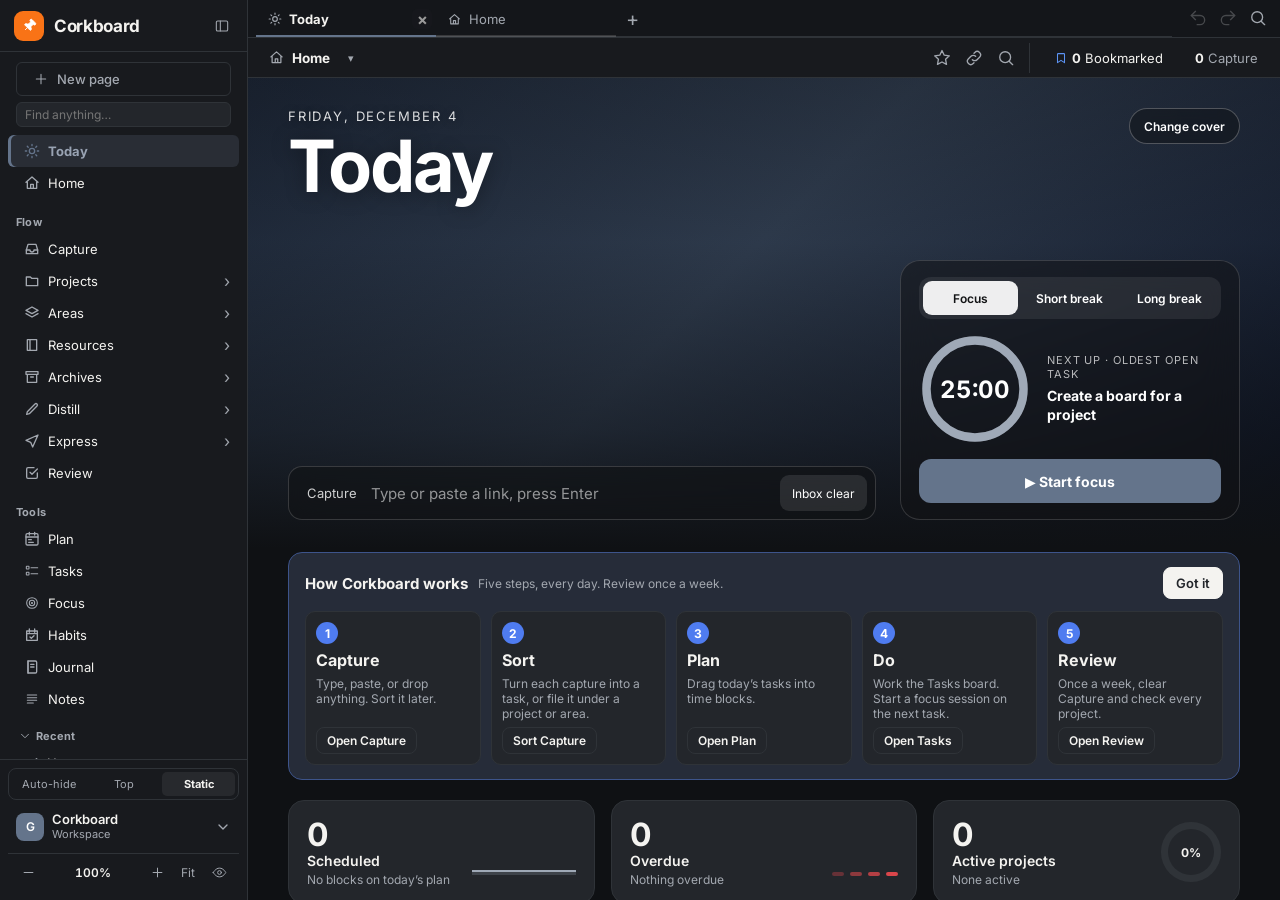
<file: index.html>
<!DOCTYPE html>
<html lang="en">
<head>
<meta charset="utf-8">
<meta name="viewport" content="width=device-width,initial-scale=1,maximum-scale=1,user-scalable=no,viewport-fit=cover">
<meta name="apple-mobile-web-app-capable" content="yes">
<meta name="mobile-web-app-capable" content="yes">
<meta name="apple-mobile-web-app-status-bar-style" content="default">
<meta name="apple-mobile-web-app-title" content="Corkboard">
<meta name="format-detection" content="telephone=no">
<link rel="apple-touch-icon" href="[data-uri]">
<link rel="icon" type="image/svg+xml" href="data:image/svg+xml,%3Csvg%20xmlns%3D%22http%3A//www.w3.org/2000/svg%22%20viewBox%3D%220%200%2064%2064%22%3E%3Crect%20width%3D%2264%22%20height%3D%2264%22%20rx%3D%2214%22%20fill%3D%22%23F97316%22/%3E%3Cg%20transform%3D%22rotate%2845%2032%2032%29%20translate%288%208%29%20scale%282%29%22%20fill%3D%22%23fff%22%20stroke%3D%22%23fff%22%20stroke-width%3D%221.4%22%20stroke-linejoin%3D%22round%22%20stroke-linecap%3D%22round%22%3E%3Cpath%20d%3D%22M12%2017v5%22/%3E%3Cpath%20d%3D%22M9%2010.76a2%202%200%200%201-1.11%201.79l-1.78.9A2%202%200%200%200%205%2015.24V16a1%201%200%200%200%201%201h12a1%201%200%200%200%201-1v-.76a2%202%200%200%200-1.11-1.79l-1.78-.9A2%202%200%200%201%2015%2010.76V7a1%201%200%200%201%201-1%202%202%200%200%200%200-4H8a2%202%200%200%200%200%204%201%201%200%200%201%201%201z%22/%3E%3C/g%3E%3C/svg%3E">
<link rel="manifest" href="data:application/manifest+json;charset=utf-8,%7B%22name%22%3A%22Corkboard%22%2C%22short_name%22%3A%22Corkboard%22%2C%22start_url%22%3A%22https%3A%2F%2Fgregorybozik.github.io%2Fcorkboard%2F%22%2C%22scope%22%3A%22https%3A%2F%2Fgregorybozik.github.io%2Fcorkboard%2F%22%2C%22display%22%3A%22standalone%22%2C%22background_color%22%3A%22%23ffffff%22%2C%22theme_color%22%3A%22%23ffffff%22%7D">
<meta name="theme-color" content="#ffffff">
<title>Corkboard</title>
<link rel="stylesheet" id="appstyle" href="styles.css?v=ce1cefb065">
</head>
<body class="app-root">
<div id="app">
  <aside id="sidebar">
    <div class="sb-head"><div class="logo sb-logo" id="sbLogo" title="Home">C</div><span class="sb-name">Corkboard</span><button class="ib sb-collapse" id="btnSideClose" title="Collapse sidebar (Ctrl/⌘ \)"></button></div>
    <div class="sb-scroll" id="sbDyn"></div>
    <div class="sb-foot">
      <button class="sb-item" id="btnSettings" title="Settings"></button>
      <button class="sb-item" id="btnView" title="View, zoom and present"></button>
      <button class="sb-item" id="btnExport" title="Export this board"></button>
      <button class="sb-item" id="tbTrash" title="Trash — drag cards here to delete"></button>
      <button class="sb-item" id="btnHelp" title="Keyboard shortcuts"></button>
    </div>
  </aside>
  <div id="sbScrim"></div>
  <div id="appmain">
    <div id="tabbar"></div>
    <header id="topbar">
      <button class="ib" id="btnSide" title="Toggle sidebar (Ctrl/⌘ \)"></button>
      <div class="crumbs" id="crumbs"></div>
      <div class="top-actions">
        <button class="ib" id="btnUndo" title="Undo (Ctrl/⌘ Z)"></button>
        <button class="ib" id="btnRedo" title="Redo (Shift Ctrl/⌘ Z)"></button>
        <button class="ib" id="btnSearch" title="Search"></button>
      </div>
    </header>
    <div id="titlebar">
      <div></div>
      <h1 id="boardTitle" title="Rename board"></h1>
      <div class="title-actions"></div>
    </div>
    <main id="main">
      <div id="viewport" tabindex="-1">
        <div id="world">
          <div id="cards"></div>
          <svg id="lines" xmlns="http://www.w3.org/2000/svg"></svg>
          <svg id="inklayer" xmlns="http://www.w3.org/2000/svg"></svg>
        </div>
        <div id="marquee"></div>
        <button id="unsortedBadge"></button>
      </div>
      <nav id="toolbar"></nav>
    </main>
  </div>
</div>
<div id="toast"></div>
<input type="file" id="filePick" hidden multiple>
<script src="app.js?v=d8f0c7dfa4"></script>
</body>
</html>
</file>
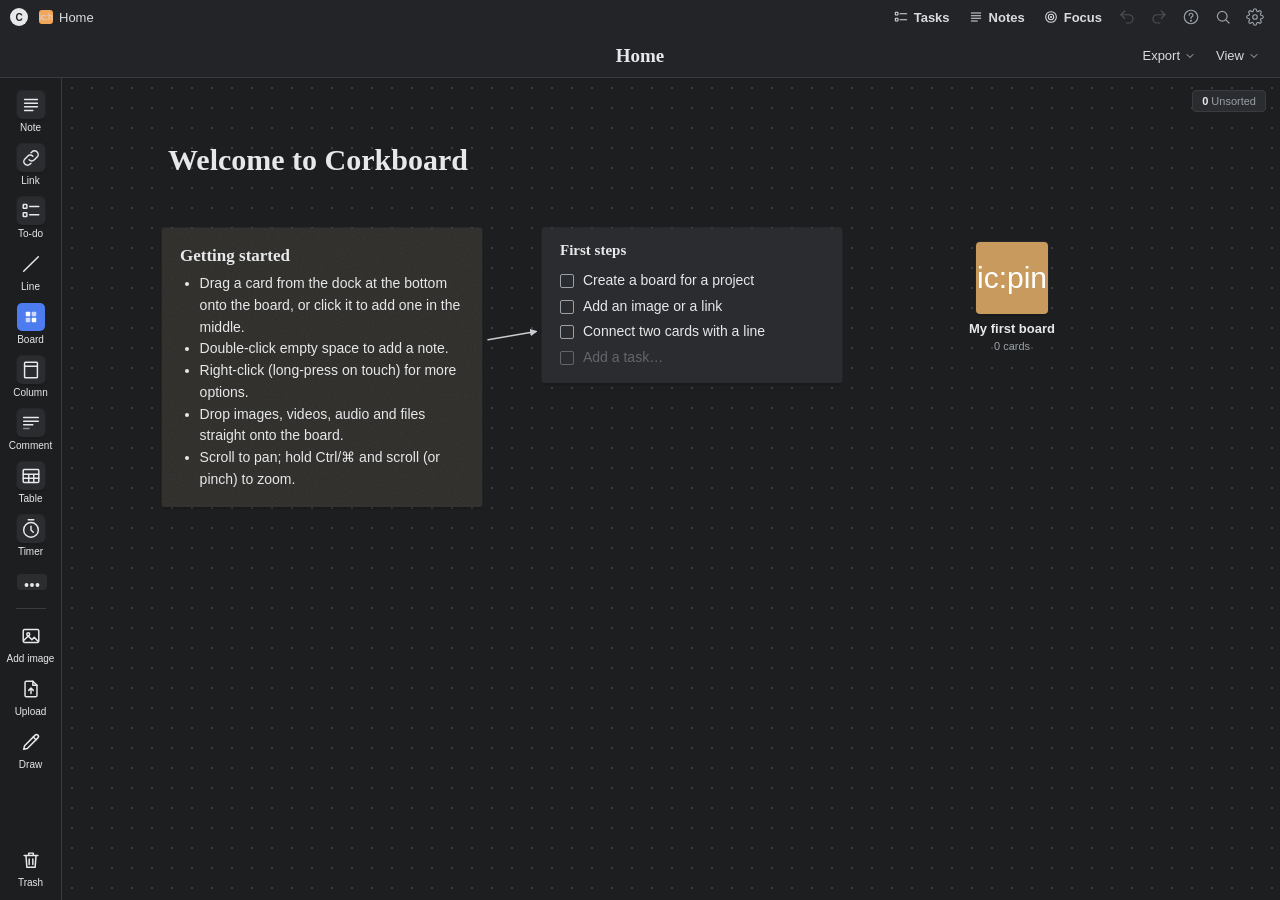
<file: Corkboard-v1.4.html>
<!DOCTYPE html>
<html lang="en">
<head>
<meta charset="utf-8">
<meta name="viewport" content="width=device-width,initial-scale=1,maximum-scale=1,user-scalable=no,viewport-fit=cover">
<meta name="apple-mobile-web-app-capable" content="yes">
<meta name="theme-color" content="#ffffff">
<title>Corkboard</title>
<style id="appstyle">.app-root{
  --canvas:#ebeced; --dot:#c4c7ca; --card:#ffffff; --text:#2b2d30; --muted:#8b9096; --line:#e1e3e6;
  --bar:#ffffff; --bar-text:#3a3d41; --tb:#ebeced; --hover:rgba(0,0,0,.05); --sel:#3d7cf5; --accent:#e0703a;
  --menu:#ffffff; --shadow:0 1px 2px rgba(0,0,0,.09),0 0 0 1px rgba(0,0,0,.035);
  --shadow-lg:0 8px 28px rgba(0,0,0,.16),0 0 0 1px rgba(0,0,0,.06);
  --serif:"Iowan Old Style","Palatino Linotype",Georgia,"Times New Roman",serif;
  --sans:-apple-system,BlinkMacSystemFont,"Segoe UI",Inter,Helvetica,Arial,sans-serif;
  --mono:ui-monospace,SFMono-Regular,Menlo,Consolas,monospace;
  --phc:#b9bdc2; --colbody:#f1f2f3; --link:#d0602d;
  --v-s1:#2a78d6; --v-s2:#eb6834; --v-s3:#1baf7a; --v-s4:#eda100; --v-urg:#e34948; --v-imp:#eda100; --v-oth:#c3c1ba; --v-crit:#d03b3b; --v-grid:#e6e5e1; --v-ax:#8b8a85;
  font-family:var(--sans); color:var(--text);
}
.app-root.dark{
  --canvas:#1d1e20; --dot:#3a3c40; --card:#2a2c2f; --text:#e7e8ea; --muted:#9aa0a7; --line:#393b3f;
  --bar:#232427; --bar-text:#d9dbde; --tb:#1d1e20; --hover:rgba(255,255,255,.07); --menu:#2c2e31;
  --shadow:0 1px 2px rgba(0,0,0,.5),0 0 0 1px rgba(255,255,255,.05);
  --shadow-lg:0 10px 30px rgba(0,0,0,.55),0 0 0 1px rgba(255,255,255,.08);
  --phc:#62666c; --colbody:#232527; --link:#f08a52;
  --v-s1:#3987e5; --v-s2:#d95926; --v-s3:#199e70; --v-s4:#c98500; --v-urg:#d03b3b; --v-imp:#c98500; --v-oth:#5a5955; --v-crit:#d03b3b; --v-grid:#33332f; --v-ax:#9a9993;
}
*{box-sizing:border-box}
html,body{margin:0;height:100%;overflow:hidden;overscroll-behavior:none}
body{background:var(--canvas);-webkit-font-smoothing:antialiased}
button{font:inherit;color:inherit;background:none;border:0;cursor:pointer;padding:0}
input,textarea,select{font:inherit;color:inherit}
svg{display:block}
#app{position:fixed;inset:0;display:flex;flex-direction:column}

/* top bar */
#topbar{height:34px;display:flex;align-items:center;justify-content:space-between;padding:0 10px;background:var(--bar);color:var(--bar-text);font-size:13px;flex:none;gap:10px}
.crumbs{display:flex;align-items:center;gap:6px;min-width:0;overflow:hidden;white-space:nowrap}
.logo{width:18px;height:18px;border-radius:50%;background:var(--text);color:var(--bar);display:grid;place-items:center;font:700 10px var(--sans);flex:none}
.crumb{display:flex;align-items:center;gap:6px;padding:3px 5px;border-radius:4px;cursor:pointer;min-width:0}
.crumb:hover{background:var(--hover)}
.crumb .ci{width:14px;height:14px;border-radius:3px;flex:none;display:grid;place-items:center;font-size:9px}
.crumb span{overflow:hidden;text-overflow:ellipsis}
.crumb-sep{color:var(--muted)}
.top-actions{display:flex;align-items:center;gap:2px;flex:none}
.ib{width:30px;height:28px;display:grid;place-items:center;border-radius:5px;color:var(--muted)}
.ib:hover{background:var(--hover);color:var(--text)}
.ib:disabled{opacity:.35;cursor:default;background:none}
.ib svg{width:18px;height:18px}
.ib.on{color:var(--sel)}

#titlebar{height:44px;display:grid;grid-template-columns:1fr auto 1fr;align-items:center;padding:0 12px;background:var(--bar);border-bottom:1px solid var(--line);flex:none}
#boardTitle{margin:0;font:600 19px var(--serif);text-align:center;padding:2px 8px;border-radius:4px;outline:none;max-width:50vw;overflow:hidden;text-overflow:ellipsis;white-space:nowrap;cursor:text}
#boardTitle:hover{background:var(--hover)}
.title-actions{justify-self:end;display:flex;gap:4px}
.tbtn{display:flex;align-items:center;gap:4px;font-size:13px;padding:5px 8px;border-radius:5px;color:var(--bar-text)}
.tbtn:hover{background:var(--hover)}
.tbtn svg{width:12px;height:12px}
.tbtn .ic-m{display:none}
.tbtn .ic-m svg{width:18px;height:18px}

#main{flex:1;display:flex;min-height:0;position:relative}
/* left toolbar */
#toolbar{width:62px;flex:none;background:var(--tb);border-right:1px solid var(--line);display:flex;flex-direction:column;align-items:center;padding:8px 0;gap:2px;overflow-y:auto;overflow-x:hidden;z-index:30;scrollbar-width:none}
#toolbar::-webkit-scrollbar{display:none}
.tool{width:58px;padding:5px 0 4px;display:flex;flex-direction:column;align-items:center;gap:3px;border-radius:6px;color:var(--text);font-size:10px;line-height:1.1;user-select:none;-webkit-user-select:none;touch-action:none;flex:none;text-align:center}
.tool:hover{background:var(--hover)}
.tool.active{background:var(--hover);box-shadow:inset 0 0 0 1.5px var(--sel)}
.tool .ti{width:28px;height:28px;display:grid;place-items:center;border-radius:5px}
.tool .ti svg{width:22px;height:22px}
.tool .ti.boxed{background:var(--card);box-shadow:var(--shadow)}
.tool .ti.blue{background:#4c7cf0;color:#fff}
.tool .ti.blue svg{width:18px;height:18px}
.tool .sw{width:22px;height:22px;border-radius:4px;border:1px solid rgba(0,0,0,.15);position:relative;overflow:hidden;background:var(--card)}
.tool .sw.none::after{content:"";position:absolute;left:-4px;right:-4px;top:50%;height:2px;background:#e04646;transform:rotate(-45deg)}
.tb-sep{width:30px;height:1px;background:var(--line);margin:6px 0;flex:none}
.tb-spacer{flex:1;min-height:10px}
.tb-back{width:40px;height:22px;display:grid;place-items:center;color:var(--muted);border-radius:4px;flex:none}
.tb-back:hover{background:var(--hover)}
.tb-back svg{width:14px;height:14px}
.more-dots{width:30px;height:16px;border-radius:4px;display:grid;place-items:center;background:var(--hover)}
.tool-ghost{position:fixed;z-index:9999;pointer-events:none;opacity:.85;width:120px;height:70px;background:var(--card);box-shadow:var(--shadow-lg);display:grid;place-items:center;font-size:12px;color:var(--muted);transform:translate(-50%,-50%)}

/* viewport */
#viewport{outline:none;flex:1;position:relative;overflow:hidden;touch-action:none;background-color:var(--canvas);
  background-image:radial-gradient(circle,var(--dot) 1px,transparent 1.3px);background-size:20px 20px}
#viewport.nogrid{background-image:none}
#viewport.tool-line,#viewport.tool-draw{cursor:crosshair}
#viewport.panning{cursor:grabbing}
#viewport.space{cursor:grab}
#world{position:absolute;left:0;top:0;transform-origin:0 0;will-change:transform}
#cards{position:absolute;left:0;top:0}
#lines,#inklayer{position:absolute;left:0;top:0;width:1px;height:1px;overflow:visible;pointer-events:none}
#lines{z-index:100000}
#inklayer{z-index:100001}
#lines .hit{pointer-events:stroke;cursor:pointer}
#lines .lh{pointer-events:all;cursor:move}
#marquee{position:absolute;border:1px solid var(--sel);background:rgba(61,124,245,.08);display:none;pointer-events:none;z-index:5}
#unsortedBadge{position:absolute;right:14px;top:12px;z-index:20;font-size:11px;padding:4px 9px;border-radius:4px;border:1px solid var(--line);background:var(--card);color:var(--muted)}
#unsortedBadge b{color:var(--text)}
#unsortedBadge:hover{color:var(--text)}
.emptyhint{position:absolute;left:50%;top:42%;transform:translate(-50%,-50%);text-align:center;color:var(--muted);font-size:14px;pointer-events:none;z-index:1;line-height:1.6}
.emptyhint b{display:block;font:600 20px var(--serif);color:var(--text);margin-bottom:6px}

/* cards */
.card{position:absolute;background:var(--card);box-shadow:var(--shadow);border-radius:2px;font-size:14px;line-height:1.55;user-select:none;-webkit-user-select:none;touch-action:none;color:var(--text)}
.card.selected{outline:2px solid var(--sel);outline-offset:1px}
.card.editing{outline:2px solid var(--sel)}
.card.drop-target{outline:2px dashed var(--sel)}
.card.colored{background:color-mix(in srgb,var(--cc) 30%,var(--card))}
.card.colored.dark-color{background:var(--cc);color:#fff}
.card.colored.dark-color .muted,.card.colored.dark-color .board-count{color:rgba(255,255,255,.75)}
.card.dragging{box-shadow:var(--shadow-lg);opacity:.96}
.card [contenteditable="true"],.card [contenteditable="plaintext-only"]{user-select:text;-webkit-user-select:text;outline:none;cursor:text}
[data-ph]:empty::before{content:attr(data-ph);color:var(--phc);pointer-events:none}
.resize{position:absolute;right:-6px;bottom:-6px;width:14px;height:14px;cursor:nwse-resize;display:none;z-index:3}
.resize::after{content:"";position:absolute;right:5px;bottom:5px;width:7px;height:7px;border-right:2px solid var(--sel);border-bottom:2px solid var(--sel)}
.card.selected>.resize{display:block}
.lock-ind{position:absolute;right:4px;top:4px;width:16px;height:16px;color:var(--muted);opacity:.7}
.lock-ind svg{width:14px;height:14px}
.labels{display:flex;flex-wrap:wrap;gap:4px;padding:8px 12px 0}
.label{font-size:10.5px;font-weight:600;color:#fff;padding:1px 7px;border-radius:9px;line-height:1.6}
.reacts{display:flex;flex-wrap:wrap;gap:4px;padding:0 12px 10px}
.react{font-size:12px;padding:1px 7px;border-radius:10px;border:1px solid var(--line);background:var(--card)}
.caption{padding:8px 14px 10px;font-size:12.5px;color:var(--muted);min-height:1em}
.cmt-badge{position:absolute;right:-10px;top:-10px;display:flex;align-items:center;gap:3px;background:var(--sel);color:#fff;font-size:10px;font-weight:600;padding:2px 6px 2px 4px;border-radius:10px;z-index:4}
.cmt-badge svg{width:12px;height:12px}

.rt h1{font:600 22px/1.3 var(--serif);margin:.2em 0 .35em}
.rt h2{font:600 17px/1.35 var(--serif);margin:.2em 0 .3em}
.rt p,.rt div{margin:0}
.rt ul,.rt ol{margin:.2em 0;padding-left:1.4em}
.rt blockquote{margin:.3em 0;padding-left:10px;border-left:3px solid var(--line);color:var(--muted)}
.rt pre,.rt code{font-family:var(--mono);font-size:12.5px;background:var(--hover);border-radius:3px}
.rt pre{padding:8px 10px;white-space:pre-wrap;margin:.3em 0}
.rt code{padding:1px 4px}
.rt a{color:var(--link)}
.rt mark{background:#fff3a0;color:inherit;padding:0 1px}
.dark .rt mark{background:#6b5d12}
.note-body{padding:14px 18px;min-height:52px;word-wrap:break-word;overflow-wrap:anywhere}

/* link */
.link-empty{display:flex;align-items:center;gap:8px;padding:12px 14px;color:var(--muted)}
.link-empty svg{width:18px;height:18px;flex:none}
.link-empty input,.inline-input{flex:1;border:0;outline:0;background:transparent;font-size:13.5px;min-width:0}
.link-img{display:block;background:#202124;overflow:hidden}
.link-img img{width:100%;display:block;max-height:420px;object-fit:cover}
.link-body{padding:12px 16px 14px}
.link-url{display:flex;align-items:center;gap:6px;font-size:11px;color:var(--muted);overflow:hidden;white-space:nowrap}
.link-url img,.link-url svg{width:13px;height:13px;flex:none;border-radius:2px}
.link-url span{overflow:hidden;text-overflow:ellipsis}
.link-title{display:block;margin-top:6px;font-weight:600;color:var(--link);text-decoration:underline;cursor:pointer;word-break:break-word}
.link-desc{margin-top:8px;font-size:12.5px;line-height:1.6;word-break:break-word}

/* todo */
.todo{padding:14px 18px 12px}
.todo-title{font:600 15px var(--serif);margin-bottom:8px;min-height:1.2em}
.todo-item{display:flex;align-items:flex-start;gap:9px;padding:2px 0}
.chk{width:14px;height:14px;margin-top:4px;flex:none;border:1.5px solid var(--muted);border-radius:2px;display:grid;place-items:center;color:#fff}
.chk svg{width:10px;height:10px}
.todo-item.done .chk{background:var(--sel);border-color:var(--sel)}
.todo-item.done .todo-text{text-decoration:line-through;color:var(--muted)}
.todo-text{flex:1;min-height:1.4em;word-break:break-word}
.todo-text.ph{color:var(--phc);cursor:text}
.chk.ghost{opacity:.5}

/* board tile */
.card.t-board{background:transparent!important;box-shadow:none}
.card.t-board.selected{outline-offset:3px}
.board-tile{display:flex;flex-direction:column;align-items:center;padding:4px 2px;text-align:center}
.board-icon{width:72px;height:72px;border-radius:4px;display:grid;place-items:center;font-size:30px;box-shadow:var(--shadow);cursor:pointer;color:#fff}
.board-name{margin-top:7px;font-size:13px;font-weight:600;line-height:1.3;word-break:break-word;min-width:20px}
.board-count{font-size:11px;color:var(--muted)}

/* column */
.col-head{padding:14px 12px 8px;text-align:center}
.card.colored .col-head{background:color-mix(in srgb,var(--cc) 45%,var(--card))}
.card.t-column.colored{background:var(--card)}
.col-title{font:600 16px var(--serif);min-height:1.3em}
.col-count{font-size:11px;color:var(--muted)}
.col-body{padding:6px;display:flex;flex-direction:column;gap:6px;min-height:56px}
.col-body.empty{margin:6px;background:var(--colbody);min-height:54px}
.col-body .card{position:relative;left:auto!important;top:auto!important;width:auto!important;z-index:auto!important}
.col-drop{height:4px;background:var(--sel);border-radius:2px;margin:-5px 0}

/* comment */
.cmt{padding:10px 12px}
.msg{display:flex;gap:8px;padding:4px 0 8px}
.msg .mt{flex:1;min-width:0}
.msg .mh{font-size:11px;color:var(--muted)}
.msg .mh b{color:var(--text);font-weight:600;margin-right:4px}
.msg .mx{font-size:13px;word-break:break-word;white-space:pre-wrap}
.msg .del{opacity:0;color:var(--muted);font-size:14px;width:16px}
.msg:hover .del{opacity:1}
.avatar{width:24px;height:24px;border-radius:50%;background:#7a8696;color:#fff;font-size:11px;font-weight:700;display:grid;place-items:center;flex:none}
.cmt-compose{display:flex;align-items:center;gap:8px}
.cmt-compose input{flex:1;min-width:0;border:1px solid var(--line);background:var(--card);border-radius:3px;padding:6px 8px;font-size:12.5px;outline:none}
.cmt-compose button{font-size:12px;color:var(--sel);font-weight:600;padding:4px}

/* table */
.tbl-wrap{padding:10px;overflow-x:auto}
.tbl{border-collapse:collapse;width:100%;font-size:13px;table-layout:fixed}
.tbl td,.tbl th{border:1px solid var(--line);padding:5px 7px;height:30px;vertical-align:top;min-height:1.5em;word-break:break-word;text-align:left}
.tbl th{background:var(--hover);font-weight:600}
.tbl td.cur,.tbl th.cur{box-shadow:inset 0 0 0 2px var(--sel)}

/* sketch, ink */
.sketch-area{width:100%;height:100%;background:var(--card);position:relative}
.card.t-sketch{overflow:hidden}
.sketch-area svg,.ink-svg{width:100%;height:100%}
.card.sketching{outline:2px solid #e0703a;cursor:crosshair}
.card.t-ink{background:transparent!important;box-shadow:none}
.card.t-ink svg{width:100%;height:auto}

/* swatch */
.swatch-color{height:110px}
.swatch-info{padding:8px 12px 10px}
.swatch-hex{font:600 13px var(--mono)}
.swatch-rgb{font-size:11px;color:var(--muted)}

/* document */
.doc-tile{padding:14px 16px;display:flex;flex-direction:column;gap:6px}
.doc-icon{width:30px;height:36px;color:var(--sel)}
.doc-icon svg{width:30px;height:36px}
.doc-title{font:600 15px var(--serif);line-height:1.3}
.doc-snip{font-size:12px;color:var(--muted);max-height:4.6em;overflow:hidden}
.doc-open{align-self:flex-start;font-size:12px;color:var(--sel);font-weight:600}

/* media */
.upload-prompt{display:flex;flex-direction:column;align-items:center;justify-content:center;gap:4px;padding:26px 14px;color:var(--muted);font-size:13px;cursor:pointer;text-align:center;border:1.5px dashed var(--line);margin:8px;height:calc(100% - 16px);min-height:110px}
.upload-prompt svg{width:24px;height:24px}
.upload-prompt .small{font-size:11px}
.upload-prompt:hover{color:var(--text)}
.img-wrap{position:relative}
.img-wrap img{width:100%;display:block;pointer-events:none}
.img-ann{position:absolute;inset:0;width:100%;height:100%}
.card.t-image.nobg{background:transparent!important;box-shadow:none}
.card.t-image.colored{background:var(--card);border:5px solid var(--cc)}
.media-file{padding:12px 14px;display:flex;flex-direction:column;gap:8px}
.mf-name{display:flex;align-items:center;gap:8px;font-size:13px;font-weight:600;word-break:break-all}
.mf-name svg{width:18px;height:18px;flex:none}
.media-file audio{width:100%;height:36px}
.card video{width:100%;display:block;background:#000}
.video-wrap,.map-wrap{position:relative;width:100%}
.video-wrap{aspect-ratio:16/9}
.video-wrap iframe{position:absolute;inset:0;width:100%;height:100%;border:0}
.card:not(.selected) .map-wrap iframe{pointer-events:none}
body.ptr-busy iframe,body.ptr-busy video{pointer-events:none!important}
.video-bar{cursor:grab}
.video-bar .vbtn,.video-bar input{cursor:pointer}
.video-empty,.map-empty{display:flex;flex-direction:column;gap:10px;padding:16px;color:var(--muted);font-size:13px}
.video-empty input,.map-empty input{border:1px solid var(--line);background:var(--card);border-radius:3px;padding:7px 9px;outline:none;font-size:13px}
.btn{font-size:12.5px;padding:6px 11px;border-radius:4px;background:var(--hover);color:var(--text);font-weight:600}
.btn:hover{background:color-mix(in srgb,var(--sel) 15%,transparent)}
.btn.primary{background:var(--sel);color:#fff}
.btn.danger{background:#e04646;color:#fff}
.card.t-map{display:flex;flex-direction:column;overflow:hidden}
.map-wrap{flex:1;display:flex;flex-direction:column;min-height:0}
.map-wrap iframe{flex:1;width:100%;border:0;min-height:0}
.map-label{display:flex;justify-content:space-between;gap:8px;padding:7px 12px;font-size:12px;border-top:1px solid var(--line)}
.map-label span{overflow:hidden;text-overflow:ellipsis;white-space:nowrap}
.map-label a{color:var(--sel);flex:none}
.file-tile{display:flex;align-items:center;gap:12px;padding:12px 14px}
.file-ext{width:38px;height:46px;border-radius:3px;background:var(--sel);color:#fff;display:grid;place-items:center;font:700 10px var(--sans);text-transform:uppercase;flex:none}
.file-meta{flex:1;min-width:0}
.file-name{font-size:13px;font-weight:600;word-break:break-all}
.file-size{font-size:11px;color:var(--muted)}
.file-tile button{width:30px;height:30px;border-radius:5px;display:grid;place-items:center;color:var(--muted)}
.file-tile button:hover{background:var(--hover);color:var(--text)}
.file-tile button svg{width:18px;height:18px}

/* video */
.icn{display:inline-flex}
.video-card{display:flex;flex-direction:column}
.video-bar{display:flex;align-items:center;gap:4px;padding:5px 6px;border-top:1px solid var(--line);font-size:12px;min-width:0}
.vbtn{display:flex;align-items:center;gap:4px;padding:4px 7px;border-radius:4px;font-size:12px;font-weight:600;white-space:nowrap;flex:none}
.vbtn:hover{background:var(--hover)}
.vbtn svg{width:15px;height:15px}
.vtitle{flex:1;min-width:0;overflow:hidden;text-overflow:ellipsis;white-space:nowrap;color:var(--muted);text-align:right;font-size:11.5px}
.vtc{display:none}
.vtime{font:12px var(--mono);color:var(--muted);padding:0 4px;white-space:nowrap}
.vscrub{flex:1;min-width:60px}
.card.theater .vtc{display:flex}
.card.theater .vtitle{display:none}
.card.theater .video-bar{padding:8px 10px;gap:6px;flex-wrap:wrap}
.card.theater .vbtn{font-size:13px;padding:6px 10px}
.card.theater{box-shadow:0 24px 70px rgba(0,0,0,.4);outline:none!important}
.card.theater iframe{pointer-events:auto!important}
.theater-on #cards>.card:not(.theater){opacity:.07;pointer-events:none;transition:opacity .2s}
.theater-on #lines,.theater-on #inklayer,.theater-on .emptyhint{display:none}
.theater-on .card.theater>.resize,.theater-on .card.theater>.labels,.theater-on .card.theater>.reacts,.theater-on .card.theater>.caption,.theater-on .card.theater>.cmt-badge{display:none}
.video-warn{font-size:11.5px;line-height:1.45;padding:8px 10px;background:#fff4e5;color:#8a5300}
.dark .video-warn{background:#3d2e14;color:#f4c27a}
.ts-chip{position:absolute;left:8px;top:8px;background:rgba(0,0,0,.68);color:#fff;font:600 11px var(--sans);padding:3px 8px;border-radius:10px;z-index:2}
.ts-chip:hover{background:var(--sel)}
@media (max-width:700px){.vbtn .vtl,.vbtn span:not(.icn){display:none}}

/* heading */
.card.t-heading{background:transparent;box-shadow:none}
.card.t-heading.colored{background:transparent;color:var(--cc)}
.card.t-heading.colored.dark-color{background:transparent;color:var(--cc)}
.heading-text{font:700 30px/1.2 var(--serif);padding:4px 6px;min-height:1.2em;word-break:break-word}

/* menus / popovers */
.menu,.pop{position:fixed;z-index:20000;background:var(--menu);box-shadow:var(--shadow-lg);border-radius:6px;font-size:13px;color:var(--text)}
.menu{min-width:190px;padding:5px}
.mi{display:flex;align-items:center;gap:10px;padding:5px 9px;border-radius:4px;cursor:pointer;white-space:nowrap}
.mi:hover,.mi.open{background:var(--hover)}
.mi.disabled{opacity:.4;pointer-events:none}
.mi .lbl{flex:1}
.mi .kbd{font-size:10px;color:var(--muted);border:1px solid var(--line);border-radius:3px;padding:0 4px}
.mi .arrow{color:var(--muted)}
.mi svg{width:15px;height:15px;color:var(--muted)}
.menu .sep{height:1px;background:var(--line);margin:4px 2px}
.menu-info{display:flex;gap:8px;align-items:center;padding:6px 9px 4px;font-size:11px;color:var(--muted);line-height:1.4}
.menu-h{padding:7px 9px 3px;font-size:12px;font-weight:700}
.pop{padding:10px;min-width:180px;max-width:320px}
.pop h4{margin:0 0 8px;font-size:12px;font-weight:700}
.pop .row{display:flex;gap:6px;align-items:center;margin-top:6px}
.pop input[type=text],.pop input[type=url],.pop textarea,.pop select{width:100%;border:1px solid var(--line);background:var(--card);border-radius:4px;padding:6px 8px;font-size:12.5px;outline:none}
.pop textarea{resize:vertical;min-height:60px}
.pal{display:grid;grid-template-columns:repeat(5,24px);gap:6px}
.pal button{width:24px;height:24px;border-radius:4px;border:1px solid rgba(0,0,0,.15);position:relative;overflow:hidden}
.pal button.cur{box-shadow:0 0 0 2px var(--menu),0 0 0 4px var(--sel)}
.pal button.none{background:var(--card)}
.pal button.none::after{content:"";position:absolute;left:-4px;right:-4px;top:50%;height:2px;background:#e04646;transform:rotate(-45deg)}
.pal-sep{height:1px;background:var(--line);margin:10px 0}
.custom-color{display:flex;align-items:center;gap:8px;margin-top:10px;font-size:12px;border:1px solid var(--line);border-radius:4px;padding:5px 8px;cursor:pointer;position:relative}
.custom-color input{position:absolute;inset:0;opacity:0;cursor:pointer}
.rainbow{width:14px;height:14px;border-radius:50%;background:conic-gradient(red,yellow,lime,cyan,blue,magenta,red)}
.emoji-grid{display:grid;grid-template-columns:repeat(6,32px);gap:4px}
.emoji-grid button{width:32px;height:32px;border-radius:5px;font-size:18px}
.emoji-grid button:hover,.emoji-grid button.cur{background:var(--hover)}
.lab-row{display:flex;align-items:center;gap:8px;padding:4px 2px;cursor:pointer;border-radius:4px}
.lab-row:hover{background:var(--hover)}
.lab-row .dot{width:12px;height:12px;border-radius:50%}
.lab-row .ck{margin-left:auto;width:14px;color:var(--sel)}
.seg{display:flex;gap:4px}
.seg button{flex:1;padding:5px 8px;border-radius:4px;background:var(--hover);font-size:12px}
.seg button.cur{background:var(--sel);color:#fff}
.toggle{width:30px;height:17px;border-radius:9px;background:var(--line);position:relative;flex:none;transition:background .15s}
.toggle::after{content:"";position:absolute;left:2px;top:2px;width:13px;height:13px;border-radius:50%;background:#fff;transition:left .15s;box-shadow:0 1px 2px rgba(0,0,0,.3)}
.toggle.on{background:var(--sel)}
.toggle.on::after{left:15px}

/* dropdown panels */
.dd{position:fixed;z-index:20000;background:var(--menu);box-shadow:var(--shadow-lg);border-radius:7px;font-size:13px;width:250px;padding:6px 0}
.dd-h{padding:8px 14px 4px;font-weight:700;font-size:12.5px}
.dd-sub{padding:0 14px 6px;font-size:11.5px;color:var(--muted)}
.dd-item{display:flex;align-items:center;gap:8px;padding:6px 14px;cursor:pointer;font-size:12.5px}
.dd-item:hover{background:var(--hover)}
.dd-item svg{width:14px;height:14px;color:var(--muted)}
.dd-sep{height:1px;background:var(--line);margin:6px 0}
.dd-row{display:flex;align-items:center;gap:8px;padding:6px 14px;font-size:12px}
.zoom-row{display:flex;align-items:center;gap:8px;padding:6px 14px}
.zoom-row input[type=range]{flex:1}
.zoom-row .zb{width:24px;height:24px;border:1px solid var(--line);border-radius:4px;display:grid;place-items:center}
.zoom-pct{font-size:11.5px;width:40px;text-align:center;border:1px solid var(--line);border-radius:4px;padding:2px}
.dd .wide{display:block;margin:6px 14px;width:calc(100% - 28px);text-align:center;padding:6px;border:1px solid var(--line);border-radius:5px;font-size:12.5px}
.dd .wide.dark{background:var(--text);color:var(--bar);border-color:var(--text)}

/* side panels */
.side{position:fixed;right:0;top:78px;bottom:0;width:330px;max-width:100vw;z-index:15000;background:var(--menu);box-shadow:var(--shadow-lg);display:flex;flex-direction:column;font-size:13px}
.side-h{display:flex;align-items:center;justify-content:space-between;padding:12px 14px;border-bottom:1px solid var(--line);font-weight:700}
.side-b{flex:1;overflow:auto;padding:10px 14px}
.side-f{padding:10px 14px;border-top:1px solid var(--line);display:flex;gap:8px;flex-wrap:wrap}
.trow{display:flex;align-items:center;gap:10px;padding:8px 0;border-bottom:1px solid var(--line)}
.trow .tt{flex:1;min-width:0}
.trow .tt div:first-child{font-weight:600;overflow:hidden;text-overflow:ellipsis;white-space:nowrap}
.trow .tt div:last-child{font-size:11px;color:var(--muted)}
.trow .ticon{width:30px;height:30px;border-radius:4px;background:var(--hover);display:grid;place-items:center;flex:none;overflow:hidden}
.trow .ticon img{width:100%;height:100%;object-fit:cover}
.trow .ticon svg{width:16px;height:16px;color:var(--muted)}
.uitem{touch-action:none;cursor:grab}
.muted{color:var(--muted)}
.search-res{max-height:60vh;overflow:auto}
.sr{display:flex;align-items:center;gap:10px;padding:7px 14px;cursor:pointer}
.sr:hover{background:var(--hover)}
.sr .ticon{width:28px;height:28px;border-radius:4px;display:grid;place-items:center;flex:none;font-size:14px;background:var(--hover)}
.sr .ticon svg{width:15px;height:15px;color:var(--muted)}
.sr .tt{min-width:0;flex:1}
.sr .tt div{overflow:hidden;text-overflow:ellipsis;white-space:nowrap}
.sr .tt div:last-child{font-size:11px;color:var(--muted)}
.sr-group{padding:8px 14px 2px;font-size:11px;color:var(--muted);font-weight:600}
.search-top{padding:6px 10px}
.search-top input{width:100%;border:1.5px solid var(--sel);border-radius:5px;padding:6px 9px;outline:none;background:var(--card);font-size:13px}
.search-filters{display:flex;gap:6px;padding:4px 10px 6px}
.search-filters select{border:0;background:transparent;font-size:12px;color:var(--text);cursor:pointer}

/* modal + doc editor */
.modal-bg{position:fixed;inset:0;z-index:25000;background:rgba(0,0,0,.4);display:grid;place-items:center;padding:16px}
.modal{background:var(--menu);border-radius:8px;box-shadow:var(--shadow-lg);max-width:560px;width:100%;max-height:90vh;overflow:auto;padding:20px;font-size:13px}
.modal h3{margin:0 0 12px;font:600 18px var(--serif)}
.kb{display:grid;grid-template-columns:1fr auto;gap:6px 16px}
.kb kbd{font:11px var(--mono);border:1px solid var(--line);border-radius:3px;padding:1px 5px;background:var(--hover)}
.docedit{position:fixed;inset:0;z-index:24000;background:var(--canvas);display:flex;flex-direction:column}
.docedit-bar{display:flex;align-items:center;gap:4px;padding:8px 12px;background:var(--bar);border-bottom:1px solid var(--line);flex-wrap:wrap}
.docedit-bar .ib{color:var(--text)}
.docedit-scroll{flex:1;overflow:auto;padding:30px 16px}
.docedit-page{max-width:760px;margin:0 auto;background:var(--card);box-shadow:var(--shadow);padding:48px 56px;min-height:80vh}
.docedit-title{font:700 30px/1.25 var(--serif);outline:none;margin-bottom:18px}
.docedit-body{outline:none;font-size:15px;line-height:1.7;min-height:50vh}
.lightbox{position:fixed;inset:0;z-index:25000;background:rgba(0,0,0,.86);display:grid;place-items:center}
.lightbox img{max-width:94vw;max-height:90vh}
.crop-stage{position:relative;display:inline-block;touch-action:none}
.crop-stage img{max-width:80vw;max-height:65vh;display:block}
.crop-box{position:absolute;border:2px solid #fff;box-shadow:0 0 0 9999px rgba(0,0,0,.5);cursor:move}
.crop-box i{position:absolute;width:14px;height:14px;background:#fff;border-radius:2px}
.crop-box i[data-h=nw]{left:-7px;top:-7px;cursor:nwse-resize}.crop-box i[data-h=ne]{right:-7px;top:-7px;cursor:nesw-resize}
.crop-box i[data-h=sw]{left:-7px;bottom:-7px;cursor:nesw-resize}.crop-box i[data-h=se]{right:-7px;bottom:-7px;cursor:nwse-resize}

#toast{position:fixed;left:50%;bottom:22px;transform:translateX(-50%) translateY(20px);background:#26282b;color:#fff;font-size:13px;padding:8px 14px;border-radius:6px;opacity:0;pointer-events:none;transition:.2s;z-index:30000;max-width:90vw}
#toast.show{opacity:1;transform:translateX(-50%)}

/* presentation */
.presenting #topbar,.presenting #titlebar,.presenting #toolbar,.presenting #unsortedBadge{display:none}
.presenting #viewport{background-image:none}
.presenting .card.selected{outline:none}
.present-exit{position:fixed;right:14px;top:14px;z-index:30000;background:rgba(0,0,0,.6);color:#fff;font-size:12px;padding:6px 12px;border-radius:5px}

/* mobile */
@media (max-width:700px){
  #main{flex-direction:column-reverse}
  #toolbar{width:100%;height:64px;flex-direction:row;padding:4px 6px;border-right:0;border-top:1px solid var(--line);overflow-x:auto;overflow-y:hidden;justify-content:flex-start}
  .tb-sep{width:1px;height:34px;margin:0 4px}
  .tb-spacer{display:none}
  .tool{width:52px}
  .tb-back{height:40px;width:28px}
  #titlebar{grid-template-columns:auto 1fr auto;height:40px}
  #titlebar>div:first-child{display:none}
  #boardTitle{text-align:left;font-size:16px;max-width:none}
  .tbtn span.tl{display:none}
  .tbtn .ic-m{display:block}
  .side{top:auto;height:70vh;width:100%;border-radius:12px 12px 0 0}
  .docedit-page{padding:24px 18px}
  .hide-m{display:none}
}
@media print{#topbar,#titlebar,#toolbar{display:none}}

/* tasks on cards */
.todo-item{position:relative}
.todo-main{flex:1;min-width:0}
.tline{position:absolute;left:-11px;top:3px;bottom:3px;width:3px;border-radius:2px;background:var(--tc)}
.tmeta{display:flex;flex-wrap:wrap;gap:4px;margin:2px 0 3px;cursor:pointer}
.tchip{font-size:10.5px;line-height:1.6;padding:0 6px;border-radius:9px;background:var(--hover);color:var(--muted);display:inline-flex;align-items:center;gap:3px;font-weight:600;white-space:nowrap}
.tchip svg{width:11px;height:11px}
.tchip.overdue{background:#fde3e3;color:#c62828}
.tchip.today{background:#fff1d6;color:#a35f00}
.dark .tchip.overdue{background:#4a1e1e;color:#ff9a9a}
.dark .tchip.today{background:#43320f;color:#f6c46a}
.tchip.urgent{background:#e04646;color:#fff}
.tchip.important{background:#e98a2e;color:#fff}
.tchip.tag{color:#fff}
.tchip .x{color:inherit;opacity:.8;margin-left:2px;font-size:12px;line-height:1}
.topen{opacity:0;width:20px;height:20px;color:var(--muted);flex:none;border-radius:4px;display:grid;place-items:center;margin-top:1px}
.topen svg{width:13px;height:13px}
.todo-item:hover .topen{opacity:1}
.topen:hover{background:var(--hover);color:var(--text)}
@media (hover:none){.topen{opacity:.55}}
.todo-item.done .tmeta{opacity:.55}

/* task details pop-up */
.modal.tm-wrap{max-width:640px;padding:18px 20px}
.tm-head{display:flex;gap:10px;align-items:flex-start}
.chk.big{width:20px;height:20px;margin-top:5px;border-radius:4px}
.chk.on{background:var(--sel);border-color:var(--sel)}
.tm-title{flex:1;font:600 19px/1.35 var(--serif);border:0;outline:0;background:transparent;resize:none;color:var(--text);padding:2px 0;overflow:hidden}
.tm-grid{display:grid;grid-template-columns:78px 1fr;gap:10px 12px;align-items:center;margin:14px 0 6px}
.tm-label{font-size:12px;color:var(--muted);font-weight:600}
.tm-row{display:flex;gap:6px;align-items:center;flex-wrap:wrap}
.tm-input{border:1px solid var(--line);background:var(--card);border-radius:5px;padding:5px 8px;font-size:13px;color:var(--text);outline:none;max-width:100%}
.mini{font-size:11.5px;padding:4px 8px;border-radius:5px;background:var(--hover);font-weight:600}
.mini:hover{background:color-mix(in srgb,var(--sel) 15%,transparent)}
.flagbtn{font-size:12px;font-weight:700;padding:5px 12px;border-radius:14px;border:1.5px solid var(--line);color:var(--muted)}
.flagbtn.important.on{background:var(--v-imp);border-color:var(--v-imp);color:#2a1d00}
.flagbtn.urgent.on{background:var(--v-urg);border-color:var(--v-urg);color:#fff}
.tm-colors{display:flex;flex-wrap:wrap;gap:5px}
.tm-colors .sw{width:22px;height:22px;border-radius:5px;border:1px solid rgba(0,0,0,.15);position:relative;overflow:hidden;background:var(--card)}
.tm-colors .sw.none::after{content:"";position:absolute;left:-4px;right:-4px;top:50%;height:2px;background:#e04646;transform:rotate(-45deg)}
.tm-colors .sw.cur{box-shadow:0 0 0 2px var(--menu),0 0 0 4px var(--sel)}
.tm-tags{display:flex;flex-wrap:wrap;gap:5px;align-items:center}
.tm-tags .tchip{font-size:11.5px;padding:2px 8px}
.tm-tagwrap{position:relative}
.tm-taginput{border:0;outline:0;background:transparent;font-size:13px;min-width:110px;padding:3px 2px;color:var(--text)}
.tm-sug{position:absolute;left:0;top:100%;z-index:5;background:var(--menu);box-shadow:var(--shadow-lg);border-radius:6px;padding:4px;min-width:180px;display:none}
.tm-sug .sug{display:flex;gap:8px;align-items:center;padding:5px 8px;border-radius:4px;cursor:pointer;font-size:12.5px}
.tm-sug .sug:hover{background:var(--hover)}
.tm-sug .dot{width:10px;height:10px;border-radius:50%}
.tm-sec{margin-top:16px}
.tm-sec h4{margin:0 0 6px;font-size:12px;color:var(--muted);text-transform:uppercase;letter-spacing:.04em}
.st-row{display:flex;gap:8px;align-items:center;padding:3px 0}
.st-row.moving{opacity:.6}
.st-row .chk{margin-top:0}
.st-row input{flex:1;border:0;background:transparent;outline:none;font-size:13.5px;color:var(--text);padding:3px 0}
.st-row.done input{text-decoration:line-through;color:var(--muted)}
.st-row .x,.tm-tags .x{color:var(--muted);font-size:15px;width:18px}
.st-handle{cursor:grab;color:var(--muted);touch-action:none;width:14px;display:grid;place-items:center;opacity:.6}
.st-handle svg{width:14px;transform:rotate(90deg)}
.st-add{width:100%;border:1px dashed var(--line);border-radius:5px;padding:6px 9px;background:transparent;outline:none;font-size:13px;margin-top:4px;color:var(--text)}
.tm-fbar{display:flex;gap:2px;margin-bottom:4px}
.tm-fbar .ib{width:28px;height:26px;color:var(--text)}
.tm-fbar .ib svg{width:15px;height:15px}
.tm-notes{border:1px solid var(--line);border-radius:6px;min-height:110px;max-height:40vh;overflow:auto;padding:10px 12px;outline:none;font-size:14px;line-height:1.6;background:var(--card)}
.tm-notes:focus{border-color:var(--sel)}
.tm-foot{display:flex;justify-content:space-between;align-items:center;gap:10px;margin-top:16px;flex-wrap:wrap;font-size:12px}
.btn.danger-ghost{background:transparent;color:#e04646;border:1px solid color-mix(in srgb,#e04646 40%,transparent)}

/* tasks dashboard */
#btnTasks{gap:5px;font-weight:600}
#btnTasks .ic-t svg{width:16px;height:16px;display:block}
.tasksview{position:fixed;inset:0;z-index:23000;background:var(--canvas);display:flex;flex-direction:column}
.tv-top{background:var(--bar);border-bottom:1px solid var(--line);flex:none}
.tv-head{display:flex;align-items:center;gap:12px;padding:8px 14px}
.tv-head h2{margin:0;font:600 20px var(--serif);flex:1;display:flex;align-items:baseline;gap:10px}
.tv-count{font:500 12px var(--sans);color:var(--muted)}
.tv-head-r{display:flex;gap:8px;align-items:center}
.tv-seg button{padding:5px 12px}
.tv-filters{display:flex;gap:8px;align-items:center;padding:0 14px 10px;flex-wrap:wrap}
.tv-search{flex:1;min-width:180px;max-width:340px;border:1px solid var(--line);background:var(--card);border-radius:6px;padding:6px 10px;font-size:13px;outline:none;color:var(--text)}
.tv-search:focus{border-color:var(--sel)}
.tv-sel{white-space:nowrap;border:1px solid var(--line);background:var(--card);border-radius:6px;padding:5px 8px;font-size:12.5px;color:var(--text);cursor:pointer;display:inline-flex;align-items:center}
.tv-done{display:flex;align-items:center;gap:7px;font-size:12.5px;cursor:pointer;user-select:none}
.tv-body{flex:1;overflow:auto;padding:14px}
.tv-body.mode-board{display:flex;flex-direction:column;overflow:hidden}
.tv-cols{display:flex;gap:12px;align-items:flex-start;overflow-x:auto;flex:1;padding-bottom:10px}
.tv-col{flex:0 0 300px;background:var(--colbody);border-radius:8px;max-height:100%;display:flex;flex-direction:column;border:1px solid var(--line)}
.tv-colhead{display:grid;grid-template-columns:1fr auto;padding:10px 10px 6px 12px;border-radius:8px 8px 0 0;background:var(--card)}
.tv-colhead .ib{grid-row:1/3;grid-column:2;width:26px;height:26px}
.tv-colhead .ib svg{width:14px;height:14px}
.tv-coltitle{font:600 15px var(--serif)}
.tv-colsub{font-size:11px;color:var(--muted)}
.tv-col .tv-rows{overflow-y:auto;padding:8px;display:flex;flex-direction:column;gap:6px;min-height:40px;flex:1}
.tv-add{margin:0 8px 8px;border:1px dashed var(--line);background:transparent;border-radius:6px;padding:7px 10px;font-size:13px;outline:none;color:var(--text)}
.tv-add:focus{border-style:solid;border-color:var(--sel);background:var(--card)}
.tv-row{position:relative;display:flex;gap:9px;align-items:flex-start;background:var(--card);border-radius:6px;padding:9px 10px 8px 12px;box-shadow:var(--shadow);cursor:pointer;user-select:none;-webkit-user-select:none;touch-action:pan-y}
.tv-row:hover{box-shadow:0 0 0 1.5px var(--sel)}
.tv-row .tline{left:4px;top:7px;bottom:7px}
.tv-row .chk{margin-top:3px}
.tv-row.done .tv-text{text-decoration:line-through;color:var(--muted)}
.tv-main{flex:1;min-width:0}
.tv-text{font-size:13.5px;line-height:1.45;word-break:break-word}
.tv-where{font-size:10.5px;color:var(--muted);align-self:center}
.tv-handle{position:absolute;right:4px;top:6px;width:16px;height:16px;color:var(--muted);opacity:0;touch-action:none;cursor:grab}
.tv-handle svg{width:14px;transform:rotate(90deg)}
.tv-row:hover .tv-handle{opacity:.6}
@media (hover:none){.tv-handle{opacity:.6}}
.tv-dragging{opacity:.35}
.tv-ghost{position:fixed;z-index:30000;pointer-events:none;box-shadow:var(--shadow-lg);transform:rotate(1.5deg);opacity:.95}
.tv-ind{height:3px;background:var(--sel);border-radius:2px;margin:-2px 0}
.tv-body.mode-list{max-width:900px;margin:0 auto;width:100%}
.tv-group{margin-bottom:18px}
.tv-ghead{padding:4px 2px 6px;font-size:13px}
.tv-group .tv-rows{display:flex;flex-direction:column;gap:6px;min-height:20px}
.tv-group .tv-add{margin:6px 0 0;width:100%}
.tv-empty{margin:60px auto;text-align:center;color:var(--muted);line-height:1.7;max-width:360px}
.tv-empty b{display:block;color:var(--text);font:600 18px var(--serif)}
.tv-hint{font-size:12px;text-align:center;margin-top:10px}
@media (max-width:700px){
  .tv-head{flex-wrap:wrap}
  .tv-head h2{font-size:18px}
  .tv-filters{flex-wrap:nowrap;overflow-x:auto}
  .tv-search{min-width:150px}
  .tv-col{flex-basis:85vw}
  .tv-cols{scroll-snap-type:x mandatory}
  .tv-col{scroll-snap-align:start}
  .tm-grid{grid-template-columns:1fr}
  .tm-label{margin-top:4px}
  #btnTasks .tl{display:none}
}

/* round 2: flags, progress, handle, preview */
.todo-line{display:flex;align-items:flex-start;gap:4px}
.todo-line .todo-text{flex:1}
.tflags{display:inline-flex;gap:1px;flex:none;margin-top:3px}
.tflag{width:14px;height:14px;display:inline-grid;place-items:center}
.tflag svg{width:13px;height:13px}
.tflag.urgent{color:var(--v-urg)}
.tflag.important{color:var(--v-imp)}
.tv-text .tflags{margin-right:4px;vertical-align:-2px}
.tprog{display:inline-flex;align-items:center;gap:6px;font-size:10.5px;font-weight:600;color:var(--muted);white-space:nowrap}
.tprog-track{width:56px;height:5px;border-radius:3px;background:var(--hover);overflow:hidden;display:inline-block}
.tprog-fill{display:block;height:100%;background:var(--v-s1);border-radius:3px;transition:width .25s}
.tprog.full .tprog-fill{background:#1b9e5a}
.tprog.big{display:flex;width:100%;font-size:12px}
.tprog.big .tprog-track{flex:1;height:7px}
.st-bar{margin:2px 0 8px}
.thandle{width:16px;height:20px;flex:none;color:var(--muted);opacity:0;cursor:grab;display:grid;place-items:center;touch-action:none;margin-top:1px}
.thandle svg{width:14px;height:14px}
.todo-item:hover .thandle{opacity:.7}
@media (hover:none){.thandle{opacity:.5}}
.tdragging{opacity:.3}
.task-ghost{position:fixed;z-index:30000;pointer-events:none;background:var(--card);box-shadow:var(--shadow-lg);border-radius:6px;padding:6px 10px;transform:rotate(1.5deg);font-size:14px;line-height:1.55;color:var(--text)}
.task-ghost .thandle,.task-ghost .topen{display:none}
.tdrop{height:3px;background:var(--sel);border-radius:2px;margin:1px 0}
.tm-span{grid-column:1/-1}
.tm-newboard{display:none;gap:6px;flex-wrap:wrap;align-items:center;padding:8px;border:1px dashed var(--line);border-radius:6px}
.tpreview{position:fixed;z-index:26000;width:300px;max-width:90vw;background:var(--menu);color:var(--text);border-radius:8px;box-shadow:var(--shadow-lg);padding:12px 14px;pointer-events:none;font-size:13px;display:flex;flex-direction:column;gap:7px;animation:tpIn .12s ease-out}
@keyframes tpIn{from{opacity:0;transform:translateY(3px)}to{opacity:1;transform:none}}
.tp-title{font:600 15px/1.3 var(--serif);display:flex;gap:5px;align-items:flex-start}
.tp-title.done{text-decoration:line-through;color:var(--muted)}
.tp-title .tflags{margin-top:1px}
.tp-where{font-size:11px;color:var(--muted);margin-top:-4px}
.tp-sec{display:flex;flex-direction:column;gap:5px}
.tp-subs{display:flex;flex-direction:column;gap:3px}
.tp-sub{display:flex;gap:7px;align-items:center;font-size:12.5px}
.tp-sub .chk{width:12px;height:12px;margin-top:0}
.tp-sub .chk svg{width:8px;height:8px}
.tp-sub.done{color:var(--muted);text-decoration:line-through}
.tp-notes{font-size:12.5px;color:var(--muted);white-space:pre-wrap;border-left:2px solid var(--line);padding-left:8px;max-height:7.5em;overflow:hidden}
.tp-hint{font-size:10.5px;color:var(--muted);border-top:1px solid var(--line);padding-top:6px}
.tv-sel.on{border-color:var(--sel);color:var(--sel)}

/* charts */
.tv-body.mode-board{display:block;overflow:auto}
.tv-cols{min-height:360px}
.tv-col{max-height:72vh}
.tv-charts{margin:0 0 16px}
.tv-body.mode-list .tv-charts{max-width:none}
.vtiles{display:grid;grid-template-columns:repeat(4,minmax(0,1fr));gap:10px;margin-bottom:10px}
.vtile{background:var(--card);border-radius:8px;box-shadow:var(--shadow);padding:10px 14px;text-align:left;border:1.5px solid transparent}
.vtile:hover{border-color:color-mix(in srgb,var(--sel) 40%,transparent)}
.vtile.active{border-color:var(--sel)}
.vt-n{font:600 26px/1.1 var(--serif);color:var(--text);display:flex;align-items:center;gap:6px}
.vt-ic{width:20px;height:20px;color:var(--v-crit)}
.vt-ic svg{width:20px;height:20px}
.vtile.crit .vt-l{color:var(--v-crit)}
.vt-l{font-size:12px;font-weight:600;color:var(--text);margin-top:2px}
.vt-s{font-size:11px;color:var(--muted)}
.vgrid{display:grid;grid-template-columns:repeat(auto-fit,minmax(280px,1fr));gap:10px}
.vgrid.v3{grid-template-columns:1.35fr 1fr .9fr}
@media (max-width:1100px){.vgrid.v3{grid-template-columns:1fr 1fr}}
@media (max-width:700px){.vgrid.v3{grid-template-columns:1fr}}
.vpanel{background:var(--card);border-radius:8px;box-shadow:var(--shadow);padding:12px 14px;min-width:0}
.vp-head{margin-bottom:6px}
.vp-title{font-weight:700;font-size:13px}
.vp-sub{font-size:11px;color:var(--muted)}
.vsvg{display:block;overflow:visible}
.vgrid-l{stroke:var(--v-grid);stroke-width:1}
.vbase{stroke:var(--v-ax);stroke-width:1}
.vax{font:10px var(--sans);fill:var(--v-ax)}
.vax.strong{fill:var(--text);font-weight:700}
.vax.crit{fill:var(--v-crit);font-weight:700}
.vlab{font:11px var(--sans);fill:var(--text)}
.vval{font:600 10.5px var(--sans);fill:var(--text)}
.vval.small{font-size:10px;fill:var(--muted)}
.vbar{cursor:pointer;transition:opacity .15s}
.vsvg:hover .vbar{opacity:.85}
.vbar.active{stroke:var(--text);stroke-width:1.5}
.vhit{fill:transparent;cursor:pointer}
.vhit:hover{fill:var(--hover)}
.vfoot{font-size:11px;color:var(--muted);margin-top:4px}
.vempty{font-size:12px;color:var(--muted);padding:16px 0;text-align:center}
.vlegend{display:flex;flex-wrap:wrap;gap:10px;font-size:11px;color:var(--text);margin-bottom:6px}
.vl-item{display:inline-flex;align-items:center;gap:4px}
.vl-sw{width:10px;height:10px;border-radius:3px;display:inline-block;flex:none}
.vl-ic{width:11px;height:11px;color:var(--muted)}
.vl-ic svg{width:11px;height:11px}
.vpicker{display:flex;flex-wrap:wrap;gap:5px;align-items:center;font-size:11px;margin-bottom:6px}
.vchip{display:inline-flex;align-items:center;gap:5px;font-size:11px;padding:3px 8px;border-radius:12px;border:1px solid var(--line);color:var(--muted)}
.vchip.on{color:var(--text);border-color:var(--text)}
.vm-axes{display:grid;grid-template-columns:1fr 1fr;margin-left:22px;font-size:10.5px;color:var(--muted);text-align:center;margin-bottom:3px}
.vm-wrap{display:flex;gap:4px}
.vm-side{display:grid;grid-template-rows:1fr 1fr;width:18px;font-size:10.5px;color:var(--muted)}
.vm-side span{writing-mode:vertical-rl;transform:rotate(180deg);text-align:center}
.vmatrix{flex:1;display:grid;grid-template-columns:1fr 1fr;gap:6px}
.vcell{text-align:left;padding:8px 10px;border-radius:7px;background:var(--hover);border:1.5px solid transparent;min-height:74px}
.vcell:hover{border-color:color-mix(in srgb,var(--sel) 40%,transparent)}
.vcell.active{border-color:var(--sel)}
.vc-top{display:flex;align-items:center;gap:3px;font-size:12px;font-weight:700}
.vc-l{margin-left:2px}
.vc-n{font:600 22px/1.2 var(--serif)}
.vc-s{font-size:10.5px;color:var(--muted)}
.viz-tip{position:fixed;z-index:31000;display:none;pointer-events:none;background:#232427;color:#f0efec;font-size:12px;line-height:1.45;padding:8px 10px;border-radius:6px;box-shadow:0 6px 20px rgba(0,0,0,.3);max-width:280px}
.viz-tip b{display:block;margin-bottom:2px}
@media (max-width:700px){.vtiles{grid-template-columns:repeat(2,minmax(0,1fr))}.tv-cols{min-height:300px}}
.vtoday{fill:none;stroke:var(--v-s1);stroke-width:1;opacity:.6}

/* ===== round 3 ===== */
#btnNotes,#btnFocus{gap:5px;font-weight:600}
#btnNotes .ic-t svg,#btnFocus .ic-t svg{width:16px;height:16px;display:block}
.tv-charts .vpanel{padding:10px 12px}
.vcell{min-height:54px;padding:6px 9px}
.vc-n{font-size:18px}
.tflag.pinned{color:var(--sel)}
/* top 3 */
.tv-top3{margin:0 0 16px}
.t3-head{display:flex;align-items:baseline;gap:10px;margin-bottom:8px;flex-wrap:wrap}
.t3-row{display:grid;grid-template-columns:repeat(3,minmax(0,1fr));gap:10px}
.t3-card{position:relative;display:flex;gap:10px;align-items:flex-start;background:var(--card);border-radius:8px;box-shadow:var(--shadow);padding:12px 12px 10px 12px;cursor:pointer;border-left:4px solid var(--tc,transparent);min-height:78px}
.t3-card:hover{box-shadow:0 0 0 1.5px var(--sel)}
.t3-card.empty{cursor:default;align-items:center;color:var(--muted);font-size:12.5px;box-shadow:none;border:1.5px dashed var(--line)}
.t3-card.empty:hover{box-shadow:none}
.t3-n{font:600 22px/1 var(--serif);color:var(--muted);width:18px;flex:none;text-align:center}
.t3-card .chk{margin-top:3px}
.t3-main{flex:1;min-width:0}
.t3-why{font-size:10.5px;font-weight:700;text-transform:uppercase;letter-spacing:.04em;color:var(--muted);display:flex;align-items:center;gap:4px}
.t3-why.crit{color:var(--v-crit)}
.t3-wic svg{width:12px;height:12px}
.t3-text{font-weight:600;font-size:14px;margin:2px 0 4px;overflow-wrap:anywhere}
.t3-text .tflags{margin-right:4px;vertical-align:-2px}
.t3-pin{width:26px;height:26px;color:var(--muted);flex:none}
.t3-pin svg{width:15px;height:15px}
.t3-pin.on{color:var(--sel)}
.t3-card.pinned .t3-n{color:var(--sel)}
@media (max-width:800px){.t3-row{grid-template-columns:1fr}}
.flagbtn.pin{display:inline-flex;align-items:center;gap:5px}
.flagbtn.pin.on{background:var(--sel);border-color:var(--sel);color:#fff}
.fb-ic svg{width:13px;height:13px}
/* AI */
.tm-sechead{display:flex;align-items:center;justify-content:space-between;gap:8px;margin-bottom:6px}
.tm-sechead h4{margin:0}
.ai-btn{display:inline-flex;align-items:center;gap:6px;font-size:12px;padding:5px 10px}
.ai-btn[disabled]{opacity:.6;cursor:wait}
.ai-ic{display:inline-block;width:14px;height:14px;flex:none}
.ai-ic svg{width:14px;height:14px}
.ai-box{border:1px solid var(--line);border-radius:8px;padding:10px 12px;margin:0 0 10px;background:color-mix(in srgb,var(--sel) 5%,var(--card))}
.ai-h{font-weight:700;font-size:13px;display:flex;align-items:center;gap:6px;margin-bottom:6px}
.ai-small{font-size:11.5px;font-weight:400}
.ai-list{display:flex;flex-direction:column;gap:4px;margin-bottom:6px}
.ai-row-s{display:flex;align-items:center;gap:8px}
.ai-row-s .chk{margin-top:0}
.ai-row-s input{flex:1;border:1px solid transparent;background:transparent;border-radius:4px;padding:4px 6px;font-size:13px;outline:none}
.ai-row-s input:focus{border-color:var(--sel);background:var(--card)}
.ai-row-s.off input{color:var(--muted);text-decoration:line-through}
.ai-row-s .x,.fv-lr .x{color:var(--muted);font-size:16px;width:22px}
.ai-note{display:flex;gap:8px;align-items:flex-start;font-size:12.5px;margin:6px 0;padding:6px 0;border-top:1px solid var(--line)}
.ai-note .chk{margin-top:2px}
.ai-actions{display:flex;gap:8px;margin-top:8px;flex-wrap:wrap}
.ai-loading{display:flex;align-items:center;gap:8px;font-size:12.5px;color:var(--muted)}
.ai-spin{width:14px;height:14px;border:2px solid var(--line);border-top-color:var(--sel);border-radius:50%;animation:spin .8s linear infinite}
@keyframes spin{to{transform:rotate(360deg)}}
.ai-err{display:flex;gap:6px;align-items:flex-start;color:var(--v-crit);font-size:12.5px}
.ai-keyrow{display:flex;gap:6px;margin-top:8px;flex-wrap:wrap}
.ai-key{flex:1;min-width:160px;border:1px solid var(--line);background:var(--card);border-radius:5px;padding:6px 8px;font-size:12.5px;outline:none}
.ai-key:focus{border-color:var(--sel)}
.ai-row{gap:6px}
.ai-row .btn{padding:5px 8px}
/* notes: paper */
.app-root{--paper:#fffdf8;--paper-tex:url("data:image/svg+xml;utf8,<svg xmlns='http://www.w3.org/2000/svg' width='180' height='180'><filter id='n'><feTurbulence type='fractalNoise' baseFrequency='.9' numOctaves='3' stitchTiles='stitch'/><feColorMatrix values='0 0 0 0 .42  0 0 0 0 .36  0 0 0 0 .27  0 0 0 .075 0'/></filter><rect width='100%25' height='100%25' filter='url(%23n)'/></svg>")}
.app-root.dark{--paper:#2c2b28;--paper-tex:url("data:image/svg+xml;utf8,<svg xmlns='http://www.w3.org/2000/svg' width='180' height='180'><filter id='n'><feTurbulence type='fractalNoise' baseFrequency='.9' numOctaves='3' stitchTiles='stitch'/><feColorMatrix values='0 0 0 0 1  0 0 0 0 .97  0 0 0 0 .9  0 0 0 .06 0'/></filter><rect width='100%25' height='100%25' filter='url(%23n)'/></svg>")}
.card.t-note,.note-paper{background:var(--paper-tex),var(--paper)}
.card.t-note.colored,.note-paper.colored{background:var(--paper-tex),color-mix(in srgb,var(--cc) 13%,var(--paper));box-shadow:0 0 0 1.5px color-mix(in srgb,var(--cc) 80%,transparent),var(--shadow)}
.card.t-note.colored.dark-color{color:var(--text)}
.card.t-note.colored.dark-color .muted{color:var(--muted)}
.note-wrap{position:relative}
.note-imp{position:absolute;top:-9px;right:-9px;width:20px;height:20px;border-radius:50%;background:var(--v-crit);color:#fff;display:grid;place-items:center;box-shadow:0 1px 3px rgba(0,0,0,.25);z-index:2}
.note-imp svg{width:14px;height:14px;stroke-width:2.6}
.note-head{display:flex;align-items:center;gap:6px;padding:10px 10px 0 18px}
.note-wrap.collapsed .note-head{padding:10px 10px 10px 18px}
.note-title{flex:1;font:600 15.5px/1.35 var(--serif);min-width:0;overflow-wrap:anywhere}
.note-title.auto{font-weight:600;color:var(--text);white-space:nowrap;overflow:hidden;text-overflow:ellipsis}
.note-wrap.titled .note-body{padding-top:6px}
.note-coll{width:24px;height:24px;border-radius:4px;display:grid;place-items:center;color:var(--muted);flex:none}
.note-coll:hover{background:var(--hover)}
.note-coll svg{width:13px;height:13px;transform:rotate(180deg);transition:transform .15s}
.note-coll.shut svg{transform:none}
.note-nf{display:inline-flex;align-items:center;gap:2px;font-size:11px;color:var(--muted)}
.note-nf .icn svg{width:12px;height:12px}
.note-files{display:flex;flex-wrap:wrap;gap:6px;padding:0 14px 12px 18px;margin-top:-4px}
.nfile{display:inline-flex;align-items:center;gap:5px;max-width:100%;font-size:12px;padding:4px 4px 4px 8px;border-radius:14px;background:color-mix(in srgb,var(--text) 7%,transparent);cursor:pointer}
.nfile:hover{background:color-mix(in srgb,var(--sel) 16%,transparent)}
.nfile .icn svg{width:12px;height:12px}
.nf-n{white-space:nowrap;overflow:hidden;text-overflow:ellipsis;max-width:150px}
.nf-s{color:var(--muted);font-size:10.5px}
.nf-x{width:18px;height:18px;border-radius:50%;color:var(--muted);font-size:14px;line-height:1}
.nf-x:hover{background:var(--hover);color:var(--text)}
.rt ul.cl{list-style:none;padding-left:2px}
.rt ul.cl>li{position:relative;padding-left:24px}
.rt ul.cl>li::before{content:"";position:absolute;left:1px;top:.3em;width:13px;height:13px;border:1.5px solid var(--muted);border-radius:3px;cursor:pointer;background:var(--card)}
.rt ul.cl>li[data-ck="1"]{color:var(--muted);text-decoration:line-through}
.rt ul.cl>li[data-ck="1"]::before{background:var(--sel) url("data:image/svg+xml;utf8,<svg xmlns='http://www.w3.org/2000/svg' viewBox='0 0 24 24' fill='none' stroke='white' stroke-width='3.2' stroke-linecap='round' stroke-linejoin='round'><path d='M5 12.5l4.5 4.5L19 7.5'/></svg>") center/11px no-repeat;border-color:var(--sel)}
.rt a.ilink{display:inline-flex;align-items:center;gap:3px;padding:0 6px 0 4px;border-radius:10px;background:color-mix(in srgb,var(--sel) 12%,transparent);color:var(--sel);text-decoration:none;font-weight:600;font-size:.94em;cursor:pointer;user-select:none}
.rt a.ilink::before{content:"↗";font-size:.85em;opacity:.8}
.rt a.ilink:hover{background:color-mix(in srgb,var(--sel) 22%,transparent)}
.refpick{width:320px;max-width:calc(100vw - 20px);padding:8px}
.rp-q{width:100%;border:1px solid var(--line);background:var(--card);border-radius:5px;padding:6px 8px;font-size:13px;outline:none;margin-bottom:6px}
.rp-q:focus{border-color:var(--sel)}
.rp-list{max-height:280px;overflow:auto}
.rp-it{display:flex;gap:8px;align-items:center;padding:5px 6px;border-radius:5px;cursor:pointer}
.rp-it:hover,.rp-it.cur{background:var(--hover)}
.rp-it .ticon{width:26px;height:26px;border-radius:4px;background:var(--hover);display:grid;place-items:center;flex:none}
.rp-it .ticon svg{width:14px;height:14px}
.rp-t{min-width:0}
.rp-n{font-size:13px;white-space:nowrap;overflow:hidden;text-overflow:ellipsis}
.rp-n .tflags{margin-right:3px;vertical-align:-2px}
.rp-w{font-size:11px;color:var(--muted);white-space:nowrap;overflow:hidden;text-overflow:ellipsis}
.card.flash{animation:flash 1.3s ease}
@keyframes flash{0%,60%{box-shadow:0 0 0 4px color-mix(in srgb,var(--sel) 55%,transparent),var(--shadow-lg)}100%{box-shadow:var(--shadow)}}
/* dashboards (notes, focus) */
.dashview{position:fixed;inset:0;z-index:23000;background:var(--canvas);display:flex;flex-direction:column}
.dashview .tv-body{flex:1;overflow:auto;padding:14px}
.nv-tic{display:inline-block;width:13px;height:13px;color:var(--muted)}
.nv-tic svg{width:13px;height:13px}
.nv-colors{display:flex;gap:4px;align-items:center}
.nv-colors .sw{width:20px;height:20px;border-radius:50%;border:1.5px solid var(--line)}
.nv-colors .sw.any{width:auto;padding:0 7px;border-radius:10px;font-size:11px;font-weight:600}
.nv-colors .sw.none{background:linear-gradient(135deg,transparent 45%,var(--v-crit) 46%,var(--v-crit) 54%,transparent 55%),var(--card)}
.nv-colors .sw.cur{box-shadow:0 0 0 2px var(--canvas),0 0 0 3.5px var(--sel)}
.nv-grid{columns:280px;column-gap:14px}
.nv-card{position:relative;break-inside:avoid;margin:0 0 14px;border-radius:3px;box-shadow:var(--shadow);padding:12px 16px 10px;cursor:pointer;display:block;color:var(--text)}
.nv-card:hover{outline:2px solid var(--sel);outline-offset:1px}
.nv-top{display:flex;align-items:center;gap:6px;margin-bottom:6px}
.nv-board{display:inline-flex;align-items:center;gap:4px;font-size:11px;font-weight:600;color:var(--muted);background:color-mix(in srgb,var(--text) 6%,transparent);padding:2px 8px;border-radius:10px;max-width:70%;overflow:hidden;white-space:nowrap;text-overflow:ellipsis}
.nv-bic svg{width:11px;height:11px}
.nv-state{font-size:10.5px;color:var(--muted)}
.nv-imp{margin-left:auto;width:20px;height:20px;border-radius:50%;display:grid;place-items:center;color:var(--muted);border:1.5px solid var(--line)}
.nv-imp svg{width:13px;height:13px;stroke-width:2.4}
.nv-imp.on{background:var(--v-crit);border-color:var(--v-crit);color:#fff}
.nv-title{font:600 16px/1.35 var(--serif);margin-bottom:2px}
.nv-text{font-size:13px;line-height:1.5;max-height:12em;overflow:hidden;-webkit-mask-image:linear-gradient(180deg,#000 75%,transparent);mask-image:linear-gradient(180deg,#000 75%,transparent)}
.nv-text h1{font-size:16px;margin:.2em 0}.nv-text h2{font-size:14px;margin:.2em 0}
.nv-text p,.nv-text ul,.nv-text ol{margin:.2em 0}
.nv-foot{display:flex;justify-content:space-between;gap:8px;font-size:11px;color:var(--muted);margin-top:6px}
.nv-files{display:inline-flex;align-items:center;gap:3px}
.nv-files .icn svg{width:11px;height:11px}
/* timer card */
.card.t-timer{border-radius:10px}
.tmr{padding:12px 14px 10px;display:flex;flex-direction:column;align-items:stretch;gap:8px}
.tmr-head{display:flex;align-items:center;gap:6px;font-weight:700;font-size:13px}
.tmr-ic{width:16px;height:16px;color:var(--sel)}
.tmr-ic svg{width:16px;height:16px}
.tmr-live{margin-left:auto;font-size:10.5px;font-weight:700;text-transform:uppercase;letter-spacing:.05em;padding:2px 7px;border-radius:9px;background:color-mix(in srgb,var(--v-s3) 18%,transparent);color:color-mix(in srgb,var(--v-s3) 80%,var(--text))}
.tmr-live.paused{background:var(--hover);color:var(--muted)}
.tmr-dial{position:relative;width:170px;height:170px;margin:0 auto}
.tmr-ring{width:170px;height:170px}
.tmr-track{fill:none;stroke:color-mix(in srgb,var(--text) 9%,transparent);stroke-width:8}
.tmr-arc{fill:none;stroke:var(--v-s1);stroke-width:8;stroke-linecap:round;transition:stroke-dashoffset .45s linear}
.tmr.paused .tmr-arc,#focusMini.paused .tmr-arc{stroke:var(--muted)}
.tmr-face{position:absolute;inset:0;display:flex;flex-direction:column;align-items:center;justify-content:center;pointer-events:none}
.tmr-time{font:600 34px/1 var(--sans);font-variant-numeric:tabular-nums;letter-spacing:-.01em}
.tmr-sub{font-size:11.5px;color:var(--muted);margin-top:5px}
.tmr-ctrls{display:flex;gap:8px;justify-content:center}
.tmr-btn{display:inline-flex;align-items:center;gap:6px;font-size:13px;font-weight:600;padding:7px 16px;border-radius:18px;background:var(--hover)}
.tmr-btn span{width:14px;height:14px}
.tmr-btn svg{width:14px;height:14px}
.tmr-btn.primary{background:var(--sel);color:#fff}
.tmr-btn.disabled{opacity:.4;pointer-events:none}
.tmr-presets{display:flex;gap:6px;justify-content:center;align-items:center}
.tmr-pre{font-size:12px;font-weight:600;padding:4px 0;width:40px;border-radius:12px;border:1.5px solid var(--line);white-space:nowrap}
.tmr-unit{font-size:11.5px;color:var(--muted)}
.tmr-pre.cur{border-color:var(--sel);color:var(--sel)}
.tmr-custom{width:64px;border:1.5px solid var(--line);border-radius:12px;padding:3px 8px;font-size:12px;background:transparent;outline:none;text-align:center}
.tmr-custom:focus{border-color:var(--sel)}
.tmr-task{display:flex;align-items:center;gap:6px;font-size:12.5px;background:var(--hover);border-radius:6px;padding:5px 8px}
.tmr-tic{width:14px;height:14px;color:var(--muted);flex:none}
.tmr-tic svg{width:14px;height:14px}
.tmr-tt{flex:1;min-width:0;white-space:nowrap;overflow:hidden;text-overflow:ellipsis;cursor:pointer}
.tmr-tt:hover{text-decoration:underline}
.tmr-task .x{color:var(--muted);font-size:15px}
.tmr-link{font-size:12px;color:var(--muted);text-align:center;padding:3px}
.tmr-link:hover{color:var(--sel)}
.tmr-foot{display:flex;justify-content:space-between;align-items:center;font-size:11px;color:var(--muted);border-top:1px solid var(--line);padding-top:7px}
.tmr-stats{font-size:11px;font-weight:700;color:var(--sel)}
#focusMini{position:fixed;right:16px;bottom:16px;z-index:24000;display:flex;align-items:center;gap:8px;background:var(--menu);box-shadow:var(--shadow-lg);border-radius:30px;padding:6px 8px 6px 6px;cursor:pointer;color:var(--text)}
#focusMini:hover{box-shadow:0 0 0 2px var(--sel),var(--shadow-lg)}
.fm-ring{width:38px;height:38px}
.fm-ring .tmr-track,.fm-ring .tmr-arc{stroke-width:12}
.fm-time{font:700 15px/1.1 var(--sans);font-variant-numeric:tabular-nums}
.fm-sub{font-size:10.5px;color:var(--muted);max-width:140px;white-space:nowrap;overflow:hidden;text-overflow:ellipsis}
.fm-btn{width:28px;height:28px;border-radius:50%;display:grid;place-items:center;background:var(--hover)}
.fm-btn svg{width:13px;height:13px}
/* focus dashboard */
.fv-body{display:flex;flex-direction:column;gap:14px}
.fv-live{display:flex;align-items:center;gap:10px;background:var(--card);border-radius:8px;box-shadow:var(--shadow);padding:8px 12px;font-size:13px;font-weight:600}
.fv-live .btn{margin-left:auto}
.fv-dot{width:9px;height:9px;border-radius:50%;background:var(--v-s3);animation:pulse 1.4s ease infinite}
.fv-live.paused .fv-dot{background:var(--muted);animation:none}
@keyframes pulse{50%{opacity:.35}}
.fv-cheer{display:flex;align-items:center;gap:10px;background:color-mix(in srgb,var(--sel) 8%,var(--card));border-radius:8px;padding:12px 14px;font-size:14px;font-weight:600}
.fv-cheer-ic{width:20px;height:20px;color:var(--sel);flex:none}
.fv-cheer-ic svg{width:20px;height:20px}
.fv-tiles{margin:0}
.fv-tile{cursor:default}
.fv-tile:hover{border-color:transparent}
.fv-ic{color:var(--v-s2)}
.fv-grid{grid-template-columns:1.6fr 1fr}
@media (max-width:800px){.fv-grid{grid-template-columns:1fr}}
.fv-sug{display:flex;flex-direction:column;gap:8px}
.fv-sug-t{font-weight:700;font-size:14px}
.fv-sug-row{display:flex;gap:6px;flex-wrap:wrap}
.fv-gcal{display:inline-flex;align-items:center;gap:6px;text-decoration:none;align-self:flex-start;padding:8px 12px}
.fv-gic svg{width:15px;height:15px}
.fv-sec{display:flex;align-items:baseline;gap:10px;flex-wrap:wrap;margin-top:4px}
.fv-badges{display:grid;grid-template-columns:repeat(auto-fill,minmax(190px,1fr));gap:8px}
.fv-badge{display:flex;gap:10px;align-items:center;background:var(--card);border-radius:8px;padding:9px 11px;box-shadow:var(--shadow);opacity:.62}
.fv-badge.got{opacity:1}
.fv-bic{width:32px;height:32px;border-radius:50%;display:grid;place-items:center;background:var(--hover);color:var(--muted);flex:none}
.fv-bic svg{width:17px;height:17px}
.fv-badge.got .fv-bic{background:color-mix(in srgb,var(--v-s4) 22%,transparent);color:color-mix(in srgb,var(--v-s4) 75%,var(--text))}
.fv-bn{font-weight:700;font-size:12.5px}
.fv-bs{font-size:11px;color:var(--muted)}
.fv-log{background:var(--card);border-radius:8px;box-shadow:var(--shadow);overflow:auto}
.fv-lr{display:grid;grid-template-columns:120px 80px 70px 70px 105px minmax(120px,1fr) 60px;gap:8px;align-items:center;padding:7px 12px;font-size:12.5px;border-top:1px solid var(--line);min-width:640px}
.fv-lh{font-size:11px;font-weight:700;color:var(--muted);text-transform:uppercase;letter-spacing:.04em;border-top:0}
.fv-res.finished{color:color-mix(in srgb,var(--v-s3) 80%,var(--text));font-weight:600}
.fv-res.stopped{color:var(--muted)}
.fv-task{white-space:nowrap;overflow:hidden;text-overflow:ellipsis}
.fv-more{align-self:flex-start}
@media (max-width:700px){.fv-tiles{grid-template-columns:repeat(2,minmax(0,1fr))}#focusMini{bottom:76px}}
</style>
</head>
<body class="app-root">
<div id="app">
  <header id="topbar">
    <div class="crumbs" id="crumbs"></div>
    <div class="top-actions">
      <button class="tbtn" id="btnTasks" title="All tasks"></button>
      <button class="tbtn" id="btnNotes" title="All notes"></button>
      <button class="tbtn" id="btnFocus" title="Focus timer stats"></button>
      <button class="ib" id="btnUndo" title="Undo (Ctrl/⌘ Z)"></button>
      <button class="ib" id="btnRedo" title="Redo (Shift Ctrl/⌘ Z)"></button>
      <button class="ib hide-m" id="btnHelp" title="Keyboard shortcuts"></button>
      <button class="ib" id="btnSearch" title="Search"></button>
      <button class="ib" id="btnSettings" title="Settings"></button>
    </div>
  </header>
  <div id="titlebar">
    <div></div>
    <h1 id="boardTitle" title="Rename board"></h1>
    <div class="title-actions">
      <button class="tbtn" id="btnExport"></button>
      <button class="tbtn" id="btnView"></button>
    </div>
  </div>
  <main id="main">
    <nav id="toolbar"></nav>
    <div id="viewport" tabindex="-1">
      <div id="world">
        <div id="cards"></div>
        <svg id="lines" xmlns="http://www.w3.org/2000/svg"></svg>
        <svg id="inklayer" xmlns="http://www.w3.org/2000/svg"></svg>
      </div>
      <div id="marquee"></div>
      <button id="unsortedBadge"></button>
    </div>
  </main>
</div>
<div id="toast"></div>
<input type="file" id="filePick" hidden multiple>
<script>'use strict';
/* ========== utilities ========== */
const $ = (s, r = document) => r.querySelector(s);
const $$ = (s, r = document) => [...r.querySelectorAll(s)];
const uid = () => Math.random().toString(36).slice(2, 9) + Date.now().toString(36).slice(-5);
const now = () => Date.now();
const clamp = (v, a, b) => Math.max(a, Math.min(b, v));
const esc = s => String(s ?? '').replace(/[&<>"']/g, c => ({ '&': '&amp;', '<': '&lt;', '>': '&gt;', '"': '&quot;', "'": '&#39;' }[c]));
function h(tag, attrs, ...kids) {
  const el = document.createElement(tag);
  if (attrs) for (const k in attrs) {
    const v = attrs[k];
    if (v == null || v === false) continue;
    if (k === 'class') el.className = v;
    else if (k === 'style' && typeof v === 'object') Object.assign(el.style, v);
    else if (k.startsWith('on') && typeof v === 'function') el.addEventListener(k.slice(2), v);
    else if (k === 'html') el.innerHTML = v;
    else if (k === 'value') el.value = v;
    else el.setAttribute(k, v === true ? '' : v);
  }
  for (const c of kids.flat(3)) { if (c == null || c === false) continue; el.append(c.nodeType ? c : document.createTextNode(String(c))); }
  return el;
}
function svgEl(tag, attrs) { const e = document.createElementNS('http://www.w3.org/2000/svg', tag); for (const k in attrs) if (attrs[k] != null) e.setAttribute(k, attrs[k]); return e; }
function timeAgo(t) {
  const s = Math.round((now() - t) / 1000);
  if (s < 45) return 'just now';
  const m = Math.round(s / 60); if (m < 60) return m + ' minute' + (m > 1 ? 's' : '') + ' ago';
  const hr = Math.round(m / 60); if (hr < 24) return hr + ' hour' + (hr > 1 ? 's' : '') + ' ago';
  const d = Math.round(hr / 24); if (d < 30) return d + ' day' + (d > 1 ? 's' : '') + ' ago';
  return new Date(t).toLocaleDateString();
}
function fmtSize(b) { if (!b) return '0 B'; const u = ['B', 'KB', 'MB', 'GB']; let i = 0; while (b >= 1024 && i < 3) { b /= 1024; i++; } return (i ? b.toFixed(1) : b) + ' ' + u[i]; }
function strip(html) { const d = document.createElement('div'); d.innerHTML = (html || '').replace(/<(br|\/p|\/div|\/li|\/h[1-6]|\/blockquote|\/pre)>/gi, '$&\n'); return (d.textContent || '').replace(/\n{3,}/g, '\n\n').trim(); }
function hexToRgb(hx) { const m = /^#?([0-9a-f]{6})$/i.exec(hx || ''); if (!m) return null; const n = parseInt(m[1], 16); return [n >> 16 & 255, n >> 8 & 255, n & 255]; }
function isDark(hx) { const c = hexToRgb(hx); if (!c) return false; return (0.299 * c[0] + 0.587 * c[1] + 0.114 * c[2]) / 255 < 0.5; }
function ytId(u) { const m = /(?:youtube\.com\/(?:watch\?(?:.*&)?v=|embed\/|shorts\/|live\/)|youtu\.be\/)([\w-]{11})/.exec(u || ''); return m ? m[1] : null; }
function normUrl(u) { u = (u || '').trim(); if (!u) return ''; if (!/^[a-z][\w+.-]*:/i.test(u)) u = 'https://' + u; return u; }
function isUrl(s) { return /^(https?:\/\/|www\.)\S+$/i.test((s || '').trim()); }
function hostOf(u) { try { return new URL(u).hostname.replace(/^www\./, ''); } catch { return u; } }
function extOf(n) { const m = /\.([a-z0-9]{1,5})$/i.exec(n || ''); return m ? m[1] : 'file'; }
let toastT;
function toast(msg, ms = 2600) { const t = $('#toast'); t.textContent = msg; t.classList.add('show'); clearTimeout(toastT); toastT = setTimeout(() => t.classList.remove('show'), ms); }
function download(blob, name) { const a = h('a', { href: URL.createObjectURL(blob), download: name }); document.body.append(a); a.click(); setTimeout(() => { URL.revokeObjectURL(a.href); a.remove(); }, 4000); }
function safeName(s) { return (s || 'board').replace(/[\\/:*?"<>|]+/g, '-').trim().slice(0, 80) || 'board'; }
function blobToDataURL(b) { return new Promise((res, rej) => { const r = new FileReader(); r.onload = () => res(r.result); r.onerror = rej; r.readAsDataURL(b); }); }
async function dataURLToBlob(d) { return (await fetch(d)).blob(); }

/* ========== icons ========== */
const sv = (p, extra = '') => `<svg viewBox="0 0 24 24" fill="none" stroke="currentColor" stroke-width="1.6" stroke-linecap="round" stroke-linejoin="round" ${extra}>${p}</svg>`;
const ICON = {
  note: sv('<path d="M5 6h14M5 10h14M5 14h14M5 18h9"/>'),
  link: sv('<path d="M10 14a4 4 0 0 0 5.66 0l3-3a4 4 0 0 0-5.66-5.66l-1 1"/><path d="M14 10a4 4 0 0 0-5.66 0l-3 3a4 4 0 0 0 5.66 5.66l1-1"/>'),
  todo: sv('<rect x="3.5" y="5" width="4" height="4" rx=".6"/><path d="M10.5 7h10"/><rect x="3.5" y="14" width="4" height="4" rx=".6"/><path d="M10.5 16h10"/>'),
  line: sv('<path d="M4 20 20 4"/>', 'stroke-width="2"'),
  board: sv('<rect x="5" y="5" width="6" height="6" rx="1" fill="currentColor" stroke="none"/><rect x="13" y="5" width="6" height="6" rx="1" fill="currentColor" stroke="none" opacity=".7"/><rect x="5" y="13" width="6" height="6" rx="1" fill="currentColor" stroke="none" opacity=".7"/><rect x="13" y="13" width="6" height="6" rx="1" fill="currentColor" stroke="none"/>'),
  column: sv('<rect x="5" y="3.5" width="14" height="17" rx="1"/><path d="M5 8h14"/>'),
  comment: sv('<path d="M4 6h16M4 10h16M4 14h10"/><path d="M4 18h6" opacity=".5"/>'),
  table: sv('<rect x="3.5" y="5" width="17" height="14" rx="1"/><path d="M3.5 10h17M3.5 14.5h17M9.5 10v9M15 10v9"/>'),
  dots: sv('<circle cx="6" cy="12" r="1.3" fill="currentColor"/><circle cx="12" cy="12" r="1.3" fill="currentColor"/><circle cx="18" cy="12" r="1.3" fill="currentColor"/>'),
  image: sv('<rect x="3.5" y="5" width="17" height="14" rx="1.5"/><circle cx="9" cy="10" r="1.6"/><path d="m4 17 5-5 4 4 2.5-2.5L20 18"/>'),
  upload: sv('<path d="M14 3.5H7a1.5 1.5 0 0 0-1.5 1.5v14A1.5 1.5 0 0 0 7 20.5h10a1.5 1.5 0 0 0 1.5-1.5V8z"/><path d="M14 3.5V8h4.5M12 17v-6M9.5 13.5 12 11l2.5 2.5"/>'),
  draw: sv('<path d="M4 20l1-4L16.5 4.5a2.1 2.1 0 0 1 3 3L8 19z"/><path d="M14.5 6.5l3 3"/>'),
  trash: sv('<path d="M4.5 7h15M9.5 7V4.5h5V7M6.5 7l1 13h9l1-13M10 11v6M14 11v6"/>'),
  sketch: sv('<path d="M3 16c3-6 5-8 7-6s-2 7 1 8 5-7 7-9 3 1 3 1"/>'),
  color: sv('<circle cx="9" cy="9" r="5"/><circle cx="15" cy="15" r="5"/>'),
  doc: sv('<path d="M14 3.5H7a1.5 1.5 0 0 0-1.5 1.5v14A1.5 1.5 0 0 0 7 20.5h10a1.5 1.5 0 0 0 1.5-1.5V8z"/><path d="M14 3.5V8h4.5M9 12h6M9 15h6M9 18h4"/>'),
  audio: sv('<path d="M9 18V6l10-2v12"/><circle cx="6.5" cy="18" r="2.5"/><circle cx="16.5" cy="16" r="2.5"/>'),
  map: sv('<path d="M12 21s6-5.5 6-11a6 6 0 0 0-12 0c0 5.5 6 11 6 11z"/><circle cx="12" cy="10" r="2.2"/>'),
  video: sv('<rect x="3.5" y="5.5" width="17" height="13" rx="1.5"/><path d="m10 9.5 5 2.5-5 2.5z" fill="currentColor"/>'),
  heading: sv('<path d="M6 5v14M18 5v14M6 12h12"/>', 'stroke-width="2"'),
  undo: sv('<path d="M9 14 4 9l5-5"/><path d="M4 9h10.5a5.5 5.5 0 0 1 0 11H11"/>'),
  redo: sv('<path d="m15 14 5-5-5-5"/><path d="M20 9H9.5a5.5 5.5 0 0 0 0 11H13"/>'),
  search: sv('<circle cx="11" cy="11" r="6.5"/><path d="m20 20-4.2-4.2"/>'),
  gear: sv('<circle cx="12" cy="12" r="3"/><path d="M19.4 15a1.65 1.65 0 0 0 .33 1.82l.06.06a2 2 0 1 1-2.83 2.83l-.06-.06a1.65 1.65 0 0 0-1.82-.33 1.65 1.65 0 0 0-1 1.51V21a2 2 0 1 1-4 0v-.09A1.65 1.65 0 0 0 9 19.4a1.65 1.65 0 0 0-1.82.33l-.06.06a2 2 0 1 1-2.83-2.83l.06-.06A1.65 1.65 0 0 0 4.6 15a1.65 1.65 0 0 0-1.51-1H3a2 2 0 1 1 0-4h.09A1.65 1.65 0 0 0 4.6 9a1.65 1.65 0 0 0-.33-1.82l-.06-.06a2 2 0 1 1 2.83-2.83l.06.06A1.65 1.65 0 0 0 9 4.6a1.65 1.65 0 0 0 1-1.51V3a2 2 0 1 1 4 0v.09a1.65 1.65 0 0 0 1 1.51 1.65 1.65 0 0 0 1.82-.33l.06-.06a2 2 0 1 1 2.83 2.83l-.06.06A1.65 1.65 0 0 0 19.4 9a1.65 1.65 0 0 0 1.51 1H21a2 2 0 1 1 0 4h-.09a1.65 1.65 0 0 0-1.51 1z"/>'),
  help: sv('<circle cx="12" cy="12" r="9"/><path d="M9.5 9.5a2.5 2.5 0 1 1 3.5 2.3c-.6.3-1 .9-1 1.6v.4"/><circle cx="12" cy="17" r=".6" fill="currentColor"/>'),
  back: sv('<path d="M19 12H5M11 6l-6 6 6 6"/>'),
  chev: sv('<path d="m6 9 6 6 6-6"/>', 'stroke-width="2.2"'),
  tag: sv('<path d="M3.5 12.5V4.5a1 1 0 0 1 1-1h8l8 8-9 9z"/><circle cx="8" cy="8" r="1.3"/>'),
  smile: sv('<circle cx="12" cy="12" r="8.5"/><path d="M8.5 14a4 4 0 0 0 7 0"/><circle cx="9.3" cy="10" r=".8" fill="currentColor"/><circle cx="14.7" cy="10" r=".8" fill="currentColor"/>'),
  addcomment: sv('<path d="M4 5h16v11H9l-5 4z"/><path d="M8.5 9h7M8.5 12h4"/>'),
  preview: sv('<rect x="3.5" y="5" width="17" height="14" rx="1.5"/><path d="m4 17 5-5 4 4 2.5-2.5L20 18"/>', 'stroke-width="1.9"'),
  linkinfo: sv('<rect x="3.5" y="3.5" width="17" height="17" rx="2"/><path d="M10.5 13.5a3 3 0 0 0 4.2 0l2-2a3 3 0 0 0-4.2-4.2l-.6.6M13.5 10.5a3 3 0 0 0-4.2 0l-2 2a3 3 0 0 0 4.2 4.2l.6-.6"/>'),
  rename: sv('<rect x="3.5" y="5.5" width="13" height="13" rx="1"/><path d="M7 15l3-7 3 7M8 13h4M19.5 5v14M18 5h3M18 19h3"/>'),
  caption: sv('<rect x="3.5" y="4" width="17" height="11" rx="1"/><path d="M5 19h14"/>'),
  crop: sv('<path d="M6 2.5V18h15.5M2.5 6H18v15.5"/>'),
  bg: sv('<rect x="3.5" y="3.5" width="17" height="17" rx="1.5"/><path d="M3.5 9h17M3.5 14.5h17M9 3.5v17M14.5 3.5v17" opacity=".45"/>'),
  lock: sv('<rect x="5" y="11" width="14" height="9.5" rx="1.5"/><path d="M8 11V8a4 4 0 0 1 8 0v3"/>'),
  download: sv('<path d="M12 4v11M7 10.5l5 5 5-5M5 20h14"/>'),
  title: sv('<rect x="3.5" y="4" width="17" height="16" rx="1"/><path d="M7 8.5h10"/>', 'stroke-width="1.8"'),
  check: sv('<path d="m5 12.5 4.5 4.5L19 7.5"/>', 'stroke-width="3"'),
  close: sv('<path d="M6 6l12 12M18 6 6 18"/>'),
  plus: sv('<path d="M12 5v14M5 12h14"/>'),
  minus: sv('<path d="M5 12h14"/>'),
  globe: sv('<circle cx="12" cy="12" r="8.5"/><path d="M3.5 12h17M12 3.5c2.5 3 2.5 14 0 17M12 3.5c-2.5 3-2.5 14 0 17"/>'),
  open: sv('<path d="M14 4h6v6M20 4l-9 9M18 14v5a1 1 0 0 1-1 1H5a1 1 0 0 1-1-1V7a1 1 0 0 1 1-1h5"/>'),
  arrowL: sv('<path d="M20 12H5M10 7l-5 5 5 5"/>', 'stroke-width="2"'),
  arrowR: sv('<path d="M4 12h15M14 7l5 5-5 5"/>', 'stroke-width="2"'),
  dashed: sv('<path d="M4 20l2.5-2.5M9 15l2.5-2.5M14 10l2.5-2.5M19 5l1-1"/>', 'stroke-width="2"'),
  weight: sv('<path d="M4 7h16" stroke-width="1"/><path d="M4 12h16" stroke-width="2.2"/><path d="M4 17.5h16" stroke-width="3.6"/>'),
  labelline: sv('<rect x="5" y="9" width="14" height="6" rx="1"/><path d="M2 12h3M19 12h3"/>'),
  bold: sv('<path d="M7 5h6a3.5 3.5 0 0 1 0 7H7zM7 12h7a3.5 3.5 0 0 1 0 7H7z"/>', 'stroke-width="2.2"'),
  italic: sv('<path d="M15 5h-5M14 19H9M13 5l-2 14"/>', 'stroke-width="2"'),
  strike: sv('<path d="M5 12h14M16 7.5C15.4 6 14 5 12 5c-2.5 0-4 1.3-4 3 0 1.4 1 2.3 2.6 2.9M8 16.5c.6 1.5 2 2.5 4 2.5 2.5 0 4-1.3 4-3 0-.6-.2-1.2-.5-1.6"/>'),
  h1: sv('<path d="M4 6v12M12 6v12M4 12h8M17 9l2.5-2v11"/>', 'stroke-width="1.9"'),
  h2: sv('<path d="M4 6v12M11 6v12M4 12h7M15.5 9a2.3 2.3 0 0 1 4.3 1.1c0 2.4-4.3 4.4-4.3 7.9H20"/>', 'stroke-width="1.9"'),
  ul: sv('<circle cx="5" cy="7" r="1" fill="currentColor"/><circle cx="5" cy="12" r="1" fill="currentColor"/><circle cx="5" cy="17" r="1" fill="currentColor"/><path d="M9 7h11M9 12h11M9 17h11"/>'),
  ol: sv('<path d="M9 7h11M9 12h11M9 17h11M4 5.5l1.5-1v4M4 15.5a1.4 1.4 0 0 1 2.5.6c0 1-2.5 1.6-2.5 2.9h2.6"/>'),
  quote: sv('<path d="M6 7v10M10 9h9M10 13h9M10 17h6"/>', 'stroke-width="2"'),
  code: sv('<path d="m9 8-4 4 4 4M15 8l4 4-4 4"/>', 'stroke-width="2"'),
  hl: sv('<path d="M9 15 6 18h4l1.5-1.5M9 15l7.5-9.5 3 3L12 16z"/><path d="M4 21h16" stroke-width="2.5" stroke="#f2c94c"/>'),
  rowadd: sv('<rect x="3.5" y="4" width="17" height="10" rx="1"/><path d="M3.5 9h17M12 17v5M9.5 19.5h5"/>'),
  coladd: sv('<rect x="4" y="3.5" width="10" height="17" rx="1"/><path d="M9 3.5v17M17 12h5M19.5 9.5v5"/>'),
  rowdel: sv('<rect x="3.5" y="4" width="17" height="10" rx="1"/><path d="M3.5 9h17M9.5 19.5h5"/>'),
  coldel: sv('<rect x="4" y="3.5" width="10" height="17" rx="1"/><path d="M9 3.5v17M17 12h5"/>'),
  header: sv('<rect x="3.5" y="5" width="17" height="14" rx="1"/><path d="M3.5 10h17" stroke-width="3"/>'),
  eraser: sv('<path d="M8 20h12M5.5 14.5 14 6l5 5-8.5 8.5H8z"/>'),
  done: sv('<path d="m5 12.5 4.5 4.5L19 7.5"/>', 'stroke-width="2.2"'),
  collapse: sv('<path d="M7 9l5-5 5 5M7 15l5 5 5-5"/>'),
  emoji: sv('<circle cx="12" cy="12" r="8.5"/><path d="M8.5 14a4 4 0 0 0 7 0"/><circle cx="9.3" cy="10" r=".8" fill="currentColor"/><circle cx="14.7" cy="10" r=".8" fill="currentColor"/>'),
  pdf: sv('<path d="M14 3.5H7a1.5 1.5 0 0 0-1.5 1.5v14A1.5 1.5 0 0 0 7 20.5h10a1.5 1.5 0 0 0 1.5-1.5V8z"/><path d="M14 3.5V8h4.5"/>'),
  png: sv('<rect x="3.5" y="5" width="17" height="14" rx="1.5"/><circle cx="9" cy="10" r="1.6"/><path d="m4 17 5-5 4 4 2.5-2.5L20 18"/>'),
  zip: sv('<path d="M14 3.5H7a1.5 1.5 0 0 0-1.5 1.5v14A1.5 1.5 0 0 0 7 20.5h10a1.5 1.5 0 0 0 1.5-1.5V8z"/><path d="M11 4v2h2v2h-2v2h2v2h-2v3"/>'),
  moon: sv('<path d="M20 14.5A8.5 8.5 0 0 1 9.5 4a8.5 8.5 0 1 0 10.5 10.5z"/>'),
  restore: sv('<path d="M4 12a8 8 0 1 0 2.4-5.7L4 8.5"/><path d="M4 4v4.5h4.5"/>'),
  inbox: sv('<path d="M3.5 13.5 6 5h12l2.5 8.5V19a1 1 0 0 1-1 1h-15a1 1 0 0 1-1-1z"/><path d="M3.5 13.5H9a3 3 0 0 0 6 0h5.5"/>'),
  eye: sv('<path d="M2 12s3.5-7 10-7 10 7 10 7-3.5 7-10 7S2 12 2 12z"/><circle cx="12" cy="12" r="3"/>'),
  bolt: sv('<path d="M13.5 2.5 5 13.5h6l-1 8 8.5-11h-6z" fill="currentColor" stroke="none"/>'),
  star: sv('<path d="m12 3 2.7 5.6 6.1.8-4.5 4.2 1.1 6.1L12 16.8l-5.4 2.9 1.1-6.1-4.5-4.2 6.1-.8z" fill="currentColor" stroke="none"/>'),
  grip: sv('<circle cx="9" cy="6" r="1.4" fill="currentColor" stroke="none"/><circle cx="15" cy="6" r="1.4" fill="currentColor" stroke="none"/><circle cx="9" cy="12" r="1.4" fill="currentColor" stroke="none"/><circle cx="15" cy="12" r="1.4" fill="currentColor" stroke="none"/><circle cx="9" cy="18" r="1.4" fill="currentColor" stroke="none"/><circle cx="15" cy="18" r="1.4" fill="currentColor" stroke="none"/>'),
  warn: sv('<path d="M12 3.5 2.5 20h19z"/><path d="M12 10v4.5"/><circle cx="12" cy="17.2" r=".7" fill="currentColor"/>'),
  calendar: sv('<rect x="4" y="5.5" width="16" height="14.5" rx="1.5"/><path d="M4 10h16M8.5 3.5v4M15.5 3.5v4"/>'),
  camera: sv('<path d="M4 8h3l1.5-2h7L17 8h3v11H4z"/><circle cx="12" cy="13" r="3.5"/>'),
  expand: sv('<path d="M4 9V4h5M20 9V4h-5M4 15v5h5M20 15v5h-5"/>'),
  play: sv('<path d="M7 5l12 7-12 7z" fill="currentColor"/>'),
  pause: sv('<path d="M7 5h3.5v14H7zM13.5 5H17v14h-3.5z" fill="currentColor" stroke="none"/>'),
  pen: sv('<path d="M4 20l1-4L16.5 4.5a2.1 2.1 0 0 1 3 3L8 19z"/>'),
};
const icon = n => h('span', { class: 'icn', html: ICON[n] || '' });

/* ========== storage ========== */
const DB = {
  db: null, ok: false,
  open() {
    return new Promise(res => {
      try {
        const r = indexedDB.open('corkboard', 1);
        r.onupgradeneeded = () => { const d = r.result; if (!d.objectStoreNames.contains('kv')) d.createObjectStore('kv'); if (!d.objectStoreNames.contains('blobs')) d.createObjectStore('blobs'); };
        r.onsuccess = () => { DB.db = r.result; DB.ok = true; res(true); };
        r.onerror = () => res(false);
        r.onblocked = () => res(false);
      } catch (e) { res(false); }
    });
  },
  req(store, mode, fn) {
    return new Promise((res, rej) => {
      if (!DB.ok) return res(undefined);
      try { const t = DB.db.transaction(store, mode); const q = fn(t.objectStore(store)); t.oncomplete = () => res(q && q.result); t.onerror = () => rej(t.error); t.onabort = () => rej(t.error); }
      catch (e) { rej(e); }
    });
  },
  get: (s, k) => DB.req(s, 'readonly', o => o.get(k)),
  put: (s, k, v) => DB.req(s, 'readwrite', o => o.put(v, k)),
  del: (s, k) => DB.req(s, 'readwrite', o => o.delete(k)),
  keys: s => DB.req(s, 'readonly', o => o.getAllKeys()),
};
const Blobs = {
  mem: {}, urls: {},
  async put(blob) { const id = 'b' + uid(); this.set(id, blob); try { await DB.put('blobs', id, blob); } catch (e) { console.warn('blob save failed', e); toast('Could not save file to browser storage'); } return id; },
  set(id, blob) { this.mem[id] = blob; if (this.urls[id]) URL.revokeObjectURL(this.urls[id]); this.urls[id] = URL.createObjectURL(blob); },
  blocked: false, data: {}, pending: {},
  url(id) {
    if (!id) return '';
    if (!this.blocked) return this.urls[id] || '';
    if (this.data[id]) return this.data[id];
    this.toData(id); return '';
  },
  async toData(id) {
    if (this.pending[id] || !this.mem[id]) return; this.pending[id] = 1;
    try { this.data[id] = await blobToDataURL(this.mem[id]); } catch { return; }
    for (const c of Object.values(ST.cards)) if (c.data && c.data.blobId === id && c.boardId === S.boardId) rerenderCard(c.id);
    $$('.side').length && typeof renderUnsortedPanel === 'function' && renderUnsortedPanel();
  },
  failed(src) { if (!this.blocked && /^blob:/.test(src || '')) { this.blocked = true; console.info('Blob URLs blocked here; switching to data URLs'); renderBoard(); } },
  get(id) { return this.mem[id]; },
  async loadAll() { try { const ks = await DB.keys('blobs') || []; for (const k of ks) { const b = await DB.get('blobs', k); if (b) this.set(k, b); } } catch (e) { console.warn(e); } },
  async remove(id) { delete this.mem[id]; if (this.urls[id]) URL.revokeObjectURL(this.urls[id]); delete this.urls[id]; try { await DB.del('blobs', id); } catch { } },
};

/* ========== state ========== */
let ST;
const S = { theater: null, capStream: null, boardId: null, sel: new Set(), selLine: null, tool: null, editing: null, hist: [], fut: [], clip: null, pointer: { x: 0, y: 0, inside: false }, cascade: 0, sketchEdit: null, ink: [], inkColor: 'currentColor', inkWidth: 3, curCell: null, space: false };
const PALETTE = [null, '#d7dadd', '#7fd6c9', '#8fd48a', '#e3b07c', '#f3d36b', '#f2a65a', '#ef6f6c', '#e58bd8', '#b28ef0', '#8fc3f2', '#5f8ff0'];
const PALETTE_DARK = ['#c9824a', '#9b6a4a', '#6e4535', '#33302e', '#7d8086'];
const BOARD_COLORS = ['#5f8ff0', '#f2a65a', '#ef6f6c', '#8fd48a', '#b28ef0', '#7fd6c9', '#e58bd8', '#f3d36b', '#33302e', '#9b6a4a'];
const BOARD_ICONS = ['', '🏠', '📁', '🎬', '🎥', '📷', '💡', '🚀', '📌', '🗂️', '📚', '🧠', '🎯', '🛠️', '💼', '✈️', '🏖️', '🍳', '💰', '📈', '🎨', '🎵', '🌱', '❤️', '⭐', '🏋️', '🧩', '📝', '🔥', '👥'];
const REACTIONS = ['👍', '❤️', '😂', '🎉', '🔥', '👀', '✅', '❌', '⭐', '💡', '🙌', '🤔'];
const BG_COLORS = [{ n: 'Default', c: null }, { n: 'White', c: '#ffffff' }, { n: 'Warm', c: '#f3ede4' }, { n: 'Cool', c: '#e5ecf3' }, { n: 'Mint', c: '#e3efe8' }, { n: 'Blush', c: '#f4e6e6' }, { n: 'Slate', c: '#3a3f46' }, { n: 'Night', c: '#16171a' }];

function defaultState() {
  const root = uid();
  return {
    v: 1, rootId: root,
    boards: { [root]: { id: root, title: 'Home', parentId: null, color: '#f2a65a', icon: '🏠', bg: null, grid: true, createdAt: now(), updatedAt: now(), view: { x: 60, y: 40, z: 1 } } },
    cards: {}, lines: {},
    labels: [{ id: uid(), name: 'Important', color: '#ef6f6c' }, { id: uid(), name: 'Idea', color: '#5f8ff0' }, { id: uid(), name: 'In progress', color: '#f2a65a' }, { id: uid(), name: 'Done', color: '#5bb85d' }],
    recent: [root], settings: { dark: false, snap: true, name: 'Me' },
  };
}
const DEF = { note: { w: 280 }, link: { w: 300 }, todo: { w: 300 }, board: { w: 110 }, column: { w: 300 }, comment: { w: 300 }, table: { w: 420 }, sketch: { w: 320, h: 220 }, swatch: { w: 150 }, doc: { w: 220 }, audio: { w: 300 }, map: { w: 360, h: 270 }, video: { w: 420 }, heading: { w: 420 }, image: { w: 300 }, file: { w: 280 }, ink: { w: 100 }, placeholder: { w: 280, h: 160 } };
const TYPE_NAME = { note: 'Note', link: 'Link', todo: 'To-do', board: 'Board', column: 'Column', comment: 'Comment', table: 'Table', sketch: 'Sketch', swatch: 'Color', doc: 'Document', audio: 'Audio', map: 'Map', video: 'Video', heading: 'Heading', image: 'Image', file: 'File', ink: 'Drawing', placeholder: 'Placeholder' };
const TYPE_ICON = { note: 'note', link: 'link', todo: 'todo', board: 'board', column: 'column', comment: 'comment', table: 'table', sketch: 'sketch', swatch: 'color', doc: 'doc', audio: 'audio', map: 'map', video: 'video', heading: 'heading', image: 'image', file: 'upload', ink: 'draw', placeholder: 'upload' };
const RESIZE_W = new Set(['note', 'link', 'todo', 'column', 'comment', 'table', 'swatch', 'doc', 'audio', 'video', 'heading', 'image', 'file', 'ink']);
const RESIZE_WH = new Set(['sketch', 'map', 'placeholder']);
function defaultData(type) {
  switch (type) {
    case 'note': return { html: '' };
    case 'link': return { url: '', title: '', desc: '', image: '', favicon: '', showPreview: true };
    case 'todo': return { title: '', showTitle: true, items: [] };
    case 'board': return { boardId: null };
    case 'column': return { title: 'New Column', childIds: [], collapsed: false };
    case 'comment': return { thread: [] };
    case 'table': return { rows: [['', '', ''], ['', '', ''], ['', '', '']], header: true };
    case 'sketch': return { paths: [], vw: 320, vh: 220 };
    case 'swatch': return { color: '#5f8ff0' };
    case 'doc': return { title: 'Untitled document', html: '' };
    case 'audio': case 'image': case 'file': return { blobId: null, name: '', size: 0, mime: '' };
    case 'video': return { blobId: null, name: '', size: 0, mime: '', yt: null, vimeo: null, vh: null, src: null, url: '', title: '', start: 0 };
    case 'map': return { query: '', lat: null, lon: null, label: '' };
    case 'heading': return { text: '' };
    case 'timer': return { mins: 30, taskId: null };
    case 'ink': return { paths: [], vw: 100, vh: 100 };
    default: return {};
  }
}

/* history + persistence */
function snapshot() { return JSON.stringify(ST); }
function checkpoint() { S.hist.push(snapshot()); if (S.hist.length > 200) S.hist.shift(); S.fut = []; updateUndoUI(); }
function undo() { if (!S.hist.length) return; endEdit(); S.fut.push(snapshot()); const f = ST.focus; ST = JSON.parse(S.hist.pop()); ST.focus = f; afterRestore(); }
function redo() { if (!S.fut.length) return; endEdit(); S.hist.push(snapshot()); const f = ST.focus; ST = JSON.parse(S.fut.pop()); ST.focus = f; afterRestore(); }
function afterRestore() { if (!ST.boards[S.boardId]) S.boardId = ST.rootId; S.sel = new Set([...S.sel].filter(id => ST.cards[id] && ST.cards[id].boardId === S.boardId)); S.selLine = ST.lines[S.selLine] ? S.selLine : null; save(); renderAll(); if ($('.tasksview')) { renderTVHead(); renderTVBody(); } if ($('.notesview')) { renderNVHead(); renderNVBody(); } if ($('.focusview')) renderFocusView(); }
let saveT, saveFailed = false;
function save() {
  clearTimeout(saveT);
  saveT = setTimeout(async () => {
    try { await DB.put('kv', 'state', JSON.parse(snapshot())); }
    catch (e) { if (!saveFailed) { saveFailed = true; toast('Browser storage unavailable — use Settings → Export backup'); } console.warn(e); }
    try { localStorage.setItem('corkboard-mirror', '1'); } catch { }
  }, 250);
}
function flushSave() { clearTimeout(saveT); if (DB.ok) DB.put('kv', 'state', JSON.parse(snapshot())).catch(() => { }); }

/* model helpers */
const board = () => ST.boards[S.boardId];
const view = () => board().view || (board().view = { x: 60, y: 40, z: 1 });
function cardsOf(bid, all) { const out = []; for (const id in ST.cards) { const c = ST.cards[id]; if (c.boardId === bid && (all || (!c.trashed && !c.unsorted))) out.push(c); } return out; }
function topLevel(bid) { return cardsOf(bid).filter(c => !c.columnId); }
function linesOf(bid) { return Object.values(ST.lines).filter(l => l.boardId === bid); }
function maxZ(bid) { let m = 0; for (const c of cardsOf(bid, true)) m = Math.max(m, c.z || 0); return m; }
function minZ(bid) { let m = 1; for (const c of cardsOf(bid, true)) m = Math.min(m, c.z || 0); return m; }
function newBoard(title, parentId) { const id = uid(); ST.boards[id] = { id, title: title || 'New Board', parentId: parentId ?? S.boardId, color: BOARD_COLORS[Object.keys(ST.boards).length % BOARD_COLORS.length], icon: '', bg: null, grid: true, createdAt: now(), updatedAt: now(), view: { x: 60, y: 40, z: 1 } }; return ST.boards[id]; }
function newCard(type, x, y, data, extra) {
  const d = DEF[type] || { w: 280 };
  const c = { id: uid(), boardId: S.boardId, type, x: Math.round(x), y: Math.round(y), w: d.w, h: d.h || null, z: maxZ(S.boardId) + 1, color: null, locked: false, labels: [], reactions: {}, comments: [], caption: null, createdAt: now(), updatedAt: now(), data: { ...defaultData(type), ...(data || {}) }, ...(extra || {}) };
  if (type === 'board' && !c.data.boardId) c.data.boardId = newBoard('New Board').id;
  if (type === 'sketch') { c.data.vw = c.w; c.data.vh = c.h; }
  ST.cards[c.id] = c; return c;
}
function boardPath(bid) { const p = []; let b = ST.boards[bid]; const seen = new Set(); while (b && !seen.has(b.id)) { seen.add(b.id); p.unshift(b); b = ST.boards[b.parentId]; } return p; }
function boardCardFor(bid) { return Object.values(ST.cards).find(c => c.type === 'board' && c.data.boardId === bid); }
function subBoards(bid) { return Object.values(ST.boards).filter(b => b.parentId === bid && boardCardFor(b.id) && !boardCardFor(b.id).trashed); }
function cardText(c) {
  const d = c.data;
  switch (c.type) {
    case 'note': return [d.title, strip(d.html), ...(d.files || []).map(f => f.name)].filter(Boolean).join('\n');
    case 'link': return [d.title, d.url, d.desc].filter(Boolean).join(' — ');
    case 'todo': return [d.title, ...d.items.map(i => (i.done ? '[x] ' : '[ ] ') + i.text + ((i.subtasks || []).length ? ' ' + i.subtasks.map(s => s.text).join(' ') : '') + (i.notes ? ' ' + strip(i.notes) : '') + ((i.tags || []).length ? ' ' + i.tags.map(id => (ST.labels.find(l => l.id === id) || {}).name || '').join(' ') : ''))].filter(Boolean).join('\n');
    case 'board': return ST.boards[d.boardId]?.title || 'Board';
    case 'column': return d.title;
    case 'comment': return d.thread.map(m => m.text).join('\n');
    case 'table': return d.rows.map(r => r.join(' | ')).join('\n');
    case 'swatch': return d.color;
    case 'doc': return d.title + '\n' + strip(d.html);
    case 'map': return d.label || d.query;
    case 'heading': return d.text;
    case 'video': return [d.title || d.name || (d.yt ? 'YouTube video' : d.vimeo ? 'Vimeo video' : ''), d.url || d.src || ''].filter(Boolean).join(' — ');
    case 'image': case 'audio': case 'file': return d.name || '';
    default: return '';
  }
}
function cardTitle(c) { const t = cardText(c).split('\n')[0].trim(); return t ? t.slice(0, 80) : TYPE_NAME[c.type]; }

/* ========== rendering ========== */
const ro = new ResizeObserver(() => scheduleLines());
let linesRaf = 0;
function scheduleLines() { if (linesRaf) return; linesRaf = requestAnimationFrame(() => { linesRaf = 0; renderLines(); }); }

function renderAll() { applyTheme(); renderCrumbs(); renderTitle(); renderBoard(); updateUndoUI(); }
function applyTheme() { document.body.classList.toggle('dark', !!ST.settings.dark); $('meta[name=theme-color]').content = ST.settings.dark ? '#232427' : '#ffffff'; }
function renderCrumbs() {
  const c = $('#crumbs'); c.innerHTML = '';
  c.append(h('div', { class: 'logo', title: 'Home', onclick: () => openBoard(ST.rootId) }, 'C'));
  const path = boardPath(S.boardId);
  path.forEach((b, i) => {
    if (i) c.append(h('span', { class: 'crumb-sep' }, '/'));
    c.append(h('div', { class: 'crumb', onclick: () => openBoard(b.id) }, h('span', { class: 'ci', style: { background: b.color || '#5f8ff0' } }, b.icon || ''), h('span', null, b.title || 'Untitled')));
  });
}
function renderTitle() { const t = $('#boardTitle'); if (document.activeElement !== t) t.textContent = board().title || 'Untitled'; document.title = (board().title || 'Untitled') + ' — Corkboard'; }
function updateUndoUI() { const u = $('#btnUndo'), r = $('#btnRedo'); if (u) { u.disabled = !S.hist.length; r.disabled = !S.fut.length; } }

function applyView() {
  const v = view(), vp = $('#viewport');
  $('#world').style.transform = `translate(${v.x}px,${v.y}px) scale(${v.z})`;
  const g = 20 * v.z;
  vp.style.backgroundSize = `${g}px ${g}px`;
  vp.style.backgroundPosition = `${v.x}px ${v.y}px`;
  vp.classList.toggle('nogrid', board().grid === false || v.z < 0.25);
  vp.style.backgroundColor = board().bg || '';
  const dk = board().bg && isDark(board().bg);
  vp.style.setProperty('--dot', board().bg ? (dk ? 'rgba(255,255,255,.18)' : 'rgba(0,0,0,.2)') : '');
  updateZoomUI();
  if (S.theater) layoutTheater();
}
function renderBoard() {
  const cont = $('#cards');
  ro.disconnect();
  const keep = new Map();
  for (const el of [...cont.children]) { const c = ST.cards[el.dataset.id]; if (c && c.boardId === S.boardId && el.querySelector('.media-keep')) keep.set(el.dataset.id, el); else el.remove(); }
  applyView();
  const cards = topLevel(S.boardId).sort((a, b) => a.z - b.z);
  for (const c of cards) { const fresh = renderCard(c), old = keep.get(c.id); if (old) { keep.delete(c.id); patchCard(old, fresh); } else cont.append(fresh); }
  for (const el of keep.values()) el.remove();
  if (S.theater) layoutTheater();
  $('.emptyhint')?.remove();
  if (!cards.length && !linesOf(S.boardId).length) $('#viewport').append(h('div', { class: 'emptyhint' }, h('b', null, 'This board is empty'), 'Drag a card from the left toolbar,', h('br'), 'double-click the canvas, or drop files here.'));
  renderLines();
  renderInk();
  renderToolbar();
  updateUnsorted();
}
function rerenderCard(id) {
  const c = ST.cards[id]; if (!c) return;
  if (c.columnId) { const col = ST.cards[c.columnId]; if (col) return rerenderCard(col.id); }
  const old = $(`#cards [data-id="${id}"]`);
  if (!old) return renderBoard();
  if (S.editing && old.contains(S.editing.el)) return;
  patchCard(old, renderCard(c, false)); if (S.theater === id) layoutTheater(); scheduleLines();
}
function patchCard(old, fresh) {
  const om = old.querySelector('.media-keep'), fm = fresh.querySelector('.media-keep');
  if (!om || !fm || om.dataset.src !== fm.dataset.src || om.parentElement.parentElement !== old) { old.replaceWith(fresh); return fresh; }
  const ow = om.parentElement, fw = fm.parentElement;
  old.className = fresh.className; old.setAttribute('style', fresh.getAttribute('style') || '');
  for (const ch of [...old.children]) if (ch !== ow) ch.remove();
  for (const ch of [...ow.children]) if (ch !== om) ch.remove();
  let before = true;
  for (const ch of [...fresh.children]) { if (ch === fw) { before = false; continue; } if (before) old.insertBefore(ch, ow); else old.append(ch); }
  for (const ch of [...fw.children]) if (ch !== fm) ow.append(ch);
  ow.className = fw.className; ro.unobserve(fresh); ro.observe(old); return old;
}
function updateSelUI() {
  $$('#cards .card').forEach(e => e.classList.toggle('selected', S.sel.has(e.dataset.id)));
  renderLines(); renderToolbar();
}

function renderCard(c, inCol) {
  const cls = ['card', 't-' + c.type];
  if (S.sel.has(c.id)) cls.push('selected');
  if (c.locked) cls.push('locked');
  const colr = c.type === 'board' ? null : c.color;
  if (colr) { cls.push('colored'); if (isDark(colr)) cls.push('dark-color'); }
  if (c.type === 'image' && c.data.noBg) cls.push('nobg');
  if (S.sketchEdit && S.sketchEdit.id === c.id) cls.push('sketching');
  const el = h('div', { class: cls.join(' '), 'data-id': c.id });
  if (colr) el.style.setProperty('--cc', colr);
  if (!inCol) {
    el.style.left = c.x + 'px'; el.style.top = c.y + 'px'; el.style.zIndex = c.z; el.style.width = c.w + 'px';
    if (c.h && (RESIZE_WH.has(c.type))) el.style.height = c.h + 'px';
  }
  if (c.labels?.length) { const ls = c.labels.map(id => ST.labels.find(l => l.id === id)).filter(Boolean); if (ls.length) el.append(h('div', { class: 'labels' }, ls.map(l => h('span', { class: 'label', style: { background: l.color } }, l.name)))); }
  const R = RENDER[c.type]; el.append(R ? R(c) : h('div', { class: 'note-body' }, TYPE_NAME[c.type] || c.type));
  if (c.caption != null) el.append(h('div', { class: 'caption', 'data-edit': 'caption', 'data-ph': 'Add a caption…' }, c.caption));
  const rx = Object.entries(c.reactions || {}); if (rx.length) el.append(h('div', { class: 'reacts' }, rx.map(([e, n]) => h('button', { class: 'react', 'data-act': 'react', 'data-emoji': e, title: 'Remove reaction' }, e + (n > 1 ? ' ' + n : '')))));
  if (c.comments?.length) el.append(h('button', { class: 'cmt-badge', 'data-act': 'comments', title: 'Comments' }, icon('addcomment'), String(c.comments.length)));
  if (!inCol && (RESIZE_W.has(c.type) || RESIZE_WH.has(c.type)) && !c.locked) el.append(h('div', { class: 'resize', 'data-resize': '1' }));
  if (c.locked) el.append(h('div', { class: 'lock-ind', html: ICON.lock }));
  ro.observe(el);
  return el;
}

function uploadPrompt(accept, label) { return h('div', { class: 'upload-prompt', 'data-act': 'upload', 'data-accept': accept }, icon('upload'), h('div', null, label), h('div', { class: 'small' }, 'or drop a file here')); }
function pathsSvg(paths, vw, vh, cls, par) {
  const s = svgEl('svg', { viewBox: `0 0 ${vw} ${vh}`, class: cls || '', preserveAspectRatio: par || 'xMidYMid meet' });
  for (const p of paths) s.append(svgEl('path', { d: p.d, stroke: p.c, 'stroke-width': p.w, fill: 'none', 'stroke-linecap': 'round', 'stroke-linejoin': 'round' }));
  return s;
}
function ptsToD(pts) {
  if (!pts.length) return '';
  if (pts.length < 3) return `M${pts[0][0]} ${pts[0][1]}` + pts.slice(1).map(p => `L${p[0]} ${p[1]}`).join('') + (pts.length === 1 ? `l0.1 0` : '');
  let d = `M${pts[0][0].toFixed(1)} ${pts[0][1].toFixed(1)}`;
  for (let i = 1; i < pts.length - 1; i++) { const mx = (pts[i][0] + pts[i + 1][0]) / 2, my = (pts[i][1] + pts[i + 1][1]) / 2; d += `Q${pts[i][0].toFixed(1)} ${pts[i][1].toFixed(1)} ${mx.toFixed(1)} ${my.toFixed(1)}`; }
  const l = pts[pts.length - 1]; d += `L${l[0].toFixed(1)} ${l[1].toFixed(1)}`; return d;
}

const RENDER = {
  note(c) { return h('div', { class: 'rt note-body', 'data-edit': 'data.html', 'data-rich': '1', 'data-ph': 'Type something…', html: c.data.html || '' }); },
  heading(c) { return h('div', { class: 'heading-text', 'data-edit': 'data.text', 'data-ph': 'Heading' }, c.data.text); },
  link(c) {
    const d = c.data;
    if (!d.url) {
      const inp = h('input', { class: 'inline-input', placeholder: 'Paste or type a link…', 'data-nodrag': '1', type: 'url' });
      inp.addEventListener('keydown', e => { if (e.key === 'Enter') { e.preventDefault(); setLink(c.id, inp.value); } if (e.key === 'Escape') inp.blur(); e.stopPropagation(); });
      inp.addEventListener('blur', () => { if (inp.value.trim()) setLink(c.id, inp.value); });
      return h('div', { class: 'link-empty' }, icon('link'), inp);
    }
    const w = h('div', { class: 'link-wrap' });
    if (d.image && d.showPreview !== false) {
      const img = h('img', { src: d.image, draggable: 'false', referrerpolicy: 'no-referrer', alt: '' });
      img.onerror = () => img.parentElement?.remove(); img.onload = scheduleLines;
      w.append(h('div', { class: 'link-img' }, img));
    }
    const fav = d.favicon ? h('img', { src: d.favicon, alt: '', referrerpolicy: 'no-referrer', onerror: e => e.target.remove() }) : (ytId(d.url) ? h('span', { html: '<svg viewBox="0 0 24 24"><rect x="2" y="5" width="20" height="14" rx="4" fill="#e3342f"/><path d="m10 9 5 3-5 3z" fill="#fff"/></svg>' }) : icon('globe'));
    w.append(h('div', { class: 'link-body' },
      h('div', { class: 'link-url' }, fav, h('span', null, d.url.replace(/^https?:\/\//, ''))),
      h('div', { class: 'link-title', 'data-open': d.url, 'data-edit-off': 'data.title' }, d.title || hostOf(d.url)),
      d.desc ? h('div', { class: 'link-desc' }, d.desc) : null));
    return w;
  },
  todo(c) {
    const d = c.data, w = h('div', { class: 'todo' });
    if (d.showTitle !== false) w.append(h('div', { class: 'todo-title', 'data-edit': 'data.title', 'data-ph': 'To-do list' }, d.title));
    for (const it of d.items) w.append(taskRowEl(it));
    w.append(h('div', { class: 'todo-item add' }, h('span', { class: 'chk ghost' }), h('div', { class: 'todo-text ph', 'data-act': 'addtask' }, 'Add a task…')));
    return w;
  },
  board(c) {
    const b = ST.boards[c.data.boardId];
    if (!b) return h('div', { class: 'board-tile' }, 'Missing board');
    const n = cardsOf(b.id).length;
    return h('div', { class: 'board-tile' }, h('div', { class: 'board-icon', 'data-act': 'open-board', style: { background: b.color || '#5f8ff0' } }, b.icon || h('span', { html: ICON.board, style: { width: '30px', height: '30px', opacity: .9 } })), h('div', { class: 'board-name', 'data-edit': 'board:title', 'data-ph': 'Untitled' }, b.title), h('div', { class: 'board-count' }, `${n} card${n === 1 ? '' : 's'}`));
  },
  column(c) {
    const d = c.data, kids = d.childIds.map(id => ST.cards[id]).filter(k => k && !k.trashed && !k.unsorted);
    const w = h('div', { class: 'col' }, h('div', { class: 'col-head' }, h('div', { class: 'col-title', 'data-edit': 'data.title', 'data-ph': 'Untitled column' }, d.title), h('div', { class: 'col-count' }, `${kids.length} card${kids.length === 1 ? '' : 's'}${d.collapsed ? ' · collapsed' : ''}`)));
    const body = h('div', { class: 'col-body' + (kids.length && !d.collapsed ? '' : ' empty'), 'data-colbody': c.id });
    if (!d.collapsed) for (const k of kids) body.append(renderCard(k, true));
    w.append(body); return w;
  },
  comment(c) { return h('div', { class: 'cmt' }, c.data.thread.map(m => msgEl(m, c.id, 'card')), composer(c.id, 'card')); },
  table(c) {
    const d = c.data, t = h('table', { class: 'tbl' });
    d.rows.forEach((row, r) => { const tr = h('tr'); row.forEach((v, ci) => tr.append(h(r === 0 && d.header ? 'th' : 'td', { 'data-edit': `cell:${r}:${ci}`, class: S.curCell && S.curCell.id === c.id && S.curCell.r === r && S.curCell.c === ci ? 'cur' : '' }, v))); t.append(tr); });
    return h('div', { class: 'tbl-wrap' }, t);
  },
  sketch(c) { const w = h('div', { class: 'sketch-area', 'data-sketch': c.id }); w.append(pathsSvg(c.data.paths, c.data.vw || c.w, c.data.vh || c.h, '', 'none')); return w; },
  ink(c) { return pathsSvg(c.data.paths, c.data.vw, c.data.vh, 'ink-svg'); },
  swatch(c) { const col = c.data.color, rgb = hexToRgb(col); return h('div', { class: 'swatch' }, h('div', { class: 'swatch-color', style: { background: col } }), h('div', { class: 'swatch-info' }, h('div', { class: 'swatch-hex' }, (col || '').toUpperCase()), h('div', { class: 'swatch-rgb' }, rgb ? `RGB ${rgb.join(', ')}` : ''))); },
  doc(c) { return h('div', { class: 'doc-tile' }, h('div', { class: 'doc-icon', html: ICON.doc }), h('div', { class: 'doc-title' }, c.data.title || 'Untitled document'), h('div', { class: 'doc-snip' }, strip(c.data.html).slice(0, 160)), h('button', { class: 'doc-open', 'data-act': 'open-doc' }, 'Open document')); },
  audio(c) { const d = c.data; if (!d.blobId) return uploadPrompt('audio/*', 'Add an audio file'); return h('div', { class: 'media-file' }, h('div', { class: 'mf-name' }, icon('audio'), d.name || 'Audio'), h('audio', { controls: true, src: Blobs.url(d.blobId) || null, preload: 'metadata', 'data-nodrag': '1', onerror: e => Blobs.failed(e.target.src) })); },
  video(c) {
    const d = c.data; let media = null;
    if (d.yt) { const src = ytEmbed(d.yt, d.start); media = h('div', { class: 'video-wrap media-keep', 'data-src': src }, h('iframe', { src, allow: 'accelerometer; autoplay; clipboard-write; encrypted-media; gyroscope; picture-in-picture; fullscreen', allowfullscreen: true, referrerpolicy: 'strict-origin-when-cross-origin', 'data-player': 'yt', 'data-cid': c.id, onload: e => onPlayerFrameLoad(e.target) })); }
    else if (d.vimeo) { const src = vimeoEmbed(d.vimeo, d.vh); media = h('div', { class: 'video-wrap media-keep', 'data-src': src }, h('iframe', { src, allow: 'autoplay; fullscreen; picture-in-picture', allowfullscreen: true, 'data-player': 'vimeo', 'data-cid': c.id, onload: e => onPlayerFrameLoad(e.target) })); }
    else if (d.blobId || d.src) {
      const src = d.blobId ? Blobs.url(d.blobId) : d.src;
      const v = h('video', { controls: true, preload: 'metadata', playsinline: true, 'data-nodrag': '1', 'data-player': 'html', 'data-cid': c.id });
      if (d.src && !d.noCors) v.crossOrigin = 'anonymous';
      if (src) v.src = src;
      v.onloadedmetadata = scheduleLines;
      v.onerror = () => { if (d.src && !d.noCors) { d.noCors = true; save(); v.removeAttribute('crossorigin'); v.src = d.src; } else Blobs.failed(v.src); };
      media = h('div', { class: 'media-keep', 'data-src': (d.blobId ? (Blobs.blocked ? 'd:' : 'b:') + d.blobId : d.src) }, v);
    }
    else {
      const inp = h('input', { placeholder: 'Paste a YouTube, Vimeo or .mp4 link…', 'data-nodrag': '1' });
      inp.addEventListener('keydown', e => { e.stopPropagation(); if (e.key === 'Enter') { const info = videoInfo(inp.value); if (!info) return toast('That is not a YouTube, Vimeo or direct video link'); checkpoint(); applyVideoInfo(ST.cards[c.id].data, info, inp.value); save(); rerenderCard(c.id); fetchVideoTitle(c.id); } });
      return h('div', { class: 'video-empty' }, h('div', { style: { display: 'flex', gap: '8px', alignItems: 'center' } }, icon('video'), 'Add a video'), inp, h('button', { class: 'btn', 'data-act': 'upload', 'data-accept': 'video/*' }, 'Upload a video file'));
    }
    const wrap = h('div', { class: 'video-card' }, media);
    if (d.yt && location.protocol === 'file:') wrap.append(h('div', { class: 'video-warn' }, 'YouTube only plays when this app is opened from a web address (http/https). Opened as a local file, YouTube shows “Error 153”.'));
    wrap.append(h('div', { class: 'video-bar' },
      h('button', { class: 'vbtn vtc', 'data-act': 'vseek', 'data-d': '-5', title: 'Back 5 s' }, '−5s'), h('button', { class: 'vbtn vtc', 'data-act': 'vseek', 'data-d': '-1', title: 'Back 1 s' }, '−1s'),
      h('button', { class: 'vbtn vtc', 'data-act': 'vplay', title: 'Play / pause (Space)', html: ICON.play }),
      h('button', { class: 'vbtn vtc', 'data-act': 'vseek', 'data-d': '1', title: 'Forward 1 s' }, '+1s'), h('button', { class: 'vbtn vtc', 'data-act': 'vseek', 'data-d': '5', title: 'Forward 5 s' }, '+5s'),
      h('span', { class: 'vtime vtc' }, '–:––'),
      h('input', { class: 'vscrub vtc', type: 'range', min: 0, max: 1, step: 0.1, value: 0, 'data-nodrag': '1', oninput: e => { const p = playerFor(c.id); if (p) ctl.seek(p, +e.target.value); } }),
      h('button', { class: 'vbtn', 'data-act': 'capture', title: 'Capture this frame as a PNG (C)' }, icon('camera'), h('span', null, 'Capture frame')),
      h('button', { class: 'vbtn', 'data-act': 'theater', title: 'Theater mode' }, icon('expand'), h('span', { class: 'vtl' }, 'Theater')),
      h('span', { class: 'vtitle' }, d.title || d.name || '')));
    return wrap;
  },
  map(c) {
    const d = c.data;
    if (d.lat == null) {
      const inp = h('input', { placeholder: 'Search for a place or address…', value: d.query || '', 'data-nodrag': '1' });
      inp.addEventListener('keydown', e => { e.stopPropagation(); if (e.key === 'Enter') geocode(c.id, inp.value); });
      return h('div', { class: 'map-empty' }, h('div', { style: { display: 'flex', gap: '8px', alignItems: 'center' } }, icon('map'), 'Map'), inp, h('div', { class: 'small muted' }, 'Press Enter to search'));
    }
    const dl = 0.012, bbox = [d.lon - dl, d.lat - dl * 0.6, d.lon + dl, d.lat + dl * 0.6].join(',');
    return h('div', { class: 'map-wrap' }, h('iframe', { src: `https://www.openstreetmap.org/export/embed.html?bbox=${bbox}&layer=mapnik&marker=${d.lat},${d.lon}`, loading: 'lazy' }), h('div', { class: 'map-label' }, h('span', { title: d.label }, d.label || d.query), h('a', { href: `https://www.google.com/maps/search/?api=1&query=${encodeURIComponent(d.query || (d.lat + ',' + d.lon))}`, target: '_blank', rel: 'noopener' }, 'Open map')));
  },
  image(c) {
    const d = c.data;
    if (!d.blobId && !d.src) return uploadPrompt('image/*', 'Add an image');
    const src = d.src || Blobs.url(d.blobId);
    const img = h('img', { src: src || null, draggable: 'false', alt: '' }); img.onload = scheduleLines; img.onerror = () => Blobs.failed(img.src);
    const w = h('div', { class: 'img-wrap', 'data-sketch': c.id }, img);
    if (d.fromVideo) w.append(h('button', { class: 'ts-chip', 'data-act': 'jump', title: 'Jump the video to this moment' }, '▶ ' + fmtTime(d.t)));
    if (d.ann && d.ann.paths.length) w.append(pathsSvg(d.ann.paths, d.ann.vw, d.ann.vh, 'img-ann', 'none'));
    return w;
  },
  file(c) { const d = c.data; if (!d.blobId) return uploadPrompt('*/*', 'Upload a file'); return h('div', { class: 'file-tile' }, h('div', { class: 'file-ext' }, extOf(d.name)), h('div', { class: 'file-meta' }, h('div', { class: 'file-name' }, d.name), h('div', { class: 'file-size' }, fmtSize(d.size))), h('button', { 'data-act': 'download', title: 'Download', html: ICON.download })); },
  placeholder(c) { return uploadPrompt('*/*', 'Drop an image or file'); },
};

function msgEl(m, id, where) {
  return h('div', { class: 'msg' }, h('div', { class: 'avatar' }, (m.author || 'Me').slice(0, 1).toUpperCase()), h('div', { class: 'mt' }, h('div', { class: 'mh' }, h('b', null, m.author || 'Me'), timeAgo(m.at)), h('div', { class: 'mx' }, m.text)), h('button', { class: 'del', title: 'Delete', 'data-act': 'del-msg', 'data-msg': m.id, 'data-where': where, 'data-cid': id }, '×'));
}
function composer(id, where) {
  const inp = h('input', { placeholder: 'Write a comment…', 'data-nodrag': '1' });
  const send = () => { const t = inp.value.trim(); if (!t) return; addComment(id, where, t); };
  inp.addEventListener('keydown', e => { e.stopPropagation(); if (e.key === 'Enter') { e.preventDefault(); send(); } });
  return h('div', { class: 'cmt-compose' }, h('div', { class: 'avatar' }, (ST.settings.name || 'Me').slice(0, 1).toUpperCase()), inp, h('button', { onclick: send }, 'Send'));
}
function addComment(id, where, text) {
  checkpoint();
  const c = ST.cards[id], m = { id: uid(), text, at: now(), author: ST.settings.name || 'Me' };
  if (where === 'card') c.data.thread.push(m); else c.comments.push(m);
  c.updatedAt = now(); save(); rerenderCard(id);
  if (where === 'card') setTimeout(() => $(`#cards [data-id="${id}"] .cmt-compose input`)?.focus(), 0);
  else openCommentsPop(id);
}

/* ========== lines ========== */
function worldRect(el) { const r = el.getBoundingClientRect(), v = $('#viewport').getBoundingClientRect(), vw = view(); return { x: (r.left - v.left - vw.x) / vw.z, y: (r.top - v.top - vw.y) / vw.z, w: r.width / vw.z, h: r.height / vw.z }; }
function cardRect(id) { const el = $(`#cards [data-id="${id}"]`); return el ? worldRect(el) : null; }
function clipToRect(r, tx, ty, gap = 6) {
  const cx = r.x + r.w / 2, cy = r.y + r.h / 2, dx = tx - cx, dy = ty - cy;
  if (!dx && !dy) return { x: cx, y: cy };
  const sx = dx ? (r.w / 2 + gap) / Math.abs(dx) : Infinity, sy = dy ? (r.h / 2 + gap) / Math.abs(dy) : Infinity, s = Math.min(sx, sy);
  if (s >= 1) return { x: cx, y: cy };
  return { x: cx + dx * s, y: cy + dy * s };
}
function endAnchor(end) {
  if (end.cardId) { const c = ST.cards[end.cardId]; if (c && !c.trashed && !c.unsorted && c.boardId === S.boardId) { const r = cardRect(end.cardId); if (r) return { r, x: r.x + r.w / 2, y: r.y + r.h / 2 }; } }
  return { r: null, x: end.x, y: end.y };
}
function lineGeom(l) {
  const A = endAnchor(l.from), B = endAnchor(l.to);
  let mid = l.curve ? { x: (A.x + B.x) / 2 + l.curve.dx, y: (A.y + B.y) / 2 + l.curve.dy } : null;
  const ctrlFrom = mid ? { x: 2 * mid.x - (A.x + B.x) / 2, y: 2 * mid.y - (A.y + B.y) / 2 } : null;
  const p0 = A.r ? clipToRect(A.r, ctrlFrom ? ctrlFrom.x : B.x, ctrlFrom ? ctrlFrom.y : B.y) : { x: A.x, y: A.y };
  const p1 = B.r ? clipToRect(B.r, ctrlFrom ? ctrlFrom.x : A.x, ctrlFrom ? ctrlFrom.y : A.y) : { x: B.x, y: B.y };
  let d, m;
  if (mid) {
    const C = { x: 2 * mid.x - (p0.x + p1.x) / 2, y: 2 * mid.y - (p0.y + p1.y) / 2 };
    d = `M${p0.x} ${p0.y}Q${C.x} ${C.y} ${p1.x} ${p1.y}`; m = { x: .25 * p0.x + .5 * C.x + .25 * p1.x, y: .25 * p0.y + .5 * C.y + .25 * p1.y };
  } else { d = `M${p0.x} ${p0.y}L${p1.x} ${p1.y}`; m = { x: (p0.x + p1.x) / 2, y: (p0.y + p1.y) / 2 }; }
  return { p0, p1, d, m, hidden: (l.from.cardId && !A.r && !('x' in l.from)) || (l.to.cardId && !B.r && !('x' in l.to)) };
}
function renderLines() {
  const svg = $('#lines'); if (!svg) return; svg.innerHTML = '';
  const defs = svgEl('defs', {}); svg.append(defs);
  for (const l of linesOf(S.boardId)) {
    const attachedTrashed = [l.from, l.to].some(e => e.cardId && (!ST.cards[e.cardId] || ST.cards[e.cardId].trashed || ST.cards[e.cardId].unsorted));
    if (attachedTrashed) continue;
    const g = lineGeom(l); const col = l.color || 'currentColor';
    const color = l.color || (ST.settings.dark || (board().bg && isDark(board().bg)) ? '#c9ccd0' : '#3b3e42');
    const mk = (id, rev) => { const m = svgEl('marker', { id, viewBox: '0 0 10 10', refX: 8, refY: 5, markerWidth: 5, markerHeight: 5, orient: rev ? 'auto-start-reverse' : 'auto', markerUnits: 'strokeWidth' }); m.append(svgEl('path', { d: 'M0 0L10 5L0 10z', fill: color })); defs.append(m); };
    if (l.startArrow) mk('ms-' + l.id, true);
    if (l.endArrow) mk('me-' + l.id, false);
    const gr = svgEl('g', { 'data-line': l.id });
    gr.append(svgEl('path', { d: g.d, class: 'hit', stroke: 'transparent', 'stroke-width': Math.max(14, (l.weight || 1.5) + 10), fill: 'none' }));
    gr.append(svgEl('path', { d: g.d, stroke: color, 'stroke-width': l.weight || 1.5, fill: 'none', 'stroke-dasharray': l.dashed ? `${(l.weight || 1.5) * 4} ${(l.weight || 1.5) * 3}` : null, 'marker-start': l.startArrow ? `url(#ms-${l.id})` : null, 'marker-end': l.endArrow ? `url(#me-${l.id})` : null, 'stroke-linecap': 'round' }));
    if (l.label) {
      const tw = l.label.length * 6.6 + 14;
      gr.append(svgEl('rect', { x: g.m.x - tw / 2, y: g.m.y - 11, width: tw, height: 22, rx: 3, fill: ST.settings.dark ? '#2a2c2f' : '#ffffff', stroke: color, 'stroke-width': .6, class: 'hit' }));
      const t = svgEl('text', { x: g.m.x, y: g.m.y + 4, 'text-anchor': 'middle', 'font-size': 12, fill: ST.settings.dark ? '#e7e8ea' : '#2b2d30', 'font-family': 'var(--sans)', style: 'pointer-events:none' }); t.textContent = l.label; gr.append(t);
    }
    if (S.selLine === l.id) {
      gr.append(svgEl('path', { d: g.d, stroke: '#3d7cf5', 'stroke-width': (l.weight || 1.5) + 4, fill: 'none', opacity: .25, style: 'pointer-events:none' }));
      for (const [k, p] of [['start', g.p0], ['end', g.p1], ['mid', g.m]]) gr.append(svgEl('circle', { cx: p.x, cy: p.y, r: k === 'mid' ? 5 : 6, fill: k === 'mid' ? '#3d7cf5' : '#fff', stroke: '#3d7cf5', 'stroke-width': 2, class: 'lh', 'data-lh': k, 'data-lid': l.id }));
    }
    svg.append(gr);
  }
  if (S.lineDraft) { const dft = S.lineDraft; svg.append(svgEl('path', { d: `M${dft.x0} ${dft.y0}L${dft.x1} ${dft.y1}`, stroke: '#3d7cf5', 'stroke-width': 1.5, 'stroke-dasharray': '5 4', fill: 'none' })); }
}
function renderInk() {
  const svg = $('#inklayer'); svg.innerHTML = '';
  for (const p of S.ink) svg.append(svgEl('path', { d: p.d, stroke: p.c, 'stroke-width': p.w, fill: 'none', 'stroke-linecap': 'round', 'stroke-linejoin': 'round' }));
}

/* ========== view / coordinates ========== */
function toWorld(cx, cy) { const r = $('#viewport').getBoundingClientRect(), v = view(); return { x: (cx - r.left - v.x) / v.z, y: (cy - r.top - v.y) / v.z }; }
let viewSaveT;
function saveViewSoon() { clearTimeout(viewSaveT); viewSaveT = setTimeout(save, 500); }
function zoomAt(z, cx, cy) {
  const v = view(), r = $('#viewport').getBoundingClientRect();
  if (cx == null) { cx = r.left + r.width / 2; cy = r.top + r.height / 2; }
  z = clamp(z, 0.1, 4); const px = cx - r.left, py = cy - r.top;
  v.x = px - (px - v.x) * (z / v.z); v.y = py - (py - v.y) * (z / v.z); v.z = z;
  applyView(); saveViewSoon(); if (S.theater) layoutTheater();
}
const zoomBy = f => zoomAt(view().z * f);
const setZoom = z => zoomAt(z);
function fitView() {
  const els = $$('#cards > .card'); const r = $('#viewport').getBoundingClientRect();
  if (!els.length) { Object.assign(view(), { x: 60, y: 40, z: 1 }); applyView(); return; }
  let x0 = Infinity, y0 = Infinity, x1 = -Infinity, y1 = -Infinity;
  for (const el of els) { const w = worldRect(el); x0 = Math.min(x0, w.x); y0 = Math.min(y0, w.y); x1 = Math.max(x1, w.x + w.w); y1 = Math.max(y1, w.y + w.h); }
  const pad = 60, z = clamp(Math.min((r.width - pad * 2) / (x1 - x0), (r.height - pad * 2) / (y1 - y0)), 0.1, 1.5);
  const v = view(); v.z = z; v.x = (r.width - (x1 - x0) * z) / 2 - x0 * z; v.y = (r.height - (y1 - y0) * z) / 2 - y0 * z;
  applyView(); saveViewSoon(); scheduleLines();
}
function centerOn(id) {
  const rr = cardRect(id); if (!rr) return; const r = $('#viewport').getBoundingClientRect(), v = view();
  v.x = r.width / 2 - (rr.x + rr.w / 2) * v.z; v.y = r.height / 2 - (rr.y + rr.h / 2) * v.z; applyView(); saveViewSoon();
}
function centerPt(type) {
  const r = $('#viewport').getBoundingClientRect(); const c = toWorld(r.left + r.width / 2, r.top + r.height / 2);
  const w = (DEF[type] && DEF[type].w) || 280, off = (S.cascade++ % 8) * 24;
  return { x: c.x - w / 2 + off, y: c.y - 90 + off };
}
function pastePoint() { if (S.pointer.inside) return { x: S.pointer.x - 20, y: S.pointer.y - 20 }; return centerPt('note'); }
function snapCard(c) { if (ST.settings.snap) { c.x = Math.round(c.x / 10) * 10; c.y = Math.round(c.y / 10) * 10; } }
function isTypingTarget(t) { return !!(t && t.closest && t.closest('input,textarea,select,[contenteditable="true"],[contenteditable="plaintext-only"]')); }
function cardAtPoint(cx, cy, excl) { for (const el of document.elementsFromPoint(cx, cy)) { const c = el.closest && el.closest('#cards .card'); if (c && c.dataset.id !== excl) return c.dataset.id; } return null; }
function hiliteCard(id) { $$('.card.drop-target').forEach(x => x.classList.remove('drop-target')); if (id) $(`#cards [data-id="${id}"]`)?.classList.add('drop-target'); }

/* ========== editing ========== */
function setPath(c, path, val) {
  if (path.startsWith('data.')) c.data[path.slice(5)] = val;
  else if (path === 'caption') c.caption = val;
  else if (path.startsWith('item:')) { const it = c.data.items.find(i => i.id === path.slice(5)); if (it) it.text = val; }
  else if (path.startsWith('cell:')) { const [, r, cc] = path.split(':').map(Number); if (c.data.rows[r]) c.data.rows[r][cc] = val; }
  else if (path === 'board:title') { const b = ST.boards[c.data.boardId]; if (b) { b.title = val; b.updatedAt = now(); } }
}
function placeCaret(el, pt, all) {
  const sel = getSelection(); let range = null;
  if (all) { range = document.createRange(); range.selectNodeContents(el); }
  else if (pt && document.caretRangeFromPoint) { range = document.caretRangeFromPoint(pt.x, pt.y); if (range && !el.contains(range.startContainer)) range = null; }
  else if (pt && document.caretPositionFromPoint) { const p = document.caretPositionFromPoint(pt.x, pt.y); if (p && el.contains(p.offsetNode)) { range = document.createRange(); range.setStart(p.offsetNode, p.offset); range.collapse(true); } }
  if (!range) { range = document.createRange(); range.selectNodeContents(el); range.collapse(false); }
  sel.removeAllRanges(); sel.addRange(range);
}
function startEdit(el, pt, all) {
  if (S.editing && S.editing.el === el) return;
  endEdit();
  const cardEl = el.closest('.card'), id = cardEl && cardEl.dataset.id;
  const path = el.dataset.edit || el.dataset.editOff, rich = el.dataset.rich === '1';
  S.editing = { el, id, path, rich, dirty: false };
  if (rich) el.contentEditable = 'true';
  else { el.contentEditable = 'plaintext-only'; if (el.contentEditable !== 'plaintext-only') el.contentEditable = 'true'; }
  cardEl && cardEl.classList.add('editing');
  if (id && (!S.sel.has(id) || S.sel.size > 1)) { S.sel = new Set([id]); S.selLine = null; $$('#cards .card').forEach(e => e.classList.toggle('selected', S.sel.has(e.dataset.id))); }
  el.focus({ preventScroll: true });
  placeCaret(el, pt, all);
  if (path.startsWith('cell:')) { const [, r, c] = path.split(':').map(Number); S.curCell = { id, r, c }; $$('.tbl .cur').forEach(x => x.classList.remove('cur')); el.classList.add('cur'); }
  renderToolbar();
}
function endEdit() {
  const ed = S.editing; if (!ed) return; S.editing = null;
  const el = ed.el; el.contentEditable = 'false';
  el.closest('.card')?.classList.remove('editing');
  if (document.activeElement === el) el.blur();
  try { getSelection().removeAllRanges(); } catch { }
  const c = ST.cards[ed.id];
  if (c && ed.rich && c.type === 'note') { if (!strip(c.data.html) && !/<img|<hr/i.test(c.data.html)) { c.data.html = ''; el.innerHTML = ''; } }
  if (c && ed.path === 'board:title') { renderCrumbs(); }
  if (c && c.type === 'swatch' && ed.path === 'data.color') rerenderCard(c.id);
  if (ed.dirty) save();
  renderToolbar();
}
function focusEdit(id, path, all) {
  const el = $(`#cards [data-id="${id}"] [data-edit="${path}"]`) || $(`#cards [data-id="${id}"] [data-edit-off="${path}"]`);
  if (el) startEdit(el, null, all);
}
document.addEventListener('input', e => {
  const ed = S.editing; if (!ed || !(e.target === ed.el || ed.el.contains(e.target))) return;
  const c = ST.cards[ed.id]; if (!c) return;
  if (!ed.dirty) { checkpoint(); ed.dirty = true; }
  let val = ed.rich ? ed.el.innerHTML : ed.el.innerText.replace(/\n$/, '');
  if (ed.rich && (val === '<br>' || val === '<div><br></div>')) val = '';
  setPath(c, ed.path, val); c.updatedAt = now(); save(); scheduleLines();
});
document.addEventListener('focusout', e => {
  const ed = S.editing; if (!ed || e.target !== ed.el) return;
  setTimeout(() => { if (S.editing === ed && document.activeElement !== ed.el && !document.activeElement?.closest?.('.pop')) endEdit(); }, 0);
});
function editKey(e) {
  const ed = S.editing, k = e.key, c = ST.cards[ed.id]; if (!c) return;
  if (k === 'Escape') { e.preventDefault(); endEdit(); return; }
  const p = ed.path;
  if (p.startsWith('item:')) {
    const items = c.data.items, idx = items.findIndex(i => i.id === p.slice(5));
    if (k === 'Enter' && !e.shiftKey) { e.preventDefault(); checkpoint(); const it = newTask(''); items.splice(idx + 1, 0, it); save(); endEdit(); rerenderCard(c.id); focusEdit(c.id, 'item:' + it.id); return; }
    if (k === 'Backspace' && ed.el.textContent === '') { e.preventDefault(); checkpoint(); items.splice(idx, 1); save(); endEdit(); rerenderCard(c.id); const prev = items[idx - 1]; if (prev) focusEdit(c.id, 'item:' + prev.id); else if (c.data.showTitle !== false) focusEdit(c.id, 'data.title'); return; }
    if (k === 'ArrowUp' && idx > 0 && caretAtEdge(ed.el, true)) { e.preventDefault(); endEdit(); focusEdit(c.id, 'item:' + items[idx - 1].id); return; }
    if (k === 'ArrowDown' && idx < items.length - 1 && caretAtEdge(ed.el, false)) { e.preventDefault(); endEdit(); focusEdit(c.id, 'item:' + items[idx + 1].id); return; }
    return;
  }
  if (c.type === 'todo' && p === 'data.title' && k === 'Enter') { e.preventDefault(); endEdit(); if (c.data.items.length) focusEdit(c.id, 'item:' + c.data.items[0].id); else ACT.addtask(c.id); return; }
  if (p.startsWith('cell:')) {
    const [, r, cc] = p.split(':').map(Number), rows = c.data.rows;
    if (k === 'Tab') {
      e.preventDefault(); let nr = r, nc = cc + (e.shiftKey ? -1 : 1);
      if (nc >= rows[0].length) { nc = 0; nr++; } if (nc < 0) { nc = rows[0].length - 1; nr--; } if (nr < 0) return;
      endEdit(); if (nr >= rows.length) { checkpoint(); rows.push(rows[0].map(() => '')); save(); rerenderCard(c.id); }
      focusEdit(c.id, `cell:${nr}:${nc}`, true); return;
    }
    if (k === 'Enter' && !e.shiftKey) { e.preventDefault(); endEdit(); if (r + 1 >= rows.length) { checkpoint(); rows.push(rows[0].map(() => '')); save(); rerenderCard(c.id); } focusEdit(c.id, `cell:${r + 1}:${cc}`); return; }
    return;
  }
  if (!ed.rich && k === 'Enter' && !e.shiftKey) { e.preventDefault(); endEdit(); }
}
function caretAtEdge(el, start) { const s = getSelection(); if (!s.rangeCount) return true; const r = s.getRangeAt(0); const t = document.createRange(); t.selectNodeContents(el); if (start) { t.setEnd(r.startContainer, r.startOffset); } else { t.setStart(r.endContainer, r.endOffset); } return t.toString().length === 0; }

/* ========== pointer handling ========== */
const pointers = new Map();
let P = null;
function isInteractive(t) { return !!t.closest('input,textarea,select,button,a[href],audio,video,iframe,[data-nodrag],[data-act]'); }
function grabFocus(t) {
  const ae = document.activeElement;
  if (ae && ae !== document.body && isTypingTarget(ae) && !ae.contains(t) && !(S.editing && S.editing.el === ae)) ae.blur();
  try { window.focus(); } catch { }
  if (!isTypingTarget(t) && !(S.editing && S.editing.el.contains(t))) { const vp = $('#viewport'); if (document.activeElement !== vp && !isTypingTarget(document.activeElement)) vp.focus({ preventScroll: true }); }
}
function onDown(e) {
  onDownInner(e);
  if (P) document.body.classList.add('ptr-busy');
}
function onDownInner(e) {
  grabFocus(e.target);
  if (e.button === 2) return;
  pointers.set(e.pointerId, { x: e.clientX, y: e.clientY });
  closeTransient();
  if (pointers.size === 2 && e.pointerType === 'touch') { startPinch(); return; }
  if (pointers.size > 2) return;
  const t = e.target, w = toWorld(e.clientX, e.clientY);
  if (S.theater) { const tc = t.closest('.card.theater'); if (!tc) { exitTheater(); P = { type: 'none' }; e.preventDefault(); return; } if (!isInteractive(t)) e.preventDefault(); return; }
  if (e.button === 1 || S.space) { P = { type: 'pan', lx: e.clientX, ly: e.clientY }; $('#viewport').classList.add('panning'); e.preventDefault(); return; }
  const lh = t.closest && t.closest('.lh');
  if (lh) { P = { type: 'lhandle', lid: lh.dataset.lid, which: lh.dataset.lh, moved: false }; e.preventDefault(); return; }
  if (S.tool === 'draw') { endEdit(); P = { type: 'ink', pts: [[w.x, w.y]] }; S.ink.push({ d: ptsToD(P.pts), c: S.inkColor, w: S.inkWidth / Math.min(1, view().z) * Math.min(1, view().z), pts: P.pts }); renderInk(); e.preventDefault(); return; }
  if (S.tool === 'line') { endEdit(); const over = cardAtPoint(e.clientX, e.clientY); P = { type: 'linedraft', from: over ? { cardId: over } : { x: w.x, y: w.y } }; S.lineDraft = { x0: w.x, y0: w.y, x1: w.x, y1: w.y }; e.preventDefault(); return; }
  if (S.sketchEdit) {
    const area = t.closest(`[data-sketch="${S.sketchEdit.id}"]`);
    if (area) { e.preventDefault(); checkpoint(); P = { type: 'sketch', area, se: S.sketchEdit, pts: [] }; addSketchPt(e); return; }
    exitSketch();
  }
  const lineG = t.closest && t.closest('[data-line]');
  if (lineG) { endEdit(); S.sel.clear(); S.selLine = lineG.dataset.line; updateSelUI(); P = { type: 'none' }; e.preventDefault(); return; }
  const th = t.closest('[data-taskhandle]');
  if (th) { endEdit(); P = { type: 'taskdrag', tid: th.dataset.taskhandle, sx: e.clientX, sy: e.clientY, moved: false, row: th.closest('.todo-item') }; e.preventDefault(); return; }
  const rz = t.closest('[data-resize]');
  if (rz) { const el = rz.closest('.card'), c = ST.cards[el.dataset.id]; P = { type: 'resize', id: c.id, el, sx: e.clientX, sy: e.clientY, w0: c.w, h0: c.h || el.offsetHeight / view().z, moved: false }; e.preventDefault(); return; }
  const cardEl = t.closest('.card');
  if (cardEl) {
    const id = cardEl.dataset.id;
    if (S.editing && S.editing.el.contains(t)) return;
    if (isInteractive(t)) { if (!S.sel.has(id)) { endEdit(); S.sel = new Set([id]); S.selLine = null; updateSelUI(); } return; }
    if (e.shiftKey || e.metaKey || e.ctrlKey) { endEdit(); if (S.sel.has(id)) S.sel.delete(id); else S.sel.add(id); S.selLine = null; updateSelUI(); P = { type: 'none' }; e.preventDefault(); return; }
    const wasSelected = S.sel.has(id);
    if (!wasSelected) { S.sel = new Set([id]); S.selLine = null; }
    if (S.editing) endEdit();
    updateSelUI();
    P = { type: 'drag', id, cardEl, start: w, sx: e.clientX, sy: e.clientY, moved: false, target: t, wasSelected };
    if (e.pointerType === 'touch') P.lp = setTimeout(() => { if (P && P.type === 'drag' && !P.moved) { const pp = P; P = null; showCardMenu(pp.sx, pp.sy); } }, 550);
    e.preventDefault(); return;
  }
  endEdit();
  if (e.pointerType === 'touch') {
    P = { type: 'pan', lx: e.clientX, ly: e.clientY, tap: true, sx: e.clientX, sy: e.clientY, moved: false };
    const cx = e.clientX, cy = e.clientY;
    P.lp = setTimeout(() => { if (P && P.type === 'pan' && !P.moved) { P = null; S.menuPt = toWorld(cx, cy); showCanvasMenu(cx, cy); } }, 550);
    return;
  }
  if (!e.shiftKey) { S.sel.clear(); S.selLine = null; updateSelUI(); }
  P = { type: 'marquee', start: w, sx: e.clientX, sy: e.clientY, base: new Set(S.sel) };
  e.preventDefault();
}
function onMove(e) {
  if (pointers.has(e.pointerId)) pointers.set(e.pointerId, { x: e.clientX, y: e.clientY });
  const vr = $('#viewport').getBoundingClientRect();
  S.pointer.inside = e.clientX >= vr.left && e.clientX <= vr.right && e.clientY >= vr.top && e.clientY <= vr.bottom;
  if (S.pointer.inside) { const w = toWorld(e.clientX, e.clientY); S.pointer.x = w.x; S.pointer.y = w.y; }
  if (!P) return;
  if (e.pointerType === 'mouse' && e.buttons === 0 && P.type !== 'pinch') { onUp(e); return; }
  document.body.classList.add('ptr-busy');
  if (P.type === 'pinch') { movePinch(); return; }
  const w = toWorld(e.clientX, e.clientY);
  switch (P.type) {
    case 'pan': {
      if (P.tap && Math.hypot(e.clientX - P.sx, e.clientY - P.sy) > 4) { P.moved = true; clearTimeout(P.lp); }
      const v = view(); v.x += e.clientX - P.lx; v.y += e.clientY - P.ly; P.lx = e.clientX; P.ly = e.clientY; applyView(); break;
    }
    case 'drag': moveDrag(e, w); break;
    case 'marquee': moveMarquee(e, w); break;
    case 'resize': {
      if (!P.moved) { checkpoint(); P.moved = true; }
      const v = view(), c = ST.cards[P.id];
      let nw = Math.max(c.type === 'ink' ? 20 : 80, P.w0 + (e.clientX - P.sx) / v.z); if (ST.settings.snap) nw = Math.round(nw / 10) * 10;
      c.w = Math.round(nw); P.el.style.width = c.w + 'px';
      if (RESIZE_WH.has(c.type)) { let nh = Math.max(60, P.h0 + (e.clientY - P.sy) / v.z); if (ST.settings.snap) nh = Math.round(nh / 10) * 10; c.h = Math.round(nh); P.el.style.height = c.h + 'px'; }
      scheduleLines(); break;
    }
    case 'ink': { const last = P.pts[P.pts.length - 1]; if (Math.hypot(w.x - last[0], w.y - last[1]) < 1.5 / view().z) return; P.pts.push([w.x, w.y]); S.ink[S.ink.length - 1].d = ptsToD(P.pts); renderInk(); break; }
    case 'sketch': addSketchPt(e); break;
    case 'linedraft': { S.lineDraft.x1 = w.x; S.lineDraft.y1 = w.y; hiliteCard(cardAtPoint(e.clientX, e.clientY)); renderLines(); break; }
    case 'lhandle': moveLineHandle(e, w); break;
    case 'tooldrag': case 'udrag': moveGhost(e); break;
    case 'taskdrag': moveTaskDrag(e); break;
  }
}
function onUp(e) {
  pointers.delete(e.pointerId);
  document.body.classList.remove('ptr-busy');
  if (!P) return;
  const p = P; P = null; clearTimeout(p.lp);
  $('#viewport').classList.remove('panning');
  switch (p.type) {
    case 'pinch': saveViewSoon(); break;
    case 'pan': saveViewSoon(); if (p.tap && !p.moved) { S.sel.clear(); S.selLine = null; updateSelUI(); } break;
    case 'drag': endDrag(p, e); break;
    case 'marquee': $('#marquee').style.display = 'none'; renderToolbar(); break;
    case 'resize': if (p.moved) { ST.cards[p.id].updatedAt = now(); save(); } scheduleLines(); break;
    case 'ink': break;
    case 'sketch': commitSketchStroke(p); break;
    case 'linedraft': finishLine(p, e); break;
    case 'lhandle': finishHandle(p, e); break;
    case 'tooldrag': finishToolDrag(p, e); break;
    case 'udrag': finishUDrag(p, e); break;
    case 'taskdrag': finishTaskDrag(p, e); break;
  }
}
function startPinch() {
  if (P && P.type === 'drag' && P.moved) endDrag(P, {}); if (P) clearTimeout(P.lp);
  const [a, b] = [...pointers.values()];
  P = { type: 'pinch', d0: Math.hypot(a.x - b.x, a.y - b.y) || 1, z0: view().z, mx: (a.x + b.x) / 2, my: (a.y + b.y) / 2, v0: { ...view() } };
}
function movePinch() {
  const pts = [...pointers.values()]; if (pts.length < 2) return; const [a, b] = pts;
  const d = Math.hypot(a.x - b.x, a.y - b.y), mx = (a.x + b.x) / 2, my = (a.y + b.y) / 2, v = view(), r = $('#viewport').getBoundingClientRect();
  const z = clamp(P.z0 * d / P.d0, 0.1, 4), wx = (P.mx - r.left - P.v0.x) / P.v0.z, wy = (P.my - r.top - P.v0.y) / P.v0.z;
  v.z = z; v.x = mx - r.left - wx * z; v.y = my - r.top - wy * z; applyView();
}

/* drag cards */
function beginDrag() {
  checkpoint();
  const c = ST.cards[P.id];
  if (c.columnId) {
    const r = cardRect(c.id), col = ST.cards[c.columnId];
    if (col) col.data.childIds = col.data.childIds.filter(x => x !== c.id);
    c.columnId = null; c.x = Math.round(r.x); c.y = Math.round(r.y); c.z = maxZ(S.boardId) + 1;
    S.sel = new Set([c.id]); renderBoard();
    P.start = { x: P.start.x, y: P.start.y };
  }
  const ids = [...S.sel].filter(id => ST.cards[id] && !ST.cards[id].locked && !ST.cards[id].columnId);
  ids.sort((a, b) => a === P.id ? -1 : b === P.id ? 1 : 0);
  let z = maxZ(S.boardId) + 2;
  P.items = ids.map(id => { const cc = ST.cards[id], el = $(`#cards > [data-id="${id}"]`); if (el) { el.classList.add('dragging'); el.style.zIndex = z++; } return { id, c: cc, el, x0: cc.x, y0: cc.y }; }).filter(i => i.el);
}
function moveDrag(e, w) {
  if (!P.moved) { if (Math.hypot(e.clientX - P.sx, e.clientY - P.sy) < 4) return; P.moved = true; clearTimeout(P.lp); beginDrag(); }
  if (!P.items.length) return;
  let dx = w.x - P.start.x, dy = w.y - P.start.y; const prim = P.items[0];
  if (ST.settings.snap) { dx = Math.round((prim.x0 + dx) / 10) * 10 - prim.x0; dy = Math.round((prim.y0 + dy) / 10) * 10 - prim.y0; }
  for (const it of P.items) { it.el.style.left = (it.x0 + dx) + 'px'; it.el.style.top = (it.y0 + dy) + 'px'; }
  P.dx = dx; P.dy = dy;
  P.dropCol = null; $$('.card.drop-target').forEach(x => x.classList.remove('drop-target')); $$('.col-drop').forEach(x => x.remove());
  if (P.items.length === 1 && prim.c.type !== 'column') {
    let best = null;
    for (const colEl of $$('#cards > .t-column')) {
      if (colEl === prim.el) continue; const r = colEl.getBoundingClientRect();
      if (e.clientX >= r.left && e.clientX <= r.right && e.clientY >= r.top && e.clientY <= r.bottom) { if (!best || +colEl.style.zIndex > +best.style.zIndex) best = colEl; }
    }
    if (best && !ST.cards[best.dataset.id].data.collapsed) {
      const body = best.querySelector('.col-body'); const kids = [...body.children].filter(k => k.classList.contains('card'));
      let idx = kids.length; for (let i = 0; i < kids.length; i++) { const r = kids[i].getBoundingClientRect(); if (e.clientY < r.top + r.height / 2) { idx = i; break; } }
      P.dropCol = { id: best.dataset.id, index: idx }; best.classList.add('drop-target');
      const ind = h('div', { class: 'col-drop' }); if (kids[idx]) body.insertBefore(ind, kids[idx]); else body.append(ind);
    }
  }
  const tr = $('#tbTrash'); if (tr) { const r = tr.getBoundingClientRect(); P.overTrash = e.clientX >= r.left && e.clientX <= r.right && e.clientY >= r.top && e.clientY <= r.bottom; tr.classList.toggle('active', P.overTrash); }
  scheduleLines();
}
function endDrag(p, e) {
  $$('.card.dragging').forEach(x => x.classList.remove('dragging'));
  $$('.card.drop-target').forEach(x => x.classList.remove('drop-target')); $$('.col-drop').forEach(x => x.remove());
  $('#tbTrash')?.classList.remove('active');
  if (!p.moved) { handleCardClick(p, e); return; }
  if (!p.items || !p.items.length) { renderBoard(); return; }
  if (p.overTrash) { trashCards(p.items.map(i => i.id), true); return; }
  let z = maxZ(S.boardId);
  for (const it of p.items) { it.c.x = Math.round(it.x0 + (p.dx || 0)); it.c.y = Math.round(it.y0 + (p.dy || 0)); it.c.updatedAt = now(); it.c.z = ++z; }
  if (p.dropCol) { const col = ST.cards[p.dropCol.id], c = p.items[0].c; c.columnId = col.id; col.data.childIds = col.data.childIds.filter(x => x !== c.id); col.data.childIds.splice(p.dropCol.index, 0, c.id); }
  save(); renderBoard();
}
function handleCardClick(p, e) {
  const t = p.target, c = ST.cards[p.id]; if (!c) return;
  const open = t.closest('[data-open]'); if (open) { window.open(open.dataset.open, '_blank', 'noopener'); return; }
  const il = t.closest('a.ilink'); if (il) { jumpRef(il.dataset.ref); return; }
  const li = c.type === 'note' && t.closest('.rt ul.cl > li');
  if (li && clHit(li, e.clientX)) { checkpoint(); toggleCl(li); const b = li.closest('.note-body'); c.data.html = b.innerHTML; c.updatedAt = now(); save(); return; }
  const ed = t.closest('[data-edit]');
  if (ed) { startEdit(ed, { x: e.clientX, y: e.clientY }); return; }
  if (c.type === 'note') { const b = p.cardEl.querySelector('.note-body'); if (b) startEdit(b, { x: e.clientX, y: e.clientY }); }
}
function moveMarquee(e, w) {
  const m = $('#marquee'), vr = $('#viewport').getBoundingClientRect();
  const ww = Math.abs(e.clientX - P.sx), hh = Math.abs(e.clientY - P.sy); if (ww + hh < 4) return;
  Object.assign(m.style, { display: 'block', left: (Math.min(P.sx, e.clientX) - vr.left) + 'px', top: (Math.min(P.sy, e.clientY) - vr.top) + 'px', width: ww + 'px', height: hh + 'px' });
  const a = { x: Math.min(P.start.x, w.x), y: Math.min(P.start.y, w.y) }, b = { x: Math.max(P.start.x, w.x), y: Math.max(P.start.y, w.y) };
  const sel = new Set(P.base);
  for (const el of $$('#cards > .card')) { const r = worldRect(el); if (r.x < b.x && r.x + r.w > a.x && r.y < b.y && r.y + r.h > a.y) sel.add(el.dataset.id); }
  S.sel = sel; $$('#cards .card').forEach(el => el.classList.toggle('selected', S.sel.has(el.dataset.id)));
}

/* lines */
function newLine(from, to) { const l = { id: uid(), boardId: S.boardId, from, to, color: null, weight: 1.5, startArrow: false, endArrow: true, dashed: false, label: '', curve: null, createdAt: now() }; ST.lines[l.id] = l; return l; }
function finishLine(p, e) {
  const d = S.lineDraft; S.lineDraft = null; hiliteCard(null);
  const over = cardAtPoint(e.clientX, e.clientY), len = Math.hypot(d.x1 - d.x0, d.y1 - d.y0);
  let to;
  if (len < 8 && !(over && over !== p.from.cardId)) to = { x: d.x0 + 180, y: d.y0 };
  else to = over && over !== p.from.cardId ? { cardId: over } : { x: d.x1, y: d.y1 };
  checkpoint(); const l = newLine(p.from, to);
  S.tool = null; $('#viewport').classList.remove('tool-line');
  S.sel.clear(); S.selLine = l.id; save(); updateSelUI();
}
function moveLineHandle(e, w) {
  const l = ST.lines[P.lid]; if (!l) return;
  if (!P.moved) { checkpoint(); P.moved = true; }
  if (P.which === 'mid') { const A = endAnchor(l.from), B = endAnchor(l.to); l.curve = { dx: w.x - (A.x + B.x) / 2, dy: w.y - (A.y + B.y) / 2 }; if (Math.hypot(l.curve.dx, l.curve.dy) < 8) l.curve = null; }
  else { l[P.which === 'start' ? 'from' : 'to'] = { x: w.x, y: w.y }; hiliteCard(cardAtPoint(e.clientX, e.clientY)); }
  renderLines();
}
function finishHandle(p, e) {
  const l = ST.lines[p.lid]; hiliteCard(null); if (!l || !p.moved) return;
  if (p.which !== 'mid') { const over = cardAtPoint(e.clientX, e.clientY), end = p.which === 'start' ? 'from' : 'to', other = p.which === 'start' ? l.to : l.from; if (over && over !== other.cardId) l[end] = { cardId: over }; }
  save(); renderLines();
}

/* ink + sketch */
function setTool(t) {
  if (S.tool === 'draw' && t !== 'draw') commitInk();
  S.tool = S.tool === t ? null : t;
  const vp = $('#viewport'); vp.classList.toggle('tool-line', S.tool === 'line'); vp.classList.toggle('tool-draw', S.tool === 'draw');
  if (S.tool) { endEdit(); exitSketch(); S.sel.clear(); S.selLine = null; updateSelUI(); }
  if (S.tool === 'line') toast('Drag on the board to draw a line — start or end on a card to connect it');
  if (S.tool === 'draw') toast('Draw on the board. Press Done or Esc when finished');
  renderToolbar();
}
function commitInk() {
  if (!S.ink.length) return;
  let x0 = Infinity, y0 = Infinity, x1 = -Infinity, y1 = -Infinity, pad = 0;
  for (const s of S.ink) { pad = Math.max(pad, s.w); for (const [x, y] of s.pts) { x0 = Math.min(x0, x); y0 = Math.min(y0, y); x1 = Math.max(x1, x); y1 = Math.max(y1, y); } }
  pad += 4; x0 = Math.floor(x0 - pad); y0 = Math.floor(y0 - pad); x1 = Math.ceil(x1 + pad); y1 = Math.ceil(y1 + pad);
  const w = Math.max(10, x1 - x0), hh = Math.max(10, y1 - y0);
  checkpoint();
  const c = newCard('ink', x0, y0, { paths: S.ink.map(s => ({ d: ptsToD(s.pts.map(([x, y]) => [x - x0, y - y0])), c: s.c, w: s.w })), vw: w, vh: hh });
  c.w = w; S.ink = []; renderInk(); save(); renderBoard();
}
function enterSketch(id, mode) { endEdit(); S.sketchEdit = { id, mode }; S.sel = new Set([id]); S.selLine = null; rerenderCard(id); updateSelUI(); }
function exitSketch() { if (!S.sketchEdit) return; const id = S.sketchEdit.id; S.sketchEdit = null; rerenderCard(id); renderToolbar(); }
function addSketchPt(e) {
  const r = P.area.getBoundingClientRect(), c = ST.cards[P.se.id]; let vw, vh;
  if (P.se.mode === 'sketch') { vw = c.data.vw || c.w; vh = c.data.vh || c.h; }
  else { if (!c.data.ann) c.data.ann = { paths: [], vw: 1000, vh: Math.round(1000 * r.height / r.width) }; vw = c.data.ann.vw; vh = c.data.ann.vh; }
  P.pts.push([(e.clientX - r.left) / r.width * vw, (e.clientY - r.top) / r.height * vh]); P.vw = vw; P.rw = r.width;
  if (!P.path) {
    let svg = P.area.querySelector('svg'); if (!svg) { svg = pathsSvg([], vw, vh, 'img-ann', 'none'); P.area.append(svg); }
    P.path = svgEl('path', { stroke: S.inkColor, 'stroke-width': S.inkWidth * vw / r.width * view().z, fill: 'none', 'stroke-linecap': 'round', 'stroke-linejoin': 'round' }); svg.append(P.path);
  }
  P.path.setAttribute('d', ptsToD(P.pts));
}
function commitSketchStroke(p) {
  const c = ST.cards[p.se.id]; if (!c || !p.pts.length) return;
  const path = { d: ptsToD(p.pts), c: S.inkColor, w: +(S.inkWidth * p.vw / p.rw * view().z).toFixed(2) };
  if (p.se.mode === 'sketch') c.data.paths.push(path); else c.data.ann.paths.push(path);
  c.updatedAt = now(); save();
}

/* ========== trash / move / clipboard ========== */
function trashCards(ids, skipCp) {
  ids = ids.filter(id => ST.cards[id]); if (!ids.length) return;
  if (!skipCp) checkpoint();
  for (const id of ids) {
    const c = ST.cards[id];
    if (c.columnId) { const r = cardRect(id); const col = ST.cards[c.columnId]; if (col) col.data.childIds = col.data.childIds.filter(x => x !== id); c.prevColumn = c.columnId; c.columnId = null; if (r) { c.x = Math.round(r.x); c.y = Math.round(r.y); } }
    c.trashed = true; c.trashedAt = now();
  }
  S.sel.clear(); save(); renderBoard();
  toast(`Moved ${ids.length} card${ids.length > 1 ? 's' : ''} to Trash`);
}
function restoreCard(id) {
  const c = ST.cards[id]; if (!c) return; checkpoint();
  c.trashed = false; delete c.trashedAt;
  const col = c.prevColumn && ST.cards[c.prevColumn];
  if (col && !col.trashed && col.boardId === c.boardId) { c.columnId = col.id; col.data.childIds.push(id); }
  delete c.prevColumn; save(); renderBoard();
}
function purgeCard(id) {
  const c = ST.cards[id]; if (!c) return; delete ST.cards[id];
  if (c.type === 'column') c.data.childIds.forEach(purgeCard);
  if (c.type === 'board') purgeBoard(c.data.boardId);
  for (const l of Object.values(ST.lines)) if (l.from.cardId === id || l.to.cardId === id) delete ST.lines[l.id];
}
function purgeBoard(bid) {
  if (!ST.boards[bid] || bid === ST.rootId) return; delete ST.boards[bid];
  for (const c of cardsOf(bid, true)) purgeCard(c.id);
  for (const l of Object.values(ST.lines)) if (l.boardId === bid) delete ST.lines[l.id];
  ST.recent = ST.recent.filter(x => x !== bid);
}
function gcBlobs() {
  const used = new Set(); for (const c of Object.values(ST.cards)) for (const b of cardBlobIds(c)) used.add(b);
  for (const s of [...S.hist, ...S.fut]) for (const m of s.matchAll(/"blobId":"(b[\w]+)"/g)) used.add(m[1]);
  for (const id of Object.keys(Blobs.mem)) if (!used.has(id)) Blobs.remove(id);
}
function descendantBoards(bid) { const out = new Set([bid]); let grew = true; while (grew) { grew = false; for (const b of Object.values(ST.boards)) if (!out.has(b.id) && out.has(b.parentId)) { out.add(b.id); grew = true; } } return out; }
function moveToBoard(ids, bid) {
  const target = ST.boards[bid]; if (!target) return; checkpoint();
  const moved = new Set();
  const rec = c => { c.boardId = bid; moved.add(c.id); if (c.type === 'column') c.data.childIds.forEach(i => ST.cards[i] && rec(ST.cards[i])); };
  let z = maxZ(bid);
  for (const id of ids) {
    const c = ST.cards[id]; if (!c) continue;
    if (c.columnId) { const col = ST.cards[c.columnId]; if (col) col.data.childIds = col.data.childIds.filter(x => x !== id); c.columnId = null; }
    rec(c); c.z = ++z;
    if (c.type === 'board' && ST.boards[c.data.boardId]) ST.boards[c.data.boardId].parentId = bid;
  }
  for (const l of Object.values(ST.lines)) {
    if (l.boardId !== S.boardId) continue;
    const a = l.from.cardId && moved.has(l.from.cardId), b = l.to.cardId && moved.has(l.to.cardId);
    if (a && b) l.boardId = bid; else if (a || b) delete ST.lines[l.id];
  }
  S.sel.clear(); save(); renderBoard(); toast(`Moved to “${target.title}”`);
}
function collectCards(ids) { const set = new Set(); const add = id => { const c = ST.cards[id]; if (!c || set.has(id)) return; set.add(id); if (c.type === 'column') c.data.childIds.forEach(add); }; ids.forEach(add); return [...set].map(id => ST.cards[id]); }
function serializeCards(ids) {
  const cards = collectCards(ids); if (!cards.length) return null;
  const boards = [], extra = [];
  const walk = bid => { const b = ST.boards[bid]; if (!b || boards.includes(b)) return; boards.push(b); for (const c of cardsOf(bid, true)) { extra.push(c); if (c.type === 'board') walk(c.data.boardId); } };
  for (const c of cards) if (c.type === 'board') walk(c.data.boardId);
  const all = new Set([...cards, ...extra].map(c => c.id)), bset = new Set(boards.map(b => b.id));
  const lines = Object.values(ST.lines).filter(l => bset.has(l.boardId) || (l.boardId === S.boardId && l.from.cardId && l.to.cardId && all.has(l.from.cardId) && all.has(l.to.cardId)));
  return JSON.parse(JSON.stringify({ src: S.boardId, cards, extra, boards, lines }));
}
function pasteCards(data, pt) {
  if (!data || !data.cards || !data.cards.length) return;
  checkpoint();
  const idm = {}, bm = {};
  for (const b of data.boards) bm[b.id] = uid();
  for (const c of [...data.cards, ...data.extra]) idm[c.id] = uid();
  const inSel = new Set(data.cards.map(c => c.id));
  const tops = data.cards.filter(c => !c.columnId || !idm[c.columnId]);
  const minX = Math.min(...tops.map(c => c.x)), minY = Math.min(...tops.map(c => c.y));
  const dx = pt ? pt.x - minX : 24, dy = pt ? pt.y - minY : 24;
  let z = maxZ(S.boardId); const newSel = new Set();
  for (const b of data.boards) { const n = JSON.parse(JSON.stringify(b)); n.id = bm[b.id]; n.parentId = bm[b.parentId] || S.boardId; n.createdAt = n.updatedAt = now(); ST.boards[n.id] = n; }
  for (const c of [...data.cards, ...data.extra]) {
    const n = JSON.parse(JSON.stringify(c)); n.id = idm[c.id]; const sel = inSel.has(c.id);
    n.boardId = sel ? S.boardId : (bm[c.boardId] || S.boardId);
    n.columnId = n.columnId ? (idm[n.columnId] || null) : null;
    if (sel && !n.columnId) { n.x = Math.round(c.x + dx); n.y = Math.round(c.y + dy); n.z = ++z; newSel.add(n.id); }
    if (sel) { n.trashed = false; n.unsorted = false; }
    if (n.type === 'column') n.data.childIds = n.data.childIds.map(i => idm[i]).filter(Boolean);
    if (n.type === 'board') n.data.boardId = bm[c.data.boardId] || n.data.boardId;
    n.createdAt = n.updatedAt = now(); ST.cards[n.id] = n;
  }
  for (const l of data.lines) {
    const n = JSON.parse(JSON.stringify(l)); n.id = uid(); n.boardId = bm[l.boardId] || S.boardId;
    for (const k of ['from', 'to']) { if (n[k].cardId) n[k].cardId = idm[n[k].cardId]; else if (n.boardId === S.boardId) { n[k].x += dx; n[k].y += dy; } }
    ST.lines[n.id] = n;
  }
  S.sel = newSel; S.selLine = null; save(); renderBoard();
}
const CLIP_TYPE = 'application/x-corkboard';
function selTopIds() { return [...S.sel].filter(id => ST.cards[id]); }
function copySel(cut) {
  const data = serializeCards(selTopIds()); if (!data) return;
  const text = data.cards.filter(c => !c.columnId || !data.cards.find(x => x.id === c.columnId)).map(cardText).filter(Boolean).join('\n\n');
  S.clip = { data, text };
  try { navigator.clipboard && navigator.clipboard.writeText(text || ' ').catch(() => { }); } catch { }
  if (cut) trashCards(selTopIds()); else toast(`Copied ${data.cards.length} card${data.cards.length > 1 ? 's' : ''}`);
}
function duplicateSel() { const data = serializeCards(selTopIds()); if (data) pasteCards(data, null); }
function selectAll() { endEdit(); S.sel = new Set(topLevel(S.boardId).map(c => c.id)); S.selLine = null; updateSelUI(); }
let nudgeT = 0;
function nudge(dx, dy) {
  const ids = selTopIds().filter(id => !ST.cards[id].locked && !ST.cards[id].columnId); if (!ids.length) return;
  if (now() - nudgeT > 800) checkpoint(); nudgeT = now();
  for (const id of ids) { const c = ST.cards[id]; c.x += dx; c.y += dy; const el = $(`#cards > [data-id="${id}"]`); if (el) { el.style.left = c.x + 'px'; el.style.top = c.y + 'px'; } }
  save(); scheduleLines();
}

/* ========== creating content ========== */
function createAt(kind, x, y) {
  endEdit(); exitSketch();
  if (S.tool === 'draw' && kind !== 'draw') setTool(null);
  if (kind === 'line') { checkpoint(); const l = newLine({ x, y: y + 40 }, { x: x + 180, y: y + 40 }); S.sel.clear(); S.selLine = l.id; save(); updateSelUI(); return; }
  if (kind === 'image' || kind === 'upload') { pickFiles(kind === 'image' ? 'image/*' : '', files => addFiles(files, x, y)); return; }
  if (kind === 'draw') { setTool('draw'); return; }
  checkpoint();
  const c = newCard(kind, x, y); snapCard(c);
  S.sel = new Set([c.id]); S.selLine = null; save(); renderBoard(); afterCreate(c);
}
function afterCreate(c) {
  const focusInput = () => setTimeout(() => $(`#cards [data-id="${c.id}"] input`)?.focus(), 30);
  switch (c.type) {
    case 'note': focusEdit(c.id, 'data.html'); break;
    case 'heading': focusEdit(c.id, 'data.text'); break;
    case 'todo': focusEdit(c.id, 'data.title'); break;
    case 'column': focusEdit(c.id, 'data.title', true); break;
    case 'board': focusEdit(c.id, 'board:title', true); break;
    case 'link': case 'comment': case 'map': case 'video': focusInput(); break;
    case 'table': focusEdit(c.id, 'cell:0:0'); break;
    case 'sketch': enterSketch(c.id, 'sketch'); break;
    case 'doc': openDoc(c.id); break;
  }
}
function pickFiles(accept, cb) { const inp = $('#filePick'); inp.accept = accept || ''; inp.onchange = () => { const f = [...inp.files]; inp.value = ''; if (f.length) cb(f); }; inp.click(); }
async function resizeImage(file, max) {
  if (!/^image\/(jpeg|png|webp|bmp)$/i.test(file.type)) return file;
  try {
    const bmp = await createImageBitmap(file); const s = Math.min(1, max / Math.max(bmp.width, bmp.height));
    if (s >= 1) { bmp.close && bmp.close(); return file; }
    const cv = document.createElement('canvas'); cv.width = Math.round(bmp.width * s); cv.height = Math.round(bmp.height * s);
    cv.getContext('2d').drawImage(bmp, 0, 0, cv.width, cv.height); bmp.close && bmp.close();
    const type = file.type === 'image/png' ? 'image/png' : 'image/jpeg';
    const b = await new Promise(r => cv.toBlob(r, type, 0.9)); return b || file;
  } catch { return file; }
}
function kindOf(mime) { return /^image\//.test(mime) ? 'image' : /^video\//.test(mime) ? 'video' : /^audio\//.test(mime) ? 'audio' : 'file'; }
async function addFiles(files, x, y, targetId, opts) {
  checkpoint(); let i = 0; const made = [];
  const base = targetId ? null : (x || y ? { x, y } : centerPt('image'));
  for (const f of files) {
    const type = kindOf(f.type); let blob = f;
    if (type === 'image') blob = await resizeImage(f, 1600);
    const bid = await Blobs.put(blob); let c;
    if (targetId && i === 0 && ST.cards[targetId]) { c = ST.cards[targetId]; if (c.type !== type) { c.type = type; c.data = defaultData(type); c.w = DEF[type].w; c.h = null; } }
    else { const b = base || { x: ST.cards[targetId].x + 30, y: ST.cards[targetId].y + 30 }; c = newCard(type, b.x + i * 30, b.y + i * 30); }
    Object.assign(c.data, { blobId: bid, name: f.name || (type + '.' + (blob.type.split('/')[1] || 'bin')), size: blob.size, mime: blob.type });
    if (opts && opts.unsorted) c.unsorted = true;
    c.updatedAt = now(); made.push(c.id); i++;
  }
  if (!(opts && opts.unsorted)) S.sel = new Set(made);
  save(); renderBoard(); if (opts && opts.unsorted) renderUnsortedPanel();
}
function addLinkCard(url, x, y) { if (videoInfo(url)) return addVideoCard(url, x, y); checkpoint(); const c = newCard('link', x, y); c.data.url = normUrl(url); c.data.title = hostOf(c.data.url); const yt = ytId(c.data.url); if (yt) c.data.image = `https://img.youtube.com/vi/${yt}/hqdefault.jpg`; S.sel = new Set([c.id]); save(); renderBoard(); fetchPreview(c.id); return c; }
function addTextNote(text, x, y) { checkpoint(); const c = newCard('note', x, y, { html: esc(text).replace(/\n/g, '<br>') }); S.sel = new Set([c.id]); save(); renderBoard(); return c; }
function setLink(id, raw) {
  const url = normUrl(raw); const c = ST.cards[id]; if (!url || !c || c.data.url === url) return;
  checkpoint(); c.data.url = url; c.data.title = hostOf(url); c.data.desc = ''; c.data.image = ''; c.data.favicon = '';
  const yt = ytId(url); if (yt) c.data.image = `https://img.youtube.com/vi/${yt}/hqdefault.jpg`;
  c.updatedAt = now(); save(); rerenderCard(id); fetchPreview(id);
}
async function fetchPreview(id) {
  const c = ST.cards[id]; if (!c) return; const url = c.data.url, yt = ytId(url);
  try {
    if (yt) {
      const r = await fetch('https://noembed.com/embed?url=' + encodeURIComponent(url)); const j = await r.json();
      if (j.title) c.data.title = j.title; if (j.author_name) c.data.desc = j.author_name;
    } else {
      const r = await fetch('https://api.microlink.io/?url=' + encodeURIComponent(url)); const j = await r.json();
      if (j.status === 'success') { const d = j.data; c.data.title = d.title || c.data.title; c.data.desc = d.description || ''; c.data.image = (d.image && d.image.url) || (d.screenshot && d.screenshot.url) || ''; c.data.favicon = (d.logo && d.logo.url) || ''; }
    }
  } catch (e) {
    if (yt && (!c.data.title || c.data.title === hostOf(url))) c.data.title = 'YouTube video';
    if (!S.previewWarned) { S.previewWarned = true; toast('Link previews couldn’t load. If this is open inside a preview window, open the file directly in Chrome instead.', 7000); }
  }
  if (ST.cards[id] && ST.cards[id].data.url === url) { save(); rerenderCard(id); }
}
async function geocode(id, q) {
  q = (q || '').trim(); if (!q) return; const c = ST.cards[id]; if (!c) return;
  try {
    const r = await fetch('https://nominatim.openstreetmap.org/search?format=json&limit=1&q=' + encodeURIComponent(q)); const j = await r.json();
    if (!j.length) { toast('Place not found'); return; }
    checkpoint(); Object.assign(c.data, { query: q, lat: +j[0].lat, lon: +j[0].lon, label: j[0].display_name }); c.updatedAt = now(); save(); rerenderCard(id);
  } catch { toast('Map search unavailable'); }
}
function pickSwatch(id) {
  const c = ST.cards[id]; if (!c) return;
  const inp = h('input', { type: 'color', value: c.data.color || '#5f8ff0', style: { position: 'fixed', left: '-100px', opacity: 0 } }); document.body.append(inp);
  let cp = false;
  inp.addEventListener('input', () => { if (!cp) { checkpoint(); cp = true; } c.data.color = inp.value; c.updatedAt = now(); save(); rerenderCard(id); });
  inp.addEventListener('change', () => inp.remove()); inp.addEventListener('blur', () => setTimeout(() => inp.remove(), 300));
  inp.click();
}

/* drag a task out of / between to-do lists on the board */
function clearTaskDropUI() { $$('.tdrop,.col-drop').forEach(x => x.remove()); $$('.card.drop-target').forEach(x => x.classList.remove('drop-target')); }
function colInsert(colEl, y, exclRow) {
  const body = colEl.querySelector(':scope .col-body'); if (!body) return 0;
  const kids = [...body.children].filter(k => k.classList.contains('card') && !k.contains(exclRow));
  let idx = kids.length; for (let i = 0; i < kids.length; i++) { const b = kids[i].getBoundingClientRect(); if (y < b.top + b.height / 2) { idx = i; break; } }
  const ind = h('div', { class: 'col-drop' }); if (kids[idx]) body.insertBefore(ind, kids[idx]); else body.append(ind);
  colEl.classList.add('drop-target');
  const col = ST.cards[colEl.dataset.id], ids = kids.map(k => k.dataset.id);
  return idx < ids.length ? col.data.childIds.indexOf(ids[idx]) : col.data.childIds.length;
}
function taskDropTarget(x, y) {
  const vr = $('#viewport').getBoundingClientRect(); if (x < vr.left || x > vr.right || y < vr.top || y > vr.bottom) return null;
  const els = document.elementsFromPoint(x, y).filter(el => !(el.closest && el.closest('.task-ghost')));
  const cardEl = els.map(el => el.closest && el.closest('#cards .card')).find(Boolean);
  if (cardEl) {
    const c = ST.cards[cardEl.dataset.id]; if (!c) return null;
    if (c.type === 'todo') {
      const rows = [...cardEl.querySelectorAll('.todo-item[data-item]')].filter(r => r !== P.row);
      let ref = null; for (const r of rows) { const b = r.getBoundingClientRect(); if (y < b.top + b.height / 2) { ref = r; break; } }
      const ind = h('div', { class: 'tdrop' }); if (ref) ref.before(ind); else { const add = cardEl.querySelector('.todo-item.add'); if (add) add.before(ind); }
      cardEl.classList.add('drop-target'); return { kind: 'list', list: c.id, before: ref ? ref.dataset.item : null };
    }
    if (c.type === 'column') return { kind: 'column', col: c.id, index: colInsert(cardEl, y, P.row) };
    if (c.columnId) { const colEl = $(`#cards > [data-id="${c.columnId}"]`); if (colEl) return { kind: 'column', col: c.columnId, index: colInsert(colEl, y, P.row) }; }
    cardEl.classList.add('drop-target'); return { kind: 'near', card: c.id };
  }
  const w = toWorld(x, y); return { kind: 'canvas', x: w.x, y: w.y };
}
function moveTaskDrag(e) {
  if (!P.moved) {
    if (Math.hypot(e.clientX - P.sx, e.clientY - P.sy) < 5) return; P.moved = true; hidePreview();
    const g = P.row.cloneNode(true); g.classList.add('task-ghost'); g.style.width = P.row.offsetWidth + 'px'; document.body.append(g); P.ghost = g; P.row.classList.add('tdragging');
  }
  P.ghost.style.left = (e.clientX - 18) + 'px'; P.ghost.style.top = (e.clientY - 12) + 'px';
  clearTaskDropUI(); P.target = taskDropTarget(e.clientX, e.clientY);
}
function freeSpotNear(r, w, hh, ignoreEl) {
  const rects = $$('#cards > .card').map(worldRect);
  const hits = (x, y) => rects.some(q => x < q.x + q.w + 24 && x + w + 24 > q.x && y < q.y + q.h + 24 && y + hh + 24 > q.y);
  const cands = [[r.x + r.w + 60, r.y], [r.x, r.y + r.h + 50], [r.x - w - 60, r.y], [r.x, r.y - hh - 50]];
  for (const [x, y] of cands) if (!hits(x, y)) return { x, y };
  for (let k = 1; k < 20; k++) { const x = r.x + r.w + 60, y = r.y + k * 70; if (!hits(x, y)) return { x, y }; }
  return { x: cands[0][0], y: cands[0][1] };
}
function finishTaskDrag(p, e) {
  p.ghost && p.ghost.remove(); p.row && p.row.classList.remove('tdragging'); clearTaskDropUI();
  if (!p.moved || !p.target) return;
  const t = p.target, f = findTask(p.tid); if (!f) return;
  if (t.kind === 'list') { moveTask(p.tid, t.list, t.before); return; }
  checkpoint(); f.card.data.items.splice(f.idx, 1); f.card.updatedAt = now();
  let nc;
  if (t.kind === 'canvas') { nc = newCard('todo', t.x - 20, t.y - 14, { title: '', items: [f.item] }); snapCard(nc); }
  else if (t.kind === 'near') { const tc = ST.cards[t.card], r = cardRect(t.card) || { x: tc.x, y: tc.y, w: tc.w, h: 120 }; const pos = freeSpotNear(r, DEF.todo.w, 130, p.row && p.row.closest('.card')); nc = newCard('todo', pos.x, pos.y, { title: '', items: [f.item] }); snapCard(nc); newLine({ cardId: t.card }, { cardId: nc.id }); }
  else { const col = ST.cards[t.col]; nc = newCard('todo', 0, 0, { title: '', items: [f.item] }); nc.columnId = col.id; col.data.childIds.splice(Math.max(0, t.index), 0, nc.id); col.data.collapsed = false; }
  S.sel = new Set([nc.columnId || nc.id]); S.selLine = null; save(); renderBoard();
  const el = $(`#cards [data-id="${nc.id}"]`), vr = $('#viewport').getBoundingClientRect(); if (el) { const r = el.getBoundingClientRect(); if (r.left < vr.left || r.right > vr.right || r.top < vr.top || r.bottom > vr.bottom) centerOn(nc.id); }
  toast('Task moved to a new list');
}

/* ========== toolbar ========== */
const isMac = /Mac|iPhone|iPad/.test(navigator.platform || navigator.userAgent);
const MOD = isMac ? '⌘' : 'Ctrl';
const MAIN_TOOLS = [
  { k: 'note', label: 'Note', icon: 'note', box: 1 }, { k: 'link', label: 'Link', icon: 'link', box: 1 }, { k: 'todo', label: 'To-do', icon: 'todo', box: 1 },
  { k: 'line', label: 'Line', icon: 'line' }, { k: 'board', label: 'Board', icon: 'board', blue: 1 }, { k: 'column', label: 'Column', icon: 'column', box: 1 },
  { k: 'comment', label: 'Comment', icon: 'comment', box: 1 }, { k: 'table', label: 'Table', icon: 'table', box: 1 }, { k: 'timer', label: 'Timer', icon: 'timer', box: 1 }, { k: 'more', label: '', icon: 'dots' },
  'sep', { k: 'image', label: 'Add image', icon: 'image' }, { k: 'upload', label: 'Upload', icon: 'upload' }, { k: 'draw', label: 'Draw', icon: 'draw' },
  'spacer', { k: 'trash', label: 'Trash', icon: 'trash', id: 'tbTrash' }];
const MORE_TOOLS = [{ k: 'sketch', label: 'Sketch', icon: 'sketch' }, { k: 'swatch', label: 'Color', icon: 'color' }, { k: 'doc', label: 'Document', icon: 'doc' }, { k: 'audio', label: 'Audio', icon: 'audio' }, { k: 'map', label: 'Map', icon: 'map' }, { k: 'video', label: 'Video', icon: 'video' }, { k: 'heading', label: 'Heading', icon: 'heading' }];
function mainToolBtn(t) {
  const ti = h('span', { class: 'ti' + (t.box ? ' boxed' : '') + (t.blue ? ' blue' : ''), html: t.k === 'more' ? '' : ICON[t.icon] });
  if (t.k === 'more') ti.append(h('span', { class: 'more-dots', html: ICON.dots }));
  const b = h('button', { class: 'tool' + ((t.k === 'draw' && S.tool === 'draw') || (t.k === 'line' && S.tool === 'line') ? ' active' : ''), id: t.id || null, title: t.label || 'More card types' }, ti, t.label);
  if (t.k === 'trash') { b.onclick = openTrash; return b; }
  if (t.k === 'more') { b.onclick = () => morePop(b); return b; }
  b.addEventListener('pointerdown', e => { if (e.button) return; e.preventDefault(); grabFocus(e.target); P = { type: 'tooldrag', kind: t.k, label: t.label, sx: e.clientX, sy: e.clientY, moved: false }; });
  return b;
}
function morePop(anchor) { const g = h('div', { style: { display: 'grid', gridTemplateColumns: 'repeat(3,56px)', gap: '4px' } }, MORE_TOOLS.map(mainToolBtn)); popAt(anchor, g); }
function moveGhost(e) {
  if (!P.moved) { if (Math.hypot(e.clientX - P.sx, e.clientY - P.sy) < 6) return; P.moved = true; P.ghost = h('div', { class: 'tool-ghost' }, P.label || TYPE_NAME[P.kind] || ''); document.body.append(P.ghost); closeTransient(); }
  P.ghost.style.left = e.clientX + 'px'; P.ghost.style.top = e.clientY + 'px';
}
function finishToolDrag(p, e) {
  p.ghost && p.ghost.remove();
  if (!p.moved) { closeTransient(); if (p.kind === 'line' || p.kind === 'draw') return setTool(p.kind); const pt = centerPt(p.kind); return createAt(p.kind, pt.x, pt.y); }
  const vr = $('#viewport').getBoundingClientRect();
  if (e.clientX < vr.left || e.clientX > vr.right || e.clientY < vr.top || e.clientY > vr.bottom) return;
  if (p.kind === 'draw') return setTool('draw');
  const w = toWorld(e.clientX, e.clientY), ww = (DEF[p.kind] && DEF[p.kind].w) || 200;
  createAt(p.kind, w.x - ww / 2, w.y - 20);
}

function ctxBtn(t) {
  const ti = h('span', { class: 'ti' });
  if ('swatch' in t) ti.append(h('span', { class: 'sw' + (t.swatch ? '' : ' none'), style: t.swatch ? { background: t.swatch } : {} }));
  else ti.innerHTML = ICON[t.icon] || '';
  const b = h('button', { class: 'tool' + (t.active ? ' active' : ''), title: t.title || t.label }, ti, t.label);
  b.addEventListener('mousedown', e => e.preventDefault());
  b.addEventListener('click', e => { if (!t.keepPop) closeTransient(); t.fn(b, e); });
  return b;
}
function renderToolbar() {
  const tb = $('#toolbar'); if (!tb) return; tb.innerHTML = '';
  const ctx = ctxTools();
  if (ctx) {
    tb.append(h('button', { class: 'tb-back', title: 'Back', html: ICON.back, onclick: () => { if (S.tool) setTool(null); else if (S.sketchEdit) exitSketch(); else { endEdit(); S.sel.clear(); S.selLine = null; updateSelUI(); } } }));
    for (const t of ctx) if (t) tb.append(t === 'sep' ? h('div', { class: 'tb-sep' }) : ctxBtn(t));
  } else for (const t of MAIN_TOOLS) tb.append(t === 'sep' ? h('div', { class: 'tb-sep' }) : t === 'spacer' ? h('div', { class: 'tb-spacer' }) : mainToolBtn(t));
}
const INK_COLORS = ['currentColor', '#e04646', '#f2a65a', '#f3d36b', '#5bb85d', '#3d7cf5', '#b28ef0', '#ffffff'];
function inkTools(done) {
  return [...INK_COLORS.map(c => ({ label: '', swatch: c, title: 'Pen color', active: S.inkColor === c, fn: () => { S.inkColor = c; renderToolbar(); } })), 'sep',
  ...[[2, 'Fine'], [4, 'Medium'], [8, 'Thick']].map(([w, n]) => ({ label: n, icon: 'pen', active: S.inkWidth === w, fn: () => { S.inkWidth = w; renderToolbar(); } })), 'sep', ...done];
}
function ctxTools() {
  if (S.tool === 'draw') return inkTools([{ label: 'Undo stroke', icon: 'undo', fn: () => { S.ink.pop(); renderInk(); } }, { label: 'Done', icon: 'done', fn: () => setTool(null) }]);
  if (S.tool === 'line') return [{ label: 'Cancel', icon: 'close', fn: () => setTool(null) }];
  if (S.sketchEdit) {
    const c = ST.cards[S.sketchEdit.id]; if (!c) { S.sketchEdit = null; return null; }
    return inkTools([{ label: 'Clear', icon: 'eraser', fn: () => { checkpoint(); if (S.sketchEdit.mode === 'sketch') c.data.paths = []; else c.data.ann = null; save(); rerenderCard(c.id); } }, { label: 'Done', icon: 'done', fn: exitSketch }]);
  }
  if (S.selLine && ST.lines[S.selLine]) return lineTools(ST.lines[S.selLine]);
  const ids = selTopIds(); if (!ids.length) return null;
  const T = TOOLS(ids), c = ST.cards[ids[0]];
  if (S.editing && S.editing.rich) return [...fmtTools(S.editing.el), 'sep', T.color, T.more];
  if (ids.length > 1) return [T.color, T.labels, T.reactions, 'sep', T.more];
  switch (c.type) {
    case 'note': return noteTools(c, T);
    case 'link': return [videoInfo(c.data.url) ? { label: 'Play here', icon: 'play', title: 'Turn into a playable video', fn: () => linkToVideo(c.id) } : null, T.color, T.labels, T.reactions, T.comment, { label: 'Preview', icon: 'preview', active: c.data.showPreview !== false && !!c.data.image, fn: () => { checkpoint(); c.data.showPreview = c.data.showPreview === false; save(); rerenderCard(c.id); renderToolbar(); } }, { label: 'Link info', icon: 'linkinfo', fn: b => linkInfoPop(b, c.id) }, { label: 'Rename', icon: 'rename', fn: () => focusEdit(c.id, 'data.title', true) }, T.caption, T.more];
    case 'image': return [T.color, T.labels, T.reactions, T.comment, { label: 'Draw on', icon: 'draw', fn: () => enterSketch(c.id, 'ann') }, { label: 'Edit', icon: 'crop', fn: () => cropImage(c.id) }, { label: 'Background', icon: 'bg', active: !c.data.noBg, fn: () => { checkpoint(); c.data.noBg = !c.data.noBg; save(); rerenderCard(c.id); renderToolbar(); } }, T.caption, T.more];
    case 'todo': return [T.color, { label: 'Title', icon: 'title', active: c.data.showTitle !== false, fn: () => { checkpoint(); c.data.showTitle = c.data.showTitle === false; save(); rerenderCard(c.id); renderToolbar(); } }, T.comment, T.more];
    case 'column': return [T.color, { label: 'Rename', icon: 'rename', fn: () => focusEdit(c.id, 'data.title', true) }, { label: c.data.collapsed ? 'Expand' : 'Collapse', icon: 'collapse', fn: () => { checkpoint(); c.data.collapsed = !c.data.collapsed; save(); rerenderCard(c.id); renderToolbar(); } }, T.more];
    case 'board': return [{ label: 'Open', icon: 'open', fn: () => openBoard(c.data.boardId) }, T.color, { label: 'Icon', icon: 'emoji', fn: b => iconPop(b, c) }, { label: 'Rename', icon: 'rename', fn: () => focusEdit(c.id, 'board:title', true) }, T.comment, T.more];
    case 'comment': return [T.color, T.more];
    case 'table': {
      const cur = S.curCell && S.curCell.id === c.id ? S.curCell : { r: c.data.rows.length - 1, c: c.data.rows[0].length - 1 };
      const tbl = fn => () => { checkpoint(); fn(c.data.rows); save(); endEdit(); rerenderCard(c.id); renderToolbar(); };
      return [T.color, { label: 'Add row', icon: 'rowadd', fn: tbl(rows => rows.splice(cur.r + 1, 0, rows[0].map(() => ''))) }, { label: 'Add column', icon: 'coladd', fn: tbl(rows => rows.forEach(r => r.splice(cur.c + 1, 0, ''))) },
      { label: 'Delete row', icon: 'rowdel', fn: tbl(rows => { if (rows.length > 1) rows.splice(Math.min(cur.r, rows.length - 1), 1); S.curCell = null; }) }, { label: 'Delete column', icon: 'coldel', fn: tbl(rows => { if (rows[0].length > 1) rows.forEach(r => r.splice(Math.min(cur.c, r.length - 1), 1)); S.curCell = null; }) },
      { label: 'Header', icon: 'header', active: c.data.header, fn: tbl(() => { c.data.header = !c.data.header; }) }, T.comment, T.more];
    }
    case 'sketch': return [T.color, { label: 'Draw', icon: 'draw', fn: () => enterSketch(c.id, 'sketch') }, { label: 'Clear', icon: 'eraser', fn: () => { checkpoint(); c.data.paths = []; save(); rerenderCard(c.id); } }, T.caption, T.more];
    case 'swatch': return [{ label: 'Pick color', icon: 'color', fn: () => pickSwatch(c.id) }, T.labels, T.comment, T.caption, T.more];
    case 'doc': return [{ label: 'Open', icon: 'open', fn: () => openDoc(c.id) }, T.color, T.labels, T.comment, T.more];
    case 'video': {
      const has = c.data.yt || c.data.vimeo || c.data.src || c.data.blobId;
      return [has ? { label: 'Capture', icon: 'camera', title: 'Capture frame as PNG (C)', fn: () => captureFrame(c.id) } : null, has ? { label: S.theater === c.id ? 'Exit theater' : 'Theater', icon: 'expand', active: S.theater === c.id, fn: () => enterTheater(c.id) } : null,
        S.capStream ? { label: 'Stop sharing', icon: 'close', title: 'Stop tab sharing used for captures', fn: stopTabStream } : null,
        T.color, T.labels, T.reactions, T.comment, T.caption,
        (c.data.yt || c.data.vimeo || c.data.src) ? { label: 'Open', icon: 'open', title: 'Open on the video site', fn: () => window.open(videoPageUrl(c.data), '_blank', 'noopener') } : null,
        c.data.blobId ? { label: 'Download', icon: 'download', fn: () => ACT.download(c.id) } : null,
        { label: 'Replace', icon: 'upload', fn: () => pickFiles('video/*', f => { checkpoint(); Object.assign(c.data, { yt: null, vimeo: null, src: null, noCors: false }); save(); addFiles(f, 0, 0, c.id); }) }, T.more];
    }
    case 'audio': case 'file': return [T.color, T.labels, T.reactions, T.comment, c.data.blobId ? { label: 'Download', icon: 'download', fn: () => ACT.download(c.id) } : null, { label: 'Replace', icon: 'upload', fn: () => pickFiles(c.type === 'file' ? '' : c.type + '/*', f => { checkpoint(); c.data.yt = null; save(); addFiles(f, 0, 0, c.id); }) }, T.caption, T.more];
    case 'map': return [T.color, { label: 'Location', icon: 'map', fn: () => { checkpoint(); c.data.lat = null; save(); rerenderCard(c.id); setTimeout(() => $(`#cards [data-id="${c.id}"] input`)?.focus(), 30); } }, T.labels, T.comment, T.caption, T.more];
    case 'heading': return [T.color, T.more];
    case 'ink': return [T.color, T.more];
    case 'placeholder': return [{ label: 'Upload', icon: 'upload', fn: () => pickFiles('', f => addFiles(f, 0, 0, c.id)) }, T.more];
    default: return [T.color, T.more];
  }
}
function TOOLS(ids) {
  const c = ST.cards[ids[0]];
  const curColor = c.type === 'board' ? ST.boards[c.data.boardId]?.color : c.type === 'ink' ? c.data.paths[0]?.c : c.color;
  return {
    color: { label: 'Color', swatch: curColor || null, fn: b => colorPop(b, ids), keepPop: false },
    labels: { label: 'Labels', icon: 'tag', fn: b => labelsPop(b, ids) },
    reactions: { label: 'Reactions', icon: 'smile', fn: b => reactPop(b, ids) },
    comment: { label: 'Comment', icon: 'addcomment', fn: () => openCommentsPop(c.id) },
    caption: { label: 'Caption', icon: 'caption', active: c.caption != null, fn: () => { checkpoint(); if (c.caption == null) { c.caption = ''; save(); rerenderCard(c.id); focusEdit(c.id, 'caption'); } else { c.caption = null; save(); rerenderCard(c.id); } renderToolbar(); } },
    more: { label: '', icon: 'dots', title: 'More', fn: b => { const r = b.getBoundingClientRect(); showCardMenu(r.right + 6, r.top); } },
  };
}
function fmtTools(el) {
  const run = fn => () => { fn(); el.dispatchEvent(new Event('input', { bubbles: true })); renderToolbar(); };
  const q = n => { try { return document.queryCommandState(n); } catch { return false; } };
  const blk = () => { try { return (document.queryCommandValue('formatBlock') || '').toLowerCase().replace(/[<>]/g, ''); } catch { return ''; } };
  const toggleBlock = tag => { document.execCommand('formatBlock', false, blk() === tag ? '<div>' : `<${tag}>`); };
  return [
    { label: 'Bold', icon: 'bold', active: q('bold'), fn: run(() => document.execCommand('bold')) },
    { label: 'Italic', icon: 'italic', active: q('italic'), fn: run(() => document.execCommand('italic')) },
    { label: 'Strike', icon: 'strike', active: q('strikeThrough'), fn: run(() => document.execCommand('strikeThrough')) },
    { label: 'Heading', icon: 'h1', active: blk() === 'h1', fn: run(() => toggleBlock('h1')) },
    { label: 'Subhead', icon: 'h2', active: blk() === 'h2', fn: run(() => toggleBlock('h2')) },
    { label: 'Bullets', icon: 'ul', active: q('insertUnorderedList'), fn: run(() => document.execCommand('insertUnorderedList')) },
    { label: 'Numbers', icon: 'ol', active: q('insertOrderedList'), fn: run(() => document.execCommand('insertOrderedList')) },
    { label: 'Quote', icon: 'quote', active: blk() === 'blockquote', fn: run(() => toggleBlock('blockquote')) },
    { label: 'Code', icon: 'code', active: blk() === 'pre', fn: run(() => toggleBlock('pre')) },
    { label: 'Highlight', icon: 'hl', fn: run(() => document.execCommand('hiliteColor', false, ST.settings.dark ? '#6b5d12' : '#fff3a0')) },
    { label: 'Checklist', icon: 'checklist', active: !!inChecklist(), fn: run(() => toggleChecklist(el)) },
    { label: 'Link', icon: 'link', keepPop: false, fn: b => linkInsertPop(b, el) },
    { label: 'Link to board/card', icon: 'ilink', keepPop: false, title: 'Link to a board or card (or type [[)', fn: b => refPickForEditor(b, el) },
  ];
}
function linkInsertPop(anchor, el) {
  const s = getSelection(); const range = s.rangeCount ? s.getRangeAt(0).cloneRange() : null;
  askText(anchor, 'Link URL', 'https://', v => { if (!v) return; el.focus(); if (range) { s.removeAllRanges(); s.addRange(range); } const url = normUrl(v); if (range && range.collapsed) document.execCommand('insertHTML', false, `<a href="${esc(url)}" target="_blank">${esc(url)}</a>`); else document.execCommand('createLink', false, url); el.dispatchEvent(new Event('input', { bubbles: true })); });
}
function lineTools(l) {
  const upd = fn => () => { checkpoint(); fn(); save(); renderLines(); renderToolbar(); };
  return [
    { label: 'Color', swatch: l.color || null, fn: b => colorPop(b, null, col => { l.color = col; }) },
    { label: 'Start', icon: 'arrowL', active: !!l.startArrow, fn: upd(() => l.startArrow = !l.startArrow) },
    { label: 'End', icon: 'arrowR', active: !!l.endArrow, fn: upd(() => l.endArrow = !l.endArrow) },
    { label: 'Label', icon: 'labelline', active: !!l.label, fn: b => askText(b, 'Line label', l.label || '', v => { checkpoint(); l.label = v.trim(); save(); renderLines(); renderToolbar(); }) },
    { label: 'Dashed', icon: 'dashed', active: !!l.dashed, fn: upd(() => l.dashed = !l.dashed) },
    { label: 'Weight', icon: 'weight', fn: b => weightPop(b, l) },
    { label: '', icon: 'dots', title: 'More', fn: b => { const r = b.getBoundingClientRect(); showLineMenu(r.right + 6, r.top, l); } },
  ];
}

/* ========== popovers ========== */
function closeTransient() { $$('.menu,.pop,.dd').forEach(m => m.remove()); }
function closePanels() { $$('.side').forEach(x => x.remove()); }
function placeEl(el, x, y) {
  if (!el.isConnected) document.body.append(el);
  const r = el.getBoundingClientRect();
  el.style.left = Math.max(6, Math.min(x, innerWidth - r.width - 6)) + 'px';
  el.style.top = Math.max(6, Math.min(y, innerHeight - r.height - 6)) + 'px';
}
function popAt(anchor, content) {
  closeTransient();
  const p = h('div', { class: 'pop' }, content); document.body.append(p);
  const r = anchor.getBoundingClientRect();
  if (innerWidth <= 700) { const pr = p.getBoundingClientRect(); placeEl(p, r.left, r.top - pr.height - 8); }
  else placeEl(p, r.right + 8, r.top);
  return p;
}
function colorPop(anchor, ids, setter) {
  const cur = ids ? (() => { const c = ST.cards[ids[0]]; return c.type === 'board' ? ST.boards[c.data.boardId]?.color : c.type === 'ink' ? c.data.paths[0]?.c : c.color; })() : ST.lines[S.selLine]?.color;
  let cp = false;
  const apply = col => {
    if (!cp) { checkpoint(); cp = true; }
    if (setter) { setter(col); save(); renderLines(); renderToolbar(); return; }
    for (const id of ids) { const c = ST.cards[id]; if (!c) continue; if (c.type === 'board') { const b = ST.boards[c.data.boardId]; if (b) b.color = col || '#5f8ff0'; } else if (c.type === 'ink') c.data.paths.forEach(p => p.c = col || '#2b2d30'); else c.color = col; c.updatedAt = now(); }
    save(); ids.forEach(rerenderCard); renderToolbar(); if (ids.some(id => ST.cards[id].type === 'board')) renderCrumbs();
  };
  const sw = col => h('button', { class: (col ? '' : 'none ') + (col === (cur || null) ? 'cur' : ''), style: col ? { background: col } : {}, title: col || 'No color', onclick: () => { apply(col); closeTransient(); } });
  const custom = h('label', { class: 'custom-color' }, h('span', { class: 'rainbow' }), 'Custom color…', h('input', { type: 'color', value: cur || '#5f8ff0', oninput: e => apply(e.target.value) }));
  popAt(anchor, [h('div', { class: 'pal' }, PALETTE.map(sw)), h('div', { class: 'pal-sep' }), h('div', { class: 'pal' }, PALETTE_DARK.map(sw)), custom]);
}
const LABEL_COLORS = ['#ef6f6c', '#5f8ff0', '#f2a65a', '#5bb85d', '#b28ef0', '#e58bd8', '#2fb5a3', '#c9824a', '#7d8086'];
function labelsPop(anchor, ids) {
  let body;
  const render = () => {
    const list = h('div');
    for (const l of ST.labels) {
      const on = ids.every(id => (ST.cards[id].labels || []).includes(l.id));
      list.append(h('div', { class: 'lab-row', onclick: () => { checkpoint(); for (const id of ids) { const c = ST.cards[id]; c.labels = (c.labels || []).filter(x => x !== l.id); if (!on) c.labels.push(l.id); } save(); ids.forEach(rerenderCard); body.replaceChildren(render()); } },
        h('span', { class: 'dot', style: { background: l.color } }), h('span', null, l.name), h('span', { class: 'ck', html: on ? ICON.check : '' }),
        h('button', { class: 'muted', title: 'Delete label', onclick: e => { e.stopPropagation(); checkpoint(); ST.labels = ST.labels.filter(x => x !== l); for (const c of Object.values(ST.cards)) if (c.labels) c.labels = c.labels.filter(x => x !== l.id); save(); renderBoard(); body.replaceChildren(render()); } }, '×')));
    }
    const inp = h('input', { type: 'text', placeholder: 'Create a label and press Enter' });
    inp.addEventListener('keydown', e => { if (e.key === 'Enter' && inp.value.trim()) { checkpoint(); const l = { id: uid(), name: inp.value.trim(), color: LABEL_COLORS[ST.labels.length % LABEL_COLORS.length] }; ST.labels.push(l); for (const id of ids) { const c = ST.cards[id]; c.labels = [...(c.labels || []), l.id]; } save(); ids.forEach(rerenderCard); body.replaceChildren(render()); setTimeout(() => body.querySelector('input')?.focus(), 0); } });
    return h('div', null, h('h4', null, 'Labels'), list, h('div', { class: 'row' }, inp));
  };
  body = h('div', null, render()); popAt(anchor, body);
}
function reactPop(anchor, ids) {
  popAt(anchor, [h('h4', null, 'Add a reaction'), h('div', { class: 'emoji-grid' }, REACTIONS.map(em => h('button', { class: ids.every(id => ST.cards[id].reactions?.[em]) ? 'cur' : '', onclick: () => { checkpoint(); const on = ids.every(id => ST.cards[id].reactions?.[em]); for (const id of ids) { const c = ST.cards[id]; c.reactions = c.reactions || {}; if (on) delete c.reactions[em]; else c.reactions[em] = 1; } save(); ids.forEach(rerenderCard); closeTransient(); } }, em)))]);
}
function iconPop(anchor, c) {
  const b = ST.boards[c.data.boardId];
  popAt(anchor, [h('h4', null, 'Board icon'), h('div', { class: 'emoji-grid' }, BOARD_ICONS.map(em => h('button', { class: (b.icon || '') === em ? 'cur' : '', title: em || 'Default', onclick: () => { checkpoint(); b.icon = em; save(); rerenderCard(c.id); renderCrumbs(); closeTransient(); } }, em || h('span', { html: ICON.board, style: { width: '18px', height: '18px', display: 'block', margin: 'auto', color: 'var(--muted)' } }))))]);
}
function weightPop(anchor, l) {
  popAt(anchor, [h('h4', null, 'Line weight'), h('div', { class: 'seg' }, [1, 1.5, 2.5, 4, 6].map(w => h('button', { class: (l.weight || 1.5) === w ? 'cur' : '', onclick: () => { checkpoint(); l.weight = w; save(); renderLines(); closeTransient(); } }, String(w))))]);
}
function askText(anchor, title, initial, cb) {
  const inp = h('input', { type: 'text', value: initial || '' });
  const ok = () => { const v = inp.value; closeTransient(); cb(v); };
  inp.addEventListener('keydown', e => { if (e.key === 'Enter') { e.preventDefault(); ok(); } if (e.key === 'Escape') closeTransient(); });
  popAt(anchor, [h('h4', null, title), inp, h('div', { class: 'row' }, h('button', { class: 'btn primary', onclick: ok }, 'Save'), h('button', { class: 'btn', onclick: closeTransient }, 'Cancel'))]);
  setTimeout(() => { inp.focus(); inp.select(); }, 0);
}
function linkInfoPop(anchor, id) {
  const c = ST.cards[id];
  const url = h('input', { type: 'url', value: c.data.url }), title = h('input', { type: 'text', value: c.data.title }), desc = h('textarea', null); desc.value = c.data.desc || '';
  const lab = t => h('div', { class: 'muted', style: { fontSize: '11px', margin: '6px 0 3px' } }, t);
  popAt(anchor, [h('h4', null, 'Link info'), lab('URL'), url, lab('Title'), title, lab('Description'), desc,
  h('div', { class: 'row' }, h('button', { class: 'btn primary', onclick: () => { const nu = normUrl(url.value), changed = nu !== c.data.url; checkpoint(); c.data.url = nu; c.data.title = title.value; c.data.desc = desc.value; if (changed) { c.data.image = ''; c.data.favicon = ''; } c.updatedAt = now(); save(); rerenderCard(id); closeTransient(); if (changed) fetchPreview(id); } }, 'Save'),
    h('button', { class: 'btn', onclick: () => { closeTransient(); toast('Refreshing preview…'); fetchPreview(id); } }, 'Refresh'), h('a', { class: 'btn', href: c.data.url, target: '_blank', rel: 'noopener' }, 'Open'))]);
}
function openCommentsPop(id) {
  const c = ST.cards[id]; if (!c) return; const el = $(`#cards [data-id="${id}"]`), r = el && el.getBoundingClientRect();
  closeTransient();
  const p = h('div', { class: 'pop', style: { width: '300px', maxWidth: '92vw' } }, h('h4', null, 'Comments'), c.comments.length ? c.comments.map(m => msgEl(m, id, 'cmt')) : h('div', { class: 'muted', style: { fontSize: '12px', marginBottom: '8px' } }, 'No comments yet.'), composer(id, 'cmt'));
  document.body.append(p); placeEl(p, r ? r.right + 10 : innerWidth / 2 - 150, r ? r.top : 120);
  setTimeout(() => p.querySelector('input')?.focus(), 0);
}

/* ========== menus ========== */
function buildMenu(items) {
  const m = h('div', { class: 'menu' });
  for (const it of items) {
    if (!it) continue;
    if (it === '-') { m.append(h('div', { class: 'sep' })); continue; }
    if (it.el) { m.append(it.el); continue; }
    if (it.info) { m.append(h('div', { class: 'menu-info' }, it.info)); continue; }
    const row = h('div', { class: 'mi' + (it.disabled ? ' disabled' : '') }, it.dot ? h('span', { style: { width: '14px', height: '14px', borderRadius: '3px', border: '1px solid rgba(0,0,0,.2)', background: it.dot, flex: 'none' } }) : null, it.icon ? h('span', { html: ICON[it.icon] }) : null, h('span', { class: 'lbl' }, it.label), it.check ? h('span', { html: ICON.check, style: { color: 'var(--sel)', width: '14px' } }) : null, it.kbd ? h('span', { class: 'kbd' }, it.kbd) : null, it.sub ? h('span', { class: 'arrow' }, '›') : null);
    if (it.sub) {
      const open = () => {
        $$('.menu.sub').forEach(s => { if (!s.contains(row)) s.remove(); }); $$('.mi.open', m).forEach(x => x.classList.remove('open')); row.classList.add('open');
        const sm = buildMenu(typeof it.sub === 'function' ? it.sub() : it.sub); sm.classList.add('sub'); sm.style.maxHeight = '70vh'; sm.style.overflow = 'auto';
        const r = row.getBoundingClientRect(); document.body.append(sm); placeEl(sm, r.right + 2, r.top - 5);
        if (parseFloat(sm.style.left) < r.right - 4) sm.style.left = Math.max(6, r.left - sm.offsetWidth - 2) + 'px';
      };
      row.addEventListener('mouseenter', open); row.addEventListener('click', open);
    } else {
      row.addEventListener('mouseenter', () => { $$('.menu.sub').forEach(s => { if (!s.contains(row)) s.remove(); }); $$('.mi.open', m).forEach(x => x.classList.remove('open')); });
      row.addEventListener('click', () => { closeTransient(); it.fn(); });
    }
    m.append(row);
  }
  return m;
}
function showMenu(x, y, items) { closeTransient(); const m = buildMenu(items); document.body.append(m); placeEl(m, x, y); return m; }
function showCanvasMenu(x, y) {
  const pt = S.menuPt || toWorld(x, y); S.menuPt = null;
  const mk = k => () => createAt(k, pt.x, pt.y);
  showMenu(x, y, [{ label: 'Select All', kbd: MOD + ' A', fn: selectAll }, '-',
  { label: 'New Note', fn: mk('note') }, { label: 'New Link', fn: mk('link') }, { label: 'New To-do', fn: mk('todo') }, { label: 'New Line', fn: mk('line') }, { label: 'New Board', fn: mk('board') }, { label: 'New Column', fn: mk('column') }, { label: 'New Comment', fn: mk('comment') }, { label: 'New Table', fn: mk('table') }, '-',
  { label: 'Change Board Background', sub: bgMenuItems }, '-',
  { label: 'New Image/File Placeholder', fn: mk('placeholder') },
  S.clip ? '-' : null, S.clip ? { label: 'Paste', kbd: MOD + ' V', fn: () => pasteCards(S.clip.data, pt) } : null]);
}
function bgMenuItems() {
  const b = board();
  return [...BG_COLORS.map(o => ({ label: o.n, dot: o.c || 'var(--canvas)', check: (b.bg || null) === o.c, fn: () => { checkpoint(); b.bg = o.c; save(); applyView(); renderLines(); } })), '-',
  { label: 'Custom color…', fn: () => { const inp = h('input', { type: 'color', value: b.bg || '#ebeced', style: { position: 'fixed', left: '-100px' } }); document.body.append(inp); let cp = false; inp.oninput = () => { if (!cp) { checkpoint(); cp = true; } b.bg = inp.value; save(); applyView(); }; inp.onchange = () => inp.remove(); inp.click(); } },
  { label: 'Show dot grid', check: b.grid !== false, fn: () => { b.grid = b.grid === false; save(); applyView(); } }];
}
function showCardMenu(x, y) {
  const ids = selTopIds(); if (!ids.length) return;
  const c = ST.cards[ids[0]], one = ids.length === 1, allLocked = ids.every(id => ST.cards[id].locked);
  const extra = [];
  if (one && c.type === 'board') extra.push({ label: 'Open Board', fn: () => openBoard(c.data.boardId) });
  if (one && c.type === 'doc') extra.push({ label: 'Open Document', fn: () => openDoc(c.id) });
  if (one && c.type === 'link' && c.data.url) extra.push({ label: 'Open Link', fn: () => window.open(c.data.url, '_blank', 'noopener') });
  if (one && c.type === 'image' && c.data.blobId) extra.push({ label: 'View Full Size', fn: () => lightbox(c) });
  if (one && c.data && c.data.blobId) extra.push({ label: 'Download', fn: () => ACT.download(c.id) });
  if (one && c.type === 'column' && c.data.childIds.length) extra.push({ label: 'Release Cards from Column', fn: () => releaseColumn(c.id) });
  showMenu(x, y, [...extra, extra.length ? '-' : null,
  { label: 'Cut', kbd: MOD + ' X', fn: () => copySel(true) }, { label: 'Copy', kbd: MOD + ' C', fn: () => copySel(false) }, { label: 'Duplicate', kbd: MOD + ' D', fn: duplicateSel },
  { label: 'Move to Board', sub: () => moveBoardItems(ids) }, { label: 'Move to Trash', kbd: 'Delete', fn: () => trashCards(ids) }, '-',
  { label: allLocked ? 'Unlock Position' : 'Lock Position', fn: () => { checkpoint(); ids.forEach(id => ST.cards[id].locked = !allLocked); save(); renderBoard(); } }, '-',
  { label: 'Bring to Front', fn: () => { checkpoint(); let z = maxZ(S.boardId); ids.forEach(id => ST.cards[id].z = ++z); save(); renderBoard(); } },
  { label: 'Send to Back', fn: () => { checkpoint(); let z = minZ(S.boardId) - ids.length - 1; ids.forEach(id => ST.cards[id].z = z++); save(); renderBoard(); } }, '-',
  { info: [h('div', { class: 'avatar', style: { width: '22px', height: '22px', fontSize: '10px' } }, (ST.settings.name || 'Me').slice(0, 1).toUpperCase()), h('div', null, one ? `Created by ${ST.settings.name === 'Me' ? 'you' : ST.settings.name}` : `${ids.length} cards selected`, h('br'), one ? `${timeAgo(c.createdAt)}, modified ${timeAgo(c.updatedAt)}` : '')] }]);
}
function releaseColumn(id) { const col = ST.cards[id]; checkpoint(); let y = col.y; const x = col.x + col.w + 30; for (const kid of col.data.childIds) { const k = ST.cards[kid]; if (!k) continue; k.columnId = null; k.x = x; k.y = y; k.z = maxZ(S.boardId) + 1; y += 140; } col.data.childIds = []; save(); renderBoard(); }
function moveBoardItems(ids) {
  const excluded = new Set([S.boardId]);
  for (const id of ids) { const c = ST.cards[id]; if (c && c.type === 'board') descendantBoards(c.data.boardId).forEach(b => excluded.add(b)); }
  const items = [];
  const walk = (bid, depth) => { const b = ST.boards[bid]; if (!b) return; if (!excluded.has(bid) || bid === S.boardId) items.push({ label: ' '.repeat(depth) + (b.icon ? b.icon + ' ' : '') + (b.title || 'Untitled'), disabled: excluded.has(bid), fn: () => moveToBoard(ids, bid) }); for (const s of subBoards(bid)) if (!excluded.has(s.id) || s.id === S.boardId) walk(s.id, depth + 1); else if (s.id !== S.boardId && !descendantBoards(s.id).has(S.boardId)) { } };
  walk(ST.rootId, 0);
  return items.length ? items : [{ label: 'No other boards', disabled: true }];
}
function showLineMenu(x, y, l) {
  showMenu(x, y, [{ label: 'Straighten', fn: () => { checkpoint(); l.curve = null; save(); renderLines(); } }, { label: 'Swap Direction', fn: () => { checkpoint(); [l.from, l.to] = [l.to, l.from]; [l.startArrow, l.endArrow] = [l.endArrow, l.startArrow]; save(); renderLines(); } }, '-', { label: 'Delete Line', kbd: 'Delete', fn: () => { checkpoint(); delete ST.lines[l.id]; S.selLine = null; save(); renderLines(); renderToolbar(); } }]);
}

/* ========== top-bar dropdowns ========== */
function dropAt(anchor, dd) { closeTransient(); document.body.append(dd); const r = anchor.getBoundingClientRect(), w = dd.offsetWidth; dd.style.top = (r.bottom + 6) + 'px'; dd.style.left = Math.max(6, Math.min(r.right - w, innerWidth - w - 6)) + 'px'; }
const ddItem = (ic, label, fn) => h('div', { class: 'dd-item', onclick: () => { closeTransient(); fn(); } }, h('span', { html: ICON[ic] }), label);
function openExport() {
  const tg = h('span', { class: 'toggle' + (ST.settings.exportSub ? ' on' : '') });
  dropAt($('#btnExport'), h('div', { class: 'dd' },
    h('div', { class: 'dd-h' }, 'Export the current board layout'),
    ddItem('pdf', 'PDF standard (small file size)', () => exportPDF(1)), ddItem('pdf', 'PDF high quality (large file size)', () => exportPDF(2)), ddItem('png', 'PNG image', exportPNG),
    h('div', { class: 'dd-sep' }), h('div', { class: 'dd-h' }, 'Convert to a linear document'),
    h('div', { class: 'dd-row', style: { cursor: 'pointer' }, onclick: () => { ST.settings.exportSub = !ST.settings.exportSub; tg.classList.toggle('on', ST.settings.exportSub); save(); } }, h('span', { style: { flex: 1, color: 'var(--muted)' } }, 'Include sub-boards'), tg),
    ddItem('doc', 'Word document', exportDocx), ddItem('doc', 'Markdown', () => exportText('md')), ddItem('doc', 'Plain text', () => exportText('txt')),
    h('div', { class: 'dd-sep' }), h('div', { class: 'dd-h' }, 'Download all images and files'),
    ddItem('zip', `Generate ZIP file (${fmtSize(assetBlobs().reduce((a, x) => a + x.blob.size, 0))})`, exportZip)));
}
function openViewMenu() {
  const pct = h('input', { class: 'zoom-pct', value: Math.round(view().z * 100) + '%' });
  const rng = h('input', { type: 'range', min: 10, max: 400, value: Math.round(view().z * 100), oninput: e => setZoom(e.target.value / 100) });
  pct.addEventListener('keydown', e => { if (e.key === 'Enter') { const v = parseFloat(pct.value); if (v) setZoom(v / 100); } });
  const dd = h('div', { class: 'dd' }, h('div', { class: 'dd-h' }, 'Zoom'), h('div', { class: 'dd-sub' }, `Tip: hold ${MOD} and use mouse wheel to zoom`),
    h('div', { class: 'zoom-row' }, h('button', { class: 'zb', html: ICON.minus, onclick: () => zoomBy(1 / 1.2) }), rng, h('button', { class: 'zb', html: ICON.plus, onclick: () => zoomBy(1.2) }), pct),
    h('button', { class: 'wide', onclick: fitView }, 'Scale to fit'), h('button', { class: 'wide', onclick: () => setZoom(1) }, 'Actual size (100%)'),
    h('div', { class: 'dd-sep' }), h('div', { class: 'dd-h' }, 'Presentation mode'), h('div', { class: 'dd-sub' }, 'Go full screen & hide toolbar, dot grid etc.'),
    h('button', { class: 'wide dark', onclick: () => { closeTransient(); present(); } }, 'Present'));
  dd.zoomPct = pct; dd.zoomRng = rng; dropAt($('#btnView'), dd);
}
function updateZoomUI() { const dd = $$('.dd').find(d => d.zoomPct); if (dd) { dd.zoomPct.value = Math.round(view().z * 100) + '%'; dd.zoomRng.value = Math.round(view().z * 100); } }
function present() { endEdit(); S.sel.clear(); S.selLine = null; updateSelUI(); $('#app').classList.add('presenting'); document.body.append(h('button', { class: 'present-exit', onclick: exitPresent }, 'Exit presentation (Esc)')); try { const r = document.documentElement.requestFullscreen && document.documentElement.requestFullscreen(); r && r.catch && r.catch(() => { }); } catch { } setTimeout(fitView, 250); }
function exitPresent() { $('#app').classList.remove('presenting'); $('.present-exit')?.remove(); if (document.fullscreenElement) document.exitFullscreen().catch(() => { }); }

function openSearch() {
  const inp = h('input', { placeholder: 'Search boards and cards…' });
  const sortSel = h('select', null, h('option', { value: 'viewed' }, 'Last viewed'), h('option', { value: 'modified' }, 'Last modified'), h('option', { value: 'az' }, 'A–Z'));
  const typeSel = h('select', null, h('option', { value: 'all' }, 'Everything'), h('option', { value: 'boards' }, 'Boards'), h('option', { value: 'cards' }, 'Cards'));
  const res = h('div', { class: 'search-res' });
  const dd = h('div', { class: 'dd', style: { width: '350px', maxWidth: '96vw' } }, h('div', { class: 'search-top' }, inp), h('div', { class: 'search-filters' }, sortSel, typeSel), res);
  const run = () => renderSearch(res, inp.value, sortSel.value, typeSel.value);
  inp.addEventListener('input', run); sortSel.onchange = run; typeSel.onchange = run;
  inp.addEventListener('keydown', e => { if (e.key === 'Enter') res.querySelector('.sr')?.click(); if (e.key === 'Escape') closeTransient(); });
  dropAt($('#btnSearch'), dd); run(); inp.focus();
}
function liveBoards() { return Object.values(ST.boards).filter(b => b.id === ST.rootId || (boardCardFor(b.id) && !boardCardFor(b.id).trashed)); }
function boardRow(b) {
  const parent = boardPath(b.id).slice(0, -1).map(x => x.title).join(' / ');
  return h('div', { class: 'sr', onclick: () => { closeTransient(); openBoard(b.id); } }, h('div', { class: 'ticon', style: { background: b.color || '#5f8ff0', color: '#fff' } }, b.icon || h('span', { html: ICON.board, style: { width: '15px', height: '15px', color: '#fff' } })), h('div', { class: 'tt' }, h('div', null, b.title || 'Untitled'), h('div', null, `${cardsOf(b.id).length} cards${parent ? ' · in ' + parent : ''}`)));
}
function renderSearch(res, q, sort, type) {
  res.innerHTML = ''; q = q.trim().toLowerCase();
  const sortB = arr => sort === 'az' ? arr.sort((a, b) => (a.title || '').localeCompare(b.title || '')) : sort === 'modified' ? arr.sort((a, b) => b.updatedAt - a.updatedAt) : arr.sort((a, b) => { const ia = ST.recent.indexOf(a.id), ib = ST.recent.indexOf(b.id); return (ia < 0 ? 999 : ia) - (ib < 0 ? 999 : ib); });
  if (!q) { res.append(h('div', { class: 'sr-group' }, sort === 'viewed' ? 'Recently viewed' : 'Boards')); sortB(sort === 'viewed' ? ST.recent.map(id => ST.boards[id]).filter(Boolean) : liveBoards()).slice(0, 15).forEach(b => res.append(boardRow(b))); return; }
  if (type !== 'cards') { const bs = sortB(liveBoards().filter(b => (b.title || '').toLowerCase().includes(q))); if (bs.length) { res.append(h('div', { class: 'sr-group' }, 'Boards')); bs.slice(0, 20).forEach(b => res.append(boardRow(b))); } }
  if (type !== 'boards') {
    let cs = Object.values(ST.cards).filter(c => !c.trashed && c.type !== 'board' && ST.boards[c.boardId] && (cardText(c) + ' ' + (c.caption || '')).toLowerCase().includes(q) && (!c.columnId || (ST.cards[c.columnId] && !ST.cards[c.columnId].trashed)));
    cs = sort === 'az' ? cs.sort((a, b) => cardTitle(a).localeCompare(cardTitle(b))) : cs.sort((a, b) => b.updatedAt - a.updatedAt);
    if (cs.length) res.append(h('div', { class: 'sr-group' }, 'Cards'));
    for (const c of cs.slice(0, 40)) {
      const txt = (cardText(c) + ' ' + (c.caption || '')).replace(/\s+/g, ' '); const i = txt.toLowerCase().indexOf(q);
      const snip = (i > 30 ? '…' : '') + txt.slice(Math.max(0, i - 30), i + 60);
      res.append(h('div', { class: 'sr', onclick: () => { closeTransient(); openBoard(c.boardId); if (c.unsorted) { openUnsorted(); return; } S.sel = new Set([c.columnId || c.id]); updateSelUI(); requestAnimationFrame(() => centerOn(c.id)); } }, h('div', { class: 'ticon', html: ICON[TYPE_ICON[c.type]] }), h('div', { class: 'tt' }, h('div', null, snip), h('div', null, `${TYPE_NAME[c.type]} · ${ST.boards[c.boardId].title}${c.unsorted ? ' (Unsorted)' : ''}`))));
    }
  }
  if (!res.children.length) res.append(h('div', { class: 'dd-sub', style: { padding: '12px 14px' } }, 'No results'));
}
function openSettings() {
  const st = ST.settings;
  const row = (label, on, fn) => { const t = h('span', { class: 'toggle' + (on ? ' on' : '') }); return h('div', { class: 'dd-row', style: { cursor: 'pointer' }, onclick: () => { fn(); t.classList.toggle('on'); } }, h('span', { style: { flex: 1 } }, label), t); };
  const name = h('input', { type: 'text', value: st.name || 'Me', style: { width: '110px', border: '1px solid var(--line)', borderRadius: '4px', padding: '3px 6px', background: 'var(--card)' } });
  name.addEventListener('change', () => { st.name = name.value.trim() || 'Me'; save(); });
  const reset = h('div', { class: 'dd-item', style: { color: '#e04646' } }, h('span', { html: ICON.trash }), h('span', null, 'Erase all data…'));
  reset.onclick = () => { if (reset.dataset.armed) { resetAll(); return; } reset.dataset.armed = '1'; reset.lastChild.textContent = 'Click again to erase everything'; };
  dropAt($('#btnSettings'), h('div', { class: 'dd', style: { width: '290px' } },
    h('div', { class: 'dd-h' }, 'Settings'),
    h('div', { class: 'dd-row' }, h('span', { style: { flex: 1 } }, 'Your name'), name),
    row('Dark mode', st.dark, () => { st.dark = !st.dark; save(); applyTheme(); renderLines(); }),
    row('Snap cards to grid', st.snap, () => { st.snap = !st.snap; save(); }),
    row('Show dot grid (this board)', board().grid !== false, () => { board().grid = board().grid === false; save(); applyView(); }),
    ...aiSettingsSection(),
    h('div', { class: 'dd-sep' }), h('div', { class: 'dd-h' }, 'Backup'),
    h('div', { class: 'dd-sub' }, 'Everything is saved in this browser only. Export a backup to keep a copy or move it to another device.'),
    ddItem('download', 'Export full backup (.json)', exportBackup), ddItem('upload', 'Import backup…', importBackup),
    h('div', { class: 'dd-sep' }), h('div', { class: 'dd-sub', id: 'storageInfo' }, DB.ok ? 'Storage: checking…' : 'Storage: unavailable in this context'), reset));
  navigator.storage && navigator.storage.estimate && navigator.storage.estimate().then(e => { const el = $('#storageInfo'); if (el && DB.ok) el.textContent = `Storage used: ${fmtSize(e.usage || 0)} of about ${fmtSize(e.quota || 0)}`; });
}
async function resetAll() { closeTransient(); for (const id of Object.keys(Blobs.mem)) await Blobs.remove(id); ST = defaultState(); S.hist = []; S.fut = []; S.boardId = ST.rootId; S.sel.clear(); flushSave(); renderAll(); toast('All data erased'); }
function openHelp() {
  const rows = [['Undo / Redo', `${MOD} Z / ${MOD} Shift Z`], ['Select all', `${MOD} A`], ['Copy / Cut / Paste', `${MOD} C / X / V`], ['Duplicate', `${MOD} D`], ['Delete selected', 'Delete'], ['Edit selected card', 'Enter'], ['Stop editing / deselect', 'Esc'], ['Nudge (10px with Shift)', 'Arrow keys'], ['Pan', 'Scroll, Space + drag, or middle-drag'], ['Zoom', `${MOD} + scroll, pinch, ${MOD} + / −`], ['Zoom to 100%', `${MOD} 0`], ['Scale to fit', 'Shift 1'], ['Search', `${MOD} F`], ['New note', 'Double-click the canvas'], ['Multi-select', 'Shift-click or drag a box'], ['Context menu', 'Right-click (long-press on touch)']];
  modal([h('h3', null, 'Keyboard shortcuts'), h('div', { class: 'kb' }, rows.flatMap(([a, b]) => [h('div', null, a), h('div', null, b.split(' / ').map((k, i) => [i ? ' / ' : '', h('kbd', null, k)]))]))]);
}
function modal(content) { const bg = h('div', { class: 'modal-bg' }); bg.addEventListener('pointerdown', e => { if (e.target === bg) (bg.closeOverlay ? bg.closeOverlay() : bg.remove()); }); bg.append(h('div', { class: 'modal' }, content)); document.body.append(bg); return bg; }
function closeOverlays() {
  const m = $$('.modal-bg').pop(); if (m) return m.closeOverlay ? m.closeOverlay() : m.remove();
  const d = $('.docedit'); if (d && d.closeOverlay) return d.closeOverlay();
  const lb = $('.lightbox'); if (lb) return lb.remove();
  if ($('.tasksview')) return closeTasksView();
  if ($('.dashview')) { closeDashes(); renderBoard(); return; }
}

/* ========== side panels ========== */
function thumb(c) {
  const t = h('div', { class: 'ticon' });
  if (c.type === 'image' && c.data.blobId) t.append(h('img', { src: Blobs.url(c.data.blobId), alt: '' }));
  else if (c.type === 'link' && c.data.image) t.append(h('img', { src: c.data.image, alt: '', referrerpolicy: 'no-referrer' }));
  else t.innerHTML = ICON[TYPE_ICON[c.type]] || ICON.note;
  return t;
}
function openTrash() {
  closeTransient(); if ($('#trashPanel')) return closePanels(); closePanels();
  const list = h('div', { class: 'side-b' });
  const empty = h('button', { class: 'btn danger' }, 'Empty trash');
  empty.onclick = () => { if (!empty.dataset.armed) { empty.dataset.armed = '1'; empty.textContent = 'Click again — this cannot be undone'; return; } const items = cardsOf(S.boardId, true).filter(c => c.trashed); if (!items.length) return; checkpoint(); items.forEach(c => purgeCard(c.id)); S.hist = []; S.fut = []; updateUndoUI(); save(); gcBlobs(); render(); renderBoard(); empty.dataset.armed = ''; empty.textContent = 'Empty trash'; };
  const p = h('div', { class: 'side', id: 'trashPanel' }, h('div', { class: 'side-h' }, h('span', null, 'Trash'), h('button', { class: 'ib', html: ICON.close, onclick: closePanels })), list, h('div', { class: 'side-f' }, empty));
  document.body.append(p);
  function render() {
    list.innerHTML = '';
    const items = cardsOf(S.boardId, true).filter(c => c.trashed).sort((a, b) => (b.trashedAt || 0) - (a.trashedAt || 0));
    if (!items.length) list.append(h('div', { class: 'muted' }, 'Trash is empty. Drag cards onto the Trash icon or press Delete to remove them from this board.'));
    for (const c of items) list.append(h('div', { class: 'trow' }, thumb(c), h('div', { class: 'tt' }, h('div', null, cardTitle(c)), h('div', null, TYPE_NAME[c.type] + ' · deleted ' + timeAgo(c.trashedAt || c.updatedAt))),
      h('button', { class: 'ib', title: 'Restore', html: ICON.restore, onclick: () => { restoreCard(c.id); render(); } }),
      h('button', { class: 'ib', title: 'Delete forever', html: ICON.close, onclick: () => { checkpoint(); purgeCard(c.id); save(); render(); } })));
  }
  render();
}
function updateUnsorted() { const n = cardsOf(S.boardId, true).filter(c => c.unsorted && !c.trashed).length; const b = $('#unsortedBadge'); if (b) { b.innerHTML = ''; b.append(h('b', null, String(n)), ' Unsorted'); } }
function openUnsorted() {
  closeTransient(); if ($('#unsortedPanel')) return closePanels(); closePanels();
  const ta = h('textarea', { placeholder: 'Quick note or link…', rows: 2, style: { width: '100%', border: '1px solid var(--line)', borderRadius: '4px', padding: '6px 8px', background: 'var(--card)', outline: 'none', resize: 'vertical' } });
  const addQuick = () => { const t = ta.value.trim(); if (!t) return; checkpoint(); if (isUrl(t) && videoInfo(t)) { ta.value = ''; addVideoCard(t, 0, 0, { unsorted: true }); renderUnsortedPanel(); return; } const c = isUrl(t) ? newCard('link', 0, 0, { url: normUrl(t), title: hostOf(normUrl(t)) }) : newCard('note', 0, 0, { html: esc(t).replace(/\n/g, '<br>') }); c.unsorted = true; ta.value = ''; save(); renderUnsortedPanel(); if (c.type === 'link') fetchPreview(c.id); };
  ta.addEventListener('keydown', e => { if (e.key === 'Enter' && (e.metaKey || e.ctrlKey)) addQuick(); });
  const p = h('div', { class: 'side', id: 'unsortedPanel' }, h('div', { class: 'side-h' }, h('span', null, 'Unsorted'), h('button', { class: 'ib', html: ICON.close, onclick: closePanels })),
    h('div', { style: { padding: '10px 14px', borderBottom: '1px solid var(--line)' } }, h('div', { class: 'muted', style: { fontSize: '12px', marginBottom: '6px' } }, 'Capture notes, links and files here, then drag them onto the board when you are ready.'), ta,
      h('div', { style: { display: 'flex', gap: '6px', marginTop: '6px' } }, h('button', { class: 'btn primary', onclick: addQuick }, 'Add'), h('button', { class: 'btn', onclick: () => pickFiles('', f => addFiles(f, 0, 0, null, { unsorted: true })) }, 'Add files'))),
    h('div', { class: 'side-b' }));
  p.addEventListener('dragover', e => e.preventDefault());
  p.addEventListener('drop', e => { e.preventDefault(); if (e.dataTransfer.files.length) addFiles([...e.dataTransfer.files], 0, 0, null, { unsorted: true }); });
  document.body.append(p); renderUnsortedPanel();
}
function renderUnsortedPanel() {
  updateUnsorted(); const p = $('#unsortedPanel'); if (!p) return; const list = p.querySelector('.side-b'); list.innerHTML = '';
  const items = cardsOf(S.boardId, true).filter(c => c.unsorted && !c.trashed).sort((a, b) => b.createdAt - a.createdAt);
  if (!items.length) list.append(h('div', { class: 'muted' }, 'Nothing unsorted on this board.'));
  for (const c of items) {
    const row = h('div', { class: 'trow uitem', title: 'Drag onto the board' }, thumb(c), h('div', { class: 'tt' }, h('div', null, cardTitle(c)), h('div', null, TYPE_NAME[c.type] + ' · ' + timeAgo(c.createdAt))),
      h('button', { class: 'btn', onclick: e => { e.stopPropagation(); placeUnsorted(c.id, centerPt(c.type)); } }, 'Place'),
      h('button', { class: 'ib', title: 'Delete', html: ICON.trash, onclick: e => { e.stopPropagation(); trashCards([c.id]); renderUnsortedPanel(); } }));
    row.addEventListener('pointerdown', e => { if (e.target.closest('button')) return; e.preventDefault(); P = { type: 'udrag', id: c.id, sx: e.clientX, sy: e.clientY, moved: false, label: cardTitle(c).slice(0, 30) }; });
    list.append(row);
  }
}
function placeUnsorted(id, pt) { checkpoint(); const c = ST.cards[id]; c.unsorted = false; c.x = Math.round(pt.x); c.y = Math.round(pt.y); c.z = maxZ(S.boardId) + 1; snapCard(c); S.sel = new Set([id]); save(); renderBoard(); renderUnsortedPanel(); }
function finishUDrag(p, e) {
  p.ghost && p.ghost.remove(); if (!p.moved) return;
  const vr = $('#viewport').getBoundingClientRect(), pr = $('#unsortedPanel')?.getBoundingClientRect();
  if (e.clientX < vr.left || e.clientX > vr.right || e.clientY < vr.top || e.clientY > vr.bottom) return;
  if (pr && e.clientX >= pr.left && e.clientX <= pr.right && e.clientY >= pr.top && e.clientY <= pr.bottom) return;
  const w = toWorld(e.clientX, e.clientY); placeUnsorted(p.id, { x: w.x - 40, y: w.y - 20 });
}

/* ========== overlays: document editor, lightbox, crop ========== */
function openDoc(id) {
  endEdit(); closeTransient(); const c = ST.cards[id]; if (!c) return;
  let cp = false; const mark = () => { if (!cp) { checkpoint(); cp = true; } c.updatedAt = now(); save(); };
  const title = h('div', { class: 'docedit-title', 'data-ph': 'Untitled document' }, c.data.title);
  title.contentEditable = 'plaintext-only'; if (title.contentEditable !== 'plaintext-only') title.contentEditable = 'true';
  const body = h('div', { class: 'docedit-body rt', 'data-ph': 'Start writing…', html: c.data.html }); body.contentEditable = 'true';
  title.addEventListener('input', () => { mark(); c.data.title = title.innerText.trim(); });
  title.addEventListener('keydown', e => { if (e.key === 'Enter') { e.preventDefault(); body.focus(); } });
  body.addEventListener('input', () => { mark(); c.data.html = body.innerHTML; });
  body.addEventListener('paste', e => { e.preventDefault(); document.execCommand('insertText', false, e.clipboardData.getData('text/plain')); });
  const bar = h('div', { class: 'docedit-bar' }, h('button', { class: 'tbtn', onclick: () => close() }, h('span', { html: ICON.back, style: { width: '16px', height: '16px', display: 'block' } }), 'Back to board'), h('div', { style: { flex: 1 } }));
  const fill = () => { bar.querySelectorAll('.fmt').forEach(x => x.remove()); for (const f of fmtTools(body)) { const b = h('button', { class: 'ib fmt' + (f.active ? ' on' : ''), title: f.label, html: ICON[f.icon] }); b.addEventListener('mousedown', e => e.preventDefault()); b.addEventListener('click', () => { f.fn(b); fill(); }); bar.append(b); } };
  fill(); body.addEventListener('keyup', fill); body.addEventListener('mouseup', fill);
  const ov = h('div', { class: 'docedit' }, bar, h('div', { class: 'docedit-scroll' }, h('div', { class: 'docedit-page' }, title, body)));
  document.body.append(ov); body.focus();
  function close() { ov.remove(); closeTransient(); rerenderCard(id); }
  ov.closeOverlay = close;
}
function lightbox(c) { const ov = h('div', { class: 'lightbox' }, h('img', { src: c.data.src || Blobs.url(c.data.blobId), alt: '' })); ov.addEventListener('click', () => ov.remove()); document.body.append(ov); }
function cropImage(id) {
  const c = ST.cards[id], blob = Blobs.get(c.data.blobId); if (!blob) return;
  const img = h('img', { src: Blobs.url(c.data.blobId), draggable: 'false' });
  const box = h('div', { class: 'crop-box' }, ['nw', 'ne', 'sw', 'se'].map(k => h('i', { 'data-h': k })));
  const stage = h('div', { class: 'crop-stage' }, img, box);
  let rect = { x: 0, y: 0, w: 0, h: 0 }, drag = null;
  const draw = () => Object.assign(box.style, { left: rect.x + 'px', top: rect.y + 'px', width: rect.w + 'px', height: rect.h + 'px' });
  img.onload = () => { const W = img.clientWidth, H = img.clientHeight; rect = { x: W * .05, y: H * .05, w: W * .9, h: H * .9 }; draw(); };
  box.addEventListener('pointerdown', e => { e.preventDefault(); e.stopPropagation(); drag = { k: e.target.dataset.h || 'move', sx: e.clientX, sy: e.clientY, r: { ...rect } }; box.setPointerCapture(e.pointerId); });
  box.addEventListener('pointermove', e => {
    if (!drag) return; const dx = e.clientX - drag.sx, dy = e.clientY - drag.sy, W = img.clientWidth, H = img.clientHeight; let { x, y, w, h: hh } = drag.r;
    if (drag.k === 'move') { x = clamp(x + dx, 0, W - w); y = clamp(y + dy, 0, H - hh); }
    else { if (drag.k.includes('w')) { const nx = clamp(x + dx, 0, x + w - 20); w += x - nx; x = nx; } if (drag.k.includes('e')) w = clamp(w + dx, 20, W - x); if (drag.k.includes('n')) { const ny = clamp(y + dy, 0, y + hh - 20); hh += y - ny; y = ny; } if (drag.k.includes('s')) hh = clamp(hh + dy, 20, H - y); }
    rect = { x, y, w, h: hh }; draw();
  });
  box.addEventListener('pointerup', () => drag = null);
  const replace = async cv => { const type = blob.type === 'image/png' ? 'image/png' : 'image/jpeg'; const nb = await new Promise(r => cv.toBlob(r, type, 0.92)); const bid = await Blobs.put(nb); checkpoint(); c.data.blobId = bid; c.data.size = nb.size; c.data.mime = nb.type; c.data.ann = null; c.updatedAt = now(); save(); rerenderCard(id); bg.remove(); };
  const apply = async () => { const bmp = await createImageBitmap(blob), s = bmp.width / img.clientWidth, cv = document.createElement('canvas'); cv.width = Math.max(1, Math.round(rect.w * s)); cv.height = Math.max(1, Math.round(rect.h * s)); cv.getContext('2d').drawImage(bmp, rect.x * s, rect.y * s, cv.width, cv.height, 0, 0, cv.width, cv.height); replace(cv); };
  const rotate = async () => { const bmp = await createImageBitmap(blob), cv = document.createElement('canvas'); cv.width = bmp.height; cv.height = bmp.width; const g = cv.getContext('2d'); g.translate(cv.width, 0); g.rotate(Math.PI / 2); g.drawImage(bmp, 0, 0); replace(cv); };
  const bg = modal([h('h3', null, 'Edit image'), h('div', { class: 'muted', style: { marginBottom: '10px' } }, 'Drag the box or its corners to crop.'), h('div', { style: { textAlign: 'center' } }, stage), h('div', { style: { display: 'flex', gap: '8px', marginTop: '14px', justifyContent: 'flex-end' } }, h('button', { class: 'btn', onclick: rotate }, 'Rotate 90°'), h('button', { class: 'btn', onclick: () => bg.remove() }, 'Cancel'), h('button', { class: 'btn primary', onclick: apply }, 'Apply crop'))]);
  bg.querySelector('.modal').style.maxWidth = '90vw'; bg.querySelector('.modal').style.width = 'auto';
}

/* ========== navigation ========== */
function openBoard(id, fromHash) {
  if (!ST.boards[id]) return;
  exitTheater(); endEdit(); commitInk(); exitSketch(); closeTransient(); closePanels();
  S.tool = null; $('#viewport').classList.remove('tool-line', 'tool-draw');
  S.boardId = id; S.sel.clear(); S.selLine = null; S.curCell = null;
  ST.recent = [id, ...ST.recent.filter(x => x !== id)].slice(0, 30); save();
  if (!fromHash) { try { history.pushState(null, '', '#' + id); } catch { } }
  renderAll();
}

/* ========== actions on in-card controls ========== */
const ACT = {
  capture(id) { captureFrame(id); },
  theater(id) { enterTheater(id); },
  vplay(id) { const p = playerFor(id); if (!p) return toast('The player is still loading'); isPlaying(p) ? ctl.pause(p) : ctl.play(p); setTimeout(updateTheaterTime, 60); },
  vseek(id, a) { const p = playerFor(id); if (!p) return; ctl.seek(p, curTime(p) + (+a.dataset.d)); setTimeout(updateTheaterTime, 60); },
  jump(id) { jumpToCapture(id); },
  toggle(id, a) { toggleTask(a.dataset.item); },
  'open-task'(id, a) { openTask(a.dataset.item); },
  addtask(id) { endEdit(); checkpoint(); const c = ST.cards[id], it = newTask(''); c.data.items.push(it); save(); rerenderCard(id); focusEdit(id, 'item:' + it.id); },
  'open-board'(id) { openBoard(ST.cards[id].data.boardId); },
  'open-doc'(id) { openDoc(id); },
  comments(id) { openCommentsPop(id); },
  react(id, a) { checkpoint(); delete ST.cards[id].reactions[a.dataset.emoji]; save(); rerenderCard(id); },
  upload(id, a) { pickFiles(a.dataset.accept === '*/*' ? '' : a.dataset.accept, files => addFiles(files, 0, 0, id)); },
  download(id) { const c = ST.cards[id], b = Blobs.get(c.data.blobId); if (b) download(b, c.data.name || 'file'); else toast('File not found in this browser'); },
  'del-msg'(id, a) { checkpoint(); const c = ST.cards[id], arr = a.dataset.where === 'card' ? c.data.thread : c.comments, i = arr.findIndex(m => m.id === a.dataset.msg); if (i >= 0) arr.splice(i, 1); save(); rerenderCard(id); if (a.dataset.where !== 'card') openCommentsPop(id); },
};

/* ========== linearize board → blocks ========== */
function inlineRuns(node, f) {
  f = f || {}; const runs = [];
  for (const n of node.childNodes) {
    if (n.nodeType === 3) { if (n.textContent) runs.push({ text: n.textContent, ...f }); continue; }
    if (n.nodeType !== 1) continue;
    const t = n.tagName; if (t === 'BR') { runs.push({ text: '\n' }); continue; }
    const g = { ...f };
    if (t === 'B' || t === 'STRONG' || (n.style && parseInt(n.style.fontWeight) >= 600)) g.b = 1;
    if (t === 'I' || t === 'EM') g.i = 1;
    if (t === 'S' || t === 'STRIKE' || t === 'DEL') g.s = 1;
    if (t === 'CODE') g.code = 1;
    if (t === 'A') g.href = n.getAttribute('href');
    if (t === 'MARK' || (n.style && n.style.backgroundColor)) g.hl = 1;
    if (/^(DIV|P|LI|H\d)$/.test(t) && runs.length) runs.push({ text: '\n' });
    runs.push(...inlineRuns(n, g));
  }
  return runs;
}
function htmlToBlocks(html) {
  const root = document.createElement('div'); root.innerHTML = html || '';
  const out = []; let cur = null;
  const flush = () => { if (cur && cur.runs.some(r => r.text.trim())) out.push(cur); cur = null; };
  const add = runs => { for (const r of runs) { if (r.text === '\n') { flush(); continue; } if (!cur) cur = { t: 'p', runs: [] }; cur.runs.push(r); } };
  const walk = node => {
    for (const n of node.childNodes) {
      if (n.nodeType === 3) { add([{ text: n.textContent }]); continue; }
      if (n.nodeType !== 1) continue; const tag = n.tagName;
      if (/^H[1-6]$/.test(tag)) { flush(); out.push({ t: 'h', rel: +tag[1], runs: inlineRuns(n) }); }
      else if (tag === 'UL' || tag === 'OL') { flush(); let i = 1; for (const li of n.children) out.push({ t: 'li', ordered: tag === 'OL', n: i++, runs: inlineRuns(li) }); }
      else if (tag === 'BLOCKQUOTE') { flush(); out.push({ t: 'quote', runs: inlineRuns(n) }); }
      else if (tag === 'PRE') { flush(); out.push({ t: 'code', text: n.textContent }); }
      else if (tag === 'P' || tag === 'DIV') { flush(); walk(n); flush(); }
      else if (tag === 'BR') flush();
      else if (tag === 'HR') { flush(); out.push({ t: 'hr' }); }
      else add(inlineRuns(n, tagFmt(n)));
    }
  };
  const tagFmt = n => { const t = n.tagName, g = {}; if (t === 'B' || t === 'STRONG') g.b = 1; if (t === 'I' || t === 'EM') g.i = 1; if (t === 'S' || t === 'STRIKE') g.s = 1; if (t === 'A') g.href = n.getAttribute('href'); if (t === 'CODE') g.code = 1; return g; };
  walk(root); flush(); return out;
}
function orderedCards(bid) {
  const cs = topLevel(bid).filter(c => c.type !== 'ink').sort((a, b) => a.y - b.y);
  const rows = []; for (const c of cs) { const r = rows[rows.length - 1]; if (r && c.y - r.y0 < 60) r.items.push(c); else rows.push({ y0: c.y, items: [c] }); }
  return rows.flatMap(r => r.items.sort((a, b) => a.x - b.x));
}
function linearize(bid, sub, depth, out) {
  depth = depth || 1; out = out || []; const b = ST.boards[bid]; if (!b) return out;
  out.push({ t: 'h', level: Math.min(depth, 6), runs: [{ text: b.title || 'Untitled' }] });
  for (const c of orderedCards(bid)) cardBlocks(c, out, sub, depth);
  return out;
}
function cardBlocks(c, out, sub, depth) {
  const d = c.data, H = Math.min(depth + 1, 6);
  switch (c.type) {
    case 'note': if (d.title || d.important) out.push({ t: 'p', runs: [{ text: (d.important ? '[!] ' : '') + (d.title || ''), b: 1 }] }); for (const f of d.files || []) out.push({ t: 'p', runs: [{ text: 'Attachment: ' + f.name }] }); for (const b of htmlToBlocks(d.html)) { if (b.t === 'h') b.level = Math.min(depth + b.rel, 6); out.push(b); } break;
    case 'heading': if (d.text) out.push({ t: 'h', level: H, runs: [{ text: d.text }] }); break;
    case 'link': out.push({ t: 'p', runs: [{ text: d.title || d.url, href: d.url, b: 1 }] }); if (d.desc) out.push({ t: 'p', runs: [{ text: d.desc }] }); break;
    case 'todo': if (d.title && d.showTitle !== false) out.push({ t: 'p', runs: [{ text: d.title, b: 1 }] }); for (const it of d.items) {
      const meta = [it.due ? 'due ' + parseYmd(it.due).toLocaleDateString(undefined, { month: 'short', day: 'numeric', year: 'numeric' }) : null, it.urgent ? 'urgent' : null, it.important ? 'important' : null, ...(it.tags || []).map(id => '#' + ((ST.labels.find(l => l.id === id) || {}).name || '').replace(/\s+/g, '-'))].filter(Boolean);
      out.push({ t: 'todo', done: it.done, runs: [{ text: it.text }, ...(meta.length ? [{ text: '  (' + meta.join(', ') + ')', i: 1 }] : [])] });
      for (const s of it.subtasks || []) out.push({ t: 'todo', sub: true, done: s.done, runs: [{ text: s.text }] });
      if (it.notes && strip(it.notes)) out.push({ t: 'p', sub: true, runs: [{ text: strip(it.notes).replace(/\n+/g, ' '), i: 1 }] });
    } break;
    case 'board': if (sub) linearize(d.boardId, sub, depth + 1, out); else out.push({ t: 'p', runs: [{ text: 'Board: ', b: 1 }, { text: ST.boards[d.boardId]?.title || '' }] }); break;
    case 'column': out.push({ t: 'h', level: H, runs: [{ text: d.title || 'Column' }] }); for (const id of d.childIds) { const k = ST.cards[id]; if (k && !k.trashed) cardBlocks(k, out, sub, depth + 1); } break;
    case 'comment': for (const m of d.thread) out.push({ t: 'quote', runs: [{ text: (m.author || 'Me') + ': ', b: 1 }, { text: m.text }] }); break;
    case 'table': out.push({ t: 'table', rows: d.rows, header: d.header }); break;
    case 'swatch': out.push({ t: 'p', runs: [{ text: 'Color: ', b: 1 }, { text: (d.color || '').toUpperCase() }] }); break;
    case 'doc': out.push({ t: 'h', level: H, runs: [{ text: d.title || 'Document' }] }); for (const b of htmlToBlocks(d.html)) { if (b.t === 'h') b.level = Math.min(H + b.rel, 6); out.push(b); } break;
    case 'image': if (d.blobId) out.push({ t: 'img', name: d.name || 'image', blobId: d.blobId }); if (d.fromVideo && ST.cards[d.fromVideo]) out.push({ t: 'p', runs: [{ text: `Frame at ${fmtTime(d.t)} from `, i: 1 }, { text: ST.cards[d.fromVideo].data.title || 'video', i: 1, href: videoPageUrl(ST.cards[d.fromVideo].data) || undefined }] }); break;
    case 'video': { const u = videoPageUrl(d); out.push({ t: 'p', runs: [{ text: 'Video: ', b: 1 }, u ? { text: d.title || u, href: u } : { text: d.title || d.name || '' }] }); break; }
    case 'audio': case 'file': if (d.name) out.push({ t: 'p', runs: [{ text: TYPE_NAME[c.type] + ': ', b: 1 }, { text: d.name }] }); break;
    case 'map': if (d.query) out.push({ t: 'p', runs: [{ text: 'Map: ', b: 1 }, { text: d.label || d.query, href: `https://www.google.com/maps/search/?api=1&query=${encodeURIComponent(d.query)}` }] }); break;
  }
  if (c.caption) out.push({ t: 'p', runs: [{ text: c.caption, i: 1 }] });
  for (const m of c.comments || []) out.push({ t: 'quote', runs: [{ text: (m.author || 'Me') + ': ', b: 1 }, { text: m.text }] });
}
const runsText = runs => runs.map(r => r.text).join('');
function runsMd(runs) {
  return runs.map(r => {
    if (r.text === '\n') return '  \n';
    if (r.code) return '`' + r.text + '`';
    const m = /^(\s*)([\s\S]*?)(\s*)$/.exec(r.text); let core = m[2]; if (!core) return r.text;
    if (r.b) core = `**${core}**`; if (r.i) core = `*${core}*`; if (r.s) core = `~~${core}~~`; if (r.href) core = `[${core}](${r.href})`;
    return m[1] + core + m[3];
  }).join('');
}
function toMd(blocks) {
  const L = []; let prev = '';
  for (const b of blocks) {
    const isList = b.t === 'li' || b.t === 'todo';
    if (prev && (prev === 'li' || prev === 'todo') && !isList) L.push('');
    switch (b.t) {
      case 'h': L.push('#'.repeat(b.level) + ' ' + runsText(b.runs), ''); break;
      case 'p': if (b.sub) { L.push('    ' + runsMd(b.runs)); break; } L.push(runsMd(b.runs), ''); break;
      case 'li': L.push((b.ordered ? b.n + '. ' : '- ') + runsMd(b.runs)); break;
      case 'todo': L.push((b.sub ? '  ' : '') + `- [${b.done ? 'x' : ' '}] ` + runsMd(b.runs)); break;
      case 'quote': L.push('> ' + runsMd(b.runs).replace(/\n/g, '\n> '), ''); break;
      case 'code': L.push('```', b.text, '```', ''); break;
      case 'hr': L.push('---', ''); break;
      case 'img': L.push(`![${b.name}](${b.name})`, ''); break;
      case 'table': { const e = s => (s || '').replace(/\|/g, '\\|').replace(/\n/g, ' '); const head = b.header ? b.rows[0] : b.rows[0].map(() => ' '); L.push('| ' + head.map(e).join(' | ') + ' |', '|' + head.map(() => ' --- ').join('|') + '|'); for (const r of (b.header ? b.rows.slice(1) : b.rows)) L.push('| ' + r.map(e).join(' | ') + ' |'); L.push(''); break; }
    }
    prev = b.t;
  }
  return L.join('\n').replace(/\n{3,}/g, '\n\n').trim() + '\n';
}
function toTxt(blocks) {
  const L = []; let prev = '';
  for (const b of blocks) {
    const isList = b.t === 'li' || b.t === 'todo'; if (prev && (prev === 'li' || prev === 'todo') && !isList) L.push('');
    switch (b.t) {
      case 'h': { const t = runsText(b.runs); L.push(t); if (b.level <= 2) L.push((b.level === 1 ? '=' : '-').repeat(Math.min(60, t.length))); L.push(''); break; }
      case 'p': L.push(runsText(b.runs) + (b.runs.find(r => r.href && r.href !== r.text) ? ` (${b.runs.find(r => r.href).href})` : ''), ''); break;
      case 'li': L.push((b.ordered ? b.n + '. ' : '• ') + runsText(b.runs)); break;
      case 'todo': L.push((b.sub ? '    ' : '') + `[${b.done ? 'x' : ' '}] ` + runsText(b.runs)); break;
      case 'quote': L.push('“' + runsText(b.runs) + '”', ''); break;
      case 'code': L.push(b.text, ''); break;
      case 'hr': L.push('----------', ''); break;
      case 'img': L.push(`[Image: ${b.name}]`, ''); break;
      case 'table': for (const r of b.rows) L.push(r.join(' | ')); L.push(''); break;
    }
    prev = b.t;
  }
  return L.join('\n').replace(/\n{3,}/g, '\n\n').trim() + '\n';
}
function exportText(fmt) {
  const blocks = linearize(S.boardId, !!ST.settings.exportSub);
  const text = fmt === 'md' ? toMd(blocks) : toTxt(blocks);
  download(new Blob([text], { type: fmt === 'md' ? 'text/markdown' : 'text/plain' }), safeName(board().title) + (fmt === 'md' ? '.md' : '.txt'));
}

/* ========== zip ========== */
const CRC_T = (() => { const t = new Uint32Array(256); for (let n = 0; n < 256; n++) { let c = n; for (let k = 0; k < 8; k++) c = c & 1 ? 0xEDB88320 ^ (c >>> 1) : c >>> 1; t[n] = c >>> 0; } return t; })();
function crc32(u8) { let c = 0xFFFFFFFF; for (let i = 0; i < u8.length; i++) c = CRC_T[(c ^ u8[i]) & 255] ^ (c >>> 8); return (c ^ 0xFFFFFFFF) >>> 0; }
function makeZip(files, type) {
  const enc = new TextEncoder(), parts = [], central = []; let offset = 0;
  const d = new Date(), tm = (d.getHours() << 11) | (d.getMinutes() << 5) | (d.getSeconds() >> 1), dt = ((d.getFullYear() - 1980) << 9) | ((d.getMonth() + 1) << 5) | d.getDate();
  for (const f of files) {
    const nm = enc.encode(f.name), data = typeof f.data === 'string' ? enc.encode(f.data) : f.data, crc = crc32(data);
    const lh = new DataView(new ArrayBuffer(30));
    lh.setUint32(0, 0x04034b50, true); lh.setUint16(4, 20, true); lh.setUint16(6, 0x0800, true); lh.setUint16(8, 0, true); lh.setUint16(10, tm, true); lh.setUint16(12, dt, true);
    lh.setUint32(14, crc, true); lh.setUint32(18, data.length, true); lh.setUint32(22, data.length, true); lh.setUint16(26, nm.length, true); lh.setUint16(28, 0, true);
    parts.push(new Uint8Array(lh.buffer), nm, data);
    const ch = new DataView(new ArrayBuffer(46));
    ch.setUint32(0, 0x02014b50, true); ch.setUint16(4, 20, true); ch.setUint16(6, 20, true); ch.setUint16(8, 0x0800, true); ch.setUint16(10, 0, true); ch.setUint16(12, tm, true); ch.setUint16(14, dt, true);
    ch.setUint32(16, crc, true); ch.setUint32(20, data.length, true); ch.setUint32(24, data.length, true); ch.setUint16(28, nm.length, true); ch.setUint32(42, offset, true);
    central.push(new Uint8Array(ch.buffer), nm); offset += 30 + nm.length + data.length;
  }
  const cd = central.reduce((a, b) => a + b.length, 0), end = new DataView(new ArrayBuffer(22));
  end.setUint32(0, 0x06054b50, true); end.setUint16(8, files.length, true); end.setUint16(10, files.length, true); end.setUint32(12, cd, true); end.setUint32(16, offset, true);
  return new Blob([...parts, ...central, new Uint8Array(end.buffer)], { type: type || 'application/zip' });
}
function assetBlobs() {
  const bids = ST.settings.exportSub ? [...descendantBoards(S.boardId)] : [S.boardId];
  const seen = new Set(), names = {}, out = [];
  const srcs = [];
  for (const bid of bids) for (const c of cardsOf(bid, true)) { if (c.trashed || !c.data) continue; if (c.data.blobId) srcs.push({ blobId: c.data.blobId, name: c.data.name, type: c.type }); for (const f of c.data.files || []) srcs.push({ blobId: f.blobId, name: f.name, type: 'file' }); }
  for (const x of srcs) {
    if (seen.has(x.blobId)) continue; const blob = Blobs.get(x.blobId); if (!blob) continue;
    seen.add(x.blobId); let n = (x.name || (x.type + '.' + (blob.type.split('/')[1] || 'bin'))).replace(/[\\/:*?"<>|]/g, '-');
    if (names[n]) { const i = n.lastIndexOf('.'); n = i > 0 ? `${n.slice(0, i)} (${names[n]})${n.slice(i)}` : `${n} (${names[n]})`; } names[x.name || n] = (names[x.name || n] || 1) + 1;
    out.push({ name: n, blob });
  }
  return out;
}
async function exportZip() {
  const a = assetBlobs(); if (!a.length) { toast('No images or files on this board'); return; }
  toast('Preparing ZIP…');
  const files = []; for (const x of a) files.push({ name: x.name, data: new Uint8Array(await x.blob.arrayBuffer()) });
  download(makeZip(files), safeName(board().title) + ' files.zip');
}

/* ========== docx ========== */
const xe = s => String(s ?? '').replace(/[&<>"]/g, c => ({ '&': '&amp;', '<': '&lt;', '>': '&gt;', '"': '&quot;' }[c])).replace(/[\x00-\x08\x0B\x0C\x0E-\x1F]/g, '');
function runXml(r) {
  if (r.text === '\n') return '<w:r><w:br/></w:r>';
  const pr = [r.b && '<w:b/>', r.i && '<w:i/>', r.s && '<w:strike/>', r.code && '<w:rFonts w:ascii="Consolas" w:hAnsi="Consolas"/>', r.href && '<w:color w:val="0563C1"/><w:u w:val="single"/>', r.hl && '<w:highlight w:val="yellow"/>'].filter(Boolean).join('');
  return `<w:r>${pr ? '<w:rPr>' + pr + '</w:rPr>' : ''}<w:t xml:space="preserve">${xe(r.text)}</w:t></w:r>`;
}
const pXml = (style, inner) => `<w:p>${style ? `<w:pPr><w:pStyle w:val="${style}"/></w:pPr>` : ''}${inner}</w:p>`;
async function imageForDocx(blob) {
  try {
    const bmp = await createImageBitmap(blob); let type = blob.type, b = blob;
    if (!/^image\/(png|jpeg|gif)$/.test(type)) { const cv = document.createElement('canvas'); cv.width = bmp.width; cv.height = bmp.height; cv.getContext('2d').drawImage(bmp, 0, 0); b = await new Promise(r => cv.toBlob(r, 'image/png')); type = 'image/png'; }
    const out = { data: new Uint8Array(await b.arrayBuffer()), ext: type === 'image/jpeg' ? 'jpeg' : type.split('/')[1], w: bmp.width, h: bmp.height }; bmp.close && bmp.close(); return out;
  } catch { return null; }
}
async function exportDocx() {
  toast('Building Word document…');
  const blocks = linearize(S.boardId, !!ST.settings.exportSub);
  const media = [], rels = [`<Relationship Id="rIdStyles" Type="http://schemas.openxmlformats.org/officeDocument/2006/relationships/styles" Target="styles.xml"/>`];
  let body = '', n = 0;
  for (const b of blocks) {
    switch (b.t) {
      case 'h': body += pXml('Heading' + b.level, b.runs.map(runXml).join('')); break;
      case 'p': body += pXml('', b.runs.map(runXml).join('') + (b.runs.some(r => r.href && r.href !== r.text) ? runXml({ text: ' (' + b.runs.find(r => r.href).href + ')', i: 1 }) : '')); break;
      case 'li': body += pXml('ListParagraph', runXml({ text: b.ordered ? b.n + '.\t' : '•\t' }) + b.runs.map(runXml).join('')); break;
      case 'todo': body += pXml('ListParagraph', runXml({ text: (b.sub ? '\t' : '') + (b.done ? '☑' : '☐') + '\t' }) + b.runs.map(r => runXml({ ...r, s: r.s || b.done })).join('')); break;
      case 'quote': body += pXml('Quote', b.runs.map(runXml).join('')); break;
      case 'code': body += b.text.split('\n').map(l => pXml('Code', runXml({ text: l }))).join(''); break;
      case 'hr': body += '<w:p><w:pPr><w:pBdr><w:bottom w:val="single" w:sz="6" w:space="1" w:color="BFBFBF"/></w:pBdr></w:pPr></w:p>'; break;
      case 'table': {
        const cols = b.rows[0].length, cw = Math.floor(9000 / cols);
        body += `<w:tbl><w:tblPr><w:tblW w:w="${cw * cols}" w:type="dxa"/><w:tblBorders>${['top', 'left', 'bottom', 'right', 'insideH', 'insideV'].map(s => `<w:${s} w:val="single" w:sz="4" w:space="0" w:color="BFBFBF"/>`).join('')}</w:tblBorders></w:tblPr><w:tblGrid>${'<w:gridCol w:w="' + cw + '"/>'.repeat(cols)}</w:tblGrid>`
          + b.rows.map((r, ri) => `<w:tr>${r.map(cell => `<w:tc><w:tcPr><w:tcW w:w="${cw}" w:type="dxa"/></w:tcPr><w:p>${runXml({ text: cell || '', b: ri === 0 && b.header })}</w:p></w:tc>`).join('')}</w:tr>`).join('') + '</w:tbl><w:p/>';
        break;
      }
      case 'img': {
        const blob = Blobs.get(b.blobId); const im = blob && await imageForDocx(blob); if (!im) { body += pXml('', runXml({ text: `[Image: ${b.name}]`, i: 1 })); break; }
        n++; const rid = 'rIdImg' + n, file = `image${n}.${im.ext}`; media.push({ name: 'word/media/' + file, data: im.data });
        rels.push(`<Relationship Id="${rid}" Type="http://schemas.openxmlformats.org/officeDocument/2006/relationships/image" Target="media/${file}"/>`);
        const maxW = 6 * 914400, emu = 9525; let cx = im.w * emu, cy = im.h * emu; if (cx > maxW) { cy = Math.round(cy * maxW / cx); cx = maxW; }
        body += `<w:p><w:r><w:drawing><wp:inline distT="0" distB="0" distL="0" distR="0"><wp:extent cx="${cx}" cy="${cy}"/><wp:docPr id="${n}" name="Picture ${n}"/><wp:cNvGraphicFramePr><a:graphicFrameLocks xmlns:a="http://schemas.openxmlformats.org/drawingml/2006/main" noChangeAspect="1"/></wp:cNvGraphicFramePr><a:graphic xmlns:a="http://schemas.openxmlformats.org/drawingml/2006/main"><a:graphicData uri="http://schemas.openxmlformats.org/drawingml/2006/picture"><pic:pic xmlns:pic="http://schemas.openxmlformats.org/drawingml/2006/picture"><pic:nvPicPr><pic:cNvPr id="${n}" name="${xe(file)}"/><pic:cNvPicPr/></pic:nvPicPr><pic:blipFill><a:blip r:embed="${rid}"/><a:stretch><a:fillRect/></a:stretch></pic:blipFill><pic:spPr><a:xfrm><a:off x="0" y="0"/><a:ext cx="${cx}" cy="${cy}"/></a:xfrm><a:prstGeom prst="rect"><a:avLst/></a:prstGeom></pic:spPr></pic:pic></a:graphicData></a:graphic></wp:inline></w:drawing></w:r></w:p>`;
        break;
      }
    }
  }
  const W = 'xmlns:w="http://schemas.openxmlformats.org/wordprocessingml/2006/main"';
  const doc = `<?xml version="1.0" encoding="UTF-8" standalone="yes"?><w:document ${W} xmlns:r="http://schemas.openxmlformats.org/officeDocument/2006/relationships" xmlns:wp="http://schemas.openxmlformats.org/drawingml/2006/wordprocessingDrawing"><w:body>${body}<w:sectPr><w:pgSz w:w="12240" w:h="15840"/><w:pgMar w:top="1440" w:right="1440" w:bottom="1440" w:left="1440" w:header="720" w:footer="720" w:gutter="0"/></w:sectPr></w:body></w:document>`;
  const hs = [1, 2, 3, 4, 5, 6].map(l => `<w:style w:type="paragraph" w:styleId="Heading${l}"><w:name w:val="heading ${l}"/><w:basedOn w:val="Normal"/><w:next w:val="Normal"/><w:qFormat/><w:pPr><w:keepNext/><w:spacing w:before="${l === 1 ? 360 : 240}" w:after="120"/><w:outlineLvl w:val="${l - 1}"/></w:pPr><w:rPr><w:rFonts w:ascii="Georgia" w:hAnsi="Georgia"/><w:b/><w:sz w:val="${[40, 32, 28, 24, 22, 22][l - 1]}"/></w:rPr></w:style>`).join('');
  const styles = `<?xml version="1.0" encoding="UTF-8" standalone="yes"?><w:styles ${W}><w:docDefaults><w:rPrDefault><w:rPr><w:rFonts w:ascii="Calibri" w:hAnsi="Calibri" w:eastAsia="Calibri" w:cs="Calibri"/><w:sz w:val="22"/></w:rPr></w:rPrDefault><w:pPrDefault><w:pPr><w:spacing w:after="120" w:line="276" w:lineRule="auto"/></w:pPr></w:pPrDefault></w:docDefaults><w:style w:type="paragraph" w:default="1" w:styleId="Normal"><w:name w:val="Normal"/><w:qFormat/></w:style>${hs}<w:style w:type="paragraph" w:styleId="Quote"><w:name w:val="Quote"/><w:basedOn w:val="Normal"/><w:pPr><w:ind w:left="567"/></w:pPr><w:rPr><w:i/><w:color w:val="555555"/></w:rPr></w:style><w:style w:type="paragraph" w:styleId="Code"><w:name w:val="Code"/><w:basedOn w:val="Normal"/><w:pPr><w:spacing w:after="0"/><w:shd w:val="clear" w:color="auto" w:fill="F2F2F2"/></w:pPr><w:rPr><w:rFonts w:ascii="Consolas" w:hAnsi="Consolas"/><w:sz w:val="20"/></w:rPr></w:style><w:style w:type="paragraph" w:styleId="ListParagraph"><w:name w:val="List Paragraph"/><w:basedOn w:val="Normal"/><w:pPr><w:spacing w:after="40"/><w:tabs><w:tab w:val="left" w:pos="567"/></w:tabs><w:ind w:left="567" w:hanging="283"/></w:pPr></w:style></w:styles>`;
  const ct = `<?xml version="1.0" encoding="UTF-8" standalone="yes"?><Types xmlns="http://schemas.openxmlformats.org/package/2006/content-types"><Default Extension="rels" ContentType="application/vnd.openxmlformats-package.relationships+xml"/><Default Extension="xml" ContentType="application/xml"/><Default Extension="png" ContentType="image/png"/><Default Extension="jpeg" ContentType="image/jpeg"/><Default Extension="gif" ContentType="image/gif"/><Override PartName="/word/document.xml" ContentType="application/vnd.openxmlformats-officedocument.wordprocessingml.document.main+xml"/><Override PartName="/word/styles.xml" ContentType="application/vnd.openxmlformats-officedocument.wordprocessingml.styles+xml"/></Types>`;
  const rootRels = `<?xml version="1.0" encoding="UTF-8" standalone="yes"?><Relationships xmlns="http://schemas.openxmlformats.org/package/2006/relationships"><Relationship Id="rId1" Type="http://schemas.openxmlformats.org/officeDocument/2006/relationships/officeDocument" Target="word/document.xml"/></Relationships>`;
  const docRels = `<?xml version="1.0" encoding="UTF-8" standalone="yes"?><Relationships xmlns="http://schemas.openxmlformats.org/package/2006/relationships">${rels.join('')}</Relationships>`;
  const zip = makeZip([{ name: '[Content_Types].xml', data: ct }, { name: '_rels/.rels', data: rootRels }, { name: 'word/document.xml', data: doc }, { name: 'word/styles.xml', data: styles }, { name: 'word/_rels/document.xml.rels', data: docRels }, ...media], 'application/vnd.openxmlformats-officedocument.wordprocessingml.document');
  download(zip, safeName(board().title) + '.docx');
}

/* ========== image / pdf ========== */
async function renderBoardImage(scale) {
  const els = $$('#cards > .card'); if (!els.length) { toast('Nothing to export on this board'); return null; }
  endEdit(); exitSketch(); const prevSel = new Set(S.sel), prevLine = S.selLine; S.sel.clear(); S.selLine = null; updateSelUI();
  try {
    let x0 = Infinity, y0 = Infinity, x1 = -Infinity, y1 = -Infinity;
    const grow = (x, y, w, hh) => { x0 = Math.min(x0, x); y0 = Math.min(y0, y); x1 = Math.max(x1, x + w); y1 = Math.max(y1, y + hh); };
    for (const el of els) { const r = worldRect(el); grow(r.x, r.y, r.w, r.h); }
    for (const l of linesOf(S.boardId)) { const g = lineGeom(l); for (const p of [g.p0, g.p1, g.m]) grow(p.x, p.y, 0, 0); }
    const pad = 40; x0 -= pad; y0 -= pad; x1 += pad; y1 += pad; const W = Math.ceil(x1 - x0), H = Math.ceil(y1 - y0);
    const clone = $('#world').cloneNode(true); clone.style.transform = `translate(${-x0}px,${-y0}px)`; clone.removeAttribute('id');
    const oImgs = $$('#world img'), cImgs = $$('img', clone);
    await Promise.all(cImgs.map(async (im, i) => { const src = oImgs[i].currentSrc || oImgs[i].src; if (!src || src.startsWith('data:')) return; try { const b = await (await fetch(src)).blob(); im.src = await blobToDataURL(b); } catch { im.replaceWith(h('div', { style: { height: (oImgs[i].offsetHeight || 120) + 'px', background: '#d9dcdf' } })); } }));
    $$('iframe', clone).forEach(f => f.replaceWith(h('div', { style: { width: '100%', height: '100%', minHeight: '200px', background: '#dfe2e5', display: 'flex', alignItems: 'center', justifyContent: 'center', color: '#555', fontSize: '13px' } }, /youtube/.test(f.src) ? '▶ YouTube video' : 'Map')));
    const oV = $$('#world video'); $$('video', clone).forEach((v, i) => { let rep; try { const ov = oV[i], cv = document.createElement('canvas'); cv.width = ov.videoWidth || 320; cv.height = ov.videoHeight || 180; cv.getContext('2d').drawImage(ov, 0, 0, cv.width, cv.height); rep = h('img', { src: cv.toDataURL('image/jpeg', .85), style: { width: '100%', display: 'block' } }); } catch { rep = h('div', { style: { height: '200px', background: '#111' } }); } v.replaceWith(rep); });
    $$('audio', clone).forEach(a => a.replaceWith(h('div', { style: { height: '32px', background: '#eceef0', borderRadius: '16px' } })));
    $$('input', clone).forEach(i => i.setAttribute('value', i.value || ''));
    $$('.resize,.cmt-badge,.lock-ind', clone).forEach(x => x.remove());
    const bg = getComputedStyle($('#viewport')).backgroundColor;
    const wrap = h('div', { class: document.body.className, style: { width: W + 'px', height: H + 'px', position: 'relative', overflow: 'hidden', background: bg } });
    wrap.append(h('style', null, $('#appstyle').textContent), clone);
    const xml = new XMLSerializer().serializeToString(wrap);
    const svg = `<svg xmlns="http://www.w3.org/2000/svg" width="${W}" height="${H}" viewBox="0 0 ${W} ${H}"><foreignObject x="0" y="0" width="${W}" height="${H}">${xml}</foreignObject></svg>`;
    const img = new Image(); img.src = 'data:image/svg+xml;charset=utf-8,' + encodeURIComponent(svg);
    await new Promise((res, rej) => { img.onload = res; img.onerror = rej; });
    const sc = Math.min(scale, 14000 / W, 14000 / H), cv = document.createElement('canvas'); cv.width = Math.max(1, Math.round(W * sc)); cv.height = Math.max(1, Math.round(H * sc));
    const g = cv.getContext('2d'); g.fillStyle = bg; g.fillRect(0, 0, cv.width, cv.height); g.scale(sc, sc); g.drawImage(img, 0, 0, W, H);
    cv.toDataURL('image/png', 0.1);
    return { canvas: cv, W, H };
  } catch (e) { console.warn(e); toast('This browser blocked the image export. Try Chrome or Edge.'); return null; }
  finally { S.sel = prevSel; S.selLine = prevLine; updateSelUI(); }
}
async function exportPNG() { toast('Rendering image…'); const r = await renderBoardImage(2); if (!r) return; r.canvas.toBlob(b => download(b, safeName(board().title) + '.png'), 'image/png'); }
async function exportPDF(q) {
  toast('Rendering PDF…'); const r = await renderBoardImage(q === 2 ? 2 : 1); if (!r) return;
  const jpg = new Uint8Array(await (await new Promise(res => r.canvas.toBlob(res, 'image/jpeg', q === 2 ? 0.95 : 0.8))).arrayBuffer());
  download(makePdf(jpg, r.canvas.width, r.canvas.height, r.W, r.H), safeName(board().title) + '.pdf');
}
function makePdf(jpeg, pxW, pxH, cssW, cssH) {
  let pw = cssW * 0.75, ph = cssH * 0.75; const lim = 14000; if (pw > lim || ph > lim) { const s = lim / Math.max(pw, ph); pw *= s; ph *= s; }
  const enc = new TextEncoder(), chunks = [], offs = []; let len = 0;
  const push = x => { const b = typeof x === 'string' ? enc.encode(x) : x; chunks.push(b); len += b.length; };
  const obj = (n, body) => { offs[n] = len; push(`${n} 0 obj\n`); if (typeof body === 'string') push(body); else body(); push('\nendobj\n'); };
  push('%PDF-1.4\n%\xC7\xEC\x8F\xA2\n');
  obj(1, '<< /Type /Catalog /Pages 2 0 R >>');
  obj(2, '<< /Type /Pages /Kids [3 0 R] /Count 1 >>');
  obj(3, `<< /Type /Page /Parent 2 0 R /MediaBox [0 0 ${pw.toFixed(2)} ${ph.toFixed(2)}] /Resources << /XObject << /Im0 4 0 R >> >> /Contents 5 0 R >>`);
  obj(4, () => { push(`<< /Type /XObject /Subtype /Image /Width ${pxW} /Height ${pxH} /ColorSpace /DeviceRGB /BitsPerComponent 8 /Filter /DCTDecode /Length ${jpeg.length} >>\nstream\n`); push(jpeg); push('\nendstream'); });
  const content = `q ${pw.toFixed(2)} 0 0 ${ph.toFixed(2)} 0 0 cm /Im0 Do Q`;
  obj(5, `<< /Length ${content.length} >>\nstream\n${content}\nendstream`);
  const xref = len;
  push(`xref\n0 6\n0000000000 65535 f \n${[1, 2, 3, 4, 5].map(n => String(offs[n]).padStart(10, '0') + ' 00000 n \n').join('')}trailer\n<< /Size 6 /Root 1 0 R >>\nstartxref\n${xref}\n%%EOF\n`);
  return new Blob(chunks, { type: 'application/pdf' });
}

/* ========== backup ========== */
async function exportBackup() {
  toast('Preparing backup…');
  const used = new Set(Object.values(ST.cards).flatMap(cardBlobIds)), blobs = {};
  for (const id of used) { const b = Blobs.get(id); if (b) blobs[id] = await blobToDataURL(b); }
  download(new Blob([JSON.stringify({ app: 'corkboard', version: 1, exportedAt: new Date().toISOString(), state: ST, blobs })], { type: 'application/json' }), `corkboard-backup-${new Date().toISOString().slice(0, 10)}.json`);
}
function importBackup() {
  pickFiles('.json,application/json', async files => {
    try {
      const data = JSON.parse(await files[0].text()); if (!data.state || !data.state.boards || !data.state.rootId) throw new Error('bad');
      for (const [id, d] of Object.entries(data.blobs || {})) { const b = await dataURLToBlob(d); Blobs.set(id, b); try { await DB.put('blobs', id, b); } catch { } }
      ST = data.state; migrate(); S.hist = []; S.fut = []; S.boardId = ST.rootId; S.sel.clear(); flushSave(); renderAll(); toast('Backup imported');
    } catch (e) { toast('That file is not a Corkboard backup'); }
  });
}

/* ========== video players, theater mode, frame capture ========== */
function videoInfo(u) {
  u = (u || '').trim(); if (!u) return null;
  const yt = ytId(u);
  if (yt) { const m = /[?&#](?:t|start)=(\d+)/.exec(u); return { kind: 'yt', id: yt, t: m ? +m[1] : 0 }; }
  const vm = /vimeo\.com\/(?:video\/|channels\/[\w-]+\/|groups\/[\w-]+\/videos\/|showcase\/\d+\/video\/)?(\d+)(?:\/([\da-f]{6,}))?/i.exec(u);
  if (vm) { let hsh = vm[2]; try { hsh = hsh || new URL(normUrl(u)).searchParams.get('h'); } catch { } return { kind: 'vimeo', id: vm[1], h: hsh || null }; }
  if (/^https?:\/\/\S+\.(mp4|m4v|mov|webm|ogv)(\?\S*|#\S*)?$/i.test(normUrl(u))) return { kind: 'file', url: normUrl(u) };
  return null;
}
const fmtTime = s => { s = Math.max(0, Math.floor(s || 0)); const h = Math.floor(s / 3600), m = Math.floor(s % 3600 / 60), x = s % 60; return (h ? h + ':' + String(m).padStart(2, '0') : m) + ':' + String(x).padStart(2, '0'); };
const sleep = ms => new Promise(r => setTimeout(r, ms));
const ytEmbed = (id, t) => `https://www.youtube-nocookie.com/embed/${id}?enablejsapi=1&playsinline=1&rel=0${t ? '&start=' + t : ''}${location.origin && location.origin !== 'null' ? '&origin=' + encodeURIComponent(location.origin) : ''}`;
const vimeoEmbed = (id, hsh) => `https://player.vimeo.com/video/${id}?${hsh ? 'h=' + hsh + '&' : ''}api=1&dnt=1&title=0&byline=0&portrait=0`;
function videoPageUrl(d) { return d.yt ? `https://www.youtube.com/watch?v=${d.yt}` : d.vimeo ? `https://vimeo.com/${d.vimeo}${d.vh ? '/' + d.vh : ''}` : d.src || ''; }
function applyVideoInfo(d, info, raw) {
  d.yt = null; d.vimeo = null; d.vh = null; d.src = null; d.noCors = false; d.url = normUrl(raw);
  if (info.kind === 'yt') { d.yt = info.id; d.start = info.t || 0; }
  else if (info.kind === 'vimeo') { d.vimeo = info.id; d.vh = info.h; }
  else d.src = info.url;
}
function addVideoCard(raw, x, y, opts) {
  const info = videoInfo(raw); if (!info) return null;
  checkpoint(); const c = newCard('video', x, y); applyVideoInfo(c.data, info, raw);
  if (opts && opts.unsorted) c.unsorted = true; else S.sel = new Set([c.id]);
  save(); renderBoard(); fetchVideoTitle(c.id); return c;
}
async function fetchVideoTitle(id) {
  const c = ST.cards[id]; if (!c) return; const d = c.data;
  try {
    let api = null;
    if (d.yt) api = 'https://noembed.com/embed?url=' + encodeURIComponent('https://www.youtube.com/watch?v=' + d.yt);
    else if (d.vimeo) api = 'https://vimeo.com/api/oembed.json?url=' + encodeURIComponent(videoPageUrl(d));
    if (api) { const j = await (await fetch(api)).json(); if (j.title) d.title = j.title; }
    else if (d.src) d.title = decodeURIComponent(d.src.split('/').pop().split('?')[0]);
  } catch { }
  if (!d.title) d.title = d.yt ? 'YouTube video' : d.vimeo ? 'Vimeo video' : 'Video';
  save(); rerenderCard(id);
}
function linkToVideo(id) {
  const c = ST.cards[id], info = c && videoInfo(c.data.url); if (!info) return;
  checkpoint(); const title = c.data.title && c.data.title !== hostOf(c.data.url) ? c.data.title : '';
  c.type = 'video'; c.data = defaultData('video'); applyVideoInfo(c.data, info, c.data.url || ''); c.data.title = title; c.w = Math.max(c.w, 420);
  save(); renderBoard(); if (!title) fetchVideoTitle(id);
}

/* --- player controllers --- */
const PL = {};
function postTo(f, obj) { try { f.contentWindow.postMessage(JSON.stringify(obj), '*'); } catch { } }
function onPlayerFrameLoad(f) {
  const id = f.dataset.cid, p = PL[id] = { kind: f.dataset.player, el: f, time: 0, at: 0, playing: false, dur: 0, ready: false };
  const d = ST.cards[id] && ST.cards[id].data; if (d && d.start) p.time = d.start;
  if (p.kind === 'yt') { let n = 0; const tick = () => { if (p.ready || n++ > 60 || !f.isConnected) return; postTo(f, { event: 'listening', id, channel: 'widget' }); setTimeout(tick, 250); }; tick(); }
  else if (p.kind === 'vimeo') { for (const ev of ['timeupdate', 'play', 'pause']) postTo(f, { method: 'addEventListener', value: ev }); postTo(f, { method: 'getDuration' }); }
}
window.addEventListener('message', e => {
  let d = e.data; if (typeof d === 'string') { try { d = JSON.parse(d); } catch { return; } }
  if (!d || typeof d !== 'object') return;
  const p = Object.values(PL).find(x => x.el && x.el.contentWindow === e.source); if (!p) return;
  const nowT = performance.now();
  if (p.kind === 'yt') {
    p.ready = true; const info = d.info;
    if (d.event === 'onStateChange' && typeof info === 'number') { p.time = curTime(p); p.at = nowT; p.playing = info === 1; }
    if (info && typeof info === 'object') {
      if (typeof info.playerState === 'number') p.playing = info.playerState === 1;
      if (typeof info.currentTime === 'number') { p.time = info.currentTime; p.at = nowT; }
      if (typeof info.duration === 'number' && info.duration) p.dur = info.duration;
    }
  } else if (p.kind === 'vimeo') {
    if (d.event === 'ready') { p.ready = true; for (const ev of ['timeupdate', 'play', 'pause']) postTo(p.el, { method: 'addEventListener', value: ev }); postTo(p.el, { method: 'getDuration' }); }
    if (d.event === 'timeupdate' && d.data) { p.ready = true; p.time = d.data.seconds; p.at = nowT; if (d.data.duration) p.dur = d.data.duration; }
    if (d.event === 'play') { p.playing = true; p.at = nowT; }
    if (d.event === 'pause') { p.time = curTime(p); p.playing = false; }
    if (d.method === 'getDuration') p.dur = d.value;
    if (d.method === 'getCurrentTime') { p.time = d.value; p.at = nowT; }
  }
});
function playerFor(id) {
  const el = $(`#cards [data-id="${id}"] [data-player]`); if (!el) return null;
  if (el.dataset.player === 'html') { let p = PL[id]; if (!p || p.el !== el) p = PL[id] = { kind: 'html', el }; return p; }
  const p = PL[id]; return p && p.el === el ? p : null;
}
function curTime(p) { if (!p) return 0; if (p.kind === 'html') return p.el.currentTime || 0; return p.playing ? p.time + (performance.now() - p.at) / 1000 : p.time; }
function isPlaying(p) { return p ? (p.kind === 'html' ? !p.el.paused && !p.el.ended : p.playing) : false; }
function duration(p) { return p ? (p.kind === 'html' ? (isFinite(p.el.duration) ? p.el.duration : 0) : p.dur) : 0; }
const ctl = {
  play(p) { if (p.kind === 'html') p.el.play().catch(() => { }); else if (p.kind === 'yt') postTo(p.el, { event: 'command', func: 'playVideo', args: [], id: p.el.dataset.cid, channel: 'widget' }); else postTo(p.el, { method: 'play' }); },
  pause(p) { if (p.kind === 'html') p.el.pause(); else if (p.kind === 'yt') postTo(p.el, { event: 'command', func: 'pauseVideo', args: [], id: p.el.dataset.cid, channel: 'widget' }); else postTo(p.el, { method: 'pause' }); if (p.kind !== 'html') { p.time = curTime(p); p.playing = false; } },
  seek(p, t) { t = Math.max(0, t); if (p.kind === 'html') p.el.currentTime = t; else { if (p.kind === 'yt') postTo(p.el, { event: 'command', func: 'seekTo', args: [t, true], id: p.el.dataset.cid, channel: 'widget' }); else postTo(p.el, { method: 'setCurrentTime', value: t }); p.time = t; p.at = performance.now(); } },
};

/* --- theater mode --- */
function enterTheater(id) {
  if (S.theater === id) return exitTheater();
  exitTheater(); endEdit(); closeTransient();
  const el = $(`#cards > [data-id="${id}"]`);
  if (!el) { toast('Drag the video out of its column to use Theater'); return; }
  S.theater = id; S.sel = new Set([id]); S.selLine = null; updateSelUI();
  $('#viewport').classList.add('theater-on'); layoutTheater();
  clearInterval(S.theaterT); S.theaterT = setInterval(updateTheaterTime, 250);
}
function layoutTheater() {
  if (!S.theater) return; const el = $(`#cards > [data-id="${S.theater}"]`); if (!el) { exitTheater(); return; }
  const vr = $('#viewport').getBoundingClientRect(), v = view(), mobile = innerWidth <= 700;
  const barH = 96, pad = mobile ? 8 : 40;
  const W = Math.max(240, Math.min(vr.width - pad * 2, (vr.height - pad - barH - 16) * 16 / 9));
  const sx = (vr.width - W) / 2, sy = mobile ? 8 : 20;
  el.classList.add('theater', 'selected');
  Object.assign(el.style, { left: ((sx - v.x) / v.z) + 'px', top: ((sy - v.y) / v.z) + 'px', width: W + 'px', transform: `scale(${1 / v.z})`, transformOrigin: '0 0', zIndex: 1000000 });
}
function exitTheater() {
  if (!S.theater) return; const id = S.theater; S.theater = null; clearInterval(S.theaterT);
  $('#viewport').classList.remove('theater-on');
  const el = $(`#cards > [data-id="${id}"]`), c = ST.cards[id];
  if (el && c) { el.classList.remove('theater'); Object.assign(el.style, { transform: '', transformOrigin: '', left: c.x + 'px', top: c.y + 'px', width: c.w + 'px', zIndex: c.z }); }
  scheduleLines(); renderToolbar();
}
function updateTheaterTime() {
  if (!S.theater) return; const p = playerFor(S.theater), el = $(`#cards > [data-id="${S.theater}"]`); if (!el) return;
  const t = curTime(p), d = duration(p), lab = el.querySelector('.vtime'), pp = el.querySelector('[data-act="vplay"]'), sl = el.querySelector('.vscrub');
  if (lab) lab.textContent = p ? fmtTime(t) + (d ? ' / ' + fmtTime(d) : '') : '–:––';
  if (pp) pp.innerHTML = isPlaying(p) ? ICON.pause : ICON.play;
  if (sl && d && !sl.matches(':active')) { sl.max = d; sl.value = t; }
}

/* --- frame capture --- */
async function getTabStream() {
  const cur = S.capStream; if (cur && cur.getVideoTracks()[0] && cur.getVideoTracks()[0].readyState === 'live') return cur;
  const s = await navigator.mediaDevices.getDisplayMedia({ video: { displaySurface: 'browser', cursor: 'never', frameRate: { ideal: 30 }, width: { ideal: 3840 }, height: { ideal: 2160 } }, audio: false, preferCurrentTab: true, selfBrowserSurface: 'include', surfaceSwitching: 'exclude', systemAudio: 'exclude' });
  const tr = s.getVideoTracks()[0]; tr.addEventListener('ended', () => { if (S.capStream === s) S.capStream = null; renderToolbar(); });
  S.capStream = s; renderToolbar(); return s;
}
function stopTabStream() { if (S.capStream) { S.capStream.getTracks().forEach(t => t.stop()); S.capStream = null; } renderToolbar(); }
function nextFrame(v) { return new Promise(r => { let done = false; const fin = () => { if (!done) { done = true; r(); } }; if (v.requestVideoFrameCallback) v.requestVideoFrameCallback(fin); setTimeout(fin, 350); }); }
async function tabCaptureEl(p) {
  if (!navigator.mediaDevices || !navigator.mediaDevices.getDisplayMedia) { toast('Frame capture from YouTube/Vimeo needs Chrome or Edge on a computer'); return null; }
  let stream;
  try { stream = await getTabStream(); }
  catch (e) { toast(e && e.name === 'NotAllowedError' ? 'Capture cancelled — choose “This tab” and click Share to grab frames' : 'Screen capture is not available in this window'); return null; }
  const track = stream.getVideoTracks()[0], el = p.el;
  $('#toast').classList.remove('show'); closeTransient();
  const wasPlaying = isPlaying(p);
  if (!wasPlaying) { ctl.play(p); await sleep(800); }
  let cropped = false;
  if (window.CropTarget && track.cropTo) { try { await track.cropTo(await CropTarget.fromElement(el)); cropped = true; } catch (e) { console.warn('cropTo failed', e); } }
  const v = S.capVideo || (S.capVideo = h('video', { playsinline: true })); v.muted = true;
  if (v.srcObject !== stream) v.srcObject = stream;
  await v.play().catch(() => { });
  await nextFrame(v); await nextFrame(v);
  const t = curTime(p);
  const r = el.getBoundingClientRect(), vw = v.videoWidth, vh = v.videoHeight;
  if (!vw || !vh) { if (!wasPlaying) ctl.pause(p); toast('Could not read a frame — try again'); return null; }
  let sx = 0, sy = 0, sw = vw, sh = vh;
  if (!cropped || Math.abs(vw / vh - r.width / r.height) > 0.04) {
    const st = track.getSettings ? track.getSettings() : {};
    if (st.displaySurface && st.displaySurface !== 'browser') { if (!wasPlaying) ctl.pause(p); stopTabStream(); toast('Choose “This tab” when Chrome asks what to share'); return null; }
    const sc = vw / innerWidth; sx = r.left * sc; sy = r.top * sc; sw = r.width * sc; sh = r.height * sc;
  }
  const cv = document.createElement('canvas'); cv.width = Math.max(1, Math.round(sw)); cv.height = Math.max(1, Math.round(sh));
  cv.getContext('2d').drawImage(v, sx, sy, sw, sh, 0, 0, cv.width, cv.height);
  if (!wasPlaying) { ctl.pause(p); ctl.seek(p, t); }
  const blob = await new Promise(res => cv.toBlob(res, 'image/png'));
  return blob ? { blob, t } : null;
}
async function captureFrame(id) {
  const c = ST.cards[id]; if (!c) return;
  const p = playerFor(id);
  if (!p) { toast(c.data.yt || c.data.vimeo ? 'The player is still loading — try again in a moment' : 'Add a video first'); return; }
  if (p.kind === 'html' && !c.data.noCors) {
    const v = p.el; if (!v.videoWidth) { toast('Video not ready yet — press play once'); return; }
    const cv = document.createElement('canvas'); cv.width = v.videoWidth; cv.height = v.videoHeight;
    try {
      cv.getContext('2d').drawImage(v, 0, 0);
      const blob = await new Promise((res, rej) => { try { cv.toBlob(b => b ? res(b) : rej(new Error('empty')), 'image/png'); } catch (e) { rej(e); } });
      return addCaptureCard(id, blob, v.currentTime);
    } catch (e) { c.data.noCors = true; save(); }
  }
  const r = await tabCaptureEl(p); if (r) addCaptureCard(id, r.blob, r.t);
}
async function addCaptureCard(vid, blob, t) {
  const v = ST.cards[vid]; if (!v) return;
  const bid = await Blobs.put(blob);
  checkpoint();
  const prev = Object.values(ST.cards).filter(c => c.type === 'image' && c.data.fromVideo === vid && !c.trashed).length;
  let bx = v.x, by = v.y, bw = v.w;
  if (v.columnId) { const r = cardRect(vid); if (r) { bx = r.x; by = r.y; bw = r.w; } }
  const x = bx + bw + 50 + Math.floor(prev / 4) * 270, y = by + (prev % 4) * 175;
  const base = safeName(v.data.title || (v.data.yt ? 'YouTube' : v.data.vimeo ? 'Vimeo' : 'video'));
  const c = newCard('image', x, y, { blobId: bid, name: `${base} ${fmtTime(t).replace(/:/g, '-')}.png`, size: blob.size, mime: 'image/png', fromVideo: vid, t: Math.round(t * 100) / 100 });
  c.w = 240; c.boardId = v.boardId;
  const l = newLine({ cardId: vid }, { cardId: c.id }); l.boardId = v.boardId; l.color = '#8b9096';
  save(); renderBoard(); if (S.theater) layoutTheater();
  toast(`Captured frame at ${fmtTime(t)} — saved as PNG`);
}
function jumpToCapture(id) {
  const c = ST.cards[id], v = c && ST.cards[c.data.fromVideo];
  if (!v || v.trashed) { toast('The original video is no longer on a board'); return; }
  if (v.boardId !== S.boardId) openBoard(v.boardId);
  requestAnimationFrame(() => {
    S.sel = new Set([v.columnId || v.id]); S.selLine = null; updateSelUI(); centerOn(v.id);
    const p = playerFor(v.id); if (p) ctl.seek(p, c.data.t || 0);
  });
}

/* ========== tasks: fields, details pop-up, dashboard ========== */
const ymd = d => `${d.getFullYear()}-${String(d.getMonth() + 1).padStart(2, '0')}-${String(d.getDate()).padStart(2, '0')}`;
const todayStr = () => ymd(new Date());
const parseYmd = s => { const [y, m, d] = s.split('-').map(Number); return new Date(y, m - 1, d); };
const addDays = (s, n) => { const d = parseYmd(s); d.setDate(d.getDate() + n); return ymd(d); };
function fmtDue(s) {
  if (!s) return ''; const t = todayStr();
  if (s === t) return 'Today'; if (s === addDays(t, 1)) return 'Tomorrow'; if (s === addDays(t, -1)) return 'Yesterday';
  const dt = parseYmd(s), o = { month: 'short', day: 'numeric' }; if (dt.getFullYear() !== new Date().getFullYear()) o.year = 'numeric';
  return dt.toLocaleDateString(undefined, o);
}
function dueState(it) { if (!it.due || it.done) return ''; const t = todayStr(); return it.due < t ? 'overdue' : it.due === t ? 'today' : ''; }
function normTask(it) { it.tags = it.tags || []; it.subtasks = it.subtasks || []; it.notes = it.notes || ''; it.important = !!it.important; it.urgent = !!it.urgent; it.due = it.due || null; it.color = it.color || null; return it; }
function newTask(text) { return normTask({ id: uid(), text: text || '', done: false, createdAt: now() }); }
const tagById = id => ST.labels.find(l => l.id === id);

function taskChips(it) {
  const out = [];
  if (it.due) out.push(h('span', { class: 'tchip due ' + dueState(it), title: 'Due ' + parseYmd(it.due).toDateString() }, icon('calendar'), fmtDue(it.due)));
  for (const id of it.tags || []) { const l = tagById(id); if (l) out.push(h('span', { class: 'tchip tag', style: { background: l.color } }, l.name)); }
  if (it.notes && strip(it.notes)) out.push(h('span', { class: 'tchip', title: 'Has notes' }, icon('note')));
  const pr = subProgress(it); if (pr) out.push(pr);
  return out;
}
function flagIcons(it) {
  const out = [];
  if (it.urgent) out.push(h('span', { class: 'tflag urgent', title: 'Urgent', html: ICON.bolt }));
  if (it.important) out.push(h('span', { class: 'tflag important', title: 'Important', html: ICON.star }));
  if (it.pinned && !it.done) out.push(h('span', { class: 'tflag pinned', title: 'Pinned to Top 3', html: ICON.pinfill }));
  return out.length ? h('span', { class: 'tflags' }, out) : null;
}
function subProgress(it, big) {
  const st = it.subtasks || []; if (!st.length) return null;
  const d = st.filter(s => s.done).length, pct = Math.round(d / st.length * 100);
  return h('span', { class: 'tprog' + (big ? ' big' : '') + (pct === 100 ? ' full' : ''), title: `${d} of ${st.length} subtasks done` }, h('span', { class: 'tprog-track' }, h('span', { class: 'tprog-fill', style: { width: pct + '%' } })), h('span', { class: 'tprog-txt' }, `${d}/${st.length} · ${pct}%`));
}
function syncSubtasks(it) {
  const st = it.subtasks || []; if (!st.length) return;
  const all = st.every(s => s.done);
  if (all && !it.done) { it.done = true; it.doneAt = now(); toast('All subtasks done — task completed'); }
  else if (!all && it.done) { it.done = false; it.doneAt = null; }
}
function taskRowEl(it) {
  normTask(it);
  const meta = taskChips(it);
  const row = h('div', { class: 'todo-item' + (it.done ? ' done' : ''), 'data-item': it.id },
    it.color ? h('span', { class: 'tline' }) : null,
    h('button', { class: 'chk', 'data-act': 'toggle', 'data-item': it.id, html: it.done ? ICON.check : '' }),
    h('div', { class: 'todo-main' }, h('div', { class: 'todo-line' }, flagIcons(it), h('div', { class: 'todo-text', 'data-edit': 'item:' + it.id }, it.text)), meta.length ? h('div', { class: 'tmeta', 'data-act': 'open-task', 'data-item': it.id, title: 'Open task details' }, meta) : null),
    h('span', { class: 'thandle', 'data-taskhandle': it.id, title: 'Drag to move this task (drop on the board to make a new list)', html: ICON.grip }),
    h('button', { class: 'topen', 'data-act': 'open-task', 'data-item': it.id, title: 'Open task details', html: ICON.open }));
  if (it.color) row.style.setProperty('--tc', it.color);
  return row;
}

/* --- lookups and moves --- */
function boardIsLive(bid, depth = 0) { if (bid === ST.rootId) return true; if (depth > 50) return false; const bc = boardCardFor(bid); return !!(bc && !bc.trashed && boardIsLive(bc.boardId, depth + 1)); }
function allLists() {
  return Object.values(ST.cards).filter(c => c.type === 'todo' && !c.trashed && ST.boards[c.boardId] && boardIsLive(c.boardId) && !(c.columnId && ST.cards[c.columnId] && ST.cards[c.columnId].trashed))
    .sort((a, b) => { const pa = boardPath(a.boardId).map(x => x.title).join('/'), pb = boardPath(b.boardId).map(x => x.title).join('/'); return a.boardId === b.boardId ? (a.y - b.y || a.x - b.x) : (a.boardId === ST.rootId ? -1 : b.boardId === ST.rootId ? 1 : pa.localeCompare(pb)); });
}
const listName = c => (c.data.title || '').trim() || 'Untitled list';
const boardName = bid => (ST.boards[bid] && ST.boards[bid].title) || 'Board';
function findTask(tid) { for (const c of Object.values(ST.cards)) { if (c.type !== 'todo') continue; const i = c.data.items.findIndex(x => x.id === tid); if (i >= 0) return { card: c, item: c.data.items[i], idx: i }; } return null; }
function refreshTaskViews(ids) {
  for (const id of new Set(ids)) { const c = ST.cards[id]; if (c && c.boardId === S.boardId) rerenderCard(id); }
  if ($('.tasksview')) renderTVBody();
}
function moveTask(tid, toId, beforeTid) {
  const f = findTask(tid), dest = ST.cards[toId]; if (!f || !dest) return;
  if (f.card.id === toId && beforeTid === tid) return;
  checkpoint();
  f.card.data.items.splice(f.idx, 1);
  let i = beforeTid ? dest.data.items.findIndex(x => x.id === beforeTid) : -1; if (i < 0) i = dest.data.items.length;
  dest.data.items.splice(i, 0, f.item);
  f.card.updatedAt = dest.updatedAt = now(); save(); refreshTaskViews([f.card.id, toId]);
  if (f.card.id !== toId) toast(`Moved to “${listName(dest)}”`);
}
function toggleTask(tid) { const f = findTask(tid); if (!f) return; checkpoint(); f.item.done = !f.item.done; f.item.doneAt = f.item.done ? now() : null; f.card.updatedAt = now(); save(); refreshTaskViews([f.card.id]); }
function ensureInbox() {
  let c = allLists().find(x => x.boardId === ST.rootId && listName(x) === 'Inbox'); if (c) return c;
  const others = cardsOf(ST.rootId).filter(x => !x.columnId); const y = others.length ? Math.max(...others.map(x => x.y)) + 260 : 40;
  const prev = S.boardId; S.boardId = ST.rootId; c = newCard('todo', 40, y, { title: 'Inbox', items: [] }); S.boardId = prev;
  return c;
}

function boardTree() { const out = []; const walk = (bid, depth) => { const b = ST.boards[bid]; if (!b) return; out.push({ b, depth }); for (const s of subBoards(bid).sort((a, b) => (a.title || '').localeCompare(b.title || ''))) walk(s.id, depth + 1); }; walk(ST.rootId, 0); return out; }
function moveTaskTo(tid, listId) { const cur = findTask(tid), dest = ST.cards[listId]; if (!cur || !dest || cur.card.id === listId) return; cur.card.data.items.splice(cur.idx, 1); dest.data.items.push(cur.item); cur.card.updatedAt = dest.updatedAt = now(); }
function openSpot(bid) {
  const cs = cardsOf(bid).filter(c => !c.columnId); if (!cs.length) return { x: 40, y: 40 };
  const hOf = c => { const el = c.boardId === S.boardId && $(`#cards > [data-id="${c.id}"]`); return el ? el.offsetHeight : c.h || (c.type === 'todo' ? 80 + c.data.items.length * 30 : 220); };
  return { x: Math.min(...cs.map(c => c.x)), y: Math.round(Math.max(...cs.map(c => c.y + hOf(c))) / 10) * 10 + 60 };
}
function createList(bid, pos) { const prev = S.boardId; S.boardId = bid; const p = pos || openSpot(bid); const c = newCard('todo', p.x, p.y, { title: '', items: [] }); S.boardId = prev; snapCard(c); return c; }
function createBoardIn(pb, name) { const prev = S.boardId; S.boardId = pb; const p = openSpot(pb); const bc = newCard('board', p.x, p.y); S.boardId = prev; const b = ST.boards[bc.data.boardId]; b.title = name; b.parentId = pb; return b; }

/* --- details pop-up --- */
function openTask(tid, opts) {
  const f = findTask(tid); if (!f) return;
  endEdit(); closeTransient(); $$('.modal-bg').forEach(m => m.remove());
  const it = normTask(f.item); let cp = !!(opts && opts.fresh);
  const change = fn => { if (!cp) { checkpoint(); cp = true; } fn(); const cur = findTask(tid); if (cur) cur.card.updatedAt = now(); save(); refreshTaskViews([cur ? cur.card.id : f.card.id]); };
  const boardSel = h('select', { class: 'tm-input' }), listSel = h('select', { class: 'tm-input' }), newBoardBox = h('div', { class: 'tm-newboard' });
  const fillBoards = () => { boardSel.innerHTML = ''; for (const { b, depth } of boardTree()) boardSel.append(h('option', { value: b.id }, '\u2003'.repeat(depth) + (b.icon ? b.icon + ' ' : '') + (b.title || 'Untitled'))); boardSel.append(h('option', { value: '__new' }, '+ New board…')); const cur = findTask(tid); if (cur) boardSel.value = cur.card.boardId; };
  const fillLists = () => { listSel.innerHTML = ''; const cur = findTask(tid); if (!cur) return; for (const c of allLists().filter(c => c.boardId === cur.card.boardId)) listSel.append(h('option', { value: c.id }, listName(c))); listSel.append(h('option', { value: '__new' }, '+ New list on this board')); listSel.value = cur.card.id; };
  const relocate = (fn, msg) => { const cur = findTask(tid); if (!cur) return; const src = cur.card.id; let dest; change(() => { dest = fn(cur); moveTaskTo(tid, dest.id); }); refreshTaskViews([src, dest.id]); if (dest.boardId === S.boardId && !$(`#cards [data-id="${dest.id}"]`)) renderBoard(); fillBoards(); fillLists(); toast(msg || `Moved to “${listName(dest)}” on ${boardName(dest.boardId)}`); };
  boardSel.onchange = () => {
    const bid = boardSel.value; if (bid === '__new') { fillBoards(); showNewBoard(); return; }
    relocate(() => allLists().find(c => c.boardId === bid) || createList(bid));
  };
  listSel.onchange = () => { const v = listSel.value, cur = findTask(tid); if (!cur) return; relocate(() => v === '__new' ? createList(cur.card.boardId) : ST.cards[v]); };
  const showNewBoard = () => {
    newBoardBox.innerHTML = ''; newBoardBox.style.display = 'flex';
    const nm = h('input', { class: 'tm-input', placeholder: 'New board name', style: { flex: '1', minWidth: '140px' } });
    const parent = h('select', { class: 'tm-input' }, boardTree().map(({ b, depth }) => h('option', { value: b.id }, 'Inside: ' + '\u2003'.repeat(depth) + (b.title || 'Untitled'))));
    parent.value = (findTask(tid) || {}).card ? findTask(tid).card.boardId : ST.rootId;
    const create = () => { const name = nm.value.trim() || 'New Board', pb = parent.value; let nb; relocate(() => { nb = createBoardIn(pb, name); return createList(nb.id); }, `Moved to new board “${name}”`); newBoardBox.style.display = 'none'; if (pb === S.boardId) renderBoard(); };
    nm.addEventListener('keydown', e => { if (e.key === 'Enter') { e.preventDefault(); create(); } if (e.key === 'Escape') { e.stopPropagation(); newBoardBox.style.display = 'none'; } });
    newBoardBox.append(nm, parent, h('button', { class: 'btn primary', onclick: create }, 'Create & move'), h('button', { class: 'btn', onclick: () => { newBoardBox.style.display = 'none'; } }, 'Cancel'));
    setTimeout(() => nm.focus(), 0);
  };
  fillBoards(); fillLists();
  const title = h('textarea', { class: 'tm-title', rows: 1, placeholder: 'Task name' }); title.value = it.text;
  const fit = () => { title.style.height = 'auto'; title.style.height = title.scrollHeight + 'px'; };
  title.addEventListener('input', () => { change(() => { it.text = title.value.replace(/\n/g, ' '); }); fit(); });
  title.addEventListener('keydown', e => { if (e.key === 'Enter') { e.preventDefault(); title.blur(); } });
  const chk = h('button', { class: 'chk big' + (it.done ? ' on' : ''), title: 'Mark complete', html: it.done ? ICON.check : '' });
  chk.onclick = () => { change(() => { it.done = !it.done; it.doneAt = it.done ? now() : null; }); chk.classList.toggle('on', it.done); chk.innerHTML = it.done ? ICON.check : ''; renderFoot(); };
  const due = h('input', { type: 'date', class: 'tm-input', value: it.due || '' });
  due.onchange = () => change(() => { it.due = due.value || null; });
  const dueQuick = [['Today', 0], ['Tomorrow', 1], ['Next week', 7]].map(([n, d]) => h('button', { class: 'mini', onclick: () => { const v = addDays(todayStr(), d); due.value = v; change(() => { it.due = v; }); } }, n));
  const flag = (key, label) => { const b = h('button', { class: `flagbtn ${key}` + (it[key] ? ' on' : '') }, label); b.onclick = () => { change(() => { it[key] = !it[key]; }); b.classList.toggle('on', it[key]); }; return b; };
  const pinBtn = h('button', { class: 'flagbtn pin' + (it.pinned ? ' on' : ''), title: 'Show this task in the dashboard’s Top 3' }, h('span', { class: 'fb-ic', html: it.pinned ? ICON.pinfill : ICON.pin }), it.pinned ? 'Pinned to Top 3' : 'Pin to Top 3');
  pinBtn.onclick = () => { if (!cp) { cp = true; } togglePin(tid); const on = !!it.pinned; pinBtn.classList.toggle('on', on); pinBtn.innerHTML = ''; pinBtn.append(h('span', { class: 'fb-ic', html: on ? ICON.pinfill : ICON.pin }), on ? 'Pinned to Top 3' : 'Pin to Top 3'); };
  const colors = h('div', { class: 'tm-colors' });
  const renderColors = () => { colors.innerHTML = ''; for (const col of [null, ...PALETTE.slice(1), ...PALETTE_DARK]) colors.append(h('button', { class: 'sw' + (col ? '' : ' none') + ((it.color || null) === col ? ' cur' : ''), style: col ? { background: col } : {}, title: col || 'No color', onclick: () => { change(() => { it.color = col; }); renderColors(); } })); };
  renderColors();
  const tagBox = h('div', { class: 'tm-tags' });
  const renderTags = () => {
    tagBox.innerHTML = '';
    for (const id of it.tags) { const l = tagById(id); if (!l) continue; tagBox.append(h('span', { class: 'tchip tag', style: { background: l.color } }, l.name, h('button', { class: 'x', title: 'Remove tag', onclick: () => { change(() => { it.tags = it.tags.filter(x => x !== id); }); renderTags(); } }, '×'))); }
    const inp = h('input', { class: 'tm-taginput', placeholder: it.tags.length ? 'Add tag…' : 'Add a tag…' });
    const sug = h('div', { class: 'tm-sug' });
    const showSug = () => { sug.innerHTML = ''; const q = inp.value.trim().toLowerCase(); const opts = ST.labels.filter(l => !it.tags.includes(l.id) && (!q || l.name.toLowerCase().includes(q))).slice(0, 8); for (const l of opts) sug.append(h('div', { class: 'sug', onmousedown: e => { e.preventDefault(); add(l.id); } }, h('span', { class: 'dot', style: { background: l.color } }), l.name)); if (q && !ST.labels.some(l => l.name.toLowerCase() === q)) sug.append(h('div', { class: 'sug', onmousedown: e => { e.preventDefault(); create(); } }, '+ Create “' + inp.value.trim() + '”')); sug.style.display = sug.children.length ? 'block' : 'none'; };
    const add = id => { change(() => { if (!it.tags.includes(id)) it.tags.push(id); }); renderTags(); tagBox.querySelector('input').focus(); };
    const create = () => { const n = inp.value.trim(); if (!n) return; const ex = ST.labels.find(l => l.name.toLowerCase() === n.toLowerCase()); if (ex) return add(ex.id); change(() => { const l = { id: uid(), name: n, color: LABEL_COLORS[ST.labels.length % LABEL_COLORS.length] }; ST.labels.push(l); it.tags.push(l.id); }); renderTags(); tagBox.querySelector('input').focus(); };
    inp.addEventListener('input', showSug); inp.addEventListener('click', showSug); inp.addEventListener('blur', () => setTimeout(() => sug.style.display = 'none', 120));
    inp.addEventListener('keydown', e => { if (e.key === 'Escape' && sug.style.display === 'block') { e.stopPropagation(); sug.style.display = 'none'; return; } if (e.key === 'Enter') { e.preventDefault(); const first = sug.querySelector('.sug'); if (first && inp.value.trim()) first.dispatchEvent(new MouseEvent('mousedown')); else create(); } if (e.key === 'Backspace' && !inp.value && it.tags.length) { change(() => it.tags.pop()); renderTags(); tagBox.querySelector('input').focus(); } });
    tagBox.append(h('div', { class: 'tm-tagwrap' }, inp, sug));
  };
  renderTags();
  const subList = h('div', { class: 'st-list' }), subHead = h('h4', null), subBar = h('div', { class: 'st-bar' });
  const syncMain = () => { chk.classList.toggle('on', it.done); chk.innerHTML = it.done ? ICON.check : ''; renderFoot(); };
  const renderSubs = focusId => {
    subList.innerHTML = ''; subHead.textContent = 'Subtasks'; subBar.innerHTML = ''; const pb = subProgress(it, true); if (pb) subBar.append(pb);
    for (const s of it.subtasks) {
      const tx = h('input', { type: 'text', value: s.text, placeholder: 'Subtask' });
      tx.addEventListener('input', () => change(() => { s.text = tx.value; }));
      tx.addEventListener('keydown', e => { if (e.key === 'Enter') { e.preventDefault(); const i = it.subtasks.indexOf(s); const ns = { id: uid(), text: '', done: false }; change(() => it.subtasks.splice(i + 1, 0, ns)); renderSubs(ns.id); } if (e.key === 'Backspace' && !tx.value) { e.preventDefault(); const i = it.subtasks.indexOf(s); change(() => it.subtasks.splice(i, 1)); renderSubs(it.subtasks[Math.max(0, i - 1)]?.id); } });
      const handle = h('span', { class: 'st-handle', title: 'Drag to reorder', html: ICON.dots });
      const row = h('div', { class: 'st-row' + (s.done ? ' done' : ''), 'data-sid': s.id }, handle,
        h('button', { class: 'chk' + (s.done ? ' on' : ''), html: s.done ? ICON.check : '', onclick: () => { change(() => { s.done = !s.done; syncSubtasks(it); }); renderSubs(); syncMain(); } }), tx,
        h('button', { class: 'x', title: 'Delete subtask', onclick: () => { change(() => { it.subtasks = it.subtasks.filter(x => x !== s); }); renderSubs(); } }, '×'));
      handle.addEventListener('pointerdown', e => {
        e.preventDefault(); handle.setPointerCapture(e.pointerId); row.classList.add('moving');
        const mv = ev => { const rows = [...subList.children].filter(r => r !== row); let ref = null; for (const r of rows) { const b = r.getBoundingClientRect(); if (ev.clientY < b.top + b.height / 2) { ref = r; break; } } if (ref) subList.insertBefore(row, ref); else subList.append(row); };
        const up = () => { handle.removeEventListener('pointermove', mv); handle.removeEventListener('pointerup', up); row.classList.remove('moving'); const order = [...subList.children].map(r => r.dataset.sid); if (order.join() !== it.subtasks.map(x => x.id).join()) change(() => { it.subtasks.sort((a, b) => order.indexOf(a.id) - order.indexOf(b.id)); }); };
        handle.addEventListener('pointermove', mv); handle.addEventListener('pointerup', up);
      });
      subList.append(row); if (focusId === s.id) setTimeout(() => tx.focus(), 0);
    }
  };
  renderSubs();
  const addSub = h('input', { class: 'st-add', placeholder: '+ Add a subtask and press Enter' });
  addSub.addEventListener('keydown', e => { if (e.key === 'Enter' && addSub.value.trim()) { e.preventDefault(); const t = addSub.value.trim(); change(() => it.subtasks.push({ id: uid(), text: t, done: false })); addSub.value = ''; renderSubs(); } });
  const notes = h('div', { class: 'tm-notes rt', 'data-ph': 'Add notes…', html: it.notes }); notes.contentEditable = 'true';
  notes.addEventListener('input', () => change(() => { it.notes = notes.innerHTML === '<br>' ? '' : notes.innerHTML; }));
  notes.addEventListener('paste', e => { e.preventDefault(); document.execCommand('insertText', false, e.clipboardData.getData('text/plain')); });
  const fbar = h('div', { class: 'tm-fbar' }); for (const t of fmtTools(notes).filter(t => ['Bold', 'Italic', 'Strike', 'Bullets', 'Numbers', 'Link'].includes(t.label))) { const b = h('button', { class: 'ib', title: t.label, html: ICON[t.icon] }); b.addEventListener('mousedown', e => e.preventDefault()); b.addEventListener('click', () => t.fn(b)); fbar.append(b); }
  const ai = aiBreakdownUI(it, change, renderSubs, syncMain, notes);
  const foot = h('div', { class: 'tm-foot' });
  const del = h('button', { class: 'btn danger-ghost' }, 'Delete task');
  del.onclick = () => { if (!del.dataset.armed) { del.dataset.armed = '1'; del.textContent = 'Click again to delete'; return; } const cur = findTask(tid); if (!cur) return; if (!cp) { checkpoint(); cp = true; } cur.card.data.items.splice(cur.idx, 1); save(); deleted = true; close(); refreshTaskViews([cur.card.id]); toast('Task deleted'); };
  const show = h('button', { class: 'btn' }, 'Show on board');
  show.onclick = () => { const cur = findTask(tid); if (!cur) return; close(); closeTasksView(); openBoard(cur.card.boardId); requestAnimationFrame(() => { S.sel = new Set([cur.card.columnId || cur.card.id]); updateSelUI(); centerOn(cur.card.id); }); };
  function renderFoot() { foot.innerHTML = ''; foot.append(h('div', { class: 'muted' }, it.createdAt ? 'Created ' + timeAgo(it.createdAt) : '', it.done && it.doneAt ? ' · Completed ' + timeAgo(it.doneAt) : ''), h('div', { style: { display: 'flex', gap: '8px' } }, show, del)); }
  renderFoot();
  let deleted = false;
  const body = h('div', { class: 'task-modal' },
    h('div', { class: 'tm-head' }, chk, title, h('button', { class: 'ib', title: 'Close (Esc)', html: ICON.close, onclick: () => close() })),
    h('div', { class: 'tm-grid' },
      h('div', { class: 'tm-label' }, 'Board'), h('div', { class: 'tm-row' }, boardSel), h('div', { class: 'tm-span' }, newBoardBox),
      h('div', { class: 'tm-label' }, 'List'), h('div', { class: 'tm-row' }, listSel),
      h('div', { class: 'tm-label' }, 'Due date'), h('div', { class: 'tm-row' }, due, ...dueQuick, h('button', { class: 'mini', onclick: () => { due.value = ''; change(() => { it.due = null; }); } }, 'Clear')),
      h('div', { class: 'tm-label' }, 'Flags'), h('div', { class: 'tm-row' }, flag('important', 'Important'), flag('urgent', 'Urgent'), pinBtn),
      h('div', { class: 'tm-label' }, 'Color'), colors,
      h('div', { class: 'tm-label' }, 'Tags'), tagBox),
    h('div', { class: 'tm-sec' }, h('div', { class: 'tm-sechead' }, subHead, ai.btn), ai.box, subBar, subList, addSub),
    h('div', { class: 'tm-sec' }, h('h4', null, 'Notes'), fbar, notes),
    foot);
  const bg = h('div', { class: 'modal-bg' }); bg.append(h('div', { class: 'modal tm-wrap' }, body));
  bg.addEventListener('pointerdown', e => { if (e.target === bg) close(); });
  function close() {
    bg.remove();
    if (!deleted && opts && opts.fresh) { const cur = findTask(tid); if (cur && !cur.item.text.trim() && !cur.item.notes && !cur.item.subtasks.length) { cur.card.data.items.splice(cur.idx, 1); save(); refreshTaskViews([cur.card.id]); } }
  }
  bg.closeOverlay = close;
  document.body.append(bg); fit();
  if (opts && opts.fresh) setTimeout(() => title.focus(), 0);
}

/* --- dashboard --- */
function tvState() { const d = { mode: 'board', group: 'list', showDone: false, tags: [], flag: 'all', due: 'any', board: 'all' }; const cur = ST.settings.tasksView || (ST.settings.tasksView = {}); for (const k in d) if (!(k in cur)) cur[k] = d[k]; return cur; }
S.tvQuery = '';
function openTasksView() {
  endEdit(); closeTransient(); closePanels(); if (S.theater) exitTheater();
  let ov = $('.tasksview'); if (ov) ov.remove();
  ov = h('div', { class: 'tasksview' }); document.body.append(ov);
  renderTVHead(); renderTVBody();
}
function closeTasksView() { const ov = $('.tasksview'); if (!ov) return; ov.remove(); renderBoard(); }
function renderTVHead() {
  const ov = $('.tasksview'), st = tvState(); if (!ov) return;
  const seg = (opts, cur, fn) => h('div', { class: 'seg tv-seg' }, opts.map(([v, l]) => h('button', { class: cur === v ? 'cur' : '', onclick: () => fn(v) }, l)));
  const sel = (opts, cur, fn, title) => { const s = h('select', { class: 'tv-sel', title }, opts.map(([v, l]) => h('option', { value: v }, l))); s.value = cur; s.onchange = () => fn(s.value); return s; };
  const q = h('input', { class: 'tv-search', placeholder: 'Search tasks, notes, subtasks…', value: S.tvQuery });
  q.addEventListener('input', () => { S.tvQuery = q.value; renderTVBody(); });
  const set = (k, v) => { st[k] = v; save(); renderTVHead(); renderTVBody(); };
  const boards = Object.values(ST.boards).filter(b => boardIsLive(b.id) && allLists().some(c => c.boardId === b.id));
  const tagBtn = h('button', { class: 'tv-sel tv-tagbtn' }, st.tags.length ? `Tags (${st.tags.length})` : 'All tags', h('span', { html: ICON.chev, style: { width: '10px', display: 'inline-block', marginLeft: '4px' } }));
  tagBtn.onclick = () => {
    const list = h('div', null, ST.labels.length ? ST.labels.map(l => h('div', { class: 'lab-row', onclick: () => { st.tags = st.tags.includes(l.id) ? st.tags.filter(x => x !== l.id) : [...st.tags, l.id]; save(); renderTVBody(); tagBtn.firstChild.textContent = st.tags.length ? `Tags (${st.tags.length})` : 'All tags'; ck.call(null); } }, h('span', { class: 'dot', style: { background: l.color } }), h('span', null, l.name), h('span', { class: 'ck', 'data-l': l.id }))) : h('div', { class: 'muted' }, 'No tags yet. Add tags from a task’s details.'));
    const ck = () => list.querySelectorAll('.ck').forEach(x => x.innerHTML = st.tags.includes(x.dataset.l) ? ICON.check : '');
    const p = h('div', { class: 'pop' }, h('h4', null, 'Show tasks with any of these tags'), list, st.tags.length ? h('button', { class: 'btn', style: { marginTop: '8px' }, onclick: () => { st.tags = []; save(); closeTransient(); renderTVHead(); renderTVBody(); } }, 'Clear tag filter') : null);
    closeTransient(); document.body.append(p); const r = tagBtn.getBoundingClientRect(); placeEl(p, r.left, r.bottom + 6); ck();
  };
  const doneT = h('span', { class: 'toggle' + (st.showDone ? ' on' : '') });
  const openCount = allLists().reduce((a, c) => a + c.data.items.filter(i => !i.done).length, 0);
  ov.querySelector('.tv-top')?.remove();
  const top = h('div', { class: 'tv-top' },
    h('div', { class: 'tv-head' },
      h('button', { class: 'tbtn', onclick: closeTasksView }, h('span', { html: ICON.back, style: { width: '16px', height: '16px', display: 'block' } }), h('span', { class: 'tl' }, 'Back to board')),
      h('h2', null, 'Tasks', h('span', { class: 'tv-count' }, `${openCount} open`)),
      h('div', { class: 'tv-head-r' }, seg([['board', 'Board'], ['list', 'List']], st.mode, v => set('mode', v)),
        st.mode === 'list' ? sel([['list', 'Group: To-do list'], ['due', 'Group: Due date'], ['flags', 'Group: Flags'], ['tag', 'Group: Tag']], st.group, v => set('group', v), 'Group by') : null,
        h('button', { class: 'btn primary', onclick: () => newTaskFromDash() }, '+ New task'))),
    h('div', { class: 'tv-filters' }, q, tagBtn,
      sel([['all', 'All flags'], ['important', 'Important'], ['urgent', 'Urgent'], ['both', 'Important + urgent'], ['none', 'No flags']], st.flag, v => set('flag', v), 'Flags'),
      sel([['any', 'Any date'], ['overdue', 'Overdue'], ['today', 'Due today'], ['week', 'Next 7 days'], ['dated', 'Has a date'], ['none', 'No date'], ...(st.due.startsWith('day:') ? [[st.due, 'Due ' + fmtDue(st.due.slice(4))]] : [])], st.due, v => set('due', v), 'Due date'),
      sel([['all', 'All boards'], ...boards.map(b => [b.id, b.title || 'Untitled'])], boards.some(b => b.id === st.board) ? st.board : 'all', v => set('board', v), 'Board'),
      h('label', { class: 'tv-done', onclick: () => { st.showDone = !st.showDone; doneT.classList.toggle('on', st.showDone); save(); renderTVBody(); } }, doneT, 'Show completed'),
      h('button', { class: 'tv-sel' + (st.charts === false ? '' : ' on'), onclick: () => set('charts', st.charts === false) }, h('span', { html: ICON.png, style: { width: '14px', height: '14px', display: 'inline-block', marginRight: '5px' } }), st.charts === false ? 'Show charts' : 'Hide charts')));
  ov.prepend(top);
  if (document.activeElement === document.body && S.tvQuery) { q.focus(); q.setSelectionRange(q.value.length, q.value.length); }
}
function taskMatches(it, c, o) {
  o = o || {}; const st = tvState(); normTask(it);
  if (!o.ignoreDone && !st.showDone && it.done) return false;
  if (!o.ignoreBoard && st.board !== 'all' && c.boardId !== st.board) return false;
  if (st.tags.length && !it.tags.some(t => st.tags.includes(t))) return false;
  if (st.flag === 'important' && !it.important) return false; if (st.flag === 'urgent' && !it.urgent) return false;
  if (st.flag === 'both' && !(it.important && it.urgent)) return false; if (st.flag === 'none' && (it.important || it.urgent)) return false;
  const t = todayStr();
  if (!o.ignoreDue) {
  if (st.due.startsWith('day:') && it.due !== st.due.slice(4)) return false;
  if (st.due === 'overdue' && !(it.due && it.due < t && !it.done)) return false; if (st.due === 'today' && it.due !== t) return false;
  if (st.due === 'week' && !(it.due && it.due >= t && it.due <= addDays(t, 6))) return false;
  if (st.due === 'dated' && !it.due) return false; if (st.due === 'none' && it.due) return false;
  }
  const q = S.tvQuery.trim().toLowerCase();
  if (q) { const hay = [it.text, strip(it.notes), ...it.subtasks.map(s => s.text), ...it.tags.map(id => tagById(id)?.name || ''), listName(c)].join(' ').toLowerCase(); if (!hay.includes(q)) return false; }
  return true;
}
function tvRow(it, c, showList) {
  const row = h('div', { class: 'tv-row' + (it.done ? ' done' : ''), 'data-tid': it.id },
    h('span', { class: 'tv-handle', title: 'Drag to move', html: ICON.dots }),
    it.color ? h('span', { class: 'tline' }) : null,
    h('button', { class: 'chk' + (it.done ? ' on' : ''), html: it.done ? ICON.check : '', title: 'Mark complete', onclick: e => { e.stopPropagation(); toggleTask(it.id); } }),
    h('div', { class: 'tv-main' }, h('div', { class: 'tv-text' }, flagIcons(it), it.text || h('span', { class: 'muted' }, 'Untitled task')), h('div', { class: 'tmeta' }, taskChips(it), showList ? h('span', { class: 'tv-where' }, `${listName(c)} · ${boardName(c.boardId)}`) : null)));
  if (it.color) row.style.setProperty('--tc', it.color);
  row.addEventListener('pointerdown', e => tvRowDown(e, it.id));
  return row;
}
function addTaskInput(c) {
  const inp = h('input', { class: 'tv-add', placeholder: '+ Add task', 'data-for': c.id });
  inp.addEventListener('keydown', e => { if (e.key === 'Enter' && inp.value.trim()) { checkpoint(); c.data.items.push(newTask(inp.value.trim())); c.updatedAt = now(); save(); S.tvFocus = c.id; refreshTaskViews([c.id]); } });
  return inp;
}
function listCol(c, tasks, showBoard) {
  const head = h('div', { class: 'tv-colhead' }, h('div', { class: 'tv-coltitle' }, listName(c)), h('div', { class: 'tv-colsub' }, `${showBoard ? boardName(c.boardId) + ' · ' : ''}${tasks.length} task${tasks.length === 1 ? '' : 's'}`),
    h('button', { class: 'ib', title: 'Show this list on its board', html: ICON.open, onclick: () => { closeTasksView(); openBoard(c.boardId); requestAnimationFrame(() => { S.sel = new Set([c.columnId || c.id]); updateSelUI(); centerOn(c.id); }); } }));
  if (c.color) head.style.borderTop = `3px solid ${c.color}`;
  return h('div', { class: 'tv-col', 'data-droplist': c.id }, head, h('div', { class: 'tv-rows' }, tasks.map(it => tvRow(it, c, false))), addTaskInput(c));
}
function renderTVBody() {
  const ov = $('.tasksview'); if (!ov) return; const st = tvState();
  ov.querySelector('.tv-body')?.remove();
  const lists = allLists().filter(c => st.board === 'all' || c.boardId === st.board);
  const body = h('div', { class: 'tv-body ' + (st.mode === 'board' ? 'mode-board' : 'mode-list') });
  if (!allLists().length) body.append(h('div', { class: 'tv-empty' }, h('b', null, 'No to-do lists yet'), 'Click “+ New task” to start an Inbox list, or add a To-do card to any board.'));
  else if (st.mode === 'board') {
    const cols = h('div', { class: 'tv-cols' });
    for (const c of lists) cols.append(listCol(c, c.data.items.filter(it => taskMatches(it, c)), true));
    body.append(cols);
  } else {
    const groups = [];
    if (st.group === 'list') for (const c of lists) groups.push({ list: c, title: listName(c), sub: boardName(c.boardId), tasks: c.data.items.filter(it => taskMatches(it, c)).map(it => [it, c]) });
    else {
      const all = []; for (const c of lists) for (const it of c.data.items) if (taskMatches(it, c)) all.push([it, c]);
      const t = todayStr(); let defs;
      if (st.group === 'due') defs = [['Overdue', ([it]) => it.due && it.due < t && !it.done], ['Today', ([it]) => it.due === t], ['Tomorrow', ([it]) => it.due === addDays(t, 1)], ['Next 7 days', ([it]) => it.due > addDays(t, 1) && it.due <= addDays(t, 7)], ['Later', ([it]) => it.due > addDays(t, 7)], ['Earlier (completed)', ([it]) => it.due && it.due < t && it.done], ['No date', ([it]) => !it.due]];
      else if (st.group === 'flags') defs = [['Important + urgent', ([it]) => it.important && it.urgent], ['Urgent', ([it]) => it.urgent && !it.important], ['Important', ([it]) => it.important && !it.urgent], ['No flags', ([it]) => !it.important && !it.urgent]];
      else defs = [...ST.labels.map(l => [l.name, ([it]) => it.tags.includes(l.id), l.color]), ['No tag', ([it]) => !it.tags.length]];
      const sortFn = ([a], [b]) => (a.due || '9999') .localeCompare(b.due || '9999') || ((b.urgent + b.important) - (a.urgent + a.important)) || a.text.localeCompare(b.text);
      for (const [title, fn, color] of defs) { const ts = all.filter(fn).sort(sortFn); if (ts.length) groups.push({ title, color, tasks: ts }); }
    }
    for (const g of groups) {
      const gEl = h('div', { class: 'tv-group', 'data-droplist': g.list ? g.list.id : null },
        h('div', { class: 'tv-ghead', style: g.color ? { borderLeft: `4px solid ${g.color}`, paddingLeft: '8px' } : {} }, h('b', null, g.title), g.sub ? h('span', { class: 'muted' }, ' · ' + g.sub) : null, h('span', { class: 'muted' }, ` · ${g.tasks.length}`)),
        h('div', { class: 'tv-rows' }, g.tasks.map(([it, c]) => tvRow(it, c, !g.list))), g.list ? addTaskInput(g.list) : null);
      body.append(gEl);
    }
    if (!groups.length) body.append(h('div', { class: 'tv-empty' }, 'No tasks match these filters.'));
    if (st.group !== 'list') body.append(h('div', { class: 'tv-hint muted' }, 'Tip: group by To-do list (or use Board view) to drag tasks between lists.'));
  }
  const prevScroll = S.tvScroll || { x: 0, y: 0 };
  ov.append(body);
  if (allLists().length) { const t3 = h('div', { class: 'tv-top3' }); body.prepend(t3); renderTop3(t3); }
  if (st.charts !== false && allLists().length) { const ch = h('div', { class: 'tv-charts' }); body.prepend(ch); renderCharts(ch); }
  const cols = body.querySelector('.tv-cols'); if (cols) cols.scrollLeft = prevScroll.x; body.scrollTop = prevScroll.y;
  body.addEventListener('scroll', () => { S.tvScroll = { x: cols ? cols.scrollLeft : 0, y: body.scrollTop }; }, true);
  if (S.tvFocus) { const inp = body.querySelector(`.tv-add[data-for="${S.tvFocus}"]`); S.tvFocus = null; if (inp) inp.focus(); }
  const cnt = ov.querySelector('.tv-count'); if (cnt) cnt.textContent = `${allLists().reduce((a, c) => a + c.data.items.filter(i => !i.done).length, 0)} open`;
}
function tvRowDown(e, tid) {
  if (e.button || e.target.closest('button,input')) return;
  if (e.pointerType === 'touch' && !e.target.closest('.tv-handle')) return;
  const row = e.currentTarget, sx = e.clientX, sy = e.clientY; let drag = null;
  try { row.setPointerCapture(e.pointerId); } catch { }
  if (e.target.closest('.tv-handle')) e.preventDefault();
  const move = ev => {
    if (!drag) { if (Math.hypot(ev.clientX - sx, ev.clientY - sy) < 6 || !row.closest('[data-droplist]')) return; drag = { ghost: row.cloneNode(true) }; drag.ghost.classList.add('tv-ghost'); drag.ghost.style.width = row.offsetWidth + 'px'; document.body.append(drag.ghost); row.classList.add('tv-dragging'); }
    drag.ghost.style.left = (ev.clientX - 24) + 'px'; drag.ghost.style.top = (ev.clientY - 16) + 'px';
    drag.target = tvDropTarget(ev.clientX, ev.clientY, row);
    const cols = $('.tv-cols'); if (cols) { const r = cols.getBoundingClientRect(); if (ev.clientX > r.right - 60) cols.scrollLeft += 14; if (ev.clientX < r.left + 60) cols.scrollLeft -= 14; }
  };
  const up = ev => {
    row.removeEventListener('pointermove', move); row.removeEventListener('pointerup', up); row.removeEventListener('pointercancel', up);
    $$('.tv-ind').forEach(x => x.remove());
    if (!drag) { if (ev.type === 'pointerup') openTask(tid); return; }
    drag.ghost.remove(); row.classList.remove('tv-dragging');
    if (drag.target) moveTask(tid, drag.target.list, drag.target.before);
  };
  row.addEventListener('pointermove', move); row.addEventListener('pointerup', up); row.addEventListener('pointercancel', up);
}
function tvDropTarget(x, y, row) {
  $$('.tv-ind').forEach(i => i.remove());
  const el = document.elementsFromPoint(x, y).find(n => n.closest && n.closest('[data-droplist]') && !n.closest('.tv-ghost'));
  const list = el && el.closest('[data-droplist]'); if (!list) return null;
  const box = list.querySelector('.tv-rows'), rows = [...box.querySelectorAll('.tv-row')].filter(r => r !== row);
  let ref = null; for (const r of rows) { const b = r.getBoundingClientRect(); if (y < b.top + b.height / 2) { ref = r; break; } }
  const ind = h('div', { class: 'tv-ind' }); if (ref) box.insertBefore(ind, ref); else box.append(ind);
  let before = ref ? ref.dataset.tid : null;
  if (!before) { const c = ST.cards[list.dataset.droplist]; const lastVisible = rows[rows.length - 1]; if (c && lastVisible) { const i = c.data.items.findIndex(t => t.id === lastVisible.dataset.tid); before = c.data.items[i + 1] ? c.data.items[i + 1].id : null; if (before === row.dataset.tid) before = c.data.items[i + 2] ? c.data.items[i + 2].id : null; } }
  return { list: list.dataset.droplist, before };
}
function newTaskFromDash() {
  const st = tvState(); checkpoint();
  let c = st.board !== 'all' ? allLists().find(x => x.boardId === st.board) : null; if (!c) c = ensureInbox();
  const t = newTask(''); c.data.items.push(t); c.updatedAt = now(); save(); refreshTaskViews([c.id]);
  openTask(t.id, { fresh: true });
}

/* --- hover preview --- */
let hovT = null, hovRow = null;
function hidePreview() { clearTimeout(hovT); $$('.tpreview').forEach(x => x.remove()); }
document.addEventListener('pointerover', e => {
  if (e.pointerType !== 'mouse') return;
  const row = e.target.closest && e.target.closest('#cards .todo-item[data-item], .tv-row[data-tid]');
  if (row === hovRow) return; hidePreview(); hovRow = row; if (!row) return;
  hovT = setTimeout(() => showPreview(row), 1000);
});
document.addEventListener('pointerout', e => { if (!hovRow || (e.relatedTarget && hovRow.contains(e.relatedTarget))) return; hidePreview(); hovRow = null; });
for (const ev of ['pointerdown', 'keydown', 'wheel']) document.addEventListener(ev, hidePreview, true);
function showPreview(row) {
  if (!row.isConnected || P || document.body.classList.contains('ptr-busy') || $('.modal-bg,.menu,.pop') || (S.editing && row.contains(S.editing.el))) return;
  const f = findTask(row.dataset.item || row.dataset.tid); if (!f) return; const it = normTask(f.item);
  const subs = it.subtasks, notes = strip(it.notes);
  const tp = h('div', { class: 'tpreview' },
    h('div', { class: 'tp-title' + (it.done ? ' done' : '') }, flagIcons(it), it.text || 'Untitled task'),
    h('div', { class: 'tp-where' }, `${listName(f.card)} · ${boardName(f.card.boardId)}`),
    (it.due || it.tags.length) ? h('div', { class: 'tmeta' }, it.due ? h('span', { class: 'tchip due ' + dueState(it) }, icon('calendar'), fmtDue(it.due)) : null, it.tags.map(id => tagById(id)).filter(Boolean).map(l => h('span', { class: 'tchip tag', style: { background: l.color } }, l.name))) : null,
    subs.length ? h('div', { class: 'tp-sec' }, subProgress(it, true), h('div', { class: 'tp-subs' }, subs.slice(0, 6).map(s => h('div', { class: 'tp-sub' + (s.done ? ' done' : '') }, h('span', { class: 'chk' + (s.done ? ' on' : ''), html: s.done ? ICON.check : '' }), s.text || 'Subtask')), subs.length > 6 ? h('div', { class: 'muted' }, `+${subs.length - 6} more`) : null)) : null,
    notes ? h('div', { class: 'tp-notes' }, notes.length > 280 ? notes.slice(0, 280) + '…' : notes) : null,
    (!subs.length && !notes && !it.due && !it.tags.length) ? h('div', { class: 'muted', style: { fontSize: '12px' } }, 'No details yet.') : null,
    h('div', { class: 'tp-hint' }, 'Click ↗ or double-click to open'));
  document.body.append(tp);
  const r = row.getBoundingClientRect(), pw = tp.offsetWidth, ph = tp.offsetHeight;
  let x = r.right + 12; if (x + pw > innerWidth - 8) x = Math.max(8, r.left - pw - 12);
  tp.style.left = x + 'px'; tp.style.top = Math.max(8, Math.min(r.top - 6, innerHeight - ph - 8)) + 'px';
}

/* ========== dashboard charts ========== */
const SVGNS = 'http://www.w3.org/2000/svg';
const sEl = (tag, attrs, text) => { const e = svgEl(tag, attrs); if (text != null) e.textContent = text; return e; };
const vcol = name => getComputedStyle(document.body).getPropertyValue(name).trim();
function topRoundRect(x, y, w, h, r) { r = Math.min(r, w / 2, h); return `M${x} ${y + h}V${y + r}Q${x} ${y} ${x + r} ${y}H${x + w - r}Q${x + w} ${y} ${x + w} ${y + r}V${y + h}Z`; }
function rightRoundRect(x, y, w, h, r) { r = Math.min(r, h / 2, w); return `M${x} ${y}H${x + w - r}Q${x + w} ${y} ${x + w} ${y + r}V${y + h - r}Q${x + w} ${y + h} ${x + w - r} ${y + h}H${x}Z`; }
function niceMax(v) { if (v <= 4) return Math.max(1, v); const p = Math.pow(10, Math.floor(Math.log10(v))), n = v / p; return (n <= 1 ? 1 : n <= 2 ? 2 : n <= 5 ? 5 : 10) * p; }
function setTV(patch) { Object.assign(tvState(), patch); save(); renderTVHead(); renderTVBody(); }
function vizTipAttach(root) {
  let tip = $('.viz-tip'); if (!tip) { tip = h('div', { class: 'viz-tip' }); document.body.append(tip); }
  root.addEventListener('pointermove', e => {
    const t = e.target.closest && e.target.closest('[data-tip]');
    if (!t) { tip.style.display = 'none'; return; }
    const [head, ...rest] = t.getAttribute('data-tip').split('\n');
    tip.innerHTML = `<b>${esc(head)}</b>${rest.map(l => `<div>${esc(l)}</div>`).join('')}`; tip.style.display = 'block';
    const w = tip.offsetWidth, hh = tip.offsetHeight; let x = e.clientX + 14, y = e.clientY + 14;
    if (x + w > innerWidth - 8) x = e.clientX - w - 14; if (y + hh > innerHeight - 8) y = e.clientY - hh - 14;
    tip.style.left = x + 'px'; tip.style.top = y + 'px';
  });
  root.addEventListener('pointerleave', () => { tip.style.display = 'none'; });
}
const taskNames = arr => arr.slice(0, 5).map(x => '• ' + (x.it.text || 'Untitled task')).concat(arr.length > 5 ? [`…and ${arr.length - 5} more`] : []);
function panel(title, sub, ...kids) { return h('div', { class: 'vpanel' }, h('div', { class: 'vp-head' }, h('div', { class: 'vp-title' }, title), sub ? h('div', { class: 'vp-sub' }, sub) : null), ...kids); }
function legend(items) { return h('div', { class: 'vlegend' }, items.map(([label, color, iconName]) => h('span', { class: 'vl-item' }, h('span', { class: 'vl-sw', style: { background: color } }), iconName ? h('span', { class: 'vl-ic', html: ICON[iconName] }) : null, label))); }

function renderCharts(root) {
  const st = tvState(), t = todayStr(), weekAgo = now() - 7 * 864e5;
  const base = []; for (const c of allLists()) for (const it of c.data.items) if (taskMatches(it, c, { ignoreDone: true, ignoreDue: true })) base.push({ it, c });
  const open = base.filter(x => !x.it.done);
  const overdue = open.filter(x => x.it.due && x.it.due < t), week = open.filter(x => x.it.due && x.it.due >= t && x.it.due <= addDays(t, 6));
  const doneWeek = base.filter(x => x.it.done && x.it.doneAt && x.it.doneAt >= weekAgo);
  const scope = st.board !== 'all' ? boardName(st.board) : 'all boards';
  const grid = h('div', { class: 'vgrid' }); root.append(grid);
  const p1 = panel('Due dates', `${open.length} open · ${overdue.length} overdue · ${week.length} due this week`), p2 = panel('Workload by board', `Open tasks per board · ${doneWeek.length} done in 7 days`), p4 = panel('Urgent × Important', 'Open tasks by flag');
  grid.classList.add('v3'); grid.append(p1, p2, p4);
  dueChart(p1, open, overdue); workloadChart(p2, open); matrixPanel(p4, open);
  vizTipAttach(root);
}
function dueChart(p, open, overdue) {
  const st = tvState(), t = todayStr();
  const bins = [{ key: 'overdue', label: 'Late', sub: '', items: overdue, crit: true }];
  for (let i = 0; i < 14; i++) { const d = addDays(t, i), dt = parseYmd(d); bins.push({ key: 'day:' + d, label: dt.toLocaleDateString(undefined, { weekday: 'narrow' }), sub: String(dt.getDate()), items: open.filter(x => x.it.due === d), today: i === 0, date: d }); }
  const later = open.filter(x => x.it.due && x.it.due > addDays(t, 13)).length, undated = open.filter(x => !x.it.due).length;
  const W = Math.max(260, p.clientWidth - 28 || 320), H = 118, pl = 22, pb = 30, pt = 12, plotH = H - pb - pt;
  const max = niceMax(Math.max(1, ...bins.map(b => b.items.length))), bw = (W - pl) / bins.length, barW = Math.min(18, bw * 0.6);
  const svg = sEl('svg', { viewBox: `0 0 ${W} ${H}`, width: '100%', class: 'vsvg', role: 'img', 'aria-label': 'Open tasks by due date' });
  for (const v of [0, max / 2, max]) { const y = pt + plotH - v / max * plotH; svg.append(sEl('line', { x1: pl, x2: W, y1: y, y2: y, class: v ? 'vgrid-l' : 'vbase' })); if (v) svg.append(sEl('text', { x: pl - 5, y: y + 3, class: 'vax', 'text-anchor': 'end' }, Number.isInteger(v) ? v : v.toFixed(1))); }
  bins.forEach((b, i) => {
    const x = pl + i * bw + (bw - barW) / 2, n = b.items.length, hgt = n / max * plotH, y = pt + plotH - hgt;
    const active = tvState().due === b.key;
    if (n) svg.append(sEl('path', { d: topRoundRect(x, y, barW, hgt, 4), fill: b.crit ? 'var(--v-crit)' : 'var(--v-s1)', class: 'vbar' + (active ? ' active' : '') }));
    if (n) svg.append(sEl('text', { x: x + barW / 2, y: y - 4, class: 'vval', 'text-anchor': 'middle' }, n));
    svg.append(sEl('text', { x: x + barW / 2, y: H - 17, class: 'vax' + (b.today ? ' strong' : '') + (b.crit ? ' crit' : ''), 'text-anchor': 'middle' }, b.label));
    if (b.sub) svg.append(sEl('text', { x: x + barW / 2, y: H - 5, class: 'vax' + (b.today ? ' strong' : ''), 'text-anchor': 'middle' }, b.sub));
    if (b.today) svg.append(sEl('rect', { x: pl + i * bw + 1, y: H - 27, width: bw - 2, height: 26, rx: 4, class: 'vtoday' }));
    const tipHead = b.crit ? `Overdue: ${n} task${n === 1 ? '' : 's'}` : `${parseYmd(b.date).toLocaleDateString(undefined, { weekday: 'long', month: 'short', day: 'numeric' })}: ${n} task${n === 1 ? '' : 's'}`;
    const hit = sEl('rect', { x: pl + i * bw, y: pt, width: bw, height: plotH + pb, class: 'vhit', 'data-tip': [tipHead, ...taskNames(b.items), n ? 'Click to filter' : ''].filter(Boolean).join('\n') });
    hit.addEventListener('click', () => { if (n) setTV({ due: st.due === b.key ? 'any' : b.key }); });
    svg.append(hit);
  });
  p.append(svg, h('div', { class: 'vfoot' }, `Highlighted column is today · ${later} due later · ${undated} with no date`));
}
function workloadChart(p, open) {
  const by = {}; for (const x of open) { const b = by[x.c.boardId] || (by[x.c.boardId] = { bid: x.c.boardId, u: [], i: [], o: [] }); (x.it.urgent ? b.u : x.it.important ? b.i : b.o).push(x); }
  const rows = Object.values(by).map(r => ({ ...r, n: r.u.length + r.i.length + r.o.length })).sort((a, b) => b.n - a.n).slice(0, 5);
  p.append(legend([['Urgent', 'var(--v-urg)', 'bolt'], ['Important', 'var(--v-imp)', 'star'], ['Other', 'var(--v-oth)']]));
  if (!rows.length) { p.append(h('div', { class: 'vempty' }, 'No open tasks match these filters.')); return; }
  const W = Math.max(260, p.clientWidth - 28 || 320), rowH = 21, lw = Math.min(110, W * 0.34), H = rows.length * rowH + 6, vw = W - lw - 34;
  const max = Math.max(...rows.map(r => r.n));
  const svg = sEl('svg', { viewBox: `0 0 ${W} ${H}`, width: '100%', class: 'vsvg', role: 'img', 'aria-label': 'Open tasks per board' });
  rows.forEach((r, i) => {
    const y = i * rowH + 4, bh = 14; let x = lw;
    const name = boardName(r.bid); svg.append(sEl('text', { x: lw - 8, y: y + 11, class: 'vlab', 'text-anchor': 'end' }, name.length > 16 ? name.slice(0, 15) + '…' : name));
    const segs = [['Urgent', r.u, 'var(--v-urg)'], ['Important', r.i, 'var(--v-imp)'], ['Other', r.o, 'var(--v-oth)']].filter(s => s[1].length);
    segs.forEach(([lab, arr, col], si) => {
      const w = arr.length / max * vw - (si < segs.length - 1 ? 2 : 0);
      const d = si === segs.length - 1 ? rightRoundRect(x, y, Math.max(2, w), bh, 4) : `M${x} ${y}h${Math.max(1, w)}v${bh}h${-Math.max(1, w)}Z`;
      const seg = sEl('path', { d, fill: col, class: 'vbar', 'data-tip': [`${name} · ${lab}: ${arr.length}`, ...taskNames(arr), 'Click to show this board'].join('\n') });
      seg.addEventListener('click', () => setTV({ board: tvState().board === r.bid ? 'all' : r.bid })); svg.append(seg);
      x += w + 2;
    });
    svg.append(sEl('text', { x: x + 4, y: y + 11, class: 'vval' }, r.n));
    const hit = sEl('rect', { x: 0, y: y - 4, width: lw, height: rowH, class: 'vhit', 'data-tip': `${name}: ${r.n} open (${r.u.length} urgent, ${r.i.length} important)\nClick to show this board` });
    hit.addEventListener('click', () => setTV({ board: tvState().board === r.bid ? 'all' : r.bid })); svg.append(hit);
  });
  p.append(svg);
}
function tagChart(p, open) {
  const st = tvState(); st.cmp = (st.cmp || []).filter(id => ST.boards[id] && boardIsLive(id));
  const boardsWithTasks = [...new Set(open.map(x => x.c.boardId))];
  const picker = h('div', { class: 'vpicker' }, h('span', { class: 'muted' }, 'Compare:'),
    ...boardsWithTasks.concat(st.cmp.filter(b => !boardsWithTasks.includes(b))).map(bid => {
      const i = st.cmp.indexOf(bid);
      return h('button', { class: 'vchip' + (i >= 0 ? ' on' : ''), title: i >= 0 ? 'Remove from comparison' : (st.cmp.length >= 4 ? 'Up to 4 boards' : 'Add to comparison'), onclick: () => { if (i >= 0) st.cmp.splice(i, 1); else if (st.cmp.length < 4) st.cmp.push(bid); else return toast('Compare up to 4 boards at once'); save(); renderTVBody(); } },
        i >= 0 ? h('span', { class: 'vl-sw', style: { background: `var(--v-s${i + 1})` } }) : null, boardName(bid));
    }));
  p.append(picker);
  const series = st.cmp.length ? st.cmp.map((bid, i) => ({ name: boardName(bid), col: `var(--v-s${i + 1})`, items: open.filter(x => x.c.boardId === bid) })) : [{ name: 'All boards', col: 'var(--v-s1)', items: open }];
  if (st.cmp.length) p.append(legend(series.map(s => [s.name, s.col])));
  const tags = ST.labels.map(l => ({ l, total: open.filter(x => x.it.tags.includes(l.id)).length })).filter(x => x.total).sort((a, b) => b.total - a.total);
  const shown = tags.slice(0, 7).map(x => x.l); const untagged = series.some(s => s.items.some(x => !x.it.tags.length));
  const rowsDef = [...shown.map(l => ({ name: l.name, test: x => x.it.tags.includes(l.id), tag: l })), ...(tags.length > 7 ? [{ name: 'Other tags', test: x => x.it.tags.length && !x.it.tags.some(id => shown.some(s => s.id === id)) }] : []), ...(untagged ? [{ name: 'No tag', test: x => !x.it.tags.length }] : [])];
  if (!rowsDef.length) { p.append(h('div', { class: 'vempty' }, 'No open tasks match these filters.')); return; }
  const k = series.length, bh = k === 1 ? 14 : Math.max(6, 16 - k * 2), gap = 2, rowH = k * (bh + gap) + 10;
  const W = Math.max(260, p.clientWidth - 28 || 320), lw = Math.min(100, W * 0.3), vw = W - lw - 30, H = rowsDef.length * rowH;
  const vals = rowsDef.map(r => series.map(s => s.items.filter(r.test)));
  const max = Math.max(1, ...vals.flat().map(a => a.length));
  const svg = sEl('svg', { viewBox: `0 0 ${W} ${H}`, width: '100%', class: 'vsvg', role: 'img', 'aria-label': 'Open tasks per tag' });
  rowsDef.forEach((r, ri) => {
    const y0 = ri * rowH + 4; const mid = y0 + (k * (bh + gap)) / 2;
    svg.append(sEl('text', { x: lw - 8, y: mid + 3, class: 'vlab', 'text-anchor': 'end' }, r.name.length > 14 ? r.name.slice(0, 13) + '…' : r.name));
    series.forEach((s, si) => {
      const arr = vals[ri][si], w = arr.length / max * vw, y = y0 + si * (bh + gap);
      if (arr.length) svg.append(sEl('path', { d: rightRoundRect(lw, y, Math.max(2, w), bh, 4), fill: s.col, class: 'vbar' }));
      if (arr.length) svg.append(sEl('text', { x: lw + w + 4, y: y + bh - 2, class: 'vval small' }, arr.length));
      const hit = sEl('rect', { x: lw, y: y - 1, width: vw + 30, height: bh + gap, class: 'vhit', 'data-tip': [`${r.name} · ${s.name}: ${arr.length}`, ...taskNames(arr), r.tag ? 'Click to filter by this tag' : ''].filter(Boolean).join('\n') });
      if (r.tag) hit.addEventListener('click', () => { const tg = tvState().tags; setTV({ tags: tg.includes(r.tag.id) ? tg.filter(x => x !== r.tag.id) : [...tg, r.tag.id] }); });
      svg.append(hit);
    });
  });
  p.append(svg);
}
function matrixPanel(p, open) {
  const st = tvState();
  const q = [['both', 'Do now', 'Urgent + important', x => x.it.urgent && x.it.important, ['bolt', 'star']], ['important', 'Schedule', 'Important, not urgent', x => x.it.important && !x.it.urgent, ['star']], ['urgent', 'Delegate', 'Urgent, not important', x => x.it.urgent && !x.it.important, ['bolt']], ['none', 'Later', 'Neither flag', x => !x.it.urgent && !x.it.important, []]];
  const g = h('div', { class: 'vmatrix' });
  for (const [key, label, sub, fn, ics] of q) {
    const arr = open.filter(fn);
    const cell = h('button', { class: 'vcell' + (st.flag === key ? ' active' : '') + ' q-' + key, 'data-tip': [`${label}: ${arr.length}`, ...taskNames(arr), 'Click to filter'].join('\n') },
      h('div', { class: 'vc-top' }, ics.map(n => h('span', { class: 'tflag ' + (n === 'bolt' ? 'urgent' : 'important'), html: ICON[n] })), h('span', { class: 'vc-l' }, label)),
      h('div', { class: 'vc-n' }, String(arr.length)), h('div', { class: 'vc-s' }, sub));
    cell.onclick = () => setTV({ flag: st.flag === key ? 'all' : key });
    g.append(cell);
  }
  p.append(h('div', { class: 'vm-axes' }, h('span', null, 'Urgent'), h('span', null, 'Not urgent')), h('div', { class: 'vm-wrap' }, h('div', { class: 'vm-side' }, h('span', null, 'Important'), h('span', null, 'Not important')), g));
}

/* ========== round 3: icons, top-3 priorities, AI breakdown ========== */
Object.assign(ICON, {
  pin: sv('<path d="M9 4h6l-1 6 4 4H6l4-4-1-6z"/><path d="M12 14v7"/>'),
  pinfill: sv('<path d="M9 4h6l-1 6 4 4H6l4-4-1-6z" fill="currentColor"/><path d="M12 14v7"/>'),
  sparkle: sv('<path d="M12 3l1.8 5.2L19 10l-5.2 1.8L12 17l-1.8-5.2L5 10l5.2-1.8z"/><path d="M19 15l.7 2 2 .7-2 .7-.7 2-.7-2-2-.7 2-.7z"/>'),
  clip: sv('<path d="M20 11.5l-8.2 8.2a5 5 0 0 1-7.1-7.1l8.5-8.5a3.3 3.3 0 0 1 4.7 4.7l-8.5 8.5a1.7 1.7 0 0 1-2.4-2.4L15 7"/>'),
  timer: sv('<circle cx="12" cy="13" r="8"/><path d="M12 9v4l2.5 2.5M9 2h6"/>'),
  stop: sv('<rect x="6" y="6" width="12" height="12" rx="2"/>'),
  flame: sv('<path d="M12 22c4 0 7-2.7 7-6.5 0-4-3-6-4-9.5-2 1.5-3 3.5-3 5.5-1-1-1.5-2-1.5-3.5C7.5 10 5 12.5 5 15.5 5 19.3 8 22 12 22z"/>'),
  trophy: sv('<path d="M8 4h8v5a4 4 0 0 1-8 0z"/><path d="M8 6H5a3 3 0 0 0 3 4M16 6h3a3 3 0 0 1-3 4M12 13v4M8 21h8M9 17h6"/>'),
  bang: sv('<path d="M12 5v9"/><circle cx="12" cy="18.5" r="1.2" fill="currentColor"/>'),
  checklist: sv('<path d="M4 6l1.5 1.5L8 5M4 12l1.5 1.5L8 11M4 18l1.5 1.5L8 17M11 6h9M11 12h9M11 18h9"/>'),
  ilink: sv('<path d="M10 14l4-4"/><path d="M8.5 11.5l-2 2a3 3 0 0 0 4.2 4.2l2-2M15.5 12.5l2-2a3 3 0 0 0-4.2-4.2l-2 2"/><path d="M3 3l3 3"/>'),
  focus: sv('<circle cx="12" cy="12" r="8"/><circle cx="12" cy="12" r="4"/><circle cx="12" cy="12" r=".8" fill="currentColor"/>'),
  gcal: sv('<rect x="3" y="5" width="18" height="16" rx="2"/><path d="M3 10h18M8 3v4M16 3v4M12 13v5M9.5 15.5h5"/>'),
});

/* --- top 3 priorities --- */
function openTaskPool() { const out = []; for (const c of allLists()) for (const it of c.data.items) { normTask(it); if (!it.done) out.push({ it, c }); } return out; }
function autoRank(a, b) {
  const t = todayStr(), A = a.it, B = b.it;
  const k = x => [x.due && x.due < t ? 0 : 1, x.urgent && x.important ? 0 : 1, x.due || '9999-99-99', x.urgent ? 0 : 1, x.important ? 0 : 1];
  const ka = k(A), kb = k(B);
  for (let i = 0; i < ka.length; i++) { if (ka[i] < kb[i]) return -1; if (ka[i] > kb[i]) return 1; }
  return (A.createdAt || 0) - (B.createdAt || 0);
}
function top3() {
  const pool = openTaskPool();
  const pinned = pool.filter(x => x.it.pinned).sort((a, b) => a.it.pinned - b.it.pinned).slice(0, 3);
  const rest = pool.filter(x => !pinned.includes(x)).sort(autoRank);
  return [...pinned.map(x => ({ ...x, why: 'Pinned' })), ...rest.slice(0, 3 - pinned.length).map(x => ({ ...x, why: autoWhy(x.it) }))];
}
function autoWhy(it) {
  const t = todayStr();
  if (it.due && it.due < t) return 'Overdue';
  if (it.urgent && it.important) return 'Urgent + important';
  if (it.due === t) return 'Due today';
  if (it.due) return 'Due ' + fmtDue(it.due).replace(/^(Tomorrow|Yesterday)$/, m => m.toLowerCase());
  if (it.urgent) return 'Urgent'; if (it.important) return 'Important';
  return 'Oldest open task';
}
function togglePin(tid) {
  const f = findTask(tid); if (!f) return;
  checkpoint();
  if (f.item.pinned) f.item.pinned = null;
  else {
    const pins = openTaskPool().filter(x => x.it.pinned).sort((a, b) => a.it.pinned - b.it.pinned);
    if (pins.length >= 3) { pins[0].it.pinned = null; toast(`Unpinned “${pins[0].it.text || 'Untitled'}” to make room`); }
    f.item.pinned = now();
  }
  f.card.updatedAt = now(); save(); refreshTaskViews([f.card.id]);
}
function renderTop3(root) {
  const items = top3();
  const anyPinned = items.some(x => x.it.pinned);
  const head = h('div', { class: 't3-head' }, h('div', { class: 'vp-title' }, 'Top 3 priorities'),
    h('div', { class: 'vp-sub' }, anyPinned ? 'Pinned tasks first, then auto-picked' : 'Auto-picked: overdue → urgent + important → soonest due. Pin a task to choose it yourself.'));
  const row = h('div', { class: 't3-row' });
  items.forEach(({ it, c, why }, i) => {
    const card = h('div', { class: 't3-card' + (it.pinned ? ' pinned' : '') + (why === 'Overdue' ? ' late' : ''), 'data-tid': it.id },
      h('div', { class: 't3-n' }, String(i + 1)),
      h('button', { class: 'chk', title: 'Mark complete', onclick: e => { e.stopPropagation(); toggleTask(it.id); } }),
      h('div', { class: 't3-main' },
        h('div', { class: 't3-why' + (why === 'Overdue' ? ' crit' : '') }, why === 'Overdue' ? h('span', { class: 't3-wic', html: ICON.warn }) : null, why),
        h('div', { class: 't3-text' }, flagIcons(it), it.text || h('span', { class: 'muted' }, 'Untitled task')),
        h('div', { class: 'tmeta' }, taskChips(it), h('span', { class: 'tv-where' }, `${listName(c)} · ${boardName(c.boardId)}`))),
      h('button', { class: 'ib t3-pin' + (it.pinned ? ' on' : ''), title: it.pinned ? 'Unpin (let it be auto-picked)' : 'Pin to Top 3', html: it.pinned ? ICON.pinfill : ICON.pin, onclick: e => { e.stopPropagation(); togglePin(it.id); } }));
    if (it.color) card.style.setProperty('--tc', it.color);
    card.addEventListener('click', () => openTask(it.id));
    row.append(card);
  });
  for (let i = items.length; i < 3; i++) row.append(h('div', { class: 't3-card empty' }, h('div', { class: 't3-n' }, String(i + 1)), h('div', { class: 'muted' }, items.length ? 'No other open tasks' : 'No open tasks — nice work')));
  root.append(h('div', { class: 't3' }, head, row));
}

/* --- AI subtask breakdown (user's own Anthropic API key, stored in this browser only) --- */
const AI_KEY = 'corkboard.ai.key', AI_MODEL = 'corkboard.ai.model';
const AI_MODELS = [['claude-sonnet-5-5', 'Claude Sonnet (better)'], ['claude-haiku-5-5', 'Claude Haiku (faster, cheaper)']];
const aiGet = k => { try { return localStorage.getItem(k) || ''; } catch (e) { return ''; } };
const aiSet = (k, v) => { try { v ? localStorage.setItem(k, v) : localStorage.removeItem(k); return true; } catch (e) { return false; } };
const aiModel = () => aiGet(AI_MODEL) || AI_MODELS[0][0];
function aiSettingsSection() {
  const has = !!aiGet(AI_KEY);
  const key = h('input', { type: 'password', class: 'ai-key', placeholder: has ? '•••••••• saved' : 'sk-ant-…', autocomplete: 'off', spellcheck: 'false' });
  const status = h('div', { class: 'dd-sub ai-status' }, has ? 'Key saved in this browser.' : 'No key saved. AI breakdown is off.');
  const saveBtn = h('button', { class: 'btn', onclick: () => { const v = key.value.trim(); if (!v) return; if (!aiSet(AI_KEY, v)) return toast('Could not save — browser storage is blocked'); key.value = ''; key.placeholder = '•••••••• saved'; status.textContent = 'Key saved in this browser.'; toast('API key saved'); } }, 'Save key');
  const rm = h('button', { class: 'btn', onclick: () => { aiSet(AI_KEY, ''); key.placeholder = 'sk-ant-…'; status.textContent = 'No key saved. AI breakdown is off.'; toast('API key removed'); } }, 'Remove');
  key.addEventListener('keydown', e => { if (e.key === 'Enter') saveBtn.click(); });
  const model = h('select', { class: 'tv-sel' }, AI_MODELS.map(([v, l]) => h('option', { value: v }, l))); model.value = aiModel();
  model.onchange = () => aiSet(AI_MODEL, model.value);
  return [h('div', { class: 'dd-sep' }), h('div', { class: 'dd-h' }, 'AI task breakdown'),
    h('div', { class: 'dd-sub' }, 'Uses your own Anthropic API key. It is stored only in this browser (not in backups or exports) and sent only to api.anthropic.com when you click “Break down with AI”.'),
    h('div', { class: 'dd-row ai-row' }, key, saveBtn, rm), status,
    h('div', { class: 'dd-row' }, h('span', { style: { flex: 1 } }, 'Model'), model)];
}
async function aiBreakdown(it) {
  const key = aiGet(AI_KEY); if (!key) throw Object.assign(new Error('nokey'), { code: 'nokey' });
  const ctx = [`Task: ${it.text || '(untitled)'}`];
  const n = strip(it.notes || '').trim(); if (n) ctx.push(`Notes: ${n.slice(0, 2000)}`);
  if (it.subtasks.length) ctx.push('Existing subtasks (do not repeat): ' + it.subtasks.map(s => s.text).filter(Boolean).join('; '));
  if (it.due) ctx.push(`Due: ${it.due} (today is ${todayStr()})`);
  const prompt = `${ctx.join('\n')}\n\nBreak this task into 3 to 8 concrete, actionable subtasks in the order they should be done. Each subtask: short imperative phrase, max 12 words. Also give one short practical note (max 2 sentences) that would help get started, or an empty string.\nReply with JSON only, no other text: {"subtasks": ["..."], "note": "..."}`;
  let r;
  try {
    r = await fetch('https://api.anthropic.com/v1/messages', { method: 'POST', headers: { 'content-type': 'application/json', 'x-api-key': key, 'anthropic-version': '2023-06-01', 'anthropic-dangerous-direct-browser-access': 'true' },
      body: JSON.stringify({ model: aiModel(), max_tokens: 800, messages: [{ role: 'user', content: prompt }] }) });
  } catch (e) { throw Object.assign(new Error('Could not reach Anthropic. Check your internet connection.'), { code: 'net' }); }
  let j = null; try { j = await r.json(); } catch (e) { }
  if (!r.ok) {
    const m = j && j.error && j.error.message ? j.error.message : `HTTP ${r.status}`;
    if (r.status === 401) throw Object.assign(new Error('Your API key was rejected. Check it in Settings → AI task breakdown.'), { code: 'auth' });
    throw new Error('Anthropic API error: ' + m);
  }
  const text = (j.content || []).filter(b => b.type === 'text').map(b => b.text).join('');
  const m = text.match(/\{[\s\S]*\}/); let out;
  try { out = JSON.parse(m ? m[0] : text); } catch (e) { throw new Error('The AI reply could not be read. Try again.'); }
  const subs = (Array.isArray(out.subtasks) ? out.subtasks : []).map(s => String(s).trim()).filter(Boolean).slice(0, 8);
  if (!subs.length) throw new Error('The AI did not return any subtasks. Try adding more detail to the task name or notes.');
  return { subtasks: subs, note: typeof out.note === 'string' ? out.note.trim() : '' };
}
/* builds the button + review panel used inside the task pop-up */
function aiBreakdownUI(it, change, renderSubs, syncMain, notesEl) {
  const box = h('div', { class: 'ai-box', style: { display: 'none' } });
  const btn = h('button', { class: 'btn ai-btn', title: 'Suggest subtasks with AI' }, h('span', { class: 'ai-ic', html: ICON.sparkle }), 'Break down with AI');
  const showKeyPrompt = () => {
    box.innerHTML = ''; box.style.display = 'block';
    const key = h('input', { type: 'password', class: 'ai-key', placeholder: 'Paste your Anthropic API key (sk-ant-…)', autocomplete: 'off' });
    const go = h('button', { class: 'btn primary', onclick: () => { const v = key.value.trim(); if (!v) return key.focus(); if (!aiSet(AI_KEY, v)) return toast('Could not save — browser storage is blocked'); run(); } }, 'Save key & continue');
    key.addEventListener('keydown', e => { if (e.key === 'Enter') { e.preventDefault(); go.click(); } });
    box.append(h('div', { class: 'ai-h' }, 'Add your Anthropic API key'),
      h('div', { class: 'muted ai-small' }, 'Create one at console.anthropic.com → API keys. It stays in this browser only and is sent only to api.anthropic.com. You can remove it in Settings.'),
      h('div', { class: 'ai-keyrow' }, key, go, h('button', { class: 'btn', onclick: () => { box.style.display = 'none'; } }, 'Cancel')));
    setTimeout(() => key.focus(), 0);
  };
  const run = async () => {
    if (!(it.text || '').trim() && !strip(it.notes || '').trim()) { toast('Give the task a name first'); return; }
    if (!aiGet(AI_KEY)) return showKeyPrompt();
    box.innerHTML = ''; box.style.display = 'block'; btn.disabled = true;
    box.append(h('div', { class: 'ai-loading' }, h('span', { class: 'ai-spin' }), `Thinking with ${AI_MODELS.find(m => m[0] === aiModel())?.[1].split(' (')[0] || aiModel()}…`));
    try { const res = await aiBreakdown(it); showReview(res); }
    catch (e) {
      if (e.code === 'nokey') return showKeyPrompt();
      box.innerHTML = ''; box.append(h('div', { class: 'ai-err' }, h('span', { html: ICON.warn, class: 'ai-ic' }), e.message),
        h('div', { class: 'ai-actions' }, e.code === 'auth' ? h('button', { class: 'btn', onclick: () => { aiSet(AI_KEY, ''); showKeyPrompt(); } }, 'Enter a new key') : h('button', { class: 'btn', onclick: run }, 'Try again'), h('button', { class: 'btn', onclick: () => { box.style.display = 'none'; } }, 'Close')));
    } finally { btn.disabled = false; }
  };
  const showReview = ({ subtasks, note }) => {
    box.innerHTML = '';
    const list = h('div', { class: 'ai-list' });
    const addRow = (text, on = true) => {
      const ck = h('button', { class: 'chk' + (on ? ' on' : ''), html: on ? ICON.check : '', title: 'Include' });
      const tx = h('input', { type: 'text', value: text, placeholder: 'Subtask' });
      const row = h('div', { class: 'ai-row-s' + (on ? '' : ' off') }, ck, tx, h('button', { class: 'x', title: 'Remove', onclick: () => { row.remove(); upd(); } }, '×'));
      ck.onclick = () => { const v = !ck.classList.contains('on'); ck.classList.toggle('on', v); ck.innerHTML = v ? ICON.check : ''; row.classList.toggle('off', !v); upd(); };
      tx.addEventListener('input', upd);
      list.append(row); return tx;
    };
    subtasks.forEach(s => addRow(s));
    const more = h('input', { class: 'st-add', placeholder: '+ Add another and press Enter' });
    more.addEventListener('keydown', e => { if (e.key === 'Enter' && more.value.trim()) { e.preventDefault(); addRow(more.value.trim()); more.value = ''; upd(); } });
    const noteCk = note ? h('button', { class: 'chk on', html: ICON.check }) : null;
    if (noteCk) noteCk.onclick = () => { const v = !noteCk.classList.contains('on'); noteCk.classList.toggle('on', v); noteCk.innerHTML = v ? ICON.check : ''; };
    const apply = h('button', { class: 'btn primary' });
    function picked() { return [...list.querySelectorAll('.ai-row-s:not(.off) input')].map(i => i.value.trim()).filter(Boolean); }
    function upd() { const n = picked().length; apply.textContent = n ? `Add ${n} subtask${n === 1 ? '' : 's'}` : 'Add'; apply.disabled = !n && !(noteCk && noteCk.classList.contains('on')); }
    apply.onclick = () => {
      const subs = picked(), addNote = noteCk && noteCk.classList.contains('on');
      change(() => {
        for (const t of subs) it.subtasks.push({ id: uid(), text: t, done: false });
        if (subs.length && it.done) { it.done = false; it.doneAt = null; }
        if (addNote) it.notes = (it.notes ? it.notes + '<br>' : '') + esc(note);
      });
      if (addNote && notesEl) notesEl.innerHTML = it.notes;
      renderSubs(); syncMain(); box.style.display = 'none';
      toast(`Added ${subs.length} subtask${subs.length === 1 ? '' : 's'}${addNote ? ' and a note' : ''}`);
    };
    box.append(h('div', { class: 'ai-h' }, h('span', { class: 'ai-ic', html: ICON.sparkle }), 'Suggested subtasks', h('span', { class: 'muted ai-small' }, ' · untick or edit before adding')), list, more,
      ...(note ? [h('div', { class: 'ai-note' }, noteCk, h('div', null, h('b', null, 'Add note: '), note))] : []),
      h('div', { class: 'ai-actions' }, apply, h('button', { class: 'btn', onclick: run }, 'Regenerate'), h('button', { class: 'btn', onclick: () => { box.style.display = 'none'; } }, 'Cancel')));
    upd();
  };
  btn.onclick = run;
  return { btn, box };
}

/* ========== notes: title, collapse, important, attachments, checklist, internal links, dashboard ========== */
const noteFirstLine = html => (strip(html || '').split('\n').map(s => s.trim()).find(Boolean) || '').slice(0, 90);
const cardBlobIds = c => !c || !c.data ? [] : [c.data.blobId, ...(c.data.files || []).map(f => f.blobId)].filter(Boolean);
function liveCard(c) { return c && !c.trashed && ST.boards[c.boardId] && boardIsLive(c.boardId) && !(c.columnId && ST.cards[c.columnId] && ST.cards[c.columnId].trashed); }

RENDER.note = c => {
  const d = c.data, kids = [], hasTitle = d.title != null, nf = (d.files || []).length;
  if (d.important) kids.push(h('button', { class: 'note-imp', 'data-act': 'noteimp', title: 'Important — click to clear', html: ICON.bang }));
  if (hasTitle || d.collapsed) {
    kids.push(h('div', { class: 'note-head' },
      hasTitle ? h('div', { class: 'note-title', 'data-edit': 'data.title', 'data-ph': 'Title' }, d.title) : h('div', { class: 'note-title auto' }, noteFirstLine(d.html) || 'Empty note'),
      d.collapsed && nf ? h('span', { class: 'note-nf', title: `${nf} attachment${nf === 1 ? '' : 's'}` }, icon('clip'), String(nf)) : null,
      h('button', { class: 'note-coll' + (d.collapsed ? ' shut' : ''), 'data-act': 'notecollapse', title: d.collapsed ? 'Expand' : 'Collapse to title', html: ICON.chev })));
  }
  if (!d.collapsed) {
    kids.push(h('div', { class: 'rt note-body', 'data-edit': 'data.html', 'data-rich': '1', 'data-ph': 'Type something…  ([[ links a board or card)', html: d.html || '' }));
    if (nf) kids.push(h('div', { class: 'note-files' }, d.files.map(f => h('span', { class: 'nfile', 'data-act': 'notefile', 'data-fid': f.id, title: `Open ${f.name}` },
      icon('clip'), h('span', { class: 'nf-n' }, f.name), h('span', { class: 'nf-s' }, fmtSize(f.size || 0)),
      h('button', { class: 'nf-x', 'data-act': 'notefilerm', 'data-fid': f.id, title: 'Remove attachment' }, '×')))));
  }
  return h('div', { class: 'note-wrap' + (d.collapsed ? ' collapsed' : '') + (hasTitle ? ' titled' : '') }, kids);
};

function noteTools(c, T) {
  const d = c.data, upd = fn => () => { checkpoint(); fn(); c.updatedAt = now(); save(); endEdit(); rerenderCard(c.id); renderToolbar(); if ($('.dashview.notesview')) renderNVBody(); };
  return [T.color,
    { label: 'Important', icon: 'bang', active: !!d.important, title: 'Mark as important', fn: upd(() => { d.important = !d.important; }) },
    { label: 'Title', icon: 'title', active: d.title != null, fn: () => { checkpoint(); if (d.title == null) { d.title = ''; d.collapsed = false; save(); rerenderCard(c.id); focusEdit(c.id, 'data.title'); } else { d.title = null; save(); rerenderCard(c.id); } renderToolbar(); } },
    { label: d.collapsed ? 'Expand' : 'Collapse', icon: 'collapse', fn: upd(() => { d.collapsed = !d.collapsed; }) },
    { label: 'Attach', icon: 'clip', title: 'Attach files to this note', fn: () => pickFiles('', f => attachToNote(c.id, f)) },
    T.labels, T.reactions, T.comment, T.more];
}
async function attachToNote(id, files) {
  const c = ST.cards[id]; if (!c) return; checkpoint();
  c.data.files = c.data.files || [];
  for (const f of files) { const blobId = await Blobs.put(f); c.data.files.push({ id: uid(), blobId, name: f.name || 'file', size: f.size || 0, mime: f.type || '' }); }
  c.data.collapsed = false; c.updatedAt = now(); save(); rerenderCard(id);
  toast(`Attached ${files.length} file${files.length === 1 ? '' : 's'}`);
}
function openNoteFile(f) {
  const b = Blobs.get(f.blobId); if (!b) return toast('File not found in this browser');
  if (/^(image\/|application\/pdf|text\/|video\/|audio\/)/.test(b.type || f.mime || '')) { const u = URL.createObjectURL(b); const w = window.open(u, '_blank', 'noopener'); if (!w) download(b, f.name); setTimeout(() => URL.revokeObjectURL(u), 60000); }
  else download(b, f.name);
}
Object.assign(ACT, {
  noteimp(id) { const c = ST.cards[id]; checkpoint(); c.data.important = !c.data.important; c.updatedAt = now(); save(); rerenderCard(id); renderToolbar(); },
  notecollapse(id) { const c = ST.cards[id]; endEdit(); checkpoint(); c.data.collapsed = !c.data.collapsed; c.updatedAt = now(); save(); rerenderCard(id); renderToolbar(); },
  notefile(id, a, e) { if (e.target.closest('.nf-x')) return; const f = (ST.cards[id].data.files || []).find(x => x.id === a.dataset.fid); if (f) openNoteFile(f); },
  notefilerm(id, a, e) { e.stopPropagation(); const c = ST.cards[id]; checkpoint(); c.data.files = (c.data.files || []).filter(x => x.id !== a.dataset.fid); c.updatedAt = now(); save(); rerenderCard(id); toast('Attachment removed'); },
});

/* --- checklist inside rich text --- */
function clHit(li, x) { const r = li.getBoundingClientRect(); return x >= r.left - 4 && x <= r.left + 22; }
function toggleCl(li) { li.dataset.ck = li.dataset.ck === '1' ? '0' : '1'; }
function inChecklist() { const s = getSelection(); const n = s.rangeCount && s.getRangeAt(0).startContainer; const el = n && (n.nodeType === 1 ? n : n.parentElement); return el && el.closest ? el.closest('ul.cl') : null; }
function toggleChecklist(el) {
  const cur = inChecklist();
  if (cur) { cur.classList.remove('cl'); [...cur.children].forEach(li => li.removeAttribute('data-ck')); document.execCommand('insertUnorderedList'); return; }
  const s = getSelection(); const n0 = s.rangeCount && s.getRangeAt(0).startContainer; const e0 = n0 && (n0.nodeType === 1 ? n0 : n0.parentElement);
  if (!(e0 && e0.closest && e0.closest('ul'))) document.execCommand('insertUnorderedList');
  const n = s.rangeCount && s.getRangeAt(0).startContainer; const e1 = n && (n.nodeType === 1 ? n : n.parentElement); const ul = e1 && e1.closest && e1.closest('ul');
  if (ul && el.contains(ul)) { ul.classList.add('cl'); [...ul.children].forEach(li => { if (!li.dataset.ck) li.dataset.ck = '0'; }); }
}
/* clicking a checkbox while the note is being edited */
document.addEventListener('pointerdown', e => {
  const li = e.target.closest && e.target.closest('.rt ul.cl > li'); if (!li || !clHit(li, e.clientX)) return;
  const ed = S.editing; if (!ed || !ed.el.contains(li)) return;
  e.preventDefault(); e.stopPropagation(); toggleCl(li); ed.el.dispatchEvent(new Event('input', { bubbles: true }));
}, true);
/* new checklist lines start unticked */
document.addEventListener('beforeinput', e => {
  if (e.inputType !== 'insertParagraph' || !S.editing || !inChecklist()) return;
  setTimeout(() => { const s = getSelection(); const n = s.rangeCount && s.getRangeAt(0).startContainer; const el = n && (n.nodeType === 1 ? n : n.parentElement); const li = el && el.closest && el.closest('ul.cl > li'); if (li) { li.dataset.ck = '0'; S.editing && S.editing.el.dispatchEvent(new Event('input', { bubbles: true })); } }, 0);
});

/* --- internal links to boards / cards --- */
function refTargets(q) {
  q = (q || '').trim().toLowerCase(); const out = [];
  for (const b of Object.values(ST.boards)) { if (!boardIsLive(b.id)) continue; const t = b.title || 'Untitled'; if (!q || t.toLowerCase().includes(q)) out.push({ ref: 'b:' + b.id, name: t, kind: 'Board', ic: 'board', where: b.parentId ? boardName(b.parentId) : '' }); }
  for (const c of Object.values(ST.cards)) {
    if (!liveCard(c) || ['board', 'ink', 'placeholder'].includes(c.type) || c.unsorted) continue;
    const t = c.type === 'note' && c.data.title ? c.data.title : cardTitle(c); if (!t || t === TYPE_NAME[c.type]) continue;
    if (!q || t.toLowerCase().includes(q)) out.push({ ref: 'c:' + c.id, name: t, kind: TYPE_NAME[c.type], ic: TYPE_ICON[c.type] || 'note', where: boardName(c.boardId) });
  }
  out.sort((a, b) => (a.kind === 'Board' ? 0 : 1) - (b.kind === 'Board' ? 0 : 1) || (q ? a.name.toLowerCase().indexOf(q) - b.name.toLowerCase().indexOf(q) : 0));
  return out.slice(0, 40);
}
function refPicker(x, y, onPick, onCancel) {
  closeTransient();
  const inp = h('input', { class: 'rp-q', placeholder: 'Link to a board or card…' }), list = h('div', { class: 'rp-list' });
  const p = h('div', { class: 'pop refpick' }, inp, list); document.body.append(p);
  let items = [], cur = 0, done = false;
  const finish = it => { if (done) return; done = true; p.remove(); it ? onPick(it) : onCancel && onCancel(); };
  const draw = () => {
    items = refTargets(inp.value); cur = Math.min(cur, Math.max(0, items.length - 1)); list.innerHTML = '';
    items.forEach((it, i) => list.append(h('div', { class: 'rp-it' + (i === cur ? ' cur' : ''), onmousedown: e => { e.preventDefault(); finish(it); } }, h('span', { class: 'ticon', html: ICON[it.ic] || ICON.note }), h('div', { class: 'rp-t' }, h('div', { class: 'rp-n' }, it.name), h('div', { class: 'rp-w' }, it.kind + (it.where ? ' · ' + it.where : ''))))));
    if (!items.length) list.append(h('div', { class: 'dd-sub', style: { padding: '10px' } }, 'Nothing matches'));
    list.querySelector('.cur')?.scrollIntoView({ block: 'nearest' });
  };
  inp.addEventListener('input', () => { cur = 0; draw(); });
  inp.addEventListener('keydown', e => {
    if (e.key === 'ArrowDown') { e.preventDefault(); cur = Math.min(items.length - 1, cur + 1); draw(); }
    else if (e.key === 'ArrowUp') { e.preventDefault(); cur = Math.max(0, cur - 1); draw(); }
    else if (e.key === 'Enter') { e.preventDefault(); finish(items[cur]); }
    else if (e.key === 'Escape') { e.preventDefault(); e.stopPropagation(); finish(null); }
  });
  inp.addEventListener('blur', () => setTimeout(() => { if (!done && document.activeElement !== inp) finish(null); }, 150));
  draw(); placeEl(p, x, y); setTimeout(() => inp.focus(), 0);
  return p;
}
function insertRef(el, range, it) {
  el.focus({ preventScroll: true }); const s = getSelection();
  let r = range || (s.rangeCount ? s.getRangeAt(0) : null);
  if (!r || !el.contains(r.startContainer)) { r = document.createRange(); r.selectNodeContents(el); r.collapse(false); }
  r.deleteContents();
  const a = h('a', { class: 'ilink', 'data-ref': it.ref, contenteditable: 'false' }, it.name), sp = document.createTextNode('\u00a0');
  r.insertNode(sp); r.insertNode(a);
  const nr = document.createRange(); nr.setStart(sp, 1); nr.collapse(true); s.removeAllRanges(); s.addRange(nr);
  el.dispatchEvent(new Event('input', { bubbles: true }));
}
function refPickForEditor(anchor, el) {
  const s = getSelection(); const range = s.rangeCount ? s.getRangeAt(0).cloneRange() : null; const r = anchor.getBoundingClientRect();
  refPicker(r.left, r.bottom + 6, it => insertRef(el, range, it), () => { el.focus({ preventScroll: true }); if (range) { s.removeAllRanges(); s.addRange(range); } });
}
/* typing [[ opens the picker */
document.addEventListener('input', e => {
  const ed = S.editing; if (!ed || !ed.rich || !ed.el.contains(e.target) && e.target !== ed.el) return;
  if (e.inputType && e.inputType !== 'insertText') return;
  const s = getSelection(); if (!s.rangeCount) return; const r = s.getRangeAt(0); const n = r.startContainer;
  if (n.nodeType !== 3 || !n.textContent.slice(0, r.startOffset).endsWith('[[')) return;
  const off = r.startOffset - 2, del = document.createRange(); del.setStart(n, off); del.setEnd(n, off + 2);
  const rect = del.getBoundingClientRect(); del.deleteContents(); ed.el.dispatchEvent(new Event('input', { bubbles: true }));
  const at = document.createRange(); at.setStart(n, Math.max(0, Math.min(n.length, off))); at.collapse(true);
  const el = ed.el;
  refPicker(rect.left, rect.bottom + 6, it => insertRef(el, at, it), () => { el.focus({ preventScroll: true }); s.removeAllRanges(); s.addRange(at); });
});
function jumpRef(ref) {
  const [k, id] = (ref || '').split(':');
  if (k === 'b') { if (!ST.boards[id] || !boardIsLive(id)) return toast('That board no longer exists'); closeDashes(); openBoard(id); return; }
  if (k === 'c') { const c = ST.cards[id]; if (!liveCard(c)) return toast('That card was deleted'); goToCard(id); return; }
}
function goToCard(id) {
  const c = ST.cards[id]; if (!c) return; closeDashes(); if ($('.modal-bg')) $$('.modal-bg').forEach(m => m.remove());
  if (S.boardId !== c.boardId) openBoard(c.boardId);
  requestAnimationFrame(() => { S.sel = new Set([c.columnId || c.id]); updateSelUI(); centerOn(c.id); const el = $(`#cards [data-id="${c.id}"]`); if (el) { el.classList.add('flash'); setTimeout(() => el.classList.remove('flash'), 1400); } renderToolbar(); });
}
/* links outside the canvas (dashboards, doc editor, task notes): plain click jumps; while editing, Ctrl/⌘-click */
document.addEventListener('click', e => {
  const a = e.target.closest && e.target.closest('a.ilink'); if (!a || a.closest('#cards')) return;
  if (a.closest('[contenteditable="true"]') && !(e.metaKey || e.ctrlKey)) return;
  e.preventDefault(); e.stopPropagation(); jumpRef(a.dataset.ref);
}, true);
function closeDashes() { if ($('.tasksview')) closeTasksView(); $$('.dashview').forEach(x => x.remove()); }

/* --- notes dashboard --- */
function nvState() { const d = { q: '', board: 'all', color: 'any', important: false, files: false, state: 'all', impFirst: true, sort: 'edited' }; const cur = ST.settings.notesView || (ST.settings.notesView = {}); for (const k in d) if (!(k in cur)) cur[k] = d[k]; return cur; }
function allNotes() { return Object.values(ST.cards).filter(c => c.type === 'note' && liveCard(c) && !c.unsorted); }
function openDash(kind) {
  endEdit(); closeTransient(); closePanels(); if (S.theater) exitTheater();
  if ($('.tasksview')) closeTasksView(); $$('.dashview').forEach(x => x.remove());
  const ov = h('div', { class: 'dashview ' + kind }); document.body.append(ov); return ov;
}
function dashHead(title, count, extra) {
  return h('div', { class: 'tv-head' },
    h('button', { class: 'tbtn', onclick: () => { closeDashes(); renderBoard(); } }, h('span', { html: ICON.back, style: { width: '16px', height: '16px', display: 'block' } }), h('span', { class: 'tl' }, 'Back to board')),
    h('h2', null, title, h('span', { class: 'tv-count' }, count)), h('div', { class: 'tv-head-r' }, extra || null));
}
function openNotesView() { openDash('notesview'); renderNVHead(); renderNVBody(); }
function renderNVHead() {
  const ov = $('.notesview'); if (!ov) return; const st = nvState();
  const set = (k, v) => { st[k] = v; save(); renderNVHead(); renderNVBody(); };
  const sel = (opts, cur, fn, title) => { const s = h('select', { class: 'tv-sel', title }, opts.map(([v, l]) => h('option', { value: v }, l))); s.value = cur; s.onchange = () => fn(s.value); return s; };
  const tog = (label, k, ic) => { const t = h('span', { class: 'toggle' + (st[k] ? ' on' : '') }); return h('label', { class: 'tv-done', onclick: () => set(k, !st[k]) }, t, ic ? h('span', { class: 'nv-tic', html: ICON[ic] }) : null, label); };
  const notes = allNotes();
  const q = h('input', { class: 'tv-search', placeholder: 'Search titles, text and file names…', value: st.q });
  q.addEventListener('input', () => { st.q = q.value; renderNVBody(); });
  const boards = [...new Set(notes.map(c => c.boardId))].map(id => ST.boards[id]).filter(Boolean).sort((a, b) => (a.title || '').localeCompare(b.title || ''));
  const colors = [...new Set(notes.map(c => c.color).filter(Boolean))];
  const cRow = h('div', { class: 'nv-colors', title: 'Filter by color' },
    h('button', { class: 'sw any' + (st.color === 'any' ? ' cur' : ''), title: 'Any color', onclick: () => set('color', 'any') }, 'All'),
    h('button', { class: 'sw none' + (st.color === 'none' ? ' cur' : ''), title: 'No color', onclick: () => set('color', 'none') }),
    ...colors.map(col => h('button', { class: 'sw' + (st.color === col ? ' cur' : ''), style: { background: col }, title: col, onclick: () => set('color', st.color === col ? 'any' : col) })));
  ov.querySelector('.tv-top')?.remove();
  const imp = notes.filter(c => c.data.important).length;
  ov.prepend(h('div', { class: 'tv-top' },
    dashHead('Notes', `${notes.length} note${notes.length === 1 ? '' : 's'}${imp ? ` · ${imp} important` : ''}`, sel([['edited', 'Sort: Recently edited'], ['created', 'Sort: Newest'], ['board', 'Sort: Board'], ['title', 'Sort: Title A–Z']], st.sort, v => set('sort', v), 'Sort')),
    h('div', { class: 'tv-filters' }, q,
      sel([['all', 'All boards'], ...boards.map(b => [b.id, b.title || 'Untitled'])], boards.some(b => b.id === st.board) ? st.board : 'all', v => set('board', v), 'Board'),
      sel([['all', 'Collapsed + expanded'], ['collapsed', 'Collapsed only'], ['expanded', 'Expanded only']], st.state, v => set('state', v), 'Collapsed state'),
      cRow, tog('Important only', 'important', 'bang'), tog('Has attachments', 'files', 'clip'), tog('Important first', 'impFirst'))));
  if (st.q) { q.focus(); q.setSelectionRange(q.value.length, q.value.length); }
}
function noteMatches(c, st) {
  if (st.board !== 'all' && ST.boards[st.board] && c.boardId !== st.board) return false;
  if (st.color === 'none' && c.color) return false; if (st.color !== 'any' && st.color !== 'none' && c.color !== st.color) return false;
  if (st.important && !c.data.important) return false; if (st.files && !(c.data.files || []).length) return false;
  if (st.state === 'collapsed' && !c.data.collapsed) return false; if (st.state === 'expanded' && c.data.collapsed) return false;
  const q = st.q.trim().toLowerCase();
  if (q) { const hay = [c.data.title || '', strip(c.data.html), ...(c.data.files || []).map(f => f.name), boardName(c.boardId)].join(' ').toLowerCase(); if (!hay.includes(q)) return false; }
  return true;
}
function renderNVBody() {
  const ov = $('.notesview'); if (!ov) return; const st = nvState();
  const prev = ov.querySelector('.tv-body'); const y = prev ? prev.scrollTop : 0; prev?.remove();
  const sorters = { edited: (a, b) => (b.updatedAt || 0) - (a.updatedAt || 0), created: (a, b) => (b.createdAt || 0) - (a.createdAt || 0), board: (a, b) => boardName(a.boardId).localeCompare(boardName(b.boardId)) || (b.updatedAt || 0) - (a.updatedAt || 0), title: (a, b) => (a.data.title || noteFirstLine(a.data.html)).localeCompare(b.data.title || noteFirstLine(b.data.html)) };
  let list = allNotes().filter(c => noteMatches(c, st)).sort(sorters[st.sort] || sorters.edited);
  if (st.impFirst) list = [...list.filter(c => c.data.important), ...list.filter(c => !c.data.important)];
  const body = h('div', { class: 'tv-body nv-body' });
  if (!allNotes().length) body.append(h('div', { class: 'tv-empty' }, h('b', null, 'No notes yet'), 'Add a Note from the toolbar on any board.'));
  else if (!list.length) body.append(h('div', { class: 'tv-empty' }, 'No notes match these filters.'));
  else body.append(h('div', { class: 'nv-grid' }, list.map(nvCard)));
  ov.append(body); body.scrollTop = y;
  const cnt = ov.querySelector('.tv-count'); if (cnt) { const n = allNotes(), imp = n.filter(c => c.data.important).length; cnt.textContent = `${list.length === n.length ? n.length : list.length + ' of ' + n.length} note${n.length === 1 ? '' : 's'}${imp ? ` · ${imp} important` : ''}`; }
}
function nvCard(c) {
  const d = c.data, nf = (d.files || []).length, b = ST.boards[c.boardId];
  const el = h('div', { class: 'nv-card note-paper' + (c.color ? ' colored' : '') + (d.collapsed ? ' is-collapsed' : ''), 'data-nid': c.id, title: 'Open on its board' },
    h('div', { class: 'nv-top' }, h('span', { class: 'nv-board' }, b && b.icon ? b.icon + ' ' : h('span', { class: 'nv-bic', html: ICON.board }), boardName(c.boardId)),
      d.collapsed ? h('span', { class: 'nv-state', title: 'Collapsed on the board' }, 'Collapsed') : null,
      h('button', { class: 'nv-imp' + (d.important ? ' on' : ''), title: d.important ? 'Important — click to clear' : 'Mark important', html: ICON.bang, onclick: e => { e.stopPropagation(); checkpoint(); d.important = !d.important; c.updatedAt = now(); save(); renderNVHead(); renderNVBody(); } })),
    d.title ? h('div', { class: 'nv-title' }, d.title) : null,
    h('div', { class: 'rt nv-text', html: d.html || '<span class="muted">Empty note</span>' }),
    h('div', { class: 'nv-foot' }, nf ? h('span', { class: 'nv-files' }, icon('clip'), `${nf} file${nf === 1 ? '' : 's'}`) : null, h('span', null, 'Edited ' + timeAgo(c.updatedAt || c.createdAt))));
  if (c.color) el.style.setProperty('--cc', c.color);
  el.addEventListener('click', e => { if (e.target.closest('a.ilink')) return; const a = e.target.closest('a[href]'); if (a) { e.preventDefault(); window.open(a.href, '_blank', 'noopener'); return; } goToCard(c.id); });
  return el;
}

/* ========== focus timer card, engine, mini timer, focus dashboard ========== */
DEF.timer = { w: 260 }; TYPE_NAME.timer = 'Focus timer'; TYPE_ICON.timer = 'timer';
const FT = () => ST.focus || (ST.focus = { active: null, sessions: [] });
const tElapsed = a => a.acc + (a.paused ? 0 : Date.now() - a.resumedAt);
const tRemain = a => Math.max(0, a.planned - tElapsed(a));
const fmtClock = ms => { const s = Math.ceil(ms / 1000), m = Math.floor(s / 60), r = s % 60; return m >= 60 ? `${Math.floor(m / 60)}:${String(m % 60).padStart(2, '0')}:${String(r).padStart(2, '0')}` : `${m}:${String(r).padStart(2, '0')}`; };
const fmtMins = m => { m = m < 10 ? Math.round(m * 10) / 10 : Math.round(m); return m >= 60 ? `${Math.floor(m / 60)} h${m % 60 ? ' ' + (m % 60) + ' min' : ''}` : `${m} min`; };
const RING_R = 52, RING_C = 2 * Math.PI * RING_R;
function timerTaskText(tid) { const f = tid && findTask(tid); return f ? (f.item.text || 'Untitled task') : ''; }

RENDER.timer = c => {
  const ft = FT(), a = ft.active && ft.active.cardId === c.id ? ft.active : null, mins = c.data.mins || 30;
  const state = a ? (a.paused ? 'paused' : 'running') : 'idle', rem = a ? tRemain(a) : mins * 60000, frac = a ? rem / a.planned : 1;
  const svg = svgEl('svg', { viewBox: '0 0 120 120', class: 'tmr-ring' });
  svg.append(svgEl('circle', { cx: 60, cy: 60, r: RING_R, class: 'tmr-track' }), svgEl('circle', { cx: 60, cy: 60, r: RING_R, class: 'tmr-arc', 'stroke-dasharray': RING_C.toFixed(2), 'stroke-dashoffset': (RING_C * (1 - frac)).toFixed(2), transform: 'rotate(-90 60 60)' }));
  const face = h('div', { class: 'tmr-face' }, h('div', { class: 'tmr-time' }, fmtClock(rem)), h('div', { class: 'tmr-sub' }, state === 'idle' ? `${mins} min session` : state === 'paused' ? 'Paused' : `of ${Math.round(a.planned / 60000)} min`));
  const btn = (act, label, ic, cls) => h('button', { class: 'tmr-btn ' + (cls || ''), 'data-act': act, title: label }, h('span', { html: ICON[ic] }), label);
  const ctrls = h('div', { class: 'tmr-ctrls' }, state === 'idle' ? btn('tmrstart', 'Start', 'play', 'primary') : state === 'running' ? btn('tmrpause', 'Pause', 'pause') : btn('tmrresume', 'Resume', 'play', 'primary'), btn('tmrstop', 'Stop', 'stop', state === 'idle' ? 'disabled' : ''));
  const kids = [h('div', { class: 'tmr-head' }, h('span', { class: 'tmr-ic', html: ICON.timer }), 'Focus timer', state !== 'idle' ? h('span', { class: 'tmr-live ' + state }, state === 'running' ? 'Running' : 'Paused') : null),
    h('div', { class: 'tmr-dial' }, svg, face), ctrls];
  if (state === 'idle') {
    const custom = h('input', { class: 'tmr-custom', type: 'number', min: 1, max: 480, placeholder: 'Other', 'data-nodrag': '1', title: 'Custom minutes, then Enter', value: [15, 30, 60].includes(mins) ? '' : mins });
    let applied = false; const apply = () => { if (applied || !custom.isConnected) return; const v = Math.round(+custom.value); if (v === c.data.mins) return; if (!(v >= 1 && v <= 480)) { if (custom.value) toast('Enter 1–480 minutes'); return; } applied = true; checkpoint(); c.data.mins = v; save(); setTimeout(() => rerenderCard(c.id), 0); };
    custom.addEventListener('keydown', e => { if (e.key === 'Enter') { e.preventDefault(); apply(); } e.stopPropagation(); });
    custom.addEventListener('change', apply);
    kids.push(h('div', { class: 'tmr-presets' }, [60, 30, 15].map(m => h('button', { class: 'tmr-pre' + (mins === m ? ' cur' : ''), 'data-act': 'tmrpreset', 'data-m': m, title: m + ' minutes' }, String(m))), custom, h('span', { class: 'tmr-unit' }, 'min')));
  }
  const tid = a ? a.taskId : c.data.taskId, tt = timerTaskText(tid);
  kids.push(tt ? h('div', { class: 'tmr-task' }, h('span', { class: 'tmr-tic', html: ICON.todo }), h('span', { class: 'tmr-tt', 'data-act': 'tmrtaskopen', title: 'Open task' }, tt), state === 'idle' ? h('button', { class: 'x', 'data-act': 'tmrtaskx', title: 'Unlink task' }, '×') : null)
    : state === 'idle' ? h('button', { class: 'tmr-link', 'data-act': 'tmrtask' }, '+ Link a task (optional)') : null);
  const today = focusMinutesOn(todayStr());
  kids.push(h('div', { class: 'tmr-foot' }, today ? `${fmtMins(today)} focused today` : 'No focus time yet today', h('button', { class: 'tmr-stats', 'data-act': 'tmrstats' }, 'Stats')));
  return h('div', { class: 'tmr ' + state }, kids);
};

/* --- engine --- */
const TM = { chime: [], ctx: null, finishT: null };
function audioCtx() { try { if (!TM.ctx) TM.ctx = new (window.AudioContext || window.webkitAudioContext)(); if (TM.ctx.state === 'suspended') TM.ctx.resume(); } catch (e) { TM.ctx = null; } return TM.ctx; }
function cancelChime() { for (const n of TM.chime) { try { n.stop(0); n.disconnect(); } catch (e) { } } TM.chime = []; }
function scheduleChime(secs) {
  cancelChime(); const ctx = audioCtx(); if (!ctx) return false;
  const t0 = ctx.currentTime + Math.max(0, secs);
  [[784, 0], [988, .28], [1319, .56], [1319, 1.4], [988, 1.68], [784, 1.96]].forEach(([f, dt]) => {
    const o = ctx.createOscillator(), g = ctx.createGain(); o.type = 'sine'; o.frequency.value = f;
    g.gain.setValueAtTime(0.0001, t0 + dt); g.gain.exponentialRampToValueAtTime(0.32, t0 + dt + 0.02); g.gain.exponentialRampToValueAtTime(0.0001, t0 + dt + 0.9);
    o.connect(g).connect(ctx.destination); o.start(t0 + dt); o.stop(t0 + dt + 1); TM.chime.push(o);
  });
  return true;
}
function armFinish() { clearTimeout(TM.finishT); const a = FT().active; if (a && !a.paused) TM.finishT = setTimeout(tick, tRemain(a) + 50); }
function askNotify() { try { if ('Notification' in window && Notification.permission === 'default') Notification.requestPermission(); } catch (e) { } }
function timerCardEls(id) { return $$(`#cards [data-id="${id}"]`); }
function refreshTimer(id) { if (id && ST.cards[id] && ST.cards[id].boardId === S.boardId) rerenderCard(id); renderMini(); if ($('.focusview')) renderFocusView(); }
function startTimer(id) {
  const c = ST.cards[id]; if (!c) return; const ft = FT();
  if (ft.active && ft.active.cardId !== id) { toast('Another focus timer is running — stop it first'); renderMini(true); return; }
  const t = Date.now();
  ft.active = { cardId: id, boardId: c.boardId, planned: (c.data.mins || 30) * 60000, acc: 0, resumedAt: t, startedAt: t, paused: false, taskId: c.data.taskId || null };
  save(); askNotify(); scheduleChime(ft.active.planned / 1000); armFinish(); refreshTimer(id);
}
function pauseTimer() { const a = FT().active; if (!a || a.paused) return; a.acc += Date.now() - a.resumedAt; a.paused = true; cancelChime(); clearTimeout(TM.finishT); save(); refreshTimer(a.cardId); }
function resumeTimer() { const a = FT().active; if (!a || !a.paused) return; a.resumedAt = Date.now(); a.paused = false; scheduleChime(tRemain(a) / 1000); armFinish(); save(); refreshTimer(a.cardId); }
function logSession(a, status, actualMs) {
  const ft = FT(), c = ST.cards[a.cardId];
  const s = { id: uid(), start: a.startedAt, date: ymd(new Date(a.startedAt)), planned: Math.round(a.planned / 60000), actual: Math.round(actualMs / 6000) / 10, status, cardId: a.cardId, boardId: c ? c.boardId : a.boardId, taskId: a.taskId || null, task: timerTaskText(a.taskId) };
  ft.sessions.push(s); return s;
}
function stopTimer() {
  const ft = FT(), a = ft.active; if (!a) return;
  const el = Math.min(tElapsed(a), a.planned); cancelChime(); clearTimeout(TM.finishT); ft.active = null;
  const s = logSession(a, 'stopped', el); save(); refreshTimer(a.cardId);
  toast(s.actual >= 1 ? `Stopped early — ${fmtMins(s.actual)} logged` : 'Timer stopped');
}
function finishTimer(late) {
  const ft = FT(), a = ft.active; if (!a) return;
  ft.active = null; clearTimeout(TM.finishT);
  if (!TM.chime.length && !late) scheduleChime(0); TM.chime = [];
  const s = logSession(a, 'finished', a.planned); save(); refreshTimer(a.cardId);
  const msg = late ? `Your ${s.planned}-minute focus session finished while the app was closed` : `Focus session complete — ${fmtMins(s.planned)}. Nice work!`;
  toast(msg, 6000);
  try { if (!late && 'Notification' in window && Notification.permission === 'granted') new Notification('Focus session complete', { body: `${fmtMins(s.planned)} of focused work${s.task ? ' · ' + s.task : ''}`, tag: 'corkboard-focus' }); } catch (e) { }
}
function tick() {
  if (!ST) return; const a = FT().active; if (!a) { renderMini(); return; }
  if (!a.paused && tRemain(a) <= 0) { finishTimer(); return; }
  const rem = tRemain(a), frac = rem / a.planned;
  for (const el of timerCardEls(a.cardId)) { const t = el.querySelector('.tmr-time'), arc = el.querySelector('.tmr-arc'); if (t) t.textContent = fmtClock(rem); if (arc) arc.setAttribute('stroke-dashoffset', (RING_C * (1 - frac)).toFixed(2)); }
  renderMini();
}
setInterval(tick, 500);
document.addEventListener('visibilitychange', () => { if (!document.hidden) tick(); });

/* floating mini timer: shown when the running timer's card is not on screen */
function renderMini(force) {
  let m = $('#focusMini'); const a = ST && FT().active;
  if (!a) { m && m.remove(); return; }
  const cardEl = $(`#cards [data-id="${a.cardId}"]`), vr = $('#viewport').getBoundingClientRect();
  let visible = false;
  if (cardEl && !$('.tasksview,.dashview,.docedit')) { const r = cardEl.getBoundingClientRect(); visible = r.right > vr.left + 20 && r.left < vr.right - 20 && r.bottom > vr.top + 20 && r.top < vr.bottom - 20; }
  if (visible && !force) { m && m.remove(); return; }
  const rem = tRemain(a), frac = rem / a.planned;
  if (!m) {
    m = h('div', { id: 'focusMini', title: 'Back to the timer' });
    const svg = svgEl('svg', { viewBox: '0 0 120 120', class: 'fm-ring' }); svg.append(svgEl('circle', { cx: 60, cy: 60, r: RING_R, class: 'tmr-track' }), svgEl('circle', { cx: 60, cy: 60, r: RING_R, class: 'tmr-arc', 'stroke-dasharray': RING_C.toFixed(2), transform: 'rotate(-90 60 60)' }));
    const pb = h('button', { class: 'fm-btn fm-pp' }); pb.onclick = e => { e.stopPropagation(); FT().active?.paused ? resumeTimer() : pauseTimer(); };
    const sb = h('button', { class: 'fm-btn', title: 'Stop', html: ICON.stop }); sb.onclick = e => { e.stopPropagation(); stopTimer(); };
    m.append(svg, h('div', { class: 'fm-txt' }, h('div', { class: 'fm-time' }), h('div', { class: 'fm-sub' })), pb, sb);
    m.addEventListener('click', () => { const x = FT().active; if (!x) return; if (!liveCard(ST.cards[x.cardId])) return toast('The timer card was deleted — the session keeps running here'); goToCard(x.cardId); });
    document.body.append(m);
  }
  m.querySelector('.tmr-arc').setAttribute('stroke-dashoffset', (RING_C * (1 - frac)).toFixed(2));
  m.querySelector('.fm-time').textContent = fmtClock(rem);
  const tt = timerTaskText(a.taskId); m.querySelector('.fm-sub').textContent = a.paused ? 'Paused' : tt ? tt.slice(0, 28) : 'Focus';
  const pp = m.querySelector('.fm-pp'); const want = a.paused ? 'play' : 'pause'; if (pp.dataset.ic !== want) { pp.dataset.ic = want; pp.innerHTML = ICON[want]; pp.title = a.paused ? 'Resume' : 'Pause'; }
  m.classList.toggle('paused', !!a.paused);
}

/* card actions */
function taskPickPop(anchor, onPick) {
  closeTransient();
  const inp = h('input', { class: 'rp-q', placeholder: 'Find an open task…' }), list = h('div', { class: 'rp-list' });
  const p = h('div', { class: 'pop refpick' }, inp, list); document.body.append(p);
  const draw = () => { list.innerHTML = ''; const q = inp.value.trim().toLowerCase(); const items = openTaskPool().filter(x => !q || (x.it.text || '').toLowerCase().includes(q)).sort(autoRank).slice(0, 30);
    for (const { it, c } of items) list.append(h('div', { class: 'rp-it', onmousedown: e => { e.preventDefault(); p.remove(); onPick(it.id); } }, h('span', { class: 'ticon', html: ICON.todo }), h('div', { class: 'rp-t' }, h('div', { class: 'rp-n' }, flagIcons(it), it.text || 'Untitled task'), h('div', { class: 'rp-w' }, `${listName(c)} · ${boardName(c.boardId)}${it.due ? ' · ' + fmtDue(it.due) : ''}`))));
    if (!items.length) list.append(h('div', { class: 'dd-sub', style: { padding: '10px' } }, 'No open tasks'));
  };
  inp.addEventListener('input', draw); inp.addEventListener('keydown', e => { if (e.key === 'Escape') { e.stopPropagation(); p.remove(); } if (e.key === 'Enter') { const f = list.querySelector('.rp-it'); f && f.dispatchEvent(new MouseEvent('mousedown')); } });
  draw(); const r = anchor.getBoundingClientRect(); placeEl(p, r.left, r.bottom + 6); setTimeout(() => inp.focus(), 0);
}
Object.assign(ACT, {
  tmrstart(id) { startTimer(id); },
  tmrpause() { pauseTimer(); },
  tmrresume() { resumeTimer(); },
  tmrstop() { stopTimer(); },
  tmrpreset(id, a) { const c = ST.cards[id]; checkpoint(); c.data.mins = +a.dataset.m; save(); rerenderCard(id); },
  tmrtask(id, a) { taskPickPop(a, tid => { checkpoint(); ST.cards[id].data.taskId = tid; save(); rerenderCard(id); }); },
  tmrtaskx(id) { checkpoint(); ST.cards[id].data.taskId = null; save(); rerenderCard(id); },
  tmrtaskopen(id) { const a = FT().active, tid = a && a.cardId === id ? a.taskId : ST.cards[id].data.taskId; if (findTask(tid)) openTask(tid); },
  tmrstats() { openFocusView(); },
});

/* --- stats --- */
const countable = s => s.actual >= 1;
function focusMinutesOn(d) { return FT().sessions.filter(s => s.date === d).reduce((a, s) => a + s.actual, 0); }
function weekStartStr(d) { const dt = parseYmd(d); const wd = (dt.getDay() + 6) % 7; dt.setDate(dt.getDate() - wd); return ymd(dt); }
function focusStats() {
  const ss = FT().sessions, t = todayStr(), ws = weekStartStr(t), mo = t.slice(0, 7);
  const sum = f => ss.filter(f).reduce((a, s) => a + s.actual, 0);
  const days = [...new Set(ss.filter(countable).map(s => s.date))].sort();
  let streak = 0; { let d = days.includes(t) ? t : addDays(t, -1); while (days.includes(d)) { streak++; d = addDays(d, -1); } }
  let best = 0, run = 0, prev = null; for (const d of days) { run = prev && addDays(prev, 1) === d ? run + 1 : 1; best = Math.max(best, run); prev = d; }
  const byWeek = {}; for (const s of ss) { const w = weekStartStr(s.date); byWeek[w] = (byWeek[w] || 0) + s.actual; }
  return { today: sum(s => s.date === t), week: sum(s => s.date >= ws), month: sum(s => s.date.slice(0, 7) === mo), total: sum(() => true), count: ss.filter(countable).length, finished: ss.filter(s => s.status === 'finished').length, streak, best, todayHas: days.includes(t), bestWeek: Math.max(0, ...Object.values(byWeek)), ss };
}
function focusBadges(st) {
  const hrs = s => new Date(s.start).getHours(), ss = st.ss.filter(countable);
  return [
    { k: 'first', name: 'First Focus', ic: 'focus', got: st.count >= 1, how: 'Complete your first focus session', prog: '' },
    { k: 'streak3', name: '3-Day Streak', ic: 'flame', got: st.best >= 3, how: 'Focus 3 days in a row', prog: `${Math.min(st.streak, 3)}/3 days` },
    { k: 'hours5', name: '5 Hours This Week', ic: 'timer', got: st.bestWeek >= 300, how: 'Focus 5 hours in one week', prog: `${Math.round(st.week)}/300 min this week` },
    { k: 'deep', name: 'Deep Diver', ic: 'trophy', got: st.ss.some(s => s.status === 'finished' && s.planned >= 60), how: 'Finish a 60-minute session', prog: '' },
    { k: 'early', name: 'Early Bird', ic: 'star', got: ss.some(s => hrs(s) < 7), how: 'Start a session before 7 AM', prog: '' },
    { k: 'owl', name: 'Night Owl', ic: 'moon', got: ss.some(s => hrs(s) >= 21), how: 'Start a session after 9 PM', prog: '' },
    { k: 's10', name: '10 Sessions', ic: 'check', got: st.count >= 10, how: 'Log 10 sessions', prog: `${Math.min(st.count, 10)}/10` },
    { k: 's25', name: '25 Sessions', ic: 'check', got: st.count >= 25, how: 'Log 25 sessions', prog: `${Math.min(st.count, 25)}/25` },
    { k: 's50', name: '50 Sessions', ic: 'trophy', got: st.count >= 50, how: 'Log 50 sessions', prog: `${Math.min(st.count, 50)}/50` },
  ];
}
function focusCheer(st, badges) {
  if (!st.count) return 'Add a Timer card to any board and press Start. Every session is logged here.';
  if (st.today >= 120) return `${fmtMins(st.today)} of focus today. That is a strong day — take a real break.`;
  if (st.today >= 60) return `${fmtMins(st.today)} focused today. You are past the one-hour mark.`;
  if (st.today > 0) return `${fmtMins(st.today)} focused today${st.streak > 1 ? ` and a ${st.streak}-day streak` : ''}. Keep it going.`;
  if (st.streak >= 2) return `You are on a ${st.streak}-day streak. One session today keeps it alive.`;
  const next = badges.find(b => !b.got && b.prog); if (next) return `Welcome back. Next badge: ${next.name} (${next.prog}). A 15-minute session is an easy restart.`;
  return 'Welcome back. A 15-minute session is an easy restart.';
}
function focusSuggestion(st) {
  const recent = st.ss.filter(s => countable(s) && s.start > Date.now() - 30 * 864e5);
  const lens = recent.slice(-10).map(s => s.planned).sort((a, b) => a - b); const len = lens.length ? lens[Math.floor(lens.length / 2)] : 30;
  const cnt = {}; for (const s of recent) { const d = new Date(s.start); const k = d.getHours() * 2 + (d.getMinutes() >= 30 ? 1 : 0); cnt[k] = (cnt[k] || 0) + 1; }
  const top = Object.entries(cnt).sort((a, b) => b[1] - a[1])[0];
  let at = new Date(), why;
  if (top) {
    const k = +top[0]; at.setHours(Math.floor(k / 2), k % 2 ? 30 : 0, 0, 0); why = `You usually start around ${at.toLocaleTimeString([], { hour: 'numeric', minute: '2-digit' })}.`;
    if (at.getTime() < Date.now() + 15 * 60000 || st.today >= 180) at.setDate(at.getDate() + 1);
  } else { at = new Date(Date.now() + 30 * 60000); at.setMinutes(at.getMinutes() < 30 ? 30 : 60, 0, 0); why = 'No history yet, so this is the next open half hour.'; }
  return { at, len, why };
}
function gcalUrl(at, len) {
  const f = d => d.toISOString().replace(/[-:]/g, '').replace(/\.\d{3}/, '');
  const end = new Date(at.getTime() + len * 60000);
  return 'https://calendar.google.com/calendar/render?' + new URLSearchParams({ action: 'TEMPLATE', text: 'Focus session', dates: `${f(at)}/${f(end)}`, details: `${len}-minute focused work block. Start the Focus timer in Corkboard: ${location.href.split('#')[0]}` }).toString();
}
function openFocusView() { openDash('focusview'); renderFocusView(); }
function renderFocusView() {
  const ov = $('.focusview'); if (!ov) return;
  const prev = ov.querySelector('.tv-body'); const y = prev ? prev.scrollTop : 0;
  ov.innerHTML = '';
  const st = focusStats(), badges = focusBadges(st), got = badges.filter(b => b.got).length;
  ov.append(h('div', { class: 'tv-top' }, dashHead('Focus', `${st.count} session${st.count === 1 ? '' : 's'} · ${fmtMins(st.total)} total`, h('button', { class: 'btn primary', onclick: newTimerFromDash }, '+ Timer on this board'))));
  const body = h('div', { class: 'tv-body fv-body' });
  const a = FT().active;
  if (a) body.append(h('div', { class: 'fv-live' + (a.paused ? ' paused' : '') }, h('span', { class: 'fv-dot' }), `${a.paused ? 'Paused' : 'Running'}: ${fmtClock(tRemain(a))} left of ${Math.round(a.planned / 60000)} min${a.taskId && timerTaskText(a.taskId) ? ' · ' + timerTaskText(a.taskId) : ''}`, h('button', { class: 'btn', onclick: () => goToCard(a.cardId) }, 'Go to timer')));
  const tile = (n, l, s, ic) => h('div', { class: 'vtile fv-tile' }, h('div', { class: 'vt-n' }, ic ? h('span', { class: 'vt-ic fv-ic', html: ICON[ic] }) : null, n), h('div', { class: 'vt-l' }, l), h('div', { class: 'vt-s' }, s));
  body.append(h('div', { class: 'fv-cheer' }, h('span', { class: 'fv-cheer-ic', html: ICON.sparkle }), focusCheer(st, badges)));
  body.append(h('div', { class: 'vtiles fv-tiles' },
    tile(fmtMins(st.today), 'Today', (n => `${n} session${n === 1 ? '' : 's'}`)(st.ss.filter(s => s.date === todayStr() && countable(s)).length)),
    tile(fmtMins(st.week), 'This week', 'since Monday'),
    tile(fmtMins(st.month), 'This month', new Date().toLocaleDateString(undefined, { month: 'long' })),
    tile(`${st.streak} day${st.streak === 1 ? '' : 's'}`, 'Day streak', `best ${st.best} day${st.best === 1 ? '' : 's'}`, 'flame')));
  const row = h('div', { class: 'vgrid fv-grid' }); body.append(row);
  const p1 = panel('Last 14 days', 'Minutes of focus per day'); row.append(p1);
  const sug = focusSuggestion(st);
  const when = h('input', { type: 'datetime-local', class: 'tm-input' }); const pad = n => String(n).padStart(2, '0'); const d0 = sug.at; when.value = `${ymd(d0)}T${pad(d0.getHours())}:${pad(d0.getMinutes())}`;
  const lenSel = h('select', { class: 'tm-input' }, [15, 30, 45, 60, 90].concat([sug.len].filter(x => ![15, 30, 45, 60, 90].includes(x))).sort((x, y) => x - y).map(m => h('option', { value: m }, m + ' min'))); lenSel.value = sug.len;
  const link = h('a', { class: 'btn primary fv-gcal', target: '_blank', rel: 'noopener' }, h('span', { html: ICON.gcal, class: 'fv-gic' }), 'Add to Google Calendar');
  const updLink = () => { const t = when.value ? new Date(when.value) : sug.at; link.href = gcalUrl(isNaN(t) ? sug.at : t, +lenSel.value); }; when.onchange = updLink; lenSel.onchange = updLink; updLink();
  const p2 = panel('Next session', null, h('div', { class: 'fv-sug' }, h('div', { class: 'fv-sug-t' }, `${sug.at.toLocaleDateString(undefined, { weekday: 'long', month: 'short', day: 'numeric' })} · ${sug.at.toLocaleTimeString([], { hour: 'numeric', minute: '2-digit' })} · ${sug.len} min`), h('div', { class: 'vp-sub' }, sug.why + ' Adjust below, then add it to your calendar.'),
    h('div', { class: 'fv-sug-row' }, when, lenSel), link));
  row.append(p2);
  body.append(h('div', { class: 'fv-sec' }, h('div', { class: 'vp-title' }, `Badges · ${got} of ${badges.length}`)),
    h('div', { class: 'fv-badges' }, badges.map(b => h('div', { class: 'fv-badge' + (b.got ? ' got' : ''), title: b.how }, h('span', { class: 'fv-bic', html: ICON[b.ic] }), h('div', null, h('div', { class: 'fv-bn' }, b.name), h('div', { class: 'fv-bs' }, b.got ? 'Earned' : (b.prog || b.how)))))));
  const ss = [...st.ss].sort((x, y) => y.start - x.start), show = S.fvAll ? ss : ss.slice(0, 25);
  const log = h('div', { class: 'fv-log' }, h('div', { class: 'fv-lr fv-lh' }, h('span', null, 'Date'), h('span', null, 'Start'), h('span', null, 'Planned'), h('span', null, 'Actual'), h('span', null, 'Result'), h('span', null, 'Task'), h('span')),
    show.map(s => { const x = h('button', { class: 'x', title: 'Delete this entry' }, '×'); x.onclick = () => { if (!x.dataset.armed) { x.dataset.armed = '1'; x.textContent = 'Delete?'; return; } FT().sessions = FT().sessions.filter(e => e.id !== s.id); save(); renderFocusView(); };
      return h('div', { class: 'fv-lr' }, h('span', null, parseYmd(s.date).toLocaleDateString(undefined, { weekday: 'short', month: 'short', day: 'numeric' })), h('span', null, new Date(s.start).toLocaleTimeString([], { hour: 'numeric', minute: '2-digit' })), h('span', null, s.planned + ' min'), h('span', null, (Math.round(s.actual * 10) / 10) + ' min'),
        h('span', { class: 'fv-res ' + s.status }, s.status === 'finished' ? 'Finished' : 'Stopped early'), h('span', { class: 'fv-task' }, s.task || '—'), x); }));
  body.append(h('div', { class: 'fv-sec' }, h('div', { class: 'vp-title' }, 'Session log'), h('div', { class: 'vp-sub' }, 'Every start is logged with its date, start time, planned length and actual minutes.')),
    ss.length ? log : h('div', { class: 'tv-empty' }, 'No sessions yet.'), ...(ss.length > 25 ? [h('button', { class: 'btn fv-more', onclick: () => { S.fvAll = !S.fvAll; renderFocusView(); } }, S.fvAll ? 'Show fewer' : `Show all ${ss.length}`)] : []));
  ov.append(body); dayChart(p1, st); body.scrollTop = y; vizTipAttach(body);
}
function dayChart(p, st) {
  const t = todayStr(), bins = [];
  for (let i = 13; i >= 0; i--) { const d = addDays(t, -i), arr = st.ss.filter(s => s.date === d); bins.push({ d, m: arr.reduce((a, s) => a + s.actual, 0), n: arr.filter(countable).length, today: i === 0 }); }
  const W = Math.max(260, p.clientWidth - 28 || 420), H = 140, pl = 30, pb = 30, pt = 14, plotH = H - pb - pt;
  const max = niceMax(Math.max(15, ...bins.map(b => b.m))), bw = (W - pl) / bins.length, barW = Math.min(18, bw * 0.6);
  const svg = sEl('svg', { viewBox: `0 0 ${W} ${H}`, width: '100%', class: 'vsvg', role: 'img', 'aria-label': 'Focus minutes per day, last 14 days' });
  for (const v of [0, max / 2, max]) { const y = pt + plotH - v / max * plotH; svg.append(sEl('line', { x1: pl, x2: W, y1: y, y2: y, class: v ? 'vgrid-l' : 'vbase' })); if (v) svg.append(sEl('text', { x: pl - 5, y: y + 3, class: 'vax', 'text-anchor': 'end' }, Math.round(v))); }
  bins.forEach((b, i) => {
    const x = pl + i * bw + (bw - barW) / 2, hgt = b.m / max * plotH, y = pt + plotH - hgt, dt = parseYmd(b.d);
    if (b.m > 0) svg.append(sEl('path', { d: topRoundRect(x, y, barW, Math.max(2, hgt), 4), fill: 'var(--v-s1)', class: 'vbar' }));
    if (b.m > 0 && (b.today || b.m === Math.max(...bins.map(z => z.m)))) svg.append(sEl('text', { x: x + barW / 2, y: y - 4, class: 'vval', 'text-anchor': 'middle' }, Math.round(b.m)));
    svg.append(sEl('text', { x: x + barW / 2, y: H - 17, class: 'vax' + (b.today ? ' strong' : ''), 'text-anchor': 'middle' }, dt.toLocaleDateString(undefined, { weekday: 'narrow' })));
    svg.append(sEl('text', { x: x + barW / 2, y: H - 5, class: 'vax' + (b.today ? ' strong' : ''), 'text-anchor': 'middle' }, String(dt.getDate())));
    if (b.today) svg.append(sEl('rect', { x: pl + i * bw + 1, y: H - 27, width: bw - 2, height: 26, rx: 4, class: 'vtoday' }));
    svg.append(sEl('rect', { x: pl + i * bw, y: pt, width: bw, height: plotH + pb, class: 'vhit', 'data-tip': `${dt.toLocaleDateString(undefined, { weekday: 'long', month: 'short', day: 'numeric' })}\n${fmtMins(b.m)} focused\n${b.n} session${b.n === 1 ? '' : 's'}` }));
  });
  const days = bins.filter(b => b.m > 0).length;
  p.append(svg, h('div', { class: 'vfoot' }, `Focused on ${days} of the last 14 days · highlighted column is today`));
}
function newTimerFromDash() { closeDashes(); renderBoard(); const pt = centerPt('timer'); createAt('timer', pt.x, pt.y); }
/* resume after reload */
function resumeFocusOnLoad() {
  const a = FT().active; if (!a) return;
  if (!a.paused && tRemain(a) <= 0) { finishTimer(true); return; }
  armFinish(); if (!a.paused) { const ctx = audioCtx(); if (ctx && ctx.state === 'running') scheduleChime(tRemain(a) / 1000); }
  renderMini();
}

/* ========== events + init ========== */
function migrate() {
  ST.settings = Object.assign({ dark: false, snap: true, name: 'Me' }, ST.settings || {});
  ST.labels = ST.labels || []; ST.lines = ST.lines || {}; ST.recent = (ST.recent || []).filter(id => ST.boards[id]);
  if (!ST.boards[ST.rootId]) { const d = defaultState(); ST.rootId = d.rootId; ST.boards[d.rootId] = d.boards[d.rootId]; }
  for (const c of Object.values(ST.cards)) { c.labels = c.labels || []; c.reactions = c.reactions || {}; c.comments = c.comments || []; c.data = c.data || defaultData(c.type); if (!ST.boards[c.boardId]) delete ST.cards[c.id]; }
}
function seedWelcome() {
  const hd = newCard('heading', 40, 20, { text: 'Welcome to Corkboard' }); hd.w = 520;
  const n = newCard('note', 40, 110, { html: '<h2>Getting started</h2><ul><li>Drag a card from the left toolbar onto the board, or click it to add one in the middle.</li><li>Double-click empty space to add a note.</li><li>Right-click (long-press on touch) for more options.</li><li>Drop images, videos, audio and files straight onto the board.</li><li>Scroll to pan; hold Ctrl/⌘ and scroll (or pinch) to zoom.</li></ul>' }); n.w = 320;
  const t = newCard('todo', 420, 110, { title: 'First steps', items: [{ id: uid(), text: 'Create a board for a project', done: false }, { id: uid(), text: 'Add an image or a link', done: false }, { id: uid(), text: 'Connect two cards with a line', done: false }] });
  const b = newCard('board', 780, 120); ST.boards[b.data.boardId].title = 'My first board'; ST.boards[b.data.boardId].icon = '📌';
  newLine({ cardId: n.id }, { cardId: t.id });
  S.hist = []; S.fut = []; save(); renderBoard();
}
function onKey(e) {
  const mod = e.metaKey || e.ctrlKey, k = e.key;
  if ($('#app').classList.contains('presenting') && k === 'Escape') { exitPresent(); return; }
  if (S.theater && !S.editing && !isTypingTarget(e.target)) {
    const p = playerFor(S.theater);
    if (k === 'Escape') { e.preventDefault(); exitTheater(); return; }
    if (k === 'c' || k === 'C') { e.preventDefault(); captureFrame(S.theater); return; }
    if (k === ' ') { e.preventDefault(); if (p) isPlaying(p) ? ctl.pause(p) : ctl.play(p); return; }
    if ((k === 'ArrowLeft' || k === 'ArrowRight') && p) { e.preventDefault(); ctl.seek(p, curTime(p) + (k === 'ArrowLeft' ? -1 : 1) * (e.shiftKey ? 1 : 5)); return; }
    if (k === 'Delete' || k === 'Backspace') return;
  }
  if ($('.modal-bg,.lightbox,.docedit,.tasksview,.dashview')) {
    if (k === 'Escape') { if ($('.menu,.pop')) { closeTransient(); return; } e.preventDefault(); closeOverlays(); return; }
    if (mod && k.toLowerCase() === 'z' && $('.tasksview,.dashview') && !$('.modal-bg') && !isTypingTarget(e.target)) { e.preventDefault(); e.shiftKey ? redo() : undo(); }
    return;
  }
  if (S.editing) { editKey(e); return; }
  if (isTypingTarget(e.target)) return;
  if (k === ' ') { S.space = true; $('#viewport').classList.add('space'); e.preventDefault(); return; }
  const lk = k.toLowerCase();
  if (mod && lk === 'z') { e.preventDefault(); if (S.tool === 'draw' && S.ink.length && !e.shiftKey) { S.ink.pop(); renderInk(); return; } e.shiftKey ? redo() : undo(); return; }
  if (mod && lk === 'y') { e.preventDefault(); redo(); return; }
  if (mod && lk === 'a') { e.preventDefault(); selectAll(); return; }
  if (mod && lk === 'd') { e.preventDefault(); duplicateSel(); return; }
  if (mod && lk === 'f') { e.preventDefault(); openSearch(); return; }
  if (mod && (k === '=' || k === '+')) { e.preventDefault(); zoomBy(1.2); return; }
  if (mod && k === '-') { e.preventDefault(); zoomBy(1 / 1.2); return; }
  if (mod && k === '0') { e.preventDefault(); setZoom(1); return; }
  if (e.shiftKey && (k === '!' || e.code === 'Digit1')) { e.preventDefault(); fitView(); return; }
  if (k === 'Escape') { if ($('.menu,.pop,.dd')) { closeTransient(); return; } if ($('.side')) { closePanels(); return; } if (S.tool) setTool(null); else if (S.sketchEdit) exitSketch(); else { S.sel.clear(); S.selLine = null; updateSelUI(); } return; }
  if (k === 'Delete' || k === 'Backspace') {
    if (S.selLine) { checkpoint(); delete ST.lines[S.selLine]; S.selLine = null; save(); renderLines(); renderToolbar(); }
    else if (S.sel.size) trashCards(selTopIds());
    e.preventDefault(); return;
  }
  if ((k === 'c' || k === 'C') && !mod && S.sel.size === 1) { const c = ST.cards[[...S.sel][0]]; if (c && c.type === 'video') { e.preventDefault(); captureFrame(c.id); return; } }
  if (k === 'Enter' && S.sel.size === 1) { const c = ST.cards[[...S.sel][0]], f = c && { note: 'data.html', heading: 'data.text', todo: 'data.title', column: 'data.title', board: 'board:title' }[c.type]; if (f) { e.preventDefault(); focusEdit(c.id, f); } else if (c && c.type === 'doc') openDoc(c.id); return; }
  if (k.startsWith('Arrow') && S.sel.size) { e.preventDefault(); const s = e.shiftKey ? 10 : 1; nudge(k === 'ArrowLeft' ? -s : k === 'ArrowRight' ? s : 0, k === 'ArrowUp' ? -s : k === 'ArrowDown' ? s : 0); }
}
function onDbl(e) {
  if (S.tool) return;
  const cardEl = e.target.closest('.card');
  if (!cardEl) {
    const lg = e.target.closest('[data-line]');
    if (lg) { const l = ST.lines[lg.dataset.line]; if (l) { const x = e.clientX, y = e.clientY; askText({ getBoundingClientRect: () => ({ left: x, right: x, top: y, bottom: y }) }, 'Line label', l.label || '', v => { checkpoint(); l.label = v.trim(); save(); renderLines(); }); } return; }
    if (e.target.closest('#viewport') && !e.target.closest('#unsortedBadge')) { const w = toWorld(e.clientX, e.clientY); createAt('note', w.x - 30, w.y - 26); }
    return;
  }
  if (e.target.closest('[data-act],input,button,a,iframe,video,audio')) return;
  const c = ST.cards[cardEl.dataset.id]; if (!c) return;
  const tr = e.target.closest('.todo-item[data-item]'); if (c.type === 'todo' && tr) { endEdit(); openTask(tr.dataset.item); return; }
  if (c.type === 'board') openBoard(c.data.boardId);
  else if (c.type === 'doc') openDoc(c.id);
  else if (c.type === 'sketch') enterSketch(c.id, 'sketch');
  else if (c.type === 'image' && c.data.blobId) lightbox(c);
  else if (c.type === 'swatch') pickSwatch(c.id);
}
function onCtx(e) {
  if (S.editing && S.editing.el.contains(e.target)) return;
  if (e.target.closest('input,textarea')) return;
  e.preventDefault();
  const cardEl = e.target.closest('.card'), lg = e.target.closest('[data-line]');
  if (cardEl) { const id = cardEl.dataset.id; if (!S.sel.has(id)) { endEdit(); S.sel = new Set([id]); S.selLine = null; updateSelUI(); } showCardMenu(e.clientX, e.clientY); }
  else if (lg && ST.lines[lg.dataset.line]) { endEdit(); S.sel.clear(); S.selLine = lg.dataset.line; updateSelUI(); showLineMenu(e.clientX, e.clientY, ST.lines[S.selLine]); }
  else { S.menuPt = toWorld(e.clientX, e.clientY); showCanvasMenu(e.clientX, e.clientY); }
}
function bind() {
  const vp = $('#viewport');
  vp.addEventListener('pointerdown', onDown);
  window.addEventListener('pointermove', onMove);
  window.addEventListener('pointerup', onUp);
  window.addEventListener('pointercancel', onUp);
  vp.addEventListener('wheel', e => {
    e.preventDefault(); const m = e.deltaMode ? 30 : 1;
    if (e.ctrlKey || e.metaKey) zoomAt(view().z * Math.exp(-e.deltaY * m * 0.0022), e.clientX, e.clientY);
    else { const v = view(); v.x -= (e.shiftKey && !e.deltaX ? e.deltaY : e.deltaX) * m; v.y -= (e.shiftKey && !e.deltaX ? 0 : e.deltaY) * m; applyView(); saveViewSoon(); }
  }, { passive: false });
  vp.addEventListener('scroll', () => { if (vp.scrollLeft || vp.scrollTop) { vp.scrollLeft = 0; vp.scrollTop = 0; } });
  vp.addEventListener('dblclick', onDbl);
  vp.addEventListener('contextmenu', onCtx);
  vp.addEventListener('dragover', e => { e.preventDefault(); if (e.dataTransfer) e.dataTransfer.dropEffect = 'copy'; });
  vp.addEventListener('drop', e => {
    e.preventDefault(); const w = toWorld(e.clientX, e.clientY), files = [...(e.dataTransfer?.files || [])];
    if (files.length) { const cardEl = e.target.closest('.card'), tc = cardEl && ST.cards[cardEl.dataset.id]; if (tc && tc.type === 'note') { attachToNote(tc.id, files); return; } const tgt = tc && ['placeholder', 'image', 'audio', 'video', 'file'].includes(tc.type) && !tc.data.blobId && !tc.data.yt ? tc.id : null; addFiles(files, w.x - 40, w.y - 20, tgt); return; }
    const txt = (e.dataTransfer.getData('text/uri-list') || e.dataTransfer.getData('text/plain') || '').trim(); if (!txt) return;
    const first = txt.split('\n')[0].trim(); if (isUrl(first)) addLinkCard(first, w.x - 40, w.y - 20); else addTextNote(txt, w.x - 40, w.y - 20);
  });
  document.addEventListener('click', e => {
    const a = e.target.closest('[data-act]'); if (!a) return;
    const cardEl = a.closest('.card'), id = (cardEl && cardEl.dataset.id) || a.dataset.cid;
    if (!id || !ST.cards[id] || !ACT[a.dataset.act]) return; e.preventDefault(); ACT[a.dataset.act](id, a, e);
  });
  document.addEventListener('pointerdown', e => { if (!e.target.closest('.menu,.pop,.dd,#toolbar,.ib,.tbtn')) closeTransient(); }, true);
  document.addEventListener('keydown', onKey);
  document.addEventListener('keyup', e => { if (e.key === ' ') { S.space = false; $('#viewport').classList.remove('space'); } });
  window.addEventListener('blur', () => { S.space = false; $('#viewport').classList.remove('space'); });
  const onCopy = cut => e => {
    if (S.editing || isTypingTarget(e.target) || !S.sel.size) return;
    const data = serializeCards(selTopIds()); if (!data) return;
    const text = data.cards.map(cardText).filter(Boolean).join('\n\n');
    S.clip = { data, text }; e.clipboardData.setData('text/plain', text || ' '); try { e.clipboardData.setData(CLIP_TYPE, JSON.stringify(data)); } catch { }
    e.preventDefault();
    if (cut) trashCards(selTopIds()); else toast(`Copied ${data.cards.length} card${data.cards.length > 1 ? 's' : ''}`);
  };
  document.addEventListener('copy', onCopy(false));
  document.addEventListener('cut', onCopy(true));
  document.addEventListener('paste', e => {
    if (S.editing) { if (S.editing.rich) { e.preventDefault(); document.execCommand('insertText', false, e.clipboardData.getData('text/plain')); } return; }
    if (isTypingTarget(e.target) || $('.docedit,.modal-bg')) return;
    const dt = e.clipboardData; if (!dt) return; e.preventDefault();
    const pt = pastePoint(), files = [...dt.files];
    let json = ''; try { json = dt.getData(CLIP_TYPE); } catch { }
    if (json) { try { pasteCards(JSON.parse(json), pt); return; } catch { } }
    if (files.length) { addFiles(files, pt.x, pt.y); return; }
    const txt = dt.getData('text/plain');
    if (S.clip && txt && txt === (S.clip.text || ' ')) { pasteCards(S.clip.data, pt); return; }
    if (!txt || !txt.trim()) return;
    if (isUrl(txt.trim())) addLinkCard(txt.trim(), pt.x, pt.y); else addTextNote(txt, pt.x, pt.y);
  });
  const toggleDD = (kind, fn) => () => { const ex = $(`.dd[data-kind="${kind}"]`); closeTransient(); if (ex) return; fn(); const dd = $('.dd'); if (dd) dd.dataset.kind = kind; };
  $('#btnUndo').onclick = undo; $('#btnRedo').onclick = redo; $('#btnHelp').onclick = openHelp;
  $('#btnSearch').onclick = toggleDD('search', openSearch); $('#btnSettings').onclick = toggleDD('settings', openSettings);
  $('#btnExport').onclick = toggleDD('export', openExport); $('#btnView').onclick = toggleDD('view', openViewMenu);
  $('#unsortedBadge').onclick = openUnsorted;
  const bt = $('#boardTitle');
  bt.addEventListener('click', () => { if (bt.isContentEditable) return; bt.contentEditable = 'plaintext-only'; if (bt.contentEditable !== 'plaintext-only') bt.contentEditable = 'true'; bt.focus(); placeCaret(bt, null, true); });
  bt.addEventListener('keydown', e => { if (e.key === 'Enter' || e.key === 'Escape') { e.preventDefault(); bt.blur(); } });
  bt.addEventListener('blur', () => { bt.contentEditable = 'false'; const t = bt.textContent.trim() || 'Untitled'; if (t !== board().title) { checkpoint(); board().title = t; board().updatedAt = now(); save(); } renderCrumbs(); renderTitle(); });
  window.addEventListener('popstate', () => { const id = location.hash.slice(1); if (ST.boards[id] && id !== S.boardId) openBoard(id, true); else if (!id && S.boardId !== ST.rootId) openBoard(ST.rootId, true); });
  window.addEventListener('beforeunload', flushSave);
  document.addEventListener('visibilitychange', () => { if (document.hidden) flushSave(); });
  document.addEventListener('fullscreenchange', () => { if (!document.fullscreenElement && $('#app').classList.contains('presenting')) exitPresent(); });
  document.addEventListener('gesturestart', e => e.preventDefault());
  window.addEventListener('resize', () => { closeTransient(); scheduleLines(); });
}
async function init() {
  $('#btnTasks').innerHTML = `<span class="ic-t">${ICON.todo}</span><span class="tl">Tasks</span>`; $('#btnTasks').onclick = () => $('.tasksview') ? closeTasksView() : openTasksView();
  $('#btnNotes').innerHTML = `<span class="ic-t">${ICON.note}</span><span class="tl">Notes</span>`; $('#btnNotes').onclick = () => $('.notesview') ? (closeDashes(), renderBoard()) : openNotesView();
  $('#btnFocus').innerHTML = `<span class="ic-t">${ICON.focus}</span><span class="tl">Focus</span>`; $('#btnFocus').onclick = () => $('.focusview') ? (closeDashes(), renderBoard()) : openFocusView();
  $('#btnUndo').innerHTML = ICON.undo; $('#btnRedo').innerHTML = ICON.redo; $('#btnHelp').innerHTML = ICON.help; $('#btnSearch').innerHTML = ICON.search; $('#btnSettings').innerHTML = ICON.gear;
  $('#btnExport').innerHTML = `<span class="ic-m">${ICON.download}</span><span class="tl">Export</span>${ICON.chev}`; $('#btnView').innerHTML = `<span class="ic-m">${ICON.eye}</span><span class="tl">View</span>${ICON.chev}`;
  await DB.open();
  let st = null; try { st = await DB.get('kv', 'state'); } catch { }
  ST = st && st.boards && st.rootId ? st : defaultState();
  migrate();
  await Blobs.loadAll();
  const h0 = decodeURIComponent(location.hash.slice(1));
  S.boardId = ST.boards[h0] ? h0 : ST.rootId;
  try { history.replaceState(null, '', '#' + S.boardId); } catch { }
  gcBlobs(); bind(); renderAll(); resumeFocusOnLoad();
  if (!st) seedWelcome();
  if (!DB.ok) toast('Browser storage is unavailable here — use Settings → Export backup to keep your work', 6000);
  try { navigator.storage && navigator.storage.persist && navigator.storage.persist(); } catch { }
}
init();
</script>
</body>
</html>
</file>
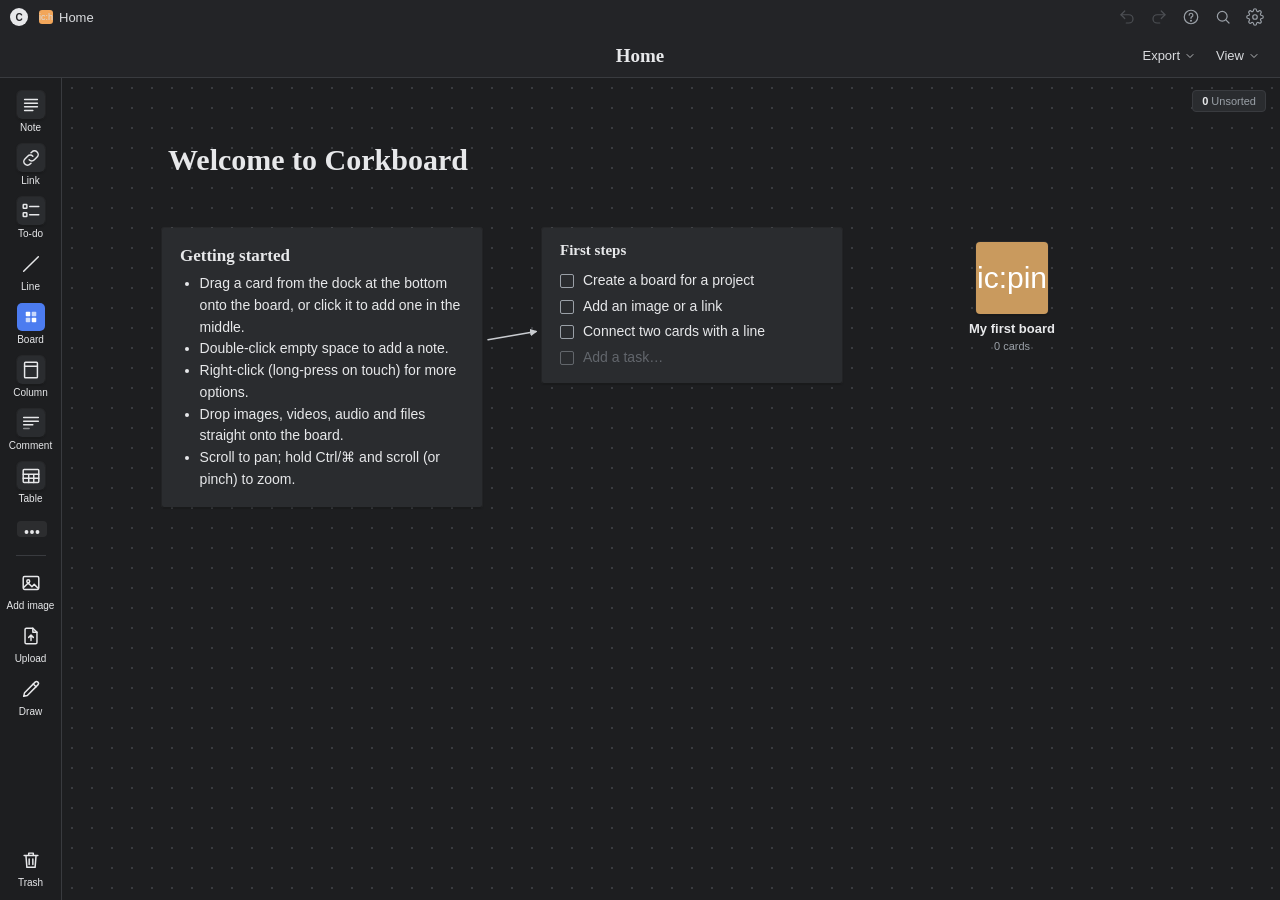
<file: Corkboard.html>
<!DOCTYPE html>
<html lang="en">
<head>
<meta charset="utf-8">
<meta name="viewport" content="width=device-width,initial-scale=1,maximum-scale=1,user-scalable=no,viewport-fit=cover">
<meta name="apple-mobile-web-app-capable" content="yes">
<meta name="theme-color" content="#ffffff">
<title>Corkboard</title>
<style id="appstyle">.app-root{
  --canvas:#ebeced; --dot:#c4c7ca; --card:#ffffff; --text:#2b2d30; --muted:#8b9096; --line:#e1e3e6;
  --bar:#ffffff; --bar-text:#3a3d41; --tb:#ebeced; --hover:rgba(0,0,0,.05); --sel:#3d7cf5; --accent:#e0703a;
  --menu:#ffffff; --shadow:0 1px 2px rgba(0,0,0,.09),0 0 0 1px rgba(0,0,0,.035);
  --shadow-lg:0 8px 28px rgba(0,0,0,.16),0 0 0 1px rgba(0,0,0,.06);
  --serif:"Iowan Old Style","Palatino Linotype",Georgia,"Times New Roman",serif;
  --sans:-apple-system,BlinkMacSystemFont,"Segoe UI",Inter,Helvetica,Arial,sans-serif;
  --mono:ui-monospace,SFMono-Regular,Menlo,Consolas,monospace;
  --phc:#b9bdc2; --colbody:#f1f2f3; --link:#d0602d;
  font-family:var(--sans); color:var(--text);
}
.app-root.dark{
  --canvas:#1d1e20; --dot:#3a3c40; --card:#2a2c2f; --text:#e7e8ea; --muted:#9aa0a7; --line:#393b3f;
  --bar:#232427; --bar-text:#d9dbde; --tb:#1d1e20; --hover:rgba(255,255,255,.07); --menu:#2c2e31;
  --shadow:0 1px 2px rgba(0,0,0,.5),0 0 0 1px rgba(255,255,255,.05);
  --shadow-lg:0 10px 30px rgba(0,0,0,.55),0 0 0 1px rgba(255,255,255,.08);
  --phc:#62666c; --colbody:#232527; --link:#f08a52;
}
*{box-sizing:border-box}
html,body{margin:0;height:100%;overflow:hidden;overscroll-behavior:none}
body{background:var(--canvas);-webkit-font-smoothing:antialiased}
button{font:inherit;color:inherit;background:none;border:0;cursor:pointer;padding:0}
input,textarea,select{font:inherit;color:inherit}
svg{display:block}
#app{position:fixed;inset:0;display:flex;flex-direction:column}

/* top bar */
#topbar{height:34px;display:flex;align-items:center;justify-content:space-between;padding:0 10px;background:var(--bar);color:var(--bar-text);font-size:13px;flex:none;gap:10px}
.crumbs{display:flex;align-items:center;gap:6px;min-width:0;overflow:hidden;white-space:nowrap}
.logo{width:18px;height:18px;border-radius:50%;background:var(--text);color:var(--bar);display:grid;place-items:center;font:700 10px var(--sans);flex:none}
.crumb{display:flex;align-items:center;gap:6px;padding:3px 5px;border-radius:4px;cursor:pointer;min-width:0}
.crumb:hover{background:var(--hover)}
.crumb .ci{width:14px;height:14px;border-radius:3px;flex:none;display:grid;place-items:center;font-size:9px}
.crumb span{overflow:hidden;text-overflow:ellipsis}
.crumb-sep{color:var(--muted)}
.top-actions{display:flex;align-items:center;gap:2px;flex:none}
.ib{width:30px;height:28px;display:grid;place-items:center;border-radius:5px;color:var(--muted)}
.ib:hover{background:var(--hover);color:var(--text)}
.ib:disabled{opacity:.35;cursor:default;background:none}
.ib svg{width:18px;height:18px}
.ib.on{color:var(--sel)}

#titlebar{height:44px;display:grid;grid-template-columns:1fr auto 1fr;align-items:center;padding:0 12px;background:var(--bar);border-bottom:1px solid var(--line);flex:none}
#boardTitle{margin:0;font:600 19px var(--serif);text-align:center;padding:2px 8px;border-radius:4px;outline:none;max-width:50vw;overflow:hidden;text-overflow:ellipsis;white-space:nowrap;cursor:text}
#boardTitle:hover{background:var(--hover)}
.title-actions{justify-self:end;display:flex;gap:4px}
.tbtn{display:flex;align-items:center;gap:4px;font-size:13px;padding:5px 8px;border-radius:5px;color:var(--bar-text)}
.tbtn:hover{background:var(--hover)}
.tbtn svg{width:12px;height:12px}
.tbtn .ic-m{display:none}
.tbtn .ic-m svg{width:18px;height:18px}

#main{flex:1;display:flex;min-height:0;position:relative}
/* left toolbar */
#toolbar{width:62px;flex:none;background:var(--tb);border-right:1px solid var(--line);display:flex;flex-direction:column;align-items:center;padding:8px 0;gap:2px;overflow-y:auto;overflow-x:hidden;z-index:30;scrollbar-width:none}
#toolbar::-webkit-scrollbar{display:none}
.tool{width:58px;padding:5px 0 4px;display:flex;flex-direction:column;align-items:center;gap:3px;border-radius:6px;color:var(--text);font-size:10px;line-height:1.1;user-select:none;-webkit-user-select:none;touch-action:none;flex:none;text-align:center}
.tool:hover{background:var(--hover)}
.tool.active{background:var(--hover);box-shadow:inset 0 0 0 1.5px var(--sel)}
.tool .ti{width:28px;height:28px;display:grid;place-items:center;border-radius:5px}
.tool .ti svg{width:22px;height:22px}
.tool .ti.boxed{background:var(--card);box-shadow:var(--shadow)}
.tool .ti.blue{background:#4c7cf0;color:#fff}
.tool .ti.blue svg{width:18px;height:18px}
.tool .sw{width:22px;height:22px;border-radius:4px;border:1px solid rgba(0,0,0,.15);position:relative;overflow:hidden;background:var(--card)}
.tool .sw.none::after{content:"";position:absolute;left:-4px;right:-4px;top:50%;height:2px;background:#e04646;transform:rotate(-45deg)}
.tb-sep{width:30px;height:1px;background:var(--line);margin:6px 0;flex:none}
.tb-spacer{flex:1;min-height:10px}
.tb-back{width:40px;height:22px;display:grid;place-items:center;color:var(--muted);border-radius:4px;flex:none}
.tb-back:hover{background:var(--hover)}
.tb-back svg{width:14px;height:14px}
.more-dots{width:30px;height:16px;border-radius:4px;display:grid;place-items:center;background:var(--hover)}
.tool-ghost{position:fixed;z-index:9999;pointer-events:none;opacity:.85;width:120px;height:70px;background:var(--card);box-shadow:var(--shadow-lg);display:grid;place-items:center;font-size:12px;color:var(--muted);transform:translate(-50%,-50%)}

/* viewport */
#viewport{outline:none;flex:1;position:relative;overflow:hidden;touch-action:none;background-color:var(--canvas);
  background-image:radial-gradient(circle,var(--dot) 1px,transparent 1.3px);background-size:20px 20px}
#viewport.nogrid{background-image:none}
#viewport.tool-line,#viewport.tool-draw{cursor:crosshair}
#viewport.panning{cursor:grabbing}
#viewport.space{cursor:grab}
#world{position:absolute;left:0;top:0;transform-origin:0 0;will-change:transform}
#cards{position:absolute;left:0;top:0}
#lines,#inklayer{position:absolute;left:0;top:0;width:1px;height:1px;overflow:visible;pointer-events:none}
#lines{z-index:100000}
#inklayer{z-index:100001}
#lines .hit{pointer-events:stroke;cursor:pointer}
#lines .lh{pointer-events:all;cursor:move}
#marquee{position:absolute;border:1px solid var(--sel);background:rgba(61,124,245,.08);display:none;pointer-events:none;z-index:5}
#unsortedBadge{position:absolute;right:14px;top:12px;z-index:20;font-size:11px;padding:4px 9px;border-radius:4px;border:1px solid var(--line);background:var(--card);color:var(--muted)}
#unsortedBadge b{color:var(--text)}
#unsortedBadge:hover{color:var(--text)}
.emptyhint{position:absolute;left:50%;top:42%;transform:translate(-50%,-50%);text-align:center;color:var(--muted);font-size:14px;pointer-events:none;z-index:1;line-height:1.6}
.emptyhint b{display:block;font:600 20px var(--serif);color:var(--text);margin-bottom:6px}

/* cards */
.card{position:absolute;background:var(--card);box-shadow:var(--shadow);border-radius:2px;font-size:14px;line-height:1.55;user-select:none;-webkit-user-select:none;touch-action:none;color:var(--text)}
.card.selected{outline:2px solid var(--sel);outline-offset:1px}
.card.editing{outline:2px solid var(--sel)}
.card.drop-target{outline:2px dashed var(--sel)}
.card.colored{background:color-mix(in srgb,var(--cc) 30%,var(--card))}
.card.colored.dark-color{background:var(--cc);color:#fff}
.card.colored.dark-color .muted,.card.colored.dark-color .board-count{color:rgba(255,255,255,.75)}
.card.dragging{box-shadow:var(--shadow-lg);opacity:.96}
.card [contenteditable="true"],.card [contenteditable="plaintext-only"]{user-select:text;-webkit-user-select:text;outline:none;cursor:text}
[data-ph]:empty::before{content:attr(data-ph);color:var(--phc);pointer-events:none}
.resize{position:absolute;right:-6px;bottom:-6px;width:14px;height:14px;cursor:nwse-resize;display:none;z-index:3}
.resize::after{content:"";position:absolute;right:5px;bottom:5px;width:7px;height:7px;border-right:2px solid var(--sel);border-bottom:2px solid var(--sel)}
.card.selected>.resize{display:block}
.lock-ind{position:absolute;right:4px;top:4px;width:16px;height:16px;color:var(--muted);opacity:.7}
.lock-ind svg{width:14px;height:14px}
.labels{display:flex;flex-wrap:wrap;gap:4px;padding:8px 12px 0}
.label{font-size:10.5px;font-weight:600;color:#fff;padding:1px 7px;border-radius:9px;line-height:1.6}
.reacts{display:flex;flex-wrap:wrap;gap:4px;padding:0 12px 10px}
.react{font-size:12px;padding:1px 7px;border-radius:10px;border:1px solid var(--line);background:var(--card)}
.caption{padding:8px 14px 10px;font-size:12.5px;color:var(--muted);min-height:1em}
.cmt-badge{position:absolute;right:-10px;top:-10px;display:flex;align-items:center;gap:3px;background:var(--sel);color:#fff;font-size:10px;font-weight:600;padding:2px 6px 2px 4px;border-radius:10px;z-index:4}
.cmt-badge svg{width:12px;height:12px}

.rt h1{font:600 22px/1.3 var(--serif);margin:.2em 0 .35em}
.rt h2{font:600 17px/1.35 var(--serif);margin:.2em 0 .3em}
.rt p,.rt div{margin:0}
.rt ul,.rt ol{margin:.2em 0;padding-left:1.4em}
.rt blockquote{margin:.3em 0;padding-left:10px;border-left:3px solid var(--line);color:var(--muted)}
.rt pre,.rt code{font-family:var(--mono);font-size:12.5px;background:var(--hover);border-radius:3px}
.rt pre{padding:8px 10px;white-space:pre-wrap;margin:.3em 0}
.rt code{padding:1px 4px}
.rt a{color:var(--link)}
.rt mark{background:#fff3a0;color:inherit;padding:0 1px}
.dark .rt mark{background:#6b5d12}
.note-body{padding:14px 18px;min-height:52px;word-wrap:break-word;overflow-wrap:anywhere}

/* link */
.link-empty{display:flex;align-items:center;gap:8px;padding:12px 14px;color:var(--muted)}
.link-empty svg{width:18px;height:18px;flex:none}
.link-empty input,.inline-input{flex:1;border:0;outline:0;background:transparent;font-size:13.5px;min-width:0}
.link-img{display:block;background:#202124;overflow:hidden}
.link-img img{width:100%;display:block;max-height:420px;object-fit:cover}
.link-body{padding:12px 16px 14px}
.link-url{display:flex;align-items:center;gap:6px;font-size:11px;color:var(--muted);overflow:hidden;white-space:nowrap}
.link-url img,.link-url svg{width:13px;height:13px;flex:none;border-radius:2px}
.link-url span{overflow:hidden;text-overflow:ellipsis}
.link-title{display:block;margin-top:6px;font-weight:600;color:var(--link);text-decoration:underline;cursor:pointer;word-break:break-word}
.link-desc{margin-top:8px;font-size:12.5px;line-height:1.6;word-break:break-word}

/* todo */
.todo{padding:14px 18px 12px}
.todo-title{font:600 15px var(--serif);margin-bottom:8px;min-height:1.2em}
.todo-item{display:flex;align-items:flex-start;gap:9px;padding:2px 0}
.chk{width:14px;height:14px;margin-top:4px;flex:none;border:1.5px solid var(--muted);border-radius:2px;display:grid;place-items:center;color:#fff}
.chk svg{width:10px;height:10px}
.todo-item.done .chk{background:var(--sel);border-color:var(--sel)}
.todo-item.done .todo-text{text-decoration:line-through;color:var(--muted)}
.todo-text{flex:1;min-height:1.4em;word-break:break-word}
.todo-text.ph{color:var(--phc);cursor:text}
.chk.ghost{opacity:.5}

/* board tile */
.card.t-board{background:transparent!important;box-shadow:none}
.card.t-board.selected{outline-offset:3px}
.board-tile{display:flex;flex-direction:column;align-items:center;padding:4px 2px;text-align:center}
.board-icon{width:72px;height:72px;border-radius:4px;display:grid;place-items:center;font-size:30px;box-shadow:var(--shadow);cursor:pointer;color:#fff}
.board-name{margin-top:7px;font-size:13px;font-weight:600;line-height:1.3;word-break:break-word;min-width:20px}
.board-count{font-size:11px;color:var(--muted)}

/* column */
.col-head{padding:14px 12px 8px;text-align:center}
.card.colored .col-head{background:color-mix(in srgb,var(--cc) 45%,var(--card))}
.card.t-column.colored{background:var(--card)}
.col-title{font:600 16px var(--serif);min-height:1.3em}
.col-count{font-size:11px;color:var(--muted)}
.col-body{padding:6px;display:flex;flex-direction:column;gap:6px;min-height:56px}
.col-body.empty{margin:6px;background:var(--colbody);min-height:54px}
.col-body .card{position:relative;left:auto!important;top:auto!important;width:auto!important;z-index:auto!important}
.col-drop{height:4px;background:var(--sel);border-radius:2px;margin:-5px 0}

/* comment */
.cmt{padding:10px 12px}
.msg{display:flex;gap:8px;padding:4px 0 8px}
.msg .mt{flex:1;min-width:0}
.msg .mh{font-size:11px;color:var(--muted)}
.msg .mh b{color:var(--text);font-weight:600;margin-right:4px}
.msg .mx{font-size:13px;word-break:break-word;white-space:pre-wrap}
.msg .del{opacity:0;color:var(--muted);font-size:14px;width:16px}
.msg:hover .del{opacity:1}
.avatar{width:24px;height:24px;border-radius:50%;background:#7a8696;color:#fff;font-size:11px;font-weight:700;display:grid;place-items:center;flex:none}
.cmt-compose{display:flex;align-items:center;gap:8px}
.cmt-compose input{flex:1;min-width:0;border:1px solid var(--line);background:var(--card);border-radius:3px;padding:6px 8px;font-size:12.5px;outline:none}
.cmt-compose button{font-size:12px;color:var(--sel);font-weight:600;padding:4px}

/* table */
.tbl-wrap{padding:10px;overflow-x:auto}
.tbl{border-collapse:collapse;width:100%;font-size:13px;table-layout:fixed}
.tbl td,.tbl th{border:1px solid var(--line);padding:5px 7px;height:30px;vertical-align:top;min-height:1.5em;word-break:break-word;text-align:left}
.tbl th{background:var(--hover);font-weight:600}
.tbl td.cur,.tbl th.cur{box-shadow:inset 0 0 0 2px var(--sel)}

/* sketch, ink */
.sketch-area{width:100%;height:100%;background:var(--card);position:relative}
.card.t-sketch{overflow:hidden}
.sketch-area svg,.ink-svg{width:100%;height:100%}
.card.sketching{outline:2px solid #e0703a;cursor:crosshair}
.card.t-ink{background:transparent!important;box-shadow:none}
.card.t-ink svg{width:100%;height:auto}

/* swatch */
.swatch-color{height:110px}
.swatch-info{padding:8px 12px 10px}
.swatch-hex{font:600 13px var(--mono)}
.swatch-rgb{font-size:11px;color:var(--muted)}

/* document */
.doc-tile{padding:14px 16px;display:flex;flex-direction:column;gap:6px}
.doc-icon{width:30px;height:36px;color:var(--sel)}
.doc-icon svg{width:30px;height:36px}
.doc-title{font:600 15px var(--serif);line-height:1.3}
.doc-snip{font-size:12px;color:var(--muted);max-height:4.6em;overflow:hidden}
.doc-open{align-self:flex-start;font-size:12px;color:var(--sel);font-weight:600}

/* media */
.upload-prompt{display:flex;flex-direction:column;align-items:center;justify-content:center;gap:4px;padding:26px 14px;color:var(--muted);font-size:13px;cursor:pointer;text-align:center;border:1.5px dashed var(--line);margin:8px;height:calc(100% - 16px);min-height:110px}
.upload-prompt svg{width:24px;height:24px}
.upload-prompt .small{font-size:11px}
.upload-prompt:hover{color:var(--text)}
.img-wrap{position:relative}
.img-wrap img{width:100%;display:block;pointer-events:none}
.img-ann{position:absolute;inset:0;width:100%;height:100%}
.card.t-image.nobg{background:transparent!important;box-shadow:none}
.card.t-image.colored{background:var(--card);border:5px solid var(--cc)}
.media-file{padding:12px 14px;display:flex;flex-direction:column;gap:8px}
.mf-name{display:flex;align-items:center;gap:8px;font-size:13px;font-weight:600;word-break:break-all}
.mf-name svg{width:18px;height:18px;flex:none}
.media-file audio{width:100%;height:36px}
.card video{width:100%;display:block;background:#000}
.video-wrap,.map-wrap{position:relative;width:100%}
.video-wrap{aspect-ratio:16/9}
.video-wrap iframe{position:absolute;inset:0;width:100%;height:100%;border:0}
.card:not(.selected) iframe{pointer-events:none}
.video-empty,.map-empty{display:flex;flex-direction:column;gap:10px;padding:16px;color:var(--muted);font-size:13px}
.video-empty input,.map-empty input{border:1px solid var(--line);background:var(--card);border-radius:3px;padding:7px 9px;outline:none;font-size:13px}
.btn{font-size:12.5px;padding:6px 11px;border-radius:4px;background:var(--hover);color:var(--text);font-weight:600}
.btn:hover{background:color-mix(in srgb,var(--sel) 15%,transparent)}
.btn.primary{background:var(--sel);color:#fff}
.btn.danger{background:#e04646;color:#fff}
.card.t-map{display:flex;flex-direction:column;overflow:hidden}
.map-wrap{flex:1;display:flex;flex-direction:column;min-height:0}
.map-wrap iframe{flex:1;width:100%;border:0;min-height:0}
.map-label{display:flex;justify-content:space-between;gap:8px;padding:7px 12px;font-size:12px;border-top:1px solid var(--line)}
.map-label span{overflow:hidden;text-overflow:ellipsis;white-space:nowrap}
.map-label a{color:var(--sel);flex:none}
.file-tile{display:flex;align-items:center;gap:12px;padding:12px 14px}
.file-ext{width:38px;height:46px;border-radius:3px;background:var(--sel);color:#fff;display:grid;place-items:center;font:700 10px var(--sans);text-transform:uppercase;flex:none}
.file-meta{flex:1;min-width:0}
.file-name{font-size:13px;font-weight:600;word-break:break-all}
.file-size{font-size:11px;color:var(--muted)}
.file-tile button{width:30px;height:30px;border-radius:5px;display:grid;place-items:center;color:var(--muted)}
.file-tile button:hover{background:var(--hover);color:var(--text)}
.file-tile button svg{width:18px;height:18px}

/* video */
.icn{display:inline-flex}
.video-card{display:flex;flex-direction:column}
.video-bar{display:flex;align-items:center;gap:4px;padding:5px 6px;border-top:1px solid var(--line);font-size:12px;min-width:0}
.vbtn{display:flex;align-items:center;gap:4px;padding:4px 7px;border-radius:4px;font-size:12px;font-weight:600;white-space:nowrap;flex:none}
.vbtn:hover{background:var(--hover)}
.vbtn svg{width:15px;height:15px}
.vtitle{flex:1;min-width:0;overflow:hidden;text-overflow:ellipsis;white-space:nowrap;color:var(--muted);text-align:right;font-size:11.5px}
.vtc{display:none}
.vtime{font:12px var(--mono);color:var(--muted);padding:0 4px;white-space:nowrap}
.vscrub{flex:1;min-width:60px}
.card.theater .vtc{display:flex}
.card.theater .vtitle{display:none}
.card.theater .video-bar{padding:8px 10px;gap:6px;flex-wrap:wrap}
.card.theater .vbtn{font-size:13px;padding:6px 10px}
.card.theater{box-shadow:0 24px 70px rgba(0,0,0,.4);outline:none!important}
.card.theater iframe{pointer-events:auto!important}
.theater-on #cards>.card:not(.theater){opacity:.07;pointer-events:none;transition:opacity .2s}
.theater-on #lines,.theater-on #inklayer,.theater-on .emptyhint{display:none}
.theater-on .card.theater>.resize,.theater-on .card.theater>.labels,.theater-on .card.theater>.reacts,.theater-on .card.theater>.caption,.theater-on .card.theater>.cmt-badge{display:none}
.video-warn{font-size:11.5px;line-height:1.45;padding:8px 10px;background:#fff4e5;color:#8a5300}
.dark .video-warn{background:#3d2e14;color:#f4c27a}
.ts-chip{position:absolute;left:8px;top:8px;background:rgba(0,0,0,.68);color:#fff;font:600 11px var(--sans);padding:3px 8px;border-radius:10px;z-index:2}
.ts-chip:hover{background:var(--sel)}
@media (max-width:700px){.vbtn .vtl,.vbtn span:not(.icn){display:none}}

/* heading */
.card.t-heading{background:transparent;box-shadow:none}
.card.t-heading.colored{background:transparent;color:var(--cc)}
.card.t-heading.colored.dark-color{background:transparent;color:var(--cc)}
.heading-text{font:700 30px/1.2 var(--serif);padding:4px 6px;min-height:1.2em;word-break:break-word}

/* menus / popovers */
.menu,.pop{position:fixed;z-index:20000;background:var(--menu);box-shadow:var(--shadow-lg);border-radius:6px;font-size:13px;color:var(--text)}
.menu{min-width:190px;padding:5px}
.mi{display:flex;align-items:center;gap:10px;padding:5px 9px;border-radius:4px;cursor:pointer;white-space:nowrap}
.mi:hover,.mi.open{background:var(--hover)}
.mi.disabled{opacity:.4;pointer-events:none}
.mi .lbl{flex:1}
.mi .kbd{font-size:10px;color:var(--muted);border:1px solid var(--line);border-radius:3px;padding:0 4px}
.mi .arrow{color:var(--muted)}
.mi svg{width:15px;height:15px;color:var(--muted)}
.menu .sep{height:1px;background:var(--line);margin:4px 2px}
.menu-info{display:flex;gap:8px;align-items:center;padding:6px 9px 4px;font-size:11px;color:var(--muted);line-height:1.4}
.menu-h{padding:7px 9px 3px;font-size:12px;font-weight:700}
.pop{padding:10px;min-width:180px;max-width:320px}
.pop h4{margin:0 0 8px;font-size:12px;font-weight:700}
.pop .row{display:flex;gap:6px;align-items:center;margin-top:6px}
.pop input[type=text],.pop input[type=url],.pop textarea,.pop select{width:100%;border:1px solid var(--line);background:var(--card);border-radius:4px;padding:6px 8px;font-size:12.5px;outline:none}
.pop textarea{resize:vertical;min-height:60px}
.pal{display:grid;grid-template-columns:repeat(5,24px);gap:6px}
.pal button{width:24px;height:24px;border-radius:4px;border:1px solid rgba(0,0,0,.15);position:relative;overflow:hidden}
.pal button.cur{box-shadow:0 0 0 2px var(--menu),0 0 0 4px var(--sel)}
.pal button.none{background:var(--card)}
.pal button.none::after{content:"";position:absolute;left:-4px;right:-4px;top:50%;height:2px;background:#e04646;transform:rotate(-45deg)}
.pal-sep{height:1px;background:var(--line);margin:10px 0}
.custom-color{display:flex;align-items:center;gap:8px;margin-top:10px;font-size:12px;border:1px solid var(--line);border-radius:4px;padding:5px 8px;cursor:pointer;position:relative}
.custom-color input{position:absolute;inset:0;opacity:0;cursor:pointer}
.rainbow{width:14px;height:14px;border-radius:50%;background:conic-gradient(red,yellow,lime,cyan,blue,magenta,red)}
.emoji-grid{display:grid;grid-template-columns:repeat(6,32px);gap:4px}
.emoji-grid button{width:32px;height:32px;border-radius:5px;font-size:18px}
.emoji-grid button:hover,.emoji-grid button.cur{background:var(--hover)}
.lab-row{display:flex;align-items:center;gap:8px;padding:4px 2px;cursor:pointer;border-radius:4px}
.lab-row:hover{background:var(--hover)}
.lab-row .dot{width:12px;height:12px;border-radius:50%}
.lab-row .ck{margin-left:auto;width:14px;color:var(--sel)}
.seg{display:flex;gap:4px}
.seg button{flex:1;padding:5px 8px;border-radius:4px;background:var(--hover);font-size:12px}
.seg button.cur{background:var(--sel);color:#fff}
.toggle{width:30px;height:17px;border-radius:9px;background:var(--line);position:relative;flex:none;transition:background .15s}
.toggle::after{content:"";position:absolute;left:2px;top:2px;width:13px;height:13px;border-radius:50%;background:#fff;transition:left .15s;box-shadow:0 1px 2px rgba(0,0,0,.3)}
.toggle.on{background:var(--sel)}
.toggle.on::after{left:15px}

/* dropdown panels */
.dd{position:fixed;z-index:20000;background:var(--menu);box-shadow:var(--shadow-lg);border-radius:7px;font-size:13px;width:250px;padding:6px 0}
.dd-h{padding:8px 14px 4px;font-weight:700;font-size:12.5px}
.dd-sub{padding:0 14px 6px;font-size:11.5px;color:var(--muted)}
.dd-item{display:flex;align-items:center;gap:8px;padding:6px 14px;cursor:pointer;font-size:12.5px}
.dd-item:hover{background:var(--hover)}
.dd-item svg{width:14px;height:14px;color:var(--muted)}
.dd-sep{height:1px;background:var(--line);margin:6px 0}
.dd-row{display:flex;align-items:center;gap:8px;padding:6px 14px;font-size:12px}
.zoom-row{display:flex;align-items:center;gap:8px;padding:6px 14px}
.zoom-row input[type=range]{flex:1}
.zoom-row .zb{width:24px;height:24px;border:1px solid var(--line);border-radius:4px;display:grid;place-items:center}
.zoom-pct{font-size:11.5px;width:40px;text-align:center;border:1px solid var(--line);border-radius:4px;padding:2px}
.dd .wide{display:block;margin:6px 14px;width:calc(100% - 28px);text-align:center;padding:6px;border:1px solid var(--line);border-radius:5px;font-size:12.5px}
.dd .wide.dark{background:var(--text);color:var(--bar);border-color:var(--text)}

/* side panels */
.side{position:fixed;right:0;top:78px;bottom:0;width:330px;max-width:100vw;z-index:15000;background:var(--menu);box-shadow:var(--shadow-lg);display:flex;flex-direction:column;font-size:13px}
.side-h{display:flex;align-items:center;justify-content:space-between;padding:12px 14px;border-bottom:1px solid var(--line);font-weight:700}
.side-b{flex:1;overflow:auto;padding:10px 14px}
.side-f{padding:10px 14px;border-top:1px solid var(--line);display:flex;gap:8px;flex-wrap:wrap}
.trow{display:flex;align-items:center;gap:10px;padding:8px 0;border-bottom:1px solid var(--line)}
.trow .tt{flex:1;min-width:0}
.trow .tt div:first-child{font-weight:600;overflow:hidden;text-overflow:ellipsis;white-space:nowrap}
.trow .tt div:last-child{font-size:11px;color:var(--muted)}
.trow .ticon{width:30px;height:30px;border-radius:4px;background:var(--hover);display:grid;place-items:center;flex:none;overflow:hidden}
.trow .ticon img{width:100%;height:100%;object-fit:cover}
.trow .ticon svg{width:16px;height:16px;color:var(--muted)}
.uitem{touch-action:none;cursor:grab}
.muted{color:var(--muted)}
.search-res{max-height:60vh;overflow:auto}
.sr{display:flex;align-items:center;gap:10px;padding:7px 14px;cursor:pointer}
.sr:hover{background:var(--hover)}
.sr .ticon{width:28px;height:28px;border-radius:4px;display:grid;place-items:center;flex:none;font-size:14px;background:var(--hover)}
.sr .ticon svg{width:15px;height:15px;color:var(--muted)}
.sr .tt{min-width:0;flex:1}
.sr .tt div{overflow:hidden;text-overflow:ellipsis;white-space:nowrap}
.sr .tt div:last-child{font-size:11px;color:var(--muted)}
.sr-group{padding:8px 14px 2px;font-size:11px;color:var(--muted);font-weight:600}
.search-top{padding:6px 10px}
.search-top input{width:100%;border:1.5px solid var(--sel);border-radius:5px;padding:6px 9px;outline:none;background:var(--card);font-size:13px}
.search-filters{display:flex;gap:6px;padding:4px 10px 6px}
.search-filters select{border:0;background:transparent;font-size:12px;color:var(--text);cursor:pointer}

/* modal + doc editor */
.modal-bg{position:fixed;inset:0;z-index:25000;background:rgba(0,0,0,.4);display:grid;place-items:center;padding:16px}
.modal{background:var(--menu);border-radius:8px;box-shadow:var(--shadow-lg);max-width:560px;width:100%;max-height:90vh;overflow:auto;padding:20px;font-size:13px}
.modal h3{margin:0 0 12px;font:600 18px var(--serif)}
.kb{display:grid;grid-template-columns:1fr auto;gap:6px 16px}
.kb kbd{font:11px var(--mono);border:1px solid var(--line);border-radius:3px;padding:1px 5px;background:var(--hover)}
.docedit{position:fixed;inset:0;z-index:24000;background:var(--canvas);display:flex;flex-direction:column}
.docedit-bar{display:flex;align-items:center;gap:4px;padding:8px 12px;background:var(--bar);border-bottom:1px solid var(--line);flex-wrap:wrap}
.docedit-bar .ib{color:var(--text)}
.docedit-scroll{flex:1;overflow:auto;padding:30px 16px}
.docedit-page{max-width:760px;margin:0 auto;background:var(--card);box-shadow:var(--shadow);padding:48px 56px;min-height:80vh}
.docedit-title{font:700 30px/1.25 var(--serif);outline:none;margin-bottom:18px}
.docedit-body{outline:none;font-size:15px;line-height:1.7;min-height:50vh}
.lightbox{position:fixed;inset:0;z-index:25000;background:rgba(0,0,0,.86);display:grid;place-items:center}
.lightbox img{max-width:94vw;max-height:90vh}
.crop-stage{position:relative;display:inline-block;touch-action:none}
.crop-stage img{max-width:80vw;max-height:65vh;display:block}
.crop-box{position:absolute;border:2px solid #fff;box-shadow:0 0 0 9999px rgba(0,0,0,.5);cursor:move}
.crop-box i{position:absolute;width:14px;height:14px;background:#fff;border-radius:2px}
.crop-box i[data-h=nw]{left:-7px;top:-7px;cursor:nwse-resize}.crop-box i[data-h=ne]{right:-7px;top:-7px;cursor:nesw-resize}
.crop-box i[data-h=sw]{left:-7px;bottom:-7px;cursor:nesw-resize}.crop-box i[data-h=se]{right:-7px;bottom:-7px;cursor:nwse-resize}

#toast{position:fixed;left:50%;bottom:22px;transform:translateX(-50%) translateY(20px);background:#26282b;color:#fff;font-size:13px;padding:8px 14px;border-radius:6px;opacity:0;pointer-events:none;transition:.2s;z-index:30000;max-width:90vw}
#toast.show{opacity:1;transform:translateX(-50%)}

/* presentation */
.presenting #topbar,.presenting #titlebar,.presenting #toolbar,.presenting #unsortedBadge{display:none}
.presenting #viewport{background-image:none}
.presenting .card.selected{outline:none}
.present-exit{position:fixed;right:14px;top:14px;z-index:30000;background:rgba(0,0,0,.6);color:#fff;font-size:12px;padding:6px 12px;border-radius:5px}

/* mobile */
@media (max-width:700px){
  #main{flex-direction:column-reverse}
  #toolbar{width:100%;height:64px;flex-direction:row;padding:4px 6px;border-right:0;border-top:1px solid var(--line);overflow-x:auto;overflow-y:hidden;justify-content:flex-start}
  .tb-sep{width:1px;height:34px;margin:0 4px}
  .tb-spacer{display:none}
  .tool{width:52px}
  .tb-back{height:40px;width:28px}
  #titlebar{grid-template-columns:auto 1fr auto;height:40px}
  #titlebar>div:first-child{display:none}
  #boardTitle{text-align:left;font-size:16px;max-width:none}
  .tbtn span.tl{display:none}
  .tbtn .ic-m{display:block}
  .side{top:auto;height:70vh;width:100%;border-radius:12px 12px 0 0}
  .docedit-page{padding:24px 18px}
  .hide-m{display:none}
}
@media print{#topbar,#titlebar,#toolbar{display:none}}
</style>
</head>
<body class="app-root">
<div id="app">
  <header id="topbar">
    <div class="crumbs" id="crumbs"></div>
    <div class="top-actions">
      <button class="ib" id="btnUndo" title="Undo (Ctrl/⌘ Z)"></button>
      <button class="ib" id="btnRedo" title="Redo (Shift Ctrl/⌘ Z)"></button>
      <button class="ib hide-m" id="btnHelp" title="Keyboard shortcuts"></button>
      <button class="ib" id="btnSearch" title="Search"></button>
      <button class="ib" id="btnSettings" title="Settings"></button>
    </div>
  </header>
  <div id="titlebar">
    <div></div>
    <h1 id="boardTitle" title="Rename board"></h1>
    <div class="title-actions">
      <button class="tbtn" id="btnExport"></button>
      <button class="tbtn" id="btnView"></button>
    </div>
  </div>
  <main id="main">
    <nav id="toolbar"></nav>
    <div id="viewport" tabindex="-1">
      <div id="world">
        <div id="cards"></div>
        <svg id="lines" xmlns="http://www.w3.org/2000/svg"></svg>
        <svg id="inklayer" xmlns="http://www.w3.org/2000/svg"></svg>
      </div>
      <div id="marquee"></div>
      <button id="unsortedBadge"></button>
    </div>
  </main>
</div>
<div id="toast"></div>
<input type="file" id="filePick" hidden multiple>
<script>'use strict';
/* ========== utilities ========== */
const $ = (s, r = document) => r.querySelector(s);
const $$ = (s, r = document) => [...r.querySelectorAll(s)];
const uid = () => Math.random().toString(36).slice(2, 9) + Date.now().toString(36).slice(-5);
const now = () => Date.now();
const clamp = (v, a, b) => Math.max(a, Math.min(b, v));
const esc = s => String(s ?? '').replace(/[&<>"']/g, c => ({ '&': '&amp;', '<': '&lt;', '>': '&gt;', '"': '&quot;', "'": '&#39;' }[c]));
function h(tag, attrs, ...kids) {
  const el = document.createElement(tag);
  if (attrs) for (const k in attrs) {
    const v = attrs[k];
    if (v == null || v === false) continue;
    if (k === 'class') el.className = v;
    else if (k === 'style' && typeof v === 'object') Object.assign(el.style, v);
    else if (k.startsWith('on') && typeof v === 'function') el.addEventListener(k.slice(2), v);
    else if (k === 'html') el.innerHTML = v;
    else if (k === 'value') el.value = v;
    else el.setAttribute(k, v === true ? '' : v);
  }
  for (const c of kids.flat(3)) { if (c == null || c === false) continue; el.append(c.nodeType ? c : document.createTextNode(String(c))); }
  return el;
}
function svgEl(tag, attrs) { const e = document.createElementNS('http://www.w3.org/2000/svg', tag); for (const k in attrs) if (attrs[k] != null) e.setAttribute(k, attrs[k]); return e; }
function timeAgo(t) {
  const s = Math.round((now() - t) / 1000);
  if (s < 45) return 'just now';
  const m = Math.round(s / 60); if (m < 60) return m + ' minute' + (m > 1 ? 's' : '') + ' ago';
  const hr = Math.round(m / 60); if (hr < 24) return hr + ' hour' + (hr > 1 ? 's' : '') + ' ago';
  const d = Math.round(hr / 24); if (d < 30) return d + ' day' + (d > 1 ? 's' : '') + ' ago';
  return new Date(t).toLocaleDateString();
}
function fmtSize(b) { if (!b) return '0 B'; const u = ['B', 'KB', 'MB', 'GB']; let i = 0; while (b >= 1024 && i < 3) { b /= 1024; i++; } return (i ? b.toFixed(1) : b) + ' ' + u[i]; }
function strip(html) { const d = document.createElement('div'); d.innerHTML = (html || '').replace(/<(br|\/p|\/div|\/li|\/h[1-6]|\/blockquote|\/pre)>/gi, '$&\n'); return (d.textContent || '').replace(/\n{3,}/g, '\n\n').trim(); }
function hexToRgb(hx) { const m = /^#?([0-9a-f]{6})$/i.exec(hx || ''); if (!m) return null; const n = parseInt(m[1], 16); return [n >> 16 & 255, n >> 8 & 255, n & 255]; }
function isDark(hx) { const c = hexToRgb(hx); if (!c) return false; return (0.299 * c[0] + 0.587 * c[1] + 0.114 * c[2]) / 255 < 0.5; }
function ytId(u) { const m = /(?:youtube\.com\/(?:watch\?(?:.*&)?v=|embed\/|shorts\/|live\/)|youtu\.be\/)([\w-]{11})/.exec(u || ''); return m ? m[1] : null; }
function normUrl(u) { u = (u || '').trim(); if (!u) return ''; if (!/^[a-z][\w+.-]*:/i.test(u)) u = 'https://' + u; return u; }
function isUrl(s) { return /^(https?:\/\/|www\.)\S+$/i.test((s || '').trim()); }
function hostOf(u) { try { return new URL(u).hostname.replace(/^www\./, ''); } catch { return u; } }
function extOf(n) { const m = /\.([a-z0-9]{1,5})$/i.exec(n || ''); return m ? m[1] : 'file'; }
let toastT;
function toast(msg, ms = 2600) { const t = $('#toast'); t.textContent = msg; t.classList.add('show'); clearTimeout(toastT); toastT = setTimeout(() => t.classList.remove('show'), ms); }
function download(blob, name) { const a = h('a', { href: URL.createObjectURL(blob), download: name }); document.body.append(a); a.click(); setTimeout(() => { URL.revokeObjectURL(a.href); a.remove(); }, 4000); }
function safeName(s) { return (s || 'board').replace(/[\\/:*?"<>|]+/g, '-').trim().slice(0, 80) || 'board'; }
function blobToDataURL(b) { return new Promise((res, rej) => { const r = new FileReader(); r.onload = () => res(r.result); r.onerror = rej; r.readAsDataURL(b); }); }
async function dataURLToBlob(d) { return (await fetch(d)).blob(); }

/* ========== icons ========== */
const sv = (p, extra = '') => `<svg viewBox="0 0 24 24" fill="none" stroke="currentColor" stroke-width="1.6" stroke-linecap="round" stroke-linejoin="round" ${extra}>${p}</svg>`;
const ICON = {
  note: sv('<path d="M5 6h14M5 10h14M5 14h14M5 18h9"/>'),
  link: sv('<path d="M10 14a4 4 0 0 0 5.66 0l3-3a4 4 0 0 0-5.66-5.66l-1 1"/><path d="M14 10a4 4 0 0 0-5.66 0l-3 3a4 4 0 0 0 5.66 5.66l1-1"/>'),
  todo: sv('<rect x="3.5" y="5" width="4" height="4" rx=".6"/><path d="M10.5 7h10"/><rect x="3.5" y="14" width="4" height="4" rx=".6"/><path d="M10.5 16h10"/>'),
  line: sv('<path d="M4 20 20 4"/>', 'stroke-width="2"'),
  board: sv('<rect x="5" y="5" width="6" height="6" rx="1" fill="currentColor" stroke="none"/><rect x="13" y="5" width="6" height="6" rx="1" fill="currentColor" stroke="none" opacity=".7"/><rect x="5" y="13" width="6" height="6" rx="1" fill="currentColor" stroke="none" opacity=".7"/><rect x="13" y="13" width="6" height="6" rx="1" fill="currentColor" stroke="none"/>'),
  column: sv('<rect x="5" y="3.5" width="14" height="17" rx="1"/><path d="M5 8h14"/>'),
  comment: sv('<path d="M4 6h16M4 10h16M4 14h10"/><path d="M4 18h6" opacity=".5"/>'),
  table: sv('<rect x="3.5" y="5" width="17" height="14" rx="1"/><path d="M3.5 10h17M3.5 14.5h17M9.5 10v9M15 10v9"/>'),
  dots: sv('<circle cx="6" cy="12" r="1.3" fill="currentColor"/><circle cx="12" cy="12" r="1.3" fill="currentColor"/><circle cx="18" cy="12" r="1.3" fill="currentColor"/>'),
  image: sv('<rect x="3.5" y="5" width="17" height="14" rx="1.5"/><circle cx="9" cy="10" r="1.6"/><path d="m4 17 5-5 4 4 2.5-2.5L20 18"/>'),
  upload: sv('<path d="M14 3.5H7a1.5 1.5 0 0 0-1.5 1.5v14A1.5 1.5 0 0 0 7 20.5h10a1.5 1.5 0 0 0 1.5-1.5V8z"/><path d="M14 3.5V8h4.5M12 17v-6M9.5 13.5 12 11l2.5 2.5"/>'),
  draw: sv('<path d="M4 20l1-4L16.5 4.5a2.1 2.1 0 0 1 3 3L8 19z"/><path d="M14.5 6.5l3 3"/>'),
  trash: sv('<path d="M4.5 7h15M9.5 7V4.5h5V7M6.5 7l1 13h9l1-13M10 11v6M14 11v6"/>'),
  sketch: sv('<path d="M3 16c3-6 5-8 7-6s-2 7 1 8 5-7 7-9 3 1 3 1"/>'),
  color: sv('<circle cx="9" cy="9" r="5"/><circle cx="15" cy="15" r="5"/>'),
  doc: sv('<path d="M14 3.5H7a1.5 1.5 0 0 0-1.5 1.5v14A1.5 1.5 0 0 0 7 20.5h10a1.5 1.5 0 0 0 1.5-1.5V8z"/><path d="M14 3.5V8h4.5M9 12h6M9 15h6M9 18h4"/>'),
  audio: sv('<path d="M9 18V6l10-2v12"/><circle cx="6.5" cy="18" r="2.5"/><circle cx="16.5" cy="16" r="2.5"/>'),
  map: sv('<path d="M12 21s6-5.5 6-11a6 6 0 0 0-12 0c0 5.5 6 11 6 11z"/><circle cx="12" cy="10" r="2.2"/>'),
  video: sv('<rect x="3.5" y="5.5" width="17" height="13" rx="1.5"/><path d="m10 9.5 5 2.5-5 2.5z" fill="currentColor"/>'),
  heading: sv('<path d="M6 5v14M18 5v14M6 12h12"/>', 'stroke-width="2"'),
  undo: sv('<path d="M9 14 4 9l5-5"/><path d="M4 9h10.5a5.5 5.5 0 0 1 0 11H11"/>'),
  redo: sv('<path d="m15 14 5-5-5-5"/><path d="M20 9H9.5a5.5 5.5 0 0 0 0 11H13"/>'),
  search: sv('<circle cx="11" cy="11" r="6.5"/><path d="m20 20-4.2-4.2"/>'),
  gear: sv('<circle cx="12" cy="12" r="3"/><path d="M19.4 15a1.65 1.65 0 0 0 .33 1.82l.06.06a2 2 0 1 1-2.83 2.83l-.06-.06a1.65 1.65 0 0 0-1.82-.33 1.65 1.65 0 0 0-1 1.51V21a2 2 0 1 1-4 0v-.09A1.65 1.65 0 0 0 9 19.4a1.65 1.65 0 0 0-1.82.33l-.06.06a2 2 0 1 1-2.83-2.83l.06-.06A1.65 1.65 0 0 0 4.6 15a1.65 1.65 0 0 0-1.51-1H3a2 2 0 1 1 0-4h.09A1.65 1.65 0 0 0 4.6 9a1.65 1.65 0 0 0-.33-1.82l-.06-.06a2 2 0 1 1 2.83-2.83l.06.06A1.65 1.65 0 0 0 9 4.6a1.65 1.65 0 0 0 1-1.51V3a2 2 0 1 1 4 0v.09a1.65 1.65 0 0 0 1 1.51 1.65 1.65 0 0 0 1.82-.33l.06-.06a2 2 0 1 1 2.83 2.83l-.06.06A1.65 1.65 0 0 0 19.4 9a1.65 1.65 0 0 0 1.51 1H21a2 2 0 1 1 0 4h-.09a1.65 1.65 0 0 0-1.51 1z"/>'),
  help: sv('<circle cx="12" cy="12" r="9"/><path d="M9.5 9.5a2.5 2.5 0 1 1 3.5 2.3c-.6.3-1 .9-1 1.6v.4"/><circle cx="12" cy="17" r=".6" fill="currentColor"/>'),
  back: sv('<path d="M19 12H5M11 6l-6 6 6 6"/>'),
  chev: sv('<path d="m6 9 6 6 6-6"/>', 'stroke-width="2.2"'),
  tag: sv('<path d="M3.5 12.5V4.5a1 1 0 0 1 1-1h8l8 8-9 9z"/><circle cx="8" cy="8" r="1.3"/>'),
  smile: sv('<circle cx="12" cy="12" r="8.5"/><path d="M8.5 14a4 4 0 0 0 7 0"/><circle cx="9.3" cy="10" r=".8" fill="currentColor"/><circle cx="14.7" cy="10" r=".8" fill="currentColor"/>'),
  addcomment: sv('<path d="M4 5h16v11H9l-5 4z"/><path d="M8.5 9h7M8.5 12h4"/>'),
  preview: sv('<rect x="3.5" y="5" width="17" height="14" rx="1.5"/><path d="m4 17 5-5 4 4 2.5-2.5L20 18"/>', 'stroke-width="1.9"'),
  linkinfo: sv('<rect x="3.5" y="3.5" width="17" height="17" rx="2"/><path d="M10.5 13.5a3 3 0 0 0 4.2 0l2-2a3 3 0 0 0-4.2-4.2l-.6.6M13.5 10.5a3 3 0 0 0-4.2 0l-2 2a3 3 0 0 0 4.2 4.2l.6-.6"/>'),
  rename: sv('<rect x="3.5" y="5.5" width="13" height="13" rx="1"/><path d="M7 15l3-7 3 7M8 13h4M19.5 5v14M18 5h3M18 19h3"/>'),
  caption: sv('<rect x="3.5" y="4" width="17" height="11" rx="1"/><path d="M5 19h14"/>'),
  crop: sv('<path d="M6 2.5V18h15.5M2.5 6H18v15.5"/>'),
  bg: sv('<rect x="3.5" y="3.5" width="17" height="17" rx="1.5"/><path d="M3.5 9h17M3.5 14.5h17M9 3.5v17M14.5 3.5v17" opacity=".45"/>'),
  lock: sv('<rect x="5" y="11" width="14" height="9.5" rx="1.5"/><path d="M8 11V8a4 4 0 0 1 8 0v3"/>'),
  download: sv('<path d="M12 4v11M7 10.5l5 5 5-5M5 20h14"/>'),
  title: sv('<rect x="3.5" y="4" width="17" height="16" rx="1"/><path d="M7 8.5h10"/>', 'stroke-width="1.8"'),
  check: sv('<path d="m5 12.5 4.5 4.5L19 7.5"/>', 'stroke-width="3"'),
  close: sv('<path d="M6 6l12 12M18 6 6 18"/>'),
  plus: sv('<path d="M12 5v14M5 12h14"/>'),
  minus: sv('<path d="M5 12h14"/>'),
  globe: sv('<circle cx="12" cy="12" r="8.5"/><path d="M3.5 12h17M12 3.5c2.5 3 2.5 14 0 17M12 3.5c-2.5 3-2.5 14 0 17"/>'),
  open: sv('<path d="M14 4h6v6M20 4l-9 9M18 14v5a1 1 0 0 1-1 1H5a1 1 0 0 1-1-1V7a1 1 0 0 1 1-1h5"/>'),
  arrowL: sv('<path d="M20 12H5M10 7l-5 5 5 5"/>', 'stroke-width="2"'),
  arrowR: sv('<path d="M4 12h15M14 7l5 5-5 5"/>', 'stroke-width="2"'),
  dashed: sv('<path d="M4 20l2.5-2.5M9 15l2.5-2.5M14 10l2.5-2.5M19 5l1-1"/>', 'stroke-width="2"'),
  weight: sv('<path d="M4 7h16" stroke-width="1"/><path d="M4 12h16" stroke-width="2.2"/><path d="M4 17.5h16" stroke-width="3.6"/>'),
  labelline: sv('<rect x="5" y="9" width="14" height="6" rx="1"/><path d="M2 12h3M19 12h3"/>'),
  bold: sv('<path d="M7 5h6a3.5 3.5 0 0 1 0 7H7zM7 12h7a3.5 3.5 0 0 1 0 7H7z"/>', 'stroke-width="2.2"'),
  italic: sv('<path d="M15 5h-5M14 19H9M13 5l-2 14"/>', 'stroke-width="2"'),
  strike: sv('<path d="M5 12h14M16 7.5C15.4 6 14 5 12 5c-2.5 0-4 1.3-4 3 0 1.4 1 2.3 2.6 2.9M8 16.5c.6 1.5 2 2.5 4 2.5 2.5 0 4-1.3 4-3 0-.6-.2-1.2-.5-1.6"/>'),
  h1: sv('<path d="M4 6v12M12 6v12M4 12h8M17 9l2.5-2v11"/>', 'stroke-width="1.9"'),
  h2: sv('<path d="M4 6v12M11 6v12M4 12h7M15.5 9a2.3 2.3 0 0 1 4.3 1.1c0 2.4-4.3 4.4-4.3 7.9H20"/>', 'stroke-width="1.9"'),
  ul: sv('<circle cx="5" cy="7" r="1" fill="currentColor"/><circle cx="5" cy="12" r="1" fill="currentColor"/><circle cx="5" cy="17" r="1" fill="currentColor"/><path d="M9 7h11M9 12h11M9 17h11"/>'),
  ol: sv('<path d="M9 7h11M9 12h11M9 17h11M4 5.5l1.5-1v4M4 15.5a1.4 1.4 0 0 1 2.5.6c0 1-2.5 1.6-2.5 2.9h2.6"/>'),
  quote: sv('<path d="M6 7v10M10 9h9M10 13h9M10 17h6"/>', 'stroke-width="2"'),
  code: sv('<path d="m9 8-4 4 4 4M15 8l4 4-4 4"/>', 'stroke-width="2"'),
  hl: sv('<path d="M9 15 6 18h4l1.5-1.5M9 15l7.5-9.5 3 3L12 16z"/><path d="M4 21h16" stroke-width="2.5" stroke="#f2c94c"/>'),
  rowadd: sv('<rect x="3.5" y="4" width="17" height="10" rx="1"/><path d="M3.5 9h17M12 17v5M9.5 19.5h5"/>'),
  coladd: sv('<rect x="4" y="3.5" width="10" height="17" rx="1"/><path d="M9 3.5v17M17 12h5M19.5 9.5v5"/>'),
  rowdel: sv('<rect x="3.5" y="4" width="17" height="10" rx="1"/><path d="M3.5 9h17M9.5 19.5h5"/>'),
  coldel: sv('<rect x="4" y="3.5" width="10" height="17" rx="1"/><path d="M9 3.5v17M17 12h5"/>'),
  header: sv('<rect x="3.5" y="5" width="17" height="14" rx="1"/><path d="M3.5 10h17" stroke-width="3"/>'),
  eraser: sv('<path d="M8 20h12M5.5 14.5 14 6l5 5-8.5 8.5H8z"/>'),
  done: sv('<path d="m5 12.5 4.5 4.5L19 7.5"/>', 'stroke-width="2.2"'),
  collapse: sv('<path d="M7 9l5-5 5 5M7 15l5 5 5-5"/>'),
  emoji: sv('<circle cx="12" cy="12" r="8.5"/><path d="M8.5 14a4 4 0 0 0 7 0"/><circle cx="9.3" cy="10" r=".8" fill="currentColor"/><circle cx="14.7" cy="10" r=".8" fill="currentColor"/>'),
  pdf: sv('<path d="M14 3.5H7a1.5 1.5 0 0 0-1.5 1.5v14A1.5 1.5 0 0 0 7 20.5h10a1.5 1.5 0 0 0 1.5-1.5V8z"/><path d="M14 3.5V8h4.5"/>'),
  png: sv('<rect x="3.5" y="5" width="17" height="14" rx="1.5"/><circle cx="9" cy="10" r="1.6"/><path d="m4 17 5-5 4 4 2.5-2.5L20 18"/>'),
  zip: sv('<path d="M14 3.5H7a1.5 1.5 0 0 0-1.5 1.5v14A1.5 1.5 0 0 0 7 20.5h10a1.5 1.5 0 0 0 1.5-1.5V8z"/><path d="M11 4v2h2v2h-2v2h2v2h-2v3"/>'),
  moon: sv('<path d="M20 14.5A8.5 8.5 0 0 1 9.5 4a8.5 8.5 0 1 0 10.5 10.5z"/>'),
  restore: sv('<path d="M4 12a8 8 0 1 0 2.4-5.7L4 8.5"/><path d="M4 4v4.5h4.5"/>'),
  inbox: sv('<path d="M3.5 13.5 6 5h12l2.5 8.5V19a1 1 0 0 1-1 1h-15a1 1 0 0 1-1-1z"/><path d="M3.5 13.5H9a3 3 0 0 0 6 0h5.5"/>'),
  eye: sv('<path d="M2 12s3.5-7 10-7 10 7 10 7-3.5 7-10 7S2 12 2 12z"/><circle cx="12" cy="12" r="3"/>'),
  camera: sv('<path d="M4 8h3l1.5-2h7L17 8h3v11H4z"/><circle cx="12" cy="13" r="3.5"/>'),
  expand: sv('<path d="M4 9V4h5M20 9V4h-5M4 15v5h5M20 15v5h-5"/>'),
  play: sv('<path d="M7 5l12 7-12 7z" fill="currentColor"/>'),
  pause: sv('<path d="M7 5h3.5v14H7zM13.5 5H17v14h-3.5z" fill="currentColor" stroke="none"/>'),
  pen: sv('<path d="M4 20l1-4L16.5 4.5a2.1 2.1 0 0 1 3 3L8 19z"/>'),
};
const icon = n => h('span', { class: 'icn', html: ICON[n] || '' });

/* ========== storage ========== */
const DB = {
  db: null, ok: false,
  open() {
    return new Promise(res => {
      try {
        const r = indexedDB.open('corkboard', 1);
        r.onupgradeneeded = () => { const d = r.result; if (!d.objectStoreNames.contains('kv')) d.createObjectStore('kv'); if (!d.objectStoreNames.contains('blobs')) d.createObjectStore('blobs'); };
        r.onsuccess = () => { DB.db = r.result; DB.ok = true; res(true); };
        r.onerror = () => res(false);
        r.onblocked = () => res(false);
      } catch (e) { res(false); }
    });
  },
  req(store, mode, fn) {
    return new Promise((res, rej) => {
      if (!DB.ok) return res(undefined);
      try { const t = DB.db.transaction(store, mode); const q = fn(t.objectStore(store)); t.oncomplete = () => res(q && q.result); t.onerror = () => rej(t.error); t.onabort = () => rej(t.error); }
      catch (e) { rej(e); }
    });
  },
  get: (s, k) => DB.req(s, 'readonly', o => o.get(k)),
  put: (s, k, v) => DB.req(s, 'readwrite', o => o.put(v, k)),
  del: (s, k) => DB.req(s, 'readwrite', o => o.delete(k)),
  keys: s => DB.req(s, 'readonly', o => o.getAllKeys()),
};
const Blobs = {
  mem: {}, urls: {},
  async put(blob) { const id = 'b' + uid(); this.set(id, blob); try { await DB.put('blobs', id, blob); } catch (e) { console.warn('blob save failed', e); toast('Could not save file to browser storage'); } return id; },
  set(id, blob) { this.mem[id] = blob; if (this.urls[id]) URL.revokeObjectURL(this.urls[id]); this.urls[id] = URL.createObjectURL(blob); },
  blocked: false, data: {}, pending: {},
  url(id) {
    if (!id) return '';
    if (!this.blocked) return this.urls[id] || '';
    if (this.data[id]) return this.data[id];
    this.toData(id); return '';
  },
  async toData(id) {
    if (this.pending[id] || !this.mem[id]) return; this.pending[id] = 1;
    try { this.data[id] = await blobToDataURL(this.mem[id]); } catch { return; }
    for (const c of Object.values(ST.cards)) if (c.data && c.data.blobId === id && c.boardId === S.boardId) rerenderCard(c.id);
    $$('.side').length && typeof renderUnsortedPanel === 'function' && renderUnsortedPanel();
  },
  failed(src) { if (!this.blocked && /^blob:/.test(src || '')) { this.blocked = true; console.info('Blob URLs blocked here; switching to data URLs'); renderBoard(); } },
  get(id) { return this.mem[id]; },
  async loadAll() { try { const ks = await DB.keys('blobs') || []; for (const k of ks) { const b = await DB.get('blobs', k); if (b) this.set(k, b); } } catch (e) { console.warn(e); } },
  async remove(id) { delete this.mem[id]; if (this.urls[id]) URL.revokeObjectURL(this.urls[id]); delete this.urls[id]; try { await DB.del('blobs', id); } catch { } },
};

/* ========== state ========== */
let ST;
const S = { theater: null, capStream: null, boardId: null, sel: new Set(), selLine: null, tool: null, editing: null, hist: [], fut: [], clip: null, pointer: { x: 0, y: 0, inside: false }, cascade: 0, sketchEdit: null, ink: [], inkColor: 'currentColor', inkWidth: 3, curCell: null, space: false };
const PALETTE = [null, '#d7dadd', '#7fd6c9', '#8fd48a', '#e3b07c', '#f3d36b', '#f2a65a', '#ef6f6c', '#e58bd8', '#b28ef0', '#8fc3f2', '#5f8ff0'];
const PALETTE_DARK = ['#c9824a', '#9b6a4a', '#6e4535', '#33302e', '#7d8086'];
const BOARD_COLORS = ['#5f8ff0', '#f2a65a', '#ef6f6c', '#8fd48a', '#b28ef0', '#7fd6c9', '#e58bd8', '#f3d36b', '#33302e', '#9b6a4a'];
const BOARD_ICONS = ['', '🏠', '📁', '🎬', '🎥', '📷', '💡', '🚀', '📌', '🗂️', '📚', '🧠', '🎯', '🛠️', '💼', '✈️', '🏖️', '🍳', '💰', '📈', '🎨', '🎵', '🌱', '❤️', '⭐', '🏋️', '🧩', '📝', '🔥', '👥'];
const REACTIONS = ['👍', '❤️', '😂', '🎉', '🔥', '👀', '✅', '❌', '⭐', '💡', '🙌', '🤔'];
const BG_COLORS = [{ n: 'Default', c: null }, { n: 'White', c: '#ffffff' }, { n: 'Warm', c: '#f3ede4' }, { n: 'Cool', c: '#e5ecf3' }, { n: 'Mint', c: '#e3efe8' }, { n: 'Blush', c: '#f4e6e6' }, { n: 'Slate', c: '#3a3f46' }, { n: 'Night', c: '#16171a' }];

function defaultState() {
  const root = uid();
  return {
    v: 1, rootId: root,
    boards: { [root]: { id: root, title: 'Home', parentId: null, color: '#f2a65a', icon: '🏠', bg: null, grid: true, createdAt: now(), updatedAt: now(), view: { x: 60, y: 40, z: 1 } } },
    cards: {}, lines: {},
    labels: [{ id: uid(), name: 'Important', color: '#ef6f6c' }, { id: uid(), name: 'Idea', color: '#5f8ff0' }, { id: uid(), name: 'In progress', color: '#f2a65a' }, { id: uid(), name: 'Done', color: '#5bb85d' }],
    recent: [root], settings: { dark: false, snap: true, name: 'Me' },
  };
}
const DEF = { note: { w: 280 }, link: { w: 300 }, todo: { w: 300 }, board: { w: 110 }, column: { w: 300 }, comment: { w: 300 }, table: { w: 420 }, sketch: { w: 320, h: 220 }, swatch: { w: 150 }, doc: { w: 220 }, audio: { w: 300 }, map: { w: 360, h: 270 }, video: { w: 420 }, heading: { w: 420 }, image: { w: 300 }, file: { w: 280 }, ink: { w: 100 }, placeholder: { w: 280, h: 160 } };
const TYPE_NAME = { note: 'Note', link: 'Link', todo: 'To-do', board: 'Board', column: 'Column', comment: 'Comment', table: 'Table', sketch: 'Sketch', swatch: 'Color', doc: 'Document', audio: 'Audio', map: 'Map', video: 'Video', heading: 'Heading', image: 'Image', file: 'File', ink: 'Drawing', placeholder: 'Placeholder' };
const TYPE_ICON = { note: 'note', link: 'link', todo: 'todo', board: 'board', column: 'column', comment: 'comment', table: 'table', sketch: 'sketch', swatch: 'color', doc: 'doc', audio: 'audio', map: 'map', video: 'video', heading: 'heading', image: 'image', file: 'upload', ink: 'draw', placeholder: 'upload' };
const RESIZE_W = new Set(['note', 'link', 'todo', 'column', 'comment', 'table', 'swatch', 'doc', 'audio', 'video', 'heading', 'image', 'file', 'ink']);
const RESIZE_WH = new Set(['sketch', 'map', 'placeholder']);
function defaultData(type) {
  switch (type) {
    case 'note': return { html: '' };
    case 'link': return { url: '', title: '', desc: '', image: '', favicon: '', showPreview: true };
    case 'todo': return { title: '', showTitle: true, items: [] };
    case 'board': return { boardId: null };
    case 'column': return { title: 'New Column', childIds: [], collapsed: false };
    case 'comment': return { thread: [] };
    case 'table': return { rows: [['', '', ''], ['', '', ''], ['', '', '']], header: true };
    case 'sketch': return { paths: [], vw: 320, vh: 220 };
    case 'swatch': return { color: '#5f8ff0' };
    case 'doc': return { title: 'Untitled document', html: '' };
    case 'audio': case 'image': case 'file': return { blobId: null, name: '', size: 0, mime: '' };
    case 'video': return { blobId: null, name: '', size: 0, mime: '', yt: null, vimeo: null, vh: null, src: null, url: '', title: '', start: 0 };
    case 'map': return { query: '', lat: null, lon: null, label: '' };
    case 'heading': return { text: '' };
    case 'ink': return { paths: [], vw: 100, vh: 100 };
    default: return {};
  }
}

/* history + persistence */
function snapshot() { return JSON.stringify(ST); }
function checkpoint() { S.hist.push(snapshot()); if (S.hist.length > 200) S.hist.shift(); S.fut = []; updateUndoUI(); }
function undo() { if (!S.hist.length) return; endEdit(); S.fut.push(snapshot()); ST = JSON.parse(S.hist.pop()); afterRestore(); }
function redo() { if (!S.fut.length) return; endEdit(); S.hist.push(snapshot()); ST = JSON.parse(S.fut.pop()); afterRestore(); }
function afterRestore() { if (!ST.boards[S.boardId]) S.boardId = ST.rootId; S.sel = new Set([...S.sel].filter(id => ST.cards[id] && ST.cards[id].boardId === S.boardId)); S.selLine = ST.lines[S.selLine] ? S.selLine : null; save(); renderAll(); }
let saveT, saveFailed = false;
function save() {
  clearTimeout(saveT);
  saveT = setTimeout(async () => {
    try { await DB.put('kv', 'state', JSON.parse(snapshot())); }
    catch (e) { if (!saveFailed) { saveFailed = true; toast('Browser storage unavailable — use Settings → Export backup'); } console.warn(e); }
    try { localStorage.setItem('corkboard-mirror', '1'); } catch { }
  }, 250);
}
function flushSave() { clearTimeout(saveT); if (DB.ok) DB.put('kv', 'state', JSON.parse(snapshot())).catch(() => { }); }

/* model helpers */
const board = () => ST.boards[S.boardId];
const view = () => board().view || (board().view = { x: 60, y: 40, z: 1 });
function cardsOf(bid, all) { const out = []; for (const id in ST.cards) { const c = ST.cards[id]; if (c.boardId === bid && (all || (!c.trashed && !c.unsorted))) out.push(c); } return out; }
function topLevel(bid) { return cardsOf(bid).filter(c => !c.columnId); }
function linesOf(bid) { return Object.values(ST.lines).filter(l => l.boardId === bid); }
function maxZ(bid) { let m = 0; for (const c of cardsOf(bid, true)) m = Math.max(m, c.z || 0); return m; }
function minZ(bid) { let m = 1; for (const c of cardsOf(bid, true)) m = Math.min(m, c.z || 0); return m; }
function newBoard(title, parentId) { const id = uid(); ST.boards[id] = { id, title: title || 'New Board', parentId: parentId ?? S.boardId, color: BOARD_COLORS[Object.keys(ST.boards).length % BOARD_COLORS.length], icon: '', bg: null, grid: true, createdAt: now(), updatedAt: now(), view: { x: 60, y: 40, z: 1 } }; return ST.boards[id]; }
function newCard(type, x, y, data, extra) {
  const d = DEF[type] || { w: 280 };
  const c = { id: uid(), boardId: S.boardId, type, x: Math.round(x), y: Math.round(y), w: d.w, h: d.h || null, z: maxZ(S.boardId) + 1, color: null, locked: false, labels: [], reactions: {}, comments: [], caption: null, createdAt: now(), updatedAt: now(), data: { ...defaultData(type), ...(data || {}) }, ...(extra || {}) };
  if (type === 'board' && !c.data.boardId) c.data.boardId = newBoard('New Board').id;
  if (type === 'sketch') { c.data.vw = c.w; c.data.vh = c.h; }
  ST.cards[c.id] = c; return c;
}
function boardPath(bid) { const p = []; let b = ST.boards[bid]; const seen = new Set(); while (b && !seen.has(b.id)) { seen.add(b.id); p.unshift(b); b = ST.boards[b.parentId]; } return p; }
function boardCardFor(bid) { return Object.values(ST.cards).find(c => c.type === 'board' && c.data.boardId === bid); }
function subBoards(bid) { return Object.values(ST.boards).filter(b => b.parentId === bid && boardCardFor(b.id) && !boardCardFor(b.id).trashed); }
function cardText(c) {
  const d = c.data;
  switch (c.type) {
    case 'note': return strip(d.html);
    case 'link': return [d.title, d.url, d.desc].filter(Boolean).join(' — ');
    case 'todo': return [d.title, ...d.items.map(i => (i.done ? '[x] ' : '[ ] ') + i.text)].filter(Boolean).join('\n');
    case 'board': return ST.boards[d.boardId]?.title || 'Board';
    case 'column': return d.title;
    case 'comment': return d.thread.map(m => m.text).join('\n');
    case 'table': return d.rows.map(r => r.join(' | ')).join('\n');
    case 'swatch': return d.color;
    case 'doc': return d.title + '\n' + strip(d.html);
    case 'map': return d.label || d.query;
    case 'heading': return d.text;
    case 'video': return [d.title || d.name || (d.yt ? 'YouTube video' : d.vimeo ? 'Vimeo video' : ''), d.url || d.src || ''].filter(Boolean).join(' — ');
    case 'image': case 'audio': case 'file': return d.name || '';
    default: return '';
  }
}
function cardTitle(c) { const t = cardText(c).split('\n')[0].trim(); return t ? t.slice(0, 80) : TYPE_NAME[c.type]; }

/* ========== rendering ========== */
const ro = new ResizeObserver(() => scheduleLines());
let linesRaf = 0;
function scheduleLines() { if (linesRaf) return; linesRaf = requestAnimationFrame(() => { linesRaf = 0; renderLines(); }); }

function renderAll() { applyTheme(); renderCrumbs(); renderTitle(); renderBoard(); updateUndoUI(); }
function applyTheme() { document.body.classList.toggle('dark', !!ST.settings.dark); $('meta[name=theme-color]').content = ST.settings.dark ? '#232427' : '#ffffff'; }
function renderCrumbs() {
  const c = $('#crumbs'); c.innerHTML = '';
  c.append(h('div', { class: 'logo', title: 'Home', onclick: () => openBoard(ST.rootId) }, 'C'));
  const path = boardPath(S.boardId);
  path.forEach((b, i) => {
    if (i) c.append(h('span', { class: 'crumb-sep' }, '/'));
    c.append(h('div', { class: 'crumb', onclick: () => openBoard(b.id) }, h('span', { class: 'ci', style: { background: b.color || '#5f8ff0' } }, b.icon || ''), h('span', null, b.title || 'Untitled')));
  });
}
function renderTitle() { const t = $('#boardTitle'); if (document.activeElement !== t) t.textContent = board().title || 'Untitled'; document.title = (board().title || 'Untitled') + ' — Corkboard'; }
function updateUndoUI() { const u = $('#btnUndo'), r = $('#btnRedo'); if (u) { u.disabled = !S.hist.length; r.disabled = !S.fut.length; } }

function applyView() {
  const v = view(), vp = $('#viewport');
  $('#world').style.transform = `translate(${v.x}px,${v.y}px) scale(${v.z})`;
  const g = 20 * v.z;
  vp.style.backgroundSize = `${g}px ${g}px`;
  vp.style.backgroundPosition = `${v.x}px ${v.y}px`;
  vp.classList.toggle('nogrid', board().grid === false || v.z < 0.25);
  vp.style.backgroundColor = board().bg || '';
  const dk = board().bg && isDark(board().bg);
  vp.style.setProperty('--dot', board().bg ? (dk ? 'rgba(255,255,255,.18)' : 'rgba(0,0,0,.2)') : '');
  updateZoomUI();
  if (S.theater) layoutTheater();
}
function renderBoard() {
  const cont = $('#cards');
  ro.disconnect();
  const keep = new Map();
  for (const el of [...cont.children]) { const c = ST.cards[el.dataset.id]; if (c && c.boardId === S.boardId && el.querySelector('.media-keep')) keep.set(el.dataset.id, el); else el.remove(); }
  applyView();
  const cards = topLevel(S.boardId).sort((a, b) => a.z - b.z);
  for (const c of cards) { const fresh = renderCard(c), old = keep.get(c.id); if (old) { keep.delete(c.id); patchCard(old, fresh); } else cont.append(fresh); }
  for (const el of keep.values()) el.remove();
  if (S.theater) layoutTheater();
  $('.emptyhint')?.remove();
  if (!cards.length && !linesOf(S.boardId).length) $('#viewport').append(h('div', { class: 'emptyhint' }, h('b', null, 'This board is empty'), 'Drag a card from the left toolbar,', h('br'), 'double-click the canvas, or drop files here.'));
  renderLines();
  renderInk();
  renderToolbar();
  updateUnsorted();
}
function rerenderCard(id) {
  const c = ST.cards[id]; if (!c) return;
  if (c.columnId) { const col = ST.cards[c.columnId]; if (col) return rerenderCard(col.id); }
  const old = $(`#cards [data-id="${id}"]`);
  if (!old) return renderBoard();
  if (S.editing && old.contains(S.editing.el)) return;
  patchCard(old, renderCard(c, false)); if (S.theater === id) layoutTheater(); scheduleLines();
}
function patchCard(old, fresh) {
  const om = old.querySelector('.media-keep'), fm = fresh.querySelector('.media-keep');
  if (!om || !fm || om.dataset.src !== fm.dataset.src || om.parentElement.parentElement !== old) { old.replaceWith(fresh); return fresh; }
  const ow = om.parentElement, fw = fm.parentElement;
  old.className = fresh.className; old.setAttribute('style', fresh.getAttribute('style') || '');
  for (const ch of [...old.children]) if (ch !== ow) ch.remove();
  for (const ch of [...ow.children]) if (ch !== om) ch.remove();
  let before = true;
  for (const ch of [...fresh.children]) { if (ch === fw) { before = false; continue; } if (before) old.insertBefore(ch, ow); else old.append(ch); }
  for (const ch of [...fw.children]) if (ch !== fm) ow.append(ch);
  ow.className = fw.className; ro.unobserve(fresh); ro.observe(old); return old;
}
function updateSelUI() {
  $$('#cards .card').forEach(e => e.classList.toggle('selected', S.sel.has(e.dataset.id)));
  renderLines(); renderToolbar();
}

function renderCard(c, inCol) {
  const cls = ['card', 't-' + c.type];
  if (S.sel.has(c.id)) cls.push('selected');
  if (c.locked) cls.push('locked');
  const colr = c.type === 'board' ? null : c.color;
  if (colr) { cls.push('colored'); if (isDark(colr)) cls.push('dark-color'); }
  if (c.type === 'image' && c.data.noBg) cls.push('nobg');
  if (S.sketchEdit && S.sketchEdit.id === c.id) cls.push('sketching');
  const el = h('div', { class: cls.join(' '), 'data-id': c.id });
  if (colr) el.style.setProperty('--cc', colr);
  if (!inCol) {
    el.style.left = c.x + 'px'; el.style.top = c.y + 'px'; el.style.zIndex = c.z; el.style.width = c.w + 'px';
    if (c.h && (RESIZE_WH.has(c.type))) el.style.height = c.h + 'px';
  }
  if (c.labels?.length) { const ls = c.labels.map(id => ST.labels.find(l => l.id === id)).filter(Boolean); if (ls.length) el.append(h('div', { class: 'labels' }, ls.map(l => h('span', { class: 'label', style: { background: l.color } }, l.name)))); }
  const R = RENDER[c.type]; el.append(R ? R(c) : h('div', { class: 'note-body' }, TYPE_NAME[c.type] || c.type));
  if (c.caption != null) el.append(h('div', { class: 'caption', 'data-edit': 'caption', 'data-ph': 'Add a caption…' }, c.caption));
  const rx = Object.entries(c.reactions || {}); if (rx.length) el.append(h('div', { class: 'reacts' }, rx.map(([e, n]) => h('button', { class: 'react', 'data-act': 'react', 'data-emoji': e, title: 'Remove reaction' }, e + (n > 1 ? ' ' + n : '')))));
  if (c.comments?.length) el.append(h('button', { class: 'cmt-badge', 'data-act': 'comments', title: 'Comments' }, icon('addcomment'), String(c.comments.length)));
  if (!inCol && (RESIZE_W.has(c.type) || RESIZE_WH.has(c.type)) && !c.locked) el.append(h('div', { class: 'resize', 'data-resize': '1' }));
  if (c.locked) el.append(h('div', { class: 'lock-ind', html: ICON.lock }));
  ro.observe(el);
  return el;
}

function uploadPrompt(accept, label) { return h('div', { class: 'upload-prompt', 'data-act': 'upload', 'data-accept': accept }, icon('upload'), h('div', null, label), h('div', { class: 'small' }, 'or drop a file here')); }
function pathsSvg(paths, vw, vh, cls, par) {
  const s = svgEl('svg', { viewBox: `0 0 ${vw} ${vh}`, class: cls || '', preserveAspectRatio: par || 'xMidYMid meet' });
  for (const p of paths) s.append(svgEl('path', { d: p.d, stroke: p.c, 'stroke-width': p.w, fill: 'none', 'stroke-linecap': 'round', 'stroke-linejoin': 'round' }));
  return s;
}
function ptsToD(pts) {
  if (!pts.length) return '';
  if (pts.length < 3) return `M${pts[0][0]} ${pts[0][1]}` + pts.slice(1).map(p => `L${p[0]} ${p[1]}`).join('') + (pts.length === 1 ? `l0.1 0` : '');
  let d = `M${pts[0][0].toFixed(1)} ${pts[0][1].toFixed(1)}`;
  for (let i = 1; i < pts.length - 1; i++) { const mx = (pts[i][0] + pts[i + 1][0]) / 2, my = (pts[i][1] + pts[i + 1][1]) / 2; d += `Q${pts[i][0].toFixed(1)} ${pts[i][1].toFixed(1)} ${mx.toFixed(1)} ${my.toFixed(1)}`; }
  const l = pts[pts.length - 1]; d += `L${l[0].toFixed(1)} ${l[1].toFixed(1)}`; return d;
}

const RENDER = {
  note(c) { return h('div', { class: 'rt note-body', 'data-edit': 'data.html', 'data-rich': '1', 'data-ph': 'Type something…', html: c.data.html || '' }); },
  heading(c) { return h('div', { class: 'heading-text', 'data-edit': 'data.text', 'data-ph': 'Heading' }, c.data.text); },
  link(c) {
    const d = c.data;
    if (!d.url) {
      const inp = h('input', { class: 'inline-input', placeholder: 'Paste or type a link…', 'data-nodrag': '1', type: 'url' });
      inp.addEventListener('keydown', e => { if (e.key === 'Enter') { e.preventDefault(); setLink(c.id, inp.value); } if (e.key === 'Escape') inp.blur(); e.stopPropagation(); });
      inp.addEventListener('blur', () => { if (inp.value.trim()) setLink(c.id, inp.value); });
      return h('div', { class: 'link-empty' }, icon('link'), inp);
    }
    const w = h('div', { class: 'link-wrap' });
    if (d.image && d.showPreview !== false) {
      const img = h('img', { src: d.image, draggable: 'false', referrerpolicy: 'no-referrer', alt: '' });
      img.onerror = () => img.parentElement?.remove(); img.onload = scheduleLines;
      w.append(h('div', { class: 'link-img' }, img));
    }
    const fav = d.favicon ? h('img', { src: d.favicon, alt: '', referrerpolicy: 'no-referrer', onerror: e => e.target.remove() }) : (ytId(d.url) ? h('span', { html: '<svg viewBox="0 0 24 24"><rect x="2" y="5" width="20" height="14" rx="4" fill="#e3342f"/><path d="m10 9 5 3-5 3z" fill="#fff"/></svg>' }) : icon('globe'));
    w.append(h('div', { class: 'link-body' },
      h('div', { class: 'link-url' }, fav, h('span', null, d.url.replace(/^https?:\/\//, ''))),
      h('div', { class: 'link-title', 'data-open': d.url, 'data-edit-off': 'data.title' }, d.title || hostOf(d.url)),
      d.desc ? h('div', { class: 'link-desc' }, d.desc) : null));
    return w;
  },
  todo(c) {
    const d = c.data, w = h('div', { class: 'todo' });
    if (d.showTitle !== false) w.append(h('div', { class: 'todo-title', 'data-edit': 'data.title', 'data-ph': 'To-do list' }, d.title));
    for (const it of d.items) w.append(h('div', { class: 'todo-item' + (it.done ? ' done' : ''), 'data-item': it.id }, h('button', { class: 'chk', 'data-act': 'toggle', 'data-item': it.id, html: it.done ? ICON.check : '' }), h('div', { class: 'todo-text', 'data-edit': 'item:' + it.id }, it.text)));
    w.append(h('div', { class: 'todo-item add' }, h('span', { class: 'chk ghost' }), h('div', { class: 'todo-text ph', 'data-act': 'addtask' }, 'Add a task…')));
    return w;
  },
  board(c) {
    const b = ST.boards[c.data.boardId];
    if (!b) return h('div', { class: 'board-tile' }, 'Missing board');
    const n = cardsOf(b.id).length;
    return h('div', { class: 'board-tile' }, h('div', { class: 'board-icon', 'data-act': 'open-board', style: { background: b.color || '#5f8ff0' } }, b.icon || h('span', { html: ICON.board, style: { width: '30px', height: '30px', opacity: .9 } })), h('div', { class: 'board-name', 'data-edit': 'board:title', 'data-ph': 'Untitled' }, b.title), h('div', { class: 'board-count' }, `${n} card${n === 1 ? '' : 's'}`));
  },
  column(c) {
    const d = c.data, kids = d.childIds.map(id => ST.cards[id]).filter(k => k && !k.trashed && !k.unsorted);
    const w = h('div', { class: 'col' }, h('div', { class: 'col-head' }, h('div', { class: 'col-title', 'data-edit': 'data.title', 'data-ph': 'Untitled column' }, d.title), h('div', { class: 'col-count' }, `${kids.length} card${kids.length === 1 ? '' : 's'}${d.collapsed ? ' · collapsed' : ''}`)));
    const body = h('div', { class: 'col-body' + (kids.length && !d.collapsed ? '' : ' empty'), 'data-colbody': c.id });
    if (!d.collapsed) for (const k of kids) body.append(renderCard(k, true));
    w.append(body); return w;
  },
  comment(c) { return h('div', { class: 'cmt' }, c.data.thread.map(m => msgEl(m, c.id, 'card')), composer(c.id, 'card')); },
  table(c) {
    const d = c.data, t = h('table', { class: 'tbl' });
    d.rows.forEach((row, r) => { const tr = h('tr'); row.forEach((v, ci) => tr.append(h(r === 0 && d.header ? 'th' : 'td', { 'data-edit': `cell:${r}:${ci}`, class: S.curCell && S.curCell.id === c.id && S.curCell.r === r && S.curCell.c === ci ? 'cur' : '' }, v))); t.append(tr); });
    return h('div', { class: 'tbl-wrap' }, t);
  },
  sketch(c) { const w = h('div', { class: 'sketch-area', 'data-sketch': c.id }); w.append(pathsSvg(c.data.paths, c.data.vw || c.w, c.data.vh || c.h, '', 'none')); return w; },
  ink(c) { return pathsSvg(c.data.paths, c.data.vw, c.data.vh, 'ink-svg'); },
  swatch(c) { const col = c.data.color, rgb = hexToRgb(col); return h('div', { class: 'swatch' }, h('div', { class: 'swatch-color', style: { background: col } }), h('div', { class: 'swatch-info' }, h('div', { class: 'swatch-hex' }, (col || '').toUpperCase()), h('div', { class: 'swatch-rgb' }, rgb ? `RGB ${rgb.join(', ')}` : ''))); },
  doc(c) { return h('div', { class: 'doc-tile' }, h('div', { class: 'doc-icon', html: ICON.doc }), h('div', { class: 'doc-title' }, c.data.title || 'Untitled document'), h('div', { class: 'doc-snip' }, strip(c.data.html).slice(0, 160)), h('button', { class: 'doc-open', 'data-act': 'open-doc' }, 'Open document')); },
  audio(c) { const d = c.data; if (!d.blobId) return uploadPrompt('audio/*', 'Add an audio file'); return h('div', { class: 'media-file' }, h('div', { class: 'mf-name' }, icon('audio'), d.name || 'Audio'), h('audio', { controls: true, src: Blobs.url(d.blobId) || null, preload: 'metadata', 'data-nodrag': '1', onerror: e => Blobs.failed(e.target.src) })); },
  video(c) {
    const d = c.data; let media = null;
    if (d.yt) { const src = ytEmbed(d.yt, d.start); media = h('div', { class: 'video-wrap media-keep', 'data-src': src }, h('iframe', { src, allow: 'accelerometer; autoplay; clipboard-write; encrypted-media; gyroscope; picture-in-picture; fullscreen', allowfullscreen: true, referrerpolicy: 'strict-origin-when-cross-origin', 'data-player': 'yt', 'data-cid': c.id, onload: e => onPlayerFrameLoad(e.target) })); }
    else if (d.vimeo) { const src = vimeoEmbed(d.vimeo, d.vh); media = h('div', { class: 'video-wrap media-keep', 'data-src': src }, h('iframe', { src, allow: 'autoplay; fullscreen; picture-in-picture', allowfullscreen: true, 'data-player': 'vimeo', 'data-cid': c.id, onload: e => onPlayerFrameLoad(e.target) })); }
    else if (d.blobId || d.src) {
      const src = d.blobId ? Blobs.url(d.blobId) : d.src;
      const v = h('video', { controls: true, preload: 'metadata', playsinline: true, 'data-nodrag': '1', 'data-player': 'html', 'data-cid': c.id });
      if (d.src && !d.noCors) v.crossOrigin = 'anonymous';
      if (src) v.src = src;
      v.onloadedmetadata = scheduleLines;
      v.onerror = () => { if (d.src && !d.noCors) { d.noCors = true; save(); v.removeAttribute('crossorigin'); v.src = d.src; } else Blobs.failed(v.src); };
      media = h('div', { class: 'media-keep', 'data-src': (d.blobId ? (Blobs.blocked ? 'd:' : 'b:') + d.blobId : d.src) }, v);
    }
    else {
      const inp = h('input', { placeholder: 'Paste a YouTube, Vimeo or .mp4 link…', 'data-nodrag': '1' });
      inp.addEventListener('keydown', e => { e.stopPropagation(); if (e.key === 'Enter') { const info = videoInfo(inp.value); if (!info) return toast('That is not a YouTube, Vimeo or direct video link'); checkpoint(); applyVideoInfo(ST.cards[c.id].data, info, inp.value); save(); rerenderCard(c.id); fetchVideoTitle(c.id); } });
      return h('div', { class: 'video-empty' }, h('div', { style: { display: 'flex', gap: '8px', alignItems: 'center' } }, icon('video'), 'Add a video'), inp, h('button', { class: 'btn', 'data-act': 'upload', 'data-accept': 'video/*' }, 'Upload a video file'));
    }
    const wrap = h('div', { class: 'video-card' }, media);
    if (d.yt && location.protocol === 'file:') wrap.append(h('div', { class: 'video-warn' }, 'YouTube only plays when this app is opened from a web address (http/https). Opened as a local file, YouTube shows “Error 153”.'));
    wrap.append(h('div', { class: 'video-bar' },
      h('button', { class: 'vbtn vtc', 'data-act': 'vseek', 'data-d': '-5', title: 'Back 5 s' }, '−5s'), h('button', { class: 'vbtn vtc', 'data-act': 'vseek', 'data-d': '-1', title: 'Back 1 s' }, '−1s'),
      h('button', { class: 'vbtn vtc', 'data-act': 'vplay', title: 'Play / pause (Space)', html: ICON.play }),
      h('button', { class: 'vbtn vtc', 'data-act': 'vseek', 'data-d': '1', title: 'Forward 1 s' }, '+1s'), h('button', { class: 'vbtn vtc', 'data-act': 'vseek', 'data-d': '5', title: 'Forward 5 s' }, '+5s'),
      h('span', { class: 'vtime vtc' }, '–:––'),
      h('input', { class: 'vscrub vtc', type: 'range', min: 0, max: 1, step: 0.1, value: 0, 'data-nodrag': '1', oninput: e => { const p = playerFor(c.id); if (p) ctl.seek(p, +e.target.value); } }),
      h('button', { class: 'vbtn', 'data-act': 'capture', title: 'Capture this frame as a PNG (C)' }, icon('camera'), h('span', null, 'Capture frame')),
      h('button', { class: 'vbtn', 'data-act': 'theater', title: 'Theater mode' }, icon('expand'), h('span', { class: 'vtl' }, 'Theater')),
      h('span', { class: 'vtitle' }, d.title || d.name || '')));
    return wrap;
  },
  map(c) {
    const d = c.data;
    if (d.lat == null) {
      const inp = h('input', { placeholder: 'Search for a place or address…', value: d.query || '', 'data-nodrag': '1' });
      inp.addEventListener('keydown', e => { e.stopPropagation(); if (e.key === 'Enter') geocode(c.id, inp.value); });
      return h('div', { class: 'map-empty' }, h('div', { style: { display: 'flex', gap: '8px', alignItems: 'center' } }, icon('map'), 'Map'), inp, h('div', { class: 'small muted' }, 'Press Enter to search'));
    }
    const dl = 0.012, bbox = [d.lon - dl, d.lat - dl * 0.6, d.lon + dl, d.lat + dl * 0.6].join(',');
    return h('div', { class: 'map-wrap' }, h('iframe', { src: `https://www.openstreetmap.org/export/embed.html?bbox=${bbox}&layer=mapnik&marker=${d.lat},${d.lon}`, loading: 'lazy' }), h('div', { class: 'map-label' }, h('span', { title: d.label }, d.label || d.query), h('a', { href: `https://www.google.com/maps/search/?api=1&query=${encodeURIComponent(d.query || (d.lat + ',' + d.lon))}`, target: '_blank', rel: 'noopener' }, 'Open map')));
  },
  image(c) {
    const d = c.data;
    if (!d.blobId && !d.src) return uploadPrompt('image/*', 'Add an image');
    const src = d.src || Blobs.url(d.blobId);
    const img = h('img', { src: src || null, draggable: 'false', alt: '' }); img.onload = scheduleLines; img.onerror = () => Blobs.failed(img.src);
    const w = h('div', { class: 'img-wrap', 'data-sketch': c.id }, img);
    if (d.fromVideo) w.append(h('button', { class: 'ts-chip', 'data-act': 'jump', title: 'Jump the video to this moment' }, '▶ ' + fmtTime(d.t)));
    if (d.ann && d.ann.paths.length) w.append(pathsSvg(d.ann.paths, d.ann.vw, d.ann.vh, 'img-ann', 'none'));
    return w;
  },
  file(c) { const d = c.data; if (!d.blobId) return uploadPrompt('*/*', 'Upload a file'); return h('div', { class: 'file-tile' }, h('div', { class: 'file-ext' }, extOf(d.name)), h('div', { class: 'file-meta' }, h('div', { class: 'file-name' }, d.name), h('div', { class: 'file-size' }, fmtSize(d.size))), h('button', { 'data-act': 'download', title: 'Download', html: ICON.download })); },
  placeholder(c) { return uploadPrompt('*/*', 'Drop an image or file'); },
};

function msgEl(m, id, where) {
  return h('div', { class: 'msg' }, h('div', { class: 'avatar' }, (m.author || 'Me').slice(0, 1).toUpperCase()), h('div', { class: 'mt' }, h('div', { class: 'mh' }, h('b', null, m.author || 'Me'), timeAgo(m.at)), h('div', { class: 'mx' }, m.text)), h('button', { class: 'del', title: 'Delete', 'data-act': 'del-msg', 'data-msg': m.id, 'data-where': where, 'data-cid': id }, '×'));
}
function composer(id, where) {
  const inp = h('input', { placeholder: 'Write a comment…', 'data-nodrag': '1' });
  const send = () => { const t = inp.value.trim(); if (!t) return; addComment(id, where, t); };
  inp.addEventListener('keydown', e => { e.stopPropagation(); if (e.key === 'Enter') { e.preventDefault(); send(); } });
  return h('div', { class: 'cmt-compose' }, h('div', { class: 'avatar' }, (ST.settings.name || 'Me').slice(0, 1).toUpperCase()), inp, h('button', { onclick: send }, 'Send'));
}
function addComment(id, where, text) {
  checkpoint();
  const c = ST.cards[id], m = { id: uid(), text, at: now(), author: ST.settings.name || 'Me' };
  if (where === 'card') c.data.thread.push(m); else c.comments.push(m);
  c.updatedAt = now(); save(); rerenderCard(id);
  if (where === 'card') setTimeout(() => $(`#cards [data-id="${id}"] .cmt-compose input`)?.focus(), 0);
  else openCommentsPop(id);
}

/* ========== lines ========== */
function worldRect(el) { const r = el.getBoundingClientRect(), v = $('#viewport').getBoundingClientRect(), vw = view(); return { x: (r.left - v.left - vw.x) / vw.z, y: (r.top - v.top - vw.y) / vw.z, w: r.width / vw.z, h: r.height / vw.z }; }
function cardRect(id) { const el = $(`#cards [data-id="${id}"]`); return el ? worldRect(el) : null; }
function clipToRect(r, tx, ty, gap = 6) {
  const cx = r.x + r.w / 2, cy = r.y + r.h / 2, dx = tx - cx, dy = ty - cy;
  if (!dx && !dy) return { x: cx, y: cy };
  const sx = dx ? (r.w / 2 + gap) / Math.abs(dx) : Infinity, sy = dy ? (r.h / 2 + gap) / Math.abs(dy) : Infinity, s = Math.min(sx, sy);
  if (s >= 1) return { x: cx, y: cy };
  return { x: cx + dx * s, y: cy + dy * s };
}
function endAnchor(end) {
  if (end.cardId) { const c = ST.cards[end.cardId]; if (c && !c.trashed && !c.unsorted && c.boardId === S.boardId) { const r = cardRect(end.cardId); if (r) return { r, x: r.x + r.w / 2, y: r.y + r.h / 2 }; } }
  return { r: null, x: end.x, y: end.y };
}
function lineGeom(l) {
  const A = endAnchor(l.from), B = endAnchor(l.to);
  let mid = l.curve ? { x: (A.x + B.x) / 2 + l.curve.dx, y: (A.y + B.y) / 2 + l.curve.dy } : null;
  const ctrlFrom = mid ? { x: 2 * mid.x - (A.x + B.x) / 2, y: 2 * mid.y - (A.y + B.y) / 2 } : null;
  const p0 = A.r ? clipToRect(A.r, ctrlFrom ? ctrlFrom.x : B.x, ctrlFrom ? ctrlFrom.y : B.y) : { x: A.x, y: A.y };
  const p1 = B.r ? clipToRect(B.r, ctrlFrom ? ctrlFrom.x : A.x, ctrlFrom ? ctrlFrom.y : A.y) : { x: B.x, y: B.y };
  let d, m;
  if (mid) {
    const C = { x: 2 * mid.x - (p0.x + p1.x) / 2, y: 2 * mid.y - (p0.y + p1.y) / 2 };
    d = `M${p0.x} ${p0.y}Q${C.x} ${C.y} ${p1.x} ${p1.y}`; m = { x: .25 * p0.x + .5 * C.x + .25 * p1.x, y: .25 * p0.y + .5 * C.y + .25 * p1.y };
  } else { d = `M${p0.x} ${p0.y}L${p1.x} ${p1.y}`; m = { x: (p0.x + p1.x) / 2, y: (p0.y + p1.y) / 2 }; }
  return { p0, p1, d, m, hidden: (l.from.cardId && !A.r && !('x' in l.from)) || (l.to.cardId && !B.r && !('x' in l.to)) };
}
function renderLines() {
  const svg = $('#lines'); if (!svg) return; svg.innerHTML = '';
  const defs = svgEl('defs', {}); svg.append(defs);
  for (const l of linesOf(S.boardId)) {
    const attachedTrashed = [l.from, l.to].some(e => e.cardId && (!ST.cards[e.cardId] || ST.cards[e.cardId].trashed || ST.cards[e.cardId].unsorted));
    if (attachedTrashed) continue;
    const g = lineGeom(l); const col = l.color || 'currentColor';
    const color = l.color || (ST.settings.dark || (board().bg && isDark(board().bg)) ? '#c9ccd0' : '#3b3e42');
    const mk = (id, rev) => { const m = svgEl('marker', { id, viewBox: '0 0 10 10', refX: 8, refY: 5, markerWidth: 5, markerHeight: 5, orient: rev ? 'auto-start-reverse' : 'auto', markerUnits: 'strokeWidth' }); m.append(svgEl('path', { d: 'M0 0L10 5L0 10z', fill: color })); defs.append(m); };
    if (l.startArrow) mk('ms-' + l.id, true);
    if (l.endArrow) mk('me-' + l.id, false);
    const gr = svgEl('g', { 'data-line': l.id });
    gr.append(svgEl('path', { d: g.d, class: 'hit', stroke: 'transparent', 'stroke-width': Math.max(14, (l.weight || 1.5) + 10), fill: 'none' }));
    gr.append(svgEl('path', { d: g.d, stroke: color, 'stroke-width': l.weight || 1.5, fill: 'none', 'stroke-dasharray': l.dashed ? `${(l.weight || 1.5) * 4} ${(l.weight || 1.5) * 3}` : null, 'marker-start': l.startArrow ? `url(#ms-${l.id})` : null, 'marker-end': l.endArrow ? `url(#me-${l.id})` : null, 'stroke-linecap': 'round' }));
    if (l.label) {
      const tw = l.label.length * 6.6 + 14;
      gr.append(svgEl('rect', { x: g.m.x - tw / 2, y: g.m.y - 11, width: tw, height: 22, rx: 3, fill: ST.settings.dark ? '#2a2c2f' : '#ffffff', stroke: color, 'stroke-width': .6, class: 'hit' }));
      const t = svgEl('text', { x: g.m.x, y: g.m.y + 4, 'text-anchor': 'middle', 'font-size': 12, fill: ST.settings.dark ? '#e7e8ea' : '#2b2d30', 'font-family': 'var(--sans)', style: 'pointer-events:none' }); t.textContent = l.label; gr.append(t);
    }
    if (S.selLine === l.id) {
      gr.append(svgEl('path', { d: g.d, stroke: '#3d7cf5', 'stroke-width': (l.weight || 1.5) + 4, fill: 'none', opacity: .25, style: 'pointer-events:none' }));
      for (const [k, p] of [['start', g.p0], ['end', g.p1], ['mid', g.m]]) gr.append(svgEl('circle', { cx: p.x, cy: p.y, r: k === 'mid' ? 5 : 6, fill: k === 'mid' ? '#3d7cf5' : '#fff', stroke: '#3d7cf5', 'stroke-width': 2, class: 'lh', 'data-lh': k, 'data-lid': l.id }));
    }
    svg.append(gr);
  }
  if (S.lineDraft) { const dft = S.lineDraft; svg.append(svgEl('path', { d: `M${dft.x0} ${dft.y0}L${dft.x1} ${dft.y1}`, stroke: '#3d7cf5', 'stroke-width': 1.5, 'stroke-dasharray': '5 4', fill: 'none' })); }
}
function renderInk() {
  const svg = $('#inklayer'); svg.innerHTML = '';
  for (const p of S.ink) svg.append(svgEl('path', { d: p.d, stroke: p.c, 'stroke-width': p.w, fill: 'none', 'stroke-linecap': 'round', 'stroke-linejoin': 'round' }));
}

/* ========== view / coordinates ========== */
function toWorld(cx, cy) { const r = $('#viewport').getBoundingClientRect(), v = view(); return { x: (cx - r.left - v.x) / v.z, y: (cy - r.top - v.y) / v.z }; }
let viewSaveT;
function saveViewSoon() { clearTimeout(viewSaveT); viewSaveT = setTimeout(save, 500); }
function zoomAt(z, cx, cy) {
  const v = view(), r = $('#viewport').getBoundingClientRect();
  if (cx == null) { cx = r.left + r.width / 2; cy = r.top + r.height / 2; }
  z = clamp(z, 0.1, 4); const px = cx - r.left, py = cy - r.top;
  v.x = px - (px - v.x) * (z / v.z); v.y = py - (py - v.y) * (z / v.z); v.z = z;
  applyView(); saveViewSoon(); if (S.theater) layoutTheater();
}
const zoomBy = f => zoomAt(view().z * f);
const setZoom = z => zoomAt(z);
function fitView() {
  const els = $$('#cards > .card'); const r = $('#viewport').getBoundingClientRect();
  if (!els.length) { Object.assign(view(), { x: 60, y: 40, z: 1 }); applyView(); return; }
  let x0 = Infinity, y0 = Infinity, x1 = -Infinity, y1 = -Infinity;
  for (const el of els) { const w = worldRect(el); x0 = Math.min(x0, w.x); y0 = Math.min(y0, w.y); x1 = Math.max(x1, w.x + w.w); y1 = Math.max(y1, w.y + w.h); }
  const pad = 60, z = clamp(Math.min((r.width - pad * 2) / (x1 - x0), (r.height - pad * 2) / (y1 - y0)), 0.1, 1.5);
  const v = view(); v.z = z; v.x = (r.width - (x1 - x0) * z) / 2 - x0 * z; v.y = (r.height - (y1 - y0) * z) / 2 - y0 * z;
  applyView(); saveViewSoon(); scheduleLines();
}
function centerOn(id) {
  const rr = cardRect(id); if (!rr) return; const r = $('#viewport').getBoundingClientRect(), v = view();
  v.x = r.width / 2 - (rr.x + rr.w / 2) * v.z; v.y = r.height / 2 - (rr.y + rr.h / 2) * v.z; applyView(); saveViewSoon();
}
function centerPt(type) {
  const r = $('#viewport').getBoundingClientRect(); const c = toWorld(r.left + r.width / 2, r.top + r.height / 2);
  const w = (DEF[type] && DEF[type].w) || 280, off = (S.cascade++ % 8) * 24;
  return { x: c.x - w / 2 + off, y: c.y - 90 + off };
}
function pastePoint() { if (S.pointer.inside) return { x: S.pointer.x - 20, y: S.pointer.y - 20 }; return centerPt('note'); }
function snapCard(c) { if (ST.settings.snap) { c.x = Math.round(c.x / 10) * 10; c.y = Math.round(c.y / 10) * 10; } }
function isTypingTarget(t) { return !!(t && t.closest && t.closest('input,textarea,select,[contenteditable="true"],[contenteditable="plaintext-only"]')); }
function cardAtPoint(cx, cy, excl) { for (const el of document.elementsFromPoint(cx, cy)) { const c = el.closest && el.closest('#cards .card'); if (c && c.dataset.id !== excl) return c.dataset.id; } return null; }
function hiliteCard(id) { $$('.card.drop-target').forEach(x => x.classList.remove('drop-target')); if (id) $(`#cards [data-id="${id}"]`)?.classList.add('drop-target'); }

/* ========== editing ========== */
function setPath(c, path, val) {
  if (path.startsWith('data.')) c.data[path.slice(5)] = val;
  else if (path === 'caption') c.caption = val;
  else if (path.startsWith('item:')) { const it = c.data.items.find(i => i.id === path.slice(5)); if (it) it.text = val; }
  else if (path.startsWith('cell:')) { const [, r, cc] = path.split(':').map(Number); if (c.data.rows[r]) c.data.rows[r][cc] = val; }
  else if (path === 'board:title') { const b = ST.boards[c.data.boardId]; if (b) { b.title = val; b.updatedAt = now(); } }
}
function placeCaret(el, pt, all) {
  const sel = getSelection(); let range = null;
  if (all) { range = document.createRange(); range.selectNodeContents(el); }
  else if (pt && document.caretRangeFromPoint) { range = document.caretRangeFromPoint(pt.x, pt.y); if (range && !el.contains(range.startContainer)) range = null; }
  else if (pt && document.caretPositionFromPoint) { const p = document.caretPositionFromPoint(pt.x, pt.y); if (p && el.contains(p.offsetNode)) { range = document.createRange(); range.setStart(p.offsetNode, p.offset); range.collapse(true); } }
  if (!range) { range = document.createRange(); range.selectNodeContents(el); range.collapse(false); }
  sel.removeAllRanges(); sel.addRange(range);
}
function startEdit(el, pt, all) {
  if (S.editing && S.editing.el === el) return;
  endEdit();
  const cardEl = el.closest('.card'), id = cardEl && cardEl.dataset.id;
  const path = el.dataset.edit || el.dataset.editOff, rich = el.dataset.rich === '1';
  S.editing = { el, id, path, rich, dirty: false };
  if (rich) el.contentEditable = 'true';
  else { el.contentEditable = 'plaintext-only'; if (el.contentEditable !== 'plaintext-only') el.contentEditable = 'true'; }
  cardEl && cardEl.classList.add('editing');
  if (id && (!S.sel.has(id) || S.sel.size > 1)) { S.sel = new Set([id]); S.selLine = null; $$('#cards .card').forEach(e => e.classList.toggle('selected', S.sel.has(e.dataset.id))); }
  el.focus({ preventScroll: true });
  placeCaret(el, pt, all);
  if (path.startsWith('cell:')) { const [, r, c] = path.split(':').map(Number); S.curCell = { id, r, c }; $$('.tbl .cur').forEach(x => x.classList.remove('cur')); el.classList.add('cur'); }
  renderToolbar();
}
function endEdit() {
  const ed = S.editing; if (!ed) return; S.editing = null;
  const el = ed.el; el.contentEditable = 'false';
  el.closest('.card')?.classList.remove('editing');
  if (document.activeElement === el) el.blur();
  try { getSelection().removeAllRanges(); } catch { }
  const c = ST.cards[ed.id];
  if (c && ed.rich && c.type === 'note') { if (!strip(c.data.html) && !/<img|<hr/i.test(c.data.html)) { c.data.html = ''; el.innerHTML = ''; } }
  if (c && ed.path === 'board:title') { renderCrumbs(); }
  if (c && c.type === 'swatch' && ed.path === 'data.color') rerenderCard(c.id);
  if (ed.dirty) save();
  renderToolbar();
}
function focusEdit(id, path, all) {
  const el = $(`#cards [data-id="${id}"] [data-edit="${path}"]`) || $(`#cards [data-id="${id}"] [data-edit-off="${path}"]`);
  if (el) startEdit(el, null, all);
}
document.addEventListener('input', e => {
  const ed = S.editing; if (!ed || !(e.target === ed.el || ed.el.contains(e.target))) return;
  const c = ST.cards[ed.id]; if (!c) return;
  if (!ed.dirty) { checkpoint(); ed.dirty = true; }
  let val = ed.rich ? ed.el.innerHTML : ed.el.innerText.replace(/\n$/, '');
  if (ed.rich && (val === '<br>' || val === '<div><br></div>')) val = '';
  setPath(c, ed.path, val); c.updatedAt = now(); save(); scheduleLines();
});
document.addEventListener('focusout', e => {
  const ed = S.editing; if (!ed || e.target !== ed.el) return;
  setTimeout(() => { if (S.editing === ed && document.activeElement !== ed.el && !document.activeElement?.closest?.('.pop')) endEdit(); }, 0);
});
function editKey(e) {
  const ed = S.editing, k = e.key, c = ST.cards[ed.id]; if (!c) return;
  if (k === 'Escape') { e.preventDefault(); endEdit(); return; }
  const p = ed.path;
  if (p.startsWith('item:')) {
    const items = c.data.items, idx = items.findIndex(i => i.id === p.slice(5));
    if (k === 'Enter' && !e.shiftKey) { e.preventDefault(); checkpoint(); const it = { id: uid(), text: '', done: false }; items.splice(idx + 1, 0, it); save(); endEdit(); rerenderCard(c.id); focusEdit(c.id, 'item:' + it.id); return; }
    if (k === 'Backspace' && ed.el.textContent === '') { e.preventDefault(); checkpoint(); items.splice(idx, 1); save(); endEdit(); rerenderCard(c.id); const prev = items[idx - 1]; if (prev) focusEdit(c.id, 'item:' + prev.id); else if (c.data.showTitle !== false) focusEdit(c.id, 'data.title'); return; }
    if (k === 'ArrowUp' && idx > 0 && caretAtEdge(ed.el, true)) { e.preventDefault(); endEdit(); focusEdit(c.id, 'item:' + items[idx - 1].id); return; }
    if (k === 'ArrowDown' && idx < items.length - 1 && caretAtEdge(ed.el, false)) { e.preventDefault(); endEdit(); focusEdit(c.id, 'item:' + items[idx + 1].id); return; }
    return;
  }
  if (c.type === 'todo' && p === 'data.title' && k === 'Enter') { e.preventDefault(); endEdit(); if (c.data.items.length) focusEdit(c.id, 'item:' + c.data.items[0].id); else ACT.addtask(c.id); return; }
  if (p.startsWith('cell:')) {
    const [, r, cc] = p.split(':').map(Number), rows = c.data.rows;
    if (k === 'Tab') {
      e.preventDefault(); let nr = r, nc = cc + (e.shiftKey ? -1 : 1);
      if (nc >= rows[0].length) { nc = 0; nr++; } if (nc < 0) { nc = rows[0].length - 1; nr--; } if (nr < 0) return;
      endEdit(); if (nr >= rows.length) { checkpoint(); rows.push(rows[0].map(() => '')); save(); rerenderCard(c.id); }
      focusEdit(c.id, `cell:${nr}:${nc}`, true); return;
    }
    if (k === 'Enter' && !e.shiftKey) { e.preventDefault(); endEdit(); if (r + 1 >= rows.length) { checkpoint(); rows.push(rows[0].map(() => '')); save(); rerenderCard(c.id); } focusEdit(c.id, `cell:${r + 1}:${cc}`); return; }
    return;
  }
  if (!ed.rich && k === 'Enter' && !e.shiftKey) { e.preventDefault(); endEdit(); }
}
function caretAtEdge(el, start) { const s = getSelection(); if (!s.rangeCount) return true; const r = s.getRangeAt(0); const t = document.createRange(); t.selectNodeContents(el); if (start) { t.setEnd(r.startContainer, r.startOffset); } else { t.setStart(r.endContainer, r.endOffset); } return t.toString().length === 0; }

/* ========== pointer handling ========== */
const pointers = new Map();
let P = null;
function isInteractive(t) { return !!t.closest('input,textarea,select,button,a[href],audio,video,iframe,[data-nodrag],[data-act]'); }
function grabFocus(t) {
  const ae = document.activeElement;
  if (ae && ae !== document.body && isTypingTarget(ae) && !ae.contains(t) && !(S.editing && S.editing.el === ae)) ae.blur();
  try { window.focus(); } catch { }
  if (!isTypingTarget(t) && !(S.editing && S.editing.el.contains(t))) { const vp = $('#viewport'); if (document.activeElement !== vp && !isTypingTarget(document.activeElement)) vp.focus({ preventScroll: true }); }
}
function onDown(e) {
  grabFocus(e.target);
  if (e.button === 2) return;
  pointers.set(e.pointerId, { x: e.clientX, y: e.clientY });
  closeTransient();
  if (pointers.size === 2 && e.pointerType === 'touch') { startPinch(); return; }
  if (pointers.size > 2) return;
  const t = e.target, w = toWorld(e.clientX, e.clientY);
  if (S.theater) { const tc = t.closest('.card.theater'); if (!tc) { exitTheater(); P = { type: 'none' }; e.preventDefault(); return; } if (!isInteractive(t)) e.preventDefault(); return; }
  if (e.button === 1 || S.space) { P = { type: 'pan', lx: e.clientX, ly: e.clientY }; $('#viewport').classList.add('panning'); e.preventDefault(); return; }
  const lh = t.closest && t.closest('.lh');
  if (lh) { P = { type: 'lhandle', lid: lh.dataset.lid, which: lh.dataset.lh, moved: false }; e.preventDefault(); return; }
  if (S.tool === 'draw') { endEdit(); P = { type: 'ink', pts: [[w.x, w.y]] }; S.ink.push({ d: ptsToD(P.pts), c: S.inkColor, w: S.inkWidth / Math.min(1, view().z) * Math.min(1, view().z), pts: P.pts }); renderInk(); e.preventDefault(); return; }
  if (S.tool === 'line') { endEdit(); const over = cardAtPoint(e.clientX, e.clientY); P = { type: 'linedraft', from: over ? { cardId: over } : { x: w.x, y: w.y } }; S.lineDraft = { x0: w.x, y0: w.y, x1: w.x, y1: w.y }; e.preventDefault(); return; }
  if (S.sketchEdit) {
    const area = t.closest(`[data-sketch="${S.sketchEdit.id}"]`);
    if (area) { e.preventDefault(); checkpoint(); P = { type: 'sketch', area, se: S.sketchEdit, pts: [] }; addSketchPt(e); return; }
    exitSketch();
  }
  const lineG = t.closest && t.closest('[data-line]');
  if (lineG) { endEdit(); S.sel.clear(); S.selLine = lineG.dataset.line; updateSelUI(); P = { type: 'none' }; e.preventDefault(); return; }
  const rz = t.closest('[data-resize]');
  if (rz) { const el = rz.closest('.card'), c = ST.cards[el.dataset.id]; P = { type: 'resize', id: c.id, el, sx: e.clientX, sy: e.clientY, w0: c.w, h0: c.h || el.offsetHeight / view().z, moved: false }; e.preventDefault(); return; }
  const cardEl = t.closest('.card');
  if (cardEl) {
    const id = cardEl.dataset.id;
    if (S.editing && S.editing.el.contains(t)) return;
    if (isInteractive(t)) { if (!S.sel.has(id)) { endEdit(); S.sel = new Set([id]); S.selLine = null; updateSelUI(); } return; }
    if (e.shiftKey || e.metaKey || e.ctrlKey) { endEdit(); if (S.sel.has(id)) S.sel.delete(id); else S.sel.add(id); S.selLine = null; updateSelUI(); P = { type: 'none' }; e.preventDefault(); return; }
    const wasSelected = S.sel.has(id);
    if (!wasSelected) { S.sel = new Set([id]); S.selLine = null; }
    if (S.editing) endEdit();
    updateSelUI();
    P = { type: 'drag', id, cardEl, start: w, sx: e.clientX, sy: e.clientY, moved: false, target: t, wasSelected };
    if (e.pointerType === 'touch') P.lp = setTimeout(() => { if (P && P.type === 'drag' && !P.moved) { const pp = P; P = null; showCardMenu(pp.sx, pp.sy); } }, 550);
    e.preventDefault(); return;
  }
  endEdit();
  if (e.pointerType === 'touch') {
    P = { type: 'pan', lx: e.clientX, ly: e.clientY, tap: true, sx: e.clientX, sy: e.clientY, moved: false };
    const cx = e.clientX, cy = e.clientY;
    P.lp = setTimeout(() => { if (P && P.type === 'pan' && !P.moved) { P = null; S.menuPt = toWorld(cx, cy); showCanvasMenu(cx, cy); } }, 550);
    return;
  }
  if (!e.shiftKey) { S.sel.clear(); S.selLine = null; updateSelUI(); }
  P = { type: 'marquee', start: w, sx: e.clientX, sy: e.clientY, base: new Set(S.sel) };
  e.preventDefault();
}
function onMove(e) {
  if (pointers.has(e.pointerId)) pointers.set(e.pointerId, { x: e.clientX, y: e.clientY });
  const vr = $('#viewport').getBoundingClientRect();
  S.pointer.inside = e.clientX >= vr.left && e.clientX <= vr.right && e.clientY >= vr.top && e.clientY <= vr.bottom;
  if (S.pointer.inside) { const w = toWorld(e.clientX, e.clientY); S.pointer.x = w.x; S.pointer.y = w.y; }
  if (!P) return;
  if (P.type === 'pinch') { movePinch(); return; }
  const w = toWorld(e.clientX, e.clientY);
  switch (P.type) {
    case 'pan': {
      if (P.tap && Math.hypot(e.clientX - P.sx, e.clientY - P.sy) > 4) { P.moved = true; clearTimeout(P.lp); }
      const v = view(); v.x += e.clientX - P.lx; v.y += e.clientY - P.ly; P.lx = e.clientX; P.ly = e.clientY; applyView(); break;
    }
    case 'drag': moveDrag(e, w); break;
    case 'marquee': moveMarquee(e, w); break;
    case 'resize': {
      if (!P.moved) { checkpoint(); P.moved = true; }
      const v = view(), c = ST.cards[P.id];
      let nw = Math.max(c.type === 'ink' ? 20 : 80, P.w0 + (e.clientX - P.sx) / v.z); if (ST.settings.snap) nw = Math.round(nw / 10) * 10;
      c.w = Math.round(nw); P.el.style.width = c.w + 'px';
      if (RESIZE_WH.has(c.type)) { let nh = Math.max(60, P.h0 + (e.clientY - P.sy) / v.z); if (ST.settings.snap) nh = Math.round(nh / 10) * 10; c.h = Math.round(nh); P.el.style.height = c.h + 'px'; }
      scheduleLines(); break;
    }
    case 'ink': { const last = P.pts[P.pts.length - 1]; if (Math.hypot(w.x - last[0], w.y - last[1]) < 1.5 / view().z) return; P.pts.push([w.x, w.y]); S.ink[S.ink.length - 1].d = ptsToD(P.pts); renderInk(); break; }
    case 'sketch': addSketchPt(e); break;
    case 'linedraft': { S.lineDraft.x1 = w.x; S.lineDraft.y1 = w.y; hiliteCard(cardAtPoint(e.clientX, e.clientY)); renderLines(); break; }
    case 'lhandle': moveLineHandle(e, w); break;
    case 'tooldrag': case 'udrag': moveGhost(e); break;
  }
}
function onUp(e) {
  pointers.delete(e.pointerId);
  if (!P) return;
  const p = P; P = null; clearTimeout(p.lp);
  $('#viewport').classList.remove('panning');
  switch (p.type) {
    case 'pinch': saveViewSoon(); break;
    case 'pan': saveViewSoon(); if (p.tap && !p.moved) { S.sel.clear(); S.selLine = null; updateSelUI(); } break;
    case 'drag': endDrag(p, e); break;
    case 'marquee': $('#marquee').style.display = 'none'; renderToolbar(); break;
    case 'resize': if (p.moved) { ST.cards[p.id].updatedAt = now(); save(); } scheduleLines(); break;
    case 'ink': break;
    case 'sketch': commitSketchStroke(p); break;
    case 'linedraft': finishLine(p, e); break;
    case 'lhandle': finishHandle(p, e); break;
    case 'tooldrag': finishToolDrag(p, e); break;
    case 'udrag': finishUDrag(p, e); break;
  }
}
function startPinch() {
  if (P && P.type === 'drag' && P.moved) endDrag(P, {}); if (P) clearTimeout(P.lp);
  const [a, b] = [...pointers.values()];
  P = { type: 'pinch', d0: Math.hypot(a.x - b.x, a.y - b.y) || 1, z0: view().z, mx: (a.x + b.x) / 2, my: (a.y + b.y) / 2, v0: { ...view() } };
}
function movePinch() {
  const pts = [...pointers.values()]; if (pts.length < 2) return; const [a, b] = pts;
  const d = Math.hypot(a.x - b.x, a.y - b.y), mx = (a.x + b.x) / 2, my = (a.y + b.y) / 2, v = view(), r = $('#viewport').getBoundingClientRect();
  const z = clamp(P.z0 * d / P.d0, 0.1, 4), wx = (P.mx - r.left - P.v0.x) / P.v0.z, wy = (P.my - r.top - P.v0.y) / P.v0.z;
  v.z = z; v.x = mx - r.left - wx * z; v.y = my - r.top - wy * z; applyView();
}

/* drag cards */
function beginDrag() {
  checkpoint();
  const c = ST.cards[P.id];
  if (c.columnId) {
    const r = cardRect(c.id), col = ST.cards[c.columnId];
    if (col) col.data.childIds = col.data.childIds.filter(x => x !== c.id);
    c.columnId = null; c.x = Math.round(r.x); c.y = Math.round(r.y); c.z = maxZ(S.boardId) + 1;
    S.sel = new Set([c.id]); renderBoard();
    P.start = { x: P.start.x, y: P.start.y };
  }
  const ids = [...S.sel].filter(id => ST.cards[id] && !ST.cards[id].locked && !ST.cards[id].columnId);
  ids.sort((a, b) => a === P.id ? -1 : b === P.id ? 1 : 0);
  let z = maxZ(S.boardId) + 2;
  P.items = ids.map(id => { const cc = ST.cards[id], el = $(`#cards > [data-id="${id}"]`); if (el) { el.classList.add('dragging'); el.style.zIndex = z++; } return { id, c: cc, el, x0: cc.x, y0: cc.y }; }).filter(i => i.el);
}
function moveDrag(e, w) {
  if (!P.moved) { if (Math.hypot(e.clientX - P.sx, e.clientY - P.sy) < 4) return; P.moved = true; clearTimeout(P.lp); beginDrag(); }
  if (!P.items.length) return;
  let dx = w.x - P.start.x, dy = w.y - P.start.y; const prim = P.items[0];
  if (ST.settings.snap) { dx = Math.round((prim.x0 + dx) / 10) * 10 - prim.x0; dy = Math.round((prim.y0 + dy) / 10) * 10 - prim.y0; }
  for (const it of P.items) { it.el.style.left = (it.x0 + dx) + 'px'; it.el.style.top = (it.y0 + dy) + 'px'; }
  P.dx = dx; P.dy = dy;
  P.dropCol = null; $$('.card.drop-target').forEach(x => x.classList.remove('drop-target')); $$('.col-drop').forEach(x => x.remove());
  if (P.items.length === 1 && prim.c.type !== 'column') {
    let best = null;
    for (const colEl of $$('#cards > .t-column')) {
      if (colEl === prim.el) continue; const r = colEl.getBoundingClientRect();
      if (e.clientX >= r.left && e.clientX <= r.right && e.clientY >= r.top && e.clientY <= r.bottom) { if (!best || +colEl.style.zIndex > +best.style.zIndex) best = colEl; }
    }
    if (best && !ST.cards[best.dataset.id].data.collapsed) {
      const body = best.querySelector('.col-body'); const kids = [...body.children].filter(k => k.classList.contains('card'));
      let idx = kids.length; for (let i = 0; i < kids.length; i++) { const r = kids[i].getBoundingClientRect(); if (e.clientY < r.top + r.height / 2) { idx = i; break; } }
      P.dropCol = { id: best.dataset.id, index: idx }; best.classList.add('drop-target');
      const ind = h('div', { class: 'col-drop' }); if (kids[idx]) body.insertBefore(ind, kids[idx]); else body.append(ind);
    }
  }
  const tr = $('#tbTrash'); if (tr) { const r = tr.getBoundingClientRect(); P.overTrash = e.clientX >= r.left && e.clientX <= r.right && e.clientY >= r.top && e.clientY <= r.bottom; tr.classList.toggle('active', P.overTrash); }
  scheduleLines();
}
function endDrag(p, e) {
  $$('.card.dragging').forEach(x => x.classList.remove('dragging'));
  $$('.card.drop-target').forEach(x => x.classList.remove('drop-target')); $$('.col-drop').forEach(x => x.remove());
  $('#tbTrash')?.classList.remove('active');
  if (!p.moved) { handleCardClick(p, e); return; }
  if (!p.items || !p.items.length) { renderBoard(); return; }
  if (p.overTrash) { trashCards(p.items.map(i => i.id), true); return; }
  let z = maxZ(S.boardId);
  for (const it of p.items) { it.c.x = Math.round(it.x0 + (p.dx || 0)); it.c.y = Math.round(it.y0 + (p.dy || 0)); it.c.updatedAt = now(); it.c.z = ++z; }
  if (p.dropCol) { const col = ST.cards[p.dropCol.id], c = p.items[0].c; c.columnId = col.id; col.data.childIds = col.data.childIds.filter(x => x !== c.id); col.data.childIds.splice(p.dropCol.index, 0, c.id); }
  save(); renderBoard();
}
function handleCardClick(p, e) {
  const t = p.target, c = ST.cards[p.id]; if (!c) return;
  const open = t.closest('[data-open]'); if (open) { window.open(open.dataset.open, '_blank', 'noopener'); return; }
  const ed = t.closest('[data-edit]');
  if (ed) { startEdit(ed, { x: e.clientX, y: e.clientY }); return; }
  if (c.type === 'note') { const b = p.cardEl.querySelector('.note-body'); if (b) startEdit(b, { x: e.clientX, y: e.clientY }); }
}
function moveMarquee(e, w) {
  const m = $('#marquee'), vr = $('#viewport').getBoundingClientRect();
  const ww = Math.abs(e.clientX - P.sx), hh = Math.abs(e.clientY - P.sy); if (ww + hh < 4) return;
  Object.assign(m.style, { display: 'block', left: (Math.min(P.sx, e.clientX) - vr.left) + 'px', top: (Math.min(P.sy, e.clientY) - vr.top) + 'px', width: ww + 'px', height: hh + 'px' });
  const a = { x: Math.min(P.start.x, w.x), y: Math.min(P.start.y, w.y) }, b = { x: Math.max(P.start.x, w.x), y: Math.max(P.start.y, w.y) };
  const sel = new Set(P.base);
  for (const el of $$('#cards > .card')) { const r = worldRect(el); if (r.x < b.x && r.x + r.w > a.x && r.y < b.y && r.y + r.h > a.y) sel.add(el.dataset.id); }
  S.sel = sel; $$('#cards .card').forEach(el => el.classList.toggle('selected', S.sel.has(el.dataset.id)));
}

/* lines */
function newLine(from, to) { const l = { id: uid(), boardId: S.boardId, from, to, color: null, weight: 1.5, startArrow: false, endArrow: true, dashed: false, label: '', curve: null, createdAt: now() }; ST.lines[l.id] = l; return l; }
function finishLine(p, e) {
  const d = S.lineDraft; S.lineDraft = null; hiliteCard(null);
  const over = cardAtPoint(e.clientX, e.clientY), len = Math.hypot(d.x1 - d.x0, d.y1 - d.y0);
  let to;
  if (len < 8 && !(over && over !== p.from.cardId)) to = { x: d.x0 + 180, y: d.y0 };
  else to = over && over !== p.from.cardId ? { cardId: over } : { x: d.x1, y: d.y1 };
  checkpoint(); const l = newLine(p.from, to);
  S.tool = null; $('#viewport').classList.remove('tool-line');
  S.sel.clear(); S.selLine = l.id; save(); updateSelUI();
}
function moveLineHandle(e, w) {
  const l = ST.lines[P.lid]; if (!l) return;
  if (!P.moved) { checkpoint(); P.moved = true; }
  if (P.which === 'mid') { const A = endAnchor(l.from), B = endAnchor(l.to); l.curve = { dx: w.x - (A.x + B.x) / 2, dy: w.y - (A.y + B.y) / 2 }; if (Math.hypot(l.curve.dx, l.curve.dy) < 8) l.curve = null; }
  else { l[P.which === 'start' ? 'from' : 'to'] = { x: w.x, y: w.y }; hiliteCard(cardAtPoint(e.clientX, e.clientY)); }
  renderLines();
}
function finishHandle(p, e) {
  const l = ST.lines[p.lid]; hiliteCard(null); if (!l || !p.moved) return;
  if (p.which !== 'mid') { const over = cardAtPoint(e.clientX, e.clientY), end = p.which === 'start' ? 'from' : 'to', other = p.which === 'start' ? l.to : l.from; if (over && over !== other.cardId) l[end] = { cardId: over }; }
  save(); renderLines();
}

/* ink + sketch */
function setTool(t) {
  if (S.tool === 'draw' && t !== 'draw') commitInk();
  S.tool = S.tool === t ? null : t;
  const vp = $('#viewport'); vp.classList.toggle('tool-line', S.tool === 'line'); vp.classList.toggle('tool-draw', S.tool === 'draw');
  if (S.tool) { endEdit(); exitSketch(); S.sel.clear(); S.selLine = null; updateSelUI(); }
  if (S.tool === 'line') toast('Drag on the board to draw a line — start or end on a card to connect it');
  if (S.tool === 'draw') toast('Draw on the board. Press Done or Esc when finished');
  renderToolbar();
}
function commitInk() {
  if (!S.ink.length) return;
  let x0 = Infinity, y0 = Infinity, x1 = -Infinity, y1 = -Infinity, pad = 0;
  for (const s of S.ink) { pad = Math.max(pad, s.w); for (const [x, y] of s.pts) { x0 = Math.min(x0, x); y0 = Math.min(y0, y); x1 = Math.max(x1, x); y1 = Math.max(y1, y); } }
  pad += 4; x0 = Math.floor(x0 - pad); y0 = Math.floor(y0 - pad); x1 = Math.ceil(x1 + pad); y1 = Math.ceil(y1 + pad);
  const w = Math.max(10, x1 - x0), hh = Math.max(10, y1 - y0);
  checkpoint();
  const c = newCard('ink', x0, y0, { paths: S.ink.map(s => ({ d: ptsToD(s.pts.map(([x, y]) => [x - x0, y - y0])), c: s.c, w: s.w })), vw: w, vh: hh });
  c.w = w; S.ink = []; renderInk(); save(); renderBoard();
}
function enterSketch(id, mode) { endEdit(); S.sketchEdit = { id, mode }; S.sel = new Set([id]); S.selLine = null; rerenderCard(id); updateSelUI(); }
function exitSketch() { if (!S.sketchEdit) return; const id = S.sketchEdit.id; S.sketchEdit = null; rerenderCard(id); renderToolbar(); }
function addSketchPt(e) {
  const r = P.area.getBoundingClientRect(), c = ST.cards[P.se.id]; let vw, vh;
  if (P.se.mode === 'sketch') { vw = c.data.vw || c.w; vh = c.data.vh || c.h; }
  else { if (!c.data.ann) c.data.ann = { paths: [], vw: 1000, vh: Math.round(1000 * r.height / r.width) }; vw = c.data.ann.vw; vh = c.data.ann.vh; }
  P.pts.push([(e.clientX - r.left) / r.width * vw, (e.clientY - r.top) / r.height * vh]); P.vw = vw; P.rw = r.width;
  if (!P.path) {
    let svg = P.area.querySelector('svg'); if (!svg) { svg = pathsSvg([], vw, vh, 'img-ann', 'none'); P.area.append(svg); }
    P.path = svgEl('path', { stroke: S.inkColor, 'stroke-width': S.inkWidth * vw / r.width * view().z, fill: 'none', 'stroke-linecap': 'round', 'stroke-linejoin': 'round' }); svg.append(P.path);
  }
  P.path.setAttribute('d', ptsToD(P.pts));
}
function commitSketchStroke(p) {
  const c = ST.cards[p.se.id]; if (!c || !p.pts.length) return;
  const path = { d: ptsToD(p.pts), c: S.inkColor, w: +(S.inkWidth * p.vw / p.rw * view().z).toFixed(2) };
  if (p.se.mode === 'sketch') c.data.paths.push(path); else c.data.ann.paths.push(path);
  c.updatedAt = now(); save();
}

/* ========== trash / move / clipboard ========== */
function trashCards(ids, skipCp) {
  ids = ids.filter(id => ST.cards[id]); if (!ids.length) return;
  if (!skipCp) checkpoint();
  for (const id of ids) {
    const c = ST.cards[id];
    if (c.columnId) { const r = cardRect(id); const col = ST.cards[c.columnId]; if (col) col.data.childIds = col.data.childIds.filter(x => x !== id); c.prevColumn = c.columnId; c.columnId = null; if (r) { c.x = Math.round(r.x); c.y = Math.round(r.y); } }
    c.trashed = true; c.trashedAt = now();
  }
  S.sel.clear(); save(); renderBoard();
  toast(`Moved ${ids.length} card${ids.length > 1 ? 's' : ''} to Trash`);
}
function restoreCard(id) {
  const c = ST.cards[id]; if (!c) return; checkpoint();
  c.trashed = false; delete c.trashedAt;
  const col = c.prevColumn && ST.cards[c.prevColumn];
  if (col && !col.trashed && col.boardId === c.boardId) { c.columnId = col.id; col.data.childIds.push(id); }
  delete c.prevColumn; save(); renderBoard();
}
function purgeCard(id) {
  const c = ST.cards[id]; if (!c) return; delete ST.cards[id];
  if (c.type === 'column') c.data.childIds.forEach(purgeCard);
  if (c.type === 'board') purgeBoard(c.data.boardId);
  for (const l of Object.values(ST.lines)) if (l.from.cardId === id || l.to.cardId === id) delete ST.lines[l.id];
}
function purgeBoard(bid) {
  if (!ST.boards[bid] || bid === ST.rootId) return; delete ST.boards[bid];
  for (const c of cardsOf(bid, true)) purgeCard(c.id);
  for (const l of Object.values(ST.lines)) if (l.boardId === bid) delete ST.lines[l.id];
  ST.recent = ST.recent.filter(x => x !== bid);
}
function gcBlobs() {
  const used = new Set(); for (const c of Object.values(ST.cards)) if (c.data && c.data.blobId) used.add(c.data.blobId);
  for (const s of [...S.hist, ...S.fut]) for (const m of s.matchAll(/"blobId":"(b[\w]+)"/g)) used.add(m[1]);
  for (const id of Object.keys(Blobs.mem)) if (!used.has(id)) Blobs.remove(id);
}
function descendantBoards(bid) { const out = new Set([bid]); let grew = true; while (grew) { grew = false; for (const b of Object.values(ST.boards)) if (!out.has(b.id) && out.has(b.parentId)) { out.add(b.id); grew = true; } } return out; }
function moveToBoard(ids, bid) {
  const target = ST.boards[bid]; if (!target) return; checkpoint();
  const moved = new Set();
  const rec = c => { c.boardId = bid; moved.add(c.id); if (c.type === 'column') c.data.childIds.forEach(i => ST.cards[i] && rec(ST.cards[i])); };
  let z = maxZ(bid);
  for (const id of ids) {
    const c = ST.cards[id]; if (!c) continue;
    if (c.columnId) { const col = ST.cards[c.columnId]; if (col) col.data.childIds = col.data.childIds.filter(x => x !== id); c.columnId = null; }
    rec(c); c.z = ++z;
    if (c.type === 'board' && ST.boards[c.data.boardId]) ST.boards[c.data.boardId].parentId = bid;
  }
  for (const l of Object.values(ST.lines)) {
    if (l.boardId !== S.boardId) continue;
    const a = l.from.cardId && moved.has(l.from.cardId), b = l.to.cardId && moved.has(l.to.cardId);
    if (a && b) l.boardId = bid; else if (a || b) delete ST.lines[l.id];
  }
  S.sel.clear(); save(); renderBoard(); toast(`Moved to “${target.title}”`);
}
function collectCards(ids) { const set = new Set(); const add = id => { const c = ST.cards[id]; if (!c || set.has(id)) return; set.add(id); if (c.type === 'column') c.data.childIds.forEach(add); }; ids.forEach(add); return [...set].map(id => ST.cards[id]); }
function serializeCards(ids) {
  const cards = collectCards(ids); if (!cards.length) return null;
  const boards = [], extra = [];
  const walk = bid => { const b = ST.boards[bid]; if (!b || boards.includes(b)) return; boards.push(b); for (const c of cardsOf(bid, true)) { extra.push(c); if (c.type === 'board') walk(c.data.boardId); } };
  for (const c of cards) if (c.type === 'board') walk(c.data.boardId);
  const all = new Set([...cards, ...extra].map(c => c.id)), bset = new Set(boards.map(b => b.id));
  const lines = Object.values(ST.lines).filter(l => bset.has(l.boardId) || (l.boardId === S.boardId && l.from.cardId && l.to.cardId && all.has(l.from.cardId) && all.has(l.to.cardId)));
  return JSON.parse(JSON.stringify({ src: S.boardId, cards, extra, boards, lines }));
}
function pasteCards(data, pt) {
  if (!data || !data.cards || !data.cards.length) return;
  checkpoint();
  const idm = {}, bm = {};
  for (const b of data.boards) bm[b.id] = uid();
  for (const c of [...data.cards, ...data.extra]) idm[c.id] = uid();
  const inSel = new Set(data.cards.map(c => c.id));
  const tops = data.cards.filter(c => !c.columnId || !idm[c.columnId]);
  const minX = Math.min(...tops.map(c => c.x)), minY = Math.min(...tops.map(c => c.y));
  const dx = pt ? pt.x - minX : 24, dy = pt ? pt.y - minY : 24;
  let z = maxZ(S.boardId); const newSel = new Set();
  for (const b of data.boards) { const n = JSON.parse(JSON.stringify(b)); n.id = bm[b.id]; n.parentId = bm[b.parentId] || S.boardId; n.createdAt = n.updatedAt = now(); ST.boards[n.id] = n; }
  for (const c of [...data.cards, ...data.extra]) {
    const n = JSON.parse(JSON.stringify(c)); n.id = idm[c.id]; const sel = inSel.has(c.id);
    n.boardId = sel ? S.boardId : (bm[c.boardId] || S.boardId);
    n.columnId = n.columnId ? (idm[n.columnId] || null) : null;
    if (sel && !n.columnId) { n.x = Math.round(c.x + dx); n.y = Math.round(c.y + dy); n.z = ++z; newSel.add(n.id); }
    if (sel) { n.trashed = false; n.unsorted = false; }
    if (n.type === 'column') n.data.childIds = n.data.childIds.map(i => idm[i]).filter(Boolean);
    if (n.type === 'board') n.data.boardId = bm[c.data.boardId] || n.data.boardId;
    n.createdAt = n.updatedAt = now(); ST.cards[n.id] = n;
  }
  for (const l of data.lines) {
    const n = JSON.parse(JSON.stringify(l)); n.id = uid(); n.boardId = bm[l.boardId] || S.boardId;
    for (const k of ['from', 'to']) { if (n[k].cardId) n[k].cardId = idm[n[k].cardId]; else if (n.boardId === S.boardId) { n[k].x += dx; n[k].y += dy; } }
    ST.lines[n.id] = n;
  }
  S.sel = newSel; S.selLine = null; save(); renderBoard();
}
const CLIP_TYPE = 'application/x-corkboard';
function selTopIds() { return [...S.sel].filter(id => ST.cards[id]); }
function copySel(cut) {
  const data = serializeCards(selTopIds()); if (!data) return;
  const text = data.cards.filter(c => !c.columnId || !data.cards.find(x => x.id === c.columnId)).map(cardText).filter(Boolean).join('\n\n');
  S.clip = { data, text };
  try { navigator.clipboard && navigator.clipboard.writeText(text || ' ').catch(() => { }); } catch { }
  if (cut) trashCards(selTopIds()); else toast(`Copied ${data.cards.length} card${data.cards.length > 1 ? 's' : ''}`);
}
function duplicateSel() { const data = serializeCards(selTopIds()); if (data) pasteCards(data, null); }
function selectAll() { endEdit(); S.sel = new Set(topLevel(S.boardId).map(c => c.id)); S.selLine = null; updateSelUI(); }
let nudgeT = 0;
function nudge(dx, dy) {
  const ids = selTopIds().filter(id => !ST.cards[id].locked && !ST.cards[id].columnId); if (!ids.length) return;
  if (now() - nudgeT > 800) checkpoint(); nudgeT = now();
  for (const id of ids) { const c = ST.cards[id]; c.x += dx; c.y += dy; const el = $(`#cards > [data-id="${id}"]`); if (el) { el.style.left = c.x + 'px'; el.style.top = c.y + 'px'; } }
  save(); scheduleLines();
}

/* ========== creating content ========== */
function createAt(kind, x, y) {
  endEdit(); exitSketch();
  if (S.tool === 'draw' && kind !== 'draw') setTool(null);
  if (kind === 'line') { checkpoint(); const l = newLine({ x, y: y + 40 }, { x: x + 180, y: y + 40 }); S.sel.clear(); S.selLine = l.id; save(); updateSelUI(); return; }
  if (kind === 'image' || kind === 'upload') { pickFiles(kind === 'image' ? 'image/*' : '', files => addFiles(files, x, y)); return; }
  if (kind === 'draw') { setTool('draw'); return; }
  checkpoint();
  const c = newCard(kind, x, y); snapCard(c);
  S.sel = new Set([c.id]); S.selLine = null; save(); renderBoard(); afterCreate(c);
}
function afterCreate(c) {
  const focusInput = () => setTimeout(() => $(`#cards [data-id="${c.id}"] input`)?.focus(), 30);
  switch (c.type) {
    case 'note': focusEdit(c.id, 'data.html'); break;
    case 'heading': focusEdit(c.id, 'data.text'); break;
    case 'todo': focusEdit(c.id, 'data.title'); break;
    case 'column': focusEdit(c.id, 'data.title', true); break;
    case 'board': focusEdit(c.id, 'board:title', true); break;
    case 'link': case 'comment': case 'map': case 'video': focusInput(); break;
    case 'table': focusEdit(c.id, 'cell:0:0'); break;
    case 'sketch': enterSketch(c.id, 'sketch'); break;
    case 'doc': openDoc(c.id); break;
  }
}
function pickFiles(accept, cb) { const inp = $('#filePick'); inp.accept = accept || ''; inp.onchange = () => { const f = [...inp.files]; inp.value = ''; if (f.length) cb(f); }; inp.click(); }
async function resizeImage(file, max) {
  if (!/^image\/(jpeg|png|webp|bmp)$/i.test(file.type)) return file;
  try {
    const bmp = await createImageBitmap(file); const s = Math.min(1, max / Math.max(bmp.width, bmp.height));
    if (s >= 1) { bmp.close && bmp.close(); return file; }
    const cv = document.createElement('canvas'); cv.width = Math.round(bmp.width * s); cv.height = Math.round(bmp.height * s);
    cv.getContext('2d').drawImage(bmp, 0, 0, cv.width, cv.height); bmp.close && bmp.close();
    const type = file.type === 'image/png' ? 'image/png' : 'image/jpeg';
    const b = await new Promise(r => cv.toBlob(r, type, 0.9)); return b || file;
  } catch { return file; }
}
function kindOf(mime) { return /^image\//.test(mime) ? 'image' : /^video\//.test(mime) ? 'video' : /^audio\//.test(mime) ? 'audio' : 'file'; }
async function addFiles(files, x, y, targetId, opts) {
  checkpoint(); let i = 0; const made = [];
  const base = targetId ? null : (x || y ? { x, y } : centerPt('image'));
  for (const f of files) {
    const type = kindOf(f.type); let blob = f;
    if (type === 'image') blob = await resizeImage(f, 1600);
    const bid = await Blobs.put(blob); let c;
    if (targetId && i === 0 && ST.cards[targetId]) { c = ST.cards[targetId]; if (c.type !== type) { c.type = type; c.data = defaultData(type); c.w = DEF[type].w; c.h = null; } }
    else { const b = base || { x: ST.cards[targetId].x + 30, y: ST.cards[targetId].y + 30 }; c = newCard(type, b.x + i * 30, b.y + i * 30); }
    Object.assign(c.data, { blobId: bid, name: f.name || (type + '.' + (blob.type.split('/')[1] || 'bin')), size: blob.size, mime: blob.type });
    if (opts && opts.unsorted) c.unsorted = true;
    c.updatedAt = now(); made.push(c.id); i++;
  }
  if (!(opts && opts.unsorted)) S.sel = new Set(made);
  save(); renderBoard(); if (opts && opts.unsorted) renderUnsortedPanel();
}
function addLinkCard(url, x, y) { if (videoInfo(url)) return addVideoCard(url, x, y); checkpoint(); const c = newCard('link', x, y); c.data.url = normUrl(url); c.data.title = hostOf(c.data.url); const yt = ytId(c.data.url); if (yt) c.data.image = `https://img.youtube.com/vi/${yt}/hqdefault.jpg`; S.sel = new Set([c.id]); save(); renderBoard(); fetchPreview(c.id); return c; }
function addTextNote(text, x, y) { checkpoint(); const c = newCard('note', x, y, { html: esc(text).replace(/\n/g, '<br>') }); S.sel = new Set([c.id]); save(); renderBoard(); return c; }
function setLink(id, raw) {
  const url = normUrl(raw); const c = ST.cards[id]; if (!url || !c || c.data.url === url) return;
  checkpoint(); c.data.url = url; c.data.title = hostOf(url); c.data.desc = ''; c.data.image = ''; c.data.favicon = '';
  const yt = ytId(url); if (yt) c.data.image = `https://img.youtube.com/vi/${yt}/hqdefault.jpg`;
  c.updatedAt = now(); save(); rerenderCard(id); fetchPreview(id);
}
async function fetchPreview(id) {
  const c = ST.cards[id]; if (!c) return; const url = c.data.url, yt = ytId(url);
  try {
    if (yt) {
      const r = await fetch('https://noembed.com/embed?url=' + encodeURIComponent(url)); const j = await r.json();
      if (j.title) c.data.title = j.title; if (j.author_name) c.data.desc = j.author_name;
    } else {
      const r = await fetch('https://api.microlink.io/?url=' + encodeURIComponent(url)); const j = await r.json();
      if (j.status === 'success') { const d = j.data; c.data.title = d.title || c.data.title; c.data.desc = d.description || ''; c.data.image = (d.image && d.image.url) || (d.screenshot && d.screenshot.url) || ''; c.data.favicon = (d.logo && d.logo.url) || ''; }
    }
  } catch (e) {
    if (yt && (!c.data.title || c.data.title === hostOf(url))) c.data.title = 'YouTube video';
    if (!S.previewWarned) { S.previewWarned = true; toast('Link previews couldn’t load. If this is open inside a preview window, open the file directly in Chrome instead.', 7000); }
  }
  if (ST.cards[id] && ST.cards[id].data.url === url) { save(); rerenderCard(id); }
}
async function geocode(id, q) {
  q = (q || '').trim(); if (!q) return; const c = ST.cards[id]; if (!c) return;
  try {
    const r = await fetch('https://nominatim.openstreetmap.org/search?format=json&limit=1&q=' + encodeURIComponent(q)); const j = await r.json();
    if (!j.length) { toast('Place not found'); return; }
    checkpoint(); Object.assign(c.data, { query: q, lat: +j[0].lat, lon: +j[0].lon, label: j[0].display_name }); c.updatedAt = now(); save(); rerenderCard(id);
  } catch { toast('Map search unavailable'); }
}
function pickSwatch(id) {
  const c = ST.cards[id]; if (!c) return;
  const inp = h('input', { type: 'color', value: c.data.color || '#5f8ff0', style: { position: 'fixed', left: '-100px', opacity: 0 } }); document.body.append(inp);
  let cp = false;
  inp.addEventListener('input', () => { if (!cp) { checkpoint(); cp = true; } c.data.color = inp.value; c.updatedAt = now(); save(); rerenderCard(id); });
  inp.addEventListener('change', () => inp.remove()); inp.addEventListener('blur', () => setTimeout(() => inp.remove(), 300));
  inp.click();
}

/* ========== toolbar ========== */
const isMac = /Mac|iPhone|iPad/.test(navigator.platform || navigator.userAgent);
const MOD = isMac ? '⌘' : 'Ctrl';
const MAIN_TOOLS = [
  { k: 'note', label: 'Note', icon: 'note', box: 1 }, { k: 'link', label: 'Link', icon: 'link', box: 1 }, { k: 'todo', label: 'To-do', icon: 'todo', box: 1 },
  { k: 'line', label: 'Line', icon: 'line' }, { k: 'board', label: 'Board', icon: 'board', blue: 1 }, { k: 'column', label: 'Column', icon: 'column', box: 1 },
  { k: 'comment', label: 'Comment', icon: 'comment', box: 1 }, { k: 'table', label: 'Table', icon: 'table', box: 1 }, { k: 'more', label: '', icon: 'dots' },
  'sep', { k: 'image', label: 'Add image', icon: 'image' }, { k: 'upload', label: 'Upload', icon: 'upload' }, { k: 'draw', label: 'Draw', icon: 'draw' },
  'spacer', { k: 'trash', label: 'Trash', icon: 'trash', id: 'tbTrash' }];
const MORE_TOOLS = [{ k: 'sketch', label: 'Sketch', icon: 'sketch' }, { k: 'swatch', label: 'Color', icon: 'color' }, { k: 'doc', label: 'Document', icon: 'doc' }, { k: 'audio', label: 'Audio', icon: 'audio' }, { k: 'map', label: 'Map', icon: 'map' }, { k: 'video', label: 'Video', icon: 'video' }, { k: 'heading', label: 'Heading', icon: 'heading' }];
function mainToolBtn(t) {
  const ti = h('span', { class: 'ti' + (t.box ? ' boxed' : '') + (t.blue ? ' blue' : ''), html: t.k === 'more' ? '' : ICON[t.icon] });
  if (t.k === 'more') ti.append(h('span', { class: 'more-dots', html: ICON.dots }));
  const b = h('button', { class: 'tool' + ((t.k === 'draw' && S.tool === 'draw') || (t.k === 'line' && S.tool === 'line') ? ' active' : ''), id: t.id || null, title: t.label || 'More card types' }, ti, t.label);
  if (t.k === 'trash') { b.onclick = openTrash; return b; }
  if (t.k === 'more') { b.onclick = () => morePop(b); return b; }
  b.addEventListener('pointerdown', e => { if (e.button) return; e.preventDefault(); grabFocus(e.target); P = { type: 'tooldrag', kind: t.k, label: t.label, sx: e.clientX, sy: e.clientY, moved: false }; });
  return b;
}
function morePop(anchor) { const g = h('div', { style: { display: 'grid', gridTemplateColumns: 'repeat(3,56px)', gap: '4px' } }, MORE_TOOLS.map(mainToolBtn)); popAt(anchor, g); }
function moveGhost(e) {
  if (!P.moved) { if (Math.hypot(e.clientX - P.sx, e.clientY - P.sy) < 6) return; P.moved = true; P.ghost = h('div', { class: 'tool-ghost' }, P.label || TYPE_NAME[P.kind] || ''); document.body.append(P.ghost); closeTransient(); }
  P.ghost.style.left = e.clientX + 'px'; P.ghost.style.top = e.clientY + 'px';
}
function finishToolDrag(p, e) {
  p.ghost && p.ghost.remove();
  if (!p.moved) { closeTransient(); if (p.kind === 'line' || p.kind === 'draw') return setTool(p.kind); const pt = centerPt(p.kind); return createAt(p.kind, pt.x, pt.y); }
  const vr = $('#viewport').getBoundingClientRect();
  if (e.clientX < vr.left || e.clientX > vr.right || e.clientY < vr.top || e.clientY > vr.bottom) return;
  if (p.kind === 'draw') return setTool('draw');
  const w = toWorld(e.clientX, e.clientY), ww = (DEF[p.kind] && DEF[p.kind].w) || 200;
  createAt(p.kind, w.x - ww / 2, w.y - 20);
}

function ctxBtn(t) {
  const ti = h('span', { class: 'ti' });
  if ('swatch' in t) ti.append(h('span', { class: 'sw' + (t.swatch ? '' : ' none'), style: t.swatch ? { background: t.swatch } : {} }));
  else ti.innerHTML = ICON[t.icon] || '';
  const b = h('button', { class: 'tool' + (t.active ? ' active' : ''), title: t.title || t.label }, ti, t.label);
  b.addEventListener('mousedown', e => e.preventDefault());
  b.addEventListener('click', e => { if (!t.keepPop) closeTransient(); t.fn(b, e); });
  return b;
}
function renderToolbar() {
  const tb = $('#toolbar'); if (!tb) return; tb.innerHTML = '';
  const ctx = ctxTools();
  if (ctx) {
    tb.append(h('button', { class: 'tb-back', title: 'Back', html: ICON.back, onclick: () => { if (S.tool) setTool(null); else if (S.sketchEdit) exitSketch(); else { endEdit(); S.sel.clear(); S.selLine = null; updateSelUI(); } } }));
    for (const t of ctx) if (t) tb.append(t === 'sep' ? h('div', { class: 'tb-sep' }) : ctxBtn(t));
  } else for (const t of MAIN_TOOLS) tb.append(t === 'sep' ? h('div', { class: 'tb-sep' }) : t === 'spacer' ? h('div', { class: 'tb-spacer' }) : mainToolBtn(t));
}
const INK_COLORS = ['currentColor', '#e04646', '#f2a65a', '#f3d36b', '#5bb85d', '#3d7cf5', '#b28ef0', '#ffffff'];
function inkTools(done) {
  return [...INK_COLORS.map(c => ({ label: '', swatch: c, title: 'Pen color', active: S.inkColor === c, fn: () => { S.inkColor = c; renderToolbar(); } })), 'sep',
  ...[[2, 'Fine'], [4, 'Medium'], [8, 'Thick']].map(([w, n]) => ({ label: n, icon: 'pen', active: S.inkWidth === w, fn: () => { S.inkWidth = w; renderToolbar(); } })), 'sep', ...done];
}
function ctxTools() {
  if (S.tool === 'draw') return inkTools([{ label: 'Undo stroke', icon: 'undo', fn: () => { S.ink.pop(); renderInk(); } }, { label: 'Done', icon: 'done', fn: () => setTool(null) }]);
  if (S.tool === 'line') return [{ label: 'Cancel', icon: 'close', fn: () => setTool(null) }];
  if (S.sketchEdit) {
    const c = ST.cards[S.sketchEdit.id]; if (!c) { S.sketchEdit = null; return null; }
    return inkTools([{ label: 'Clear', icon: 'eraser', fn: () => { checkpoint(); if (S.sketchEdit.mode === 'sketch') c.data.paths = []; else c.data.ann = null; save(); rerenderCard(c.id); } }, { label: 'Done', icon: 'done', fn: exitSketch }]);
  }
  if (S.selLine && ST.lines[S.selLine]) return lineTools(ST.lines[S.selLine]);
  const ids = selTopIds(); if (!ids.length) return null;
  const T = TOOLS(ids), c = ST.cards[ids[0]];
  if (S.editing && S.editing.rich) return [...fmtTools(S.editing.el), 'sep', T.color, T.more];
  if (ids.length > 1) return [T.color, T.labels, T.reactions, 'sep', T.more];
  switch (c.type) {
    case 'note': return [T.color, T.labels, T.reactions, T.comment, T.more];
    case 'link': return [videoInfo(c.data.url) ? { label: 'Play here', icon: 'play', title: 'Turn into a playable video', fn: () => linkToVideo(c.id) } : null, T.color, T.labels, T.reactions, T.comment, { label: 'Preview', icon: 'preview', active: c.data.showPreview !== false && !!c.data.image, fn: () => { checkpoint(); c.data.showPreview = c.data.showPreview === false; save(); rerenderCard(c.id); renderToolbar(); } }, { label: 'Link info', icon: 'linkinfo', fn: b => linkInfoPop(b, c.id) }, { label: 'Rename', icon: 'rename', fn: () => focusEdit(c.id, 'data.title', true) }, T.caption, T.more];
    case 'image': return [T.color, T.labels, T.reactions, T.comment, { label: 'Draw on', icon: 'draw', fn: () => enterSketch(c.id, 'ann') }, { label: 'Edit', icon: 'crop', fn: () => cropImage(c.id) }, { label: 'Background', icon: 'bg', active: !c.data.noBg, fn: () => { checkpoint(); c.data.noBg = !c.data.noBg; save(); rerenderCard(c.id); renderToolbar(); } }, T.caption, T.more];
    case 'todo': return [T.color, { label: 'Title', icon: 'title', active: c.data.showTitle !== false, fn: () => { checkpoint(); c.data.showTitle = c.data.showTitle === false; save(); rerenderCard(c.id); renderToolbar(); } }, T.comment, T.more];
    case 'column': return [T.color, { label: 'Rename', icon: 'rename', fn: () => focusEdit(c.id, 'data.title', true) }, { label: c.data.collapsed ? 'Expand' : 'Collapse', icon: 'collapse', fn: () => { checkpoint(); c.data.collapsed = !c.data.collapsed; save(); rerenderCard(c.id); renderToolbar(); } }, T.more];
    case 'board': return [{ label: 'Open', icon: 'open', fn: () => openBoard(c.data.boardId) }, T.color, { label: 'Icon', icon: 'emoji', fn: b => iconPop(b, c) }, { label: 'Rename', icon: 'rename', fn: () => focusEdit(c.id, 'board:title', true) }, T.comment, T.more];
    case 'comment': return [T.color, T.more];
    case 'table': {
      const cur = S.curCell && S.curCell.id === c.id ? S.curCell : { r: c.data.rows.length - 1, c: c.data.rows[0].length - 1 };
      const tbl = fn => () => { checkpoint(); fn(c.data.rows); save(); endEdit(); rerenderCard(c.id); renderToolbar(); };
      return [T.color, { label: 'Add row', icon: 'rowadd', fn: tbl(rows => rows.splice(cur.r + 1, 0, rows[0].map(() => ''))) }, { label: 'Add column', icon: 'coladd', fn: tbl(rows => rows.forEach(r => r.splice(cur.c + 1, 0, ''))) },
      { label: 'Delete row', icon: 'rowdel', fn: tbl(rows => { if (rows.length > 1) rows.splice(Math.min(cur.r, rows.length - 1), 1); S.curCell = null; }) }, { label: 'Delete column', icon: 'coldel', fn: tbl(rows => { if (rows[0].length > 1) rows.forEach(r => r.splice(Math.min(cur.c, r.length - 1), 1)); S.curCell = null; }) },
      { label: 'Header', icon: 'header', active: c.data.header, fn: tbl(() => { c.data.header = !c.data.header; }) }, T.comment, T.more];
    }
    case 'sketch': return [T.color, { label: 'Draw', icon: 'draw', fn: () => enterSketch(c.id, 'sketch') }, { label: 'Clear', icon: 'eraser', fn: () => { checkpoint(); c.data.paths = []; save(); rerenderCard(c.id); } }, T.caption, T.more];
    case 'swatch': return [{ label: 'Pick color', icon: 'color', fn: () => pickSwatch(c.id) }, T.labels, T.comment, T.caption, T.more];
    case 'doc': return [{ label: 'Open', icon: 'open', fn: () => openDoc(c.id) }, T.color, T.labels, T.comment, T.more];
    case 'video': {
      const has = c.data.yt || c.data.vimeo || c.data.src || c.data.blobId;
      return [has ? { label: 'Capture', icon: 'camera', title: 'Capture frame as PNG (C)', fn: () => captureFrame(c.id) } : null, has ? { label: S.theater === c.id ? 'Exit theater' : 'Theater', icon: 'expand', active: S.theater === c.id, fn: () => enterTheater(c.id) } : null,
        S.capStream ? { label: 'Stop sharing', icon: 'close', title: 'Stop tab sharing used for captures', fn: stopTabStream } : null,
        T.color, T.labels, T.reactions, T.comment, T.caption,
        (c.data.yt || c.data.vimeo || c.data.src) ? { label: 'Open', icon: 'open', title: 'Open on the video site', fn: () => window.open(videoPageUrl(c.data), '_blank', 'noopener') } : null,
        c.data.blobId ? { label: 'Download', icon: 'download', fn: () => ACT.download(c.id) } : null,
        { label: 'Replace', icon: 'upload', fn: () => pickFiles('video/*', f => { checkpoint(); Object.assign(c.data, { yt: null, vimeo: null, src: null, noCors: false }); save(); addFiles(f, 0, 0, c.id); }) }, T.more];
    }
    case 'audio': case 'file': return [T.color, T.labels, T.reactions, T.comment, c.data.blobId ? { label: 'Download', icon: 'download', fn: () => ACT.download(c.id) } : null, { label: 'Replace', icon: 'upload', fn: () => pickFiles(c.type === 'file' ? '' : c.type + '/*', f => { checkpoint(); c.data.yt = null; save(); addFiles(f, 0, 0, c.id); }) }, T.caption, T.more];
    case 'map': return [T.color, { label: 'Location', icon: 'map', fn: () => { checkpoint(); c.data.lat = null; save(); rerenderCard(c.id); setTimeout(() => $(`#cards [data-id="${c.id}"] input`)?.focus(), 30); } }, T.labels, T.comment, T.caption, T.more];
    case 'heading': return [T.color, T.more];
    case 'ink': return [T.color, T.more];
    case 'placeholder': return [{ label: 'Upload', icon: 'upload', fn: () => pickFiles('', f => addFiles(f, 0, 0, c.id)) }, T.more];
    default: return [T.color, T.more];
  }
}
function TOOLS(ids) {
  const c = ST.cards[ids[0]];
  const curColor = c.type === 'board' ? ST.boards[c.data.boardId]?.color : c.type === 'ink' ? c.data.paths[0]?.c : c.color;
  return {
    color: { label: 'Color', swatch: curColor || null, fn: b => colorPop(b, ids), keepPop: false },
    labels: { label: 'Labels', icon: 'tag', fn: b => labelsPop(b, ids) },
    reactions: { label: 'Reactions', icon: 'smile', fn: b => reactPop(b, ids) },
    comment: { label: 'Comment', icon: 'addcomment', fn: () => openCommentsPop(c.id) },
    caption: { label: 'Caption', icon: 'caption', active: c.caption != null, fn: () => { checkpoint(); if (c.caption == null) { c.caption = ''; save(); rerenderCard(c.id); focusEdit(c.id, 'caption'); } else { c.caption = null; save(); rerenderCard(c.id); } renderToolbar(); } },
    more: { label: '', icon: 'dots', title: 'More', fn: b => { const r = b.getBoundingClientRect(); showCardMenu(r.right + 6, r.top); } },
  };
}
function fmtTools(el) {
  const run = fn => () => { fn(); el.dispatchEvent(new Event('input', { bubbles: true })); renderToolbar(); };
  const q = n => { try { return document.queryCommandState(n); } catch { return false; } };
  const blk = () => { try { return (document.queryCommandValue('formatBlock') || '').toLowerCase().replace(/[<>]/g, ''); } catch { return ''; } };
  const toggleBlock = tag => { document.execCommand('formatBlock', false, blk() === tag ? '<div>' : `<${tag}>`); };
  return [
    { label: 'Bold', icon: 'bold', active: q('bold'), fn: run(() => document.execCommand('bold')) },
    { label: 'Italic', icon: 'italic', active: q('italic'), fn: run(() => document.execCommand('italic')) },
    { label: 'Strike', icon: 'strike', active: q('strikeThrough'), fn: run(() => document.execCommand('strikeThrough')) },
    { label: 'Heading', icon: 'h1', active: blk() === 'h1', fn: run(() => toggleBlock('h1')) },
    { label: 'Subhead', icon: 'h2', active: blk() === 'h2', fn: run(() => toggleBlock('h2')) },
    { label: 'Bullets', icon: 'ul', active: q('insertUnorderedList'), fn: run(() => document.execCommand('insertUnorderedList')) },
    { label: 'Numbers', icon: 'ol', active: q('insertOrderedList'), fn: run(() => document.execCommand('insertOrderedList')) },
    { label: 'Quote', icon: 'quote', active: blk() === 'blockquote', fn: run(() => toggleBlock('blockquote')) },
    { label: 'Code', icon: 'code', active: blk() === 'pre', fn: run(() => toggleBlock('pre')) },
    { label: 'Highlight', icon: 'hl', fn: run(() => document.execCommand('hiliteColor', false, ST.settings.dark ? '#6b5d12' : '#fff3a0')) },
    { label: 'Link', icon: 'link', keepPop: false, fn: b => linkInsertPop(b, el) },
  ];
}
function linkInsertPop(anchor, el) {
  const s = getSelection(); const range = s.rangeCount ? s.getRangeAt(0).cloneRange() : null;
  askText(anchor, 'Link URL', 'https://', v => { if (!v) return; el.focus(); if (range) { s.removeAllRanges(); s.addRange(range); } const url = normUrl(v); if (range && range.collapsed) document.execCommand('insertHTML', false, `<a href="${esc(url)}" target="_blank">${esc(url)}</a>`); else document.execCommand('createLink', false, url); el.dispatchEvent(new Event('input', { bubbles: true })); });
}
function lineTools(l) {
  const upd = fn => () => { checkpoint(); fn(); save(); renderLines(); renderToolbar(); };
  return [
    { label: 'Color', swatch: l.color || null, fn: b => colorPop(b, null, col => { l.color = col; }) },
    { label: 'Start', icon: 'arrowL', active: !!l.startArrow, fn: upd(() => l.startArrow = !l.startArrow) },
    { label: 'End', icon: 'arrowR', active: !!l.endArrow, fn: upd(() => l.endArrow = !l.endArrow) },
    { label: 'Label', icon: 'labelline', active: !!l.label, fn: b => askText(b, 'Line label', l.label || '', v => { checkpoint(); l.label = v.trim(); save(); renderLines(); renderToolbar(); }) },
    { label: 'Dashed', icon: 'dashed', active: !!l.dashed, fn: upd(() => l.dashed = !l.dashed) },
    { label: 'Weight', icon: 'weight', fn: b => weightPop(b, l) },
    { label: '', icon: 'dots', title: 'More', fn: b => { const r = b.getBoundingClientRect(); showLineMenu(r.right + 6, r.top, l); } },
  ];
}

/* ========== popovers ========== */
function closeTransient() { $$('.menu,.pop,.dd').forEach(m => m.remove()); }
function closePanels() { $$('.side').forEach(x => x.remove()); }
function placeEl(el, x, y) {
  if (!el.isConnected) document.body.append(el);
  const r = el.getBoundingClientRect();
  el.style.left = Math.max(6, Math.min(x, innerWidth - r.width - 6)) + 'px';
  el.style.top = Math.max(6, Math.min(y, innerHeight - r.height - 6)) + 'px';
}
function popAt(anchor, content) {
  closeTransient();
  const p = h('div', { class: 'pop' }, content); document.body.append(p);
  const r = anchor.getBoundingClientRect();
  if (innerWidth <= 700) { const pr = p.getBoundingClientRect(); placeEl(p, r.left, r.top - pr.height - 8); }
  else placeEl(p, r.right + 8, r.top);
  return p;
}
function colorPop(anchor, ids, setter) {
  const cur = ids ? (() => { const c = ST.cards[ids[0]]; return c.type === 'board' ? ST.boards[c.data.boardId]?.color : c.type === 'ink' ? c.data.paths[0]?.c : c.color; })() : ST.lines[S.selLine]?.color;
  let cp = false;
  const apply = col => {
    if (!cp) { checkpoint(); cp = true; }
    if (setter) { setter(col); save(); renderLines(); renderToolbar(); return; }
    for (const id of ids) { const c = ST.cards[id]; if (!c) continue; if (c.type === 'board') { const b = ST.boards[c.data.boardId]; if (b) b.color = col || '#5f8ff0'; } else if (c.type === 'ink') c.data.paths.forEach(p => p.c = col || '#2b2d30'); else c.color = col; c.updatedAt = now(); }
    save(); ids.forEach(rerenderCard); renderToolbar(); if (ids.some(id => ST.cards[id].type === 'board')) renderCrumbs();
  };
  const sw = col => h('button', { class: (col ? '' : 'none ') + (col === (cur || null) ? 'cur' : ''), style: col ? { background: col } : {}, title: col || 'No color', onclick: () => { apply(col); closeTransient(); } });
  const custom = h('label', { class: 'custom-color' }, h('span', { class: 'rainbow' }), 'Custom color…', h('input', { type: 'color', value: cur || '#5f8ff0', oninput: e => apply(e.target.value) }));
  popAt(anchor, [h('div', { class: 'pal' }, PALETTE.map(sw)), h('div', { class: 'pal-sep' }), h('div', { class: 'pal' }, PALETTE_DARK.map(sw)), custom]);
}
const LABEL_COLORS = ['#ef6f6c', '#5f8ff0', '#f2a65a', '#5bb85d', '#b28ef0', '#e58bd8', '#2fb5a3', '#c9824a', '#7d8086'];
function labelsPop(anchor, ids) {
  let body;
  const render = () => {
    const list = h('div');
    for (const l of ST.labels) {
      const on = ids.every(id => (ST.cards[id].labels || []).includes(l.id));
      list.append(h('div', { class: 'lab-row', onclick: () => { checkpoint(); for (const id of ids) { const c = ST.cards[id]; c.labels = (c.labels || []).filter(x => x !== l.id); if (!on) c.labels.push(l.id); } save(); ids.forEach(rerenderCard); body.replaceChildren(render()); } },
        h('span', { class: 'dot', style: { background: l.color } }), h('span', null, l.name), h('span', { class: 'ck', html: on ? ICON.check : '' }),
        h('button', { class: 'muted', title: 'Delete label', onclick: e => { e.stopPropagation(); checkpoint(); ST.labels = ST.labels.filter(x => x !== l); for (const c of Object.values(ST.cards)) if (c.labels) c.labels = c.labels.filter(x => x !== l.id); save(); renderBoard(); body.replaceChildren(render()); } }, '×')));
    }
    const inp = h('input', { type: 'text', placeholder: 'Create a label and press Enter' });
    inp.addEventListener('keydown', e => { if (e.key === 'Enter' && inp.value.trim()) { checkpoint(); const l = { id: uid(), name: inp.value.trim(), color: LABEL_COLORS[ST.labels.length % LABEL_COLORS.length] }; ST.labels.push(l); for (const id of ids) { const c = ST.cards[id]; c.labels = [...(c.labels || []), l.id]; } save(); ids.forEach(rerenderCard); body.replaceChildren(render()); setTimeout(() => body.querySelector('input')?.focus(), 0); } });
    return h('div', null, h('h4', null, 'Labels'), list, h('div', { class: 'row' }, inp));
  };
  body = h('div', null, render()); popAt(anchor, body);
}
function reactPop(anchor, ids) {
  popAt(anchor, [h('h4', null, 'Add a reaction'), h('div', { class: 'emoji-grid' }, REACTIONS.map(em => h('button', { class: ids.every(id => ST.cards[id].reactions?.[em]) ? 'cur' : '', onclick: () => { checkpoint(); const on = ids.every(id => ST.cards[id].reactions?.[em]); for (const id of ids) { const c = ST.cards[id]; c.reactions = c.reactions || {}; if (on) delete c.reactions[em]; else c.reactions[em] = 1; } save(); ids.forEach(rerenderCard); closeTransient(); } }, em)))]);
}
function iconPop(anchor, c) {
  const b = ST.boards[c.data.boardId];
  popAt(anchor, [h('h4', null, 'Board icon'), h('div', { class: 'emoji-grid' }, BOARD_ICONS.map(em => h('button', { class: (b.icon || '') === em ? 'cur' : '', title: em || 'Default', onclick: () => { checkpoint(); b.icon = em; save(); rerenderCard(c.id); renderCrumbs(); closeTransient(); } }, em || h('span', { html: ICON.board, style: { width: '18px', height: '18px', display: 'block', margin: 'auto', color: 'var(--muted)' } }))))]);
}
function weightPop(anchor, l) {
  popAt(anchor, [h('h4', null, 'Line weight'), h('div', { class: 'seg' }, [1, 1.5, 2.5, 4, 6].map(w => h('button', { class: (l.weight || 1.5) === w ? 'cur' : '', onclick: () => { checkpoint(); l.weight = w; save(); renderLines(); closeTransient(); } }, String(w))))]);
}
function askText(anchor, title, initial, cb) {
  const inp = h('input', { type: 'text', value: initial || '' });
  const ok = () => { const v = inp.value; closeTransient(); cb(v); };
  inp.addEventListener('keydown', e => { if (e.key === 'Enter') { e.preventDefault(); ok(); } if (e.key === 'Escape') closeTransient(); });
  popAt(anchor, [h('h4', null, title), inp, h('div', { class: 'row' }, h('button', { class: 'btn primary', onclick: ok }, 'Save'), h('button', { class: 'btn', onclick: closeTransient }, 'Cancel'))]);
  setTimeout(() => { inp.focus(); inp.select(); }, 0);
}
function linkInfoPop(anchor, id) {
  const c = ST.cards[id];
  const url = h('input', { type: 'url', value: c.data.url }), title = h('input', { type: 'text', value: c.data.title }), desc = h('textarea', null); desc.value = c.data.desc || '';
  const lab = t => h('div', { class: 'muted', style: { fontSize: '11px', margin: '6px 0 3px' } }, t);
  popAt(anchor, [h('h4', null, 'Link info'), lab('URL'), url, lab('Title'), title, lab('Description'), desc,
  h('div', { class: 'row' }, h('button', { class: 'btn primary', onclick: () => { const nu = normUrl(url.value), changed = nu !== c.data.url; checkpoint(); c.data.url = nu; c.data.title = title.value; c.data.desc = desc.value; if (changed) { c.data.image = ''; c.data.favicon = ''; } c.updatedAt = now(); save(); rerenderCard(id); closeTransient(); if (changed) fetchPreview(id); } }, 'Save'),
    h('button', { class: 'btn', onclick: () => { closeTransient(); toast('Refreshing preview…'); fetchPreview(id); } }, 'Refresh'), h('a', { class: 'btn', href: c.data.url, target: '_blank', rel: 'noopener' }, 'Open'))]);
}
function openCommentsPop(id) {
  const c = ST.cards[id]; if (!c) return; const el = $(`#cards [data-id="${id}"]`), r = el && el.getBoundingClientRect();
  closeTransient();
  const p = h('div', { class: 'pop', style: { width: '300px', maxWidth: '92vw' } }, h('h4', null, 'Comments'), c.comments.length ? c.comments.map(m => msgEl(m, id, 'cmt')) : h('div', { class: 'muted', style: { fontSize: '12px', marginBottom: '8px' } }, 'No comments yet.'), composer(id, 'cmt'));
  document.body.append(p); placeEl(p, r ? r.right + 10 : innerWidth / 2 - 150, r ? r.top : 120);
  setTimeout(() => p.querySelector('input')?.focus(), 0);
}

/* ========== menus ========== */
function buildMenu(items) {
  const m = h('div', { class: 'menu' });
  for (const it of items) {
    if (!it) continue;
    if (it === '-') { m.append(h('div', { class: 'sep' })); continue; }
    if (it.el) { m.append(it.el); continue; }
    if (it.info) { m.append(h('div', { class: 'menu-info' }, it.info)); continue; }
    const row = h('div', { class: 'mi' + (it.disabled ? ' disabled' : '') }, it.dot ? h('span', { style: { width: '14px', height: '14px', borderRadius: '3px', border: '1px solid rgba(0,0,0,.2)', background: it.dot, flex: 'none' } }) : null, it.icon ? h('span', { html: ICON[it.icon] }) : null, h('span', { class: 'lbl' }, it.label), it.check ? h('span', { html: ICON.check, style: { color: 'var(--sel)', width: '14px' } }) : null, it.kbd ? h('span', { class: 'kbd' }, it.kbd) : null, it.sub ? h('span', { class: 'arrow' }, '›') : null);
    if (it.sub) {
      const open = () => {
        $$('.menu.sub').forEach(s => { if (!s.contains(row)) s.remove(); }); $$('.mi.open', m).forEach(x => x.classList.remove('open')); row.classList.add('open');
        const sm = buildMenu(typeof it.sub === 'function' ? it.sub() : it.sub); sm.classList.add('sub'); sm.style.maxHeight = '70vh'; sm.style.overflow = 'auto';
        const r = row.getBoundingClientRect(); document.body.append(sm); placeEl(sm, r.right + 2, r.top - 5);
        if (parseFloat(sm.style.left) < r.right - 4) sm.style.left = Math.max(6, r.left - sm.offsetWidth - 2) + 'px';
      };
      row.addEventListener('mouseenter', open); row.addEventListener('click', open);
    } else {
      row.addEventListener('mouseenter', () => { $$('.menu.sub').forEach(s => { if (!s.contains(row)) s.remove(); }); $$('.mi.open', m).forEach(x => x.classList.remove('open')); });
      row.addEventListener('click', () => { closeTransient(); it.fn(); });
    }
    m.append(row);
  }
  return m;
}
function showMenu(x, y, items) { closeTransient(); const m = buildMenu(items); document.body.append(m); placeEl(m, x, y); return m; }
function showCanvasMenu(x, y) {
  const pt = S.menuPt || toWorld(x, y); S.menuPt = null;
  const mk = k => () => createAt(k, pt.x, pt.y);
  showMenu(x, y, [{ label: 'Select All', kbd: MOD + ' A', fn: selectAll }, '-',
  { label: 'New Note', fn: mk('note') }, { label: 'New Link', fn: mk('link') }, { label: 'New To-do', fn: mk('todo') }, { label: 'New Line', fn: mk('line') }, { label: 'New Board', fn: mk('board') }, { label: 'New Column', fn: mk('column') }, { label: 'New Comment', fn: mk('comment') }, { label: 'New Table', fn: mk('table') }, '-',
  { label: 'Change Board Background', sub: bgMenuItems }, '-',
  { label: 'New Image/File Placeholder', fn: mk('placeholder') },
  S.clip ? '-' : null, S.clip ? { label: 'Paste', kbd: MOD + ' V', fn: () => pasteCards(S.clip.data, pt) } : null]);
}
function bgMenuItems() {
  const b = board();
  return [...BG_COLORS.map(o => ({ label: o.n, dot: o.c || 'var(--canvas)', check: (b.bg || null) === o.c, fn: () => { checkpoint(); b.bg = o.c; save(); applyView(); renderLines(); } })), '-',
  { label: 'Custom color…', fn: () => { const inp = h('input', { type: 'color', value: b.bg || '#ebeced', style: { position: 'fixed', left: '-100px' } }); document.body.append(inp); let cp = false; inp.oninput = () => { if (!cp) { checkpoint(); cp = true; } b.bg = inp.value; save(); applyView(); }; inp.onchange = () => inp.remove(); inp.click(); } },
  { label: 'Show dot grid', check: b.grid !== false, fn: () => { b.grid = b.grid === false; save(); applyView(); } }];
}
function showCardMenu(x, y) {
  const ids = selTopIds(); if (!ids.length) return;
  const c = ST.cards[ids[0]], one = ids.length === 1, allLocked = ids.every(id => ST.cards[id].locked);
  const extra = [];
  if (one && c.type === 'board') extra.push({ label: 'Open Board', fn: () => openBoard(c.data.boardId) });
  if (one && c.type === 'doc') extra.push({ label: 'Open Document', fn: () => openDoc(c.id) });
  if (one && c.type === 'link' && c.data.url) extra.push({ label: 'Open Link', fn: () => window.open(c.data.url, '_blank', 'noopener') });
  if (one && c.type === 'image' && c.data.blobId) extra.push({ label: 'View Full Size', fn: () => lightbox(c) });
  if (one && c.data && c.data.blobId) extra.push({ label: 'Download', fn: () => ACT.download(c.id) });
  if (one && c.type === 'column' && c.data.childIds.length) extra.push({ label: 'Release Cards from Column', fn: () => releaseColumn(c.id) });
  showMenu(x, y, [...extra, extra.length ? '-' : null,
  { label: 'Cut', kbd: MOD + ' X', fn: () => copySel(true) }, { label: 'Copy', kbd: MOD + ' C', fn: () => copySel(false) }, { label: 'Duplicate', kbd: MOD + ' D', fn: duplicateSel },
  { label: 'Move to Board', sub: () => moveBoardItems(ids) }, { label: 'Move to Trash', kbd: 'Delete', fn: () => trashCards(ids) }, '-',
  { label: allLocked ? 'Unlock Position' : 'Lock Position', fn: () => { checkpoint(); ids.forEach(id => ST.cards[id].locked = !allLocked); save(); renderBoard(); } }, '-',
  { label: 'Bring to Front', fn: () => { checkpoint(); let z = maxZ(S.boardId); ids.forEach(id => ST.cards[id].z = ++z); save(); renderBoard(); } },
  { label: 'Send to Back', fn: () => { checkpoint(); let z = minZ(S.boardId) - ids.length - 1; ids.forEach(id => ST.cards[id].z = z++); save(); renderBoard(); } }, '-',
  { info: [h('div', { class: 'avatar', style: { width: '22px', height: '22px', fontSize: '10px' } }, (ST.settings.name || 'Me').slice(0, 1).toUpperCase()), h('div', null, one ? `Created by ${ST.settings.name === 'Me' ? 'you' : ST.settings.name}` : `${ids.length} cards selected`, h('br'), one ? `${timeAgo(c.createdAt)}, modified ${timeAgo(c.updatedAt)}` : '')] }]);
}
function releaseColumn(id) { const col = ST.cards[id]; checkpoint(); let y = col.y; const x = col.x + col.w + 30; for (const kid of col.data.childIds) { const k = ST.cards[kid]; if (!k) continue; k.columnId = null; k.x = x; k.y = y; k.z = maxZ(S.boardId) + 1; y += 140; } col.data.childIds = []; save(); renderBoard(); }
function moveBoardItems(ids) {
  const excluded = new Set([S.boardId]);
  for (const id of ids) { const c = ST.cards[id]; if (c && c.type === 'board') descendantBoards(c.data.boardId).forEach(b => excluded.add(b)); }
  const items = [];
  const walk = (bid, depth) => { const b = ST.boards[bid]; if (!b) return; if (!excluded.has(bid) || bid === S.boardId) items.push({ label: ' '.repeat(depth) + (b.icon ? b.icon + ' ' : '') + (b.title || 'Untitled'), disabled: excluded.has(bid), fn: () => moveToBoard(ids, bid) }); for (const s of subBoards(bid)) if (!excluded.has(s.id) || s.id === S.boardId) walk(s.id, depth + 1); else if (s.id !== S.boardId && !descendantBoards(s.id).has(S.boardId)) { } };
  walk(ST.rootId, 0);
  return items.length ? items : [{ label: 'No other boards', disabled: true }];
}
function showLineMenu(x, y, l) {
  showMenu(x, y, [{ label: 'Straighten', fn: () => { checkpoint(); l.curve = null; save(); renderLines(); } }, { label: 'Swap Direction', fn: () => { checkpoint(); [l.from, l.to] = [l.to, l.from]; [l.startArrow, l.endArrow] = [l.endArrow, l.startArrow]; save(); renderLines(); } }, '-', { label: 'Delete Line', kbd: 'Delete', fn: () => { checkpoint(); delete ST.lines[l.id]; S.selLine = null; save(); renderLines(); renderToolbar(); } }]);
}

/* ========== top-bar dropdowns ========== */
function dropAt(anchor, dd) { closeTransient(); document.body.append(dd); const r = anchor.getBoundingClientRect(), w = dd.offsetWidth; dd.style.top = (r.bottom + 6) + 'px'; dd.style.left = Math.max(6, Math.min(r.right - w, innerWidth - w - 6)) + 'px'; }
const ddItem = (ic, label, fn) => h('div', { class: 'dd-item', onclick: () => { closeTransient(); fn(); } }, h('span', { html: ICON[ic] }), label);
function openExport() {
  const tg = h('span', { class: 'toggle' + (ST.settings.exportSub ? ' on' : '') });
  dropAt($('#btnExport'), h('div', { class: 'dd' },
    h('div', { class: 'dd-h' }, 'Export the current board layout'),
    ddItem('pdf', 'PDF standard (small file size)', () => exportPDF(1)), ddItem('pdf', 'PDF high quality (large file size)', () => exportPDF(2)), ddItem('png', 'PNG image', exportPNG),
    h('div', { class: 'dd-sep' }), h('div', { class: 'dd-h' }, 'Convert to a linear document'),
    h('div', { class: 'dd-row', style: { cursor: 'pointer' }, onclick: () => { ST.settings.exportSub = !ST.settings.exportSub; tg.classList.toggle('on', ST.settings.exportSub); save(); } }, h('span', { style: { flex: 1, color: 'var(--muted)' } }, 'Include sub-boards'), tg),
    ddItem('doc', 'Word document', exportDocx), ddItem('doc', 'Markdown', () => exportText('md')), ddItem('doc', 'Plain text', () => exportText('txt')),
    h('div', { class: 'dd-sep' }), h('div', { class: 'dd-h' }, 'Download all images and files'),
    ddItem('zip', `Generate ZIP file (${fmtSize(assetBlobs().reduce((a, x) => a + x.blob.size, 0))})`, exportZip)));
}
function openViewMenu() {
  const pct = h('input', { class: 'zoom-pct', value: Math.round(view().z * 100) + '%' });
  const rng = h('input', { type: 'range', min: 10, max: 400, value: Math.round(view().z * 100), oninput: e => setZoom(e.target.value / 100) });
  pct.addEventListener('keydown', e => { if (e.key === 'Enter') { const v = parseFloat(pct.value); if (v) setZoom(v / 100); } });
  const dd = h('div', { class: 'dd' }, h('div', { class: 'dd-h' }, 'Zoom'), h('div', { class: 'dd-sub' }, `Tip: hold ${MOD} and use mouse wheel to zoom`),
    h('div', { class: 'zoom-row' }, h('button', { class: 'zb', html: ICON.minus, onclick: () => zoomBy(1 / 1.2) }), rng, h('button', { class: 'zb', html: ICON.plus, onclick: () => zoomBy(1.2) }), pct),
    h('button', { class: 'wide', onclick: fitView }, 'Scale to fit'), h('button', { class: 'wide', onclick: () => setZoom(1) }, 'Actual size (100%)'),
    h('div', { class: 'dd-sep' }), h('div', { class: 'dd-h' }, 'Presentation mode'), h('div', { class: 'dd-sub' }, 'Go full screen & hide toolbar, dot grid etc.'),
    h('button', { class: 'wide dark', onclick: () => { closeTransient(); present(); } }, 'Present'));
  dd.zoomPct = pct; dd.zoomRng = rng; dropAt($('#btnView'), dd);
}
function updateZoomUI() { const dd = $$('.dd').find(d => d.zoomPct); if (dd) { dd.zoomPct.value = Math.round(view().z * 100) + '%'; dd.zoomRng.value = Math.round(view().z * 100); } }
function present() { endEdit(); S.sel.clear(); S.selLine = null; updateSelUI(); $('#app').classList.add('presenting'); document.body.append(h('button', { class: 'present-exit', onclick: exitPresent }, 'Exit presentation (Esc)')); try { const r = document.documentElement.requestFullscreen && document.documentElement.requestFullscreen(); r && r.catch && r.catch(() => { }); } catch { } setTimeout(fitView, 250); }
function exitPresent() { $('#app').classList.remove('presenting'); $('.present-exit')?.remove(); if (document.fullscreenElement) document.exitFullscreen().catch(() => { }); }

function openSearch() {
  const inp = h('input', { placeholder: 'Search boards and cards…' });
  const sortSel = h('select', null, h('option', { value: 'viewed' }, 'Last viewed'), h('option', { value: 'modified' }, 'Last modified'), h('option', { value: 'az' }, 'A–Z'));
  const typeSel = h('select', null, h('option', { value: 'all' }, 'Everything'), h('option', { value: 'boards' }, 'Boards'), h('option', { value: 'cards' }, 'Cards'));
  const res = h('div', { class: 'search-res' });
  const dd = h('div', { class: 'dd', style: { width: '350px', maxWidth: '96vw' } }, h('div', { class: 'search-top' }, inp), h('div', { class: 'search-filters' }, sortSel, typeSel), res);
  const run = () => renderSearch(res, inp.value, sortSel.value, typeSel.value);
  inp.addEventListener('input', run); sortSel.onchange = run; typeSel.onchange = run;
  inp.addEventListener('keydown', e => { if (e.key === 'Enter') res.querySelector('.sr')?.click(); if (e.key === 'Escape') closeTransient(); });
  dropAt($('#btnSearch'), dd); run(); inp.focus();
}
function liveBoards() { return Object.values(ST.boards).filter(b => b.id === ST.rootId || (boardCardFor(b.id) && !boardCardFor(b.id).trashed)); }
function boardRow(b) {
  const parent = boardPath(b.id).slice(0, -1).map(x => x.title).join(' / ');
  return h('div', { class: 'sr', onclick: () => { closeTransient(); openBoard(b.id); } }, h('div', { class: 'ticon', style: { background: b.color || '#5f8ff0', color: '#fff' } }, b.icon || h('span', { html: ICON.board, style: { width: '15px', height: '15px', color: '#fff' } })), h('div', { class: 'tt' }, h('div', null, b.title || 'Untitled'), h('div', null, `${cardsOf(b.id).length} cards${parent ? ' · in ' + parent : ''}`)));
}
function renderSearch(res, q, sort, type) {
  res.innerHTML = ''; q = q.trim().toLowerCase();
  const sortB = arr => sort === 'az' ? arr.sort((a, b) => (a.title || '').localeCompare(b.title || '')) : sort === 'modified' ? arr.sort((a, b) => b.updatedAt - a.updatedAt) : arr.sort((a, b) => { const ia = ST.recent.indexOf(a.id), ib = ST.recent.indexOf(b.id); return (ia < 0 ? 999 : ia) - (ib < 0 ? 999 : ib); });
  if (!q) { res.append(h('div', { class: 'sr-group' }, sort === 'viewed' ? 'Recently viewed' : 'Boards')); sortB(sort === 'viewed' ? ST.recent.map(id => ST.boards[id]).filter(Boolean) : liveBoards()).slice(0, 15).forEach(b => res.append(boardRow(b))); return; }
  if (type !== 'cards') { const bs = sortB(liveBoards().filter(b => (b.title || '').toLowerCase().includes(q))); if (bs.length) { res.append(h('div', { class: 'sr-group' }, 'Boards')); bs.slice(0, 20).forEach(b => res.append(boardRow(b))); } }
  if (type !== 'boards') {
    let cs = Object.values(ST.cards).filter(c => !c.trashed && c.type !== 'board' && ST.boards[c.boardId] && (cardText(c) + ' ' + (c.caption || '')).toLowerCase().includes(q) && (!c.columnId || (ST.cards[c.columnId] && !ST.cards[c.columnId].trashed)));
    cs = sort === 'az' ? cs.sort((a, b) => cardTitle(a).localeCompare(cardTitle(b))) : cs.sort((a, b) => b.updatedAt - a.updatedAt);
    if (cs.length) res.append(h('div', { class: 'sr-group' }, 'Cards'));
    for (const c of cs.slice(0, 40)) {
      const txt = (cardText(c) + ' ' + (c.caption || '')).replace(/\s+/g, ' '); const i = txt.toLowerCase().indexOf(q);
      const snip = (i > 30 ? '…' : '') + txt.slice(Math.max(0, i - 30), i + 60);
      res.append(h('div', { class: 'sr', onclick: () => { closeTransient(); openBoard(c.boardId); if (c.unsorted) { openUnsorted(); return; } S.sel = new Set([c.columnId || c.id]); updateSelUI(); requestAnimationFrame(() => centerOn(c.id)); } }, h('div', { class: 'ticon', html: ICON[TYPE_ICON[c.type]] }), h('div', { class: 'tt' }, h('div', null, snip), h('div', null, `${TYPE_NAME[c.type]} · ${ST.boards[c.boardId].title}${c.unsorted ? ' (Unsorted)' : ''}`))));
    }
  }
  if (!res.children.length) res.append(h('div', { class: 'dd-sub', style: { padding: '12px 14px' } }, 'No results'));
}
function openSettings() {
  const st = ST.settings;
  const row = (label, on, fn) => { const t = h('span', { class: 'toggle' + (on ? ' on' : '') }); return h('div', { class: 'dd-row', style: { cursor: 'pointer' }, onclick: () => { fn(); t.classList.toggle('on'); } }, h('span', { style: { flex: 1 } }, label), t); };
  const name = h('input', { type: 'text', value: st.name || 'Me', style: { width: '110px', border: '1px solid var(--line)', borderRadius: '4px', padding: '3px 6px', background: 'var(--card)' } });
  name.addEventListener('change', () => { st.name = name.value.trim() || 'Me'; save(); });
  const reset = h('div', { class: 'dd-item', style: { color: '#e04646' } }, h('span', { html: ICON.trash }), h('span', null, 'Erase all data…'));
  reset.onclick = () => { if (reset.dataset.armed) { resetAll(); return; } reset.dataset.armed = '1'; reset.lastChild.textContent = 'Click again to erase everything'; };
  dropAt($('#btnSettings'), h('div', { class: 'dd', style: { width: '290px' } },
    h('div', { class: 'dd-h' }, 'Settings'),
    h('div', { class: 'dd-row' }, h('span', { style: { flex: 1 } }, 'Your name'), name),
    row('Dark mode', st.dark, () => { st.dark = !st.dark; save(); applyTheme(); renderLines(); }),
    row('Snap cards to grid', st.snap, () => { st.snap = !st.snap; save(); }),
    row('Show dot grid (this board)', board().grid !== false, () => { board().grid = board().grid === false; save(); applyView(); }),
    h('div', { class: 'dd-sep' }), h('div', { class: 'dd-h' }, 'Backup'),
    h('div', { class: 'dd-sub' }, 'Everything is saved in this browser only. Export a backup to keep a copy or move it to another device.'),
    ddItem('download', 'Export full backup (.json)', exportBackup), ddItem('upload', 'Import backup…', importBackup),
    h('div', { class: 'dd-sep' }), h('div', { class: 'dd-sub', id: 'storageInfo' }, DB.ok ? 'Storage: checking…' : 'Storage: unavailable in this context'), reset));
  navigator.storage && navigator.storage.estimate && navigator.storage.estimate().then(e => { const el = $('#storageInfo'); if (el && DB.ok) el.textContent = `Storage used: ${fmtSize(e.usage || 0)} of about ${fmtSize(e.quota || 0)}`; });
}
async function resetAll() { closeTransient(); for (const id of Object.keys(Blobs.mem)) await Blobs.remove(id); ST = defaultState(); S.hist = []; S.fut = []; S.boardId = ST.rootId; S.sel.clear(); flushSave(); renderAll(); toast('All data erased'); }
function openHelp() {
  const rows = [['Undo / Redo', `${MOD} Z / ${MOD} Shift Z`], ['Select all', `${MOD} A`], ['Copy / Cut / Paste', `${MOD} C / X / V`], ['Duplicate', `${MOD} D`], ['Delete selected', 'Delete'], ['Edit selected card', 'Enter'], ['Stop editing / deselect', 'Esc'], ['Nudge (10px with Shift)', 'Arrow keys'], ['Pan', 'Scroll, Space + drag, or middle-drag'], ['Zoom', `${MOD} + scroll, pinch, ${MOD} + / −`], ['Zoom to 100%', `${MOD} 0`], ['Scale to fit', 'Shift 1'], ['Search', `${MOD} F`], ['New note', 'Double-click the canvas'], ['Multi-select', 'Shift-click or drag a box'], ['Context menu', 'Right-click (long-press on touch)']];
  modal([h('h3', null, 'Keyboard shortcuts'), h('div', { class: 'kb' }, rows.flatMap(([a, b]) => [h('div', null, a), h('div', null, b.split(' / ').map((k, i) => [i ? ' / ' : '', h('kbd', null, k)]))]))]);
}
function modal(content) { const bg = h('div', { class: 'modal-bg' }); bg.addEventListener('pointerdown', e => { if (e.target === bg) bg.remove(); }); bg.append(h('div', { class: 'modal' }, content)); document.body.append(bg); return bg; }
function closeOverlays() { const d = $('.docedit'); if (d && d.closeOverlay) return d.closeOverlay(); $$('.modal-bg,.lightbox').forEach(x => x.remove()); }

/* ========== side panels ========== */
function thumb(c) {
  const t = h('div', { class: 'ticon' });
  if (c.type === 'image' && c.data.blobId) t.append(h('img', { src: Blobs.url(c.data.blobId), alt: '' }));
  else if (c.type === 'link' && c.data.image) t.append(h('img', { src: c.data.image, alt: '', referrerpolicy: 'no-referrer' }));
  else t.innerHTML = ICON[TYPE_ICON[c.type]] || ICON.note;
  return t;
}
function openTrash() {
  closeTransient(); if ($('#trashPanel')) return closePanels(); closePanels();
  const list = h('div', { class: 'side-b' });
  const empty = h('button', { class: 'btn danger' }, 'Empty trash');
  empty.onclick = () => { if (!empty.dataset.armed) { empty.dataset.armed = '1'; empty.textContent = 'Click again — this cannot be undone'; return; } const items = cardsOf(S.boardId, true).filter(c => c.trashed); if (!items.length) return; checkpoint(); items.forEach(c => purgeCard(c.id)); S.hist = []; S.fut = []; updateUndoUI(); save(); gcBlobs(); render(); renderBoard(); empty.dataset.armed = ''; empty.textContent = 'Empty trash'; };
  const p = h('div', { class: 'side', id: 'trashPanel' }, h('div', { class: 'side-h' }, h('span', null, 'Trash'), h('button', { class: 'ib', html: ICON.close, onclick: closePanels })), list, h('div', { class: 'side-f' }, empty));
  document.body.append(p);
  function render() {
    list.innerHTML = '';
    const items = cardsOf(S.boardId, true).filter(c => c.trashed).sort((a, b) => (b.trashedAt || 0) - (a.trashedAt || 0));
    if (!items.length) list.append(h('div', { class: 'muted' }, 'Trash is empty. Drag cards onto the Trash icon or press Delete to remove them from this board.'));
    for (const c of items) list.append(h('div', { class: 'trow' }, thumb(c), h('div', { class: 'tt' }, h('div', null, cardTitle(c)), h('div', null, TYPE_NAME[c.type] + ' · deleted ' + timeAgo(c.trashedAt || c.updatedAt))),
      h('button', { class: 'ib', title: 'Restore', html: ICON.restore, onclick: () => { restoreCard(c.id); render(); } }),
      h('button', { class: 'ib', title: 'Delete forever', html: ICON.close, onclick: () => { checkpoint(); purgeCard(c.id); save(); render(); } })));
  }
  render();
}
function updateUnsorted() { const n = cardsOf(S.boardId, true).filter(c => c.unsorted && !c.trashed).length; const b = $('#unsortedBadge'); if (b) { b.innerHTML = ''; b.append(h('b', null, String(n)), ' Unsorted'); } }
function openUnsorted() {
  closeTransient(); if ($('#unsortedPanel')) return closePanels(); closePanels();
  const ta = h('textarea', { placeholder: 'Quick note or link…', rows: 2, style: { width: '100%', border: '1px solid var(--line)', borderRadius: '4px', padding: '6px 8px', background: 'var(--card)', outline: 'none', resize: 'vertical' } });
  const addQuick = () => { const t = ta.value.trim(); if (!t) return; checkpoint(); if (isUrl(t) && videoInfo(t)) { ta.value = ''; addVideoCard(t, 0, 0, { unsorted: true }); renderUnsortedPanel(); return; } const c = isUrl(t) ? newCard('link', 0, 0, { url: normUrl(t), title: hostOf(normUrl(t)) }) : newCard('note', 0, 0, { html: esc(t).replace(/\n/g, '<br>') }); c.unsorted = true; ta.value = ''; save(); renderUnsortedPanel(); if (c.type === 'link') fetchPreview(c.id); };
  ta.addEventListener('keydown', e => { if (e.key === 'Enter' && (e.metaKey || e.ctrlKey)) addQuick(); });
  const p = h('div', { class: 'side', id: 'unsortedPanel' }, h('div', { class: 'side-h' }, h('span', null, 'Unsorted'), h('button', { class: 'ib', html: ICON.close, onclick: closePanels })),
    h('div', { style: { padding: '10px 14px', borderBottom: '1px solid var(--line)' } }, h('div', { class: 'muted', style: { fontSize: '12px', marginBottom: '6px' } }, 'Capture notes, links and files here, then drag them onto the board when you are ready.'), ta,
      h('div', { style: { display: 'flex', gap: '6px', marginTop: '6px' } }, h('button', { class: 'btn primary', onclick: addQuick }, 'Add'), h('button', { class: 'btn', onclick: () => pickFiles('', f => addFiles(f, 0, 0, null, { unsorted: true })) }, 'Add files'))),
    h('div', { class: 'side-b' }));
  p.addEventListener('dragover', e => e.preventDefault());
  p.addEventListener('drop', e => { e.preventDefault(); if (e.dataTransfer.files.length) addFiles([...e.dataTransfer.files], 0, 0, null, { unsorted: true }); });
  document.body.append(p); renderUnsortedPanel();
}
function renderUnsortedPanel() {
  updateUnsorted(); const p = $('#unsortedPanel'); if (!p) return; const list = p.querySelector('.side-b'); list.innerHTML = '';
  const items = cardsOf(S.boardId, true).filter(c => c.unsorted && !c.trashed).sort((a, b) => b.createdAt - a.createdAt);
  if (!items.length) list.append(h('div', { class: 'muted' }, 'Nothing unsorted on this board.'));
  for (const c of items) {
    const row = h('div', { class: 'trow uitem', title: 'Drag onto the board' }, thumb(c), h('div', { class: 'tt' }, h('div', null, cardTitle(c)), h('div', null, TYPE_NAME[c.type] + ' · ' + timeAgo(c.createdAt))),
      h('button', { class: 'btn', onclick: e => { e.stopPropagation(); placeUnsorted(c.id, centerPt(c.type)); } }, 'Place'),
      h('button', { class: 'ib', title: 'Delete', html: ICON.trash, onclick: e => { e.stopPropagation(); trashCards([c.id]); renderUnsortedPanel(); } }));
    row.addEventListener('pointerdown', e => { if (e.target.closest('button')) return; e.preventDefault(); P = { type: 'udrag', id: c.id, sx: e.clientX, sy: e.clientY, moved: false, label: cardTitle(c).slice(0, 30) }; });
    list.append(row);
  }
}
function placeUnsorted(id, pt) { checkpoint(); const c = ST.cards[id]; c.unsorted = false; c.x = Math.round(pt.x); c.y = Math.round(pt.y); c.z = maxZ(S.boardId) + 1; snapCard(c); S.sel = new Set([id]); save(); renderBoard(); renderUnsortedPanel(); }
function finishUDrag(p, e) {
  p.ghost && p.ghost.remove(); if (!p.moved) return;
  const vr = $('#viewport').getBoundingClientRect(), pr = $('#unsortedPanel')?.getBoundingClientRect();
  if (e.clientX < vr.left || e.clientX > vr.right || e.clientY < vr.top || e.clientY > vr.bottom) return;
  if (pr && e.clientX >= pr.left && e.clientX <= pr.right && e.clientY >= pr.top && e.clientY <= pr.bottom) return;
  const w = toWorld(e.clientX, e.clientY); placeUnsorted(p.id, { x: w.x - 40, y: w.y - 20 });
}

/* ========== overlays: document editor, lightbox, crop ========== */
function openDoc(id) {
  endEdit(); closeTransient(); const c = ST.cards[id]; if (!c) return;
  let cp = false; const mark = () => { if (!cp) { checkpoint(); cp = true; } c.updatedAt = now(); save(); };
  const title = h('div', { class: 'docedit-title', 'data-ph': 'Untitled document' }, c.data.title);
  title.contentEditable = 'plaintext-only'; if (title.contentEditable !== 'plaintext-only') title.contentEditable = 'true';
  const body = h('div', { class: 'docedit-body rt', 'data-ph': 'Start writing…', html: c.data.html }); body.contentEditable = 'true';
  title.addEventListener('input', () => { mark(); c.data.title = title.innerText.trim(); });
  title.addEventListener('keydown', e => { if (e.key === 'Enter') { e.preventDefault(); body.focus(); } });
  body.addEventListener('input', () => { mark(); c.data.html = body.innerHTML; });
  body.addEventListener('paste', e => { e.preventDefault(); document.execCommand('insertText', false, e.clipboardData.getData('text/plain')); });
  const bar = h('div', { class: 'docedit-bar' }, h('button', { class: 'tbtn', onclick: () => close() }, h('span', { html: ICON.back, style: { width: '16px', height: '16px', display: 'block' } }), 'Back to board'), h('div', { style: { flex: 1 } }));
  const fill = () => { bar.querySelectorAll('.fmt').forEach(x => x.remove()); for (const f of fmtTools(body)) { const b = h('button', { class: 'ib fmt' + (f.active ? ' on' : ''), title: f.label, html: ICON[f.icon] }); b.addEventListener('mousedown', e => e.preventDefault()); b.addEventListener('click', () => { f.fn(b); fill(); }); bar.append(b); } };
  fill(); body.addEventListener('keyup', fill); body.addEventListener('mouseup', fill);
  const ov = h('div', { class: 'docedit' }, bar, h('div', { class: 'docedit-scroll' }, h('div', { class: 'docedit-page' }, title, body)));
  document.body.append(ov); body.focus();
  function close() { ov.remove(); closeTransient(); rerenderCard(id); }
  ov.closeOverlay = close;
}
function lightbox(c) { const ov = h('div', { class: 'lightbox' }, h('img', { src: c.data.src || Blobs.url(c.data.blobId), alt: '' })); ov.addEventListener('click', () => ov.remove()); document.body.append(ov); }
function cropImage(id) {
  const c = ST.cards[id], blob = Blobs.get(c.data.blobId); if (!blob) return;
  const img = h('img', { src: Blobs.url(c.data.blobId), draggable: 'false' });
  const box = h('div', { class: 'crop-box' }, ['nw', 'ne', 'sw', 'se'].map(k => h('i', { 'data-h': k })));
  const stage = h('div', { class: 'crop-stage' }, img, box);
  let rect = { x: 0, y: 0, w: 0, h: 0 }, drag = null;
  const draw = () => Object.assign(box.style, { left: rect.x + 'px', top: rect.y + 'px', width: rect.w + 'px', height: rect.h + 'px' });
  img.onload = () => { const W = img.clientWidth, H = img.clientHeight; rect = { x: W * .05, y: H * .05, w: W * .9, h: H * .9 }; draw(); };
  box.addEventListener('pointerdown', e => { e.preventDefault(); e.stopPropagation(); drag = { k: e.target.dataset.h || 'move', sx: e.clientX, sy: e.clientY, r: { ...rect } }; box.setPointerCapture(e.pointerId); });
  box.addEventListener('pointermove', e => {
    if (!drag) return; const dx = e.clientX - drag.sx, dy = e.clientY - drag.sy, W = img.clientWidth, H = img.clientHeight; let { x, y, w, h: hh } = drag.r;
    if (drag.k === 'move') { x = clamp(x + dx, 0, W - w); y = clamp(y + dy, 0, H - hh); }
    else { if (drag.k.includes('w')) { const nx = clamp(x + dx, 0, x + w - 20); w += x - nx; x = nx; } if (drag.k.includes('e')) w = clamp(w + dx, 20, W - x); if (drag.k.includes('n')) { const ny = clamp(y + dy, 0, y + hh - 20); hh += y - ny; y = ny; } if (drag.k.includes('s')) hh = clamp(hh + dy, 20, H - y); }
    rect = { x, y, w, h: hh }; draw();
  });
  box.addEventListener('pointerup', () => drag = null);
  const replace = async cv => { const type = blob.type === 'image/png' ? 'image/png' : 'image/jpeg'; const nb = await new Promise(r => cv.toBlob(r, type, 0.92)); const bid = await Blobs.put(nb); checkpoint(); c.data.blobId = bid; c.data.size = nb.size; c.data.mime = nb.type; c.data.ann = null; c.updatedAt = now(); save(); rerenderCard(id); bg.remove(); };
  const apply = async () => { const bmp = await createImageBitmap(blob), s = bmp.width / img.clientWidth, cv = document.createElement('canvas'); cv.width = Math.max(1, Math.round(rect.w * s)); cv.height = Math.max(1, Math.round(rect.h * s)); cv.getContext('2d').drawImage(bmp, rect.x * s, rect.y * s, cv.width, cv.height, 0, 0, cv.width, cv.height); replace(cv); };
  const rotate = async () => { const bmp = await createImageBitmap(blob), cv = document.createElement('canvas'); cv.width = bmp.height; cv.height = bmp.width; const g = cv.getContext('2d'); g.translate(cv.width, 0); g.rotate(Math.PI / 2); g.drawImage(bmp, 0, 0); replace(cv); };
  const bg = modal([h('h3', null, 'Edit image'), h('div', { class: 'muted', style: { marginBottom: '10px' } }, 'Drag the box or its corners to crop.'), h('div', { style: { textAlign: 'center' } }, stage), h('div', { style: { display: 'flex', gap: '8px', marginTop: '14px', justifyContent: 'flex-end' } }, h('button', { class: 'btn', onclick: rotate }, 'Rotate 90°'), h('button', { class: 'btn', onclick: () => bg.remove() }, 'Cancel'), h('button', { class: 'btn primary', onclick: apply }, 'Apply crop'))]);
  bg.querySelector('.modal').style.maxWidth = '90vw'; bg.querySelector('.modal').style.width = 'auto';
}

/* ========== navigation ========== */
function openBoard(id, fromHash) {
  if (!ST.boards[id]) return;
  exitTheater(); endEdit(); commitInk(); exitSketch(); closeTransient(); closePanels();
  S.tool = null; $('#viewport').classList.remove('tool-line', 'tool-draw');
  S.boardId = id; S.sel.clear(); S.selLine = null; S.curCell = null;
  ST.recent = [id, ...ST.recent.filter(x => x !== id)].slice(0, 30); save();
  if (!fromHash) { try { history.pushState(null, '', '#' + id); } catch { } }
  renderAll();
}

/* ========== actions on in-card controls ========== */
const ACT = {
  capture(id) { captureFrame(id); },
  theater(id) { enterTheater(id); },
  vplay(id) { const p = playerFor(id); if (!p) return toast('The player is still loading'); isPlaying(p) ? ctl.pause(p) : ctl.play(p); setTimeout(updateTheaterTime, 60); },
  vseek(id, a) { const p = playerFor(id); if (!p) return; ctl.seek(p, curTime(p) + (+a.dataset.d)); setTimeout(updateTheaterTime, 60); },
  jump(id) { jumpToCapture(id); },
  toggle(id, a) { checkpoint(); const c = ST.cards[id], it = c.data.items.find(i => i.id === a.dataset.item); if (it) it.done = !it.done; c.updatedAt = now(); save(); rerenderCard(id); },
  addtask(id) { endEdit(); checkpoint(); const c = ST.cards[id], it = { id: uid(), text: '', done: false }; c.data.items.push(it); save(); rerenderCard(id); focusEdit(id, 'item:' + it.id); },
  'open-board'(id) { openBoard(ST.cards[id].data.boardId); },
  'open-doc'(id) { openDoc(id); },
  comments(id) { openCommentsPop(id); },
  react(id, a) { checkpoint(); delete ST.cards[id].reactions[a.dataset.emoji]; save(); rerenderCard(id); },
  upload(id, a) { pickFiles(a.dataset.accept === '*/*' ? '' : a.dataset.accept, files => addFiles(files, 0, 0, id)); },
  download(id) { const c = ST.cards[id], b = Blobs.get(c.data.blobId); if (b) download(b, c.data.name || 'file'); else toast('File not found in this browser'); },
  'del-msg'(id, a) { checkpoint(); const c = ST.cards[id], arr = a.dataset.where === 'card' ? c.data.thread : c.comments, i = arr.findIndex(m => m.id === a.dataset.msg); if (i >= 0) arr.splice(i, 1); save(); rerenderCard(id); if (a.dataset.where !== 'card') openCommentsPop(id); },
};

/* ========== linearize board → blocks ========== */
function inlineRuns(node, f) {
  f = f || {}; const runs = [];
  for (const n of node.childNodes) {
    if (n.nodeType === 3) { if (n.textContent) runs.push({ text: n.textContent, ...f }); continue; }
    if (n.nodeType !== 1) continue;
    const t = n.tagName; if (t === 'BR') { runs.push({ text: '\n' }); continue; }
    const g = { ...f };
    if (t === 'B' || t === 'STRONG' || (n.style && parseInt(n.style.fontWeight) >= 600)) g.b = 1;
    if (t === 'I' || t === 'EM') g.i = 1;
    if (t === 'S' || t === 'STRIKE' || t === 'DEL') g.s = 1;
    if (t === 'CODE') g.code = 1;
    if (t === 'A') g.href = n.getAttribute('href');
    if (t === 'MARK' || (n.style && n.style.backgroundColor)) g.hl = 1;
    if (/^(DIV|P|LI|H\d)$/.test(t) && runs.length) runs.push({ text: '\n' });
    runs.push(...inlineRuns(n, g));
  }
  return runs;
}
function htmlToBlocks(html) {
  const root = document.createElement('div'); root.innerHTML = html || '';
  const out = []; let cur = null;
  const flush = () => { if (cur && cur.runs.some(r => r.text.trim())) out.push(cur); cur = null; };
  const add = runs => { for (const r of runs) { if (r.text === '\n') { flush(); continue; } if (!cur) cur = { t: 'p', runs: [] }; cur.runs.push(r); } };
  const walk = node => {
    for (const n of node.childNodes) {
      if (n.nodeType === 3) { add([{ text: n.textContent }]); continue; }
      if (n.nodeType !== 1) continue; const tag = n.tagName;
      if (/^H[1-6]$/.test(tag)) { flush(); out.push({ t: 'h', rel: +tag[1], runs: inlineRuns(n) }); }
      else if (tag === 'UL' || tag === 'OL') { flush(); let i = 1; for (const li of n.children) out.push({ t: 'li', ordered: tag === 'OL', n: i++, runs: inlineRuns(li) }); }
      else if (tag === 'BLOCKQUOTE') { flush(); out.push({ t: 'quote', runs: inlineRuns(n) }); }
      else if (tag === 'PRE') { flush(); out.push({ t: 'code', text: n.textContent }); }
      else if (tag === 'P' || tag === 'DIV') { flush(); walk(n); flush(); }
      else if (tag === 'BR') flush();
      else if (tag === 'HR') { flush(); out.push({ t: 'hr' }); }
      else add(inlineRuns(n, tagFmt(n)));
    }
  };
  const tagFmt = n => { const t = n.tagName, g = {}; if (t === 'B' || t === 'STRONG') g.b = 1; if (t === 'I' || t === 'EM') g.i = 1; if (t === 'S' || t === 'STRIKE') g.s = 1; if (t === 'A') g.href = n.getAttribute('href'); if (t === 'CODE') g.code = 1; return g; };
  walk(root); flush(); return out;
}
function orderedCards(bid) {
  const cs = topLevel(bid).filter(c => c.type !== 'ink').sort((a, b) => a.y - b.y);
  const rows = []; for (const c of cs) { const r = rows[rows.length - 1]; if (r && c.y - r.y0 < 60) r.items.push(c); else rows.push({ y0: c.y, items: [c] }); }
  return rows.flatMap(r => r.items.sort((a, b) => a.x - b.x));
}
function linearize(bid, sub, depth, out) {
  depth = depth || 1; out = out || []; const b = ST.boards[bid]; if (!b) return out;
  out.push({ t: 'h', level: Math.min(depth, 6), runs: [{ text: b.title || 'Untitled' }] });
  for (const c of orderedCards(bid)) cardBlocks(c, out, sub, depth);
  return out;
}
function cardBlocks(c, out, sub, depth) {
  const d = c.data, H = Math.min(depth + 1, 6);
  switch (c.type) {
    case 'note': for (const b of htmlToBlocks(d.html)) { if (b.t === 'h') b.level = Math.min(depth + b.rel, 6); out.push(b); } break;
    case 'heading': if (d.text) out.push({ t: 'h', level: H, runs: [{ text: d.text }] }); break;
    case 'link': out.push({ t: 'p', runs: [{ text: d.title || d.url, href: d.url, b: 1 }] }); if (d.desc) out.push({ t: 'p', runs: [{ text: d.desc }] }); break;
    case 'todo': if (d.title && d.showTitle !== false) out.push({ t: 'p', runs: [{ text: d.title, b: 1 }] }); for (const it of d.items) out.push({ t: 'todo', done: it.done, runs: [{ text: it.text }] }); break;
    case 'board': if (sub) linearize(d.boardId, sub, depth + 1, out); else out.push({ t: 'p', runs: [{ text: 'Board: ', b: 1 }, { text: ST.boards[d.boardId]?.title || '' }] }); break;
    case 'column': out.push({ t: 'h', level: H, runs: [{ text: d.title || 'Column' }] }); for (const id of d.childIds) { const k = ST.cards[id]; if (k && !k.trashed) cardBlocks(k, out, sub, depth + 1); } break;
    case 'comment': for (const m of d.thread) out.push({ t: 'quote', runs: [{ text: (m.author || 'Me') + ': ', b: 1 }, { text: m.text }] }); break;
    case 'table': out.push({ t: 'table', rows: d.rows, header: d.header }); break;
    case 'swatch': out.push({ t: 'p', runs: [{ text: 'Color: ', b: 1 }, { text: (d.color || '').toUpperCase() }] }); break;
    case 'doc': out.push({ t: 'h', level: H, runs: [{ text: d.title || 'Document' }] }); for (const b of htmlToBlocks(d.html)) { if (b.t === 'h') b.level = Math.min(H + b.rel, 6); out.push(b); } break;
    case 'image': if (d.blobId) out.push({ t: 'img', name: d.name || 'image', blobId: d.blobId }); if (d.fromVideo && ST.cards[d.fromVideo]) out.push({ t: 'p', runs: [{ text: `Frame at ${fmtTime(d.t)} from `, i: 1 }, { text: ST.cards[d.fromVideo].data.title || 'video', i: 1, href: videoPageUrl(ST.cards[d.fromVideo].data) || undefined }] }); break;
    case 'video': { const u = videoPageUrl(d); out.push({ t: 'p', runs: [{ text: 'Video: ', b: 1 }, u ? { text: d.title || u, href: u } : { text: d.title || d.name || '' }] }); break; }
    case 'audio': case 'file': if (d.name) out.push({ t: 'p', runs: [{ text: TYPE_NAME[c.type] + ': ', b: 1 }, { text: d.name }] }); break;
    case 'map': if (d.query) out.push({ t: 'p', runs: [{ text: 'Map: ', b: 1 }, { text: d.label || d.query, href: `https://www.google.com/maps/search/?api=1&query=${encodeURIComponent(d.query)}` }] }); break;
  }
  if (c.caption) out.push({ t: 'p', runs: [{ text: c.caption, i: 1 }] });
  for (const m of c.comments || []) out.push({ t: 'quote', runs: [{ text: (m.author || 'Me') + ': ', b: 1 }, { text: m.text }] });
}
const runsText = runs => runs.map(r => r.text).join('');
function runsMd(runs) {
  return runs.map(r => {
    if (r.text === '\n') return '  \n';
    if (r.code) return '`' + r.text + '`';
    const m = /^(\s*)([\s\S]*?)(\s*)$/.exec(r.text); let core = m[2]; if (!core) return r.text;
    if (r.b) core = `**${core}**`; if (r.i) core = `*${core}*`; if (r.s) core = `~~${core}~~`; if (r.href) core = `[${core}](${r.href})`;
    return m[1] + core + m[3];
  }).join('');
}
function toMd(blocks) {
  const L = []; let prev = '';
  for (const b of blocks) {
    const isList = b.t === 'li' || b.t === 'todo';
    if (prev && (prev === 'li' || prev === 'todo') && !isList) L.push('');
    switch (b.t) {
      case 'h': L.push('#'.repeat(b.level) + ' ' + runsText(b.runs), ''); break;
      case 'p': L.push(runsMd(b.runs), ''); break;
      case 'li': L.push((b.ordered ? b.n + '. ' : '- ') + runsMd(b.runs)); break;
      case 'todo': L.push(`- [${b.done ? 'x' : ' '}] ` + runsMd(b.runs)); break;
      case 'quote': L.push('> ' + runsMd(b.runs).replace(/\n/g, '\n> '), ''); break;
      case 'code': L.push('```', b.text, '```', ''); break;
      case 'hr': L.push('---', ''); break;
      case 'img': L.push(`![${b.name}](${b.name})`, ''); break;
      case 'table': { const e = s => (s || '').replace(/\|/g, '\\|').replace(/\n/g, ' '); const head = b.header ? b.rows[0] : b.rows[0].map(() => ' '); L.push('| ' + head.map(e).join(' | ') + ' |', '|' + head.map(() => ' --- ').join('|') + '|'); for (const r of (b.header ? b.rows.slice(1) : b.rows)) L.push('| ' + r.map(e).join(' | ') + ' |'); L.push(''); break; }
    }
    prev = b.t;
  }
  return L.join('\n').replace(/\n{3,}/g, '\n\n').trim() + '\n';
}
function toTxt(blocks) {
  const L = []; let prev = '';
  for (const b of blocks) {
    const isList = b.t === 'li' || b.t === 'todo'; if (prev && (prev === 'li' || prev === 'todo') && !isList) L.push('');
    switch (b.t) {
      case 'h': { const t = runsText(b.runs); L.push(t); if (b.level <= 2) L.push((b.level === 1 ? '=' : '-').repeat(Math.min(60, t.length))); L.push(''); break; }
      case 'p': L.push(runsText(b.runs) + (b.runs.find(r => r.href && r.href !== r.text) ? ` (${b.runs.find(r => r.href).href})` : ''), ''); break;
      case 'li': L.push((b.ordered ? b.n + '. ' : '• ') + runsText(b.runs)); break;
      case 'todo': L.push(`[${b.done ? 'x' : ' '}] ` + runsText(b.runs)); break;
      case 'quote': L.push('“' + runsText(b.runs) + '”', ''); break;
      case 'code': L.push(b.text, ''); break;
      case 'hr': L.push('----------', ''); break;
      case 'img': L.push(`[Image: ${b.name}]`, ''); break;
      case 'table': for (const r of b.rows) L.push(r.join(' | ')); L.push(''); break;
    }
    prev = b.t;
  }
  return L.join('\n').replace(/\n{3,}/g, '\n\n').trim() + '\n';
}
function exportText(fmt) {
  const blocks = linearize(S.boardId, !!ST.settings.exportSub);
  const text = fmt === 'md' ? toMd(blocks) : toTxt(blocks);
  download(new Blob([text], { type: fmt === 'md' ? 'text/markdown' : 'text/plain' }), safeName(board().title) + (fmt === 'md' ? '.md' : '.txt'));
}

/* ========== zip ========== */
const CRC_T = (() => { const t = new Uint32Array(256); for (let n = 0; n < 256; n++) { let c = n; for (let k = 0; k < 8; k++) c = c & 1 ? 0xEDB88320 ^ (c >>> 1) : c >>> 1; t[n] = c >>> 0; } return t; })();
function crc32(u8) { let c = 0xFFFFFFFF; for (let i = 0; i < u8.length; i++) c = CRC_T[(c ^ u8[i]) & 255] ^ (c >>> 8); return (c ^ 0xFFFFFFFF) >>> 0; }
function makeZip(files, type) {
  const enc = new TextEncoder(), parts = [], central = []; let offset = 0;
  const d = new Date(), tm = (d.getHours() << 11) | (d.getMinutes() << 5) | (d.getSeconds() >> 1), dt = ((d.getFullYear() - 1980) << 9) | ((d.getMonth() + 1) << 5) | d.getDate();
  for (const f of files) {
    const nm = enc.encode(f.name), data = typeof f.data === 'string' ? enc.encode(f.data) : f.data, crc = crc32(data);
    const lh = new DataView(new ArrayBuffer(30));
    lh.setUint32(0, 0x04034b50, true); lh.setUint16(4, 20, true); lh.setUint16(6, 0x0800, true); lh.setUint16(8, 0, true); lh.setUint16(10, tm, true); lh.setUint16(12, dt, true);
    lh.setUint32(14, crc, true); lh.setUint32(18, data.length, true); lh.setUint32(22, data.length, true); lh.setUint16(26, nm.length, true); lh.setUint16(28, 0, true);
    parts.push(new Uint8Array(lh.buffer), nm, data);
    const ch = new DataView(new ArrayBuffer(46));
    ch.setUint32(0, 0x02014b50, true); ch.setUint16(4, 20, true); ch.setUint16(6, 20, true); ch.setUint16(8, 0x0800, true); ch.setUint16(10, 0, true); ch.setUint16(12, tm, true); ch.setUint16(14, dt, true);
    ch.setUint32(16, crc, true); ch.setUint32(20, data.length, true); ch.setUint32(24, data.length, true); ch.setUint16(28, nm.length, true); ch.setUint32(42, offset, true);
    central.push(new Uint8Array(ch.buffer), nm); offset += 30 + nm.length + data.length;
  }
  const cd = central.reduce((a, b) => a + b.length, 0), end = new DataView(new ArrayBuffer(22));
  end.setUint32(0, 0x06054b50, true); end.setUint16(8, files.length, true); end.setUint16(10, files.length, true); end.setUint32(12, cd, true); end.setUint32(16, offset, true);
  return new Blob([...parts, ...central, new Uint8Array(end.buffer)], { type: type || 'application/zip' });
}
function assetBlobs() {
  const bids = ST.settings.exportSub ? [...descendantBoards(S.boardId)] : [S.boardId];
  const seen = new Set(), names = {}, out = [];
  for (const bid of bids) for (const c of cardsOf(bid, true)) {
    if (c.trashed || !c.data || !c.data.blobId || seen.has(c.data.blobId)) continue; const blob = Blobs.get(c.data.blobId); if (!blob) continue;
    seen.add(c.data.blobId); let n = (c.data.name || (c.type + '.' + (blob.type.split('/')[1] || 'bin'))).replace(/[\\/:*?"<>|]/g, '-');
    if (names[n]) { const i = n.lastIndexOf('.'); n = i > 0 ? `${n.slice(0, i)} (${names[n]})${n.slice(i)}` : `${n} (${names[n]})`; } names[c.data.name || n] = (names[c.data.name || n] || 1) + 1;
    out.push({ name: n, blob });
  }
  return out;
}
async function exportZip() {
  const a = assetBlobs(); if (!a.length) { toast('No images or files on this board'); return; }
  toast('Preparing ZIP…');
  const files = []; for (const x of a) files.push({ name: x.name, data: new Uint8Array(await x.blob.arrayBuffer()) });
  download(makeZip(files), safeName(board().title) + ' files.zip');
}

/* ========== docx ========== */
const xe = s => String(s ?? '').replace(/[&<>"]/g, c => ({ '&': '&amp;', '<': '&lt;', '>': '&gt;', '"': '&quot;' }[c])).replace(/[\x00-\x08\x0B\x0C\x0E-\x1F]/g, '');
function runXml(r) {
  if (r.text === '\n') return '<w:r><w:br/></w:r>';
  const pr = [r.b && '<w:b/>', r.i && '<w:i/>', r.s && '<w:strike/>', r.code && '<w:rFonts w:ascii="Consolas" w:hAnsi="Consolas"/>', r.href && '<w:color w:val="0563C1"/><w:u w:val="single"/>', r.hl && '<w:highlight w:val="yellow"/>'].filter(Boolean).join('');
  return `<w:r>${pr ? '<w:rPr>' + pr + '</w:rPr>' : ''}<w:t xml:space="preserve">${xe(r.text)}</w:t></w:r>`;
}
const pXml = (style, inner) => `<w:p>${style ? `<w:pPr><w:pStyle w:val="${style}"/></w:pPr>` : ''}${inner}</w:p>`;
async function imageForDocx(blob) {
  try {
    const bmp = await createImageBitmap(blob); let type = blob.type, b = blob;
    if (!/^image\/(png|jpeg|gif)$/.test(type)) { const cv = document.createElement('canvas'); cv.width = bmp.width; cv.height = bmp.height; cv.getContext('2d').drawImage(bmp, 0, 0); b = await new Promise(r => cv.toBlob(r, 'image/png')); type = 'image/png'; }
    const out = { data: new Uint8Array(await b.arrayBuffer()), ext: type === 'image/jpeg' ? 'jpeg' : type.split('/')[1], w: bmp.width, h: bmp.height }; bmp.close && bmp.close(); return out;
  } catch { return null; }
}
async function exportDocx() {
  toast('Building Word document…');
  const blocks = linearize(S.boardId, !!ST.settings.exportSub);
  const media = [], rels = [`<Relationship Id="rIdStyles" Type="http://schemas.openxmlformats.org/officeDocument/2006/relationships/styles" Target="styles.xml"/>`];
  let body = '', n = 0;
  for (const b of blocks) {
    switch (b.t) {
      case 'h': body += pXml('Heading' + b.level, b.runs.map(runXml).join('')); break;
      case 'p': body += pXml('', b.runs.map(runXml).join('') + (b.runs.some(r => r.href && r.href !== r.text) ? runXml({ text: ' (' + b.runs.find(r => r.href).href + ')', i: 1 }) : '')); break;
      case 'li': body += pXml('ListParagraph', runXml({ text: b.ordered ? b.n + '.\t' : '•\t' }) + b.runs.map(runXml).join('')); break;
      case 'todo': body += pXml('ListParagraph', runXml({ text: (b.done ? '☑' : '☐') + '\t' }) + b.runs.map(r => runXml({ ...r, s: r.s || b.done })).join('')); break;
      case 'quote': body += pXml('Quote', b.runs.map(runXml).join('')); break;
      case 'code': body += b.text.split('\n').map(l => pXml('Code', runXml({ text: l }))).join(''); break;
      case 'hr': body += '<w:p><w:pPr><w:pBdr><w:bottom w:val="single" w:sz="6" w:space="1" w:color="BFBFBF"/></w:pBdr></w:pPr></w:p>'; break;
      case 'table': {
        const cols = b.rows[0].length, cw = Math.floor(9000 / cols);
        body += `<w:tbl><w:tblPr><w:tblW w:w="${cw * cols}" w:type="dxa"/><w:tblBorders>${['top', 'left', 'bottom', 'right', 'insideH', 'insideV'].map(s => `<w:${s} w:val="single" w:sz="4" w:space="0" w:color="BFBFBF"/>`).join('')}</w:tblBorders></w:tblPr><w:tblGrid>${'<w:gridCol w:w="' + cw + '"/>'.repeat(cols)}</w:tblGrid>`
          + b.rows.map((r, ri) => `<w:tr>${r.map(cell => `<w:tc><w:tcPr><w:tcW w:w="${cw}" w:type="dxa"/></w:tcPr><w:p>${runXml({ text: cell || '', b: ri === 0 && b.header })}</w:p></w:tc>`).join('')}</w:tr>`).join('') + '</w:tbl><w:p/>';
        break;
      }
      case 'img': {
        const blob = Blobs.get(b.blobId); const im = blob && await imageForDocx(blob); if (!im) { body += pXml('', runXml({ text: `[Image: ${b.name}]`, i: 1 })); break; }
        n++; const rid = 'rIdImg' + n, file = `image${n}.${im.ext}`; media.push({ name: 'word/media/' + file, data: im.data });
        rels.push(`<Relationship Id="${rid}" Type="http://schemas.openxmlformats.org/officeDocument/2006/relationships/image" Target="media/${file}"/>`);
        const maxW = 6 * 914400, emu = 9525; let cx = im.w * emu, cy = im.h * emu; if (cx > maxW) { cy = Math.round(cy * maxW / cx); cx = maxW; }
        body += `<w:p><w:r><w:drawing><wp:inline distT="0" distB="0" distL="0" distR="0"><wp:extent cx="${cx}" cy="${cy}"/><wp:docPr id="${n}" name="Picture ${n}"/><wp:cNvGraphicFramePr><a:graphicFrameLocks xmlns:a="http://schemas.openxmlformats.org/drawingml/2006/main" noChangeAspect="1"/></wp:cNvGraphicFramePr><a:graphic xmlns:a="http://schemas.openxmlformats.org/drawingml/2006/main"><a:graphicData uri="http://schemas.openxmlformats.org/drawingml/2006/picture"><pic:pic xmlns:pic="http://schemas.openxmlformats.org/drawingml/2006/picture"><pic:nvPicPr><pic:cNvPr id="${n}" name="${xe(file)}"/><pic:cNvPicPr/></pic:nvPicPr><pic:blipFill><a:blip r:embed="${rid}"/><a:stretch><a:fillRect/></a:stretch></pic:blipFill><pic:spPr><a:xfrm><a:off x="0" y="0"/><a:ext cx="${cx}" cy="${cy}"/></a:xfrm><a:prstGeom prst="rect"><a:avLst/></a:prstGeom></pic:spPr></pic:pic></a:graphicData></a:graphic></wp:inline></w:drawing></w:r></w:p>`;
        break;
      }
    }
  }
  const W = 'xmlns:w="http://schemas.openxmlformats.org/wordprocessingml/2006/main"';
  const doc = `<?xml version="1.0" encoding="UTF-8" standalone="yes"?><w:document ${W} xmlns:r="http://schemas.openxmlformats.org/officeDocument/2006/relationships" xmlns:wp="http://schemas.openxmlformats.org/drawingml/2006/wordprocessingDrawing"><w:body>${body}<w:sectPr><w:pgSz w:w="12240" w:h="15840"/><w:pgMar w:top="1440" w:right="1440" w:bottom="1440" w:left="1440" w:header="720" w:footer="720" w:gutter="0"/></w:sectPr></w:body></w:document>`;
  const hs = [1, 2, 3, 4, 5, 6].map(l => `<w:style w:type="paragraph" w:styleId="Heading${l}"><w:name w:val="heading ${l}"/><w:basedOn w:val="Normal"/><w:next w:val="Normal"/><w:qFormat/><w:pPr><w:keepNext/><w:spacing w:before="${l === 1 ? 360 : 240}" w:after="120"/><w:outlineLvl w:val="${l - 1}"/></w:pPr><w:rPr><w:rFonts w:ascii="Georgia" w:hAnsi="Georgia"/><w:b/><w:sz w:val="${[40, 32, 28, 24, 22, 22][l - 1]}"/></w:rPr></w:style>`).join('');
  const styles = `<?xml version="1.0" encoding="UTF-8" standalone="yes"?><w:styles ${W}><w:docDefaults><w:rPrDefault><w:rPr><w:rFonts w:ascii="Calibri" w:hAnsi="Calibri" w:eastAsia="Calibri" w:cs="Calibri"/><w:sz w:val="22"/></w:rPr></w:rPrDefault><w:pPrDefault><w:pPr><w:spacing w:after="120" w:line="276" w:lineRule="auto"/></w:pPr></w:pPrDefault></w:docDefaults><w:style w:type="paragraph" w:default="1" w:styleId="Normal"><w:name w:val="Normal"/><w:qFormat/></w:style>${hs}<w:style w:type="paragraph" w:styleId="Quote"><w:name w:val="Quote"/><w:basedOn w:val="Normal"/><w:pPr><w:ind w:left="567"/></w:pPr><w:rPr><w:i/><w:color w:val="555555"/></w:rPr></w:style><w:style w:type="paragraph" w:styleId="Code"><w:name w:val="Code"/><w:basedOn w:val="Normal"/><w:pPr><w:spacing w:after="0"/><w:shd w:val="clear" w:color="auto" w:fill="F2F2F2"/></w:pPr><w:rPr><w:rFonts w:ascii="Consolas" w:hAnsi="Consolas"/><w:sz w:val="20"/></w:rPr></w:style><w:style w:type="paragraph" w:styleId="ListParagraph"><w:name w:val="List Paragraph"/><w:basedOn w:val="Normal"/><w:pPr><w:spacing w:after="40"/><w:tabs><w:tab w:val="left" w:pos="567"/></w:tabs><w:ind w:left="567" w:hanging="283"/></w:pPr></w:style></w:styles>`;
  const ct = `<?xml version="1.0" encoding="UTF-8" standalone="yes"?><Types xmlns="http://schemas.openxmlformats.org/package/2006/content-types"><Default Extension="rels" ContentType="application/vnd.openxmlformats-package.relationships+xml"/><Default Extension="xml" ContentType="application/xml"/><Default Extension="png" ContentType="image/png"/><Default Extension="jpeg" ContentType="image/jpeg"/><Default Extension="gif" ContentType="image/gif"/><Override PartName="/word/document.xml" ContentType="application/vnd.openxmlformats-officedocument.wordprocessingml.document.main+xml"/><Override PartName="/word/styles.xml" ContentType="application/vnd.openxmlformats-officedocument.wordprocessingml.styles+xml"/></Types>`;
  const rootRels = `<?xml version="1.0" encoding="UTF-8" standalone="yes"?><Relationships xmlns="http://schemas.openxmlformats.org/package/2006/relationships"><Relationship Id="rId1" Type="http://schemas.openxmlformats.org/officeDocument/2006/relationships/officeDocument" Target="word/document.xml"/></Relationships>`;
  const docRels = `<?xml version="1.0" encoding="UTF-8" standalone="yes"?><Relationships xmlns="http://schemas.openxmlformats.org/package/2006/relationships">${rels.join('')}</Relationships>`;
  const zip = makeZip([{ name: '[Content_Types].xml', data: ct }, { name: '_rels/.rels', data: rootRels }, { name: 'word/document.xml', data: doc }, { name: 'word/styles.xml', data: styles }, { name: 'word/_rels/document.xml.rels', data: docRels }, ...media], 'application/vnd.openxmlformats-officedocument.wordprocessingml.document');
  download(zip, safeName(board().title) + '.docx');
}

/* ========== image / pdf ========== */
async function renderBoardImage(scale) {
  const els = $$('#cards > .card'); if (!els.length) { toast('Nothing to export on this board'); return null; }
  endEdit(); exitSketch(); const prevSel = new Set(S.sel), prevLine = S.selLine; S.sel.clear(); S.selLine = null; updateSelUI();
  try {
    let x0 = Infinity, y0 = Infinity, x1 = -Infinity, y1 = -Infinity;
    const grow = (x, y, w, hh) => { x0 = Math.min(x0, x); y0 = Math.min(y0, y); x1 = Math.max(x1, x + w); y1 = Math.max(y1, y + hh); };
    for (const el of els) { const r = worldRect(el); grow(r.x, r.y, r.w, r.h); }
    for (const l of linesOf(S.boardId)) { const g = lineGeom(l); for (const p of [g.p0, g.p1, g.m]) grow(p.x, p.y, 0, 0); }
    const pad = 40; x0 -= pad; y0 -= pad; x1 += pad; y1 += pad; const W = Math.ceil(x1 - x0), H = Math.ceil(y1 - y0);
    const clone = $('#world').cloneNode(true); clone.style.transform = `translate(${-x0}px,${-y0}px)`; clone.removeAttribute('id');
    const oImgs = $$('#world img'), cImgs = $$('img', clone);
    await Promise.all(cImgs.map(async (im, i) => { const src = oImgs[i].currentSrc || oImgs[i].src; if (!src || src.startsWith('data:')) return; try { const b = await (await fetch(src)).blob(); im.src = await blobToDataURL(b); } catch { im.replaceWith(h('div', { style: { height: (oImgs[i].offsetHeight || 120) + 'px', background: '#d9dcdf' } })); } }));
    $$('iframe', clone).forEach(f => f.replaceWith(h('div', { style: { width: '100%', height: '100%', minHeight: '200px', background: '#dfe2e5', display: 'flex', alignItems: 'center', justifyContent: 'center', color: '#555', fontSize: '13px' } }, /youtube/.test(f.src) ? '▶ YouTube video' : 'Map')));
    const oV = $$('#world video'); $$('video', clone).forEach((v, i) => { let rep; try { const ov = oV[i], cv = document.createElement('canvas'); cv.width = ov.videoWidth || 320; cv.height = ov.videoHeight || 180; cv.getContext('2d').drawImage(ov, 0, 0, cv.width, cv.height); rep = h('img', { src: cv.toDataURL('image/jpeg', .85), style: { width: '100%', display: 'block' } }); } catch { rep = h('div', { style: { height: '200px', background: '#111' } }); } v.replaceWith(rep); });
    $$('audio', clone).forEach(a => a.replaceWith(h('div', { style: { height: '32px', background: '#eceef0', borderRadius: '16px' } })));
    $$('input', clone).forEach(i => i.setAttribute('value', i.value || ''));
    $$('.resize,.cmt-badge,.lock-ind', clone).forEach(x => x.remove());
    const bg = getComputedStyle($('#viewport')).backgroundColor;
    const wrap = h('div', { class: document.body.className, style: { width: W + 'px', height: H + 'px', position: 'relative', overflow: 'hidden', background: bg } });
    wrap.append(h('style', null, $('#appstyle').textContent), clone);
    const xml = new XMLSerializer().serializeToString(wrap);
    const svg = `<svg xmlns="http://www.w3.org/2000/svg" width="${W}" height="${H}" viewBox="0 0 ${W} ${H}"><foreignObject x="0" y="0" width="${W}" height="${H}">${xml}</foreignObject></svg>`;
    const img = new Image(); img.src = 'data:image/svg+xml;charset=utf-8,' + encodeURIComponent(svg);
    await new Promise((res, rej) => { img.onload = res; img.onerror = rej; });
    const sc = Math.min(scale, 14000 / W, 14000 / H), cv = document.createElement('canvas'); cv.width = Math.max(1, Math.round(W * sc)); cv.height = Math.max(1, Math.round(H * sc));
    const g = cv.getContext('2d'); g.fillStyle = bg; g.fillRect(0, 0, cv.width, cv.height); g.scale(sc, sc); g.drawImage(img, 0, 0, W, H);
    cv.toDataURL('image/png', 0.1);
    return { canvas: cv, W, H };
  } catch (e) { console.warn(e); toast('This browser blocked the image export. Try Chrome or Edge.'); return null; }
  finally { S.sel = prevSel; S.selLine = prevLine; updateSelUI(); }
}
async function exportPNG() { toast('Rendering image…'); const r = await renderBoardImage(2); if (!r) return; r.canvas.toBlob(b => download(b, safeName(board().title) + '.png'), 'image/png'); }
async function exportPDF(q) {
  toast('Rendering PDF…'); const r = await renderBoardImage(q === 2 ? 2 : 1); if (!r) return;
  const jpg = new Uint8Array(await (await new Promise(res => r.canvas.toBlob(res, 'image/jpeg', q === 2 ? 0.95 : 0.8))).arrayBuffer());
  download(makePdf(jpg, r.canvas.width, r.canvas.height, r.W, r.H), safeName(board().title) + '.pdf');
}
function makePdf(jpeg, pxW, pxH, cssW, cssH) {
  let pw = cssW * 0.75, ph = cssH * 0.75; const lim = 14000; if (pw > lim || ph > lim) { const s = lim / Math.max(pw, ph); pw *= s; ph *= s; }
  const enc = new TextEncoder(), chunks = [], offs = []; let len = 0;
  const push = x => { const b = typeof x === 'string' ? enc.encode(x) : x; chunks.push(b); len += b.length; };
  const obj = (n, body) => { offs[n] = len; push(`${n} 0 obj\n`); if (typeof body === 'string') push(body); else body(); push('\nendobj\n'); };
  push('%PDF-1.4\n%\xC7\xEC\x8F\xA2\n');
  obj(1, '<< /Type /Catalog /Pages 2 0 R >>');
  obj(2, '<< /Type /Pages /Kids [3 0 R] /Count 1 >>');
  obj(3, `<< /Type /Page /Parent 2 0 R /MediaBox [0 0 ${pw.toFixed(2)} ${ph.toFixed(2)}] /Resources << /XObject << /Im0 4 0 R >> >> /Contents 5 0 R >>`);
  obj(4, () => { push(`<< /Type /XObject /Subtype /Image /Width ${pxW} /Height ${pxH} /ColorSpace /DeviceRGB /BitsPerComponent 8 /Filter /DCTDecode /Length ${jpeg.length} >>\nstream\n`); push(jpeg); push('\nendstream'); });
  const content = `q ${pw.toFixed(2)} 0 0 ${ph.toFixed(2)} 0 0 cm /Im0 Do Q`;
  obj(5, `<< /Length ${content.length} >>\nstream\n${content}\nendstream`);
  const xref = len;
  push(`xref\n0 6\n0000000000 65535 f \n${[1, 2, 3, 4, 5].map(n => String(offs[n]).padStart(10, '0') + ' 00000 n \n').join('')}trailer\n<< /Size 6 /Root 1 0 R >>\nstartxref\n${xref}\n%%EOF\n`);
  return new Blob(chunks, { type: 'application/pdf' });
}

/* ========== backup ========== */
async function exportBackup() {
  toast('Preparing backup…');
  const used = new Set(Object.values(ST.cards).map(c => c.data && c.data.blobId).filter(Boolean)), blobs = {};
  for (const id of used) { const b = Blobs.get(id); if (b) blobs[id] = await blobToDataURL(b); }
  download(new Blob([JSON.stringify({ app: 'corkboard', version: 1, exportedAt: new Date().toISOString(), state: ST, blobs })], { type: 'application/json' }), `corkboard-backup-${new Date().toISOString().slice(0, 10)}.json`);
}
function importBackup() {
  pickFiles('.json,application/json', async files => {
    try {
      const data = JSON.parse(await files[0].text()); if (!data.state || !data.state.boards || !data.state.rootId) throw new Error('bad');
      for (const [id, d] of Object.entries(data.blobs || {})) { const b = await dataURLToBlob(d); Blobs.set(id, b); try { await DB.put('blobs', id, b); } catch { } }
      ST = data.state; migrate(); S.hist = []; S.fut = []; S.boardId = ST.rootId; S.sel.clear(); flushSave(); renderAll(); toast('Backup imported');
    } catch (e) { toast('That file is not a Corkboard backup'); }
  });
}

/* ========== video players, theater mode, frame capture ========== */
function videoInfo(u) {
  u = (u || '').trim(); if (!u) return null;
  const yt = ytId(u);
  if (yt) { const m = /[?&#](?:t|start)=(\d+)/.exec(u); return { kind: 'yt', id: yt, t: m ? +m[1] : 0 }; }
  const vm = /vimeo\.com\/(?:video\/|channels\/[\w-]+\/|groups\/[\w-]+\/videos\/|showcase\/\d+\/video\/)?(\d+)(?:\/([\da-f]{6,}))?/i.exec(u);
  if (vm) { let hsh = vm[2]; try { hsh = hsh || new URL(normUrl(u)).searchParams.get('h'); } catch { } return { kind: 'vimeo', id: vm[1], h: hsh || null }; }
  if (/^https?:\/\/\S+\.(mp4|m4v|mov|webm|ogv)(\?\S*|#\S*)?$/i.test(normUrl(u))) return { kind: 'file', url: normUrl(u) };
  return null;
}
const fmtTime = s => { s = Math.max(0, Math.floor(s || 0)); const h = Math.floor(s / 3600), m = Math.floor(s % 3600 / 60), x = s % 60; return (h ? h + ':' + String(m).padStart(2, '0') : m) + ':' + String(x).padStart(2, '0'); };
const sleep = ms => new Promise(r => setTimeout(r, ms));
const ytEmbed = (id, t) => `https://www.youtube-nocookie.com/embed/${id}?enablejsapi=1&playsinline=1&rel=0${t ? '&start=' + t : ''}${location.origin && location.origin !== 'null' ? '&origin=' + encodeURIComponent(location.origin) : ''}`;
const vimeoEmbed = (id, hsh) => `https://player.vimeo.com/video/${id}?${hsh ? 'h=' + hsh + '&' : ''}api=1&dnt=1&title=0&byline=0&portrait=0`;
function videoPageUrl(d) { return d.yt ? `https://www.youtube.com/watch?v=${d.yt}` : d.vimeo ? `https://vimeo.com/${d.vimeo}${d.vh ? '/' + d.vh : ''}` : d.src || ''; }
function applyVideoInfo(d, info, raw) {
  d.yt = null; d.vimeo = null; d.vh = null; d.src = null; d.noCors = false; d.url = normUrl(raw);
  if (info.kind === 'yt') { d.yt = info.id; d.start = info.t || 0; }
  else if (info.kind === 'vimeo') { d.vimeo = info.id; d.vh = info.h; }
  else d.src = info.url;
}
function addVideoCard(raw, x, y, opts) {
  const info = videoInfo(raw); if (!info) return null;
  checkpoint(); const c = newCard('video', x, y); applyVideoInfo(c.data, info, raw);
  if (opts && opts.unsorted) c.unsorted = true; else S.sel = new Set([c.id]);
  save(); renderBoard(); fetchVideoTitle(c.id); return c;
}
async function fetchVideoTitle(id) {
  const c = ST.cards[id]; if (!c) return; const d = c.data;
  try {
    let api = null;
    if (d.yt) api = 'https://noembed.com/embed?url=' + encodeURIComponent('https://www.youtube.com/watch?v=' + d.yt);
    else if (d.vimeo) api = 'https://vimeo.com/api/oembed.json?url=' + encodeURIComponent(videoPageUrl(d));
    if (api) { const j = await (await fetch(api)).json(); if (j.title) d.title = j.title; }
    else if (d.src) d.title = decodeURIComponent(d.src.split('/').pop().split('?')[0]);
  } catch { }
  if (!d.title) d.title = d.yt ? 'YouTube video' : d.vimeo ? 'Vimeo video' : 'Video';
  save(); rerenderCard(id);
}
function linkToVideo(id) {
  const c = ST.cards[id], info = c && videoInfo(c.data.url); if (!info) return;
  checkpoint(); const title = c.data.title && c.data.title !== hostOf(c.data.url) ? c.data.title : '';
  c.type = 'video'; c.data = defaultData('video'); applyVideoInfo(c.data, info, c.data.url || ''); c.data.title = title; c.w = Math.max(c.w, 420);
  save(); renderBoard(); if (!title) fetchVideoTitle(id);
}

/* --- player controllers --- */
const PL = {};
function postTo(f, obj) { try { f.contentWindow.postMessage(JSON.stringify(obj), '*'); } catch { } }
function onPlayerFrameLoad(f) {
  const id = f.dataset.cid, p = PL[id] = { kind: f.dataset.player, el: f, time: 0, at: 0, playing: false, dur: 0, ready: false };
  const d = ST.cards[id] && ST.cards[id].data; if (d && d.start) p.time = d.start;
  if (p.kind === 'yt') { let n = 0; const tick = () => { if (p.ready || n++ > 60 || !f.isConnected) return; postTo(f, { event: 'listening', id, channel: 'widget' }); setTimeout(tick, 250); }; tick(); }
  else if (p.kind === 'vimeo') { for (const ev of ['timeupdate', 'play', 'pause']) postTo(f, { method: 'addEventListener', value: ev }); postTo(f, { method: 'getDuration' }); }
}
window.addEventListener('message', e => {
  let d = e.data; if (typeof d === 'string') { try { d = JSON.parse(d); } catch { return; } }
  if (!d || typeof d !== 'object') return;
  const p = Object.values(PL).find(x => x.el && x.el.contentWindow === e.source); if (!p) return;
  const nowT = performance.now();
  if (p.kind === 'yt') {
    p.ready = true; const info = d.info;
    if (d.event === 'onStateChange' && typeof info === 'number') { p.time = curTime(p); p.at = nowT; p.playing = info === 1; }
    if (info && typeof info === 'object') {
      if (typeof info.playerState === 'number') p.playing = info.playerState === 1;
      if (typeof info.currentTime === 'number') { p.time = info.currentTime; p.at = nowT; }
      if (typeof info.duration === 'number' && info.duration) p.dur = info.duration;
    }
  } else if (p.kind === 'vimeo') {
    if (d.event === 'ready') { p.ready = true; for (const ev of ['timeupdate', 'play', 'pause']) postTo(p.el, { method: 'addEventListener', value: ev }); postTo(p.el, { method: 'getDuration' }); }
    if (d.event === 'timeupdate' && d.data) { p.ready = true; p.time = d.data.seconds; p.at = nowT; if (d.data.duration) p.dur = d.data.duration; }
    if (d.event === 'play') { p.playing = true; p.at = nowT; }
    if (d.event === 'pause') { p.time = curTime(p); p.playing = false; }
    if (d.method === 'getDuration') p.dur = d.value;
    if (d.method === 'getCurrentTime') { p.time = d.value; p.at = nowT; }
  }
});
function playerFor(id) {
  const el = $(`#cards [data-id="${id}"] [data-player]`); if (!el) return null;
  if (el.dataset.player === 'html') { let p = PL[id]; if (!p || p.el !== el) p = PL[id] = { kind: 'html', el }; return p; }
  const p = PL[id]; return p && p.el === el ? p : null;
}
function curTime(p) { if (!p) return 0; if (p.kind === 'html') return p.el.currentTime || 0; return p.playing ? p.time + (performance.now() - p.at) / 1000 : p.time; }
function isPlaying(p) { return p ? (p.kind === 'html' ? !p.el.paused && !p.el.ended : p.playing) : false; }
function duration(p) { return p ? (p.kind === 'html' ? (isFinite(p.el.duration) ? p.el.duration : 0) : p.dur) : 0; }
const ctl = {
  play(p) { if (p.kind === 'html') p.el.play().catch(() => { }); else if (p.kind === 'yt') postTo(p.el, { event: 'command', func: 'playVideo', args: [], id: p.el.dataset.cid, channel: 'widget' }); else postTo(p.el, { method: 'play' }); },
  pause(p) { if (p.kind === 'html') p.el.pause(); else if (p.kind === 'yt') postTo(p.el, { event: 'command', func: 'pauseVideo', args: [], id: p.el.dataset.cid, channel: 'widget' }); else postTo(p.el, { method: 'pause' }); if (p.kind !== 'html') { p.time = curTime(p); p.playing = false; } },
  seek(p, t) { t = Math.max(0, t); if (p.kind === 'html') p.el.currentTime = t; else { if (p.kind === 'yt') postTo(p.el, { event: 'command', func: 'seekTo', args: [t, true], id: p.el.dataset.cid, channel: 'widget' }); else postTo(p.el, { method: 'setCurrentTime', value: t }); p.time = t; p.at = performance.now(); } },
};

/* --- theater mode --- */
function enterTheater(id) {
  if (S.theater === id) return exitTheater();
  exitTheater(); endEdit(); closeTransient();
  const el = $(`#cards > [data-id="${id}"]`);
  if (!el) { toast('Drag the video out of its column to use Theater'); return; }
  S.theater = id; S.sel = new Set([id]); S.selLine = null; updateSelUI();
  $('#viewport').classList.add('theater-on'); layoutTheater();
  clearInterval(S.theaterT); S.theaterT = setInterval(updateTheaterTime, 250);
}
function layoutTheater() {
  if (!S.theater) return; const el = $(`#cards > [data-id="${S.theater}"]`); if (!el) { exitTheater(); return; }
  const vr = $('#viewport').getBoundingClientRect(), v = view(), mobile = innerWidth <= 700;
  const barH = 96, pad = mobile ? 8 : 40;
  const W = Math.max(240, Math.min(vr.width - pad * 2, (vr.height - pad - barH - 16) * 16 / 9));
  const sx = (vr.width - W) / 2, sy = mobile ? 8 : 20;
  el.classList.add('theater', 'selected');
  Object.assign(el.style, { left: ((sx - v.x) / v.z) + 'px', top: ((sy - v.y) / v.z) + 'px', width: W + 'px', transform: `scale(${1 / v.z})`, transformOrigin: '0 0', zIndex: 1000000 });
}
function exitTheater() {
  if (!S.theater) return; const id = S.theater; S.theater = null; clearInterval(S.theaterT);
  $('#viewport').classList.remove('theater-on');
  const el = $(`#cards > [data-id="${id}"]`), c = ST.cards[id];
  if (el && c) { el.classList.remove('theater'); Object.assign(el.style, { transform: '', transformOrigin: '', left: c.x + 'px', top: c.y + 'px', width: c.w + 'px', zIndex: c.z }); }
  scheduleLines(); renderToolbar();
}
function updateTheaterTime() {
  if (!S.theater) return; const p = playerFor(S.theater), el = $(`#cards > [data-id="${S.theater}"]`); if (!el) return;
  const t = curTime(p), d = duration(p), lab = el.querySelector('.vtime'), pp = el.querySelector('[data-act="vplay"]'), sl = el.querySelector('.vscrub');
  if (lab) lab.textContent = p ? fmtTime(t) + (d ? ' / ' + fmtTime(d) : '') : '–:––';
  if (pp) pp.innerHTML = isPlaying(p) ? ICON.pause : ICON.play;
  if (sl && d && !sl.matches(':active')) { sl.max = d; sl.value = t; }
}

/* --- frame capture --- */
async function getTabStream() {
  const cur = S.capStream; if (cur && cur.getVideoTracks()[0] && cur.getVideoTracks()[0].readyState === 'live') return cur;
  const s = await navigator.mediaDevices.getDisplayMedia({ video: { displaySurface: 'browser', cursor: 'never', frameRate: { ideal: 30 }, width: { ideal: 3840 }, height: { ideal: 2160 } }, audio: false, preferCurrentTab: true, selfBrowserSurface: 'include', surfaceSwitching: 'exclude', systemAudio: 'exclude' });
  const tr = s.getVideoTracks()[0]; tr.addEventListener('ended', () => { if (S.capStream === s) S.capStream = null; renderToolbar(); });
  S.capStream = s; renderToolbar(); return s;
}
function stopTabStream() { if (S.capStream) { S.capStream.getTracks().forEach(t => t.stop()); S.capStream = null; } renderToolbar(); }
function nextFrame(v) { return new Promise(r => { let done = false; const fin = () => { if (!done) { done = true; r(); } }; if (v.requestVideoFrameCallback) v.requestVideoFrameCallback(fin); setTimeout(fin, 350); }); }
async function tabCaptureEl(p) {
  if (!navigator.mediaDevices || !navigator.mediaDevices.getDisplayMedia) { toast('Frame capture from YouTube/Vimeo needs Chrome or Edge on a computer'); return null; }
  let stream;
  try { stream = await getTabStream(); }
  catch (e) { toast(e && e.name === 'NotAllowedError' ? 'Capture cancelled — choose “This tab” and click Share to grab frames' : 'Screen capture is not available in this window'); return null; }
  const track = stream.getVideoTracks()[0], el = p.el;
  $('#toast').classList.remove('show'); closeTransient();
  const wasPlaying = isPlaying(p);
  if (!wasPlaying) { ctl.play(p); await sleep(800); }
  let cropped = false;
  if (window.CropTarget && track.cropTo) { try { await track.cropTo(await CropTarget.fromElement(el)); cropped = true; } catch (e) { console.warn('cropTo failed', e); } }
  const v = S.capVideo || (S.capVideo = h('video', { playsinline: true })); v.muted = true;
  if (v.srcObject !== stream) v.srcObject = stream;
  await v.play().catch(() => { });
  await nextFrame(v); await nextFrame(v);
  const t = curTime(p);
  const r = el.getBoundingClientRect(), vw = v.videoWidth, vh = v.videoHeight;
  if (!vw || !vh) { if (!wasPlaying) ctl.pause(p); toast('Could not read a frame — try again'); return null; }
  let sx = 0, sy = 0, sw = vw, sh = vh;
  if (!cropped || Math.abs(vw / vh - r.width / r.height) > 0.04) {
    const st = track.getSettings ? track.getSettings() : {};
    if (st.displaySurface && st.displaySurface !== 'browser') { if (!wasPlaying) ctl.pause(p); stopTabStream(); toast('Choose “This tab” when Chrome asks what to share'); return null; }
    const sc = vw / innerWidth; sx = r.left * sc; sy = r.top * sc; sw = r.width * sc; sh = r.height * sc;
  }
  const cv = document.createElement('canvas'); cv.width = Math.max(1, Math.round(sw)); cv.height = Math.max(1, Math.round(sh));
  cv.getContext('2d').drawImage(v, sx, sy, sw, sh, 0, 0, cv.width, cv.height);
  if (!wasPlaying) { ctl.pause(p); ctl.seek(p, t); }
  const blob = await new Promise(res => cv.toBlob(res, 'image/png'));
  return blob ? { blob, t } : null;
}
async function captureFrame(id) {
  const c = ST.cards[id]; if (!c) return;
  const p = playerFor(id);
  if (!p) { toast(c.data.yt || c.data.vimeo ? 'The player is still loading — try again in a moment' : 'Add a video first'); return; }
  if (p.kind === 'html' && !c.data.noCors) {
    const v = p.el; if (!v.videoWidth) { toast('Video not ready yet — press play once'); return; }
    const cv = document.createElement('canvas'); cv.width = v.videoWidth; cv.height = v.videoHeight;
    try {
      cv.getContext('2d').drawImage(v, 0, 0);
      const blob = await new Promise((res, rej) => { try { cv.toBlob(b => b ? res(b) : rej(new Error('empty')), 'image/png'); } catch (e) { rej(e); } });
      return addCaptureCard(id, blob, v.currentTime);
    } catch (e) { c.data.noCors = true; save(); }
  }
  const r = await tabCaptureEl(p); if (r) addCaptureCard(id, r.blob, r.t);
}
async function addCaptureCard(vid, blob, t) {
  const v = ST.cards[vid]; if (!v) return;
  const bid = await Blobs.put(blob);
  checkpoint();
  const prev = Object.values(ST.cards).filter(c => c.type === 'image' && c.data.fromVideo === vid && !c.trashed).length;
  let bx = v.x, by = v.y, bw = v.w;
  if (v.columnId) { const r = cardRect(vid); if (r) { bx = r.x; by = r.y; bw = r.w; } }
  const x = bx + bw + 50 + Math.floor(prev / 4) * 270, y = by + (prev % 4) * 175;
  const base = safeName(v.data.title || (v.data.yt ? 'YouTube' : v.data.vimeo ? 'Vimeo' : 'video'));
  const c = newCard('image', x, y, { blobId: bid, name: `${base} ${fmtTime(t).replace(/:/g, '-')}.png`, size: blob.size, mime: 'image/png', fromVideo: vid, t: Math.round(t * 100) / 100 });
  c.w = 240; c.boardId = v.boardId;
  const l = newLine({ cardId: vid }, { cardId: c.id }); l.boardId = v.boardId; l.color = '#8b9096';
  save(); renderBoard(); if (S.theater) layoutTheater();
  toast(`Captured frame at ${fmtTime(t)} — saved as PNG`);
}
function jumpToCapture(id) {
  const c = ST.cards[id], v = c && ST.cards[c.data.fromVideo];
  if (!v || v.trashed) { toast('The original video is no longer on a board'); return; }
  if (v.boardId !== S.boardId) openBoard(v.boardId);
  requestAnimationFrame(() => {
    S.sel = new Set([v.columnId || v.id]); S.selLine = null; updateSelUI(); centerOn(v.id);
    const p = playerFor(v.id); if (p) ctl.seek(p, c.data.t || 0);
  });
}

/* ========== events + init ========== */
function migrate() {
  ST.settings = Object.assign({ dark: false, snap: true, name: 'Me' }, ST.settings || {});
  ST.labels = ST.labels || []; ST.lines = ST.lines || {}; ST.recent = (ST.recent || []).filter(id => ST.boards[id]);
  if (!ST.boards[ST.rootId]) { const d = defaultState(); ST.rootId = d.rootId; ST.boards[d.rootId] = d.boards[d.rootId]; }
  for (const c of Object.values(ST.cards)) { c.labels = c.labels || []; c.reactions = c.reactions || {}; c.comments = c.comments || []; c.data = c.data || defaultData(c.type); if (!ST.boards[c.boardId]) delete ST.cards[c.id]; }
}
function seedWelcome() {
  const hd = newCard('heading', 40, 20, { text: 'Welcome to Corkboard' }); hd.w = 520;
  const n = newCard('note', 40, 110, { html: '<h2>Getting started</h2><ul><li>Drag a card from the left toolbar onto the board, or click it to add one in the middle.</li><li>Double-click empty space to add a note.</li><li>Right-click (long-press on touch) for more options.</li><li>Drop images, videos, audio and files straight onto the board.</li><li>Scroll to pan; hold Ctrl/⌘ and scroll (or pinch) to zoom.</li></ul>' }); n.w = 320;
  const t = newCard('todo', 420, 110, { title: 'First steps', items: [{ id: uid(), text: 'Create a board for a project', done: false }, { id: uid(), text: 'Add an image or a link', done: false }, { id: uid(), text: 'Connect two cards with a line', done: false }] });
  const b = newCard('board', 780, 120); ST.boards[b.data.boardId].title = 'My first board'; ST.boards[b.data.boardId].icon = '📌';
  newLine({ cardId: n.id }, { cardId: t.id });
  S.hist = []; S.fut = []; save(); renderBoard();
}
function onKey(e) {
  const mod = e.metaKey || e.ctrlKey, k = e.key;
  if ($('#app').classList.contains('presenting') && k === 'Escape') { exitPresent(); return; }
  if (S.theater && !S.editing && !isTypingTarget(e.target)) {
    const p = playerFor(S.theater);
    if (k === 'Escape') { e.preventDefault(); exitTheater(); return; }
    if (k === 'c' || k === 'C') { e.preventDefault(); captureFrame(S.theater); return; }
    if (k === ' ') { e.preventDefault(); if (p) isPlaying(p) ? ctl.pause(p) : ctl.play(p); return; }
    if ((k === 'ArrowLeft' || k === 'ArrowRight') && p) { e.preventDefault(); ctl.seek(p, curTime(p) + (k === 'ArrowLeft' ? -1 : 1) * (e.shiftKey ? 1 : 5)); return; }
    if (k === 'Delete' || k === 'Backspace') return;
  }
  if ($('.modal-bg,.lightbox,.docedit')) { if (k === 'Escape') { e.preventDefault(); closeOverlays(); } return; }
  if (S.editing) { editKey(e); return; }
  if (isTypingTarget(e.target)) return;
  if (k === ' ') { S.space = true; $('#viewport').classList.add('space'); e.preventDefault(); return; }
  const lk = k.toLowerCase();
  if (mod && lk === 'z') { e.preventDefault(); if (S.tool === 'draw' && S.ink.length && !e.shiftKey) { S.ink.pop(); renderInk(); return; } e.shiftKey ? redo() : undo(); return; }
  if (mod && lk === 'y') { e.preventDefault(); redo(); return; }
  if (mod && lk === 'a') { e.preventDefault(); selectAll(); return; }
  if (mod && lk === 'd') { e.preventDefault(); duplicateSel(); return; }
  if (mod && lk === 'f') { e.preventDefault(); openSearch(); return; }
  if (mod && (k === '=' || k === '+')) { e.preventDefault(); zoomBy(1.2); return; }
  if (mod && k === '-') { e.preventDefault(); zoomBy(1 / 1.2); return; }
  if (mod && k === '0') { e.preventDefault(); setZoom(1); return; }
  if (e.shiftKey && (k === '!' || e.code === 'Digit1')) { e.preventDefault(); fitView(); return; }
  if (k === 'Escape') { if ($('.menu,.pop,.dd')) { closeTransient(); return; } if ($('.side')) { closePanels(); return; } if (S.tool) setTool(null); else if (S.sketchEdit) exitSketch(); else { S.sel.clear(); S.selLine = null; updateSelUI(); } return; }
  if (k === 'Delete' || k === 'Backspace') {
    if (S.selLine) { checkpoint(); delete ST.lines[S.selLine]; S.selLine = null; save(); renderLines(); renderToolbar(); }
    else if (S.sel.size) trashCards(selTopIds());
    e.preventDefault(); return;
  }
  if ((k === 'c' || k === 'C') && !mod && S.sel.size === 1) { const c = ST.cards[[...S.sel][0]]; if (c && c.type === 'video') { e.preventDefault(); captureFrame(c.id); return; } }
  if (k === 'Enter' && S.sel.size === 1) { const c = ST.cards[[...S.sel][0]], f = c && { note: 'data.html', heading: 'data.text', todo: 'data.title', column: 'data.title', board: 'board:title' }[c.type]; if (f) { e.preventDefault(); focusEdit(c.id, f); } else if (c && c.type === 'doc') openDoc(c.id); return; }
  if (k.startsWith('Arrow') && S.sel.size) { e.preventDefault(); const s = e.shiftKey ? 10 : 1; nudge(k === 'ArrowLeft' ? -s : k === 'ArrowRight' ? s : 0, k === 'ArrowUp' ? -s : k === 'ArrowDown' ? s : 0); }
}
function onDbl(e) {
  if (S.tool) return;
  const cardEl = e.target.closest('.card');
  if (!cardEl) {
    const lg = e.target.closest('[data-line]');
    if (lg) { const l = ST.lines[lg.dataset.line]; if (l) { const x = e.clientX, y = e.clientY; askText({ getBoundingClientRect: () => ({ left: x, right: x, top: y, bottom: y }) }, 'Line label', l.label || '', v => { checkpoint(); l.label = v.trim(); save(); renderLines(); }); } return; }
    if (e.target.closest('#viewport') && !e.target.closest('#unsortedBadge')) { const w = toWorld(e.clientX, e.clientY); createAt('note', w.x - 30, w.y - 26); }
    return;
  }
  if (e.target.closest('[data-act],input,button,a,iframe,video,audio')) return;
  const c = ST.cards[cardEl.dataset.id]; if (!c) return;
  if (c.type === 'board') openBoard(c.data.boardId);
  else if (c.type === 'doc') openDoc(c.id);
  else if (c.type === 'sketch') enterSketch(c.id, 'sketch');
  else if (c.type === 'image' && c.data.blobId) lightbox(c);
  else if (c.type === 'swatch') pickSwatch(c.id);
}
function onCtx(e) {
  if (S.editing && S.editing.el.contains(e.target)) return;
  if (e.target.closest('input,textarea')) return;
  e.preventDefault();
  const cardEl = e.target.closest('.card'), lg = e.target.closest('[data-line]');
  if (cardEl) { const id = cardEl.dataset.id; if (!S.sel.has(id)) { endEdit(); S.sel = new Set([id]); S.selLine = null; updateSelUI(); } showCardMenu(e.clientX, e.clientY); }
  else if (lg && ST.lines[lg.dataset.line]) { endEdit(); S.sel.clear(); S.selLine = lg.dataset.line; updateSelUI(); showLineMenu(e.clientX, e.clientY, ST.lines[S.selLine]); }
  else { S.menuPt = toWorld(e.clientX, e.clientY); showCanvasMenu(e.clientX, e.clientY); }
}
function bind() {
  const vp = $('#viewport');
  vp.addEventListener('pointerdown', onDown);
  window.addEventListener('pointermove', onMove);
  window.addEventListener('pointerup', onUp);
  window.addEventListener('pointercancel', onUp);
  vp.addEventListener('wheel', e => {
    e.preventDefault(); const m = e.deltaMode ? 30 : 1;
    if (e.ctrlKey || e.metaKey) zoomAt(view().z * Math.exp(-e.deltaY * m * 0.0022), e.clientX, e.clientY);
    else { const v = view(); v.x -= (e.shiftKey && !e.deltaX ? e.deltaY : e.deltaX) * m; v.y -= (e.shiftKey && !e.deltaX ? 0 : e.deltaY) * m; applyView(); saveViewSoon(); }
  }, { passive: false });
  vp.addEventListener('scroll', () => { if (vp.scrollLeft || vp.scrollTop) { vp.scrollLeft = 0; vp.scrollTop = 0; } });
  vp.addEventListener('dblclick', onDbl);
  vp.addEventListener('contextmenu', onCtx);
  vp.addEventListener('dragover', e => { e.preventDefault(); if (e.dataTransfer) e.dataTransfer.dropEffect = 'copy'; });
  vp.addEventListener('drop', e => {
    e.preventDefault(); const w = toWorld(e.clientX, e.clientY), files = [...(e.dataTransfer?.files || [])];
    if (files.length) { const cardEl = e.target.closest('.card'), tc = cardEl && ST.cards[cardEl.dataset.id]; const tgt = tc && ['placeholder', 'image', 'audio', 'video', 'file'].includes(tc.type) && !tc.data.blobId && !tc.data.yt ? tc.id : null; addFiles(files, w.x - 40, w.y - 20, tgt); return; }
    const txt = (e.dataTransfer.getData('text/uri-list') || e.dataTransfer.getData('text/plain') || '').trim(); if (!txt) return;
    const first = txt.split('\n')[0].trim(); if (isUrl(first)) addLinkCard(first, w.x - 40, w.y - 20); else addTextNote(txt, w.x - 40, w.y - 20);
  });
  document.addEventListener('click', e => {
    const a = e.target.closest('[data-act]'); if (!a) return;
    const cardEl = a.closest('.card'), id = (cardEl && cardEl.dataset.id) || a.dataset.cid;
    if (!id || !ST.cards[id] || !ACT[a.dataset.act]) return; e.preventDefault(); ACT[a.dataset.act](id, a, e);
  });
  document.addEventListener('pointerdown', e => { if (!e.target.closest('.menu,.pop,.dd,#toolbar,.ib,.tbtn')) closeTransient(); }, true);
  document.addEventListener('keydown', onKey);
  document.addEventListener('keyup', e => { if (e.key === ' ') { S.space = false; $('#viewport').classList.remove('space'); } });
  window.addEventListener('blur', () => { S.space = false; $('#viewport').classList.remove('space'); });
  const onCopy = cut => e => {
    if (S.editing || isTypingTarget(e.target) || !S.sel.size) return;
    const data = serializeCards(selTopIds()); if (!data) return;
    const text = data.cards.map(cardText).filter(Boolean).join('\n\n');
    S.clip = { data, text }; e.clipboardData.setData('text/plain', text || ' '); try { e.clipboardData.setData(CLIP_TYPE, JSON.stringify(data)); } catch { }
    e.preventDefault();
    if (cut) trashCards(selTopIds()); else toast(`Copied ${data.cards.length} card${data.cards.length > 1 ? 's' : ''}`);
  };
  document.addEventListener('copy', onCopy(false));
  document.addEventListener('cut', onCopy(true));
  document.addEventListener('paste', e => {
    if (S.editing) { if (S.editing.rich) { e.preventDefault(); document.execCommand('insertText', false, e.clipboardData.getData('text/plain')); } return; }
    if (isTypingTarget(e.target) || $('.docedit,.modal-bg')) return;
    const dt = e.clipboardData; if (!dt) return; e.preventDefault();
    const pt = pastePoint(), files = [...dt.files];
    let json = ''; try { json = dt.getData(CLIP_TYPE); } catch { }
    if (json) { try { pasteCards(JSON.parse(json), pt); return; } catch { } }
    if (files.length) { addFiles(files, pt.x, pt.y); return; }
    const txt = dt.getData('text/plain');
    if (S.clip && txt && txt === (S.clip.text || ' ')) { pasteCards(S.clip.data, pt); return; }
    if (!txt || !txt.trim()) return;
    if (isUrl(txt.trim())) addLinkCard(txt.trim(), pt.x, pt.y); else addTextNote(txt, pt.x, pt.y);
  });
  const toggleDD = (kind, fn) => () => { const ex = $(`.dd[data-kind="${kind}"]`); closeTransient(); if (ex) return; fn(); const dd = $('.dd'); if (dd) dd.dataset.kind = kind; };
  $('#btnUndo').onclick = undo; $('#btnRedo').onclick = redo; $('#btnHelp').onclick = openHelp;
  $('#btnSearch').onclick = toggleDD('search', openSearch); $('#btnSettings').onclick = toggleDD('settings', openSettings);
  $('#btnExport').onclick = toggleDD('export', openExport); $('#btnView').onclick = toggleDD('view', openViewMenu);
  $('#unsortedBadge').onclick = openUnsorted;
  const bt = $('#boardTitle');
  bt.addEventListener('click', () => { if (bt.isContentEditable) return; bt.contentEditable = 'plaintext-only'; if (bt.contentEditable !== 'plaintext-only') bt.contentEditable = 'true'; bt.focus(); placeCaret(bt, null, true); });
  bt.addEventListener('keydown', e => { if (e.key === 'Enter' || e.key === 'Escape') { e.preventDefault(); bt.blur(); } });
  bt.addEventListener('blur', () => { bt.contentEditable = 'false'; const t = bt.textContent.trim() || 'Untitled'; if (t !== board().title) { checkpoint(); board().title = t; board().updatedAt = now(); save(); } renderCrumbs(); renderTitle(); });
  window.addEventListener('popstate', () => { const id = location.hash.slice(1); if (ST.boards[id] && id !== S.boardId) openBoard(id, true); else if (!id && S.boardId !== ST.rootId) openBoard(ST.rootId, true); });
  window.addEventListener('beforeunload', flushSave);
  document.addEventListener('visibilitychange', () => { if (document.hidden) flushSave(); });
  document.addEventListener('fullscreenchange', () => { if (!document.fullscreenElement && $('#app').classList.contains('presenting')) exitPresent(); });
  document.addEventListener('gesturestart', e => e.preventDefault());
  window.addEventListener('resize', () => { closeTransient(); scheduleLines(); });
}
async function init() {
  $('#btnUndo').innerHTML = ICON.undo; $('#btnRedo').innerHTML = ICON.redo; $('#btnHelp').innerHTML = ICON.help; $('#btnSearch').innerHTML = ICON.search; $('#btnSettings').innerHTML = ICON.gear;
  $('#btnExport').innerHTML = `<span class="ic-m">${ICON.download}</span><span class="tl">Export</span>${ICON.chev}`; $('#btnView').innerHTML = `<span class="ic-m">${ICON.eye}</span><span class="tl">View</span>${ICON.chev}`;
  await DB.open();
  let st = null; try { st = await DB.get('kv', 'state'); } catch { }
  ST = st && st.boards && st.rootId ? st : defaultState();
  migrate();
  await Blobs.loadAll();
  const h0 = decodeURIComponent(location.hash.slice(1));
  S.boardId = ST.boards[h0] ? h0 : ST.rootId;
  try { history.replaceState(null, '', '#' + S.boardId); } catch { }
  gcBlobs(); bind(); renderAll();
  if (!st) seedWelcome();
  if (!DB.ok) toast('Browser storage is unavailable here — use Settings → Export backup to keep your work', 6000);
  try { navigator.storage && navigator.storage.persist && navigator.storage.persist(); } catch { }
}
init();
</script>
</body>
</html>
</file>
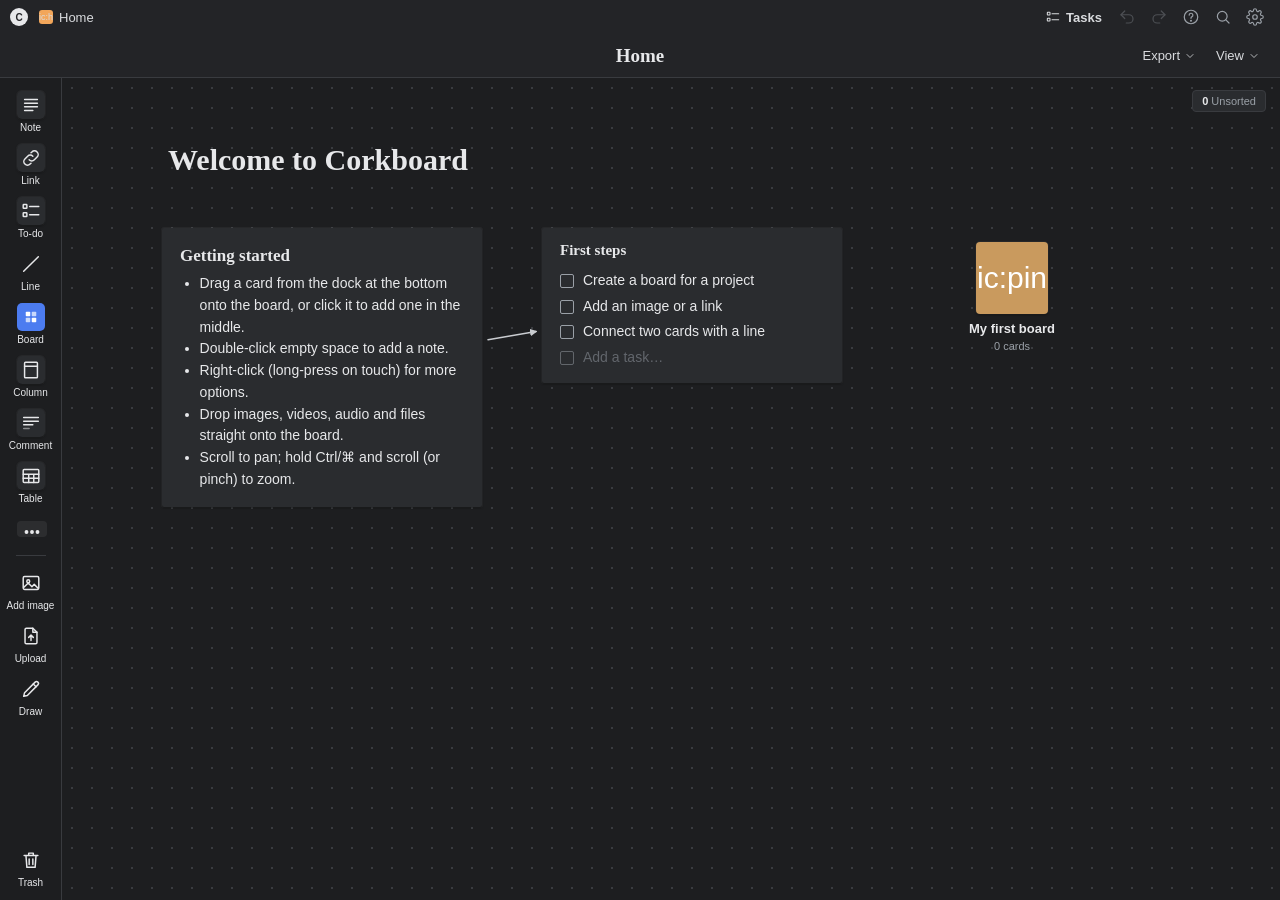
<file: Corkboard_v1.2.html>
<!DOCTYPE html>
<html lang="en">
<head>
<meta charset="utf-8">
<meta name="viewport" content="width=device-width,initial-scale=1,maximum-scale=1,user-scalable=no,viewport-fit=cover">
<meta name="apple-mobile-web-app-capable" content="yes">
<meta name="theme-color" content="#ffffff">
<title>Corkboard</title>
<style id="appstyle">.app-root{
  --canvas:#ebeced; --dot:#c4c7ca; --card:#ffffff; --text:#2b2d30; --muted:#8b9096; --line:#e1e3e6;
  --bar:#ffffff; --bar-text:#3a3d41; --tb:#ebeced; --hover:rgba(0,0,0,.05); --sel:#3d7cf5; --accent:#e0703a;
  --menu:#ffffff; --shadow:0 1px 2px rgba(0,0,0,.09),0 0 0 1px rgba(0,0,0,.035);
  --shadow-lg:0 8px 28px rgba(0,0,0,.16),0 0 0 1px rgba(0,0,0,.06);
  --serif:"Iowan Old Style","Palatino Linotype",Georgia,"Times New Roman",serif;
  --sans:-apple-system,BlinkMacSystemFont,"Segoe UI",Inter,Helvetica,Arial,sans-serif;
  --mono:ui-monospace,SFMono-Regular,Menlo,Consolas,monospace;
  --phc:#b9bdc2; --colbody:#f1f2f3; --link:#d0602d;
  font-family:var(--sans); color:var(--text);
}
.app-root.dark{
  --canvas:#1d1e20; --dot:#3a3c40; --card:#2a2c2f; --text:#e7e8ea; --muted:#9aa0a7; --line:#393b3f;
  --bar:#232427; --bar-text:#d9dbde; --tb:#1d1e20; --hover:rgba(255,255,255,.07); --menu:#2c2e31;
  --shadow:0 1px 2px rgba(0,0,0,.5),0 0 0 1px rgba(255,255,255,.05);
  --shadow-lg:0 10px 30px rgba(0,0,0,.55),0 0 0 1px rgba(255,255,255,.08);
  --phc:#62666c; --colbody:#232527; --link:#f08a52;
}
*{box-sizing:border-box}
html,body{margin:0;height:100%;overflow:hidden;overscroll-behavior:none}
body{background:var(--canvas);-webkit-font-smoothing:antialiased}
button{font:inherit;color:inherit;background:none;border:0;cursor:pointer;padding:0}
input,textarea,select{font:inherit;color:inherit}
svg{display:block}
#app{position:fixed;inset:0;display:flex;flex-direction:column}

/* top bar */
#topbar{height:34px;display:flex;align-items:center;justify-content:space-between;padding:0 10px;background:var(--bar);color:var(--bar-text);font-size:13px;flex:none;gap:10px}
.crumbs{display:flex;align-items:center;gap:6px;min-width:0;overflow:hidden;white-space:nowrap}
.logo{width:18px;height:18px;border-radius:50%;background:var(--text);color:var(--bar);display:grid;place-items:center;font:700 10px var(--sans);flex:none}
.crumb{display:flex;align-items:center;gap:6px;padding:3px 5px;border-radius:4px;cursor:pointer;min-width:0}
.crumb:hover{background:var(--hover)}
.crumb .ci{width:14px;height:14px;border-radius:3px;flex:none;display:grid;place-items:center;font-size:9px}
.crumb span{overflow:hidden;text-overflow:ellipsis}
.crumb-sep{color:var(--muted)}
.top-actions{display:flex;align-items:center;gap:2px;flex:none}
.ib{width:30px;height:28px;display:grid;place-items:center;border-radius:5px;color:var(--muted)}
.ib:hover{background:var(--hover);color:var(--text)}
.ib:disabled{opacity:.35;cursor:default;background:none}
.ib svg{width:18px;height:18px}
.ib.on{color:var(--sel)}

#titlebar{height:44px;display:grid;grid-template-columns:1fr auto 1fr;align-items:center;padding:0 12px;background:var(--bar);border-bottom:1px solid var(--line);flex:none}
#boardTitle{margin:0;font:600 19px var(--serif);text-align:center;padding:2px 8px;border-radius:4px;outline:none;max-width:50vw;overflow:hidden;text-overflow:ellipsis;white-space:nowrap;cursor:text}
#boardTitle:hover{background:var(--hover)}
.title-actions{justify-self:end;display:flex;gap:4px}
.tbtn{display:flex;align-items:center;gap:4px;font-size:13px;padding:5px 8px;border-radius:5px;color:var(--bar-text)}
.tbtn:hover{background:var(--hover)}
.tbtn svg{width:12px;height:12px}
.tbtn .ic-m{display:none}
.tbtn .ic-m svg{width:18px;height:18px}

#main{flex:1;display:flex;min-height:0;position:relative}
/* left toolbar */
#toolbar{width:62px;flex:none;background:var(--tb);border-right:1px solid var(--line);display:flex;flex-direction:column;align-items:center;padding:8px 0;gap:2px;overflow-y:auto;overflow-x:hidden;z-index:30;scrollbar-width:none}
#toolbar::-webkit-scrollbar{display:none}
.tool{width:58px;padding:5px 0 4px;display:flex;flex-direction:column;align-items:center;gap:3px;border-radius:6px;color:var(--text);font-size:10px;line-height:1.1;user-select:none;-webkit-user-select:none;touch-action:none;flex:none;text-align:center}
.tool:hover{background:var(--hover)}
.tool.active{background:var(--hover);box-shadow:inset 0 0 0 1.5px var(--sel)}
.tool .ti{width:28px;height:28px;display:grid;place-items:center;border-radius:5px}
.tool .ti svg{width:22px;height:22px}
.tool .ti.boxed{background:var(--card);box-shadow:var(--shadow)}
.tool .ti.blue{background:#4c7cf0;color:#fff}
.tool .ti.blue svg{width:18px;height:18px}
.tool .sw{width:22px;height:22px;border-radius:4px;border:1px solid rgba(0,0,0,.15);position:relative;overflow:hidden;background:var(--card)}
.tool .sw.none::after{content:"";position:absolute;left:-4px;right:-4px;top:50%;height:2px;background:#e04646;transform:rotate(-45deg)}
.tb-sep{width:30px;height:1px;background:var(--line);margin:6px 0;flex:none}
.tb-spacer{flex:1;min-height:10px}
.tb-back{width:40px;height:22px;display:grid;place-items:center;color:var(--muted);border-radius:4px;flex:none}
.tb-back:hover{background:var(--hover)}
.tb-back svg{width:14px;height:14px}
.more-dots{width:30px;height:16px;border-radius:4px;display:grid;place-items:center;background:var(--hover)}
.tool-ghost{position:fixed;z-index:9999;pointer-events:none;opacity:.85;width:120px;height:70px;background:var(--card);box-shadow:var(--shadow-lg);display:grid;place-items:center;font-size:12px;color:var(--muted);transform:translate(-50%,-50%)}

/* viewport */
#viewport{outline:none;flex:1;position:relative;overflow:hidden;touch-action:none;background-color:var(--canvas);
  background-image:radial-gradient(circle,var(--dot) 1px,transparent 1.3px);background-size:20px 20px}
#viewport.nogrid{background-image:none}
#viewport.tool-line,#viewport.tool-draw{cursor:crosshair}
#viewport.panning{cursor:grabbing}
#viewport.space{cursor:grab}
#world{position:absolute;left:0;top:0;transform-origin:0 0;will-change:transform}
#cards{position:absolute;left:0;top:0}
#lines,#inklayer{position:absolute;left:0;top:0;width:1px;height:1px;overflow:visible;pointer-events:none}
#lines{z-index:100000}
#inklayer{z-index:100001}
#lines .hit{pointer-events:stroke;cursor:pointer}
#lines .lh{pointer-events:all;cursor:move}
#marquee{position:absolute;border:1px solid var(--sel);background:rgba(61,124,245,.08);display:none;pointer-events:none;z-index:5}
#unsortedBadge{position:absolute;right:14px;top:12px;z-index:20;font-size:11px;padding:4px 9px;border-radius:4px;border:1px solid var(--line);background:var(--card);color:var(--muted)}
#unsortedBadge b{color:var(--text)}
#unsortedBadge:hover{color:var(--text)}
.emptyhint{position:absolute;left:50%;top:42%;transform:translate(-50%,-50%);text-align:center;color:var(--muted);font-size:14px;pointer-events:none;z-index:1;line-height:1.6}
.emptyhint b{display:block;font:600 20px var(--serif);color:var(--text);margin-bottom:6px}

/* cards */
.card{position:absolute;background:var(--card);box-shadow:var(--shadow);border-radius:2px;font-size:14px;line-height:1.55;user-select:none;-webkit-user-select:none;touch-action:none;color:var(--text)}
.card.selected{outline:2px solid var(--sel);outline-offset:1px}
.card.editing{outline:2px solid var(--sel)}
.card.drop-target{outline:2px dashed var(--sel)}
.card.colored{background:color-mix(in srgb,var(--cc) 30%,var(--card))}
.card.colored.dark-color{background:var(--cc);color:#fff}
.card.colored.dark-color .muted,.card.colored.dark-color .board-count{color:rgba(255,255,255,.75)}
.card.dragging{box-shadow:var(--shadow-lg);opacity:.96}
.card [contenteditable="true"],.card [contenteditable="plaintext-only"]{user-select:text;-webkit-user-select:text;outline:none;cursor:text}
[data-ph]:empty::before{content:attr(data-ph);color:var(--phc);pointer-events:none}
.resize{position:absolute;right:-6px;bottom:-6px;width:14px;height:14px;cursor:nwse-resize;display:none;z-index:3}
.resize::after{content:"";position:absolute;right:5px;bottom:5px;width:7px;height:7px;border-right:2px solid var(--sel);border-bottom:2px solid var(--sel)}
.card.selected>.resize{display:block}
.lock-ind{position:absolute;right:4px;top:4px;width:16px;height:16px;color:var(--muted);opacity:.7}
.lock-ind svg{width:14px;height:14px}
.labels{display:flex;flex-wrap:wrap;gap:4px;padding:8px 12px 0}
.label{font-size:10.5px;font-weight:600;color:#fff;padding:1px 7px;border-radius:9px;line-height:1.6}
.reacts{display:flex;flex-wrap:wrap;gap:4px;padding:0 12px 10px}
.react{font-size:12px;padding:1px 7px;border-radius:10px;border:1px solid var(--line);background:var(--card)}
.caption{padding:8px 14px 10px;font-size:12.5px;color:var(--muted);min-height:1em}
.cmt-badge{position:absolute;right:-10px;top:-10px;display:flex;align-items:center;gap:3px;background:var(--sel);color:#fff;font-size:10px;font-weight:600;padding:2px 6px 2px 4px;border-radius:10px;z-index:4}
.cmt-badge svg{width:12px;height:12px}

.rt h1{font:600 22px/1.3 var(--serif);margin:.2em 0 .35em}
.rt h2{font:600 17px/1.35 var(--serif);margin:.2em 0 .3em}
.rt p,.rt div{margin:0}
.rt ul,.rt ol{margin:.2em 0;padding-left:1.4em}
.rt blockquote{margin:.3em 0;padding-left:10px;border-left:3px solid var(--line);color:var(--muted)}
.rt pre,.rt code{font-family:var(--mono);font-size:12.5px;background:var(--hover);border-radius:3px}
.rt pre{padding:8px 10px;white-space:pre-wrap;margin:.3em 0}
.rt code{padding:1px 4px}
.rt a{color:var(--link)}
.rt mark{background:#fff3a0;color:inherit;padding:0 1px}
.dark .rt mark{background:#6b5d12}
.note-body{padding:14px 18px;min-height:52px;word-wrap:break-word;overflow-wrap:anywhere}

/* link */
.link-empty{display:flex;align-items:center;gap:8px;padding:12px 14px;color:var(--muted)}
.link-empty svg{width:18px;height:18px;flex:none}
.link-empty input,.inline-input{flex:1;border:0;outline:0;background:transparent;font-size:13.5px;min-width:0}
.link-img{display:block;background:#202124;overflow:hidden}
.link-img img{width:100%;display:block;max-height:420px;object-fit:cover}
.link-body{padding:12px 16px 14px}
.link-url{display:flex;align-items:center;gap:6px;font-size:11px;color:var(--muted);overflow:hidden;white-space:nowrap}
.link-url img,.link-url svg{width:13px;height:13px;flex:none;border-radius:2px}
.link-url span{overflow:hidden;text-overflow:ellipsis}
.link-title{display:block;margin-top:6px;font-weight:600;color:var(--link);text-decoration:underline;cursor:pointer;word-break:break-word}
.link-desc{margin-top:8px;font-size:12.5px;line-height:1.6;word-break:break-word}

/* todo */
.todo{padding:14px 18px 12px}
.todo-title{font:600 15px var(--serif);margin-bottom:8px;min-height:1.2em}
.todo-item{display:flex;align-items:flex-start;gap:9px;padding:2px 0}
.chk{width:14px;height:14px;margin-top:4px;flex:none;border:1.5px solid var(--muted);border-radius:2px;display:grid;place-items:center;color:#fff}
.chk svg{width:10px;height:10px}
.todo-item.done .chk{background:var(--sel);border-color:var(--sel)}
.todo-item.done .todo-text{text-decoration:line-through;color:var(--muted)}
.todo-text{flex:1;min-height:1.4em;word-break:break-word}
.todo-text.ph{color:var(--phc);cursor:text}
.chk.ghost{opacity:.5}

/* board tile */
.card.t-board{background:transparent!important;box-shadow:none}
.card.t-board.selected{outline-offset:3px}
.board-tile{display:flex;flex-direction:column;align-items:center;padding:4px 2px;text-align:center}
.board-icon{width:72px;height:72px;border-radius:4px;display:grid;place-items:center;font-size:30px;box-shadow:var(--shadow);cursor:pointer;color:#fff}
.board-name{margin-top:7px;font-size:13px;font-weight:600;line-height:1.3;word-break:break-word;min-width:20px}
.board-count{font-size:11px;color:var(--muted)}

/* column */
.col-head{padding:14px 12px 8px;text-align:center}
.card.colored .col-head{background:color-mix(in srgb,var(--cc) 45%,var(--card))}
.card.t-column.colored{background:var(--card)}
.col-title{font:600 16px var(--serif);min-height:1.3em}
.col-count{font-size:11px;color:var(--muted)}
.col-body{padding:6px;display:flex;flex-direction:column;gap:6px;min-height:56px}
.col-body.empty{margin:6px;background:var(--colbody);min-height:54px}
.col-body .card{position:relative;left:auto!important;top:auto!important;width:auto!important;z-index:auto!important}
.col-drop{height:4px;background:var(--sel);border-radius:2px;margin:-5px 0}

/* comment */
.cmt{padding:10px 12px}
.msg{display:flex;gap:8px;padding:4px 0 8px}
.msg .mt{flex:1;min-width:0}
.msg .mh{font-size:11px;color:var(--muted)}
.msg .mh b{color:var(--text);font-weight:600;margin-right:4px}
.msg .mx{font-size:13px;word-break:break-word;white-space:pre-wrap}
.msg .del{opacity:0;color:var(--muted);font-size:14px;width:16px}
.msg:hover .del{opacity:1}
.avatar{width:24px;height:24px;border-radius:50%;background:#7a8696;color:#fff;font-size:11px;font-weight:700;display:grid;place-items:center;flex:none}
.cmt-compose{display:flex;align-items:center;gap:8px}
.cmt-compose input{flex:1;min-width:0;border:1px solid var(--line);background:var(--card);border-radius:3px;padding:6px 8px;font-size:12.5px;outline:none}
.cmt-compose button{font-size:12px;color:var(--sel);font-weight:600;padding:4px}

/* table */
.tbl-wrap{padding:10px;overflow-x:auto}
.tbl{border-collapse:collapse;width:100%;font-size:13px;table-layout:fixed}
.tbl td,.tbl th{border:1px solid var(--line);padding:5px 7px;height:30px;vertical-align:top;min-height:1.5em;word-break:break-word;text-align:left}
.tbl th{background:var(--hover);font-weight:600}
.tbl td.cur,.tbl th.cur{box-shadow:inset 0 0 0 2px var(--sel)}

/* sketch, ink */
.sketch-area{width:100%;height:100%;background:var(--card);position:relative}
.card.t-sketch{overflow:hidden}
.sketch-area svg,.ink-svg{width:100%;height:100%}
.card.sketching{outline:2px solid #e0703a;cursor:crosshair}
.card.t-ink{background:transparent!important;box-shadow:none}
.card.t-ink svg{width:100%;height:auto}

/* swatch */
.swatch-color{height:110px}
.swatch-info{padding:8px 12px 10px}
.swatch-hex{font:600 13px var(--mono)}
.swatch-rgb{font-size:11px;color:var(--muted)}

/* document */
.doc-tile{padding:14px 16px;display:flex;flex-direction:column;gap:6px}
.doc-icon{width:30px;height:36px;color:var(--sel)}
.doc-icon svg{width:30px;height:36px}
.doc-title{font:600 15px var(--serif);line-height:1.3}
.doc-snip{font-size:12px;color:var(--muted);max-height:4.6em;overflow:hidden}
.doc-open{align-self:flex-start;font-size:12px;color:var(--sel);font-weight:600}

/* media */
.upload-prompt{display:flex;flex-direction:column;align-items:center;justify-content:center;gap:4px;padding:26px 14px;color:var(--muted);font-size:13px;cursor:pointer;text-align:center;border:1.5px dashed var(--line);margin:8px;height:calc(100% - 16px);min-height:110px}
.upload-prompt svg{width:24px;height:24px}
.upload-prompt .small{font-size:11px}
.upload-prompt:hover{color:var(--text)}
.img-wrap{position:relative}
.img-wrap img{width:100%;display:block;pointer-events:none}
.img-ann{position:absolute;inset:0;width:100%;height:100%}
.card.t-image.nobg{background:transparent!important;box-shadow:none}
.card.t-image.colored{background:var(--card);border:5px solid var(--cc)}
.media-file{padding:12px 14px;display:flex;flex-direction:column;gap:8px}
.mf-name{display:flex;align-items:center;gap:8px;font-size:13px;font-weight:600;word-break:break-all}
.mf-name svg{width:18px;height:18px;flex:none}
.media-file audio{width:100%;height:36px}
.card video{width:100%;display:block;background:#000}
.video-wrap,.map-wrap{position:relative;width:100%}
.video-wrap{aspect-ratio:16/9}
.video-wrap iframe{position:absolute;inset:0;width:100%;height:100%;border:0}
.card:not(.selected) .map-wrap iframe{pointer-events:none}
body.ptr-busy iframe,body.ptr-busy video{pointer-events:none!important}
.video-bar{cursor:grab}
.video-bar .vbtn,.video-bar input{cursor:pointer}
.video-empty,.map-empty{display:flex;flex-direction:column;gap:10px;padding:16px;color:var(--muted);font-size:13px}
.video-empty input,.map-empty input{border:1px solid var(--line);background:var(--card);border-radius:3px;padding:7px 9px;outline:none;font-size:13px}
.btn{font-size:12.5px;padding:6px 11px;border-radius:4px;background:var(--hover);color:var(--text);font-weight:600}
.btn:hover{background:color-mix(in srgb,var(--sel) 15%,transparent)}
.btn.primary{background:var(--sel);color:#fff}
.btn.danger{background:#e04646;color:#fff}
.card.t-map{display:flex;flex-direction:column;overflow:hidden}
.map-wrap{flex:1;display:flex;flex-direction:column;min-height:0}
.map-wrap iframe{flex:1;width:100%;border:0;min-height:0}
.map-label{display:flex;justify-content:space-between;gap:8px;padding:7px 12px;font-size:12px;border-top:1px solid var(--line)}
.map-label span{overflow:hidden;text-overflow:ellipsis;white-space:nowrap}
.map-label a{color:var(--sel);flex:none}
.file-tile{display:flex;align-items:center;gap:12px;padding:12px 14px}
.file-ext{width:38px;height:46px;border-radius:3px;background:var(--sel);color:#fff;display:grid;place-items:center;font:700 10px var(--sans);text-transform:uppercase;flex:none}
.file-meta{flex:1;min-width:0}
.file-name{font-size:13px;font-weight:600;word-break:break-all}
.file-size{font-size:11px;color:var(--muted)}
.file-tile button{width:30px;height:30px;border-radius:5px;display:grid;place-items:center;color:var(--muted)}
.file-tile button:hover{background:var(--hover);color:var(--text)}
.file-tile button svg{width:18px;height:18px}

/* video */
.icn{display:inline-flex}
.video-card{display:flex;flex-direction:column}
.video-bar{display:flex;align-items:center;gap:4px;padding:5px 6px;border-top:1px solid var(--line);font-size:12px;min-width:0}
.vbtn{display:flex;align-items:center;gap:4px;padding:4px 7px;border-radius:4px;font-size:12px;font-weight:600;white-space:nowrap;flex:none}
.vbtn:hover{background:var(--hover)}
.vbtn svg{width:15px;height:15px}
.vtitle{flex:1;min-width:0;overflow:hidden;text-overflow:ellipsis;white-space:nowrap;color:var(--muted);text-align:right;font-size:11.5px}
.vtc{display:none}
.vtime{font:12px var(--mono);color:var(--muted);padding:0 4px;white-space:nowrap}
.vscrub{flex:1;min-width:60px}
.card.theater .vtc{display:flex}
.card.theater .vtitle{display:none}
.card.theater .video-bar{padding:8px 10px;gap:6px;flex-wrap:wrap}
.card.theater .vbtn{font-size:13px;padding:6px 10px}
.card.theater{box-shadow:0 24px 70px rgba(0,0,0,.4);outline:none!important}
.card.theater iframe{pointer-events:auto!important}
.theater-on #cards>.card:not(.theater){opacity:.07;pointer-events:none;transition:opacity .2s}
.theater-on #lines,.theater-on #inklayer,.theater-on .emptyhint{display:none}
.theater-on .card.theater>.resize,.theater-on .card.theater>.labels,.theater-on .card.theater>.reacts,.theater-on .card.theater>.caption,.theater-on .card.theater>.cmt-badge{display:none}
.video-warn{font-size:11.5px;line-height:1.45;padding:8px 10px;background:#fff4e5;color:#8a5300}
.dark .video-warn{background:#3d2e14;color:#f4c27a}
.ts-chip{position:absolute;left:8px;top:8px;background:rgba(0,0,0,.68);color:#fff;font:600 11px var(--sans);padding:3px 8px;border-radius:10px;z-index:2}
.ts-chip:hover{background:var(--sel)}
@media (max-width:700px){.vbtn .vtl,.vbtn span:not(.icn){display:none}}

/* heading */
.card.t-heading{background:transparent;box-shadow:none}
.card.t-heading.colored{background:transparent;color:var(--cc)}
.card.t-heading.colored.dark-color{background:transparent;color:var(--cc)}
.heading-text{font:700 30px/1.2 var(--serif);padding:4px 6px;min-height:1.2em;word-break:break-word}

/* menus / popovers */
.menu,.pop{position:fixed;z-index:20000;background:var(--menu);box-shadow:var(--shadow-lg);border-radius:6px;font-size:13px;color:var(--text)}
.menu{min-width:190px;padding:5px}
.mi{display:flex;align-items:center;gap:10px;padding:5px 9px;border-radius:4px;cursor:pointer;white-space:nowrap}
.mi:hover,.mi.open{background:var(--hover)}
.mi.disabled{opacity:.4;pointer-events:none}
.mi .lbl{flex:1}
.mi .kbd{font-size:10px;color:var(--muted);border:1px solid var(--line);border-radius:3px;padding:0 4px}
.mi .arrow{color:var(--muted)}
.mi svg{width:15px;height:15px;color:var(--muted)}
.menu .sep{height:1px;background:var(--line);margin:4px 2px}
.menu-info{display:flex;gap:8px;align-items:center;padding:6px 9px 4px;font-size:11px;color:var(--muted);line-height:1.4}
.menu-h{padding:7px 9px 3px;font-size:12px;font-weight:700}
.pop{padding:10px;min-width:180px;max-width:320px}
.pop h4{margin:0 0 8px;font-size:12px;font-weight:700}
.pop .row{display:flex;gap:6px;align-items:center;margin-top:6px}
.pop input[type=text],.pop input[type=url],.pop textarea,.pop select{width:100%;border:1px solid var(--line);background:var(--card);border-radius:4px;padding:6px 8px;font-size:12.5px;outline:none}
.pop textarea{resize:vertical;min-height:60px}
.pal{display:grid;grid-template-columns:repeat(5,24px);gap:6px}
.pal button{width:24px;height:24px;border-radius:4px;border:1px solid rgba(0,0,0,.15);position:relative;overflow:hidden}
.pal button.cur{box-shadow:0 0 0 2px var(--menu),0 0 0 4px var(--sel)}
.pal button.none{background:var(--card)}
.pal button.none::after{content:"";position:absolute;left:-4px;right:-4px;top:50%;height:2px;background:#e04646;transform:rotate(-45deg)}
.pal-sep{height:1px;background:var(--line);margin:10px 0}
.custom-color{display:flex;align-items:center;gap:8px;margin-top:10px;font-size:12px;border:1px solid var(--line);border-radius:4px;padding:5px 8px;cursor:pointer;position:relative}
.custom-color input{position:absolute;inset:0;opacity:0;cursor:pointer}
.rainbow{width:14px;height:14px;border-radius:50%;background:conic-gradient(red,yellow,lime,cyan,blue,magenta,red)}
.emoji-grid{display:grid;grid-template-columns:repeat(6,32px);gap:4px}
.emoji-grid button{width:32px;height:32px;border-radius:5px;font-size:18px}
.emoji-grid button:hover,.emoji-grid button.cur{background:var(--hover)}
.lab-row{display:flex;align-items:center;gap:8px;padding:4px 2px;cursor:pointer;border-radius:4px}
.lab-row:hover{background:var(--hover)}
.lab-row .dot{width:12px;height:12px;border-radius:50%}
.lab-row .ck{margin-left:auto;width:14px;color:var(--sel)}
.seg{display:flex;gap:4px}
.seg button{flex:1;padding:5px 8px;border-radius:4px;background:var(--hover);font-size:12px}
.seg button.cur{background:var(--sel);color:#fff}
.toggle{width:30px;height:17px;border-radius:9px;background:var(--line);position:relative;flex:none;transition:background .15s}
.toggle::after{content:"";position:absolute;left:2px;top:2px;width:13px;height:13px;border-radius:50%;background:#fff;transition:left .15s;box-shadow:0 1px 2px rgba(0,0,0,.3)}
.toggle.on{background:var(--sel)}
.toggle.on::after{left:15px}

/* dropdown panels */
.dd{position:fixed;z-index:20000;background:var(--menu);box-shadow:var(--shadow-lg);border-radius:7px;font-size:13px;width:250px;padding:6px 0}
.dd-h{padding:8px 14px 4px;font-weight:700;font-size:12.5px}
.dd-sub{padding:0 14px 6px;font-size:11.5px;color:var(--muted)}
.dd-item{display:flex;align-items:center;gap:8px;padding:6px 14px;cursor:pointer;font-size:12.5px}
.dd-item:hover{background:var(--hover)}
.dd-item svg{width:14px;height:14px;color:var(--muted)}
.dd-sep{height:1px;background:var(--line);margin:6px 0}
.dd-row{display:flex;align-items:center;gap:8px;padding:6px 14px;font-size:12px}
.zoom-row{display:flex;align-items:center;gap:8px;padding:6px 14px}
.zoom-row input[type=range]{flex:1}
.zoom-row .zb{width:24px;height:24px;border:1px solid var(--line);border-radius:4px;display:grid;place-items:center}
.zoom-pct{font-size:11.5px;width:40px;text-align:center;border:1px solid var(--line);border-radius:4px;padding:2px}
.dd .wide{display:block;margin:6px 14px;width:calc(100% - 28px);text-align:center;padding:6px;border:1px solid var(--line);border-radius:5px;font-size:12.5px}
.dd .wide.dark{background:var(--text);color:var(--bar);border-color:var(--text)}

/* side panels */
.side{position:fixed;right:0;top:78px;bottom:0;width:330px;max-width:100vw;z-index:15000;background:var(--menu);box-shadow:var(--shadow-lg);display:flex;flex-direction:column;font-size:13px}
.side-h{display:flex;align-items:center;justify-content:space-between;padding:12px 14px;border-bottom:1px solid var(--line);font-weight:700}
.side-b{flex:1;overflow:auto;padding:10px 14px}
.side-f{padding:10px 14px;border-top:1px solid var(--line);display:flex;gap:8px;flex-wrap:wrap}
.trow{display:flex;align-items:center;gap:10px;padding:8px 0;border-bottom:1px solid var(--line)}
.trow .tt{flex:1;min-width:0}
.trow .tt div:first-child{font-weight:600;overflow:hidden;text-overflow:ellipsis;white-space:nowrap}
.trow .tt div:last-child{font-size:11px;color:var(--muted)}
.trow .ticon{width:30px;height:30px;border-radius:4px;background:var(--hover);display:grid;place-items:center;flex:none;overflow:hidden}
.trow .ticon img{width:100%;height:100%;object-fit:cover}
.trow .ticon svg{width:16px;height:16px;color:var(--muted)}
.uitem{touch-action:none;cursor:grab}
.muted{color:var(--muted)}
.search-res{max-height:60vh;overflow:auto}
.sr{display:flex;align-items:center;gap:10px;padding:7px 14px;cursor:pointer}
.sr:hover{background:var(--hover)}
.sr .ticon{width:28px;height:28px;border-radius:4px;display:grid;place-items:center;flex:none;font-size:14px;background:var(--hover)}
.sr .ticon svg{width:15px;height:15px;color:var(--muted)}
.sr .tt{min-width:0;flex:1}
.sr .tt div{overflow:hidden;text-overflow:ellipsis;white-space:nowrap}
.sr .tt div:last-child{font-size:11px;color:var(--muted)}
.sr-group{padding:8px 14px 2px;font-size:11px;color:var(--muted);font-weight:600}
.search-top{padding:6px 10px}
.search-top input{width:100%;border:1.5px solid var(--sel);border-radius:5px;padding:6px 9px;outline:none;background:var(--card);font-size:13px}
.search-filters{display:flex;gap:6px;padding:4px 10px 6px}
.search-filters select{border:0;background:transparent;font-size:12px;color:var(--text);cursor:pointer}

/* modal + doc editor */
.modal-bg{position:fixed;inset:0;z-index:25000;background:rgba(0,0,0,.4);display:grid;place-items:center;padding:16px}
.modal{background:var(--menu);border-radius:8px;box-shadow:var(--shadow-lg);max-width:560px;width:100%;max-height:90vh;overflow:auto;padding:20px;font-size:13px}
.modal h3{margin:0 0 12px;font:600 18px var(--serif)}
.kb{display:grid;grid-template-columns:1fr auto;gap:6px 16px}
.kb kbd{font:11px var(--mono);border:1px solid var(--line);border-radius:3px;padding:1px 5px;background:var(--hover)}
.docedit{position:fixed;inset:0;z-index:24000;background:var(--canvas);display:flex;flex-direction:column}
.docedit-bar{display:flex;align-items:center;gap:4px;padding:8px 12px;background:var(--bar);border-bottom:1px solid var(--line);flex-wrap:wrap}
.docedit-bar .ib{color:var(--text)}
.docedit-scroll{flex:1;overflow:auto;padding:30px 16px}
.docedit-page{max-width:760px;margin:0 auto;background:var(--card);box-shadow:var(--shadow);padding:48px 56px;min-height:80vh}
.docedit-title{font:700 30px/1.25 var(--serif);outline:none;margin-bottom:18px}
.docedit-body{outline:none;font-size:15px;line-height:1.7;min-height:50vh}
.lightbox{position:fixed;inset:0;z-index:25000;background:rgba(0,0,0,.86);display:grid;place-items:center}
.lightbox img{max-width:94vw;max-height:90vh}
.crop-stage{position:relative;display:inline-block;touch-action:none}
.crop-stage img{max-width:80vw;max-height:65vh;display:block}
.crop-box{position:absolute;border:2px solid #fff;box-shadow:0 0 0 9999px rgba(0,0,0,.5);cursor:move}
.crop-box i{position:absolute;width:14px;height:14px;background:#fff;border-radius:2px}
.crop-box i[data-h=nw]{left:-7px;top:-7px;cursor:nwse-resize}.crop-box i[data-h=ne]{right:-7px;top:-7px;cursor:nesw-resize}
.crop-box i[data-h=sw]{left:-7px;bottom:-7px;cursor:nesw-resize}.crop-box i[data-h=se]{right:-7px;bottom:-7px;cursor:nwse-resize}

#toast{position:fixed;left:50%;bottom:22px;transform:translateX(-50%) translateY(20px);background:#26282b;color:#fff;font-size:13px;padding:8px 14px;border-radius:6px;opacity:0;pointer-events:none;transition:.2s;z-index:30000;max-width:90vw}
#toast.show{opacity:1;transform:translateX(-50%)}

/* presentation */
.presenting #topbar,.presenting #titlebar,.presenting #toolbar,.presenting #unsortedBadge{display:none}
.presenting #viewport{background-image:none}
.presenting .card.selected{outline:none}
.present-exit{position:fixed;right:14px;top:14px;z-index:30000;background:rgba(0,0,0,.6);color:#fff;font-size:12px;padding:6px 12px;border-radius:5px}

/* mobile */
@media (max-width:700px){
  #main{flex-direction:column-reverse}
  #toolbar{width:100%;height:64px;flex-direction:row;padding:4px 6px;border-right:0;border-top:1px solid var(--line);overflow-x:auto;overflow-y:hidden;justify-content:flex-start}
  .tb-sep{width:1px;height:34px;margin:0 4px}
  .tb-spacer{display:none}
  .tool{width:52px}
  .tb-back{height:40px;width:28px}
  #titlebar{grid-template-columns:auto 1fr auto;height:40px}
  #titlebar>div:first-child{display:none}
  #boardTitle{text-align:left;font-size:16px;max-width:none}
  .tbtn span.tl{display:none}
  .tbtn .ic-m{display:block}
  .side{top:auto;height:70vh;width:100%;border-radius:12px 12px 0 0}
  .docedit-page{padding:24px 18px}
  .hide-m{display:none}
}
@media print{#topbar,#titlebar,#toolbar{display:none}}

/* tasks on cards */
.todo-item{position:relative}
.todo-main{flex:1;min-width:0}
.tline{position:absolute;left:-11px;top:3px;bottom:3px;width:3px;border-radius:2px;background:var(--tc)}
.tmeta{display:flex;flex-wrap:wrap;gap:4px;margin:2px 0 3px;cursor:pointer}
.tchip{font-size:10.5px;line-height:1.6;padding:0 6px;border-radius:9px;background:var(--hover);color:var(--muted);display:inline-flex;align-items:center;gap:3px;font-weight:600;white-space:nowrap}
.tchip svg{width:11px;height:11px}
.tchip.overdue{background:#fde3e3;color:#c62828}
.tchip.today{background:#fff1d6;color:#a35f00}
.dark .tchip.overdue{background:#4a1e1e;color:#ff9a9a}
.dark .tchip.today{background:#43320f;color:#f6c46a}
.tchip.urgent{background:#e04646;color:#fff}
.tchip.important{background:#e98a2e;color:#fff}
.tchip.tag{color:#fff}
.tchip .x{color:inherit;opacity:.8;margin-left:2px;font-size:12px;line-height:1}
.topen{opacity:0;width:20px;height:20px;color:var(--muted);flex:none;border-radius:4px;display:grid;place-items:center;margin-top:1px}
.topen svg{width:13px;height:13px}
.todo-item:hover .topen{opacity:1}
.topen:hover{background:var(--hover);color:var(--text)}
@media (hover:none){.topen{opacity:.55}}
.todo-item.done .tmeta{opacity:.55}

/* task details pop-up */
.modal.tm-wrap{max-width:640px;padding:18px 20px}
.tm-head{display:flex;gap:10px;align-items:flex-start}
.chk.big{width:20px;height:20px;margin-top:5px;border-radius:4px}
.chk.on{background:var(--sel);border-color:var(--sel)}
.tm-title{flex:1;font:600 19px/1.35 var(--serif);border:0;outline:0;background:transparent;resize:none;color:var(--text);padding:2px 0;overflow:hidden}
.tm-grid{display:grid;grid-template-columns:78px 1fr;gap:10px 12px;align-items:center;margin:14px 0 6px}
.tm-label{font-size:12px;color:var(--muted);font-weight:600}
.tm-row{display:flex;gap:6px;align-items:center;flex-wrap:wrap}
.tm-input{border:1px solid var(--line);background:var(--card);border-radius:5px;padding:5px 8px;font-size:13px;color:var(--text);outline:none;max-width:100%}
.mini{font-size:11.5px;padding:4px 8px;border-radius:5px;background:var(--hover);font-weight:600}
.mini:hover{background:color-mix(in srgb,var(--sel) 15%,transparent)}
.flagbtn{font-size:12px;font-weight:700;padding:5px 12px;border-radius:14px;border:1.5px solid var(--line);color:var(--muted)}
.flagbtn.important.on{background:#e98a2e;border-color:#e98a2e;color:#fff}
.flagbtn.urgent.on{background:#e04646;border-color:#e04646;color:#fff}
.tm-colors{display:flex;flex-wrap:wrap;gap:5px}
.tm-colors .sw{width:22px;height:22px;border-radius:5px;border:1px solid rgba(0,0,0,.15);position:relative;overflow:hidden;background:var(--card)}
.tm-colors .sw.none::after{content:"";position:absolute;left:-4px;right:-4px;top:50%;height:2px;background:#e04646;transform:rotate(-45deg)}
.tm-colors .sw.cur{box-shadow:0 0 0 2px var(--menu),0 0 0 4px var(--sel)}
.tm-tags{display:flex;flex-wrap:wrap;gap:5px;align-items:center}
.tm-tags .tchip{font-size:11.5px;padding:2px 8px}
.tm-tagwrap{position:relative}
.tm-taginput{border:0;outline:0;background:transparent;font-size:13px;min-width:110px;padding:3px 2px;color:var(--text)}
.tm-sug{position:absolute;left:0;top:100%;z-index:5;background:var(--menu);box-shadow:var(--shadow-lg);border-radius:6px;padding:4px;min-width:180px;display:none}
.tm-sug .sug{display:flex;gap:8px;align-items:center;padding:5px 8px;border-radius:4px;cursor:pointer;font-size:12.5px}
.tm-sug .sug:hover{background:var(--hover)}
.tm-sug .dot{width:10px;height:10px;border-radius:50%}
.tm-sec{margin-top:16px}
.tm-sec h4{margin:0 0 6px;font-size:12px;color:var(--muted);text-transform:uppercase;letter-spacing:.04em}
.st-row{display:flex;gap:8px;align-items:center;padding:3px 0}
.st-row.moving{opacity:.6}
.st-row .chk{margin-top:0}
.st-row input{flex:1;border:0;background:transparent;outline:none;font-size:13.5px;color:var(--text);padding:3px 0}
.st-row.done input{text-decoration:line-through;color:var(--muted)}
.st-row .x,.tm-tags .x{color:var(--muted);font-size:15px;width:18px}
.st-handle{cursor:grab;color:var(--muted);touch-action:none;width:14px;display:grid;place-items:center;opacity:.6}
.st-handle svg{width:14px;transform:rotate(90deg)}
.st-add{width:100%;border:1px dashed var(--line);border-radius:5px;padding:6px 9px;background:transparent;outline:none;font-size:13px;margin-top:4px;color:var(--text)}
.tm-fbar{display:flex;gap:2px;margin-bottom:4px}
.tm-fbar .ib{width:28px;height:26px;color:var(--text)}
.tm-fbar .ib svg{width:15px;height:15px}
.tm-notes{border:1px solid var(--line);border-radius:6px;min-height:110px;max-height:40vh;overflow:auto;padding:10px 12px;outline:none;font-size:14px;line-height:1.6;background:var(--card)}
.tm-notes:focus{border-color:var(--sel)}
.tm-foot{display:flex;justify-content:space-between;align-items:center;gap:10px;margin-top:16px;flex-wrap:wrap;font-size:12px}
.btn.danger-ghost{background:transparent;color:#e04646;border:1px solid color-mix(in srgb,#e04646 40%,transparent)}

/* tasks dashboard */
#btnTasks{gap:5px;font-weight:600}
#btnTasks .ic-t svg{width:16px;height:16px;display:block}
.tasksview{position:fixed;inset:0;z-index:23000;background:var(--canvas);display:flex;flex-direction:column}
.tv-top{background:var(--bar);border-bottom:1px solid var(--line);flex:none}
.tv-head{display:flex;align-items:center;gap:12px;padding:8px 14px}
.tv-head h2{margin:0;font:600 20px var(--serif);flex:1;display:flex;align-items:baseline;gap:10px}
.tv-count{font:500 12px var(--sans);color:var(--muted)}
.tv-head-r{display:flex;gap:8px;align-items:center}
.tv-seg button{padding:5px 12px}
.tv-filters{display:flex;gap:8px;align-items:center;padding:0 14px 10px;flex-wrap:wrap}
.tv-search{flex:1;min-width:180px;max-width:340px;border:1px solid var(--line);background:var(--card);border-radius:6px;padding:6px 10px;font-size:13px;outline:none;color:var(--text)}
.tv-search:focus{border-color:var(--sel)}
.tv-sel{white-space:nowrap;border:1px solid var(--line);background:var(--card);border-radius:6px;padding:5px 8px;font-size:12.5px;color:var(--text);cursor:pointer;display:inline-flex;align-items:center}
.tv-done{display:flex;align-items:center;gap:7px;font-size:12.5px;cursor:pointer;user-select:none}
.tv-body{flex:1;overflow:auto;padding:14px}
.tv-body.mode-board{display:flex;flex-direction:column;overflow:hidden}
.tv-cols{display:flex;gap:12px;align-items:flex-start;overflow-x:auto;flex:1;padding-bottom:10px}
.tv-col{flex:0 0 300px;background:var(--colbody);border-radius:8px;max-height:100%;display:flex;flex-direction:column;border:1px solid var(--line)}
.tv-colhead{display:grid;grid-template-columns:1fr auto;padding:10px 10px 6px 12px;border-radius:8px 8px 0 0;background:var(--card)}
.tv-colhead .ib{grid-row:1/3;grid-column:2;width:26px;height:26px}
.tv-colhead .ib svg{width:14px;height:14px}
.tv-coltitle{font:600 15px var(--serif)}
.tv-colsub{font-size:11px;color:var(--muted)}
.tv-col .tv-rows{overflow-y:auto;padding:8px;display:flex;flex-direction:column;gap:6px;min-height:40px;flex:1}
.tv-add{margin:0 8px 8px;border:1px dashed var(--line);background:transparent;border-radius:6px;padding:7px 10px;font-size:13px;outline:none;color:var(--text)}
.tv-add:focus{border-style:solid;border-color:var(--sel);background:var(--card)}
.tv-row{position:relative;display:flex;gap:9px;align-items:flex-start;background:var(--card);border-radius:6px;padding:9px 10px 8px 12px;box-shadow:var(--shadow);cursor:pointer;user-select:none;-webkit-user-select:none;touch-action:pan-y}
.tv-row:hover{box-shadow:0 0 0 1.5px var(--sel)}
.tv-row .tline{left:4px;top:7px;bottom:7px}
.tv-row .chk{margin-top:3px}
.tv-row.done .tv-text{text-decoration:line-through;color:var(--muted)}
.tv-main{flex:1;min-width:0}
.tv-text{font-size:13.5px;line-height:1.45;word-break:break-word}
.tv-where{font-size:10.5px;color:var(--muted);align-self:center}
.tv-handle{position:absolute;right:4px;top:6px;width:16px;height:16px;color:var(--muted);opacity:0;touch-action:none;cursor:grab}
.tv-handle svg{width:14px;transform:rotate(90deg)}
.tv-row:hover .tv-handle{opacity:.6}
@media (hover:none){.tv-handle{opacity:.6}}
.tv-dragging{opacity:.35}
.tv-ghost{position:fixed;z-index:30000;pointer-events:none;box-shadow:var(--shadow-lg);transform:rotate(1.5deg);opacity:.95}
.tv-ind{height:3px;background:var(--sel);border-radius:2px;margin:-2px 0}
.tv-body.mode-list{max-width:900px;margin:0 auto;width:100%}
.tv-group{margin-bottom:18px}
.tv-ghead{padding:4px 2px 6px;font-size:13px}
.tv-group .tv-rows{display:flex;flex-direction:column;gap:6px;min-height:20px}
.tv-group .tv-add{margin:6px 0 0;width:100%}
.tv-empty{margin:60px auto;text-align:center;color:var(--muted);line-height:1.7;max-width:360px}
.tv-empty b{display:block;color:var(--text);font:600 18px var(--serif)}
.tv-hint{font-size:12px;text-align:center;margin-top:10px}
@media (max-width:700px){
  .tv-head{flex-wrap:wrap}
  .tv-head h2{font-size:18px}
  .tv-filters{flex-wrap:nowrap;overflow-x:auto}
  .tv-search{min-width:150px}
  .tv-col{flex-basis:85vw}
  .tv-cols{scroll-snap-type:x mandatory}
  .tv-col{scroll-snap-align:start}
  .tm-grid{grid-template-columns:1fr}
  .tm-label{margin-top:4px}
  #btnTasks .tl{display:none}
}
</style>
</head>
<body class="app-root">
<div id="app">
  <header id="topbar">
    <div class="crumbs" id="crumbs"></div>
    <div class="top-actions">
      <button class="tbtn" id="btnTasks" title="All tasks"></button>
      <button class="ib" id="btnUndo" title="Undo (Ctrl/⌘ Z)"></button>
      <button class="ib" id="btnRedo" title="Redo (Shift Ctrl/⌘ Z)"></button>
      <button class="ib hide-m" id="btnHelp" title="Keyboard shortcuts"></button>
      <button class="ib" id="btnSearch" title="Search"></button>
      <button class="ib" id="btnSettings" title="Settings"></button>
    </div>
  </header>
  <div id="titlebar">
    <div></div>
    <h1 id="boardTitle" title="Rename board"></h1>
    <div class="title-actions">
      <button class="tbtn" id="btnExport"></button>
      <button class="tbtn" id="btnView"></button>
    </div>
  </div>
  <main id="main">
    <nav id="toolbar"></nav>
    <div id="viewport" tabindex="-1">
      <div id="world">
        <div id="cards"></div>
        <svg id="lines" xmlns="http://www.w3.org/2000/svg"></svg>
        <svg id="inklayer" xmlns="http://www.w3.org/2000/svg"></svg>
      </div>
      <div id="marquee"></div>
      <button id="unsortedBadge"></button>
    </div>
  </main>
</div>
<div id="toast"></div>
<input type="file" id="filePick" hidden multiple>
<script>'use strict';
/* ========== utilities ========== */
const $ = (s, r = document) => r.querySelector(s);
const $$ = (s, r = document) => [...r.querySelectorAll(s)];
const uid = () => Math.random().toString(36).slice(2, 9) + Date.now().toString(36).slice(-5);
const now = () => Date.now();
const clamp = (v, a, b) => Math.max(a, Math.min(b, v));
const esc = s => String(s ?? '').replace(/[&<>"']/g, c => ({ '&': '&amp;', '<': '&lt;', '>': '&gt;', '"': '&quot;', "'": '&#39;' }[c]));
function h(tag, attrs, ...kids) {
  const el = document.createElement(tag);
  if (attrs) for (const k in attrs) {
    const v = attrs[k];
    if (v == null || v === false) continue;
    if (k === 'class') el.className = v;
    else if (k === 'style' && typeof v === 'object') Object.assign(el.style, v);
    else if (k.startsWith('on') && typeof v === 'function') el.addEventListener(k.slice(2), v);
    else if (k === 'html') el.innerHTML = v;
    else if (k === 'value') el.value = v;
    else el.setAttribute(k, v === true ? '' : v);
  }
  for (const c of kids.flat(3)) { if (c == null || c === false) continue; el.append(c.nodeType ? c : document.createTextNode(String(c))); }
  return el;
}
function svgEl(tag, attrs) { const e = document.createElementNS('http://www.w3.org/2000/svg', tag); for (const k in attrs) if (attrs[k] != null) e.setAttribute(k, attrs[k]); return e; }
function timeAgo(t) {
  const s = Math.round((now() - t) / 1000);
  if (s < 45) return 'just now';
  const m = Math.round(s / 60); if (m < 60) return m + ' minute' + (m > 1 ? 's' : '') + ' ago';
  const hr = Math.round(m / 60); if (hr < 24) return hr + ' hour' + (hr > 1 ? 's' : '') + ' ago';
  const d = Math.round(hr / 24); if (d < 30) return d + ' day' + (d > 1 ? 's' : '') + ' ago';
  return new Date(t).toLocaleDateString();
}
function fmtSize(b) { if (!b) return '0 B'; const u = ['B', 'KB', 'MB', 'GB']; let i = 0; while (b >= 1024 && i < 3) { b /= 1024; i++; } return (i ? b.toFixed(1) : b) + ' ' + u[i]; }
function strip(html) { const d = document.createElement('div'); d.innerHTML = (html || '').replace(/<(br|\/p|\/div|\/li|\/h[1-6]|\/blockquote|\/pre)>/gi, '$&\n'); return (d.textContent || '').replace(/\n{3,}/g, '\n\n').trim(); }
function hexToRgb(hx) { const m = /^#?([0-9a-f]{6})$/i.exec(hx || ''); if (!m) return null; const n = parseInt(m[1], 16); return [n >> 16 & 255, n >> 8 & 255, n & 255]; }
function isDark(hx) { const c = hexToRgb(hx); if (!c) return false; return (0.299 * c[0] + 0.587 * c[1] + 0.114 * c[2]) / 255 < 0.5; }
function ytId(u) { const m = /(?:youtube\.com\/(?:watch\?(?:.*&)?v=|embed\/|shorts\/|live\/)|youtu\.be\/)([\w-]{11})/.exec(u || ''); return m ? m[1] : null; }
function normUrl(u) { u = (u || '').trim(); if (!u) return ''; if (!/^[a-z][\w+.-]*:/i.test(u)) u = 'https://' + u; return u; }
function isUrl(s) { return /^(https?:\/\/|www\.)\S+$/i.test((s || '').trim()); }
function hostOf(u) { try { return new URL(u).hostname.replace(/^www\./, ''); } catch { return u; } }
function extOf(n) { const m = /\.([a-z0-9]{1,5})$/i.exec(n || ''); return m ? m[1] : 'file'; }
let toastT;
function toast(msg, ms = 2600) { const t = $('#toast'); t.textContent = msg; t.classList.add('show'); clearTimeout(toastT); toastT = setTimeout(() => t.classList.remove('show'), ms); }
function download(blob, name) { const a = h('a', { href: URL.createObjectURL(blob), download: name }); document.body.append(a); a.click(); setTimeout(() => { URL.revokeObjectURL(a.href); a.remove(); }, 4000); }
function safeName(s) { return (s || 'board').replace(/[\\/:*?"<>|]+/g, '-').trim().slice(0, 80) || 'board'; }
function blobToDataURL(b) { return new Promise((res, rej) => { const r = new FileReader(); r.onload = () => res(r.result); r.onerror = rej; r.readAsDataURL(b); }); }
async function dataURLToBlob(d) { return (await fetch(d)).blob(); }

/* ========== icons ========== */
const sv = (p, extra = '') => `<svg viewBox="0 0 24 24" fill="none" stroke="currentColor" stroke-width="1.6" stroke-linecap="round" stroke-linejoin="round" ${extra}>${p}</svg>`;
const ICON = {
  note: sv('<path d="M5 6h14M5 10h14M5 14h14M5 18h9"/>'),
  link: sv('<path d="M10 14a4 4 0 0 0 5.66 0l3-3a4 4 0 0 0-5.66-5.66l-1 1"/><path d="M14 10a4 4 0 0 0-5.66 0l-3 3a4 4 0 0 0 5.66 5.66l1-1"/>'),
  todo: sv('<rect x="3.5" y="5" width="4" height="4" rx=".6"/><path d="M10.5 7h10"/><rect x="3.5" y="14" width="4" height="4" rx=".6"/><path d="M10.5 16h10"/>'),
  line: sv('<path d="M4 20 20 4"/>', 'stroke-width="2"'),
  board: sv('<rect x="5" y="5" width="6" height="6" rx="1" fill="currentColor" stroke="none"/><rect x="13" y="5" width="6" height="6" rx="1" fill="currentColor" stroke="none" opacity=".7"/><rect x="5" y="13" width="6" height="6" rx="1" fill="currentColor" stroke="none" opacity=".7"/><rect x="13" y="13" width="6" height="6" rx="1" fill="currentColor" stroke="none"/>'),
  column: sv('<rect x="5" y="3.5" width="14" height="17" rx="1"/><path d="M5 8h14"/>'),
  comment: sv('<path d="M4 6h16M4 10h16M4 14h10"/><path d="M4 18h6" opacity=".5"/>'),
  table: sv('<rect x="3.5" y="5" width="17" height="14" rx="1"/><path d="M3.5 10h17M3.5 14.5h17M9.5 10v9M15 10v9"/>'),
  dots: sv('<circle cx="6" cy="12" r="1.3" fill="currentColor"/><circle cx="12" cy="12" r="1.3" fill="currentColor"/><circle cx="18" cy="12" r="1.3" fill="currentColor"/>'),
  image: sv('<rect x="3.5" y="5" width="17" height="14" rx="1.5"/><circle cx="9" cy="10" r="1.6"/><path d="m4 17 5-5 4 4 2.5-2.5L20 18"/>'),
  upload: sv('<path d="M14 3.5H7a1.5 1.5 0 0 0-1.5 1.5v14A1.5 1.5 0 0 0 7 20.5h10a1.5 1.5 0 0 0 1.5-1.5V8z"/><path d="M14 3.5V8h4.5M12 17v-6M9.5 13.5 12 11l2.5 2.5"/>'),
  draw: sv('<path d="M4 20l1-4L16.5 4.5a2.1 2.1 0 0 1 3 3L8 19z"/><path d="M14.5 6.5l3 3"/>'),
  trash: sv('<path d="M4.5 7h15M9.5 7V4.5h5V7M6.5 7l1 13h9l1-13M10 11v6M14 11v6"/>'),
  sketch: sv('<path d="M3 16c3-6 5-8 7-6s-2 7 1 8 5-7 7-9 3 1 3 1"/>'),
  color: sv('<circle cx="9" cy="9" r="5"/><circle cx="15" cy="15" r="5"/>'),
  doc: sv('<path d="M14 3.5H7a1.5 1.5 0 0 0-1.5 1.5v14A1.5 1.5 0 0 0 7 20.5h10a1.5 1.5 0 0 0 1.5-1.5V8z"/><path d="M14 3.5V8h4.5M9 12h6M9 15h6M9 18h4"/>'),
  audio: sv('<path d="M9 18V6l10-2v12"/><circle cx="6.5" cy="18" r="2.5"/><circle cx="16.5" cy="16" r="2.5"/>'),
  map: sv('<path d="M12 21s6-5.5 6-11a6 6 0 0 0-12 0c0 5.5 6 11 6 11z"/><circle cx="12" cy="10" r="2.2"/>'),
  video: sv('<rect x="3.5" y="5.5" width="17" height="13" rx="1.5"/><path d="m10 9.5 5 2.5-5 2.5z" fill="currentColor"/>'),
  heading: sv('<path d="M6 5v14M18 5v14M6 12h12"/>', 'stroke-width="2"'),
  undo: sv('<path d="M9 14 4 9l5-5"/><path d="M4 9h10.5a5.5 5.5 0 0 1 0 11H11"/>'),
  redo: sv('<path d="m15 14 5-5-5-5"/><path d="M20 9H9.5a5.5 5.5 0 0 0 0 11H13"/>'),
  search: sv('<circle cx="11" cy="11" r="6.5"/><path d="m20 20-4.2-4.2"/>'),
  gear: sv('<circle cx="12" cy="12" r="3"/><path d="M19.4 15a1.65 1.65 0 0 0 .33 1.82l.06.06a2 2 0 1 1-2.83 2.83l-.06-.06a1.65 1.65 0 0 0-1.82-.33 1.65 1.65 0 0 0-1 1.51V21a2 2 0 1 1-4 0v-.09A1.65 1.65 0 0 0 9 19.4a1.65 1.65 0 0 0-1.82.33l-.06.06a2 2 0 1 1-2.83-2.83l.06-.06A1.65 1.65 0 0 0 4.6 15a1.65 1.65 0 0 0-1.51-1H3a2 2 0 1 1 0-4h.09A1.65 1.65 0 0 0 4.6 9a1.65 1.65 0 0 0-.33-1.82l-.06-.06a2 2 0 1 1 2.83-2.83l.06.06A1.65 1.65 0 0 0 9 4.6a1.65 1.65 0 0 0 1-1.51V3a2 2 0 1 1 4 0v.09a1.65 1.65 0 0 0 1 1.51 1.65 1.65 0 0 0 1.82-.33l.06-.06a2 2 0 1 1 2.83 2.83l-.06.06A1.65 1.65 0 0 0 19.4 9a1.65 1.65 0 0 0 1.51 1H21a2 2 0 1 1 0 4h-.09a1.65 1.65 0 0 0-1.51 1z"/>'),
  help: sv('<circle cx="12" cy="12" r="9"/><path d="M9.5 9.5a2.5 2.5 0 1 1 3.5 2.3c-.6.3-1 .9-1 1.6v.4"/><circle cx="12" cy="17" r=".6" fill="currentColor"/>'),
  back: sv('<path d="M19 12H5M11 6l-6 6 6 6"/>'),
  chev: sv('<path d="m6 9 6 6 6-6"/>', 'stroke-width="2.2"'),
  tag: sv('<path d="M3.5 12.5V4.5a1 1 0 0 1 1-1h8l8 8-9 9z"/><circle cx="8" cy="8" r="1.3"/>'),
  smile: sv('<circle cx="12" cy="12" r="8.5"/><path d="M8.5 14a4 4 0 0 0 7 0"/><circle cx="9.3" cy="10" r=".8" fill="currentColor"/><circle cx="14.7" cy="10" r=".8" fill="currentColor"/>'),
  addcomment: sv('<path d="M4 5h16v11H9l-5 4z"/><path d="M8.5 9h7M8.5 12h4"/>'),
  preview: sv('<rect x="3.5" y="5" width="17" height="14" rx="1.5"/><path d="m4 17 5-5 4 4 2.5-2.5L20 18"/>', 'stroke-width="1.9"'),
  linkinfo: sv('<rect x="3.5" y="3.5" width="17" height="17" rx="2"/><path d="M10.5 13.5a3 3 0 0 0 4.2 0l2-2a3 3 0 0 0-4.2-4.2l-.6.6M13.5 10.5a3 3 0 0 0-4.2 0l-2 2a3 3 0 0 0 4.2 4.2l.6-.6"/>'),
  rename: sv('<rect x="3.5" y="5.5" width="13" height="13" rx="1"/><path d="M7 15l3-7 3 7M8 13h4M19.5 5v14M18 5h3M18 19h3"/>'),
  caption: sv('<rect x="3.5" y="4" width="17" height="11" rx="1"/><path d="M5 19h14"/>'),
  crop: sv('<path d="M6 2.5V18h15.5M2.5 6H18v15.5"/>'),
  bg: sv('<rect x="3.5" y="3.5" width="17" height="17" rx="1.5"/><path d="M3.5 9h17M3.5 14.5h17M9 3.5v17M14.5 3.5v17" opacity=".45"/>'),
  lock: sv('<rect x="5" y="11" width="14" height="9.5" rx="1.5"/><path d="M8 11V8a4 4 0 0 1 8 0v3"/>'),
  download: sv('<path d="M12 4v11M7 10.5l5 5 5-5M5 20h14"/>'),
  title: sv('<rect x="3.5" y="4" width="17" height="16" rx="1"/><path d="M7 8.5h10"/>', 'stroke-width="1.8"'),
  check: sv('<path d="m5 12.5 4.5 4.5L19 7.5"/>', 'stroke-width="3"'),
  close: sv('<path d="M6 6l12 12M18 6 6 18"/>'),
  plus: sv('<path d="M12 5v14M5 12h14"/>'),
  minus: sv('<path d="M5 12h14"/>'),
  globe: sv('<circle cx="12" cy="12" r="8.5"/><path d="M3.5 12h17M12 3.5c2.5 3 2.5 14 0 17M12 3.5c-2.5 3-2.5 14 0 17"/>'),
  open: sv('<path d="M14 4h6v6M20 4l-9 9M18 14v5a1 1 0 0 1-1 1H5a1 1 0 0 1-1-1V7a1 1 0 0 1 1-1h5"/>'),
  arrowL: sv('<path d="M20 12H5M10 7l-5 5 5 5"/>', 'stroke-width="2"'),
  arrowR: sv('<path d="M4 12h15M14 7l5 5-5 5"/>', 'stroke-width="2"'),
  dashed: sv('<path d="M4 20l2.5-2.5M9 15l2.5-2.5M14 10l2.5-2.5M19 5l1-1"/>', 'stroke-width="2"'),
  weight: sv('<path d="M4 7h16" stroke-width="1"/><path d="M4 12h16" stroke-width="2.2"/><path d="M4 17.5h16" stroke-width="3.6"/>'),
  labelline: sv('<rect x="5" y="9" width="14" height="6" rx="1"/><path d="M2 12h3M19 12h3"/>'),
  bold: sv('<path d="M7 5h6a3.5 3.5 0 0 1 0 7H7zM7 12h7a3.5 3.5 0 0 1 0 7H7z"/>', 'stroke-width="2.2"'),
  italic: sv('<path d="M15 5h-5M14 19H9M13 5l-2 14"/>', 'stroke-width="2"'),
  strike: sv('<path d="M5 12h14M16 7.5C15.4 6 14 5 12 5c-2.5 0-4 1.3-4 3 0 1.4 1 2.3 2.6 2.9M8 16.5c.6 1.5 2 2.5 4 2.5 2.5 0 4-1.3 4-3 0-.6-.2-1.2-.5-1.6"/>'),
  h1: sv('<path d="M4 6v12M12 6v12M4 12h8M17 9l2.5-2v11"/>', 'stroke-width="1.9"'),
  h2: sv('<path d="M4 6v12M11 6v12M4 12h7M15.5 9a2.3 2.3 0 0 1 4.3 1.1c0 2.4-4.3 4.4-4.3 7.9H20"/>', 'stroke-width="1.9"'),
  ul: sv('<circle cx="5" cy="7" r="1" fill="currentColor"/><circle cx="5" cy="12" r="1" fill="currentColor"/><circle cx="5" cy="17" r="1" fill="currentColor"/><path d="M9 7h11M9 12h11M9 17h11"/>'),
  ol: sv('<path d="M9 7h11M9 12h11M9 17h11M4 5.5l1.5-1v4M4 15.5a1.4 1.4 0 0 1 2.5.6c0 1-2.5 1.6-2.5 2.9h2.6"/>'),
  quote: sv('<path d="M6 7v10M10 9h9M10 13h9M10 17h6"/>', 'stroke-width="2"'),
  code: sv('<path d="m9 8-4 4 4 4M15 8l4 4-4 4"/>', 'stroke-width="2"'),
  hl: sv('<path d="M9 15 6 18h4l1.5-1.5M9 15l7.5-9.5 3 3L12 16z"/><path d="M4 21h16" stroke-width="2.5" stroke="#f2c94c"/>'),
  rowadd: sv('<rect x="3.5" y="4" width="17" height="10" rx="1"/><path d="M3.5 9h17M12 17v5M9.5 19.5h5"/>'),
  coladd: sv('<rect x="4" y="3.5" width="10" height="17" rx="1"/><path d="M9 3.5v17M17 12h5M19.5 9.5v5"/>'),
  rowdel: sv('<rect x="3.5" y="4" width="17" height="10" rx="1"/><path d="M3.5 9h17M9.5 19.5h5"/>'),
  coldel: sv('<rect x="4" y="3.5" width="10" height="17" rx="1"/><path d="M9 3.5v17M17 12h5"/>'),
  header: sv('<rect x="3.5" y="5" width="17" height="14" rx="1"/><path d="M3.5 10h17" stroke-width="3"/>'),
  eraser: sv('<path d="M8 20h12M5.5 14.5 14 6l5 5-8.5 8.5H8z"/>'),
  done: sv('<path d="m5 12.5 4.5 4.5L19 7.5"/>', 'stroke-width="2.2"'),
  collapse: sv('<path d="M7 9l5-5 5 5M7 15l5 5 5-5"/>'),
  emoji: sv('<circle cx="12" cy="12" r="8.5"/><path d="M8.5 14a4 4 0 0 0 7 0"/><circle cx="9.3" cy="10" r=".8" fill="currentColor"/><circle cx="14.7" cy="10" r=".8" fill="currentColor"/>'),
  pdf: sv('<path d="M14 3.5H7a1.5 1.5 0 0 0-1.5 1.5v14A1.5 1.5 0 0 0 7 20.5h10a1.5 1.5 0 0 0 1.5-1.5V8z"/><path d="M14 3.5V8h4.5"/>'),
  png: sv('<rect x="3.5" y="5" width="17" height="14" rx="1.5"/><circle cx="9" cy="10" r="1.6"/><path d="m4 17 5-5 4 4 2.5-2.5L20 18"/>'),
  zip: sv('<path d="M14 3.5H7a1.5 1.5 0 0 0-1.5 1.5v14A1.5 1.5 0 0 0 7 20.5h10a1.5 1.5 0 0 0 1.5-1.5V8z"/><path d="M11 4v2h2v2h-2v2h2v2h-2v3"/>'),
  moon: sv('<path d="M20 14.5A8.5 8.5 0 0 1 9.5 4a8.5 8.5 0 1 0 10.5 10.5z"/>'),
  restore: sv('<path d="M4 12a8 8 0 1 0 2.4-5.7L4 8.5"/><path d="M4 4v4.5h4.5"/>'),
  inbox: sv('<path d="M3.5 13.5 6 5h12l2.5 8.5V19a1 1 0 0 1-1 1h-15a1 1 0 0 1-1-1z"/><path d="M3.5 13.5H9a3 3 0 0 0 6 0h5.5"/>'),
  eye: sv('<path d="M2 12s3.5-7 10-7 10 7 10 7-3.5 7-10 7S2 12 2 12z"/><circle cx="12" cy="12" r="3"/>'),
  calendar: sv('<rect x="4" y="5.5" width="16" height="14.5" rx="1.5"/><path d="M4 10h16M8.5 3.5v4M15.5 3.5v4"/>'),
  camera: sv('<path d="M4 8h3l1.5-2h7L17 8h3v11H4z"/><circle cx="12" cy="13" r="3.5"/>'),
  expand: sv('<path d="M4 9V4h5M20 9V4h-5M4 15v5h5M20 15v5h-5"/>'),
  play: sv('<path d="M7 5l12 7-12 7z" fill="currentColor"/>'),
  pause: sv('<path d="M7 5h3.5v14H7zM13.5 5H17v14h-3.5z" fill="currentColor" stroke="none"/>'),
  pen: sv('<path d="M4 20l1-4L16.5 4.5a2.1 2.1 0 0 1 3 3L8 19z"/>'),
};
const icon = n => h('span', { class: 'icn', html: ICON[n] || '' });

/* ========== storage ========== */
const DB = {
  db: null, ok: false,
  open() {
    return new Promise(res => {
      try {
        const r = indexedDB.open('corkboard', 1);
        r.onupgradeneeded = () => { const d = r.result; if (!d.objectStoreNames.contains('kv')) d.createObjectStore('kv'); if (!d.objectStoreNames.contains('blobs')) d.createObjectStore('blobs'); };
        r.onsuccess = () => { DB.db = r.result; DB.ok = true; res(true); };
        r.onerror = () => res(false);
        r.onblocked = () => res(false);
      } catch (e) { res(false); }
    });
  },
  req(store, mode, fn) {
    return new Promise((res, rej) => {
      if (!DB.ok) return res(undefined);
      try { const t = DB.db.transaction(store, mode); const q = fn(t.objectStore(store)); t.oncomplete = () => res(q && q.result); t.onerror = () => rej(t.error); t.onabort = () => rej(t.error); }
      catch (e) { rej(e); }
    });
  },
  get: (s, k) => DB.req(s, 'readonly', o => o.get(k)),
  put: (s, k, v) => DB.req(s, 'readwrite', o => o.put(v, k)),
  del: (s, k) => DB.req(s, 'readwrite', o => o.delete(k)),
  keys: s => DB.req(s, 'readonly', o => o.getAllKeys()),
};
const Blobs = {
  mem: {}, urls: {},
  async put(blob) { const id = 'b' + uid(); this.set(id, blob); try { await DB.put('blobs', id, blob); } catch (e) { console.warn('blob save failed', e); toast('Could not save file to browser storage'); } return id; },
  set(id, blob) { this.mem[id] = blob; if (this.urls[id]) URL.revokeObjectURL(this.urls[id]); this.urls[id] = URL.createObjectURL(blob); },
  blocked: false, data: {}, pending: {},
  url(id) {
    if (!id) return '';
    if (!this.blocked) return this.urls[id] || '';
    if (this.data[id]) return this.data[id];
    this.toData(id); return '';
  },
  async toData(id) {
    if (this.pending[id] || !this.mem[id]) return; this.pending[id] = 1;
    try { this.data[id] = await blobToDataURL(this.mem[id]); } catch { return; }
    for (const c of Object.values(ST.cards)) if (c.data && c.data.blobId === id && c.boardId === S.boardId) rerenderCard(c.id);
    $$('.side').length && typeof renderUnsortedPanel === 'function' && renderUnsortedPanel();
  },
  failed(src) { if (!this.blocked && /^blob:/.test(src || '')) { this.blocked = true; console.info('Blob URLs blocked here; switching to data URLs'); renderBoard(); } },
  get(id) { return this.mem[id]; },
  async loadAll() { try { const ks = await DB.keys('blobs') || []; for (const k of ks) { const b = await DB.get('blobs', k); if (b) this.set(k, b); } } catch (e) { console.warn(e); } },
  async remove(id) { delete this.mem[id]; if (this.urls[id]) URL.revokeObjectURL(this.urls[id]); delete this.urls[id]; try { await DB.del('blobs', id); } catch { } },
};

/* ========== state ========== */
let ST;
const S = { theater: null, capStream: null, boardId: null, sel: new Set(), selLine: null, tool: null, editing: null, hist: [], fut: [], clip: null, pointer: { x: 0, y: 0, inside: false }, cascade: 0, sketchEdit: null, ink: [], inkColor: 'currentColor', inkWidth: 3, curCell: null, space: false };
const PALETTE = [null, '#d7dadd', '#7fd6c9', '#8fd48a', '#e3b07c', '#f3d36b', '#f2a65a', '#ef6f6c', '#e58bd8', '#b28ef0', '#8fc3f2', '#5f8ff0'];
const PALETTE_DARK = ['#c9824a', '#9b6a4a', '#6e4535', '#33302e', '#7d8086'];
const BOARD_COLORS = ['#5f8ff0', '#f2a65a', '#ef6f6c', '#8fd48a', '#b28ef0', '#7fd6c9', '#e58bd8', '#f3d36b', '#33302e', '#9b6a4a'];
const BOARD_ICONS = ['', '🏠', '📁', '🎬', '🎥', '📷', '💡', '🚀', '📌', '🗂️', '📚', '🧠', '🎯', '🛠️', '💼', '✈️', '🏖️', '🍳', '💰', '📈', '🎨', '🎵', '🌱', '❤️', '⭐', '🏋️', '🧩', '📝', '🔥', '👥'];
const REACTIONS = ['👍', '❤️', '😂', '🎉', '🔥', '👀', '✅', '❌', '⭐', '💡', '🙌', '🤔'];
const BG_COLORS = [{ n: 'Default', c: null }, { n: 'White', c: '#ffffff' }, { n: 'Warm', c: '#f3ede4' }, { n: 'Cool', c: '#e5ecf3' }, { n: 'Mint', c: '#e3efe8' }, { n: 'Blush', c: '#f4e6e6' }, { n: 'Slate', c: '#3a3f46' }, { n: 'Night', c: '#16171a' }];

function defaultState() {
  const root = uid();
  return {
    v: 1, rootId: root,
    boards: { [root]: { id: root, title: 'Home', parentId: null, color: '#f2a65a', icon: '🏠', bg: null, grid: true, createdAt: now(), updatedAt: now(), view: { x: 60, y: 40, z: 1 } } },
    cards: {}, lines: {},
    labels: [{ id: uid(), name: 'Important', color: '#ef6f6c' }, { id: uid(), name: 'Idea', color: '#5f8ff0' }, { id: uid(), name: 'In progress', color: '#f2a65a' }, { id: uid(), name: 'Done', color: '#5bb85d' }],
    recent: [root], settings: { dark: false, snap: true, name: 'Me' },
  };
}
const DEF = { note: { w: 280 }, link: { w: 300 }, todo: { w: 300 }, board: { w: 110 }, column: { w: 300 }, comment: { w: 300 }, table: { w: 420 }, sketch: { w: 320, h: 220 }, swatch: { w: 150 }, doc: { w: 220 }, audio: { w: 300 }, map: { w: 360, h: 270 }, video: { w: 420 }, heading: { w: 420 }, image: { w: 300 }, file: { w: 280 }, ink: { w: 100 }, placeholder: { w: 280, h: 160 } };
const TYPE_NAME = { note: 'Note', link: 'Link', todo: 'To-do', board: 'Board', column: 'Column', comment: 'Comment', table: 'Table', sketch: 'Sketch', swatch: 'Color', doc: 'Document', audio: 'Audio', map: 'Map', video: 'Video', heading: 'Heading', image: 'Image', file: 'File', ink: 'Drawing', placeholder: 'Placeholder' };
const TYPE_ICON = { note: 'note', link: 'link', todo: 'todo', board: 'board', column: 'column', comment: 'comment', table: 'table', sketch: 'sketch', swatch: 'color', doc: 'doc', audio: 'audio', map: 'map', video: 'video', heading: 'heading', image: 'image', file: 'upload', ink: 'draw', placeholder: 'upload' };
const RESIZE_W = new Set(['note', 'link', 'todo', 'column', 'comment', 'table', 'swatch', 'doc', 'audio', 'video', 'heading', 'image', 'file', 'ink']);
const RESIZE_WH = new Set(['sketch', 'map', 'placeholder']);
function defaultData(type) {
  switch (type) {
    case 'note': return { html: '' };
    case 'link': return { url: '', title: '', desc: '', image: '', favicon: '', showPreview: true };
    case 'todo': return { title: '', showTitle: true, items: [] };
    case 'board': return { boardId: null };
    case 'column': return { title: 'New Column', childIds: [], collapsed: false };
    case 'comment': return { thread: [] };
    case 'table': return { rows: [['', '', ''], ['', '', ''], ['', '', '']], header: true };
    case 'sketch': return { paths: [], vw: 320, vh: 220 };
    case 'swatch': return { color: '#5f8ff0' };
    case 'doc': return { title: 'Untitled document', html: '' };
    case 'audio': case 'image': case 'file': return { blobId: null, name: '', size: 0, mime: '' };
    case 'video': return { blobId: null, name: '', size: 0, mime: '', yt: null, vimeo: null, vh: null, src: null, url: '', title: '', start: 0 };
    case 'map': return { query: '', lat: null, lon: null, label: '' };
    case 'heading': return { text: '' };
    case 'ink': return { paths: [], vw: 100, vh: 100 };
    default: return {};
  }
}

/* history + persistence */
function snapshot() { return JSON.stringify(ST); }
function checkpoint() { S.hist.push(snapshot()); if (S.hist.length > 200) S.hist.shift(); S.fut = []; updateUndoUI(); }
function undo() { if (!S.hist.length) return; endEdit(); S.fut.push(snapshot()); ST = JSON.parse(S.hist.pop()); afterRestore(); }
function redo() { if (!S.fut.length) return; endEdit(); S.hist.push(snapshot()); ST = JSON.parse(S.fut.pop()); afterRestore(); }
function afterRestore() { if (!ST.boards[S.boardId]) S.boardId = ST.rootId; S.sel = new Set([...S.sel].filter(id => ST.cards[id] && ST.cards[id].boardId === S.boardId)); S.selLine = ST.lines[S.selLine] ? S.selLine : null; save(); renderAll(); if ($('.tasksview')) { renderTVHead(); renderTVBody(); } }
let saveT, saveFailed = false;
function save() {
  clearTimeout(saveT);
  saveT = setTimeout(async () => {
    try { await DB.put('kv', 'state', JSON.parse(snapshot())); }
    catch (e) { if (!saveFailed) { saveFailed = true; toast('Browser storage unavailable — use Settings → Export backup'); } console.warn(e); }
    try { localStorage.setItem('corkboard-mirror', '1'); } catch { }
  }, 250);
}
function flushSave() { clearTimeout(saveT); if (DB.ok) DB.put('kv', 'state', JSON.parse(snapshot())).catch(() => { }); }

/* model helpers */
const board = () => ST.boards[S.boardId];
const view = () => board().view || (board().view = { x: 60, y: 40, z: 1 });
function cardsOf(bid, all) { const out = []; for (const id in ST.cards) { const c = ST.cards[id]; if (c.boardId === bid && (all || (!c.trashed && !c.unsorted))) out.push(c); } return out; }
function topLevel(bid) { return cardsOf(bid).filter(c => !c.columnId); }
function linesOf(bid) { return Object.values(ST.lines).filter(l => l.boardId === bid); }
function maxZ(bid) { let m = 0; for (const c of cardsOf(bid, true)) m = Math.max(m, c.z || 0); return m; }
function minZ(bid) { let m = 1; for (const c of cardsOf(bid, true)) m = Math.min(m, c.z || 0); return m; }
function newBoard(title, parentId) { const id = uid(); ST.boards[id] = { id, title: title || 'New Board', parentId: parentId ?? S.boardId, color: BOARD_COLORS[Object.keys(ST.boards).length % BOARD_COLORS.length], icon: '', bg: null, grid: true, createdAt: now(), updatedAt: now(), view: { x: 60, y: 40, z: 1 } }; return ST.boards[id]; }
function newCard(type, x, y, data, extra) {
  const d = DEF[type] || { w: 280 };
  const c = { id: uid(), boardId: S.boardId, type, x: Math.round(x), y: Math.round(y), w: d.w, h: d.h || null, z: maxZ(S.boardId) + 1, color: null, locked: false, labels: [], reactions: {}, comments: [], caption: null, createdAt: now(), updatedAt: now(), data: { ...defaultData(type), ...(data || {}) }, ...(extra || {}) };
  if (type === 'board' && !c.data.boardId) c.data.boardId = newBoard('New Board').id;
  if (type === 'sketch') { c.data.vw = c.w; c.data.vh = c.h; }
  ST.cards[c.id] = c; return c;
}
function boardPath(bid) { const p = []; let b = ST.boards[bid]; const seen = new Set(); while (b && !seen.has(b.id)) { seen.add(b.id); p.unshift(b); b = ST.boards[b.parentId]; } return p; }
function boardCardFor(bid) { return Object.values(ST.cards).find(c => c.type === 'board' && c.data.boardId === bid); }
function subBoards(bid) { return Object.values(ST.boards).filter(b => b.parentId === bid && boardCardFor(b.id) && !boardCardFor(b.id).trashed); }
function cardText(c) {
  const d = c.data;
  switch (c.type) {
    case 'note': return strip(d.html);
    case 'link': return [d.title, d.url, d.desc].filter(Boolean).join(' — ');
    case 'todo': return [d.title, ...d.items.map(i => (i.done ? '[x] ' : '[ ] ') + i.text + ((i.subtasks || []).length ? ' ' + i.subtasks.map(s => s.text).join(' ') : '') + (i.notes ? ' ' + strip(i.notes) : '') + ((i.tags || []).length ? ' ' + i.tags.map(id => (ST.labels.find(l => l.id === id) || {}).name || '').join(' ') : ''))].filter(Boolean).join('\n');
    case 'board': return ST.boards[d.boardId]?.title || 'Board';
    case 'column': return d.title;
    case 'comment': return d.thread.map(m => m.text).join('\n');
    case 'table': return d.rows.map(r => r.join(' | ')).join('\n');
    case 'swatch': return d.color;
    case 'doc': return d.title + '\n' + strip(d.html);
    case 'map': return d.label || d.query;
    case 'heading': return d.text;
    case 'video': return [d.title || d.name || (d.yt ? 'YouTube video' : d.vimeo ? 'Vimeo video' : ''), d.url || d.src || ''].filter(Boolean).join(' — ');
    case 'image': case 'audio': case 'file': return d.name || '';
    default: return '';
  }
}
function cardTitle(c) { const t = cardText(c).split('\n')[0].trim(); return t ? t.slice(0, 80) : TYPE_NAME[c.type]; }

/* ========== rendering ========== */
const ro = new ResizeObserver(() => scheduleLines());
let linesRaf = 0;
function scheduleLines() { if (linesRaf) return; linesRaf = requestAnimationFrame(() => { linesRaf = 0; renderLines(); }); }

function renderAll() { applyTheme(); renderCrumbs(); renderTitle(); renderBoard(); updateUndoUI(); }
function applyTheme() { document.body.classList.toggle('dark', !!ST.settings.dark); $('meta[name=theme-color]').content = ST.settings.dark ? '#232427' : '#ffffff'; }
function renderCrumbs() {
  const c = $('#crumbs'); c.innerHTML = '';
  c.append(h('div', { class: 'logo', title: 'Home', onclick: () => openBoard(ST.rootId) }, 'C'));
  const path = boardPath(S.boardId);
  path.forEach((b, i) => {
    if (i) c.append(h('span', { class: 'crumb-sep' }, '/'));
    c.append(h('div', { class: 'crumb', onclick: () => openBoard(b.id) }, h('span', { class: 'ci', style: { background: b.color || '#5f8ff0' } }, b.icon || ''), h('span', null, b.title || 'Untitled')));
  });
}
function renderTitle() { const t = $('#boardTitle'); if (document.activeElement !== t) t.textContent = board().title || 'Untitled'; document.title = (board().title || 'Untitled') + ' — Corkboard'; }
function updateUndoUI() { const u = $('#btnUndo'), r = $('#btnRedo'); if (u) { u.disabled = !S.hist.length; r.disabled = !S.fut.length; } }

function applyView() {
  const v = view(), vp = $('#viewport');
  $('#world').style.transform = `translate(${v.x}px,${v.y}px) scale(${v.z})`;
  const g = 20 * v.z;
  vp.style.backgroundSize = `${g}px ${g}px`;
  vp.style.backgroundPosition = `${v.x}px ${v.y}px`;
  vp.classList.toggle('nogrid', board().grid === false || v.z < 0.25);
  vp.style.backgroundColor = board().bg || '';
  const dk = board().bg && isDark(board().bg);
  vp.style.setProperty('--dot', board().bg ? (dk ? 'rgba(255,255,255,.18)' : 'rgba(0,0,0,.2)') : '');
  updateZoomUI();
  if (S.theater) layoutTheater();
}
function renderBoard() {
  const cont = $('#cards');
  ro.disconnect();
  const keep = new Map();
  for (const el of [...cont.children]) { const c = ST.cards[el.dataset.id]; if (c && c.boardId === S.boardId && el.querySelector('.media-keep')) keep.set(el.dataset.id, el); else el.remove(); }
  applyView();
  const cards = topLevel(S.boardId).sort((a, b) => a.z - b.z);
  for (const c of cards) { const fresh = renderCard(c), old = keep.get(c.id); if (old) { keep.delete(c.id); patchCard(old, fresh); } else cont.append(fresh); }
  for (const el of keep.values()) el.remove();
  if (S.theater) layoutTheater();
  $('.emptyhint')?.remove();
  if (!cards.length && !linesOf(S.boardId).length) $('#viewport').append(h('div', { class: 'emptyhint' }, h('b', null, 'This board is empty'), 'Drag a card from the left toolbar,', h('br'), 'double-click the canvas, or drop files here.'));
  renderLines();
  renderInk();
  renderToolbar();
  updateUnsorted();
}
function rerenderCard(id) {
  const c = ST.cards[id]; if (!c) return;
  if (c.columnId) { const col = ST.cards[c.columnId]; if (col) return rerenderCard(col.id); }
  const old = $(`#cards [data-id="${id}"]`);
  if (!old) return renderBoard();
  if (S.editing && old.contains(S.editing.el)) return;
  patchCard(old, renderCard(c, false)); if (S.theater === id) layoutTheater(); scheduleLines();
}
function patchCard(old, fresh) {
  const om = old.querySelector('.media-keep'), fm = fresh.querySelector('.media-keep');
  if (!om || !fm || om.dataset.src !== fm.dataset.src || om.parentElement.parentElement !== old) { old.replaceWith(fresh); return fresh; }
  const ow = om.parentElement, fw = fm.parentElement;
  old.className = fresh.className; old.setAttribute('style', fresh.getAttribute('style') || '');
  for (const ch of [...old.children]) if (ch !== ow) ch.remove();
  for (const ch of [...ow.children]) if (ch !== om) ch.remove();
  let before = true;
  for (const ch of [...fresh.children]) { if (ch === fw) { before = false; continue; } if (before) old.insertBefore(ch, ow); else old.append(ch); }
  for (const ch of [...fw.children]) if (ch !== fm) ow.append(ch);
  ow.className = fw.className; ro.unobserve(fresh); ro.observe(old); return old;
}
function updateSelUI() {
  $$('#cards .card').forEach(e => e.classList.toggle('selected', S.sel.has(e.dataset.id)));
  renderLines(); renderToolbar();
}

function renderCard(c, inCol) {
  const cls = ['card', 't-' + c.type];
  if (S.sel.has(c.id)) cls.push('selected');
  if (c.locked) cls.push('locked');
  const colr = c.type === 'board' ? null : c.color;
  if (colr) { cls.push('colored'); if (isDark(colr)) cls.push('dark-color'); }
  if (c.type === 'image' && c.data.noBg) cls.push('nobg');
  if (S.sketchEdit && S.sketchEdit.id === c.id) cls.push('sketching');
  const el = h('div', { class: cls.join(' '), 'data-id': c.id });
  if (colr) el.style.setProperty('--cc', colr);
  if (!inCol) {
    el.style.left = c.x + 'px'; el.style.top = c.y + 'px'; el.style.zIndex = c.z; el.style.width = c.w + 'px';
    if (c.h && (RESIZE_WH.has(c.type))) el.style.height = c.h + 'px';
  }
  if (c.labels?.length) { const ls = c.labels.map(id => ST.labels.find(l => l.id === id)).filter(Boolean); if (ls.length) el.append(h('div', { class: 'labels' }, ls.map(l => h('span', { class: 'label', style: { background: l.color } }, l.name)))); }
  const R = RENDER[c.type]; el.append(R ? R(c) : h('div', { class: 'note-body' }, TYPE_NAME[c.type] || c.type));
  if (c.caption != null) el.append(h('div', { class: 'caption', 'data-edit': 'caption', 'data-ph': 'Add a caption…' }, c.caption));
  const rx = Object.entries(c.reactions || {}); if (rx.length) el.append(h('div', { class: 'reacts' }, rx.map(([e, n]) => h('button', { class: 'react', 'data-act': 'react', 'data-emoji': e, title: 'Remove reaction' }, e + (n > 1 ? ' ' + n : '')))));
  if (c.comments?.length) el.append(h('button', { class: 'cmt-badge', 'data-act': 'comments', title: 'Comments' }, icon('addcomment'), String(c.comments.length)));
  if (!inCol && (RESIZE_W.has(c.type) || RESIZE_WH.has(c.type)) && !c.locked) el.append(h('div', { class: 'resize', 'data-resize': '1' }));
  if (c.locked) el.append(h('div', { class: 'lock-ind', html: ICON.lock }));
  ro.observe(el);
  return el;
}

function uploadPrompt(accept, label) { return h('div', { class: 'upload-prompt', 'data-act': 'upload', 'data-accept': accept }, icon('upload'), h('div', null, label), h('div', { class: 'small' }, 'or drop a file here')); }
function pathsSvg(paths, vw, vh, cls, par) {
  const s = svgEl('svg', { viewBox: `0 0 ${vw} ${vh}`, class: cls || '', preserveAspectRatio: par || 'xMidYMid meet' });
  for (const p of paths) s.append(svgEl('path', { d: p.d, stroke: p.c, 'stroke-width': p.w, fill: 'none', 'stroke-linecap': 'round', 'stroke-linejoin': 'round' }));
  return s;
}
function ptsToD(pts) {
  if (!pts.length) return '';
  if (pts.length < 3) return `M${pts[0][0]} ${pts[0][1]}` + pts.slice(1).map(p => `L${p[0]} ${p[1]}`).join('') + (pts.length === 1 ? `l0.1 0` : '');
  let d = `M${pts[0][0].toFixed(1)} ${pts[0][1].toFixed(1)}`;
  for (let i = 1; i < pts.length - 1; i++) { const mx = (pts[i][0] + pts[i + 1][0]) / 2, my = (pts[i][1] + pts[i + 1][1]) / 2; d += `Q${pts[i][0].toFixed(1)} ${pts[i][1].toFixed(1)} ${mx.toFixed(1)} ${my.toFixed(1)}`; }
  const l = pts[pts.length - 1]; d += `L${l[0].toFixed(1)} ${l[1].toFixed(1)}`; return d;
}

const RENDER = {
  note(c) { return h('div', { class: 'rt note-body', 'data-edit': 'data.html', 'data-rich': '1', 'data-ph': 'Type something…', html: c.data.html || '' }); },
  heading(c) { return h('div', { class: 'heading-text', 'data-edit': 'data.text', 'data-ph': 'Heading' }, c.data.text); },
  link(c) {
    const d = c.data;
    if (!d.url) {
      const inp = h('input', { class: 'inline-input', placeholder: 'Paste or type a link…', 'data-nodrag': '1', type: 'url' });
      inp.addEventListener('keydown', e => { if (e.key === 'Enter') { e.preventDefault(); setLink(c.id, inp.value); } if (e.key === 'Escape') inp.blur(); e.stopPropagation(); });
      inp.addEventListener('blur', () => { if (inp.value.trim()) setLink(c.id, inp.value); });
      return h('div', { class: 'link-empty' }, icon('link'), inp);
    }
    const w = h('div', { class: 'link-wrap' });
    if (d.image && d.showPreview !== false) {
      const img = h('img', { src: d.image, draggable: 'false', referrerpolicy: 'no-referrer', alt: '' });
      img.onerror = () => img.parentElement?.remove(); img.onload = scheduleLines;
      w.append(h('div', { class: 'link-img' }, img));
    }
    const fav = d.favicon ? h('img', { src: d.favicon, alt: '', referrerpolicy: 'no-referrer', onerror: e => e.target.remove() }) : (ytId(d.url) ? h('span', { html: '<svg viewBox="0 0 24 24"><rect x="2" y="5" width="20" height="14" rx="4" fill="#e3342f"/><path d="m10 9 5 3-5 3z" fill="#fff"/></svg>' }) : icon('globe'));
    w.append(h('div', { class: 'link-body' },
      h('div', { class: 'link-url' }, fav, h('span', null, d.url.replace(/^https?:\/\//, ''))),
      h('div', { class: 'link-title', 'data-open': d.url, 'data-edit-off': 'data.title' }, d.title || hostOf(d.url)),
      d.desc ? h('div', { class: 'link-desc' }, d.desc) : null));
    return w;
  },
  todo(c) {
    const d = c.data, w = h('div', { class: 'todo' });
    if (d.showTitle !== false) w.append(h('div', { class: 'todo-title', 'data-edit': 'data.title', 'data-ph': 'To-do list' }, d.title));
    for (const it of d.items) w.append(taskRowEl(it));
    w.append(h('div', { class: 'todo-item add' }, h('span', { class: 'chk ghost' }), h('div', { class: 'todo-text ph', 'data-act': 'addtask' }, 'Add a task…')));
    return w;
  },
  board(c) {
    const b = ST.boards[c.data.boardId];
    if (!b) return h('div', { class: 'board-tile' }, 'Missing board');
    const n = cardsOf(b.id).length;
    return h('div', { class: 'board-tile' }, h('div', { class: 'board-icon', 'data-act': 'open-board', style: { background: b.color || '#5f8ff0' } }, b.icon || h('span', { html: ICON.board, style: { width: '30px', height: '30px', opacity: .9 } })), h('div', { class: 'board-name', 'data-edit': 'board:title', 'data-ph': 'Untitled' }, b.title), h('div', { class: 'board-count' }, `${n} card${n === 1 ? '' : 's'}`));
  },
  column(c) {
    const d = c.data, kids = d.childIds.map(id => ST.cards[id]).filter(k => k && !k.trashed && !k.unsorted);
    const w = h('div', { class: 'col' }, h('div', { class: 'col-head' }, h('div', { class: 'col-title', 'data-edit': 'data.title', 'data-ph': 'Untitled column' }, d.title), h('div', { class: 'col-count' }, `${kids.length} card${kids.length === 1 ? '' : 's'}${d.collapsed ? ' · collapsed' : ''}`)));
    const body = h('div', { class: 'col-body' + (kids.length && !d.collapsed ? '' : ' empty'), 'data-colbody': c.id });
    if (!d.collapsed) for (const k of kids) body.append(renderCard(k, true));
    w.append(body); return w;
  },
  comment(c) { return h('div', { class: 'cmt' }, c.data.thread.map(m => msgEl(m, c.id, 'card')), composer(c.id, 'card')); },
  table(c) {
    const d = c.data, t = h('table', { class: 'tbl' });
    d.rows.forEach((row, r) => { const tr = h('tr'); row.forEach((v, ci) => tr.append(h(r === 0 && d.header ? 'th' : 'td', { 'data-edit': `cell:${r}:${ci}`, class: S.curCell && S.curCell.id === c.id && S.curCell.r === r && S.curCell.c === ci ? 'cur' : '' }, v))); t.append(tr); });
    return h('div', { class: 'tbl-wrap' }, t);
  },
  sketch(c) { const w = h('div', { class: 'sketch-area', 'data-sketch': c.id }); w.append(pathsSvg(c.data.paths, c.data.vw || c.w, c.data.vh || c.h, '', 'none')); return w; },
  ink(c) { return pathsSvg(c.data.paths, c.data.vw, c.data.vh, 'ink-svg'); },
  swatch(c) { const col = c.data.color, rgb = hexToRgb(col); return h('div', { class: 'swatch' }, h('div', { class: 'swatch-color', style: { background: col } }), h('div', { class: 'swatch-info' }, h('div', { class: 'swatch-hex' }, (col || '').toUpperCase()), h('div', { class: 'swatch-rgb' }, rgb ? `RGB ${rgb.join(', ')}` : ''))); },
  doc(c) { return h('div', { class: 'doc-tile' }, h('div', { class: 'doc-icon', html: ICON.doc }), h('div', { class: 'doc-title' }, c.data.title || 'Untitled document'), h('div', { class: 'doc-snip' }, strip(c.data.html).slice(0, 160)), h('button', { class: 'doc-open', 'data-act': 'open-doc' }, 'Open document')); },
  audio(c) { const d = c.data; if (!d.blobId) return uploadPrompt('audio/*', 'Add an audio file'); return h('div', { class: 'media-file' }, h('div', { class: 'mf-name' }, icon('audio'), d.name || 'Audio'), h('audio', { controls: true, src: Blobs.url(d.blobId) || null, preload: 'metadata', 'data-nodrag': '1', onerror: e => Blobs.failed(e.target.src) })); },
  video(c) {
    const d = c.data; let media = null;
    if (d.yt) { const src = ytEmbed(d.yt, d.start); media = h('div', { class: 'video-wrap media-keep', 'data-src': src }, h('iframe', { src, allow: 'accelerometer; autoplay; clipboard-write; encrypted-media; gyroscope; picture-in-picture; fullscreen', allowfullscreen: true, referrerpolicy: 'strict-origin-when-cross-origin', 'data-player': 'yt', 'data-cid': c.id, onload: e => onPlayerFrameLoad(e.target) })); }
    else if (d.vimeo) { const src = vimeoEmbed(d.vimeo, d.vh); media = h('div', { class: 'video-wrap media-keep', 'data-src': src }, h('iframe', { src, allow: 'autoplay; fullscreen; picture-in-picture', allowfullscreen: true, 'data-player': 'vimeo', 'data-cid': c.id, onload: e => onPlayerFrameLoad(e.target) })); }
    else if (d.blobId || d.src) {
      const src = d.blobId ? Blobs.url(d.blobId) : d.src;
      const v = h('video', { controls: true, preload: 'metadata', playsinline: true, 'data-nodrag': '1', 'data-player': 'html', 'data-cid': c.id });
      if (d.src && !d.noCors) v.crossOrigin = 'anonymous';
      if (src) v.src = src;
      v.onloadedmetadata = scheduleLines;
      v.onerror = () => { if (d.src && !d.noCors) { d.noCors = true; save(); v.removeAttribute('crossorigin'); v.src = d.src; } else Blobs.failed(v.src); };
      media = h('div', { class: 'media-keep', 'data-src': (d.blobId ? (Blobs.blocked ? 'd:' : 'b:') + d.blobId : d.src) }, v);
    }
    else {
      const inp = h('input', { placeholder: 'Paste a YouTube, Vimeo or .mp4 link…', 'data-nodrag': '1' });
      inp.addEventListener('keydown', e => { e.stopPropagation(); if (e.key === 'Enter') { const info = videoInfo(inp.value); if (!info) return toast('That is not a YouTube, Vimeo or direct video link'); checkpoint(); applyVideoInfo(ST.cards[c.id].data, info, inp.value); save(); rerenderCard(c.id); fetchVideoTitle(c.id); } });
      return h('div', { class: 'video-empty' }, h('div', { style: { display: 'flex', gap: '8px', alignItems: 'center' } }, icon('video'), 'Add a video'), inp, h('button', { class: 'btn', 'data-act': 'upload', 'data-accept': 'video/*' }, 'Upload a video file'));
    }
    const wrap = h('div', { class: 'video-card' }, media);
    if (d.yt && location.protocol === 'file:') wrap.append(h('div', { class: 'video-warn' }, 'YouTube only plays when this app is opened from a web address (http/https). Opened as a local file, YouTube shows “Error 153”.'));
    wrap.append(h('div', { class: 'video-bar' },
      h('button', { class: 'vbtn vtc', 'data-act': 'vseek', 'data-d': '-5', title: 'Back 5 s' }, '−5s'), h('button', { class: 'vbtn vtc', 'data-act': 'vseek', 'data-d': '-1', title: 'Back 1 s' }, '−1s'),
      h('button', { class: 'vbtn vtc', 'data-act': 'vplay', title: 'Play / pause (Space)', html: ICON.play }),
      h('button', { class: 'vbtn vtc', 'data-act': 'vseek', 'data-d': '1', title: 'Forward 1 s' }, '+1s'), h('button', { class: 'vbtn vtc', 'data-act': 'vseek', 'data-d': '5', title: 'Forward 5 s' }, '+5s'),
      h('span', { class: 'vtime vtc' }, '–:––'),
      h('input', { class: 'vscrub vtc', type: 'range', min: 0, max: 1, step: 0.1, value: 0, 'data-nodrag': '1', oninput: e => { const p = playerFor(c.id); if (p) ctl.seek(p, +e.target.value); } }),
      h('button', { class: 'vbtn', 'data-act': 'capture', title: 'Capture this frame as a PNG (C)' }, icon('camera'), h('span', null, 'Capture frame')),
      h('button', { class: 'vbtn', 'data-act': 'theater', title: 'Theater mode' }, icon('expand'), h('span', { class: 'vtl' }, 'Theater')),
      h('span', { class: 'vtitle' }, d.title || d.name || '')));
    return wrap;
  },
  map(c) {
    const d = c.data;
    if (d.lat == null) {
      const inp = h('input', { placeholder: 'Search for a place or address…', value: d.query || '', 'data-nodrag': '1' });
      inp.addEventListener('keydown', e => { e.stopPropagation(); if (e.key === 'Enter') geocode(c.id, inp.value); });
      return h('div', { class: 'map-empty' }, h('div', { style: { display: 'flex', gap: '8px', alignItems: 'center' } }, icon('map'), 'Map'), inp, h('div', { class: 'small muted' }, 'Press Enter to search'));
    }
    const dl = 0.012, bbox = [d.lon - dl, d.lat - dl * 0.6, d.lon + dl, d.lat + dl * 0.6].join(',');
    return h('div', { class: 'map-wrap' }, h('iframe', { src: `https://www.openstreetmap.org/export/embed.html?bbox=${bbox}&layer=mapnik&marker=${d.lat},${d.lon}`, loading: 'lazy' }), h('div', { class: 'map-label' }, h('span', { title: d.label }, d.label || d.query), h('a', { href: `https://www.google.com/maps/search/?api=1&query=${encodeURIComponent(d.query || (d.lat + ',' + d.lon))}`, target: '_blank', rel: 'noopener' }, 'Open map')));
  },
  image(c) {
    const d = c.data;
    if (!d.blobId && !d.src) return uploadPrompt('image/*', 'Add an image');
    const src = d.src || Blobs.url(d.blobId);
    const img = h('img', { src: src || null, draggable: 'false', alt: '' }); img.onload = scheduleLines; img.onerror = () => Blobs.failed(img.src);
    const w = h('div', { class: 'img-wrap', 'data-sketch': c.id }, img);
    if (d.fromVideo) w.append(h('button', { class: 'ts-chip', 'data-act': 'jump', title: 'Jump the video to this moment' }, '▶ ' + fmtTime(d.t)));
    if (d.ann && d.ann.paths.length) w.append(pathsSvg(d.ann.paths, d.ann.vw, d.ann.vh, 'img-ann', 'none'));
    return w;
  },
  file(c) { const d = c.data; if (!d.blobId) return uploadPrompt('*/*', 'Upload a file'); return h('div', { class: 'file-tile' }, h('div', { class: 'file-ext' }, extOf(d.name)), h('div', { class: 'file-meta' }, h('div', { class: 'file-name' }, d.name), h('div', { class: 'file-size' }, fmtSize(d.size))), h('button', { 'data-act': 'download', title: 'Download', html: ICON.download })); },
  placeholder(c) { return uploadPrompt('*/*', 'Drop an image or file'); },
};

function msgEl(m, id, where) {
  return h('div', { class: 'msg' }, h('div', { class: 'avatar' }, (m.author || 'Me').slice(0, 1).toUpperCase()), h('div', { class: 'mt' }, h('div', { class: 'mh' }, h('b', null, m.author || 'Me'), timeAgo(m.at)), h('div', { class: 'mx' }, m.text)), h('button', { class: 'del', title: 'Delete', 'data-act': 'del-msg', 'data-msg': m.id, 'data-where': where, 'data-cid': id }, '×'));
}
function composer(id, where) {
  const inp = h('input', { placeholder: 'Write a comment…', 'data-nodrag': '1' });
  const send = () => { const t = inp.value.trim(); if (!t) return; addComment(id, where, t); };
  inp.addEventListener('keydown', e => { e.stopPropagation(); if (e.key === 'Enter') { e.preventDefault(); send(); } });
  return h('div', { class: 'cmt-compose' }, h('div', { class: 'avatar' }, (ST.settings.name || 'Me').slice(0, 1).toUpperCase()), inp, h('button', { onclick: send }, 'Send'));
}
function addComment(id, where, text) {
  checkpoint();
  const c = ST.cards[id], m = { id: uid(), text, at: now(), author: ST.settings.name || 'Me' };
  if (where === 'card') c.data.thread.push(m); else c.comments.push(m);
  c.updatedAt = now(); save(); rerenderCard(id);
  if (where === 'card') setTimeout(() => $(`#cards [data-id="${id}"] .cmt-compose input`)?.focus(), 0);
  else openCommentsPop(id);
}

/* ========== lines ========== */
function worldRect(el) { const r = el.getBoundingClientRect(), v = $('#viewport').getBoundingClientRect(), vw = view(); return { x: (r.left - v.left - vw.x) / vw.z, y: (r.top - v.top - vw.y) / vw.z, w: r.width / vw.z, h: r.height / vw.z }; }
function cardRect(id) { const el = $(`#cards [data-id="${id}"]`); return el ? worldRect(el) : null; }
function clipToRect(r, tx, ty, gap = 6) {
  const cx = r.x + r.w / 2, cy = r.y + r.h / 2, dx = tx - cx, dy = ty - cy;
  if (!dx && !dy) return { x: cx, y: cy };
  const sx = dx ? (r.w / 2 + gap) / Math.abs(dx) : Infinity, sy = dy ? (r.h / 2 + gap) / Math.abs(dy) : Infinity, s = Math.min(sx, sy);
  if (s >= 1) return { x: cx, y: cy };
  return { x: cx + dx * s, y: cy + dy * s };
}
function endAnchor(end) {
  if (end.cardId) { const c = ST.cards[end.cardId]; if (c && !c.trashed && !c.unsorted && c.boardId === S.boardId) { const r = cardRect(end.cardId); if (r) return { r, x: r.x + r.w / 2, y: r.y + r.h / 2 }; } }
  return { r: null, x: end.x, y: end.y };
}
function lineGeom(l) {
  const A = endAnchor(l.from), B = endAnchor(l.to);
  let mid = l.curve ? { x: (A.x + B.x) / 2 + l.curve.dx, y: (A.y + B.y) / 2 + l.curve.dy } : null;
  const ctrlFrom = mid ? { x: 2 * mid.x - (A.x + B.x) / 2, y: 2 * mid.y - (A.y + B.y) / 2 } : null;
  const p0 = A.r ? clipToRect(A.r, ctrlFrom ? ctrlFrom.x : B.x, ctrlFrom ? ctrlFrom.y : B.y) : { x: A.x, y: A.y };
  const p1 = B.r ? clipToRect(B.r, ctrlFrom ? ctrlFrom.x : A.x, ctrlFrom ? ctrlFrom.y : A.y) : { x: B.x, y: B.y };
  let d, m;
  if (mid) {
    const C = { x: 2 * mid.x - (p0.x + p1.x) / 2, y: 2 * mid.y - (p0.y + p1.y) / 2 };
    d = `M${p0.x} ${p0.y}Q${C.x} ${C.y} ${p1.x} ${p1.y}`; m = { x: .25 * p0.x + .5 * C.x + .25 * p1.x, y: .25 * p0.y + .5 * C.y + .25 * p1.y };
  } else { d = `M${p0.x} ${p0.y}L${p1.x} ${p1.y}`; m = { x: (p0.x + p1.x) / 2, y: (p0.y + p1.y) / 2 }; }
  return { p0, p1, d, m, hidden: (l.from.cardId && !A.r && !('x' in l.from)) || (l.to.cardId && !B.r && !('x' in l.to)) };
}
function renderLines() {
  const svg = $('#lines'); if (!svg) return; svg.innerHTML = '';
  const defs = svgEl('defs', {}); svg.append(defs);
  for (const l of linesOf(S.boardId)) {
    const attachedTrashed = [l.from, l.to].some(e => e.cardId && (!ST.cards[e.cardId] || ST.cards[e.cardId].trashed || ST.cards[e.cardId].unsorted));
    if (attachedTrashed) continue;
    const g = lineGeom(l); const col = l.color || 'currentColor';
    const color = l.color || (ST.settings.dark || (board().bg && isDark(board().bg)) ? '#c9ccd0' : '#3b3e42');
    const mk = (id, rev) => { const m = svgEl('marker', { id, viewBox: '0 0 10 10', refX: 8, refY: 5, markerWidth: 5, markerHeight: 5, orient: rev ? 'auto-start-reverse' : 'auto', markerUnits: 'strokeWidth' }); m.append(svgEl('path', { d: 'M0 0L10 5L0 10z', fill: color })); defs.append(m); };
    if (l.startArrow) mk('ms-' + l.id, true);
    if (l.endArrow) mk('me-' + l.id, false);
    const gr = svgEl('g', { 'data-line': l.id });
    gr.append(svgEl('path', { d: g.d, class: 'hit', stroke: 'transparent', 'stroke-width': Math.max(14, (l.weight || 1.5) + 10), fill: 'none' }));
    gr.append(svgEl('path', { d: g.d, stroke: color, 'stroke-width': l.weight || 1.5, fill: 'none', 'stroke-dasharray': l.dashed ? `${(l.weight || 1.5) * 4} ${(l.weight || 1.5) * 3}` : null, 'marker-start': l.startArrow ? `url(#ms-${l.id})` : null, 'marker-end': l.endArrow ? `url(#me-${l.id})` : null, 'stroke-linecap': 'round' }));
    if (l.label) {
      const tw = l.label.length * 6.6 + 14;
      gr.append(svgEl('rect', { x: g.m.x - tw / 2, y: g.m.y - 11, width: tw, height: 22, rx: 3, fill: ST.settings.dark ? '#2a2c2f' : '#ffffff', stroke: color, 'stroke-width': .6, class: 'hit' }));
      const t = svgEl('text', { x: g.m.x, y: g.m.y + 4, 'text-anchor': 'middle', 'font-size': 12, fill: ST.settings.dark ? '#e7e8ea' : '#2b2d30', 'font-family': 'var(--sans)', style: 'pointer-events:none' }); t.textContent = l.label; gr.append(t);
    }
    if (S.selLine === l.id) {
      gr.append(svgEl('path', { d: g.d, stroke: '#3d7cf5', 'stroke-width': (l.weight || 1.5) + 4, fill: 'none', opacity: .25, style: 'pointer-events:none' }));
      for (const [k, p] of [['start', g.p0], ['end', g.p1], ['mid', g.m]]) gr.append(svgEl('circle', { cx: p.x, cy: p.y, r: k === 'mid' ? 5 : 6, fill: k === 'mid' ? '#3d7cf5' : '#fff', stroke: '#3d7cf5', 'stroke-width': 2, class: 'lh', 'data-lh': k, 'data-lid': l.id }));
    }
    svg.append(gr);
  }
  if (S.lineDraft) { const dft = S.lineDraft; svg.append(svgEl('path', { d: `M${dft.x0} ${dft.y0}L${dft.x1} ${dft.y1}`, stroke: '#3d7cf5', 'stroke-width': 1.5, 'stroke-dasharray': '5 4', fill: 'none' })); }
}
function renderInk() {
  const svg = $('#inklayer'); svg.innerHTML = '';
  for (const p of S.ink) svg.append(svgEl('path', { d: p.d, stroke: p.c, 'stroke-width': p.w, fill: 'none', 'stroke-linecap': 'round', 'stroke-linejoin': 'round' }));
}

/* ========== view / coordinates ========== */
function toWorld(cx, cy) { const r = $('#viewport').getBoundingClientRect(), v = view(); return { x: (cx - r.left - v.x) / v.z, y: (cy - r.top - v.y) / v.z }; }
let viewSaveT;
function saveViewSoon() { clearTimeout(viewSaveT); viewSaveT = setTimeout(save, 500); }
function zoomAt(z, cx, cy) {
  const v = view(), r = $('#viewport').getBoundingClientRect();
  if (cx == null) { cx = r.left + r.width / 2; cy = r.top + r.height / 2; }
  z = clamp(z, 0.1, 4); const px = cx - r.left, py = cy - r.top;
  v.x = px - (px - v.x) * (z / v.z); v.y = py - (py - v.y) * (z / v.z); v.z = z;
  applyView(); saveViewSoon(); if (S.theater) layoutTheater();
}
const zoomBy = f => zoomAt(view().z * f);
const setZoom = z => zoomAt(z);
function fitView() {
  const els = $$('#cards > .card'); const r = $('#viewport').getBoundingClientRect();
  if (!els.length) { Object.assign(view(), { x: 60, y: 40, z: 1 }); applyView(); return; }
  let x0 = Infinity, y0 = Infinity, x1 = -Infinity, y1 = -Infinity;
  for (const el of els) { const w = worldRect(el); x0 = Math.min(x0, w.x); y0 = Math.min(y0, w.y); x1 = Math.max(x1, w.x + w.w); y1 = Math.max(y1, w.y + w.h); }
  const pad = 60, z = clamp(Math.min((r.width - pad * 2) / (x1 - x0), (r.height - pad * 2) / (y1 - y0)), 0.1, 1.5);
  const v = view(); v.z = z; v.x = (r.width - (x1 - x0) * z) / 2 - x0 * z; v.y = (r.height - (y1 - y0) * z) / 2 - y0 * z;
  applyView(); saveViewSoon(); scheduleLines();
}
function centerOn(id) {
  const rr = cardRect(id); if (!rr) return; const r = $('#viewport').getBoundingClientRect(), v = view();
  v.x = r.width / 2 - (rr.x + rr.w / 2) * v.z; v.y = r.height / 2 - (rr.y + rr.h / 2) * v.z; applyView(); saveViewSoon();
}
function centerPt(type) {
  const r = $('#viewport').getBoundingClientRect(); const c = toWorld(r.left + r.width / 2, r.top + r.height / 2);
  const w = (DEF[type] && DEF[type].w) || 280, off = (S.cascade++ % 8) * 24;
  return { x: c.x - w / 2 + off, y: c.y - 90 + off };
}
function pastePoint() { if (S.pointer.inside) return { x: S.pointer.x - 20, y: S.pointer.y - 20 }; return centerPt('note'); }
function snapCard(c) { if (ST.settings.snap) { c.x = Math.round(c.x / 10) * 10; c.y = Math.round(c.y / 10) * 10; } }
function isTypingTarget(t) { return !!(t && t.closest && t.closest('input,textarea,select,[contenteditable="true"],[contenteditable="plaintext-only"]')); }
function cardAtPoint(cx, cy, excl) { for (const el of document.elementsFromPoint(cx, cy)) { const c = el.closest && el.closest('#cards .card'); if (c && c.dataset.id !== excl) return c.dataset.id; } return null; }
function hiliteCard(id) { $$('.card.drop-target').forEach(x => x.classList.remove('drop-target')); if (id) $(`#cards [data-id="${id}"]`)?.classList.add('drop-target'); }

/* ========== editing ========== */
function setPath(c, path, val) {
  if (path.startsWith('data.')) c.data[path.slice(5)] = val;
  else if (path === 'caption') c.caption = val;
  else if (path.startsWith('item:')) { const it = c.data.items.find(i => i.id === path.slice(5)); if (it) it.text = val; }
  else if (path.startsWith('cell:')) { const [, r, cc] = path.split(':').map(Number); if (c.data.rows[r]) c.data.rows[r][cc] = val; }
  else if (path === 'board:title') { const b = ST.boards[c.data.boardId]; if (b) { b.title = val; b.updatedAt = now(); } }
}
function placeCaret(el, pt, all) {
  const sel = getSelection(); let range = null;
  if (all) { range = document.createRange(); range.selectNodeContents(el); }
  else if (pt && document.caretRangeFromPoint) { range = document.caretRangeFromPoint(pt.x, pt.y); if (range && !el.contains(range.startContainer)) range = null; }
  else if (pt && document.caretPositionFromPoint) { const p = document.caretPositionFromPoint(pt.x, pt.y); if (p && el.contains(p.offsetNode)) { range = document.createRange(); range.setStart(p.offsetNode, p.offset); range.collapse(true); } }
  if (!range) { range = document.createRange(); range.selectNodeContents(el); range.collapse(false); }
  sel.removeAllRanges(); sel.addRange(range);
}
function startEdit(el, pt, all) {
  if (S.editing && S.editing.el === el) return;
  endEdit();
  const cardEl = el.closest('.card'), id = cardEl && cardEl.dataset.id;
  const path = el.dataset.edit || el.dataset.editOff, rich = el.dataset.rich === '1';
  S.editing = { el, id, path, rich, dirty: false };
  if (rich) el.contentEditable = 'true';
  else { el.contentEditable = 'plaintext-only'; if (el.contentEditable !== 'plaintext-only') el.contentEditable = 'true'; }
  cardEl && cardEl.classList.add('editing');
  if (id && (!S.sel.has(id) || S.sel.size > 1)) { S.sel = new Set([id]); S.selLine = null; $$('#cards .card').forEach(e => e.classList.toggle('selected', S.sel.has(e.dataset.id))); }
  el.focus({ preventScroll: true });
  placeCaret(el, pt, all);
  if (path.startsWith('cell:')) { const [, r, c] = path.split(':').map(Number); S.curCell = { id, r, c }; $$('.tbl .cur').forEach(x => x.classList.remove('cur')); el.classList.add('cur'); }
  renderToolbar();
}
function endEdit() {
  const ed = S.editing; if (!ed) return; S.editing = null;
  const el = ed.el; el.contentEditable = 'false';
  el.closest('.card')?.classList.remove('editing');
  if (document.activeElement === el) el.blur();
  try { getSelection().removeAllRanges(); } catch { }
  const c = ST.cards[ed.id];
  if (c && ed.rich && c.type === 'note') { if (!strip(c.data.html) && !/<img|<hr/i.test(c.data.html)) { c.data.html = ''; el.innerHTML = ''; } }
  if (c && ed.path === 'board:title') { renderCrumbs(); }
  if (c && c.type === 'swatch' && ed.path === 'data.color') rerenderCard(c.id);
  if (ed.dirty) save();
  renderToolbar();
}
function focusEdit(id, path, all) {
  const el = $(`#cards [data-id="${id}"] [data-edit="${path}"]`) || $(`#cards [data-id="${id}"] [data-edit-off="${path}"]`);
  if (el) startEdit(el, null, all);
}
document.addEventListener('input', e => {
  const ed = S.editing; if (!ed || !(e.target === ed.el || ed.el.contains(e.target))) return;
  const c = ST.cards[ed.id]; if (!c) return;
  if (!ed.dirty) { checkpoint(); ed.dirty = true; }
  let val = ed.rich ? ed.el.innerHTML : ed.el.innerText.replace(/\n$/, '');
  if (ed.rich && (val === '<br>' || val === '<div><br></div>')) val = '';
  setPath(c, ed.path, val); c.updatedAt = now(); save(); scheduleLines();
});
document.addEventListener('focusout', e => {
  const ed = S.editing; if (!ed || e.target !== ed.el) return;
  setTimeout(() => { if (S.editing === ed && document.activeElement !== ed.el && !document.activeElement?.closest?.('.pop')) endEdit(); }, 0);
});
function editKey(e) {
  const ed = S.editing, k = e.key, c = ST.cards[ed.id]; if (!c) return;
  if (k === 'Escape') { e.preventDefault(); endEdit(); return; }
  const p = ed.path;
  if (p.startsWith('item:')) {
    const items = c.data.items, idx = items.findIndex(i => i.id === p.slice(5));
    if (k === 'Enter' && !e.shiftKey) { e.preventDefault(); checkpoint(); const it = newTask(''); items.splice(idx + 1, 0, it); save(); endEdit(); rerenderCard(c.id); focusEdit(c.id, 'item:' + it.id); return; }
    if (k === 'Backspace' && ed.el.textContent === '') { e.preventDefault(); checkpoint(); items.splice(idx, 1); save(); endEdit(); rerenderCard(c.id); const prev = items[idx - 1]; if (prev) focusEdit(c.id, 'item:' + prev.id); else if (c.data.showTitle !== false) focusEdit(c.id, 'data.title'); return; }
    if (k === 'ArrowUp' && idx > 0 && caretAtEdge(ed.el, true)) { e.preventDefault(); endEdit(); focusEdit(c.id, 'item:' + items[idx - 1].id); return; }
    if (k === 'ArrowDown' && idx < items.length - 1 && caretAtEdge(ed.el, false)) { e.preventDefault(); endEdit(); focusEdit(c.id, 'item:' + items[idx + 1].id); return; }
    return;
  }
  if (c.type === 'todo' && p === 'data.title' && k === 'Enter') { e.preventDefault(); endEdit(); if (c.data.items.length) focusEdit(c.id, 'item:' + c.data.items[0].id); else ACT.addtask(c.id); return; }
  if (p.startsWith('cell:')) {
    const [, r, cc] = p.split(':').map(Number), rows = c.data.rows;
    if (k === 'Tab') {
      e.preventDefault(); let nr = r, nc = cc + (e.shiftKey ? -1 : 1);
      if (nc >= rows[0].length) { nc = 0; nr++; } if (nc < 0) { nc = rows[0].length - 1; nr--; } if (nr < 0) return;
      endEdit(); if (nr >= rows.length) { checkpoint(); rows.push(rows[0].map(() => '')); save(); rerenderCard(c.id); }
      focusEdit(c.id, `cell:${nr}:${nc}`, true); return;
    }
    if (k === 'Enter' && !e.shiftKey) { e.preventDefault(); endEdit(); if (r + 1 >= rows.length) { checkpoint(); rows.push(rows[0].map(() => '')); save(); rerenderCard(c.id); } focusEdit(c.id, `cell:${r + 1}:${cc}`); return; }
    return;
  }
  if (!ed.rich && k === 'Enter' && !e.shiftKey) { e.preventDefault(); endEdit(); }
}
function caretAtEdge(el, start) { const s = getSelection(); if (!s.rangeCount) return true; const r = s.getRangeAt(0); const t = document.createRange(); t.selectNodeContents(el); if (start) { t.setEnd(r.startContainer, r.startOffset); } else { t.setStart(r.endContainer, r.endOffset); } return t.toString().length === 0; }

/* ========== pointer handling ========== */
const pointers = new Map();
let P = null;
function isInteractive(t) { return !!t.closest('input,textarea,select,button,a[href],audio,video,iframe,[data-nodrag],[data-act]'); }
function grabFocus(t) {
  const ae = document.activeElement;
  if (ae && ae !== document.body && isTypingTarget(ae) && !ae.contains(t) && !(S.editing && S.editing.el === ae)) ae.blur();
  try { window.focus(); } catch { }
  if (!isTypingTarget(t) && !(S.editing && S.editing.el.contains(t))) { const vp = $('#viewport'); if (document.activeElement !== vp && !isTypingTarget(document.activeElement)) vp.focus({ preventScroll: true }); }
}
function onDown(e) {
  onDownInner(e);
  if (P) document.body.classList.add('ptr-busy');
}
function onDownInner(e) {
  grabFocus(e.target);
  if (e.button === 2) return;
  pointers.set(e.pointerId, { x: e.clientX, y: e.clientY });
  closeTransient();
  if (pointers.size === 2 && e.pointerType === 'touch') { startPinch(); return; }
  if (pointers.size > 2) return;
  const t = e.target, w = toWorld(e.clientX, e.clientY);
  if (S.theater) { const tc = t.closest('.card.theater'); if (!tc) { exitTheater(); P = { type: 'none' }; e.preventDefault(); return; } if (!isInteractive(t)) e.preventDefault(); return; }
  if (e.button === 1 || S.space) { P = { type: 'pan', lx: e.clientX, ly: e.clientY }; $('#viewport').classList.add('panning'); e.preventDefault(); return; }
  const lh = t.closest && t.closest('.lh');
  if (lh) { P = { type: 'lhandle', lid: lh.dataset.lid, which: lh.dataset.lh, moved: false }; e.preventDefault(); return; }
  if (S.tool === 'draw') { endEdit(); P = { type: 'ink', pts: [[w.x, w.y]] }; S.ink.push({ d: ptsToD(P.pts), c: S.inkColor, w: S.inkWidth / Math.min(1, view().z) * Math.min(1, view().z), pts: P.pts }); renderInk(); e.preventDefault(); return; }
  if (S.tool === 'line') { endEdit(); const over = cardAtPoint(e.clientX, e.clientY); P = { type: 'linedraft', from: over ? { cardId: over } : { x: w.x, y: w.y } }; S.lineDraft = { x0: w.x, y0: w.y, x1: w.x, y1: w.y }; e.preventDefault(); return; }
  if (S.sketchEdit) {
    const area = t.closest(`[data-sketch="${S.sketchEdit.id}"]`);
    if (area) { e.preventDefault(); checkpoint(); P = { type: 'sketch', area, se: S.sketchEdit, pts: [] }; addSketchPt(e); return; }
    exitSketch();
  }
  const lineG = t.closest && t.closest('[data-line]');
  if (lineG) { endEdit(); S.sel.clear(); S.selLine = lineG.dataset.line; updateSelUI(); P = { type: 'none' }; e.preventDefault(); return; }
  const rz = t.closest('[data-resize]');
  if (rz) { const el = rz.closest('.card'), c = ST.cards[el.dataset.id]; P = { type: 'resize', id: c.id, el, sx: e.clientX, sy: e.clientY, w0: c.w, h0: c.h || el.offsetHeight / view().z, moved: false }; e.preventDefault(); return; }
  const cardEl = t.closest('.card');
  if (cardEl) {
    const id = cardEl.dataset.id;
    if (S.editing && S.editing.el.contains(t)) return;
    if (isInteractive(t)) { if (!S.sel.has(id)) { endEdit(); S.sel = new Set([id]); S.selLine = null; updateSelUI(); } return; }
    if (e.shiftKey || e.metaKey || e.ctrlKey) { endEdit(); if (S.sel.has(id)) S.sel.delete(id); else S.sel.add(id); S.selLine = null; updateSelUI(); P = { type: 'none' }; e.preventDefault(); return; }
    const wasSelected = S.sel.has(id);
    if (!wasSelected) { S.sel = new Set([id]); S.selLine = null; }
    if (S.editing) endEdit();
    updateSelUI();
    P = { type: 'drag', id, cardEl, start: w, sx: e.clientX, sy: e.clientY, moved: false, target: t, wasSelected };
    if (e.pointerType === 'touch') P.lp = setTimeout(() => { if (P && P.type === 'drag' && !P.moved) { const pp = P; P = null; showCardMenu(pp.sx, pp.sy); } }, 550);
    e.preventDefault(); return;
  }
  endEdit();
  if (e.pointerType === 'touch') {
    P = { type: 'pan', lx: e.clientX, ly: e.clientY, tap: true, sx: e.clientX, sy: e.clientY, moved: false };
    const cx = e.clientX, cy = e.clientY;
    P.lp = setTimeout(() => { if (P && P.type === 'pan' && !P.moved) { P = null; S.menuPt = toWorld(cx, cy); showCanvasMenu(cx, cy); } }, 550);
    return;
  }
  if (!e.shiftKey) { S.sel.clear(); S.selLine = null; updateSelUI(); }
  P = { type: 'marquee', start: w, sx: e.clientX, sy: e.clientY, base: new Set(S.sel) };
  e.preventDefault();
}
function onMove(e) {
  if (pointers.has(e.pointerId)) pointers.set(e.pointerId, { x: e.clientX, y: e.clientY });
  const vr = $('#viewport').getBoundingClientRect();
  S.pointer.inside = e.clientX >= vr.left && e.clientX <= vr.right && e.clientY >= vr.top && e.clientY <= vr.bottom;
  if (S.pointer.inside) { const w = toWorld(e.clientX, e.clientY); S.pointer.x = w.x; S.pointer.y = w.y; }
  if (!P) return;
  if (e.pointerType === 'mouse' && e.buttons === 0 && P.type !== 'pinch') { onUp(e); return; }
  document.body.classList.add('ptr-busy');
  if (P.type === 'pinch') { movePinch(); return; }
  const w = toWorld(e.clientX, e.clientY);
  switch (P.type) {
    case 'pan': {
      if (P.tap && Math.hypot(e.clientX - P.sx, e.clientY - P.sy) > 4) { P.moved = true; clearTimeout(P.lp); }
      const v = view(); v.x += e.clientX - P.lx; v.y += e.clientY - P.ly; P.lx = e.clientX; P.ly = e.clientY; applyView(); break;
    }
    case 'drag': moveDrag(e, w); break;
    case 'marquee': moveMarquee(e, w); break;
    case 'resize': {
      if (!P.moved) { checkpoint(); P.moved = true; }
      const v = view(), c = ST.cards[P.id];
      let nw = Math.max(c.type === 'ink' ? 20 : 80, P.w0 + (e.clientX - P.sx) / v.z); if (ST.settings.snap) nw = Math.round(nw / 10) * 10;
      c.w = Math.round(nw); P.el.style.width = c.w + 'px';
      if (RESIZE_WH.has(c.type)) { let nh = Math.max(60, P.h0 + (e.clientY - P.sy) / v.z); if (ST.settings.snap) nh = Math.round(nh / 10) * 10; c.h = Math.round(nh); P.el.style.height = c.h + 'px'; }
      scheduleLines(); break;
    }
    case 'ink': { const last = P.pts[P.pts.length - 1]; if (Math.hypot(w.x - last[0], w.y - last[1]) < 1.5 / view().z) return; P.pts.push([w.x, w.y]); S.ink[S.ink.length - 1].d = ptsToD(P.pts); renderInk(); break; }
    case 'sketch': addSketchPt(e); break;
    case 'linedraft': { S.lineDraft.x1 = w.x; S.lineDraft.y1 = w.y; hiliteCard(cardAtPoint(e.clientX, e.clientY)); renderLines(); break; }
    case 'lhandle': moveLineHandle(e, w); break;
    case 'tooldrag': case 'udrag': moveGhost(e); break;
  }
}
function onUp(e) {
  pointers.delete(e.pointerId);
  document.body.classList.remove('ptr-busy');
  if (!P) return;
  const p = P; P = null; clearTimeout(p.lp);
  $('#viewport').classList.remove('panning');
  switch (p.type) {
    case 'pinch': saveViewSoon(); break;
    case 'pan': saveViewSoon(); if (p.tap && !p.moved) { S.sel.clear(); S.selLine = null; updateSelUI(); } break;
    case 'drag': endDrag(p, e); break;
    case 'marquee': $('#marquee').style.display = 'none'; renderToolbar(); break;
    case 'resize': if (p.moved) { ST.cards[p.id].updatedAt = now(); save(); } scheduleLines(); break;
    case 'ink': break;
    case 'sketch': commitSketchStroke(p); break;
    case 'linedraft': finishLine(p, e); break;
    case 'lhandle': finishHandle(p, e); break;
    case 'tooldrag': finishToolDrag(p, e); break;
    case 'udrag': finishUDrag(p, e); break;
  }
}
function startPinch() {
  if (P && P.type === 'drag' && P.moved) endDrag(P, {}); if (P) clearTimeout(P.lp);
  const [a, b] = [...pointers.values()];
  P = { type: 'pinch', d0: Math.hypot(a.x - b.x, a.y - b.y) || 1, z0: view().z, mx: (a.x + b.x) / 2, my: (a.y + b.y) / 2, v0: { ...view() } };
}
function movePinch() {
  const pts = [...pointers.values()]; if (pts.length < 2) return; const [a, b] = pts;
  const d = Math.hypot(a.x - b.x, a.y - b.y), mx = (a.x + b.x) / 2, my = (a.y + b.y) / 2, v = view(), r = $('#viewport').getBoundingClientRect();
  const z = clamp(P.z0 * d / P.d0, 0.1, 4), wx = (P.mx - r.left - P.v0.x) / P.v0.z, wy = (P.my - r.top - P.v0.y) / P.v0.z;
  v.z = z; v.x = mx - r.left - wx * z; v.y = my - r.top - wy * z; applyView();
}

/* drag cards */
function beginDrag() {
  checkpoint();
  const c = ST.cards[P.id];
  if (c.columnId) {
    const r = cardRect(c.id), col = ST.cards[c.columnId];
    if (col) col.data.childIds = col.data.childIds.filter(x => x !== c.id);
    c.columnId = null; c.x = Math.round(r.x); c.y = Math.round(r.y); c.z = maxZ(S.boardId) + 1;
    S.sel = new Set([c.id]); renderBoard();
    P.start = { x: P.start.x, y: P.start.y };
  }
  const ids = [...S.sel].filter(id => ST.cards[id] && !ST.cards[id].locked && !ST.cards[id].columnId);
  ids.sort((a, b) => a === P.id ? -1 : b === P.id ? 1 : 0);
  let z = maxZ(S.boardId) + 2;
  P.items = ids.map(id => { const cc = ST.cards[id], el = $(`#cards > [data-id="${id}"]`); if (el) { el.classList.add('dragging'); el.style.zIndex = z++; } return { id, c: cc, el, x0: cc.x, y0: cc.y }; }).filter(i => i.el);
}
function moveDrag(e, w) {
  if (!P.moved) { if (Math.hypot(e.clientX - P.sx, e.clientY - P.sy) < 4) return; P.moved = true; clearTimeout(P.lp); beginDrag(); }
  if (!P.items.length) return;
  let dx = w.x - P.start.x, dy = w.y - P.start.y; const prim = P.items[0];
  if (ST.settings.snap) { dx = Math.round((prim.x0 + dx) / 10) * 10 - prim.x0; dy = Math.round((prim.y0 + dy) / 10) * 10 - prim.y0; }
  for (const it of P.items) { it.el.style.left = (it.x0 + dx) + 'px'; it.el.style.top = (it.y0 + dy) + 'px'; }
  P.dx = dx; P.dy = dy;
  P.dropCol = null; $$('.card.drop-target').forEach(x => x.classList.remove('drop-target')); $$('.col-drop').forEach(x => x.remove());
  if (P.items.length === 1 && prim.c.type !== 'column') {
    let best = null;
    for (const colEl of $$('#cards > .t-column')) {
      if (colEl === prim.el) continue; const r = colEl.getBoundingClientRect();
      if (e.clientX >= r.left && e.clientX <= r.right && e.clientY >= r.top && e.clientY <= r.bottom) { if (!best || +colEl.style.zIndex > +best.style.zIndex) best = colEl; }
    }
    if (best && !ST.cards[best.dataset.id].data.collapsed) {
      const body = best.querySelector('.col-body'); const kids = [...body.children].filter(k => k.classList.contains('card'));
      let idx = kids.length; for (let i = 0; i < kids.length; i++) { const r = kids[i].getBoundingClientRect(); if (e.clientY < r.top + r.height / 2) { idx = i; break; } }
      P.dropCol = { id: best.dataset.id, index: idx }; best.classList.add('drop-target');
      const ind = h('div', { class: 'col-drop' }); if (kids[idx]) body.insertBefore(ind, kids[idx]); else body.append(ind);
    }
  }
  const tr = $('#tbTrash'); if (tr) { const r = tr.getBoundingClientRect(); P.overTrash = e.clientX >= r.left && e.clientX <= r.right && e.clientY >= r.top && e.clientY <= r.bottom; tr.classList.toggle('active', P.overTrash); }
  scheduleLines();
}
function endDrag(p, e) {
  $$('.card.dragging').forEach(x => x.classList.remove('dragging'));
  $$('.card.drop-target').forEach(x => x.classList.remove('drop-target')); $$('.col-drop').forEach(x => x.remove());
  $('#tbTrash')?.classList.remove('active');
  if (!p.moved) { handleCardClick(p, e); return; }
  if (!p.items || !p.items.length) { renderBoard(); return; }
  if (p.overTrash) { trashCards(p.items.map(i => i.id), true); return; }
  let z = maxZ(S.boardId);
  for (const it of p.items) { it.c.x = Math.round(it.x0 + (p.dx || 0)); it.c.y = Math.round(it.y0 + (p.dy || 0)); it.c.updatedAt = now(); it.c.z = ++z; }
  if (p.dropCol) { const col = ST.cards[p.dropCol.id], c = p.items[0].c; c.columnId = col.id; col.data.childIds = col.data.childIds.filter(x => x !== c.id); col.data.childIds.splice(p.dropCol.index, 0, c.id); }
  save(); renderBoard();
}
function handleCardClick(p, e) {
  const t = p.target, c = ST.cards[p.id]; if (!c) return;
  const open = t.closest('[data-open]'); if (open) { window.open(open.dataset.open, '_blank', 'noopener'); return; }
  const ed = t.closest('[data-edit]');
  if (ed) { startEdit(ed, { x: e.clientX, y: e.clientY }); return; }
  if (c.type === 'note') { const b = p.cardEl.querySelector('.note-body'); if (b) startEdit(b, { x: e.clientX, y: e.clientY }); }
}
function moveMarquee(e, w) {
  const m = $('#marquee'), vr = $('#viewport').getBoundingClientRect();
  const ww = Math.abs(e.clientX - P.sx), hh = Math.abs(e.clientY - P.sy); if (ww + hh < 4) return;
  Object.assign(m.style, { display: 'block', left: (Math.min(P.sx, e.clientX) - vr.left) + 'px', top: (Math.min(P.sy, e.clientY) - vr.top) + 'px', width: ww + 'px', height: hh + 'px' });
  const a = { x: Math.min(P.start.x, w.x), y: Math.min(P.start.y, w.y) }, b = { x: Math.max(P.start.x, w.x), y: Math.max(P.start.y, w.y) };
  const sel = new Set(P.base);
  for (const el of $$('#cards > .card')) { const r = worldRect(el); if (r.x < b.x && r.x + r.w > a.x && r.y < b.y && r.y + r.h > a.y) sel.add(el.dataset.id); }
  S.sel = sel; $$('#cards .card').forEach(el => el.classList.toggle('selected', S.sel.has(el.dataset.id)));
}

/* lines */
function newLine(from, to) { const l = { id: uid(), boardId: S.boardId, from, to, color: null, weight: 1.5, startArrow: false, endArrow: true, dashed: false, label: '', curve: null, createdAt: now() }; ST.lines[l.id] = l; return l; }
function finishLine(p, e) {
  const d = S.lineDraft; S.lineDraft = null; hiliteCard(null);
  const over = cardAtPoint(e.clientX, e.clientY), len = Math.hypot(d.x1 - d.x0, d.y1 - d.y0);
  let to;
  if (len < 8 && !(over && over !== p.from.cardId)) to = { x: d.x0 + 180, y: d.y0 };
  else to = over && over !== p.from.cardId ? { cardId: over } : { x: d.x1, y: d.y1 };
  checkpoint(); const l = newLine(p.from, to);
  S.tool = null; $('#viewport').classList.remove('tool-line');
  S.sel.clear(); S.selLine = l.id; save(); updateSelUI();
}
function moveLineHandle(e, w) {
  const l = ST.lines[P.lid]; if (!l) return;
  if (!P.moved) { checkpoint(); P.moved = true; }
  if (P.which === 'mid') { const A = endAnchor(l.from), B = endAnchor(l.to); l.curve = { dx: w.x - (A.x + B.x) / 2, dy: w.y - (A.y + B.y) / 2 }; if (Math.hypot(l.curve.dx, l.curve.dy) < 8) l.curve = null; }
  else { l[P.which === 'start' ? 'from' : 'to'] = { x: w.x, y: w.y }; hiliteCard(cardAtPoint(e.clientX, e.clientY)); }
  renderLines();
}
function finishHandle(p, e) {
  const l = ST.lines[p.lid]; hiliteCard(null); if (!l || !p.moved) return;
  if (p.which !== 'mid') { const over = cardAtPoint(e.clientX, e.clientY), end = p.which === 'start' ? 'from' : 'to', other = p.which === 'start' ? l.to : l.from; if (over && over !== other.cardId) l[end] = { cardId: over }; }
  save(); renderLines();
}

/* ink + sketch */
function setTool(t) {
  if (S.tool === 'draw' && t !== 'draw') commitInk();
  S.tool = S.tool === t ? null : t;
  const vp = $('#viewport'); vp.classList.toggle('tool-line', S.tool === 'line'); vp.classList.toggle('tool-draw', S.tool === 'draw');
  if (S.tool) { endEdit(); exitSketch(); S.sel.clear(); S.selLine = null; updateSelUI(); }
  if (S.tool === 'line') toast('Drag on the board to draw a line — start or end on a card to connect it');
  if (S.tool === 'draw') toast('Draw on the board. Press Done or Esc when finished');
  renderToolbar();
}
function commitInk() {
  if (!S.ink.length) return;
  let x0 = Infinity, y0 = Infinity, x1 = -Infinity, y1 = -Infinity, pad = 0;
  for (const s of S.ink) { pad = Math.max(pad, s.w); for (const [x, y] of s.pts) { x0 = Math.min(x0, x); y0 = Math.min(y0, y); x1 = Math.max(x1, x); y1 = Math.max(y1, y); } }
  pad += 4; x0 = Math.floor(x0 - pad); y0 = Math.floor(y0 - pad); x1 = Math.ceil(x1 + pad); y1 = Math.ceil(y1 + pad);
  const w = Math.max(10, x1 - x0), hh = Math.max(10, y1 - y0);
  checkpoint();
  const c = newCard('ink', x0, y0, { paths: S.ink.map(s => ({ d: ptsToD(s.pts.map(([x, y]) => [x - x0, y - y0])), c: s.c, w: s.w })), vw: w, vh: hh });
  c.w = w; S.ink = []; renderInk(); save(); renderBoard();
}
function enterSketch(id, mode) { endEdit(); S.sketchEdit = { id, mode }; S.sel = new Set([id]); S.selLine = null; rerenderCard(id); updateSelUI(); }
function exitSketch() { if (!S.sketchEdit) return; const id = S.sketchEdit.id; S.sketchEdit = null; rerenderCard(id); renderToolbar(); }
function addSketchPt(e) {
  const r = P.area.getBoundingClientRect(), c = ST.cards[P.se.id]; let vw, vh;
  if (P.se.mode === 'sketch') { vw = c.data.vw || c.w; vh = c.data.vh || c.h; }
  else { if (!c.data.ann) c.data.ann = { paths: [], vw: 1000, vh: Math.round(1000 * r.height / r.width) }; vw = c.data.ann.vw; vh = c.data.ann.vh; }
  P.pts.push([(e.clientX - r.left) / r.width * vw, (e.clientY - r.top) / r.height * vh]); P.vw = vw; P.rw = r.width;
  if (!P.path) {
    let svg = P.area.querySelector('svg'); if (!svg) { svg = pathsSvg([], vw, vh, 'img-ann', 'none'); P.area.append(svg); }
    P.path = svgEl('path', { stroke: S.inkColor, 'stroke-width': S.inkWidth * vw / r.width * view().z, fill: 'none', 'stroke-linecap': 'round', 'stroke-linejoin': 'round' }); svg.append(P.path);
  }
  P.path.setAttribute('d', ptsToD(P.pts));
}
function commitSketchStroke(p) {
  const c = ST.cards[p.se.id]; if (!c || !p.pts.length) return;
  const path = { d: ptsToD(p.pts), c: S.inkColor, w: +(S.inkWidth * p.vw / p.rw * view().z).toFixed(2) };
  if (p.se.mode === 'sketch') c.data.paths.push(path); else c.data.ann.paths.push(path);
  c.updatedAt = now(); save();
}

/* ========== trash / move / clipboard ========== */
function trashCards(ids, skipCp) {
  ids = ids.filter(id => ST.cards[id]); if (!ids.length) return;
  if (!skipCp) checkpoint();
  for (const id of ids) {
    const c = ST.cards[id];
    if (c.columnId) { const r = cardRect(id); const col = ST.cards[c.columnId]; if (col) col.data.childIds = col.data.childIds.filter(x => x !== id); c.prevColumn = c.columnId; c.columnId = null; if (r) { c.x = Math.round(r.x); c.y = Math.round(r.y); } }
    c.trashed = true; c.trashedAt = now();
  }
  S.sel.clear(); save(); renderBoard();
  toast(`Moved ${ids.length} card${ids.length > 1 ? 's' : ''} to Trash`);
}
function restoreCard(id) {
  const c = ST.cards[id]; if (!c) return; checkpoint();
  c.trashed = false; delete c.trashedAt;
  const col = c.prevColumn && ST.cards[c.prevColumn];
  if (col && !col.trashed && col.boardId === c.boardId) { c.columnId = col.id; col.data.childIds.push(id); }
  delete c.prevColumn; save(); renderBoard();
}
function purgeCard(id) {
  const c = ST.cards[id]; if (!c) return; delete ST.cards[id];
  if (c.type === 'column') c.data.childIds.forEach(purgeCard);
  if (c.type === 'board') purgeBoard(c.data.boardId);
  for (const l of Object.values(ST.lines)) if (l.from.cardId === id || l.to.cardId === id) delete ST.lines[l.id];
}
function purgeBoard(bid) {
  if (!ST.boards[bid] || bid === ST.rootId) return; delete ST.boards[bid];
  for (const c of cardsOf(bid, true)) purgeCard(c.id);
  for (const l of Object.values(ST.lines)) if (l.boardId === bid) delete ST.lines[l.id];
  ST.recent = ST.recent.filter(x => x !== bid);
}
function gcBlobs() {
  const used = new Set(); for (const c of Object.values(ST.cards)) if (c.data && c.data.blobId) used.add(c.data.blobId);
  for (const s of [...S.hist, ...S.fut]) for (const m of s.matchAll(/"blobId":"(b[\w]+)"/g)) used.add(m[1]);
  for (const id of Object.keys(Blobs.mem)) if (!used.has(id)) Blobs.remove(id);
}
function descendantBoards(bid) { const out = new Set([bid]); let grew = true; while (grew) { grew = false; for (const b of Object.values(ST.boards)) if (!out.has(b.id) && out.has(b.parentId)) { out.add(b.id); grew = true; } } return out; }
function moveToBoard(ids, bid) {
  const target = ST.boards[bid]; if (!target) return; checkpoint();
  const moved = new Set();
  const rec = c => { c.boardId = bid; moved.add(c.id); if (c.type === 'column') c.data.childIds.forEach(i => ST.cards[i] && rec(ST.cards[i])); };
  let z = maxZ(bid);
  for (const id of ids) {
    const c = ST.cards[id]; if (!c) continue;
    if (c.columnId) { const col = ST.cards[c.columnId]; if (col) col.data.childIds = col.data.childIds.filter(x => x !== id); c.columnId = null; }
    rec(c); c.z = ++z;
    if (c.type === 'board' && ST.boards[c.data.boardId]) ST.boards[c.data.boardId].parentId = bid;
  }
  for (const l of Object.values(ST.lines)) {
    if (l.boardId !== S.boardId) continue;
    const a = l.from.cardId && moved.has(l.from.cardId), b = l.to.cardId && moved.has(l.to.cardId);
    if (a && b) l.boardId = bid; else if (a || b) delete ST.lines[l.id];
  }
  S.sel.clear(); save(); renderBoard(); toast(`Moved to “${target.title}”`);
}
function collectCards(ids) { const set = new Set(); const add = id => { const c = ST.cards[id]; if (!c || set.has(id)) return; set.add(id); if (c.type === 'column') c.data.childIds.forEach(add); }; ids.forEach(add); return [...set].map(id => ST.cards[id]); }
function serializeCards(ids) {
  const cards = collectCards(ids); if (!cards.length) return null;
  const boards = [], extra = [];
  const walk = bid => { const b = ST.boards[bid]; if (!b || boards.includes(b)) return; boards.push(b); for (const c of cardsOf(bid, true)) { extra.push(c); if (c.type === 'board') walk(c.data.boardId); } };
  for (const c of cards) if (c.type === 'board') walk(c.data.boardId);
  const all = new Set([...cards, ...extra].map(c => c.id)), bset = new Set(boards.map(b => b.id));
  const lines = Object.values(ST.lines).filter(l => bset.has(l.boardId) || (l.boardId === S.boardId && l.from.cardId && l.to.cardId && all.has(l.from.cardId) && all.has(l.to.cardId)));
  return JSON.parse(JSON.stringify({ src: S.boardId, cards, extra, boards, lines }));
}
function pasteCards(data, pt) {
  if (!data || !data.cards || !data.cards.length) return;
  checkpoint();
  const idm = {}, bm = {};
  for (const b of data.boards) bm[b.id] = uid();
  for (const c of [...data.cards, ...data.extra]) idm[c.id] = uid();
  const inSel = new Set(data.cards.map(c => c.id));
  const tops = data.cards.filter(c => !c.columnId || !idm[c.columnId]);
  const minX = Math.min(...tops.map(c => c.x)), minY = Math.min(...tops.map(c => c.y));
  const dx = pt ? pt.x - minX : 24, dy = pt ? pt.y - minY : 24;
  let z = maxZ(S.boardId); const newSel = new Set();
  for (const b of data.boards) { const n = JSON.parse(JSON.stringify(b)); n.id = bm[b.id]; n.parentId = bm[b.parentId] || S.boardId; n.createdAt = n.updatedAt = now(); ST.boards[n.id] = n; }
  for (const c of [...data.cards, ...data.extra]) {
    const n = JSON.parse(JSON.stringify(c)); n.id = idm[c.id]; const sel = inSel.has(c.id);
    n.boardId = sel ? S.boardId : (bm[c.boardId] || S.boardId);
    n.columnId = n.columnId ? (idm[n.columnId] || null) : null;
    if (sel && !n.columnId) { n.x = Math.round(c.x + dx); n.y = Math.round(c.y + dy); n.z = ++z; newSel.add(n.id); }
    if (sel) { n.trashed = false; n.unsorted = false; }
    if (n.type === 'column') n.data.childIds = n.data.childIds.map(i => idm[i]).filter(Boolean);
    if (n.type === 'board') n.data.boardId = bm[c.data.boardId] || n.data.boardId;
    n.createdAt = n.updatedAt = now(); ST.cards[n.id] = n;
  }
  for (const l of data.lines) {
    const n = JSON.parse(JSON.stringify(l)); n.id = uid(); n.boardId = bm[l.boardId] || S.boardId;
    for (const k of ['from', 'to']) { if (n[k].cardId) n[k].cardId = idm[n[k].cardId]; else if (n.boardId === S.boardId) { n[k].x += dx; n[k].y += dy; } }
    ST.lines[n.id] = n;
  }
  S.sel = newSel; S.selLine = null; save(); renderBoard();
}
const CLIP_TYPE = 'application/x-corkboard';
function selTopIds() { return [...S.sel].filter(id => ST.cards[id]); }
function copySel(cut) {
  const data = serializeCards(selTopIds()); if (!data) return;
  const text = data.cards.filter(c => !c.columnId || !data.cards.find(x => x.id === c.columnId)).map(cardText).filter(Boolean).join('\n\n');
  S.clip = { data, text };
  try { navigator.clipboard && navigator.clipboard.writeText(text || ' ').catch(() => { }); } catch { }
  if (cut) trashCards(selTopIds()); else toast(`Copied ${data.cards.length} card${data.cards.length > 1 ? 's' : ''}`);
}
function duplicateSel() { const data = serializeCards(selTopIds()); if (data) pasteCards(data, null); }
function selectAll() { endEdit(); S.sel = new Set(topLevel(S.boardId).map(c => c.id)); S.selLine = null; updateSelUI(); }
let nudgeT = 0;
function nudge(dx, dy) {
  const ids = selTopIds().filter(id => !ST.cards[id].locked && !ST.cards[id].columnId); if (!ids.length) return;
  if (now() - nudgeT > 800) checkpoint(); nudgeT = now();
  for (const id of ids) { const c = ST.cards[id]; c.x += dx; c.y += dy; const el = $(`#cards > [data-id="${id}"]`); if (el) { el.style.left = c.x + 'px'; el.style.top = c.y + 'px'; } }
  save(); scheduleLines();
}

/* ========== creating content ========== */
function createAt(kind, x, y) {
  endEdit(); exitSketch();
  if (S.tool === 'draw' && kind !== 'draw') setTool(null);
  if (kind === 'line') { checkpoint(); const l = newLine({ x, y: y + 40 }, { x: x + 180, y: y + 40 }); S.sel.clear(); S.selLine = l.id; save(); updateSelUI(); return; }
  if (kind === 'image' || kind === 'upload') { pickFiles(kind === 'image' ? 'image/*' : '', files => addFiles(files, x, y)); return; }
  if (kind === 'draw') { setTool('draw'); return; }
  checkpoint();
  const c = newCard(kind, x, y); snapCard(c);
  S.sel = new Set([c.id]); S.selLine = null; save(); renderBoard(); afterCreate(c);
}
function afterCreate(c) {
  const focusInput = () => setTimeout(() => $(`#cards [data-id="${c.id}"] input`)?.focus(), 30);
  switch (c.type) {
    case 'note': focusEdit(c.id, 'data.html'); break;
    case 'heading': focusEdit(c.id, 'data.text'); break;
    case 'todo': focusEdit(c.id, 'data.title'); break;
    case 'column': focusEdit(c.id, 'data.title', true); break;
    case 'board': focusEdit(c.id, 'board:title', true); break;
    case 'link': case 'comment': case 'map': case 'video': focusInput(); break;
    case 'table': focusEdit(c.id, 'cell:0:0'); break;
    case 'sketch': enterSketch(c.id, 'sketch'); break;
    case 'doc': openDoc(c.id); break;
  }
}
function pickFiles(accept, cb) { const inp = $('#filePick'); inp.accept = accept || ''; inp.onchange = () => { const f = [...inp.files]; inp.value = ''; if (f.length) cb(f); }; inp.click(); }
async function resizeImage(file, max) {
  if (!/^image\/(jpeg|png|webp|bmp)$/i.test(file.type)) return file;
  try {
    const bmp = await createImageBitmap(file); const s = Math.min(1, max / Math.max(bmp.width, bmp.height));
    if (s >= 1) { bmp.close && bmp.close(); return file; }
    const cv = document.createElement('canvas'); cv.width = Math.round(bmp.width * s); cv.height = Math.round(bmp.height * s);
    cv.getContext('2d').drawImage(bmp, 0, 0, cv.width, cv.height); bmp.close && bmp.close();
    const type = file.type === 'image/png' ? 'image/png' : 'image/jpeg';
    const b = await new Promise(r => cv.toBlob(r, type, 0.9)); return b || file;
  } catch { return file; }
}
function kindOf(mime) { return /^image\//.test(mime) ? 'image' : /^video\//.test(mime) ? 'video' : /^audio\//.test(mime) ? 'audio' : 'file'; }
async function addFiles(files, x, y, targetId, opts) {
  checkpoint(); let i = 0; const made = [];
  const base = targetId ? null : (x || y ? { x, y } : centerPt('image'));
  for (const f of files) {
    const type = kindOf(f.type); let blob = f;
    if (type === 'image') blob = await resizeImage(f, 1600);
    const bid = await Blobs.put(blob); let c;
    if (targetId && i === 0 && ST.cards[targetId]) { c = ST.cards[targetId]; if (c.type !== type) { c.type = type; c.data = defaultData(type); c.w = DEF[type].w; c.h = null; } }
    else { const b = base || { x: ST.cards[targetId].x + 30, y: ST.cards[targetId].y + 30 }; c = newCard(type, b.x + i * 30, b.y + i * 30); }
    Object.assign(c.data, { blobId: bid, name: f.name || (type + '.' + (blob.type.split('/')[1] || 'bin')), size: blob.size, mime: blob.type });
    if (opts && opts.unsorted) c.unsorted = true;
    c.updatedAt = now(); made.push(c.id); i++;
  }
  if (!(opts && opts.unsorted)) S.sel = new Set(made);
  save(); renderBoard(); if (opts && opts.unsorted) renderUnsortedPanel();
}
function addLinkCard(url, x, y) { if (videoInfo(url)) return addVideoCard(url, x, y); checkpoint(); const c = newCard('link', x, y); c.data.url = normUrl(url); c.data.title = hostOf(c.data.url); const yt = ytId(c.data.url); if (yt) c.data.image = `https://img.youtube.com/vi/${yt}/hqdefault.jpg`; S.sel = new Set([c.id]); save(); renderBoard(); fetchPreview(c.id); return c; }
function addTextNote(text, x, y) { checkpoint(); const c = newCard('note', x, y, { html: esc(text).replace(/\n/g, '<br>') }); S.sel = new Set([c.id]); save(); renderBoard(); return c; }
function setLink(id, raw) {
  const url = normUrl(raw); const c = ST.cards[id]; if (!url || !c || c.data.url === url) return;
  checkpoint(); c.data.url = url; c.data.title = hostOf(url); c.data.desc = ''; c.data.image = ''; c.data.favicon = '';
  const yt = ytId(url); if (yt) c.data.image = `https://img.youtube.com/vi/${yt}/hqdefault.jpg`;
  c.updatedAt = now(); save(); rerenderCard(id); fetchPreview(id);
}
async function fetchPreview(id) {
  const c = ST.cards[id]; if (!c) return; const url = c.data.url, yt = ytId(url);
  try {
    if (yt) {
      const r = await fetch('https://noembed.com/embed?url=' + encodeURIComponent(url)); const j = await r.json();
      if (j.title) c.data.title = j.title; if (j.author_name) c.data.desc = j.author_name;
    } else {
      const r = await fetch('https://api.microlink.io/?url=' + encodeURIComponent(url)); const j = await r.json();
      if (j.status === 'success') { const d = j.data; c.data.title = d.title || c.data.title; c.data.desc = d.description || ''; c.data.image = (d.image && d.image.url) || (d.screenshot && d.screenshot.url) || ''; c.data.favicon = (d.logo && d.logo.url) || ''; }
    }
  } catch (e) {
    if (yt && (!c.data.title || c.data.title === hostOf(url))) c.data.title = 'YouTube video';
    if (!S.previewWarned) { S.previewWarned = true; toast('Link previews couldn’t load. If this is open inside a preview window, open the file directly in Chrome instead.', 7000); }
  }
  if (ST.cards[id] && ST.cards[id].data.url === url) { save(); rerenderCard(id); }
}
async function geocode(id, q) {
  q = (q || '').trim(); if (!q) return; const c = ST.cards[id]; if (!c) return;
  try {
    const r = await fetch('https://nominatim.openstreetmap.org/search?format=json&limit=1&q=' + encodeURIComponent(q)); const j = await r.json();
    if (!j.length) { toast('Place not found'); return; }
    checkpoint(); Object.assign(c.data, { query: q, lat: +j[0].lat, lon: +j[0].lon, label: j[0].display_name }); c.updatedAt = now(); save(); rerenderCard(id);
  } catch { toast('Map search unavailable'); }
}
function pickSwatch(id) {
  const c = ST.cards[id]; if (!c) return;
  const inp = h('input', { type: 'color', value: c.data.color || '#5f8ff0', style: { position: 'fixed', left: '-100px', opacity: 0 } }); document.body.append(inp);
  let cp = false;
  inp.addEventListener('input', () => { if (!cp) { checkpoint(); cp = true; } c.data.color = inp.value; c.updatedAt = now(); save(); rerenderCard(id); });
  inp.addEventListener('change', () => inp.remove()); inp.addEventListener('blur', () => setTimeout(() => inp.remove(), 300));
  inp.click();
}

/* ========== toolbar ========== */
const isMac = /Mac|iPhone|iPad/.test(navigator.platform || navigator.userAgent);
const MOD = isMac ? '⌘' : 'Ctrl';
const MAIN_TOOLS = [
  { k: 'note', label: 'Note', icon: 'note', box: 1 }, { k: 'link', label: 'Link', icon: 'link', box: 1 }, { k: 'todo', label: 'To-do', icon: 'todo', box: 1 },
  { k: 'line', label: 'Line', icon: 'line' }, { k: 'board', label: 'Board', icon: 'board', blue: 1 }, { k: 'column', label: 'Column', icon: 'column', box: 1 },
  { k: 'comment', label: 'Comment', icon: 'comment', box: 1 }, { k: 'table', label: 'Table', icon: 'table', box: 1 }, { k: 'more', label: '', icon: 'dots' },
  'sep', { k: 'image', label: 'Add image', icon: 'image' }, { k: 'upload', label: 'Upload', icon: 'upload' }, { k: 'draw', label: 'Draw', icon: 'draw' },
  'spacer', { k: 'trash', label: 'Trash', icon: 'trash', id: 'tbTrash' }];
const MORE_TOOLS = [{ k: 'sketch', label: 'Sketch', icon: 'sketch' }, { k: 'swatch', label: 'Color', icon: 'color' }, { k: 'doc', label: 'Document', icon: 'doc' }, { k: 'audio', label: 'Audio', icon: 'audio' }, { k: 'map', label: 'Map', icon: 'map' }, { k: 'video', label: 'Video', icon: 'video' }, { k: 'heading', label: 'Heading', icon: 'heading' }];
function mainToolBtn(t) {
  const ti = h('span', { class: 'ti' + (t.box ? ' boxed' : '') + (t.blue ? ' blue' : ''), html: t.k === 'more' ? '' : ICON[t.icon] });
  if (t.k === 'more') ti.append(h('span', { class: 'more-dots', html: ICON.dots }));
  const b = h('button', { class: 'tool' + ((t.k === 'draw' && S.tool === 'draw') || (t.k === 'line' && S.tool === 'line') ? ' active' : ''), id: t.id || null, title: t.label || 'More card types' }, ti, t.label);
  if (t.k === 'trash') { b.onclick = openTrash; return b; }
  if (t.k === 'more') { b.onclick = () => morePop(b); return b; }
  b.addEventListener('pointerdown', e => { if (e.button) return; e.preventDefault(); grabFocus(e.target); P = { type: 'tooldrag', kind: t.k, label: t.label, sx: e.clientX, sy: e.clientY, moved: false }; });
  return b;
}
function morePop(anchor) { const g = h('div', { style: { display: 'grid', gridTemplateColumns: 'repeat(3,56px)', gap: '4px' } }, MORE_TOOLS.map(mainToolBtn)); popAt(anchor, g); }
function moveGhost(e) {
  if (!P.moved) { if (Math.hypot(e.clientX - P.sx, e.clientY - P.sy) < 6) return; P.moved = true; P.ghost = h('div', { class: 'tool-ghost' }, P.label || TYPE_NAME[P.kind] || ''); document.body.append(P.ghost); closeTransient(); }
  P.ghost.style.left = e.clientX + 'px'; P.ghost.style.top = e.clientY + 'px';
}
function finishToolDrag(p, e) {
  p.ghost && p.ghost.remove();
  if (!p.moved) { closeTransient(); if (p.kind === 'line' || p.kind === 'draw') return setTool(p.kind); const pt = centerPt(p.kind); return createAt(p.kind, pt.x, pt.y); }
  const vr = $('#viewport').getBoundingClientRect();
  if (e.clientX < vr.left || e.clientX > vr.right || e.clientY < vr.top || e.clientY > vr.bottom) return;
  if (p.kind === 'draw') return setTool('draw');
  const w = toWorld(e.clientX, e.clientY), ww = (DEF[p.kind] && DEF[p.kind].w) || 200;
  createAt(p.kind, w.x - ww / 2, w.y - 20);
}

function ctxBtn(t) {
  const ti = h('span', { class: 'ti' });
  if ('swatch' in t) ti.append(h('span', { class: 'sw' + (t.swatch ? '' : ' none'), style: t.swatch ? { background: t.swatch } : {} }));
  else ti.innerHTML = ICON[t.icon] || '';
  const b = h('button', { class: 'tool' + (t.active ? ' active' : ''), title: t.title || t.label }, ti, t.label);
  b.addEventListener('mousedown', e => e.preventDefault());
  b.addEventListener('click', e => { if (!t.keepPop) closeTransient(); t.fn(b, e); });
  return b;
}
function renderToolbar() {
  const tb = $('#toolbar'); if (!tb) return; tb.innerHTML = '';
  const ctx = ctxTools();
  if (ctx) {
    tb.append(h('button', { class: 'tb-back', title: 'Back', html: ICON.back, onclick: () => { if (S.tool) setTool(null); else if (S.sketchEdit) exitSketch(); else { endEdit(); S.sel.clear(); S.selLine = null; updateSelUI(); } } }));
    for (const t of ctx) if (t) tb.append(t === 'sep' ? h('div', { class: 'tb-sep' }) : ctxBtn(t));
  } else for (const t of MAIN_TOOLS) tb.append(t === 'sep' ? h('div', { class: 'tb-sep' }) : t === 'spacer' ? h('div', { class: 'tb-spacer' }) : mainToolBtn(t));
}
const INK_COLORS = ['currentColor', '#e04646', '#f2a65a', '#f3d36b', '#5bb85d', '#3d7cf5', '#b28ef0', '#ffffff'];
function inkTools(done) {
  return [...INK_COLORS.map(c => ({ label: '', swatch: c, title: 'Pen color', active: S.inkColor === c, fn: () => { S.inkColor = c; renderToolbar(); } })), 'sep',
  ...[[2, 'Fine'], [4, 'Medium'], [8, 'Thick']].map(([w, n]) => ({ label: n, icon: 'pen', active: S.inkWidth === w, fn: () => { S.inkWidth = w; renderToolbar(); } })), 'sep', ...done];
}
function ctxTools() {
  if (S.tool === 'draw') return inkTools([{ label: 'Undo stroke', icon: 'undo', fn: () => { S.ink.pop(); renderInk(); } }, { label: 'Done', icon: 'done', fn: () => setTool(null) }]);
  if (S.tool === 'line') return [{ label: 'Cancel', icon: 'close', fn: () => setTool(null) }];
  if (S.sketchEdit) {
    const c = ST.cards[S.sketchEdit.id]; if (!c) { S.sketchEdit = null; return null; }
    return inkTools([{ label: 'Clear', icon: 'eraser', fn: () => { checkpoint(); if (S.sketchEdit.mode === 'sketch') c.data.paths = []; else c.data.ann = null; save(); rerenderCard(c.id); } }, { label: 'Done', icon: 'done', fn: exitSketch }]);
  }
  if (S.selLine && ST.lines[S.selLine]) return lineTools(ST.lines[S.selLine]);
  const ids = selTopIds(); if (!ids.length) return null;
  const T = TOOLS(ids), c = ST.cards[ids[0]];
  if (S.editing && S.editing.rich) return [...fmtTools(S.editing.el), 'sep', T.color, T.more];
  if (ids.length > 1) return [T.color, T.labels, T.reactions, 'sep', T.more];
  switch (c.type) {
    case 'note': return [T.color, T.labels, T.reactions, T.comment, T.more];
    case 'link': return [videoInfo(c.data.url) ? { label: 'Play here', icon: 'play', title: 'Turn into a playable video', fn: () => linkToVideo(c.id) } : null, T.color, T.labels, T.reactions, T.comment, { label: 'Preview', icon: 'preview', active: c.data.showPreview !== false && !!c.data.image, fn: () => { checkpoint(); c.data.showPreview = c.data.showPreview === false; save(); rerenderCard(c.id); renderToolbar(); } }, { label: 'Link info', icon: 'linkinfo', fn: b => linkInfoPop(b, c.id) }, { label: 'Rename', icon: 'rename', fn: () => focusEdit(c.id, 'data.title', true) }, T.caption, T.more];
    case 'image': return [T.color, T.labels, T.reactions, T.comment, { label: 'Draw on', icon: 'draw', fn: () => enterSketch(c.id, 'ann') }, { label: 'Edit', icon: 'crop', fn: () => cropImage(c.id) }, { label: 'Background', icon: 'bg', active: !c.data.noBg, fn: () => { checkpoint(); c.data.noBg = !c.data.noBg; save(); rerenderCard(c.id); renderToolbar(); } }, T.caption, T.more];
    case 'todo': return [T.color, { label: 'Title', icon: 'title', active: c.data.showTitle !== false, fn: () => { checkpoint(); c.data.showTitle = c.data.showTitle === false; save(); rerenderCard(c.id); renderToolbar(); } }, T.comment, T.more];
    case 'column': return [T.color, { label: 'Rename', icon: 'rename', fn: () => focusEdit(c.id, 'data.title', true) }, { label: c.data.collapsed ? 'Expand' : 'Collapse', icon: 'collapse', fn: () => { checkpoint(); c.data.collapsed = !c.data.collapsed; save(); rerenderCard(c.id); renderToolbar(); } }, T.more];
    case 'board': return [{ label: 'Open', icon: 'open', fn: () => openBoard(c.data.boardId) }, T.color, { label: 'Icon', icon: 'emoji', fn: b => iconPop(b, c) }, { label: 'Rename', icon: 'rename', fn: () => focusEdit(c.id, 'board:title', true) }, T.comment, T.more];
    case 'comment': return [T.color, T.more];
    case 'table': {
      const cur = S.curCell && S.curCell.id === c.id ? S.curCell : { r: c.data.rows.length - 1, c: c.data.rows[0].length - 1 };
      const tbl = fn => () => { checkpoint(); fn(c.data.rows); save(); endEdit(); rerenderCard(c.id); renderToolbar(); };
      return [T.color, { label: 'Add row', icon: 'rowadd', fn: tbl(rows => rows.splice(cur.r + 1, 0, rows[0].map(() => ''))) }, { label: 'Add column', icon: 'coladd', fn: tbl(rows => rows.forEach(r => r.splice(cur.c + 1, 0, ''))) },
      { label: 'Delete row', icon: 'rowdel', fn: tbl(rows => { if (rows.length > 1) rows.splice(Math.min(cur.r, rows.length - 1), 1); S.curCell = null; }) }, { label: 'Delete column', icon: 'coldel', fn: tbl(rows => { if (rows[0].length > 1) rows.forEach(r => r.splice(Math.min(cur.c, r.length - 1), 1)); S.curCell = null; }) },
      { label: 'Header', icon: 'header', active: c.data.header, fn: tbl(() => { c.data.header = !c.data.header; }) }, T.comment, T.more];
    }
    case 'sketch': return [T.color, { label: 'Draw', icon: 'draw', fn: () => enterSketch(c.id, 'sketch') }, { label: 'Clear', icon: 'eraser', fn: () => { checkpoint(); c.data.paths = []; save(); rerenderCard(c.id); } }, T.caption, T.more];
    case 'swatch': return [{ label: 'Pick color', icon: 'color', fn: () => pickSwatch(c.id) }, T.labels, T.comment, T.caption, T.more];
    case 'doc': return [{ label: 'Open', icon: 'open', fn: () => openDoc(c.id) }, T.color, T.labels, T.comment, T.more];
    case 'video': {
      const has = c.data.yt || c.data.vimeo || c.data.src || c.data.blobId;
      return [has ? { label: 'Capture', icon: 'camera', title: 'Capture frame as PNG (C)', fn: () => captureFrame(c.id) } : null, has ? { label: S.theater === c.id ? 'Exit theater' : 'Theater', icon: 'expand', active: S.theater === c.id, fn: () => enterTheater(c.id) } : null,
        S.capStream ? { label: 'Stop sharing', icon: 'close', title: 'Stop tab sharing used for captures', fn: stopTabStream } : null,
        T.color, T.labels, T.reactions, T.comment, T.caption,
        (c.data.yt || c.data.vimeo || c.data.src) ? { label: 'Open', icon: 'open', title: 'Open on the video site', fn: () => window.open(videoPageUrl(c.data), '_blank', 'noopener') } : null,
        c.data.blobId ? { label: 'Download', icon: 'download', fn: () => ACT.download(c.id) } : null,
        { label: 'Replace', icon: 'upload', fn: () => pickFiles('video/*', f => { checkpoint(); Object.assign(c.data, { yt: null, vimeo: null, src: null, noCors: false }); save(); addFiles(f, 0, 0, c.id); }) }, T.more];
    }
    case 'audio': case 'file': return [T.color, T.labels, T.reactions, T.comment, c.data.blobId ? { label: 'Download', icon: 'download', fn: () => ACT.download(c.id) } : null, { label: 'Replace', icon: 'upload', fn: () => pickFiles(c.type === 'file' ? '' : c.type + '/*', f => { checkpoint(); c.data.yt = null; save(); addFiles(f, 0, 0, c.id); }) }, T.caption, T.more];
    case 'map': return [T.color, { label: 'Location', icon: 'map', fn: () => { checkpoint(); c.data.lat = null; save(); rerenderCard(c.id); setTimeout(() => $(`#cards [data-id="${c.id}"] input`)?.focus(), 30); } }, T.labels, T.comment, T.caption, T.more];
    case 'heading': return [T.color, T.more];
    case 'ink': return [T.color, T.more];
    case 'placeholder': return [{ label: 'Upload', icon: 'upload', fn: () => pickFiles('', f => addFiles(f, 0, 0, c.id)) }, T.more];
    default: return [T.color, T.more];
  }
}
function TOOLS(ids) {
  const c = ST.cards[ids[0]];
  const curColor = c.type === 'board' ? ST.boards[c.data.boardId]?.color : c.type === 'ink' ? c.data.paths[0]?.c : c.color;
  return {
    color: { label: 'Color', swatch: curColor || null, fn: b => colorPop(b, ids), keepPop: false },
    labels: { label: 'Labels', icon: 'tag', fn: b => labelsPop(b, ids) },
    reactions: { label: 'Reactions', icon: 'smile', fn: b => reactPop(b, ids) },
    comment: { label: 'Comment', icon: 'addcomment', fn: () => openCommentsPop(c.id) },
    caption: { label: 'Caption', icon: 'caption', active: c.caption != null, fn: () => { checkpoint(); if (c.caption == null) { c.caption = ''; save(); rerenderCard(c.id); focusEdit(c.id, 'caption'); } else { c.caption = null; save(); rerenderCard(c.id); } renderToolbar(); } },
    more: { label: '', icon: 'dots', title: 'More', fn: b => { const r = b.getBoundingClientRect(); showCardMenu(r.right + 6, r.top); } },
  };
}
function fmtTools(el) {
  const run = fn => () => { fn(); el.dispatchEvent(new Event('input', { bubbles: true })); renderToolbar(); };
  const q = n => { try { return document.queryCommandState(n); } catch { return false; } };
  const blk = () => { try { return (document.queryCommandValue('formatBlock') || '').toLowerCase().replace(/[<>]/g, ''); } catch { return ''; } };
  const toggleBlock = tag => { document.execCommand('formatBlock', false, blk() === tag ? '<div>' : `<${tag}>`); };
  return [
    { label: 'Bold', icon: 'bold', active: q('bold'), fn: run(() => document.execCommand('bold')) },
    { label: 'Italic', icon: 'italic', active: q('italic'), fn: run(() => document.execCommand('italic')) },
    { label: 'Strike', icon: 'strike', active: q('strikeThrough'), fn: run(() => document.execCommand('strikeThrough')) },
    { label: 'Heading', icon: 'h1', active: blk() === 'h1', fn: run(() => toggleBlock('h1')) },
    { label: 'Subhead', icon: 'h2', active: blk() === 'h2', fn: run(() => toggleBlock('h2')) },
    { label: 'Bullets', icon: 'ul', active: q('insertUnorderedList'), fn: run(() => document.execCommand('insertUnorderedList')) },
    { label: 'Numbers', icon: 'ol', active: q('insertOrderedList'), fn: run(() => document.execCommand('insertOrderedList')) },
    { label: 'Quote', icon: 'quote', active: blk() === 'blockquote', fn: run(() => toggleBlock('blockquote')) },
    { label: 'Code', icon: 'code', active: blk() === 'pre', fn: run(() => toggleBlock('pre')) },
    { label: 'Highlight', icon: 'hl', fn: run(() => document.execCommand('hiliteColor', false, ST.settings.dark ? '#6b5d12' : '#fff3a0')) },
    { label: 'Link', icon: 'link', keepPop: false, fn: b => linkInsertPop(b, el) },
  ];
}
function linkInsertPop(anchor, el) {
  const s = getSelection(); const range = s.rangeCount ? s.getRangeAt(0).cloneRange() : null;
  askText(anchor, 'Link URL', 'https://', v => { if (!v) return; el.focus(); if (range) { s.removeAllRanges(); s.addRange(range); } const url = normUrl(v); if (range && range.collapsed) document.execCommand('insertHTML', false, `<a href="${esc(url)}" target="_blank">${esc(url)}</a>`); else document.execCommand('createLink', false, url); el.dispatchEvent(new Event('input', { bubbles: true })); });
}
function lineTools(l) {
  const upd = fn => () => { checkpoint(); fn(); save(); renderLines(); renderToolbar(); };
  return [
    { label: 'Color', swatch: l.color || null, fn: b => colorPop(b, null, col => { l.color = col; }) },
    { label: 'Start', icon: 'arrowL', active: !!l.startArrow, fn: upd(() => l.startArrow = !l.startArrow) },
    { label: 'End', icon: 'arrowR', active: !!l.endArrow, fn: upd(() => l.endArrow = !l.endArrow) },
    { label: 'Label', icon: 'labelline', active: !!l.label, fn: b => askText(b, 'Line label', l.label || '', v => { checkpoint(); l.label = v.trim(); save(); renderLines(); renderToolbar(); }) },
    { label: 'Dashed', icon: 'dashed', active: !!l.dashed, fn: upd(() => l.dashed = !l.dashed) },
    { label: 'Weight', icon: 'weight', fn: b => weightPop(b, l) },
    { label: '', icon: 'dots', title: 'More', fn: b => { const r = b.getBoundingClientRect(); showLineMenu(r.right + 6, r.top, l); } },
  ];
}

/* ========== popovers ========== */
function closeTransient() { $$('.menu,.pop,.dd').forEach(m => m.remove()); }
function closePanels() { $$('.side').forEach(x => x.remove()); }
function placeEl(el, x, y) {
  if (!el.isConnected) document.body.append(el);
  const r = el.getBoundingClientRect();
  el.style.left = Math.max(6, Math.min(x, innerWidth - r.width - 6)) + 'px';
  el.style.top = Math.max(6, Math.min(y, innerHeight - r.height - 6)) + 'px';
}
function popAt(anchor, content) {
  closeTransient();
  const p = h('div', { class: 'pop' }, content); document.body.append(p);
  const r = anchor.getBoundingClientRect();
  if (innerWidth <= 700) { const pr = p.getBoundingClientRect(); placeEl(p, r.left, r.top - pr.height - 8); }
  else placeEl(p, r.right + 8, r.top);
  return p;
}
function colorPop(anchor, ids, setter) {
  const cur = ids ? (() => { const c = ST.cards[ids[0]]; return c.type === 'board' ? ST.boards[c.data.boardId]?.color : c.type === 'ink' ? c.data.paths[0]?.c : c.color; })() : ST.lines[S.selLine]?.color;
  let cp = false;
  const apply = col => {
    if (!cp) { checkpoint(); cp = true; }
    if (setter) { setter(col); save(); renderLines(); renderToolbar(); return; }
    for (const id of ids) { const c = ST.cards[id]; if (!c) continue; if (c.type === 'board') { const b = ST.boards[c.data.boardId]; if (b) b.color = col || '#5f8ff0'; } else if (c.type === 'ink') c.data.paths.forEach(p => p.c = col || '#2b2d30'); else c.color = col; c.updatedAt = now(); }
    save(); ids.forEach(rerenderCard); renderToolbar(); if (ids.some(id => ST.cards[id].type === 'board')) renderCrumbs();
  };
  const sw = col => h('button', { class: (col ? '' : 'none ') + (col === (cur || null) ? 'cur' : ''), style: col ? { background: col } : {}, title: col || 'No color', onclick: () => { apply(col); closeTransient(); } });
  const custom = h('label', { class: 'custom-color' }, h('span', { class: 'rainbow' }), 'Custom color…', h('input', { type: 'color', value: cur || '#5f8ff0', oninput: e => apply(e.target.value) }));
  popAt(anchor, [h('div', { class: 'pal' }, PALETTE.map(sw)), h('div', { class: 'pal-sep' }), h('div', { class: 'pal' }, PALETTE_DARK.map(sw)), custom]);
}
const LABEL_COLORS = ['#ef6f6c', '#5f8ff0', '#f2a65a', '#5bb85d', '#b28ef0', '#e58bd8', '#2fb5a3', '#c9824a', '#7d8086'];
function labelsPop(anchor, ids) {
  let body;
  const render = () => {
    const list = h('div');
    for (const l of ST.labels) {
      const on = ids.every(id => (ST.cards[id].labels || []).includes(l.id));
      list.append(h('div', { class: 'lab-row', onclick: () => { checkpoint(); for (const id of ids) { const c = ST.cards[id]; c.labels = (c.labels || []).filter(x => x !== l.id); if (!on) c.labels.push(l.id); } save(); ids.forEach(rerenderCard); body.replaceChildren(render()); } },
        h('span', { class: 'dot', style: { background: l.color } }), h('span', null, l.name), h('span', { class: 'ck', html: on ? ICON.check : '' }),
        h('button', { class: 'muted', title: 'Delete label', onclick: e => { e.stopPropagation(); checkpoint(); ST.labels = ST.labels.filter(x => x !== l); for (const c of Object.values(ST.cards)) if (c.labels) c.labels = c.labels.filter(x => x !== l.id); save(); renderBoard(); body.replaceChildren(render()); } }, '×')));
    }
    const inp = h('input', { type: 'text', placeholder: 'Create a label and press Enter' });
    inp.addEventListener('keydown', e => { if (e.key === 'Enter' && inp.value.trim()) { checkpoint(); const l = { id: uid(), name: inp.value.trim(), color: LABEL_COLORS[ST.labels.length % LABEL_COLORS.length] }; ST.labels.push(l); for (const id of ids) { const c = ST.cards[id]; c.labels = [...(c.labels || []), l.id]; } save(); ids.forEach(rerenderCard); body.replaceChildren(render()); setTimeout(() => body.querySelector('input')?.focus(), 0); } });
    return h('div', null, h('h4', null, 'Labels'), list, h('div', { class: 'row' }, inp));
  };
  body = h('div', null, render()); popAt(anchor, body);
}
function reactPop(anchor, ids) {
  popAt(anchor, [h('h4', null, 'Add a reaction'), h('div', { class: 'emoji-grid' }, REACTIONS.map(em => h('button', { class: ids.every(id => ST.cards[id].reactions?.[em]) ? 'cur' : '', onclick: () => { checkpoint(); const on = ids.every(id => ST.cards[id].reactions?.[em]); for (const id of ids) { const c = ST.cards[id]; c.reactions = c.reactions || {}; if (on) delete c.reactions[em]; else c.reactions[em] = 1; } save(); ids.forEach(rerenderCard); closeTransient(); } }, em)))]);
}
function iconPop(anchor, c) {
  const b = ST.boards[c.data.boardId];
  popAt(anchor, [h('h4', null, 'Board icon'), h('div', { class: 'emoji-grid' }, BOARD_ICONS.map(em => h('button', { class: (b.icon || '') === em ? 'cur' : '', title: em || 'Default', onclick: () => { checkpoint(); b.icon = em; save(); rerenderCard(c.id); renderCrumbs(); closeTransient(); } }, em || h('span', { html: ICON.board, style: { width: '18px', height: '18px', display: 'block', margin: 'auto', color: 'var(--muted)' } }))))]);
}
function weightPop(anchor, l) {
  popAt(anchor, [h('h4', null, 'Line weight'), h('div', { class: 'seg' }, [1, 1.5, 2.5, 4, 6].map(w => h('button', { class: (l.weight || 1.5) === w ? 'cur' : '', onclick: () => { checkpoint(); l.weight = w; save(); renderLines(); closeTransient(); } }, String(w))))]);
}
function askText(anchor, title, initial, cb) {
  const inp = h('input', { type: 'text', value: initial || '' });
  const ok = () => { const v = inp.value; closeTransient(); cb(v); };
  inp.addEventListener('keydown', e => { if (e.key === 'Enter') { e.preventDefault(); ok(); } if (e.key === 'Escape') closeTransient(); });
  popAt(anchor, [h('h4', null, title), inp, h('div', { class: 'row' }, h('button', { class: 'btn primary', onclick: ok }, 'Save'), h('button', { class: 'btn', onclick: closeTransient }, 'Cancel'))]);
  setTimeout(() => { inp.focus(); inp.select(); }, 0);
}
function linkInfoPop(anchor, id) {
  const c = ST.cards[id];
  const url = h('input', { type: 'url', value: c.data.url }), title = h('input', { type: 'text', value: c.data.title }), desc = h('textarea', null); desc.value = c.data.desc || '';
  const lab = t => h('div', { class: 'muted', style: { fontSize: '11px', margin: '6px 0 3px' } }, t);
  popAt(anchor, [h('h4', null, 'Link info'), lab('URL'), url, lab('Title'), title, lab('Description'), desc,
  h('div', { class: 'row' }, h('button', { class: 'btn primary', onclick: () => { const nu = normUrl(url.value), changed = nu !== c.data.url; checkpoint(); c.data.url = nu; c.data.title = title.value; c.data.desc = desc.value; if (changed) { c.data.image = ''; c.data.favicon = ''; } c.updatedAt = now(); save(); rerenderCard(id); closeTransient(); if (changed) fetchPreview(id); } }, 'Save'),
    h('button', { class: 'btn', onclick: () => { closeTransient(); toast('Refreshing preview…'); fetchPreview(id); } }, 'Refresh'), h('a', { class: 'btn', href: c.data.url, target: '_blank', rel: 'noopener' }, 'Open'))]);
}
function openCommentsPop(id) {
  const c = ST.cards[id]; if (!c) return; const el = $(`#cards [data-id="${id}"]`), r = el && el.getBoundingClientRect();
  closeTransient();
  const p = h('div', { class: 'pop', style: { width: '300px', maxWidth: '92vw' } }, h('h4', null, 'Comments'), c.comments.length ? c.comments.map(m => msgEl(m, id, 'cmt')) : h('div', { class: 'muted', style: { fontSize: '12px', marginBottom: '8px' } }, 'No comments yet.'), composer(id, 'cmt'));
  document.body.append(p); placeEl(p, r ? r.right + 10 : innerWidth / 2 - 150, r ? r.top : 120);
  setTimeout(() => p.querySelector('input')?.focus(), 0);
}

/* ========== menus ========== */
function buildMenu(items) {
  const m = h('div', { class: 'menu' });
  for (const it of items) {
    if (!it) continue;
    if (it === '-') { m.append(h('div', { class: 'sep' })); continue; }
    if (it.el) { m.append(it.el); continue; }
    if (it.info) { m.append(h('div', { class: 'menu-info' }, it.info)); continue; }
    const row = h('div', { class: 'mi' + (it.disabled ? ' disabled' : '') }, it.dot ? h('span', { style: { width: '14px', height: '14px', borderRadius: '3px', border: '1px solid rgba(0,0,0,.2)', background: it.dot, flex: 'none' } }) : null, it.icon ? h('span', { html: ICON[it.icon] }) : null, h('span', { class: 'lbl' }, it.label), it.check ? h('span', { html: ICON.check, style: { color: 'var(--sel)', width: '14px' } }) : null, it.kbd ? h('span', { class: 'kbd' }, it.kbd) : null, it.sub ? h('span', { class: 'arrow' }, '›') : null);
    if (it.sub) {
      const open = () => {
        $$('.menu.sub').forEach(s => { if (!s.contains(row)) s.remove(); }); $$('.mi.open', m).forEach(x => x.classList.remove('open')); row.classList.add('open');
        const sm = buildMenu(typeof it.sub === 'function' ? it.sub() : it.sub); sm.classList.add('sub'); sm.style.maxHeight = '70vh'; sm.style.overflow = 'auto';
        const r = row.getBoundingClientRect(); document.body.append(sm); placeEl(sm, r.right + 2, r.top - 5);
        if (parseFloat(sm.style.left) < r.right - 4) sm.style.left = Math.max(6, r.left - sm.offsetWidth - 2) + 'px';
      };
      row.addEventListener('mouseenter', open); row.addEventListener('click', open);
    } else {
      row.addEventListener('mouseenter', () => { $$('.menu.sub').forEach(s => { if (!s.contains(row)) s.remove(); }); $$('.mi.open', m).forEach(x => x.classList.remove('open')); });
      row.addEventListener('click', () => { closeTransient(); it.fn(); });
    }
    m.append(row);
  }
  return m;
}
function showMenu(x, y, items) { closeTransient(); const m = buildMenu(items); document.body.append(m); placeEl(m, x, y); return m; }
function showCanvasMenu(x, y) {
  const pt = S.menuPt || toWorld(x, y); S.menuPt = null;
  const mk = k => () => createAt(k, pt.x, pt.y);
  showMenu(x, y, [{ label: 'Select All', kbd: MOD + ' A', fn: selectAll }, '-',
  { label: 'New Note', fn: mk('note') }, { label: 'New Link', fn: mk('link') }, { label: 'New To-do', fn: mk('todo') }, { label: 'New Line', fn: mk('line') }, { label: 'New Board', fn: mk('board') }, { label: 'New Column', fn: mk('column') }, { label: 'New Comment', fn: mk('comment') }, { label: 'New Table', fn: mk('table') }, '-',
  { label: 'Change Board Background', sub: bgMenuItems }, '-',
  { label: 'New Image/File Placeholder', fn: mk('placeholder') },
  S.clip ? '-' : null, S.clip ? { label: 'Paste', kbd: MOD + ' V', fn: () => pasteCards(S.clip.data, pt) } : null]);
}
function bgMenuItems() {
  const b = board();
  return [...BG_COLORS.map(o => ({ label: o.n, dot: o.c || 'var(--canvas)', check: (b.bg || null) === o.c, fn: () => { checkpoint(); b.bg = o.c; save(); applyView(); renderLines(); } })), '-',
  { label: 'Custom color…', fn: () => { const inp = h('input', { type: 'color', value: b.bg || '#ebeced', style: { position: 'fixed', left: '-100px' } }); document.body.append(inp); let cp = false; inp.oninput = () => { if (!cp) { checkpoint(); cp = true; } b.bg = inp.value; save(); applyView(); }; inp.onchange = () => inp.remove(); inp.click(); } },
  { label: 'Show dot grid', check: b.grid !== false, fn: () => { b.grid = b.grid === false; save(); applyView(); } }];
}
function showCardMenu(x, y) {
  const ids = selTopIds(); if (!ids.length) return;
  const c = ST.cards[ids[0]], one = ids.length === 1, allLocked = ids.every(id => ST.cards[id].locked);
  const extra = [];
  if (one && c.type === 'board') extra.push({ label: 'Open Board', fn: () => openBoard(c.data.boardId) });
  if (one && c.type === 'doc') extra.push({ label: 'Open Document', fn: () => openDoc(c.id) });
  if (one && c.type === 'link' && c.data.url) extra.push({ label: 'Open Link', fn: () => window.open(c.data.url, '_blank', 'noopener') });
  if (one && c.type === 'image' && c.data.blobId) extra.push({ label: 'View Full Size', fn: () => lightbox(c) });
  if (one && c.data && c.data.blobId) extra.push({ label: 'Download', fn: () => ACT.download(c.id) });
  if (one && c.type === 'column' && c.data.childIds.length) extra.push({ label: 'Release Cards from Column', fn: () => releaseColumn(c.id) });
  showMenu(x, y, [...extra, extra.length ? '-' : null,
  { label: 'Cut', kbd: MOD + ' X', fn: () => copySel(true) }, { label: 'Copy', kbd: MOD + ' C', fn: () => copySel(false) }, { label: 'Duplicate', kbd: MOD + ' D', fn: duplicateSel },
  { label: 'Move to Board', sub: () => moveBoardItems(ids) }, { label: 'Move to Trash', kbd: 'Delete', fn: () => trashCards(ids) }, '-',
  { label: allLocked ? 'Unlock Position' : 'Lock Position', fn: () => { checkpoint(); ids.forEach(id => ST.cards[id].locked = !allLocked); save(); renderBoard(); } }, '-',
  { label: 'Bring to Front', fn: () => { checkpoint(); let z = maxZ(S.boardId); ids.forEach(id => ST.cards[id].z = ++z); save(); renderBoard(); } },
  { label: 'Send to Back', fn: () => { checkpoint(); let z = minZ(S.boardId) - ids.length - 1; ids.forEach(id => ST.cards[id].z = z++); save(); renderBoard(); } }, '-',
  { info: [h('div', { class: 'avatar', style: { width: '22px', height: '22px', fontSize: '10px' } }, (ST.settings.name || 'Me').slice(0, 1).toUpperCase()), h('div', null, one ? `Created by ${ST.settings.name === 'Me' ? 'you' : ST.settings.name}` : `${ids.length} cards selected`, h('br'), one ? `${timeAgo(c.createdAt)}, modified ${timeAgo(c.updatedAt)}` : '')] }]);
}
function releaseColumn(id) { const col = ST.cards[id]; checkpoint(); let y = col.y; const x = col.x + col.w + 30; for (const kid of col.data.childIds) { const k = ST.cards[kid]; if (!k) continue; k.columnId = null; k.x = x; k.y = y; k.z = maxZ(S.boardId) + 1; y += 140; } col.data.childIds = []; save(); renderBoard(); }
function moveBoardItems(ids) {
  const excluded = new Set([S.boardId]);
  for (const id of ids) { const c = ST.cards[id]; if (c && c.type === 'board') descendantBoards(c.data.boardId).forEach(b => excluded.add(b)); }
  const items = [];
  const walk = (bid, depth) => { const b = ST.boards[bid]; if (!b) return; if (!excluded.has(bid) || bid === S.boardId) items.push({ label: ' '.repeat(depth) + (b.icon ? b.icon + ' ' : '') + (b.title || 'Untitled'), disabled: excluded.has(bid), fn: () => moveToBoard(ids, bid) }); for (const s of subBoards(bid)) if (!excluded.has(s.id) || s.id === S.boardId) walk(s.id, depth + 1); else if (s.id !== S.boardId && !descendantBoards(s.id).has(S.boardId)) { } };
  walk(ST.rootId, 0);
  return items.length ? items : [{ label: 'No other boards', disabled: true }];
}
function showLineMenu(x, y, l) {
  showMenu(x, y, [{ label: 'Straighten', fn: () => { checkpoint(); l.curve = null; save(); renderLines(); } }, { label: 'Swap Direction', fn: () => { checkpoint(); [l.from, l.to] = [l.to, l.from]; [l.startArrow, l.endArrow] = [l.endArrow, l.startArrow]; save(); renderLines(); } }, '-', { label: 'Delete Line', kbd: 'Delete', fn: () => { checkpoint(); delete ST.lines[l.id]; S.selLine = null; save(); renderLines(); renderToolbar(); } }]);
}

/* ========== top-bar dropdowns ========== */
function dropAt(anchor, dd) { closeTransient(); document.body.append(dd); const r = anchor.getBoundingClientRect(), w = dd.offsetWidth; dd.style.top = (r.bottom + 6) + 'px'; dd.style.left = Math.max(6, Math.min(r.right - w, innerWidth - w - 6)) + 'px'; }
const ddItem = (ic, label, fn) => h('div', { class: 'dd-item', onclick: () => { closeTransient(); fn(); } }, h('span', { html: ICON[ic] }), label);
function openExport() {
  const tg = h('span', { class: 'toggle' + (ST.settings.exportSub ? ' on' : '') });
  dropAt($('#btnExport'), h('div', { class: 'dd' },
    h('div', { class: 'dd-h' }, 'Export the current board layout'),
    ddItem('pdf', 'PDF standard (small file size)', () => exportPDF(1)), ddItem('pdf', 'PDF high quality (large file size)', () => exportPDF(2)), ddItem('png', 'PNG image', exportPNG),
    h('div', { class: 'dd-sep' }), h('div', { class: 'dd-h' }, 'Convert to a linear document'),
    h('div', { class: 'dd-row', style: { cursor: 'pointer' }, onclick: () => { ST.settings.exportSub = !ST.settings.exportSub; tg.classList.toggle('on', ST.settings.exportSub); save(); } }, h('span', { style: { flex: 1, color: 'var(--muted)' } }, 'Include sub-boards'), tg),
    ddItem('doc', 'Word document', exportDocx), ddItem('doc', 'Markdown', () => exportText('md')), ddItem('doc', 'Plain text', () => exportText('txt')),
    h('div', { class: 'dd-sep' }), h('div', { class: 'dd-h' }, 'Download all images and files'),
    ddItem('zip', `Generate ZIP file (${fmtSize(assetBlobs().reduce((a, x) => a + x.blob.size, 0))})`, exportZip)));
}
function openViewMenu() {
  const pct = h('input', { class: 'zoom-pct', value: Math.round(view().z * 100) + '%' });
  const rng = h('input', { type: 'range', min: 10, max: 400, value: Math.round(view().z * 100), oninput: e => setZoom(e.target.value / 100) });
  pct.addEventListener('keydown', e => { if (e.key === 'Enter') { const v = parseFloat(pct.value); if (v) setZoom(v / 100); } });
  const dd = h('div', { class: 'dd' }, h('div', { class: 'dd-h' }, 'Zoom'), h('div', { class: 'dd-sub' }, `Tip: hold ${MOD} and use mouse wheel to zoom`),
    h('div', { class: 'zoom-row' }, h('button', { class: 'zb', html: ICON.minus, onclick: () => zoomBy(1 / 1.2) }), rng, h('button', { class: 'zb', html: ICON.plus, onclick: () => zoomBy(1.2) }), pct),
    h('button', { class: 'wide', onclick: fitView }, 'Scale to fit'), h('button', { class: 'wide', onclick: () => setZoom(1) }, 'Actual size (100%)'),
    h('div', { class: 'dd-sep' }), h('div', { class: 'dd-h' }, 'Presentation mode'), h('div', { class: 'dd-sub' }, 'Go full screen & hide toolbar, dot grid etc.'),
    h('button', { class: 'wide dark', onclick: () => { closeTransient(); present(); } }, 'Present'));
  dd.zoomPct = pct; dd.zoomRng = rng; dropAt($('#btnView'), dd);
}
function updateZoomUI() { const dd = $$('.dd').find(d => d.zoomPct); if (dd) { dd.zoomPct.value = Math.round(view().z * 100) + '%'; dd.zoomRng.value = Math.round(view().z * 100); } }
function present() { endEdit(); S.sel.clear(); S.selLine = null; updateSelUI(); $('#app').classList.add('presenting'); document.body.append(h('button', { class: 'present-exit', onclick: exitPresent }, 'Exit presentation (Esc)')); try { const r = document.documentElement.requestFullscreen && document.documentElement.requestFullscreen(); r && r.catch && r.catch(() => { }); } catch { } setTimeout(fitView, 250); }
function exitPresent() { $('#app').classList.remove('presenting'); $('.present-exit')?.remove(); if (document.fullscreenElement) document.exitFullscreen().catch(() => { }); }

function openSearch() {
  const inp = h('input', { placeholder: 'Search boards and cards…' });
  const sortSel = h('select', null, h('option', { value: 'viewed' }, 'Last viewed'), h('option', { value: 'modified' }, 'Last modified'), h('option', { value: 'az' }, 'A–Z'));
  const typeSel = h('select', null, h('option', { value: 'all' }, 'Everything'), h('option', { value: 'boards' }, 'Boards'), h('option', { value: 'cards' }, 'Cards'));
  const res = h('div', { class: 'search-res' });
  const dd = h('div', { class: 'dd', style: { width: '350px', maxWidth: '96vw' } }, h('div', { class: 'search-top' }, inp), h('div', { class: 'search-filters' }, sortSel, typeSel), res);
  const run = () => renderSearch(res, inp.value, sortSel.value, typeSel.value);
  inp.addEventListener('input', run); sortSel.onchange = run; typeSel.onchange = run;
  inp.addEventListener('keydown', e => { if (e.key === 'Enter') res.querySelector('.sr')?.click(); if (e.key === 'Escape') closeTransient(); });
  dropAt($('#btnSearch'), dd); run(); inp.focus();
}
function liveBoards() { return Object.values(ST.boards).filter(b => b.id === ST.rootId || (boardCardFor(b.id) && !boardCardFor(b.id).trashed)); }
function boardRow(b) {
  const parent = boardPath(b.id).slice(0, -1).map(x => x.title).join(' / ');
  return h('div', { class: 'sr', onclick: () => { closeTransient(); openBoard(b.id); } }, h('div', { class: 'ticon', style: { background: b.color || '#5f8ff0', color: '#fff' } }, b.icon || h('span', { html: ICON.board, style: { width: '15px', height: '15px', color: '#fff' } })), h('div', { class: 'tt' }, h('div', null, b.title || 'Untitled'), h('div', null, `${cardsOf(b.id).length} cards${parent ? ' · in ' + parent : ''}`)));
}
function renderSearch(res, q, sort, type) {
  res.innerHTML = ''; q = q.trim().toLowerCase();
  const sortB = arr => sort === 'az' ? arr.sort((a, b) => (a.title || '').localeCompare(b.title || '')) : sort === 'modified' ? arr.sort((a, b) => b.updatedAt - a.updatedAt) : arr.sort((a, b) => { const ia = ST.recent.indexOf(a.id), ib = ST.recent.indexOf(b.id); return (ia < 0 ? 999 : ia) - (ib < 0 ? 999 : ib); });
  if (!q) { res.append(h('div', { class: 'sr-group' }, sort === 'viewed' ? 'Recently viewed' : 'Boards')); sortB(sort === 'viewed' ? ST.recent.map(id => ST.boards[id]).filter(Boolean) : liveBoards()).slice(0, 15).forEach(b => res.append(boardRow(b))); return; }
  if (type !== 'cards') { const bs = sortB(liveBoards().filter(b => (b.title || '').toLowerCase().includes(q))); if (bs.length) { res.append(h('div', { class: 'sr-group' }, 'Boards')); bs.slice(0, 20).forEach(b => res.append(boardRow(b))); } }
  if (type !== 'boards') {
    let cs = Object.values(ST.cards).filter(c => !c.trashed && c.type !== 'board' && ST.boards[c.boardId] && (cardText(c) + ' ' + (c.caption || '')).toLowerCase().includes(q) && (!c.columnId || (ST.cards[c.columnId] && !ST.cards[c.columnId].trashed)));
    cs = sort === 'az' ? cs.sort((a, b) => cardTitle(a).localeCompare(cardTitle(b))) : cs.sort((a, b) => b.updatedAt - a.updatedAt);
    if (cs.length) res.append(h('div', { class: 'sr-group' }, 'Cards'));
    for (const c of cs.slice(0, 40)) {
      const txt = (cardText(c) + ' ' + (c.caption || '')).replace(/\s+/g, ' '); const i = txt.toLowerCase().indexOf(q);
      const snip = (i > 30 ? '…' : '') + txt.slice(Math.max(0, i - 30), i + 60);
      res.append(h('div', { class: 'sr', onclick: () => { closeTransient(); openBoard(c.boardId); if (c.unsorted) { openUnsorted(); return; } S.sel = new Set([c.columnId || c.id]); updateSelUI(); requestAnimationFrame(() => centerOn(c.id)); } }, h('div', { class: 'ticon', html: ICON[TYPE_ICON[c.type]] }), h('div', { class: 'tt' }, h('div', null, snip), h('div', null, `${TYPE_NAME[c.type]} · ${ST.boards[c.boardId].title}${c.unsorted ? ' (Unsorted)' : ''}`))));
    }
  }
  if (!res.children.length) res.append(h('div', { class: 'dd-sub', style: { padding: '12px 14px' } }, 'No results'));
}
function openSettings() {
  const st = ST.settings;
  const row = (label, on, fn) => { const t = h('span', { class: 'toggle' + (on ? ' on' : '') }); return h('div', { class: 'dd-row', style: { cursor: 'pointer' }, onclick: () => { fn(); t.classList.toggle('on'); } }, h('span', { style: { flex: 1 } }, label), t); };
  const name = h('input', { type: 'text', value: st.name || 'Me', style: { width: '110px', border: '1px solid var(--line)', borderRadius: '4px', padding: '3px 6px', background: 'var(--card)' } });
  name.addEventListener('change', () => { st.name = name.value.trim() || 'Me'; save(); });
  const reset = h('div', { class: 'dd-item', style: { color: '#e04646' } }, h('span', { html: ICON.trash }), h('span', null, 'Erase all data…'));
  reset.onclick = () => { if (reset.dataset.armed) { resetAll(); return; } reset.dataset.armed = '1'; reset.lastChild.textContent = 'Click again to erase everything'; };
  dropAt($('#btnSettings'), h('div', { class: 'dd', style: { width: '290px' } },
    h('div', { class: 'dd-h' }, 'Settings'),
    h('div', { class: 'dd-row' }, h('span', { style: { flex: 1 } }, 'Your name'), name),
    row('Dark mode', st.dark, () => { st.dark = !st.dark; save(); applyTheme(); renderLines(); }),
    row('Snap cards to grid', st.snap, () => { st.snap = !st.snap; save(); }),
    row('Show dot grid (this board)', board().grid !== false, () => { board().grid = board().grid === false; save(); applyView(); }),
    h('div', { class: 'dd-sep' }), h('div', { class: 'dd-h' }, 'Backup'),
    h('div', { class: 'dd-sub' }, 'Everything is saved in this browser only. Export a backup to keep a copy or move it to another device.'),
    ddItem('download', 'Export full backup (.json)', exportBackup), ddItem('upload', 'Import backup…', importBackup),
    h('div', { class: 'dd-sep' }), h('div', { class: 'dd-sub', id: 'storageInfo' }, DB.ok ? 'Storage: checking…' : 'Storage: unavailable in this context'), reset));
  navigator.storage && navigator.storage.estimate && navigator.storage.estimate().then(e => { const el = $('#storageInfo'); if (el && DB.ok) el.textContent = `Storage used: ${fmtSize(e.usage || 0)} of about ${fmtSize(e.quota || 0)}`; });
}
async function resetAll() { closeTransient(); for (const id of Object.keys(Blobs.mem)) await Blobs.remove(id); ST = defaultState(); S.hist = []; S.fut = []; S.boardId = ST.rootId; S.sel.clear(); flushSave(); renderAll(); toast('All data erased'); }
function openHelp() {
  const rows = [['Undo / Redo', `${MOD} Z / ${MOD} Shift Z`], ['Select all', `${MOD} A`], ['Copy / Cut / Paste', `${MOD} C / X / V`], ['Duplicate', `${MOD} D`], ['Delete selected', 'Delete'], ['Edit selected card', 'Enter'], ['Stop editing / deselect', 'Esc'], ['Nudge (10px with Shift)', 'Arrow keys'], ['Pan', 'Scroll, Space + drag, or middle-drag'], ['Zoom', `${MOD} + scroll, pinch, ${MOD} + / −`], ['Zoom to 100%', `${MOD} 0`], ['Scale to fit', 'Shift 1'], ['Search', `${MOD} F`], ['New note', 'Double-click the canvas'], ['Multi-select', 'Shift-click or drag a box'], ['Context menu', 'Right-click (long-press on touch)']];
  modal([h('h3', null, 'Keyboard shortcuts'), h('div', { class: 'kb' }, rows.flatMap(([a, b]) => [h('div', null, a), h('div', null, b.split(' / ').map((k, i) => [i ? ' / ' : '', h('kbd', null, k)]))]))]);
}
function modal(content) { const bg = h('div', { class: 'modal-bg' }); bg.addEventListener('pointerdown', e => { if (e.target === bg) (bg.closeOverlay ? bg.closeOverlay() : bg.remove()); }); bg.append(h('div', { class: 'modal' }, content)); document.body.append(bg); return bg; }
function closeOverlays() {
  const m = $$('.modal-bg').pop(); if (m) return m.closeOverlay ? m.closeOverlay() : m.remove();
  const d = $('.docedit'); if (d && d.closeOverlay) return d.closeOverlay();
  const lb = $('.lightbox'); if (lb) return lb.remove();
  if ($('.tasksview')) return closeTasksView();
}

/* ========== side panels ========== */
function thumb(c) {
  const t = h('div', { class: 'ticon' });
  if (c.type === 'image' && c.data.blobId) t.append(h('img', { src: Blobs.url(c.data.blobId), alt: '' }));
  else if (c.type === 'link' && c.data.image) t.append(h('img', { src: c.data.image, alt: '', referrerpolicy: 'no-referrer' }));
  else t.innerHTML = ICON[TYPE_ICON[c.type]] || ICON.note;
  return t;
}
function openTrash() {
  closeTransient(); if ($('#trashPanel')) return closePanels(); closePanels();
  const list = h('div', { class: 'side-b' });
  const empty = h('button', { class: 'btn danger' }, 'Empty trash');
  empty.onclick = () => { if (!empty.dataset.armed) { empty.dataset.armed = '1'; empty.textContent = 'Click again — this cannot be undone'; return; } const items = cardsOf(S.boardId, true).filter(c => c.trashed); if (!items.length) return; checkpoint(); items.forEach(c => purgeCard(c.id)); S.hist = []; S.fut = []; updateUndoUI(); save(); gcBlobs(); render(); renderBoard(); empty.dataset.armed = ''; empty.textContent = 'Empty trash'; };
  const p = h('div', { class: 'side', id: 'trashPanel' }, h('div', { class: 'side-h' }, h('span', null, 'Trash'), h('button', { class: 'ib', html: ICON.close, onclick: closePanels })), list, h('div', { class: 'side-f' }, empty));
  document.body.append(p);
  function render() {
    list.innerHTML = '';
    const items = cardsOf(S.boardId, true).filter(c => c.trashed).sort((a, b) => (b.trashedAt || 0) - (a.trashedAt || 0));
    if (!items.length) list.append(h('div', { class: 'muted' }, 'Trash is empty. Drag cards onto the Trash icon or press Delete to remove them from this board.'));
    for (const c of items) list.append(h('div', { class: 'trow' }, thumb(c), h('div', { class: 'tt' }, h('div', null, cardTitle(c)), h('div', null, TYPE_NAME[c.type] + ' · deleted ' + timeAgo(c.trashedAt || c.updatedAt))),
      h('button', { class: 'ib', title: 'Restore', html: ICON.restore, onclick: () => { restoreCard(c.id); render(); } }),
      h('button', { class: 'ib', title: 'Delete forever', html: ICON.close, onclick: () => { checkpoint(); purgeCard(c.id); save(); render(); } })));
  }
  render();
}
function updateUnsorted() { const n = cardsOf(S.boardId, true).filter(c => c.unsorted && !c.trashed).length; const b = $('#unsortedBadge'); if (b) { b.innerHTML = ''; b.append(h('b', null, String(n)), ' Unsorted'); } }
function openUnsorted() {
  closeTransient(); if ($('#unsortedPanel')) return closePanels(); closePanels();
  const ta = h('textarea', { placeholder: 'Quick note or link…', rows: 2, style: { width: '100%', border: '1px solid var(--line)', borderRadius: '4px', padding: '6px 8px', background: 'var(--card)', outline: 'none', resize: 'vertical' } });
  const addQuick = () => { const t = ta.value.trim(); if (!t) return; checkpoint(); if (isUrl(t) && videoInfo(t)) { ta.value = ''; addVideoCard(t, 0, 0, { unsorted: true }); renderUnsortedPanel(); return; } const c = isUrl(t) ? newCard('link', 0, 0, { url: normUrl(t), title: hostOf(normUrl(t)) }) : newCard('note', 0, 0, { html: esc(t).replace(/\n/g, '<br>') }); c.unsorted = true; ta.value = ''; save(); renderUnsortedPanel(); if (c.type === 'link') fetchPreview(c.id); };
  ta.addEventListener('keydown', e => { if (e.key === 'Enter' && (e.metaKey || e.ctrlKey)) addQuick(); });
  const p = h('div', { class: 'side', id: 'unsortedPanel' }, h('div', { class: 'side-h' }, h('span', null, 'Unsorted'), h('button', { class: 'ib', html: ICON.close, onclick: closePanels })),
    h('div', { style: { padding: '10px 14px', borderBottom: '1px solid var(--line)' } }, h('div', { class: 'muted', style: { fontSize: '12px', marginBottom: '6px' } }, 'Capture notes, links and files here, then drag them onto the board when you are ready.'), ta,
      h('div', { style: { display: 'flex', gap: '6px', marginTop: '6px' } }, h('button', { class: 'btn primary', onclick: addQuick }, 'Add'), h('button', { class: 'btn', onclick: () => pickFiles('', f => addFiles(f, 0, 0, null, { unsorted: true })) }, 'Add files'))),
    h('div', { class: 'side-b' }));
  p.addEventListener('dragover', e => e.preventDefault());
  p.addEventListener('drop', e => { e.preventDefault(); if (e.dataTransfer.files.length) addFiles([...e.dataTransfer.files], 0, 0, null, { unsorted: true }); });
  document.body.append(p); renderUnsortedPanel();
}
function renderUnsortedPanel() {
  updateUnsorted(); const p = $('#unsortedPanel'); if (!p) return; const list = p.querySelector('.side-b'); list.innerHTML = '';
  const items = cardsOf(S.boardId, true).filter(c => c.unsorted && !c.trashed).sort((a, b) => b.createdAt - a.createdAt);
  if (!items.length) list.append(h('div', { class: 'muted' }, 'Nothing unsorted on this board.'));
  for (const c of items) {
    const row = h('div', { class: 'trow uitem', title: 'Drag onto the board' }, thumb(c), h('div', { class: 'tt' }, h('div', null, cardTitle(c)), h('div', null, TYPE_NAME[c.type] + ' · ' + timeAgo(c.createdAt))),
      h('button', { class: 'btn', onclick: e => { e.stopPropagation(); placeUnsorted(c.id, centerPt(c.type)); } }, 'Place'),
      h('button', { class: 'ib', title: 'Delete', html: ICON.trash, onclick: e => { e.stopPropagation(); trashCards([c.id]); renderUnsortedPanel(); } }));
    row.addEventListener('pointerdown', e => { if (e.target.closest('button')) return; e.preventDefault(); P = { type: 'udrag', id: c.id, sx: e.clientX, sy: e.clientY, moved: false, label: cardTitle(c).slice(0, 30) }; });
    list.append(row);
  }
}
function placeUnsorted(id, pt) { checkpoint(); const c = ST.cards[id]; c.unsorted = false; c.x = Math.round(pt.x); c.y = Math.round(pt.y); c.z = maxZ(S.boardId) + 1; snapCard(c); S.sel = new Set([id]); save(); renderBoard(); renderUnsortedPanel(); }
function finishUDrag(p, e) {
  p.ghost && p.ghost.remove(); if (!p.moved) return;
  const vr = $('#viewport').getBoundingClientRect(), pr = $('#unsortedPanel')?.getBoundingClientRect();
  if (e.clientX < vr.left || e.clientX > vr.right || e.clientY < vr.top || e.clientY > vr.bottom) return;
  if (pr && e.clientX >= pr.left && e.clientX <= pr.right && e.clientY >= pr.top && e.clientY <= pr.bottom) return;
  const w = toWorld(e.clientX, e.clientY); placeUnsorted(p.id, { x: w.x - 40, y: w.y - 20 });
}

/* ========== overlays: document editor, lightbox, crop ========== */
function openDoc(id) {
  endEdit(); closeTransient(); const c = ST.cards[id]; if (!c) return;
  let cp = false; const mark = () => { if (!cp) { checkpoint(); cp = true; } c.updatedAt = now(); save(); };
  const title = h('div', { class: 'docedit-title', 'data-ph': 'Untitled document' }, c.data.title);
  title.contentEditable = 'plaintext-only'; if (title.contentEditable !== 'plaintext-only') title.contentEditable = 'true';
  const body = h('div', { class: 'docedit-body rt', 'data-ph': 'Start writing…', html: c.data.html }); body.contentEditable = 'true';
  title.addEventListener('input', () => { mark(); c.data.title = title.innerText.trim(); });
  title.addEventListener('keydown', e => { if (e.key === 'Enter') { e.preventDefault(); body.focus(); } });
  body.addEventListener('input', () => { mark(); c.data.html = body.innerHTML; });
  body.addEventListener('paste', e => { e.preventDefault(); document.execCommand('insertText', false, e.clipboardData.getData('text/plain')); });
  const bar = h('div', { class: 'docedit-bar' }, h('button', { class: 'tbtn', onclick: () => close() }, h('span', { html: ICON.back, style: { width: '16px', height: '16px', display: 'block' } }), 'Back to board'), h('div', { style: { flex: 1 } }));
  const fill = () => { bar.querySelectorAll('.fmt').forEach(x => x.remove()); for (const f of fmtTools(body)) { const b = h('button', { class: 'ib fmt' + (f.active ? ' on' : ''), title: f.label, html: ICON[f.icon] }); b.addEventListener('mousedown', e => e.preventDefault()); b.addEventListener('click', () => { f.fn(b); fill(); }); bar.append(b); } };
  fill(); body.addEventListener('keyup', fill); body.addEventListener('mouseup', fill);
  const ov = h('div', { class: 'docedit' }, bar, h('div', { class: 'docedit-scroll' }, h('div', { class: 'docedit-page' }, title, body)));
  document.body.append(ov); body.focus();
  function close() { ov.remove(); closeTransient(); rerenderCard(id); }
  ov.closeOverlay = close;
}
function lightbox(c) { const ov = h('div', { class: 'lightbox' }, h('img', { src: c.data.src || Blobs.url(c.data.blobId), alt: '' })); ov.addEventListener('click', () => ov.remove()); document.body.append(ov); }
function cropImage(id) {
  const c = ST.cards[id], blob = Blobs.get(c.data.blobId); if (!blob) return;
  const img = h('img', { src: Blobs.url(c.data.blobId), draggable: 'false' });
  const box = h('div', { class: 'crop-box' }, ['nw', 'ne', 'sw', 'se'].map(k => h('i', { 'data-h': k })));
  const stage = h('div', { class: 'crop-stage' }, img, box);
  let rect = { x: 0, y: 0, w: 0, h: 0 }, drag = null;
  const draw = () => Object.assign(box.style, { left: rect.x + 'px', top: rect.y + 'px', width: rect.w + 'px', height: rect.h + 'px' });
  img.onload = () => { const W = img.clientWidth, H = img.clientHeight; rect = { x: W * .05, y: H * .05, w: W * .9, h: H * .9 }; draw(); };
  box.addEventListener('pointerdown', e => { e.preventDefault(); e.stopPropagation(); drag = { k: e.target.dataset.h || 'move', sx: e.clientX, sy: e.clientY, r: { ...rect } }; box.setPointerCapture(e.pointerId); });
  box.addEventListener('pointermove', e => {
    if (!drag) return; const dx = e.clientX - drag.sx, dy = e.clientY - drag.sy, W = img.clientWidth, H = img.clientHeight; let { x, y, w, h: hh } = drag.r;
    if (drag.k === 'move') { x = clamp(x + dx, 0, W - w); y = clamp(y + dy, 0, H - hh); }
    else { if (drag.k.includes('w')) { const nx = clamp(x + dx, 0, x + w - 20); w += x - nx; x = nx; } if (drag.k.includes('e')) w = clamp(w + dx, 20, W - x); if (drag.k.includes('n')) { const ny = clamp(y + dy, 0, y + hh - 20); hh += y - ny; y = ny; } if (drag.k.includes('s')) hh = clamp(hh + dy, 20, H - y); }
    rect = { x, y, w, h: hh }; draw();
  });
  box.addEventListener('pointerup', () => drag = null);
  const replace = async cv => { const type = blob.type === 'image/png' ? 'image/png' : 'image/jpeg'; const nb = await new Promise(r => cv.toBlob(r, type, 0.92)); const bid = await Blobs.put(nb); checkpoint(); c.data.blobId = bid; c.data.size = nb.size; c.data.mime = nb.type; c.data.ann = null; c.updatedAt = now(); save(); rerenderCard(id); bg.remove(); };
  const apply = async () => { const bmp = await createImageBitmap(blob), s = bmp.width / img.clientWidth, cv = document.createElement('canvas'); cv.width = Math.max(1, Math.round(rect.w * s)); cv.height = Math.max(1, Math.round(rect.h * s)); cv.getContext('2d').drawImage(bmp, rect.x * s, rect.y * s, cv.width, cv.height, 0, 0, cv.width, cv.height); replace(cv); };
  const rotate = async () => { const bmp = await createImageBitmap(blob), cv = document.createElement('canvas'); cv.width = bmp.height; cv.height = bmp.width; const g = cv.getContext('2d'); g.translate(cv.width, 0); g.rotate(Math.PI / 2); g.drawImage(bmp, 0, 0); replace(cv); };
  const bg = modal([h('h3', null, 'Edit image'), h('div', { class: 'muted', style: { marginBottom: '10px' } }, 'Drag the box or its corners to crop.'), h('div', { style: { textAlign: 'center' } }, stage), h('div', { style: { display: 'flex', gap: '8px', marginTop: '14px', justifyContent: 'flex-end' } }, h('button', { class: 'btn', onclick: rotate }, 'Rotate 90°'), h('button', { class: 'btn', onclick: () => bg.remove() }, 'Cancel'), h('button', { class: 'btn primary', onclick: apply }, 'Apply crop'))]);
  bg.querySelector('.modal').style.maxWidth = '90vw'; bg.querySelector('.modal').style.width = 'auto';
}

/* ========== navigation ========== */
function openBoard(id, fromHash) {
  if (!ST.boards[id]) return;
  exitTheater(); endEdit(); commitInk(); exitSketch(); closeTransient(); closePanels();
  S.tool = null; $('#viewport').classList.remove('tool-line', 'tool-draw');
  S.boardId = id; S.sel.clear(); S.selLine = null; S.curCell = null;
  ST.recent = [id, ...ST.recent.filter(x => x !== id)].slice(0, 30); save();
  if (!fromHash) { try { history.pushState(null, '', '#' + id); } catch { } }
  renderAll();
}

/* ========== actions on in-card controls ========== */
const ACT = {
  capture(id) { captureFrame(id); },
  theater(id) { enterTheater(id); },
  vplay(id) { const p = playerFor(id); if (!p) return toast('The player is still loading'); isPlaying(p) ? ctl.pause(p) : ctl.play(p); setTimeout(updateTheaterTime, 60); },
  vseek(id, a) { const p = playerFor(id); if (!p) return; ctl.seek(p, curTime(p) + (+a.dataset.d)); setTimeout(updateTheaterTime, 60); },
  jump(id) { jumpToCapture(id); },
  toggle(id, a) { toggleTask(a.dataset.item); },
  'open-task'(id, a) { openTask(a.dataset.item); },
  addtask(id) { endEdit(); checkpoint(); const c = ST.cards[id], it = newTask(''); c.data.items.push(it); save(); rerenderCard(id); focusEdit(id, 'item:' + it.id); },
  'open-board'(id) { openBoard(ST.cards[id].data.boardId); },
  'open-doc'(id) { openDoc(id); },
  comments(id) { openCommentsPop(id); },
  react(id, a) { checkpoint(); delete ST.cards[id].reactions[a.dataset.emoji]; save(); rerenderCard(id); },
  upload(id, a) { pickFiles(a.dataset.accept === '*/*' ? '' : a.dataset.accept, files => addFiles(files, 0, 0, id)); },
  download(id) { const c = ST.cards[id], b = Blobs.get(c.data.blobId); if (b) download(b, c.data.name || 'file'); else toast('File not found in this browser'); },
  'del-msg'(id, a) { checkpoint(); const c = ST.cards[id], arr = a.dataset.where === 'card' ? c.data.thread : c.comments, i = arr.findIndex(m => m.id === a.dataset.msg); if (i >= 0) arr.splice(i, 1); save(); rerenderCard(id); if (a.dataset.where !== 'card') openCommentsPop(id); },
};

/* ========== linearize board → blocks ========== */
function inlineRuns(node, f) {
  f = f || {}; const runs = [];
  for (const n of node.childNodes) {
    if (n.nodeType === 3) { if (n.textContent) runs.push({ text: n.textContent, ...f }); continue; }
    if (n.nodeType !== 1) continue;
    const t = n.tagName; if (t === 'BR') { runs.push({ text: '\n' }); continue; }
    const g = { ...f };
    if (t === 'B' || t === 'STRONG' || (n.style && parseInt(n.style.fontWeight) >= 600)) g.b = 1;
    if (t === 'I' || t === 'EM') g.i = 1;
    if (t === 'S' || t === 'STRIKE' || t === 'DEL') g.s = 1;
    if (t === 'CODE') g.code = 1;
    if (t === 'A') g.href = n.getAttribute('href');
    if (t === 'MARK' || (n.style && n.style.backgroundColor)) g.hl = 1;
    if (/^(DIV|P|LI|H\d)$/.test(t) && runs.length) runs.push({ text: '\n' });
    runs.push(...inlineRuns(n, g));
  }
  return runs;
}
function htmlToBlocks(html) {
  const root = document.createElement('div'); root.innerHTML = html || '';
  const out = []; let cur = null;
  const flush = () => { if (cur && cur.runs.some(r => r.text.trim())) out.push(cur); cur = null; };
  const add = runs => { for (const r of runs) { if (r.text === '\n') { flush(); continue; } if (!cur) cur = { t: 'p', runs: [] }; cur.runs.push(r); } };
  const walk = node => {
    for (const n of node.childNodes) {
      if (n.nodeType === 3) { add([{ text: n.textContent }]); continue; }
      if (n.nodeType !== 1) continue; const tag = n.tagName;
      if (/^H[1-6]$/.test(tag)) { flush(); out.push({ t: 'h', rel: +tag[1], runs: inlineRuns(n) }); }
      else if (tag === 'UL' || tag === 'OL') { flush(); let i = 1; for (const li of n.children) out.push({ t: 'li', ordered: tag === 'OL', n: i++, runs: inlineRuns(li) }); }
      else if (tag === 'BLOCKQUOTE') { flush(); out.push({ t: 'quote', runs: inlineRuns(n) }); }
      else if (tag === 'PRE') { flush(); out.push({ t: 'code', text: n.textContent }); }
      else if (tag === 'P' || tag === 'DIV') { flush(); walk(n); flush(); }
      else if (tag === 'BR') flush();
      else if (tag === 'HR') { flush(); out.push({ t: 'hr' }); }
      else add(inlineRuns(n, tagFmt(n)));
    }
  };
  const tagFmt = n => { const t = n.tagName, g = {}; if (t === 'B' || t === 'STRONG') g.b = 1; if (t === 'I' || t === 'EM') g.i = 1; if (t === 'S' || t === 'STRIKE') g.s = 1; if (t === 'A') g.href = n.getAttribute('href'); if (t === 'CODE') g.code = 1; return g; };
  walk(root); flush(); return out;
}
function orderedCards(bid) {
  const cs = topLevel(bid).filter(c => c.type !== 'ink').sort((a, b) => a.y - b.y);
  const rows = []; for (const c of cs) { const r = rows[rows.length - 1]; if (r && c.y - r.y0 < 60) r.items.push(c); else rows.push({ y0: c.y, items: [c] }); }
  return rows.flatMap(r => r.items.sort((a, b) => a.x - b.x));
}
function linearize(bid, sub, depth, out) {
  depth = depth || 1; out = out || []; const b = ST.boards[bid]; if (!b) return out;
  out.push({ t: 'h', level: Math.min(depth, 6), runs: [{ text: b.title || 'Untitled' }] });
  for (const c of orderedCards(bid)) cardBlocks(c, out, sub, depth);
  return out;
}
function cardBlocks(c, out, sub, depth) {
  const d = c.data, H = Math.min(depth + 1, 6);
  switch (c.type) {
    case 'note': for (const b of htmlToBlocks(d.html)) { if (b.t === 'h') b.level = Math.min(depth + b.rel, 6); out.push(b); } break;
    case 'heading': if (d.text) out.push({ t: 'h', level: H, runs: [{ text: d.text }] }); break;
    case 'link': out.push({ t: 'p', runs: [{ text: d.title || d.url, href: d.url, b: 1 }] }); if (d.desc) out.push({ t: 'p', runs: [{ text: d.desc }] }); break;
    case 'todo': if (d.title && d.showTitle !== false) out.push({ t: 'p', runs: [{ text: d.title, b: 1 }] }); for (const it of d.items) {
      const meta = [it.due ? 'due ' + parseYmd(it.due).toLocaleDateString(undefined, { month: 'short', day: 'numeric', year: 'numeric' }) : null, it.urgent ? 'urgent' : null, it.important ? 'important' : null, ...(it.tags || []).map(id => '#' + ((ST.labels.find(l => l.id === id) || {}).name || '').replace(/\s+/g, '-'))].filter(Boolean);
      out.push({ t: 'todo', done: it.done, runs: [{ text: it.text }, ...(meta.length ? [{ text: '  (' + meta.join(', ') + ')', i: 1 }] : [])] });
      for (const s of it.subtasks || []) out.push({ t: 'todo', sub: true, done: s.done, runs: [{ text: s.text }] });
      if (it.notes && strip(it.notes)) out.push({ t: 'p', sub: true, runs: [{ text: strip(it.notes).replace(/\n+/g, ' '), i: 1 }] });
    } break;
    case 'board': if (sub) linearize(d.boardId, sub, depth + 1, out); else out.push({ t: 'p', runs: [{ text: 'Board: ', b: 1 }, { text: ST.boards[d.boardId]?.title || '' }] }); break;
    case 'column': out.push({ t: 'h', level: H, runs: [{ text: d.title || 'Column' }] }); for (const id of d.childIds) { const k = ST.cards[id]; if (k && !k.trashed) cardBlocks(k, out, sub, depth + 1); } break;
    case 'comment': for (const m of d.thread) out.push({ t: 'quote', runs: [{ text: (m.author || 'Me') + ': ', b: 1 }, { text: m.text }] }); break;
    case 'table': out.push({ t: 'table', rows: d.rows, header: d.header }); break;
    case 'swatch': out.push({ t: 'p', runs: [{ text: 'Color: ', b: 1 }, { text: (d.color || '').toUpperCase() }] }); break;
    case 'doc': out.push({ t: 'h', level: H, runs: [{ text: d.title || 'Document' }] }); for (const b of htmlToBlocks(d.html)) { if (b.t === 'h') b.level = Math.min(H + b.rel, 6); out.push(b); } break;
    case 'image': if (d.blobId) out.push({ t: 'img', name: d.name || 'image', blobId: d.blobId }); if (d.fromVideo && ST.cards[d.fromVideo]) out.push({ t: 'p', runs: [{ text: `Frame at ${fmtTime(d.t)} from `, i: 1 }, { text: ST.cards[d.fromVideo].data.title || 'video', i: 1, href: videoPageUrl(ST.cards[d.fromVideo].data) || undefined }] }); break;
    case 'video': { const u = videoPageUrl(d); out.push({ t: 'p', runs: [{ text: 'Video: ', b: 1 }, u ? { text: d.title || u, href: u } : { text: d.title || d.name || '' }] }); break; }
    case 'audio': case 'file': if (d.name) out.push({ t: 'p', runs: [{ text: TYPE_NAME[c.type] + ': ', b: 1 }, { text: d.name }] }); break;
    case 'map': if (d.query) out.push({ t: 'p', runs: [{ text: 'Map: ', b: 1 }, { text: d.label || d.query, href: `https://www.google.com/maps/search/?api=1&query=${encodeURIComponent(d.query)}` }] }); break;
  }
  if (c.caption) out.push({ t: 'p', runs: [{ text: c.caption, i: 1 }] });
  for (const m of c.comments || []) out.push({ t: 'quote', runs: [{ text: (m.author || 'Me') + ': ', b: 1 }, { text: m.text }] });
}
const runsText = runs => runs.map(r => r.text).join('');
function runsMd(runs) {
  return runs.map(r => {
    if (r.text === '\n') return '  \n';
    if (r.code) return '`' + r.text + '`';
    const m = /^(\s*)([\s\S]*?)(\s*)$/.exec(r.text); let core = m[2]; if (!core) return r.text;
    if (r.b) core = `**${core}**`; if (r.i) core = `*${core}*`; if (r.s) core = `~~${core}~~`; if (r.href) core = `[${core}](${r.href})`;
    return m[1] + core + m[3];
  }).join('');
}
function toMd(blocks) {
  const L = []; let prev = '';
  for (const b of blocks) {
    const isList = b.t === 'li' || b.t === 'todo';
    if (prev && (prev === 'li' || prev === 'todo') && !isList) L.push('');
    switch (b.t) {
      case 'h': L.push('#'.repeat(b.level) + ' ' + runsText(b.runs), ''); break;
      case 'p': if (b.sub) { L.push('    ' + runsMd(b.runs)); break; } L.push(runsMd(b.runs), ''); break;
      case 'li': L.push((b.ordered ? b.n + '. ' : '- ') + runsMd(b.runs)); break;
      case 'todo': L.push((b.sub ? '  ' : '') + `- [${b.done ? 'x' : ' '}] ` + runsMd(b.runs)); break;
      case 'quote': L.push('> ' + runsMd(b.runs).replace(/\n/g, '\n> '), ''); break;
      case 'code': L.push('```', b.text, '```', ''); break;
      case 'hr': L.push('---', ''); break;
      case 'img': L.push(`![${b.name}](${b.name})`, ''); break;
      case 'table': { const e = s => (s || '').replace(/\|/g, '\\|').replace(/\n/g, ' '); const head = b.header ? b.rows[0] : b.rows[0].map(() => ' '); L.push('| ' + head.map(e).join(' | ') + ' |', '|' + head.map(() => ' --- ').join('|') + '|'); for (const r of (b.header ? b.rows.slice(1) : b.rows)) L.push('| ' + r.map(e).join(' | ') + ' |'); L.push(''); break; }
    }
    prev = b.t;
  }
  return L.join('\n').replace(/\n{3,}/g, '\n\n').trim() + '\n';
}
function toTxt(blocks) {
  const L = []; let prev = '';
  for (const b of blocks) {
    const isList = b.t === 'li' || b.t === 'todo'; if (prev && (prev === 'li' || prev === 'todo') && !isList) L.push('');
    switch (b.t) {
      case 'h': { const t = runsText(b.runs); L.push(t); if (b.level <= 2) L.push((b.level === 1 ? '=' : '-').repeat(Math.min(60, t.length))); L.push(''); break; }
      case 'p': L.push(runsText(b.runs) + (b.runs.find(r => r.href && r.href !== r.text) ? ` (${b.runs.find(r => r.href).href})` : ''), ''); break;
      case 'li': L.push((b.ordered ? b.n + '. ' : '• ') + runsText(b.runs)); break;
      case 'todo': L.push((b.sub ? '    ' : '') + `[${b.done ? 'x' : ' '}] ` + runsText(b.runs)); break;
      case 'quote': L.push('“' + runsText(b.runs) + '”', ''); break;
      case 'code': L.push(b.text, ''); break;
      case 'hr': L.push('----------', ''); break;
      case 'img': L.push(`[Image: ${b.name}]`, ''); break;
      case 'table': for (const r of b.rows) L.push(r.join(' | ')); L.push(''); break;
    }
    prev = b.t;
  }
  return L.join('\n').replace(/\n{3,}/g, '\n\n').trim() + '\n';
}
function exportText(fmt) {
  const blocks = linearize(S.boardId, !!ST.settings.exportSub);
  const text = fmt === 'md' ? toMd(blocks) : toTxt(blocks);
  download(new Blob([text], { type: fmt === 'md' ? 'text/markdown' : 'text/plain' }), safeName(board().title) + (fmt === 'md' ? '.md' : '.txt'));
}

/* ========== zip ========== */
const CRC_T = (() => { const t = new Uint32Array(256); for (let n = 0; n < 256; n++) { let c = n; for (let k = 0; k < 8; k++) c = c & 1 ? 0xEDB88320 ^ (c >>> 1) : c >>> 1; t[n] = c >>> 0; } return t; })();
function crc32(u8) { let c = 0xFFFFFFFF; for (let i = 0; i < u8.length; i++) c = CRC_T[(c ^ u8[i]) & 255] ^ (c >>> 8); return (c ^ 0xFFFFFFFF) >>> 0; }
function makeZip(files, type) {
  const enc = new TextEncoder(), parts = [], central = []; let offset = 0;
  const d = new Date(), tm = (d.getHours() << 11) | (d.getMinutes() << 5) | (d.getSeconds() >> 1), dt = ((d.getFullYear() - 1980) << 9) | ((d.getMonth() + 1) << 5) | d.getDate();
  for (const f of files) {
    const nm = enc.encode(f.name), data = typeof f.data === 'string' ? enc.encode(f.data) : f.data, crc = crc32(data);
    const lh = new DataView(new ArrayBuffer(30));
    lh.setUint32(0, 0x04034b50, true); lh.setUint16(4, 20, true); lh.setUint16(6, 0x0800, true); lh.setUint16(8, 0, true); lh.setUint16(10, tm, true); lh.setUint16(12, dt, true);
    lh.setUint32(14, crc, true); lh.setUint32(18, data.length, true); lh.setUint32(22, data.length, true); lh.setUint16(26, nm.length, true); lh.setUint16(28, 0, true);
    parts.push(new Uint8Array(lh.buffer), nm, data);
    const ch = new DataView(new ArrayBuffer(46));
    ch.setUint32(0, 0x02014b50, true); ch.setUint16(4, 20, true); ch.setUint16(6, 20, true); ch.setUint16(8, 0x0800, true); ch.setUint16(10, 0, true); ch.setUint16(12, tm, true); ch.setUint16(14, dt, true);
    ch.setUint32(16, crc, true); ch.setUint32(20, data.length, true); ch.setUint32(24, data.length, true); ch.setUint16(28, nm.length, true); ch.setUint32(42, offset, true);
    central.push(new Uint8Array(ch.buffer), nm); offset += 30 + nm.length + data.length;
  }
  const cd = central.reduce((a, b) => a + b.length, 0), end = new DataView(new ArrayBuffer(22));
  end.setUint32(0, 0x06054b50, true); end.setUint16(8, files.length, true); end.setUint16(10, files.length, true); end.setUint32(12, cd, true); end.setUint32(16, offset, true);
  return new Blob([...parts, ...central, new Uint8Array(end.buffer)], { type: type || 'application/zip' });
}
function assetBlobs() {
  const bids = ST.settings.exportSub ? [...descendantBoards(S.boardId)] : [S.boardId];
  const seen = new Set(), names = {}, out = [];
  for (const bid of bids) for (const c of cardsOf(bid, true)) {
    if (c.trashed || !c.data || !c.data.blobId || seen.has(c.data.blobId)) continue; const blob = Blobs.get(c.data.blobId); if (!blob) continue;
    seen.add(c.data.blobId); let n = (c.data.name || (c.type + '.' + (blob.type.split('/')[1] || 'bin'))).replace(/[\\/:*?"<>|]/g, '-');
    if (names[n]) { const i = n.lastIndexOf('.'); n = i > 0 ? `${n.slice(0, i)} (${names[n]})${n.slice(i)}` : `${n} (${names[n]})`; } names[c.data.name || n] = (names[c.data.name || n] || 1) + 1;
    out.push({ name: n, blob });
  }
  return out;
}
async function exportZip() {
  const a = assetBlobs(); if (!a.length) { toast('No images or files on this board'); return; }
  toast('Preparing ZIP…');
  const files = []; for (const x of a) files.push({ name: x.name, data: new Uint8Array(await x.blob.arrayBuffer()) });
  download(makeZip(files), safeName(board().title) + ' files.zip');
}

/* ========== docx ========== */
const xe = s => String(s ?? '').replace(/[&<>"]/g, c => ({ '&': '&amp;', '<': '&lt;', '>': '&gt;', '"': '&quot;' }[c])).replace(/[\x00-\x08\x0B\x0C\x0E-\x1F]/g, '');
function runXml(r) {
  if (r.text === '\n') return '<w:r><w:br/></w:r>';
  const pr = [r.b && '<w:b/>', r.i && '<w:i/>', r.s && '<w:strike/>', r.code && '<w:rFonts w:ascii="Consolas" w:hAnsi="Consolas"/>', r.href && '<w:color w:val="0563C1"/><w:u w:val="single"/>', r.hl && '<w:highlight w:val="yellow"/>'].filter(Boolean).join('');
  return `<w:r>${pr ? '<w:rPr>' + pr + '</w:rPr>' : ''}<w:t xml:space="preserve">${xe(r.text)}</w:t></w:r>`;
}
const pXml = (style, inner) => `<w:p>${style ? `<w:pPr><w:pStyle w:val="${style}"/></w:pPr>` : ''}${inner}</w:p>`;
async function imageForDocx(blob) {
  try {
    const bmp = await createImageBitmap(blob); let type = blob.type, b = blob;
    if (!/^image\/(png|jpeg|gif)$/.test(type)) { const cv = document.createElement('canvas'); cv.width = bmp.width; cv.height = bmp.height; cv.getContext('2d').drawImage(bmp, 0, 0); b = await new Promise(r => cv.toBlob(r, 'image/png')); type = 'image/png'; }
    const out = { data: new Uint8Array(await b.arrayBuffer()), ext: type === 'image/jpeg' ? 'jpeg' : type.split('/')[1], w: bmp.width, h: bmp.height }; bmp.close && bmp.close(); return out;
  } catch { return null; }
}
async function exportDocx() {
  toast('Building Word document…');
  const blocks = linearize(S.boardId, !!ST.settings.exportSub);
  const media = [], rels = [`<Relationship Id="rIdStyles" Type="http://schemas.openxmlformats.org/officeDocument/2006/relationships/styles" Target="styles.xml"/>`];
  let body = '', n = 0;
  for (const b of blocks) {
    switch (b.t) {
      case 'h': body += pXml('Heading' + b.level, b.runs.map(runXml).join('')); break;
      case 'p': body += pXml('', b.runs.map(runXml).join('') + (b.runs.some(r => r.href && r.href !== r.text) ? runXml({ text: ' (' + b.runs.find(r => r.href).href + ')', i: 1 }) : '')); break;
      case 'li': body += pXml('ListParagraph', runXml({ text: b.ordered ? b.n + '.\t' : '•\t' }) + b.runs.map(runXml).join('')); break;
      case 'todo': body += pXml('ListParagraph', runXml({ text: (b.sub ? '\t' : '') + (b.done ? '☑' : '☐') + '\t' }) + b.runs.map(r => runXml({ ...r, s: r.s || b.done })).join('')); break;
      case 'quote': body += pXml('Quote', b.runs.map(runXml).join('')); break;
      case 'code': body += b.text.split('\n').map(l => pXml('Code', runXml({ text: l }))).join(''); break;
      case 'hr': body += '<w:p><w:pPr><w:pBdr><w:bottom w:val="single" w:sz="6" w:space="1" w:color="BFBFBF"/></w:pBdr></w:pPr></w:p>'; break;
      case 'table': {
        const cols = b.rows[0].length, cw = Math.floor(9000 / cols);
        body += `<w:tbl><w:tblPr><w:tblW w:w="${cw * cols}" w:type="dxa"/><w:tblBorders>${['top', 'left', 'bottom', 'right', 'insideH', 'insideV'].map(s => `<w:${s} w:val="single" w:sz="4" w:space="0" w:color="BFBFBF"/>`).join('')}</w:tblBorders></w:tblPr><w:tblGrid>${'<w:gridCol w:w="' + cw + '"/>'.repeat(cols)}</w:tblGrid>`
          + b.rows.map((r, ri) => `<w:tr>${r.map(cell => `<w:tc><w:tcPr><w:tcW w:w="${cw}" w:type="dxa"/></w:tcPr><w:p>${runXml({ text: cell || '', b: ri === 0 && b.header })}</w:p></w:tc>`).join('')}</w:tr>`).join('') + '</w:tbl><w:p/>';
        break;
      }
      case 'img': {
        const blob = Blobs.get(b.blobId); const im = blob && await imageForDocx(blob); if (!im) { body += pXml('', runXml({ text: `[Image: ${b.name}]`, i: 1 })); break; }
        n++; const rid = 'rIdImg' + n, file = `image${n}.${im.ext}`; media.push({ name: 'word/media/' + file, data: im.data });
        rels.push(`<Relationship Id="${rid}" Type="http://schemas.openxmlformats.org/officeDocument/2006/relationships/image" Target="media/${file}"/>`);
        const maxW = 6 * 914400, emu = 9525; let cx = im.w * emu, cy = im.h * emu; if (cx > maxW) { cy = Math.round(cy * maxW / cx); cx = maxW; }
        body += `<w:p><w:r><w:drawing><wp:inline distT="0" distB="0" distL="0" distR="0"><wp:extent cx="${cx}" cy="${cy}"/><wp:docPr id="${n}" name="Picture ${n}"/><wp:cNvGraphicFramePr><a:graphicFrameLocks xmlns:a="http://schemas.openxmlformats.org/drawingml/2006/main" noChangeAspect="1"/></wp:cNvGraphicFramePr><a:graphic xmlns:a="http://schemas.openxmlformats.org/drawingml/2006/main"><a:graphicData uri="http://schemas.openxmlformats.org/drawingml/2006/picture"><pic:pic xmlns:pic="http://schemas.openxmlformats.org/drawingml/2006/picture"><pic:nvPicPr><pic:cNvPr id="${n}" name="${xe(file)}"/><pic:cNvPicPr/></pic:nvPicPr><pic:blipFill><a:blip r:embed="${rid}"/><a:stretch><a:fillRect/></a:stretch></pic:blipFill><pic:spPr><a:xfrm><a:off x="0" y="0"/><a:ext cx="${cx}" cy="${cy}"/></a:xfrm><a:prstGeom prst="rect"><a:avLst/></a:prstGeom></pic:spPr></pic:pic></a:graphicData></a:graphic></wp:inline></w:drawing></w:r></w:p>`;
        break;
      }
    }
  }
  const W = 'xmlns:w="http://schemas.openxmlformats.org/wordprocessingml/2006/main"';
  const doc = `<?xml version="1.0" encoding="UTF-8" standalone="yes"?><w:document ${W} xmlns:r="http://schemas.openxmlformats.org/officeDocument/2006/relationships" xmlns:wp="http://schemas.openxmlformats.org/drawingml/2006/wordprocessingDrawing"><w:body>${body}<w:sectPr><w:pgSz w:w="12240" w:h="15840"/><w:pgMar w:top="1440" w:right="1440" w:bottom="1440" w:left="1440" w:header="720" w:footer="720" w:gutter="0"/></w:sectPr></w:body></w:document>`;
  const hs = [1, 2, 3, 4, 5, 6].map(l => `<w:style w:type="paragraph" w:styleId="Heading${l}"><w:name w:val="heading ${l}"/><w:basedOn w:val="Normal"/><w:next w:val="Normal"/><w:qFormat/><w:pPr><w:keepNext/><w:spacing w:before="${l === 1 ? 360 : 240}" w:after="120"/><w:outlineLvl w:val="${l - 1}"/></w:pPr><w:rPr><w:rFonts w:ascii="Georgia" w:hAnsi="Georgia"/><w:b/><w:sz w:val="${[40, 32, 28, 24, 22, 22][l - 1]}"/></w:rPr></w:style>`).join('');
  const styles = `<?xml version="1.0" encoding="UTF-8" standalone="yes"?><w:styles ${W}><w:docDefaults><w:rPrDefault><w:rPr><w:rFonts w:ascii="Calibri" w:hAnsi="Calibri" w:eastAsia="Calibri" w:cs="Calibri"/><w:sz w:val="22"/></w:rPr></w:rPrDefault><w:pPrDefault><w:pPr><w:spacing w:after="120" w:line="276" w:lineRule="auto"/></w:pPr></w:pPrDefault></w:docDefaults><w:style w:type="paragraph" w:default="1" w:styleId="Normal"><w:name w:val="Normal"/><w:qFormat/></w:style>${hs}<w:style w:type="paragraph" w:styleId="Quote"><w:name w:val="Quote"/><w:basedOn w:val="Normal"/><w:pPr><w:ind w:left="567"/></w:pPr><w:rPr><w:i/><w:color w:val="555555"/></w:rPr></w:style><w:style w:type="paragraph" w:styleId="Code"><w:name w:val="Code"/><w:basedOn w:val="Normal"/><w:pPr><w:spacing w:after="0"/><w:shd w:val="clear" w:color="auto" w:fill="F2F2F2"/></w:pPr><w:rPr><w:rFonts w:ascii="Consolas" w:hAnsi="Consolas"/><w:sz w:val="20"/></w:rPr></w:style><w:style w:type="paragraph" w:styleId="ListParagraph"><w:name w:val="List Paragraph"/><w:basedOn w:val="Normal"/><w:pPr><w:spacing w:after="40"/><w:tabs><w:tab w:val="left" w:pos="567"/></w:tabs><w:ind w:left="567" w:hanging="283"/></w:pPr></w:style></w:styles>`;
  const ct = `<?xml version="1.0" encoding="UTF-8" standalone="yes"?><Types xmlns="http://schemas.openxmlformats.org/package/2006/content-types"><Default Extension="rels" ContentType="application/vnd.openxmlformats-package.relationships+xml"/><Default Extension="xml" ContentType="application/xml"/><Default Extension="png" ContentType="image/png"/><Default Extension="jpeg" ContentType="image/jpeg"/><Default Extension="gif" ContentType="image/gif"/><Override PartName="/word/document.xml" ContentType="application/vnd.openxmlformats-officedocument.wordprocessingml.document.main+xml"/><Override PartName="/word/styles.xml" ContentType="application/vnd.openxmlformats-officedocument.wordprocessingml.styles+xml"/></Types>`;
  const rootRels = `<?xml version="1.0" encoding="UTF-8" standalone="yes"?><Relationships xmlns="http://schemas.openxmlformats.org/package/2006/relationships"><Relationship Id="rId1" Type="http://schemas.openxmlformats.org/officeDocument/2006/relationships/officeDocument" Target="word/document.xml"/></Relationships>`;
  const docRels = `<?xml version="1.0" encoding="UTF-8" standalone="yes"?><Relationships xmlns="http://schemas.openxmlformats.org/package/2006/relationships">${rels.join('')}</Relationships>`;
  const zip = makeZip([{ name: '[Content_Types].xml', data: ct }, { name: '_rels/.rels', data: rootRels }, { name: 'word/document.xml', data: doc }, { name: 'word/styles.xml', data: styles }, { name: 'word/_rels/document.xml.rels', data: docRels }, ...media], 'application/vnd.openxmlformats-officedocument.wordprocessingml.document');
  download(zip, safeName(board().title) + '.docx');
}

/* ========== image / pdf ========== */
async function renderBoardImage(scale) {
  const els = $$('#cards > .card'); if (!els.length) { toast('Nothing to export on this board'); return null; }
  endEdit(); exitSketch(); const prevSel = new Set(S.sel), prevLine = S.selLine; S.sel.clear(); S.selLine = null; updateSelUI();
  try {
    let x0 = Infinity, y0 = Infinity, x1 = -Infinity, y1 = -Infinity;
    const grow = (x, y, w, hh) => { x0 = Math.min(x0, x); y0 = Math.min(y0, y); x1 = Math.max(x1, x + w); y1 = Math.max(y1, y + hh); };
    for (const el of els) { const r = worldRect(el); grow(r.x, r.y, r.w, r.h); }
    for (const l of linesOf(S.boardId)) { const g = lineGeom(l); for (const p of [g.p0, g.p1, g.m]) grow(p.x, p.y, 0, 0); }
    const pad = 40; x0 -= pad; y0 -= pad; x1 += pad; y1 += pad; const W = Math.ceil(x1 - x0), H = Math.ceil(y1 - y0);
    const clone = $('#world').cloneNode(true); clone.style.transform = `translate(${-x0}px,${-y0}px)`; clone.removeAttribute('id');
    const oImgs = $$('#world img'), cImgs = $$('img', clone);
    await Promise.all(cImgs.map(async (im, i) => { const src = oImgs[i].currentSrc || oImgs[i].src; if (!src || src.startsWith('data:')) return; try { const b = await (await fetch(src)).blob(); im.src = await blobToDataURL(b); } catch { im.replaceWith(h('div', { style: { height: (oImgs[i].offsetHeight || 120) + 'px', background: '#d9dcdf' } })); } }));
    $$('iframe', clone).forEach(f => f.replaceWith(h('div', { style: { width: '100%', height: '100%', minHeight: '200px', background: '#dfe2e5', display: 'flex', alignItems: 'center', justifyContent: 'center', color: '#555', fontSize: '13px' } }, /youtube/.test(f.src) ? '▶ YouTube video' : 'Map')));
    const oV = $$('#world video'); $$('video', clone).forEach((v, i) => { let rep; try { const ov = oV[i], cv = document.createElement('canvas'); cv.width = ov.videoWidth || 320; cv.height = ov.videoHeight || 180; cv.getContext('2d').drawImage(ov, 0, 0, cv.width, cv.height); rep = h('img', { src: cv.toDataURL('image/jpeg', .85), style: { width: '100%', display: 'block' } }); } catch { rep = h('div', { style: { height: '200px', background: '#111' } }); } v.replaceWith(rep); });
    $$('audio', clone).forEach(a => a.replaceWith(h('div', { style: { height: '32px', background: '#eceef0', borderRadius: '16px' } })));
    $$('input', clone).forEach(i => i.setAttribute('value', i.value || ''));
    $$('.resize,.cmt-badge,.lock-ind', clone).forEach(x => x.remove());
    const bg = getComputedStyle($('#viewport')).backgroundColor;
    const wrap = h('div', { class: document.body.className, style: { width: W + 'px', height: H + 'px', position: 'relative', overflow: 'hidden', background: bg } });
    wrap.append(h('style', null, $('#appstyle').textContent), clone);
    const xml = new XMLSerializer().serializeToString(wrap);
    const svg = `<svg xmlns="http://www.w3.org/2000/svg" width="${W}" height="${H}" viewBox="0 0 ${W} ${H}"><foreignObject x="0" y="0" width="${W}" height="${H}">${xml}</foreignObject></svg>`;
    const img = new Image(); img.src = 'data:image/svg+xml;charset=utf-8,' + encodeURIComponent(svg);
    await new Promise((res, rej) => { img.onload = res; img.onerror = rej; });
    const sc = Math.min(scale, 14000 / W, 14000 / H), cv = document.createElement('canvas'); cv.width = Math.max(1, Math.round(W * sc)); cv.height = Math.max(1, Math.round(H * sc));
    const g = cv.getContext('2d'); g.fillStyle = bg; g.fillRect(0, 0, cv.width, cv.height); g.scale(sc, sc); g.drawImage(img, 0, 0, W, H);
    cv.toDataURL('image/png', 0.1);
    return { canvas: cv, W, H };
  } catch (e) { console.warn(e); toast('This browser blocked the image export. Try Chrome or Edge.'); return null; }
  finally { S.sel = prevSel; S.selLine = prevLine; updateSelUI(); }
}
async function exportPNG() { toast('Rendering image…'); const r = await renderBoardImage(2); if (!r) return; r.canvas.toBlob(b => download(b, safeName(board().title) + '.png'), 'image/png'); }
async function exportPDF(q) {
  toast('Rendering PDF…'); const r = await renderBoardImage(q === 2 ? 2 : 1); if (!r) return;
  const jpg = new Uint8Array(await (await new Promise(res => r.canvas.toBlob(res, 'image/jpeg', q === 2 ? 0.95 : 0.8))).arrayBuffer());
  download(makePdf(jpg, r.canvas.width, r.canvas.height, r.W, r.H), safeName(board().title) + '.pdf');
}
function makePdf(jpeg, pxW, pxH, cssW, cssH) {
  let pw = cssW * 0.75, ph = cssH * 0.75; const lim = 14000; if (pw > lim || ph > lim) { const s = lim / Math.max(pw, ph); pw *= s; ph *= s; }
  const enc = new TextEncoder(), chunks = [], offs = []; let len = 0;
  const push = x => { const b = typeof x === 'string' ? enc.encode(x) : x; chunks.push(b); len += b.length; };
  const obj = (n, body) => { offs[n] = len; push(`${n} 0 obj\n`); if (typeof body === 'string') push(body); else body(); push('\nendobj\n'); };
  push('%PDF-1.4\n%\xC7\xEC\x8F\xA2\n');
  obj(1, '<< /Type /Catalog /Pages 2 0 R >>');
  obj(2, '<< /Type /Pages /Kids [3 0 R] /Count 1 >>');
  obj(3, `<< /Type /Page /Parent 2 0 R /MediaBox [0 0 ${pw.toFixed(2)} ${ph.toFixed(2)}] /Resources << /XObject << /Im0 4 0 R >> >> /Contents 5 0 R >>`);
  obj(4, () => { push(`<< /Type /XObject /Subtype /Image /Width ${pxW} /Height ${pxH} /ColorSpace /DeviceRGB /BitsPerComponent 8 /Filter /DCTDecode /Length ${jpeg.length} >>\nstream\n`); push(jpeg); push('\nendstream'); });
  const content = `q ${pw.toFixed(2)} 0 0 ${ph.toFixed(2)} 0 0 cm /Im0 Do Q`;
  obj(5, `<< /Length ${content.length} >>\nstream\n${content}\nendstream`);
  const xref = len;
  push(`xref\n0 6\n0000000000 65535 f \n${[1, 2, 3, 4, 5].map(n => String(offs[n]).padStart(10, '0') + ' 00000 n \n').join('')}trailer\n<< /Size 6 /Root 1 0 R >>\nstartxref\n${xref}\n%%EOF\n`);
  return new Blob(chunks, { type: 'application/pdf' });
}

/* ========== backup ========== */
async function exportBackup() {
  toast('Preparing backup…');
  const used = new Set(Object.values(ST.cards).map(c => c.data && c.data.blobId).filter(Boolean)), blobs = {};
  for (const id of used) { const b = Blobs.get(id); if (b) blobs[id] = await blobToDataURL(b); }
  download(new Blob([JSON.stringify({ app: 'corkboard', version: 1, exportedAt: new Date().toISOString(), state: ST, blobs })], { type: 'application/json' }), `corkboard-backup-${new Date().toISOString().slice(0, 10)}.json`);
}
function importBackup() {
  pickFiles('.json,application/json', async files => {
    try {
      const data = JSON.parse(await files[0].text()); if (!data.state || !data.state.boards || !data.state.rootId) throw new Error('bad');
      for (const [id, d] of Object.entries(data.blobs || {})) { const b = await dataURLToBlob(d); Blobs.set(id, b); try { await DB.put('blobs', id, b); } catch { } }
      ST = data.state; migrate(); S.hist = []; S.fut = []; S.boardId = ST.rootId; S.sel.clear(); flushSave(); renderAll(); toast('Backup imported');
    } catch (e) { toast('That file is not a Corkboard backup'); }
  });
}

/* ========== video players, theater mode, frame capture ========== */
function videoInfo(u) {
  u = (u || '').trim(); if (!u) return null;
  const yt = ytId(u);
  if (yt) { const m = /[?&#](?:t|start)=(\d+)/.exec(u); return { kind: 'yt', id: yt, t: m ? +m[1] : 0 }; }
  const vm = /vimeo\.com\/(?:video\/|channels\/[\w-]+\/|groups\/[\w-]+\/videos\/|showcase\/\d+\/video\/)?(\d+)(?:\/([\da-f]{6,}))?/i.exec(u);
  if (vm) { let hsh = vm[2]; try { hsh = hsh || new URL(normUrl(u)).searchParams.get('h'); } catch { } return { kind: 'vimeo', id: vm[1], h: hsh || null }; }
  if (/^https?:\/\/\S+\.(mp4|m4v|mov|webm|ogv)(\?\S*|#\S*)?$/i.test(normUrl(u))) return { kind: 'file', url: normUrl(u) };
  return null;
}
const fmtTime = s => { s = Math.max(0, Math.floor(s || 0)); const h = Math.floor(s / 3600), m = Math.floor(s % 3600 / 60), x = s % 60; return (h ? h + ':' + String(m).padStart(2, '0') : m) + ':' + String(x).padStart(2, '0'); };
const sleep = ms => new Promise(r => setTimeout(r, ms));
const ytEmbed = (id, t) => `https://www.youtube-nocookie.com/embed/${id}?enablejsapi=1&playsinline=1&rel=0${t ? '&start=' + t : ''}${location.origin && location.origin !== 'null' ? '&origin=' + encodeURIComponent(location.origin) : ''}`;
const vimeoEmbed = (id, hsh) => `https://player.vimeo.com/video/${id}?${hsh ? 'h=' + hsh + '&' : ''}api=1&dnt=1&title=0&byline=0&portrait=0`;
function videoPageUrl(d) { return d.yt ? `https://www.youtube.com/watch?v=${d.yt}` : d.vimeo ? `https://vimeo.com/${d.vimeo}${d.vh ? '/' + d.vh : ''}` : d.src || ''; }
function applyVideoInfo(d, info, raw) {
  d.yt = null; d.vimeo = null; d.vh = null; d.src = null; d.noCors = false; d.url = normUrl(raw);
  if (info.kind === 'yt') { d.yt = info.id; d.start = info.t || 0; }
  else if (info.kind === 'vimeo') { d.vimeo = info.id; d.vh = info.h; }
  else d.src = info.url;
}
function addVideoCard(raw, x, y, opts) {
  const info = videoInfo(raw); if (!info) return null;
  checkpoint(); const c = newCard('video', x, y); applyVideoInfo(c.data, info, raw);
  if (opts && opts.unsorted) c.unsorted = true; else S.sel = new Set([c.id]);
  save(); renderBoard(); fetchVideoTitle(c.id); return c;
}
async function fetchVideoTitle(id) {
  const c = ST.cards[id]; if (!c) return; const d = c.data;
  try {
    let api = null;
    if (d.yt) api = 'https://noembed.com/embed?url=' + encodeURIComponent('https://www.youtube.com/watch?v=' + d.yt);
    else if (d.vimeo) api = 'https://vimeo.com/api/oembed.json?url=' + encodeURIComponent(videoPageUrl(d));
    if (api) { const j = await (await fetch(api)).json(); if (j.title) d.title = j.title; }
    else if (d.src) d.title = decodeURIComponent(d.src.split('/').pop().split('?')[0]);
  } catch { }
  if (!d.title) d.title = d.yt ? 'YouTube video' : d.vimeo ? 'Vimeo video' : 'Video';
  save(); rerenderCard(id);
}
function linkToVideo(id) {
  const c = ST.cards[id], info = c && videoInfo(c.data.url); if (!info) return;
  checkpoint(); const title = c.data.title && c.data.title !== hostOf(c.data.url) ? c.data.title : '';
  c.type = 'video'; c.data = defaultData('video'); applyVideoInfo(c.data, info, c.data.url || ''); c.data.title = title; c.w = Math.max(c.w, 420);
  save(); renderBoard(); if (!title) fetchVideoTitle(id);
}

/* --- player controllers --- */
const PL = {};
function postTo(f, obj) { try { f.contentWindow.postMessage(JSON.stringify(obj), '*'); } catch { } }
function onPlayerFrameLoad(f) {
  const id = f.dataset.cid, p = PL[id] = { kind: f.dataset.player, el: f, time: 0, at: 0, playing: false, dur: 0, ready: false };
  const d = ST.cards[id] && ST.cards[id].data; if (d && d.start) p.time = d.start;
  if (p.kind === 'yt') { let n = 0; const tick = () => { if (p.ready || n++ > 60 || !f.isConnected) return; postTo(f, { event: 'listening', id, channel: 'widget' }); setTimeout(tick, 250); }; tick(); }
  else if (p.kind === 'vimeo') { for (const ev of ['timeupdate', 'play', 'pause']) postTo(f, { method: 'addEventListener', value: ev }); postTo(f, { method: 'getDuration' }); }
}
window.addEventListener('message', e => {
  let d = e.data; if (typeof d === 'string') { try { d = JSON.parse(d); } catch { return; } }
  if (!d || typeof d !== 'object') return;
  const p = Object.values(PL).find(x => x.el && x.el.contentWindow === e.source); if (!p) return;
  const nowT = performance.now();
  if (p.kind === 'yt') {
    p.ready = true; const info = d.info;
    if (d.event === 'onStateChange' && typeof info === 'number') { p.time = curTime(p); p.at = nowT; p.playing = info === 1; }
    if (info && typeof info === 'object') {
      if (typeof info.playerState === 'number') p.playing = info.playerState === 1;
      if (typeof info.currentTime === 'number') { p.time = info.currentTime; p.at = nowT; }
      if (typeof info.duration === 'number' && info.duration) p.dur = info.duration;
    }
  } else if (p.kind === 'vimeo') {
    if (d.event === 'ready') { p.ready = true; for (const ev of ['timeupdate', 'play', 'pause']) postTo(p.el, { method: 'addEventListener', value: ev }); postTo(p.el, { method: 'getDuration' }); }
    if (d.event === 'timeupdate' && d.data) { p.ready = true; p.time = d.data.seconds; p.at = nowT; if (d.data.duration) p.dur = d.data.duration; }
    if (d.event === 'play') { p.playing = true; p.at = nowT; }
    if (d.event === 'pause') { p.time = curTime(p); p.playing = false; }
    if (d.method === 'getDuration') p.dur = d.value;
    if (d.method === 'getCurrentTime') { p.time = d.value; p.at = nowT; }
  }
});
function playerFor(id) {
  const el = $(`#cards [data-id="${id}"] [data-player]`); if (!el) return null;
  if (el.dataset.player === 'html') { let p = PL[id]; if (!p || p.el !== el) p = PL[id] = { kind: 'html', el }; return p; }
  const p = PL[id]; return p && p.el === el ? p : null;
}
function curTime(p) { if (!p) return 0; if (p.kind === 'html') return p.el.currentTime || 0; return p.playing ? p.time + (performance.now() - p.at) / 1000 : p.time; }
function isPlaying(p) { return p ? (p.kind === 'html' ? !p.el.paused && !p.el.ended : p.playing) : false; }
function duration(p) { return p ? (p.kind === 'html' ? (isFinite(p.el.duration) ? p.el.duration : 0) : p.dur) : 0; }
const ctl = {
  play(p) { if (p.kind === 'html') p.el.play().catch(() => { }); else if (p.kind === 'yt') postTo(p.el, { event: 'command', func: 'playVideo', args: [], id: p.el.dataset.cid, channel: 'widget' }); else postTo(p.el, { method: 'play' }); },
  pause(p) { if (p.kind === 'html') p.el.pause(); else if (p.kind === 'yt') postTo(p.el, { event: 'command', func: 'pauseVideo', args: [], id: p.el.dataset.cid, channel: 'widget' }); else postTo(p.el, { method: 'pause' }); if (p.kind !== 'html') { p.time = curTime(p); p.playing = false; } },
  seek(p, t) { t = Math.max(0, t); if (p.kind === 'html') p.el.currentTime = t; else { if (p.kind === 'yt') postTo(p.el, { event: 'command', func: 'seekTo', args: [t, true], id: p.el.dataset.cid, channel: 'widget' }); else postTo(p.el, { method: 'setCurrentTime', value: t }); p.time = t; p.at = performance.now(); } },
};

/* --- theater mode --- */
function enterTheater(id) {
  if (S.theater === id) return exitTheater();
  exitTheater(); endEdit(); closeTransient();
  const el = $(`#cards > [data-id="${id}"]`);
  if (!el) { toast('Drag the video out of its column to use Theater'); return; }
  S.theater = id; S.sel = new Set([id]); S.selLine = null; updateSelUI();
  $('#viewport').classList.add('theater-on'); layoutTheater();
  clearInterval(S.theaterT); S.theaterT = setInterval(updateTheaterTime, 250);
}
function layoutTheater() {
  if (!S.theater) return; const el = $(`#cards > [data-id="${S.theater}"]`); if (!el) { exitTheater(); return; }
  const vr = $('#viewport').getBoundingClientRect(), v = view(), mobile = innerWidth <= 700;
  const barH = 96, pad = mobile ? 8 : 40;
  const W = Math.max(240, Math.min(vr.width - pad * 2, (vr.height - pad - barH - 16) * 16 / 9));
  const sx = (vr.width - W) / 2, sy = mobile ? 8 : 20;
  el.classList.add('theater', 'selected');
  Object.assign(el.style, { left: ((sx - v.x) / v.z) + 'px', top: ((sy - v.y) / v.z) + 'px', width: W + 'px', transform: `scale(${1 / v.z})`, transformOrigin: '0 0', zIndex: 1000000 });
}
function exitTheater() {
  if (!S.theater) return; const id = S.theater; S.theater = null; clearInterval(S.theaterT);
  $('#viewport').classList.remove('theater-on');
  const el = $(`#cards > [data-id="${id}"]`), c = ST.cards[id];
  if (el && c) { el.classList.remove('theater'); Object.assign(el.style, { transform: '', transformOrigin: '', left: c.x + 'px', top: c.y + 'px', width: c.w + 'px', zIndex: c.z }); }
  scheduleLines(); renderToolbar();
}
function updateTheaterTime() {
  if (!S.theater) return; const p = playerFor(S.theater), el = $(`#cards > [data-id="${S.theater}"]`); if (!el) return;
  const t = curTime(p), d = duration(p), lab = el.querySelector('.vtime'), pp = el.querySelector('[data-act="vplay"]'), sl = el.querySelector('.vscrub');
  if (lab) lab.textContent = p ? fmtTime(t) + (d ? ' / ' + fmtTime(d) : '') : '–:––';
  if (pp) pp.innerHTML = isPlaying(p) ? ICON.pause : ICON.play;
  if (sl && d && !sl.matches(':active')) { sl.max = d; sl.value = t; }
}

/* --- frame capture --- */
async function getTabStream() {
  const cur = S.capStream; if (cur && cur.getVideoTracks()[0] && cur.getVideoTracks()[0].readyState === 'live') return cur;
  const s = await navigator.mediaDevices.getDisplayMedia({ video: { displaySurface: 'browser', cursor: 'never', frameRate: { ideal: 30 }, width: { ideal: 3840 }, height: { ideal: 2160 } }, audio: false, preferCurrentTab: true, selfBrowserSurface: 'include', surfaceSwitching: 'exclude', systemAudio: 'exclude' });
  const tr = s.getVideoTracks()[0]; tr.addEventListener('ended', () => { if (S.capStream === s) S.capStream = null; renderToolbar(); });
  S.capStream = s; renderToolbar(); return s;
}
function stopTabStream() { if (S.capStream) { S.capStream.getTracks().forEach(t => t.stop()); S.capStream = null; } renderToolbar(); }
function nextFrame(v) { return new Promise(r => { let done = false; const fin = () => { if (!done) { done = true; r(); } }; if (v.requestVideoFrameCallback) v.requestVideoFrameCallback(fin); setTimeout(fin, 350); }); }
async function tabCaptureEl(p) {
  if (!navigator.mediaDevices || !navigator.mediaDevices.getDisplayMedia) { toast('Frame capture from YouTube/Vimeo needs Chrome or Edge on a computer'); return null; }
  let stream;
  try { stream = await getTabStream(); }
  catch (e) { toast(e && e.name === 'NotAllowedError' ? 'Capture cancelled — choose “This tab” and click Share to grab frames' : 'Screen capture is not available in this window'); return null; }
  const track = stream.getVideoTracks()[0], el = p.el;
  $('#toast').classList.remove('show'); closeTransient();
  const wasPlaying = isPlaying(p);
  if (!wasPlaying) { ctl.play(p); await sleep(800); }
  let cropped = false;
  if (window.CropTarget && track.cropTo) { try { await track.cropTo(await CropTarget.fromElement(el)); cropped = true; } catch (e) { console.warn('cropTo failed', e); } }
  const v = S.capVideo || (S.capVideo = h('video', { playsinline: true })); v.muted = true;
  if (v.srcObject !== stream) v.srcObject = stream;
  await v.play().catch(() => { });
  await nextFrame(v); await nextFrame(v);
  const t = curTime(p);
  const r = el.getBoundingClientRect(), vw = v.videoWidth, vh = v.videoHeight;
  if (!vw || !vh) { if (!wasPlaying) ctl.pause(p); toast('Could not read a frame — try again'); return null; }
  let sx = 0, sy = 0, sw = vw, sh = vh;
  if (!cropped || Math.abs(vw / vh - r.width / r.height) > 0.04) {
    const st = track.getSettings ? track.getSettings() : {};
    if (st.displaySurface && st.displaySurface !== 'browser') { if (!wasPlaying) ctl.pause(p); stopTabStream(); toast('Choose “This tab” when Chrome asks what to share'); return null; }
    const sc = vw / innerWidth; sx = r.left * sc; sy = r.top * sc; sw = r.width * sc; sh = r.height * sc;
  }
  const cv = document.createElement('canvas'); cv.width = Math.max(1, Math.round(sw)); cv.height = Math.max(1, Math.round(sh));
  cv.getContext('2d').drawImage(v, sx, sy, sw, sh, 0, 0, cv.width, cv.height);
  if (!wasPlaying) { ctl.pause(p); ctl.seek(p, t); }
  const blob = await new Promise(res => cv.toBlob(res, 'image/png'));
  return blob ? { blob, t } : null;
}
async function captureFrame(id) {
  const c = ST.cards[id]; if (!c) return;
  const p = playerFor(id);
  if (!p) { toast(c.data.yt || c.data.vimeo ? 'The player is still loading — try again in a moment' : 'Add a video first'); return; }
  if (p.kind === 'html' && !c.data.noCors) {
    const v = p.el; if (!v.videoWidth) { toast('Video not ready yet — press play once'); return; }
    const cv = document.createElement('canvas'); cv.width = v.videoWidth; cv.height = v.videoHeight;
    try {
      cv.getContext('2d').drawImage(v, 0, 0);
      const blob = await new Promise((res, rej) => { try { cv.toBlob(b => b ? res(b) : rej(new Error('empty')), 'image/png'); } catch (e) { rej(e); } });
      return addCaptureCard(id, blob, v.currentTime);
    } catch (e) { c.data.noCors = true; save(); }
  }
  const r = await tabCaptureEl(p); if (r) addCaptureCard(id, r.blob, r.t);
}
async function addCaptureCard(vid, blob, t) {
  const v = ST.cards[vid]; if (!v) return;
  const bid = await Blobs.put(blob);
  checkpoint();
  const prev = Object.values(ST.cards).filter(c => c.type === 'image' && c.data.fromVideo === vid && !c.trashed).length;
  let bx = v.x, by = v.y, bw = v.w;
  if (v.columnId) { const r = cardRect(vid); if (r) { bx = r.x; by = r.y; bw = r.w; } }
  const x = bx + bw + 50 + Math.floor(prev / 4) * 270, y = by + (prev % 4) * 175;
  const base = safeName(v.data.title || (v.data.yt ? 'YouTube' : v.data.vimeo ? 'Vimeo' : 'video'));
  const c = newCard('image', x, y, { blobId: bid, name: `${base} ${fmtTime(t).replace(/:/g, '-')}.png`, size: blob.size, mime: 'image/png', fromVideo: vid, t: Math.round(t * 100) / 100 });
  c.w = 240; c.boardId = v.boardId;
  const l = newLine({ cardId: vid }, { cardId: c.id }); l.boardId = v.boardId; l.color = '#8b9096';
  save(); renderBoard(); if (S.theater) layoutTheater();
  toast(`Captured frame at ${fmtTime(t)} — saved as PNG`);
}
function jumpToCapture(id) {
  const c = ST.cards[id], v = c && ST.cards[c.data.fromVideo];
  if (!v || v.trashed) { toast('The original video is no longer on a board'); return; }
  if (v.boardId !== S.boardId) openBoard(v.boardId);
  requestAnimationFrame(() => {
    S.sel = new Set([v.columnId || v.id]); S.selLine = null; updateSelUI(); centerOn(v.id);
    const p = playerFor(v.id); if (p) ctl.seek(p, c.data.t || 0);
  });
}

/* ========== tasks: fields, details pop-up, dashboard ========== */
const ymd = d => `${d.getFullYear()}-${String(d.getMonth() + 1).padStart(2, '0')}-${String(d.getDate()).padStart(2, '0')}`;
const todayStr = () => ymd(new Date());
const parseYmd = s => { const [y, m, d] = s.split('-').map(Number); return new Date(y, m - 1, d); };
const addDays = (s, n) => { const d = parseYmd(s); d.setDate(d.getDate() + n); return ymd(d); };
function fmtDue(s) {
  if (!s) return ''; const t = todayStr();
  if (s === t) return 'Today'; if (s === addDays(t, 1)) return 'Tomorrow'; if (s === addDays(t, -1)) return 'Yesterday';
  const dt = parseYmd(s), o = { month: 'short', day: 'numeric' }; if (dt.getFullYear() !== new Date().getFullYear()) o.year = 'numeric';
  return dt.toLocaleDateString(undefined, o);
}
function dueState(it) { if (!it.due || it.done) return ''; const t = todayStr(); return it.due < t ? 'overdue' : it.due === t ? 'today' : ''; }
function normTask(it) { it.tags = it.tags || []; it.subtasks = it.subtasks || []; it.notes = it.notes || ''; it.important = !!it.important; it.urgent = !!it.urgent; it.due = it.due || null; it.color = it.color || null; return it; }
function newTask(text) { return normTask({ id: uid(), text: text || '', done: false, createdAt: now() }); }
const tagById = id => ST.labels.find(l => l.id === id);

function taskChips(it) {
  const out = [];
  if (it.due) out.push(h('span', { class: 'tchip due ' + dueState(it), title: 'Due ' + parseYmd(it.due).toDateString() }, icon('calendar'), fmtDue(it.due)));
  if (it.urgent) out.push(h('span', { class: 'tchip urgent' }, 'Urgent'));
  if (it.important) out.push(h('span', { class: 'tchip important' }, 'Important'));
  for (const id of it.tags || []) { const l = tagById(id); if (l) out.push(h('span', { class: 'tchip tag', style: { background: l.color } }, l.name)); }
  const st = it.subtasks || []; if (st.length) out.push(h('span', { class: 'tchip', title: 'Subtasks' }, icon('todo'), `${st.filter(s => s.done).length}/${st.length}`));
  if (it.notes && strip(it.notes)) out.push(h('span', { class: 'tchip', title: 'Has notes' }, icon('note')));
  return out;
}
function taskRowEl(it) {
  normTask(it);
  const meta = taskChips(it);
  const row = h('div', { class: 'todo-item' + (it.done ? ' done' : ''), 'data-item': it.id },
    it.color ? h('span', { class: 'tline' }) : null,
    h('button', { class: 'chk', 'data-act': 'toggle', 'data-item': it.id, html: it.done ? ICON.check : '' }),
    h('div', { class: 'todo-main' }, h('div', { class: 'todo-text', 'data-edit': 'item:' + it.id }, it.text), meta.length ? h('div', { class: 'tmeta', 'data-act': 'open-task', 'data-item': it.id, title: 'Open task details' }, meta) : null),
    h('button', { class: 'topen', 'data-act': 'open-task', 'data-item': it.id, title: 'Open task details', html: ICON.open }));
  if (it.color) row.style.setProperty('--tc', it.color);
  return row;
}

/* --- lookups and moves --- */
function boardIsLive(bid, depth = 0) { if (bid === ST.rootId) return true; if (depth > 50) return false; const bc = boardCardFor(bid); return !!(bc && !bc.trashed && boardIsLive(bc.boardId, depth + 1)); }
function allLists() {
  return Object.values(ST.cards).filter(c => c.type === 'todo' && !c.trashed && ST.boards[c.boardId] && boardIsLive(c.boardId) && !(c.columnId && ST.cards[c.columnId] && ST.cards[c.columnId].trashed))
    .sort((a, b) => { const pa = boardPath(a.boardId).map(x => x.title).join('/'), pb = boardPath(b.boardId).map(x => x.title).join('/'); return a.boardId === b.boardId ? (a.y - b.y || a.x - b.x) : (a.boardId === ST.rootId ? -1 : b.boardId === ST.rootId ? 1 : pa.localeCompare(pb)); });
}
const listName = c => (c.data.title || '').trim() || 'Untitled list';
const boardName = bid => (ST.boards[bid] && ST.boards[bid].title) || 'Board';
function findTask(tid) { for (const c of Object.values(ST.cards)) { if (c.type !== 'todo') continue; const i = c.data.items.findIndex(x => x.id === tid); if (i >= 0) return { card: c, item: c.data.items[i], idx: i }; } return null; }
function refreshTaskViews(ids) {
  for (const id of new Set(ids)) { const c = ST.cards[id]; if (c && c.boardId === S.boardId) rerenderCard(id); }
  if ($('.tasksview')) renderTVBody();
}
function moveTask(tid, toId, beforeTid) {
  const f = findTask(tid), dest = ST.cards[toId]; if (!f || !dest) return;
  if (f.card.id === toId && beforeTid === tid) return;
  checkpoint();
  f.card.data.items.splice(f.idx, 1);
  let i = beforeTid ? dest.data.items.findIndex(x => x.id === beforeTid) : -1; if (i < 0) i = dest.data.items.length;
  dest.data.items.splice(i, 0, f.item);
  f.card.updatedAt = dest.updatedAt = now(); save(); refreshTaskViews([f.card.id, toId]);
  if (f.card.id !== toId) toast(`Moved to “${listName(dest)}”`);
}
function toggleTask(tid) { const f = findTask(tid); if (!f) return; checkpoint(); f.item.done = !f.item.done; f.item.doneAt = f.item.done ? now() : null; f.card.updatedAt = now(); save(); refreshTaskViews([f.card.id]); }
function ensureInbox() {
  let c = allLists().find(x => x.boardId === ST.rootId && listName(x) === 'Inbox'); if (c) return c;
  const others = cardsOf(ST.rootId).filter(x => !x.columnId); const y = others.length ? Math.max(...others.map(x => x.y)) + 260 : 40;
  const prev = S.boardId; S.boardId = ST.rootId; c = newCard('todo', 40, y, { title: 'Inbox', items: [] }); S.boardId = prev;
  return c;
}

/* --- details pop-up --- */
function openTask(tid, opts) {
  const f = findTask(tid); if (!f) return;
  endEdit(); closeTransient(); $$('.modal-bg').forEach(m => m.remove());
  const it = normTask(f.item); let cp = !!(opts && opts.fresh);
  const change = fn => { if (!cp) { checkpoint(); cp = true; } fn(); const cur = findTask(tid); if (cur) cur.card.updatedAt = now(); save(); refreshTaskViews([cur ? cur.card.id : f.card.id]); };
  const listSel = h('select', { class: 'tm-input' });
  const byBoard = {}; for (const c of allLists()) (byBoard[c.boardId] = byBoard[c.boardId] || []).push(c);
  for (const [bid, cs] of Object.entries(byBoard)) { const g = h('optgroup', { label: boardPath(bid).map(b => b.title).join(' / ') }); for (const c of cs) g.append(h('option', { value: c.id }, listName(c))); listSel.append(g); }
  listSel.value = f.card.id;
  listSel.onchange = () => { const cur = findTask(tid); if (!cur || cur.card.id === listSel.value) return; if (!cp) { checkpoint(); cp = true; } cur.card.data.items.splice(cur.idx, 1); ST.cards[listSel.value].data.items.push(cur.item); cur.card.updatedAt = now(); save(); refreshTaskViews([cur.card.id, listSel.value]); };
  const title = h('textarea', { class: 'tm-title', rows: 1, placeholder: 'Task name' }); title.value = it.text;
  const fit = () => { title.style.height = 'auto'; title.style.height = title.scrollHeight + 'px'; };
  title.addEventListener('input', () => { change(() => { it.text = title.value.replace(/\n/g, ' '); }); fit(); });
  title.addEventListener('keydown', e => { if (e.key === 'Enter') { e.preventDefault(); title.blur(); } });
  const chk = h('button', { class: 'chk big' + (it.done ? ' on' : ''), title: 'Mark complete', html: it.done ? ICON.check : '' });
  chk.onclick = () => { change(() => { it.done = !it.done; it.doneAt = it.done ? now() : null; }); chk.classList.toggle('on', it.done); chk.innerHTML = it.done ? ICON.check : ''; renderFoot(); };
  const due = h('input', { type: 'date', class: 'tm-input', value: it.due || '' });
  due.onchange = () => change(() => { it.due = due.value || null; });
  const dueQuick = [['Today', 0], ['Tomorrow', 1], ['Next week', 7]].map(([n, d]) => h('button', { class: 'mini', onclick: () => { const v = addDays(todayStr(), d); due.value = v; change(() => { it.due = v; }); } }, n));
  const flag = (key, label) => { const b = h('button', { class: `flagbtn ${key}` + (it[key] ? ' on' : '') }, label); b.onclick = () => { change(() => { it[key] = !it[key]; }); b.classList.toggle('on', it[key]); }; return b; };
  const colors = h('div', { class: 'tm-colors' });
  const renderColors = () => { colors.innerHTML = ''; for (const col of [null, ...PALETTE.slice(1), ...PALETTE_DARK]) colors.append(h('button', { class: 'sw' + (col ? '' : ' none') + ((it.color || null) === col ? ' cur' : ''), style: col ? { background: col } : {}, title: col || 'No color', onclick: () => { change(() => { it.color = col; }); renderColors(); } })); };
  renderColors();
  const tagBox = h('div', { class: 'tm-tags' });
  const renderTags = () => {
    tagBox.innerHTML = '';
    for (const id of it.tags) { const l = tagById(id); if (!l) continue; tagBox.append(h('span', { class: 'tchip tag', style: { background: l.color } }, l.name, h('button', { class: 'x', title: 'Remove tag', onclick: () => { change(() => { it.tags = it.tags.filter(x => x !== id); }); renderTags(); } }, '×'))); }
    const inp = h('input', { class: 'tm-taginput', placeholder: it.tags.length ? 'Add tag…' : 'Add a tag…' });
    const sug = h('div', { class: 'tm-sug' });
    const showSug = () => { sug.innerHTML = ''; const q = inp.value.trim().toLowerCase(); const opts = ST.labels.filter(l => !it.tags.includes(l.id) && (!q || l.name.toLowerCase().includes(q))).slice(0, 8); for (const l of opts) sug.append(h('div', { class: 'sug', onmousedown: e => { e.preventDefault(); add(l.id); } }, h('span', { class: 'dot', style: { background: l.color } }), l.name)); if (q && !ST.labels.some(l => l.name.toLowerCase() === q)) sug.append(h('div', { class: 'sug', onmousedown: e => { e.preventDefault(); create(); } }, '+ Create “' + inp.value.trim() + '”')); sug.style.display = sug.children.length ? 'block' : 'none'; };
    const add = id => { change(() => { if (!it.tags.includes(id)) it.tags.push(id); }); renderTags(); tagBox.querySelector('input').focus(); };
    const create = () => { const n = inp.value.trim(); if (!n) return; const ex = ST.labels.find(l => l.name.toLowerCase() === n.toLowerCase()); if (ex) return add(ex.id); change(() => { const l = { id: uid(), name: n, color: LABEL_COLORS[ST.labels.length % LABEL_COLORS.length] }; ST.labels.push(l); it.tags.push(l.id); }); renderTags(); tagBox.querySelector('input').focus(); };
    inp.addEventListener('input', showSug); inp.addEventListener('click', showSug); inp.addEventListener('blur', () => setTimeout(() => sug.style.display = 'none', 120));
    inp.addEventListener('keydown', e => { if (e.key === 'Escape' && sug.style.display === 'block') { e.stopPropagation(); sug.style.display = 'none'; return; } if (e.key === 'Enter') { e.preventDefault(); const first = sug.querySelector('.sug'); if (first && inp.value.trim()) first.dispatchEvent(new MouseEvent('mousedown')); else create(); } if (e.key === 'Backspace' && !inp.value && it.tags.length) { change(() => it.tags.pop()); renderTags(); tagBox.querySelector('input').focus(); } });
    tagBox.append(h('div', { class: 'tm-tagwrap' }, inp, sug));
  };
  renderTags();
  const subList = h('div', { class: 'st-list' }), subHead = h('h4', null);
  const renderSubs = focusId => {
    subList.innerHTML = ''; const n = it.subtasks.filter(s => s.done).length; subHead.textContent = it.subtasks.length ? `Subtasks · ${n}/${it.subtasks.length}` : 'Subtasks';
    for (const s of it.subtasks) {
      const tx = h('input', { type: 'text', value: s.text, placeholder: 'Subtask' });
      tx.addEventListener('input', () => change(() => { s.text = tx.value; }));
      tx.addEventListener('keydown', e => { if (e.key === 'Enter') { e.preventDefault(); const i = it.subtasks.indexOf(s); const ns = { id: uid(), text: '', done: false }; change(() => it.subtasks.splice(i + 1, 0, ns)); renderSubs(ns.id); } if (e.key === 'Backspace' && !tx.value) { e.preventDefault(); const i = it.subtasks.indexOf(s); change(() => it.subtasks.splice(i, 1)); renderSubs(it.subtasks[Math.max(0, i - 1)]?.id); } });
      const handle = h('span', { class: 'st-handle', title: 'Drag to reorder', html: ICON.dots });
      const row = h('div', { class: 'st-row' + (s.done ? ' done' : ''), 'data-sid': s.id }, handle,
        h('button', { class: 'chk' + (s.done ? ' on' : ''), html: s.done ? ICON.check : '', onclick: () => { change(() => { s.done = !s.done; }); renderSubs(); } }), tx,
        h('button', { class: 'x', title: 'Delete subtask', onclick: () => { change(() => { it.subtasks = it.subtasks.filter(x => x !== s); }); renderSubs(); } }, '×'));
      handle.addEventListener('pointerdown', e => {
        e.preventDefault(); handle.setPointerCapture(e.pointerId); row.classList.add('moving');
        const mv = ev => { const rows = [...subList.children].filter(r => r !== row); let ref = null; for (const r of rows) { const b = r.getBoundingClientRect(); if (ev.clientY < b.top + b.height / 2) { ref = r; break; } } if (ref) subList.insertBefore(row, ref); else subList.append(row); };
        const up = () => { handle.removeEventListener('pointermove', mv); handle.removeEventListener('pointerup', up); row.classList.remove('moving'); const order = [...subList.children].map(r => r.dataset.sid); if (order.join() !== it.subtasks.map(x => x.id).join()) change(() => { it.subtasks.sort((a, b) => order.indexOf(a.id) - order.indexOf(b.id)); }); };
        handle.addEventListener('pointermove', mv); handle.addEventListener('pointerup', up);
      });
      subList.append(row); if (focusId === s.id) setTimeout(() => tx.focus(), 0);
    }
  };
  renderSubs();
  const addSub = h('input', { class: 'st-add', placeholder: '+ Add a subtask and press Enter' });
  addSub.addEventListener('keydown', e => { if (e.key === 'Enter' && addSub.value.trim()) { e.preventDefault(); const t = addSub.value.trim(); change(() => it.subtasks.push({ id: uid(), text: t, done: false })); addSub.value = ''; renderSubs(); } });
  const notes = h('div', { class: 'tm-notes rt', 'data-ph': 'Add notes…', html: it.notes }); notes.contentEditable = 'true';
  notes.addEventListener('input', () => change(() => { it.notes = notes.innerHTML === '<br>' ? '' : notes.innerHTML; }));
  notes.addEventListener('paste', e => { e.preventDefault(); document.execCommand('insertText', false, e.clipboardData.getData('text/plain')); });
  const fbar = h('div', { class: 'tm-fbar' }); for (const t of fmtTools(notes).filter(t => ['Bold', 'Italic', 'Strike', 'Bullets', 'Numbers', 'Link'].includes(t.label))) { const b = h('button', { class: 'ib', title: t.label, html: ICON[t.icon] }); b.addEventListener('mousedown', e => e.preventDefault()); b.addEventListener('click', () => t.fn(b)); fbar.append(b); }
  const foot = h('div', { class: 'tm-foot' });
  const del = h('button', { class: 'btn danger-ghost' }, 'Delete task');
  del.onclick = () => { if (!del.dataset.armed) { del.dataset.armed = '1'; del.textContent = 'Click again to delete'; return; } const cur = findTask(tid); if (!cur) return; if (!cp) { checkpoint(); cp = true; } cur.card.data.items.splice(cur.idx, 1); save(); deleted = true; close(); refreshTaskViews([cur.card.id]); toast('Task deleted'); };
  const show = h('button', { class: 'btn' }, 'Show on board');
  show.onclick = () => { const cur = findTask(tid); if (!cur) return; close(); closeTasksView(); openBoard(cur.card.boardId); requestAnimationFrame(() => { S.sel = new Set([cur.card.columnId || cur.card.id]); updateSelUI(); centerOn(cur.card.id); }); };
  function renderFoot() { foot.innerHTML = ''; foot.append(h('div', { class: 'muted' }, it.createdAt ? 'Created ' + timeAgo(it.createdAt) : '', it.done && it.doneAt ? ' · Completed ' + timeAgo(it.doneAt) : ''), h('div', { style: { display: 'flex', gap: '8px' } }, show, del)); }
  renderFoot();
  let deleted = false;
  const body = h('div', { class: 'task-modal' },
    h('div', { class: 'tm-head' }, chk, title, h('button', { class: 'ib', title: 'Close (Esc)', html: ICON.close, onclick: () => close() })),
    h('div', { class: 'tm-grid' },
      h('div', { class: 'tm-label' }, 'List'), listSel,
      h('div', { class: 'tm-label' }, 'Due date'), h('div', { class: 'tm-row' }, due, ...dueQuick, h('button', { class: 'mini', onclick: () => { due.value = ''; change(() => { it.due = null; }); } }, 'Clear')),
      h('div', { class: 'tm-label' }, 'Flags'), h('div', { class: 'tm-row' }, flag('important', 'Important'), flag('urgent', 'Urgent')),
      h('div', { class: 'tm-label' }, 'Color'), colors,
      h('div', { class: 'tm-label' }, 'Tags'), tagBox),
    h('div', { class: 'tm-sec' }, subHead, subList, addSub),
    h('div', { class: 'tm-sec' }, h('h4', null, 'Notes'), fbar, notes),
    foot);
  const bg = h('div', { class: 'modal-bg' }); bg.append(h('div', { class: 'modal tm-wrap' }, body));
  bg.addEventListener('pointerdown', e => { if (e.target === bg) close(); });
  function close() {
    bg.remove();
    if (!deleted && opts && opts.fresh) { const cur = findTask(tid); if (cur && !cur.item.text.trim() && !cur.item.notes && !cur.item.subtasks.length) { cur.card.data.items.splice(cur.idx, 1); save(); refreshTaskViews([cur.card.id]); } }
  }
  bg.closeOverlay = close;
  document.body.append(bg); fit();
  if (opts && opts.fresh) setTimeout(() => title.focus(), 0);
}

/* --- dashboard --- */
function tvState() { const d = { mode: 'board', group: 'list', showDone: false, tags: [], flag: 'all', due: 'any', board: 'all' }; const cur = ST.settings.tasksView || (ST.settings.tasksView = {}); for (const k in d) if (!(k in cur)) cur[k] = d[k]; return cur; }
S.tvQuery = '';
function openTasksView() {
  endEdit(); closeTransient(); closePanels(); if (S.theater) exitTheater();
  let ov = $('.tasksview'); if (ov) ov.remove();
  ov = h('div', { class: 'tasksview' }); document.body.append(ov);
  renderTVHead(); renderTVBody();
}
function closeTasksView() { const ov = $('.tasksview'); if (!ov) return; ov.remove(); renderBoard(); }
function renderTVHead() {
  const ov = $('.tasksview'), st = tvState(); if (!ov) return;
  const seg = (opts, cur, fn) => h('div', { class: 'seg tv-seg' }, opts.map(([v, l]) => h('button', { class: cur === v ? 'cur' : '', onclick: () => fn(v) }, l)));
  const sel = (opts, cur, fn, title) => { const s = h('select', { class: 'tv-sel', title }, opts.map(([v, l]) => h('option', { value: v }, l))); s.value = cur; s.onchange = () => fn(s.value); return s; };
  const q = h('input', { class: 'tv-search', placeholder: 'Search tasks, notes, subtasks…', value: S.tvQuery });
  q.addEventListener('input', () => { S.tvQuery = q.value; renderTVBody(); });
  const set = (k, v) => { st[k] = v; save(); renderTVHead(); renderTVBody(); };
  const boards = Object.values(ST.boards).filter(b => boardIsLive(b.id) && allLists().some(c => c.boardId === b.id));
  const tagBtn = h('button', { class: 'tv-sel tv-tagbtn' }, st.tags.length ? `Tags (${st.tags.length})` : 'All tags', h('span', { html: ICON.chev, style: { width: '10px', display: 'inline-block', marginLeft: '4px' } }));
  tagBtn.onclick = () => {
    const list = h('div', null, ST.labels.length ? ST.labels.map(l => h('div', { class: 'lab-row', onclick: () => { st.tags = st.tags.includes(l.id) ? st.tags.filter(x => x !== l.id) : [...st.tags, l.id]; save(); renderTVBody(); tagBtn.firstChild.textContent = st.tags.length ? `Tags (${st.tags.length})` : 'All tags'; ck.call(null); } }, h('span', { class: 'dot', style: { background: l.color } }), h('span', null, l.name), h('span', { class: 'ck', 'data-l': l.id }))) : h('div', { class: 'muted' }, 'No tags yet. Add tags from a task’s details.'));
    const ck = () => list.querySelectorAll('.ck').forEach(x => x.innerHTML = st.tags.includes(x.dataset.l) ? ICON.check : '');
    const p = h('div', { class: 'pop' }, h('h4', null, 'Show tasks with any of these tags'), list, st.tags.length ? h('button', { class: 'btn', style: { marginTop: '8px' }, onclick: () => { st.tags = []; save(); closeTransient(); renderTVHead(); renderTVBody(); } }, 'Clear tag filter') : null);
    closeTransient(); document.body.append(p); const r = tagBtn.getBoundingClientRect(); placeEl(p, r.left, r.bottom + 6); ck();
  };
  const doneT = h('span', { class: 'toggle' + (st.showDone ? ' on' : '') });
  const openCount = allLists().reduce((a, c) => a + c.data.items.filter(i => !i.done).length, 0);
  ov.querySelector('.tv-top')?.remove();
  const top = h('div', { class: 'tv-top' },
    h('div', { class: 'tv-head' },
      h('button', { class: 'tbtn', onclick: closeTasksView }, h('span', { html: ICON.back, style: { width: '16px', height: '16px', display: 'block' } }), h('span', { class: 'tl' }, 'Back to board')),
      h('h2', null, 'Tasks', h('span', { class: 'tv-count' }, `${openCount} open`)),
      h('div', { class: 'tv-head-r' }, seg([['board', 'Board'], ['list', 'List']], st.mode, v => set('mode', v)),
        st.mode === 'list' ? sel([['list', 'Group: To-do list'], ['due', 'Group: Due date'], ['flags', 'Group: Flags'], ['tag', 'Group: Tag']], st.group, v => set('group', v), 'Group by') : null,
        h('button', { class: 'btn primary', onclick: () => newTaskFromDash() }, '+ New task'))),
    h('div', { class: 'tv-filters' }, q, tagBtn,
      sel([['all', 'All flags'], ['important', 'Important'], ['urgent', 'Urgent'], ['both', 'Important + urgent'], ['none', 'No flags']], st.flag, v => set('flag', v), 'Flags'),
      sel([['any', 'Any date'], ['overdue', 'Overdue'], ['today', 'Due today'], ['week', 'Next 7 days'], ['dated', 'Has a date'], ['none', 'No date']], st.due, v => set('due', v), 'Due date'),
      sel([['all', 'All boards'], ...boards.map(b => [b.id, b.title || 'Untitled'])], boards.some(b => b.id === st.board) ? st.board : 'all', v => set('board', v), 'Board'),
      h('label', { class: 'tv-done', onclick: () => { st.showDone = !st.showDone; doneT.classList.toggle('on', st.showDone); save(); renderTVBody(); } }, doneT, 'Show completed')));
  ov.prepend(top);
  if (document.activeElement === document.body && S.tvQuery) { q.focus(); q.setSelectionRange(q.value.length, q.value.length); }
}
function taskMatches(it, c) {
  const st = tvState(); normTask(it);
  if (!st.showDone && it.done) return false;
  if (st.board !== 'all' && c.boardId !== st.board) return false;
  if (st.tags.length && !it.tags.some(t => st.tags.includes(t))) return false;
  if (st.flag === 'important' && !it.important) return false; if (st.flag === 'urgent' && !it.urgent) return false;
  if (st.flag === 'both' && !(it.important && it.urgent)) return false; if (st.flag === 'none' && (it.important || it.urgent)) return false;
  const t = todayStr();
  if (st.due === 'overdue' && !(it.due && it.due < t && !it.done)) return false; if (st.due === 'today' && it.due !== t) return false;
  if (st.due === 'week' && !(it.due && it.due >= t && it.due <= addDays(t, 6))) return false;
  if (st.due === 'dated' && !it.due) return false; if (st.due === 'none' && it.due) return false;
  const q = S.tvQuery.trim().toLowerCase();
  if (q) { const hay = [it.text, strip(it.notes), ...it.subtasks.map(s => s.text), ...it.tags.map(id => tagById(id)?.name || ''), listName(c)].join(' ').toLowerCase(); if (!hay.includes(q)) return false; }
  return true;
}
function tvRow(it, c, showList) {
  const row = h('div', { class: 'tv-row' + (it.done ? ' done' : ''), 'data-tid': it.id },
    h('span', { class: 'tv-handle', title: 'Drag to move', html: ICON.dots }),
    it.color ? h('span', { class: 'tline' }) : null,
    h('button', { class: 'chk' + (it.done ? ' on' : ''), html: it.done ? ICON.check : '', title: 'Mark complete', onclick: e => { e.stopPropagation(); toggleTask(it.id); } }),
    h('div', { class: 'tv-main' }, h('div', { class: 'tv-text' }, it.text || h('span', { class: 'muted' }, 'Untitled task')), h('div', { class: 'tmeta' }, taskChips(it), showList ? h('span', { class: 'tv-where' }, `${listName(c)} · ${boardName(c.boardId)}`) : null)));
  if (it.color) row.style.setProperty('--tc', it.color);
  row.addEventListener('pointerdown', e => tvRowDown(e, it.id));
  return row;
}
function addTaskInput(c) {
  const inp = h('input', { class: 'tv-add', placeholder: '+ Add task', 'data-for': c.id });
  inp.addEventListener('keydown', e => { if (e.key === 'Enter' && inp.value.trim()) { checkpoint(); c.data.items.push(newTask(inp.value.trim())); c.updatedAt = now(); save(); S.tvFocus = c.id; refreshTaskViews([c.id]); } });
  return inp;
}
function listCol(c, tasks, showBoard) {
  const head = h('div', { class: 'tv-colhead' }, h('div', { class: 'tv-coltitle' }, listName(c)), h('div', { class: 'tv-colsub' }, `${showBoard ? boardName(c.boardId) + ' · ' : ''}${tasks.length} task${tasks.length === 1 ? '' : 's'}`),
    h('button', { class: 'ib', title: 'Show this list on its board', html: ICON.open, onclick: () => { closeTasksView(); openBoard(c.boardId); requestAnimationFrame(() => { S.sel = new Set([c.columnId || c.id]); updateSelUI(); centerOn(c.id); }); } }));
  if (c.color) head.style.borderTop = `3px solid ${c.color}`;
  return h('div', { class: 'tv-col', 'data-droplist': c.id }, head, h('div', { class: 'tv-rows' }, tasks.map(it => tvRow(it, c, false))), addTaskInput(c));
}
function renderTVBody() {
  const ov = $('.tasksview'); if (!ov) return; const st = tvState();
  ov.querySelector('.tv-body')?.remove();
  const lists = allLists().filter(c => st.board === 'all' || c.boardId === st.board);
  const body = h('div', { class: 'tv-body ' + (st.mode === 'board' ? 'mode-board' : 'mode-list') });
  if (!allLists().length) body.append(h('div', { class: 'tv-empty' }, h('b', null, 'No to-do lists yet'), 'Click “+ New task” to start an Inbox list, or add a To-do card to any board.'));
  else if (st.mode === 'board') {
    const cols = h('div', { class: 'tv-cols' });
    for (const c of lists) cols.append(listCol(c, c.data.items.filter(it => taskMatches(it, c)), true));
    body.append(cols);
  } else {
    const groups = [];
    if (st.group === 'list') for (const c of lists) groups.push({ list: c, title: listName(c), sub: boardName(c.boardId), tasks: c.data.items.filter(it => taskMatches(it, c)).map(it => [it, c]) });
    else {
      const all = []; for (const c of lists) for (const it of c.data.items) if (taskMatches(it, c)) all.push([it, c]);
      const t = todayStr(); let defs;
      if (st.group === 'due') defs = [['Overdue', ([it]) => it.due && it.due < t && !it.done], ['Today', ([it]) => it.due === t], ['Tomorrow', ([it]) => it.due === addDays(t, 1)], ['Next 7 days', ([it]) => it.due > addDays(t, 1) && it.due <= addDays(t, 7)], ['Later', ([it]) => it.due > addDays(t, 7)], ['Earlier (completed)', ([it]) => it.due && it.due < t && it.done], ['No date', ([it]) => !it.due]];
      else if (st.group === 'flags') defs = [['Important + urgent', ([it]) => it.important && it.urgent], ['Urgent', ([it]) => it.urgent && !it.important], ['Important', ([it]) => it.important && !it.urgent], ['No flags', ([it]) => !it.important && !it.urgent]];
      else defs = [...ST.labels.map(l => [l.name, ([it]) => it.tags.includes(l.id), l.color]), ['No tag', ([it]) => !it.tags.length]];
      const sortFn = ([a], [b]) => (a.due || '9999') .localeCompare(b.due || '9999') || ((b.urgent + b.important) - (a.urgent + a.important)) || a.text.localeCompare(b.text);
      for (const [title, fn, color] of defs) { const ts = all.filter(fn).sort(sortFn); if (ts.length) groups.push({ title, color, tasks: ts }); }
    }
    for (const g of groups) {
      const gEl = h('div', { class: 'tv-group', 'data-droplist': g.list ? g.list.id : null },
        h('div', { class: 'tv-ghead', style: g.color ? { borderLeft: `4px solid ${g.color}`, paddingLeft: '8px' } : {} }, h('b', null, g.title), g.sub ? h('span', { class: 'muted' }, ' · ' + g.sub) : null, h('span', { class: 'muted' }, ` · ${g.tasks.length}`)),
        h('div', { class: 'tv-rows' }, g.tasks.map(([it, c]) => tvRow(it, c, !g.list))), g.list ? addTaskInput(g.list) : null);
      body.append(gEl);
    }
    if (!groups.length) body.append(h('div', { class: 'tv-empty' }, 'No tasks match these filters.'));
    if (st.group !== 'list') body.append(h('div', { class: 'tv-hint muted' }, 'Tip: group by To-do list (or use Board view) to drag tasks between lists.'));
  }
  const prevScroll = S.tvScroll || { x: 0, y: 0 };
  ov.append(body);
  const cols = body.querySelector('.tv-cols'); if (cols) cols.scrollLeft = prevScroll.x; body.scrollTop = prevScroll.y;
  body.addEventListener('scroll', () => { S.tvScroll = { x: cols ? cols.scrollLeft : 0, y: body.scrollTop }; }, true);
  if (S.tvFocus) { const inp = body.querySelector(`.tv-add[data-for="${S.tvFocus}"]`); S.tvFocus = null; if (inp) inp.focus(); }
  const cnt = ov.querySelector('.tv-count'); if (cnt) cnt.textContent = `${allLists().reduce((a, c) => a + c.data.items.filter(i => !i.done).length, 0)} open`;
}
function tvRowDown(e, tid) {
  if (e.button || e.target.closest('button,input')) return;
  if (e.pointerType === 'touch' && !e.target.closest('.tv-handle')) return;
  const row = e.currentTarget, sx = e.clientX, sy = e.clientY; let drag = null;
  try { row.setPointerCapture(e.pointerId); } catch { }
  if (e.target.closest('.tv-handle')) e.preventDefault();
  const move = ev => {
    if (!drag) { if (Math.hypot(ev.clientX - sx, ev.clientY - sy) < 6 || !row.closest('[data-droplist]')) return; drag = { ghost: row.cloneNode(true) }; drag.ghost.classList.add('tv-ghost'); drag.ghost.style.width = row.offsetWidth + 'px'; document.body.append(drag.ghost); row.classList.add('tv-dragging'); }
    drag.ghost.style.left = (ev.clientX - 24) + 'px'; drag.ghost.style.top = (ev.clientY - 16) + 'px';
    drag.target = tvDropTarget(ev.clientX, ev.clientY, row);
    const cols = $('.tv-cols'); if (cols) { const r = cols.getBoundingClientRect(); if (ev.clientX > r.right - 60) cols.scrollLeft += 14; if (ev.clientX < r.left + 60) cols.scrollLeft -= 14; }
  };
  const up = ev => {
    row.removeEventListener('pointermove', move); row.removeEventListener('pointerup', up); row.removeEventListener('pointercancel', up);
    $$('.tv-ind').forEach(x => x.remove());
    if (!drag) { if (ev.type === 'pointerup') openTask(tid); return; }
    drag.ghost.remove(); row.classList.remove('tv-dragging');
    if (drag.target) moveTask(tid, drag.target.list, drag.target.before);
  };
  row.addEventListener('pointermove', move); row.addEventListener('pointerup', up); row.addEventListener('pointercancel', up);
}
function tvDropTarget(x, y, row) {
  $$('.tv-ind').forEach(i => i.remove());
  const el = document.elementsFromPoint(x, y).find(n => n.closest && n.closest('[data-droplist]') && !n.closest('.tv-ghost'));
  const list = el && el.closest('[data-droplist]'); if (!list) return null;
  const box = list.querySelector('.tv-rows'), rows = [...box.querySelectorAll('.tv-row')].filter(r => r !== row);
  let ref = null; for (const r of rows) { const b = r.getBoundingClientRect(); if (y < b.top + b.height / 2) { ref = r; break; } }
  const ind = h('div', { class: 'tv-ind' }); if (ref) box.insertBefore(ind, ref); else box.append(ind);
  let before = ref ? ref.dataset.tid : null;
  if (!before) { const c = ST.cards[list.dataset.droplist]; const lastVisible = rows[rows.length - 1]; if (c && lastVisible) { const i = c.data.items.findIndex(t => t.id === lastVisible.dataset.tid); before = c.data.items[i + 1] ? c.data.items[i + 1].id : null; if (before === row.dataset.tid) before = c.data.items[i + 2] ? c.data.items[i + 2].id : null; } }
  return { list: list.dataset.droplist, before };
}
function newTaskFromDash() {
  const st = tvState(); checkpoint();
  let c = st.board !== 'all' ? allLists().find(x => x.boardId === st.board) : null; if (!c) c = ensureInbox();
  const t = newTask(''); c.data.items.push(t); c.updatedAt = now(); save(); refreshTaskViews([c.id]);
  openTask(t.id, { fresh: true });
}

/* ========== events + init ========== */
function migrate() {
  ST.settings = Object.assign({ dark: false, snap: true, name: 'Me' }, ST.settings || {});
  ST.labels = ST.labels || []; ST.lines = ST.lines || {}; ST.recent = (ST.recent || []).filter(id => ST.boards[id]);
  if (!ST.boards[ST.rootId]) { const d = defaultState(); ST.rootId = d.rootId; ST.boards[d.rootId] = d.boards[d.rootId]; }
  for (const c of Object.values(ST.cards)) { c.labels = c.labels || []; c.reactions = c.reactions || {}; c.comments = c.comments || []; c.data = c.data || defaultData(c.type); if (!ST.boards[c.boardId]) delete ST.cards[c.id]; }
}
function seedWelcome() {
  const hd = newCard('heading', 40, 20, { text: 'Welcome to Corkboard' }); hd.w = 520;
  const n = newCard('note', 40, 110, { html: '<h2>Getting started</h2><ul><li>Drag a card from the left toolbar onto the board, or click it to add one in the middle.</li><li>Double-click empty space to add a note.</li><li>Right-click (long-press on touch) for more options.</li><li>Drop images, videos, audio and files straight onto the board.</li><li>Scroll to pan; hold Ctrl/⌘ and scroll (or pinch) to zoom.</li></ul>' }); n.w = 320;
  const t = newCard('todo', 420, 110, { title: 'First steps', items: [{ id: uid(), text: 'Create a board for a project', done: false }, { id: uid(), text: 'Add an image or a link', done: false }, { id: uid(), text: 'Connect two cards with a line', done: false }] });
  const b = newCard('board', 780, 120); ST.boards[b.data.boardId].title = 'My first board'; ST.boards[b.data.boardId].icon = '📌';
  newLine({ cardId: n.id }, { cardId: t.id });
  S.hist = []; S.fut = []; save(); renderBoard();
}
function onKey(e) {
  const mod = e.metaKey || e.ctrlKey, k = e.key;
  if ($('#app').classList.contains('presenting') && k === 'Escape') { exitPresent(); return; }
  if (S.theater && !S.editing && !isTypingTarget(e.target)) {
    const p = playerFor(S.theater);
    if (k === 'Escape') { e.preventDefault(); exitTheater(); return; }
    if (k === 'c' || k === 'C') { e.preventDefault(); captureFrame(S.theater); return; }
    if (k === ' ') { e.preventDefault(); if (p) isPlaying(p) ? ctl.pause(p) : ctl.play(p); return; }
    if ((k === 'ArrowLeft' || k === 'ArrowRight') && p) { e.preventDefault(); ctl.seek(p, curTime(p) + (k === 'ArrowLeft' ? -1 : 1) * (e.shiftKey ? 1 : 5)); return; }
    if (k === 'Delete' || k === 'Backspace') return;
  }
  if ($('.modal-bg,.lightbox,.docedit,.tasksview')) {
    if (k === 'Escape') { if ($('.menu,.pop')) { closeTransient(); return; } e.preventDefault(); closeOverlays(); return; }
    if (mod && k.toLowerCase() === 'z' && $('.tasksview') && !$('.modal-bg') && !isTypingTarget(e.target)) { e.preventDefault(); e.shiftKey ? redo() : undo(); }
    return;
  }
  if (S.editing) { editKey(e); return; }
  if (isTypingTarget(e.target)) return;
  if (k === ' ') { S.space = true; $('#viewport').classList.add('space'); e.preventDefault(); return; }
  const lk = k.toLowerCase();
  if (mod && lk === 'z') { e.preventDefault(); if (S.tool === 'draw' && S.ink.length && !e.shiftKey) { S.ink.pop(); renderInk(); return; } e.shiftKey ? redo() : undo(); return; }
  if (mod && lk === 'y') { e.preventDefault(); redo(); return; }
  if (mod && lk === 'a') { e.preventDefault(); selectAll(); return; }
  if (mod && lk === 'd') { e.preventDefault(); duplicateSel(); return; }
  if (mod && lk === 'f') { e.preventDefault(); openSearch(); return; }
  if (mod && (k === '=' || k === '+')) { e.preventDefault(); zoomBy(1.2); return; }
  if (mod && k === '-') { e.preventDefault(); zoomBy(1 / 1.2); return; }
  if (mod && k === '0') { e.preventDefault(); setZoom(1); return; }
  if (e.shiftKey && (k === '!' || e.code === 'Digit1')) { e.preventDefault(); fitView(); return; }
  if (k === 'Escape') { if ($('.menu,.pop,.dd')) { closeTransient(); return; } if ($('.side')) { closePanels(); return; } if (S.tool) setTool(null); else if (S.sketchEdit) exitSketch(); else { S.sel.clear(); S.selLine = null; updateSelUI(); } return; }
  if (k === 'Delete' || k === 'Backspace') {
    if (S.selLine) { checkpoint(); delete ST.lines[S.selLine]; S.selLine = null; save(); renderLines(); renderToolbar(); }
    else if (S.sel.size) trashCards(selTopIds());
    e.preventDefault(); return;
  }
  if ((k === 'c' || k === 'C') && !mod && S.sel.size === 1) { const c = ST.cards[[...S.sel][0]]; if (c && c.type === 'video') { e.preventDefault(); captureFrame(c.id); return; } }
  if (k === 'Enter' && S.sel.size === 1) { const c = ST.cards[[...S.sel][0]], f = c && { note: 'data.html', heading: 'data.text', todo: 'data.title', column: 'data.title', board: 'board:title' }[c.type]; if (f) { e.preventDefault(); focusEdit(c.id, f); } else if (c && c.type === 'doc') openDoc(c.id); return; }
  if (k.startsWith('Arrow') && S.sel.size) { e.preventDefault(); const s = e.shiftKey ? 10 : 1; nudge(k === 'ArrowLeft' ? -s : k === 'ArrowRight' ? s : 0, k === 'ArrowUp' ? -s : k === 'ArrowDown' ? s : 0); }
}
function onDbl(e) {
  if (S.tool) return;
  const cardEl = e.target.closest('.card');
  if (!cardEl) {
    const lg = e.target.closest('[data-line]');
    if (lg) { const l = ST.lines[lg.dataset.line]; if (l) { const x = e.clientX, y = e.clientY; askText({ getBoundingClientRect: () => ({ left: x, right: x, top: y, bottom: y }) }, 'Line label', l.label || '', v => { checkpoint(); l.label = v.trim(); save(); renderLines(); }); } return; }
    if (e.target.closest('#viewport') && !e.target.closest('#unsortedBadge')) { const w = toWorld(e.clientX, e.clientY); createAt('note', w.x - 30, w.y - 26); }
    return;
  }
  if (e.target.closest('[data-act],input,button,a,iframe,video,audio')) return;
  const c = ST.cards[cardEl.dataset.id]; if (!c) return;
  const tr = e.target.closest('.todo-item[data-item]'); if (c.type === 'todo' && tr) { endEdit(); openTask(tr.dataset.item); return; }
  if (c.type === 'board') openBoard(c.data.boardId);
  else if (c.type === 'doc') openDoc(c.id);
  else if (c.type === 'sketch') enterSketch(c.id, 'sketch');
  else if (c.type === 'image' && c.data.blobId) lightbox(c);
  else if (c.type === 'swatch') pickSwatch(c.id);
}
function onCtx(e) {
  if (S.editing && S.editing.el.contains(e.target)) return;
  if (e.target.closest('input,textarea')) return;
  e.preventDefault();
  const cardEl = e.target.closest('.card'), lg = e.target.closest('[data-line]');
  if (cardEl) { const id = cardEl.dataset.id; if (!S.sel.has(id)) { endEdit(); S.sel = new Set([id]); S.selLine = null; updateSelUI(); } showCardMenu(e.clientX, e.clientY); }
  else if (lg && ST.lines[lg.dataset.line]) { endEdit(); S.sel.clear(); S.selLine = lg.dataset.line; updateSelUI(); showLineMenu(e.clientX, e.clientY, ST.lines[S.selLine]); }
  else { S.menuPt = toWorld(e.clientX, e.clientY); showCanvasMenu(e.clientX, e.clientY); }
}
function bind() {
  const vp = $('#viewport');
  vp.addEventListener('pointerdown', onDown);
  window.addEventListener('pointermove', onMove);
  window.addEventListener('pointerup', onUp);
  window.addEventListener('pointercancel', onUp);
  vp.addEventListener('wheel', e => {
    e.preventDefault(); const m = e.deltaMode ? 30 : 1;
    if (e.ctrlKey || e.metaKey) zoomAt(view().z * Math.exp(-e.deltaY * m * 0.0022), e.clientX, e.clientY);
    else { const v = view(); v.x -= (e.shiftKey && !e.deltaX ? e.deltaY : e.deltaX) * m; v.y -= (e.shiftKey && !e.deltaX ? 0 : e.deltaY) * m; applyView(); saveViewSoon(); }
  }, { passive: false });
  vp.addEventListener('scroll', () => { if (vp.scrollLeft || vp.scrollTop) { vp.scrollLeft = 0; vp.scrollTop = 0; } });
  vp.addEventListener('dblclick', onDbl);
  vp.addEventListener('contextmenu', onCtx);
  vp.addEventListener('dragover', e => { e.preventDefault(); if (e.dataTransfer) e.dataTransfer.dropEffect = 'copy'; });
  vp.addEventListener('drop', e => {
    e.preventDefault(); const w = toWorld(e.clientX, e.clientY), files = [...(e.dataTransfer?.files || [])];
    if (files.length) { const cardEl = e.target.closest('.card'), tc = cardEl && ST.cards[cardEl.dataset.id]; const tgt = tc && ['placeholder', 'image', 'audio', 'video', 'file'].includes(tc.type) && !tc.data.blobId && !tc.data.yt ? tc.id : null; addFiles(files, w.x - 40, w.y - 20, tgt); return; }
    const txt = (e.dataTransfer.getData('text/uri-list') || e.dataTransfer.getData('text/plain') || '').trim(); if (!txt) return;
    const first = txt.split('\n')[0].trim(); if (isUrl(first)) addLinkCard(first, w.x - 40, w.y - 20); else addTextNote(txt, w.x - 40, w.y - 20);
  });
  document.addEventListener('click', e => {
    const a = e.target.closest('[data-act]'); if (!a) return;
    const cardEl = a.closest('.card'), id = (cardEl && cardEl.dataset.id) || a.dataset.cid;
    if (!id || !ST.cards[id] || !ACT[a.dataset.act]) return; e.preventDefault(); ACT[a.dataset.act](id, a, e);
  });
  document.addEventListener('pointerdown', e => { if (!e.target.closest('.menu,.pop,.dd,#toolbar,.ib,.tbtn')) closeTransient(); }, true);
  document.addEventListener('keydown', onKey);
  document.addEventListener('keyup', e => { if (e.key === ' ') { S.space = false; $('#viewport').classList.remove('space'); } });
  window.addEventListener('blur', () => { S.space = false; $('#viewport').classList.remove('space'); });
  const onCopy = cut => e => {
    if (S.editing || isTypingTarget(e.target) || !S.sel.size) return;
    const data = serializeCards(selTopIds()); if (!data) return;
    const text = data.cards.map(cardText).filter(Boolean).join('\n\n');
    S.clip = { data, text }; e.clipboardData.setData('text/plain', text || ' '); try { e.clipboardData.setData(CLIP_TYPE, JSON.stringify(data)); } catch { }
    e.preventDefault();
    if (cut) trashCards(selTopIds()); else toast(`Copied ${data.cards.length} card${data.cards.length > 1 ? 's' : ''}`);
  };
  document.addEventListener('copy', onCopy(false));
  document.addEventListener('cut', onCopy(true));
  document.addEventListener('paste', e => {
    if (S.editing) { if (S.editing.rich) { e.preventDefault(); document.execCommand('insertText', false, e.clipboardData.getData('text/plain')); } return; }
    if (isTypingTarget(e.target) || $('.docedit,.modal-bg')) return;
    const dt = e.clipboardData; if (!dt) return; e.preventDefault();
    const pt = pastePoint(), files = [...dt.files];
    let json = ''; try { json = dt.getData(CLIP_TYPE); } catch { }
    if (json) { try { pasteCards(JSON.parse(json), pt); return; } catch { } }
    if (files.length) { addFiles(files, pt.x, pt.y); return; }
    const txt = dt.getData('text/plain');
    if (S.clip && txt && txt === (S.clip.text || ' ')) { pasteCards(S.clip.data, pt); return; }
    if (!txt || !txt.trim()) return;
    if (isUrl(txt.trim())) addLinkCard(txt.trim(), pt.x, pt.y); else addTextNote(txt, pt.x, pt.y);
  });
  const toggleDD = (kind, fn) => () => { const ex = $(`.dd[data-kind="${kind}"]`); closeTransient(); if (ex) return; fn(); const dd = $('.dd'); if (dd) dd.dataset.kind = kind; };
  $('#btnUndo').onclick = undo; $('#btnRedo').onclick = redo; $('#btnHelp').onclick = openHelp;
  $('#btnSearch').onclick = toggleDD('search', openSearch); $('#btnSettings').onclick = toggleDD('settings', openSettings);
  $('#btnExport').onclick = toggleDD('export', openExport); $('#btnView').onclick = toggleDD('view', openViewMenu);
  $('#unsortedBadge').onclick = openUnsorted;
  const bt = $('#boardTitle');
  bt.addEventListener('click', () => { if (bt.isContentEditable) return; bt.contentEditable = 'plaintext-only'; if (bt.contentEditable !== 'plaintext-only') bt.contentEditable = 'true'; bt.focus(); placeCaret(bt, null, true); });
  bt.addEventListener('keydown', e => { if (e.key === 'Enter' || e.key === 'Escape') { e.preventDefault(); bt.blur(); } });
  bt.addEventListener('blur', () => { bt.contentEditable = 'false'; const t = bt.textContent.trim() || 'Untitled'; if (t !== board().title) { checkpoint(); board().title = t; board().updatedAt = now(); save(); } renderCrumbs(); renderTitle(); });
  window.addEventListener('popstate', () => { const id = location.hash.slice(1); if (ST.boards[id] && id !== S.boardId) openBoard(id, true); else if (!id && S.boardId !== ST.rootId) openBoard(ST.rootId, true); });
  window.addEventListener('beforeunload', flushSave);
  document.addEventListener('visibilitychange', () => { if (document.hidden) flushSave(); });
  document.addEventListener('fullscreenchange', () => { if (!document.fullscreenElement && $('#app').classList.contains('presenting')) exitPresent(); });
  document.addEventListener('gesturestart', e => e.preventDefault());
  window.addEventListener('resize', () => { closeTransient(); scheduleLines(); });
}
async function init() {
  $('#btnTasks').innerHTML = `<span class="ic-t">${ICON.todo}</span><span class="tl">Tasks</span>`; $('#btnTasks').onclick = () => $('.tasksview') ? closeTasksView() : openTasksView();
  $('#btnUndo').innerHTML = ICON.undo; $('#btnRedo').innerHTML = ICON.redo; $('#btnHelp').innerHTML = ICON.help; $('#btnSearch').innerHTML = ICON.search; $('#btnSettings').innerHTML = ICON.gear;
  $('#btnExport').innerHTML = `<span class="ic-m">${ICON.download}</span><span class="tl">Export</span>${ICON.chev}`; $('#btnView').innerHTML = `<span class="ic-m">${ICON.eye}</span><span class="tl">View</span>${ICON.chev}`;
  await DB.open();
  let st = null; try { st = await DB.get('kv', 'state'); } catch { }
  ST = st && st.boards && st.rootId ? st : defaultState();
  migrate();
  await Blobs.loadAll();
  const h0 = decodeURIComponent(location.hash.slice(1));
  S.boardId = ST.boards[h0] ? h0 : ST.rootId;
  try { history.replaceState(null, '', '#' + S.boardId); } catch { }
  gcBlobs(); bind(); renderAll();
  if (!st) seedWelcome();
  if (!DB.ok) toast('Browser storage is unavailable here — use Settings → Export backup to keep your work', 6000);
  try { navigator.storage && navigator.storage.persist && navigator.storage.persist(); } catch { }
}
init();
</script>
</body>
</html>
</file>
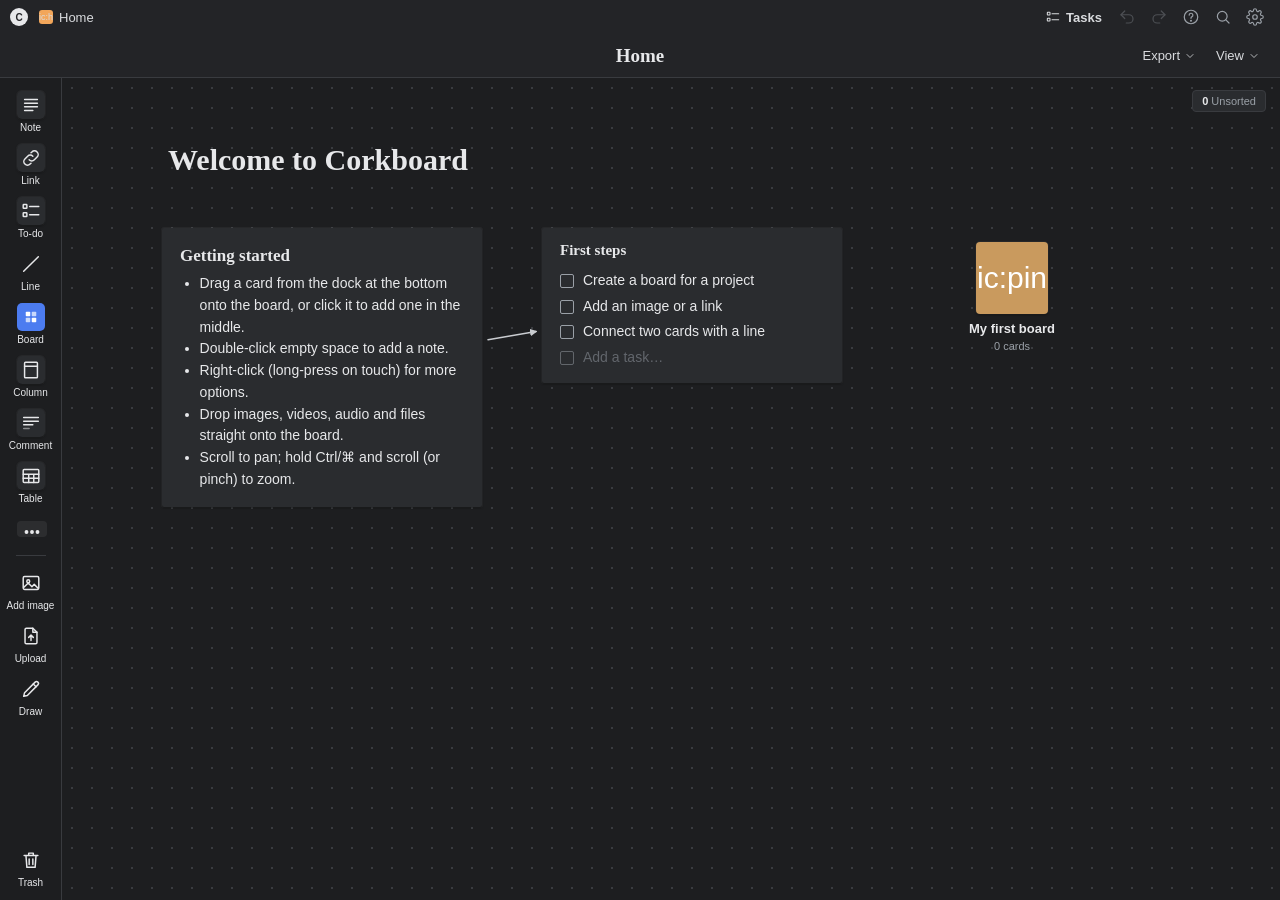
<file: Corkboard_v1.3.html>
<!DOCTYPE html>
<html lang="en">
<head>
<meta charset="utf-8">
<meta name="viewport" content="width=device-width,initial-scale=1,maximum-scale=1,user-scalable=no,viewport-fit=cover">
<meta name="apple-mobile-web-app-capable" content="yes">
<meta name="theme-color" content="#ffffff">
<title>Corkboard</title>
<style id="appstyle">.app-root{
  --canvas:#ebeced; --dot:#c4c7ca; --card:#ffffff; --text:#2b2d30; --muted:#8b9096; --line:#e1e3e6;
  --bar:#ffffff; --bar-text:#3a3d41; --tb:#ebeced; --hover:rgba(0,0,0,.05); --sel:#3d7cf5; --accent:#e0703a;
  --menu:#ffffff; --shadow:0 1px 2px rgba(0,0,0,.09),0 0 0 1px rgba(0,0,0,.035);
  --shadow-lg:0 8px 28px rgba(0,0,0,.16),0 0 0 1px rgba(0,0,0,.06);
  --serif:"Iowan Old Style","Palatino Linotype",Georgia,"Times New Roman",serif;
  --sans:-apple-system,BlinkMacSystemFont,"Segoe UI",Inter,Helvetica,Arial,sans-serif;
  --mono:ui-monospace,SFMono-Regular,Menlo,Consolas,monospace;
  --phc:#b9bdc2; --colbody:#f1f2f3; --link:#d0602d;
  --v-s1:#2a78d6; --v-s2:#eb6834; --v-s3:#1baf7a; --v-s4:#eda100; --v-urg:#e34948; --v-imp:#eda100; --v-oth:#c3c1ba; --v-crit:#d03b3b; --v-grid:#e6e5e1; --v-ax:#8b8a85;
  font-family:var(--sans); color:var(--text);
}
.app-root.dark{
  --canvas:#1d1e20; --dot:#3a3c40; --card:#2a2c2f; --text:#e7e8ea; --muted:#9aa0a7; --line:#393b3f;
  --bar:#232427; --bar-text:#d9dbde; --tb:#1d1e20; --hover:rgba(255,255,255,.07); --menu:#2c2e31;
  --shadow:0 1px 2px rgba(0,0,0,.5),0 0 0 1px rgba(255,255,255,.05);
  --shadow-lg:0 10px 30px rgba(0,0,0,.55),0 0 0 1px rgba(255,255,255,.08);
  --phc:#62666c; --colbody:#232527; --link:#f08a52;
  --v-s1:#3987e5; --v-s2:#d95926; --v-s3:#199e70; --v-s4:#c98500; --v-urg:#d03b3b; --v-imp:#c98500; --v-oth:#5a5955; --v-crit:#d03b3b; --v-grid:#33332f; --v-ax:#9a9993;
}
*{box-sizing:border-box}
html,body{margin:0;height:100%;overflow:hidden;overscroll-behavior:none}
body{background:var(--canvas);-webkit-font-smoothing:antialiased}
button{font:inherit;color:inherit;background:none;border:0;cursor:pointer;padding:0}
input,textarea,select{font:inherit;color:inherit}
svg{display:block}
#app{position:fixed;inset:0;display:flex;flex-direction:column}

/* top bar */
#topbar{height:34px;display:flex;align-items:center;justify-content:space-between;padding:0 10px;background:var(--bar);color:var(--bar-text);font-size:13px;flex:none;gap:10px}
.crumbs{display:flex;align-items:center;gap:6px;min-width:0;overflow:hidden;white-space:nowrap}
.logo{width:18px;height:18px;border-radius:50%;background:var(--text);color:var(--bar);display:grid;place-items:center;font:700 10px var(--sans);flex:none}
.crumb{display:flex;align-items:center;gap:6px;padding:3px 5px;border-radius:4px;cursor:pointer;min-width:0}
.crumb:hover{background:var(--hover)}
.crumb .ci{width:14px;height:14px;border-radius:3px;flex:none;display:grid;place-items:center;font-size:9px}
.crumb span{overflow:hidden;text-overflow:ellipsis}
.crumb-sep{color:var(--muted)}
.top-actions{display:flex;align-items:center;gap:2px;flex:none}
.ib{width:30px;height:28px;display:grid;place-items:center;border-radius:5px;color:var(--muted)}
.ib:hover{background:var(--hover);color:var(--text)}
.ib:disabled{opacity:.35;cursor:default;background:none}
.ib svg{width:18px;height:18px}
.ib.on{color:var(--sel)}

#titlebar{height:44px;display:grid;grid-template-columns:1fr auto 1fr;align-items:center;padding:0 12px;background:var(--bar);border-bottom:1px solid var(--line);flex:none}
#boardTitle{margin:0;font:600 19px var(--serif);text-align:center;padding:2px 8px;border-radius:4px;outline:none;max-width:50vw;overflow:hidden;text-overflow:ellipsis;white-space:nowrap;cursor:text}
#boardTitle:hover{background:var(--hover)}
.title-actions{justify-self:end;display:flex;gap:4px}
.tbtn{display:flex;align-items:center;gap:4px;font-size:13px;padding:5px 8px;border-radius:5px;color:var(--bar-text)}
.tbtn:hover{background:var(--hover)}
.tbtn svg{width:12px;height:12px}
.tbtn .ic-m{display:none}
.tbtn .ic-m svg{width:18px;height:18px}

#main{flex:1;display:flex;min-height:0;position:relative}
/* left toolbar */
#toolbar{width:62px;flex:none;background:var(--tb);border-right:1px solid var(--line);display:flex;flex-direction:column;align-items:center;padding:8px 0;gap:2px;overflow-y:auto;overflow-x:hidden;z-index:30;scrollbar-width:none}
#toolbar::-webkit-scrollbar{display:none}
.tool{width:58px;padding:5px 0 4px;display:flex;flex-direction:column;align-items:center;gap:3px;border-radius:6px;color:var(--text);font-size:10px;line-height:1.1;user-select:none;-webkit-user-select:none;touch-action:none;flex:none;text-align:center}
.tool:hover{background:var(--hover)}
.tool.active{background:var(--hover);box-shadow:inset 0 0 0 1.5px var(--sel)}
.tool .ti{width:28px;height:28px;display:grid;place-items:center;border-radius:5px}
.tool .ti svg{width:22px;height:22px}
.tool .ti.boxed{background:var(--card);box-shadow:var(--shadow)}
.tool .ti.blue{background:#4c7cf0;color:#fff}
.tool .ti.blue svg{width:18px;height:18px}
.tool .sw{width:22px;height:22px;border-radius:4px;border:1px solid rgba(0,0,0,.15);position:relative;overflow:hidden;background:var(--card)}
.tool .sw.none::after{content:"";position:absolute;left:-4px;right:-4px;top:50%;height:2px;background:#e04646;transform:rotate(-45deg)}
.tb-sep{width:30px;height:1px;background:var(--line);margin:6px 0;flex:none}
.tb-spacer{flex:1;min-height:10px}
.tb-back{width:40px;height:22px;display:grid;place-items:center;color:var(--muted);border-radius:4px;flex:none}
.tb-back:hover{background:var(--hover)}
.tb-back svg{width:14px;height:14px}
.more-dots{width:30px;height:16px;border-radius:4px;display:grid;place-items:center;background:var(--hover)}
.tool-ghost{position:fixed;z-index:9999;pointer-events:none;opacity:.85;width:120px;height:70px;background:var(--card);box-shadow:var(--shadow-lg);display:grid;place-items:center;font-size:12px;color:var(--muted);transform:translate(-50%,-50%)}

/* viewport */
#viewport{outline:none;flex:1;position:relative;overflow:hidden;touch-action:none;background-color:var(--canvas);
  background-image:radial-gradient(circle,var(--dot) 1px,transparent 1.3px);background-size:20px 20px}
#viewport.nogrid{background-image:none}
#viewport.tool-line,#viewport.tool-draw{cursor:crosshair}
#viewport.panning{cursor:grabbing}
#viewport.space{cursor:grab}
#world{position:absolute;left:0;top:0;transform-origin:0 0;will-change:transform}
#cards{position:absolute;left:0;top:0}
#lines,#inklayer{position:absolute;left:0;top:0;width:1px;height:1px;overflow:visible;pointer-events:none}
#lines{z-index:100000}
#inklayer{z-index:100001}
#lines .hit{pointer-events:stroke;cursor:pointer}
#lines .lh{pointer-events:all;cursor:move}
#marquee{position:absolute;border:1px solid var(--sel);background:rgba(61,124,245,.08);display:none;pointer-events:none;z-index:5}
#unsortedBadge{position:absolute;right:14px;top:12px;z-index:20;font-size:11px;padding:4px 9px;border-radius:4px;border:1px solid var(--line);background:var(--card);color:var(--muted)}
#unsortedBadge b{color:var(--text)}
#unsortedBadge:hover{color:var(--text)}
.emptyhint{position:absolute;left:50%;top:42%;transform:translate(-50%,-50%);text-align:center;color:var(--muted);font-size:14px;pointer-events:none;z-index:1;line-height:1.6}
.emptyhint b{display:block;font:600 20px var(--serif);color:var(--text);margin-bottom:6px}

/* cards */
.card{position:absolute;background:var(--card);box-shadow:var(--shadow);border-radius:2px;font-size:14px;line-height:1.55;user-select:none;-webkit-user-select:none;touch-action:none;color:var(--text)}
.card.selected{outline:2px solid var(--sel);outline-offset:1px}
.card.editing{outline:2px solid var(--sel)}
.card.drop-target{outline:2px dashed var(--sel)}
.card.colored{background:color-mix(in srgb,var(--cc) 30%,var(--card))}
.card.colored.dark-color{background:var(--cc);color:#fff}
.card.colored.dark-color .muted,.card.colored.dark-color .board-count{color:rgba(255,255,255,.75)}
.card.dragging{box-shadow:var(--shadow-lg);opacity:.96}
.card [contenteditable="true"],.card [contenteditable="plaintext-only"]{user-select:text;-webkit-user-select:text;outline:none;cursor:text}
[data-ph]:empty::before{content:attr(data-ph);color:var(--phc);pointer-events:none}
.resize{position:absolute;right:-6px;bottom:-6px;width:14px;height:14px;cursor:nwse-resize;display:none;z-index:3}
.resize::after{content:"";position:absolute;right:5px;bottom:5px;width:7px;height:7px;border-right:2px solid var(--sel);border-bottom:2px solid var(--sel)}
.card.selected>.resize{display:block}
.lock-ind{position:absolute;right:4px;top:4px;width:16px;height:16px;color:var(--muted);opacity:.7}
.lock-ind svg{width:14px;height:14px}
.labels{display:flex;flex-wrap:wrap;gap:4px;padding:8px 12px 0}
.label{font-size:10.5px;font-weight:600;color:#fff;padding:1px 7px;border-radius:9px;line-height:1.6}
.reacts{display:flex;flex-wrap:wrap;gap:4px;padding:0 12px 10px}
.react{font-size:12px;padding:1px 7px;border-radius:10px;border:1px solid var(--line);background:var(--card)}
.caption{padding:8px 14px 10px;font-size:12.5px;color:var(--muted);min-height:1em}
.cmt-badge{position:absolute;right:-10px;top:-10px;display:flex;align-items:center;gap:3px;background:var(--sel);color:#fff;font-size:10px;font-weight:600;padding:2px 6px 2px 4px;border-radius:10px;z-index:4}
.cmt-badge svg{width:12px;height:12px}

.rt h1{font:600 22px/1.3 var(--serif);margin:.2em 0 .35em}
.rt h2{font:600 17px/1.35 var(--serif);margin:.2em 0 .3em}
.rt p,.rt div{margin:0}
.rt ul,.rt ol{margin:.2em 0;padding-left:1.4em}
.rt blockquote{margin:.3em 0;padding-left:10px;border-left:3px solid var(--line);color:var(--muted)}
.rt pre,.rt code{font-family:var(--mono);font-size:12.5px;background:var(--hover);border-radius:3px}
.rt pre{padding:8px 10px;white-space:pre-wrap;margin:.3em 0}
.rt code{padding:1px 4px}
.rt a{color:var(--link)}
.rt mark{background:#fff3a0;color:inherit;padding:0 1px}
.dark .rt mark{background:#6b5d12}
.note-body{padding:14px 18px;min-height:52px;word-wrap:break-word;overflow-wrap:anywhere}

/* link */
.link-empty{display:flex;align-items:center;gap:8px;padding:12px 14px;color:var(--muted)}
.link-empty svg{width:18px;height:18px;flex:none}
.link-empty input,.inline-input{flex:1;border:0;outline:0;background:transparent;font-size:13.5px;min-width:0}
.link-img{display:block;background:#202124;overflow:hidden}
.link-img img{width:100%;display:block;max-height:420px;object-fit:cover}
.link-body{padding:12px 16px 14px}
.link-url{display:flex;align-items:center;gap:6px;font-size:11px;color:var(--muted);overflow:hidden;white-space:nowrap}
.link-url img,.link-url svg{width:13px;height:13px;flex:none;border-radius:2px}
.link-url span{overflow:hidden;text-overflow:ellipsis}
.link-title{display:block;margin-top:6px;font-weight:600;color:var(--link);text-decoration:underline;cursor:pointer;word-break:break-word}
.link-desc{margin-top:8px;font-size:12.5px;line-height:1.6;word-break:break-word}

/* todo */
.todo{padding:14px 18px 12px}
.todo-title{font:600 15px var(--serif);margin-bottom:8px;min-height:1.2em}
.todo-item{display:flex;align-items:flex-start;gap:9px;padding:2px 0}
.chk{width:14px;height:14px;margin-top:4px;flex:none;border:1.5px solid var(--muted);border-radius:2px;display:grid;place-items:center;color:#fff}
.chk svg{width:10px;height:10px}
.todo-item.done .chk{background:var(--sel);border-color:var(--sel)}
.todo-item.done .todo-text{text-decoration:line-through;color:var(--muted)}
.todo-text{flex:1;min-height:1.4em;word-break:break-word}
.todo-text.ph{color:var(--phc);cursor:text}
.chk.ghost{opacity:.5}

/* board tile */
.card.t-board{background:transparent!important;box-shadow:none}
.card.t-board.selected{outline-offset:3px}
.board-tile{display:flex;flex-direction:column;align-items:center;padding:4px 2px;text-align:center}
.board-icon{width:72px;height:72px;border-radius:4px;display:grid;place-items:center;font-size:30px;box-shadow:var(--shadow);cursor:pointer;color:#fff}
.board-name{margin-top:7px;font-size:13px;font-weight:600;line-height:1.3;word-break:break-word;min-width:20px}
.board-count{font-size:11px;color:var(--muted)}

/* column */
.col-head{padding:14px 12px 8px;text-align:center}
.card.colored .col-head{background:color-mix(in srgb,var(--cc) 45%,var(--card))}
.card.t-column.colored{background:var(--card)}
.col-title{font:600 16px var(--serif);min-height:1.3em}
.col-count{font-size:11px;color:var(--muted)}
.col-body{padding:6px;display:flex;flex-direction:column;gap:6px;min-height:56px}
.col-body.empty{margin:6px;background:var(--colbody);min-height:54px}
.col-body .card{position:relative;left:auto!important;top:auto!important;width:auto!important;z-index:auto!important}
.col-drop{height:4px;background:var(--sel);border-radius:2px;margin:-5px 0}

/* comment */
.cmt{padding:10px 12px}
.msg{display:flex;gap:8px;padding:4px 0 8px}
.msg .mt{flex:1;min-width:0}
.msg .mh{font-size:11px;color:var(--muted)}
.msg .mh b{color:var(--text);font-weight:600;margin-right:4px}
.msg .mx{font-size:13px;word-break:break-word;white-space:pre-wrap}
.msg .del{opacity:0;color:var(--muted);font-size:14px;width:16px}
.msg:hover .del{opacity:1}
.avatar{width:24px;height:24px;border-radius:50%;background:#7a8696;color:#fff;font-size:11px;font-weight:700;display:grid;place-items:center;flex:none}
.cmt-compose{display:flex;align-items:center;gap:8px}
.cmt-compose input{flex:1;min-width:0;border:1px solid var(--line);background:var(--card);border-radius:3px;padding:6px 8px;font-size:12.5px;outline:none}
.cmt-compose button{font-size:12px;color:var(--sel);font-weight:600;padding:4px}

/* table */
.tbl-wrap{padding:10px;overflow-x:auto}
.tbl{border-collapse:collapse;width:100%;font-size:13px;table-layout:fixed}
.tbl td,.tbl th{border:1px solid var(--line);padding:5px 7px;height:30px;vertical-align:top;min-height:1.5em;word-break:break-word;text-align:left}
.tbl th{background:var(--hover);font-weight:600}
.tbl td.cur,.tbl th.cur{box-shadow:inset 0 0 0 2px var(--sel)}

/* sketch, ink */
.sketch-area{width:100%;height:100%;background:var(--card);position:relative}
.card.t-sketch{overflow:hidden}
.sketch-area svg,.ink-svg{width:100%;height:100%}
.card.sketching{outline:2px solid #e0703a;cursor:crosshair}
.card.t-ink{background:transparent!important;box-shadow:none}
.card.t-ink svg{width:100%;height:auto}

/* swatch */
.swatch-color{height:110px}
.swatch-info{padding:8px 12px 10px}
.swatch-hex{font:600 13px var(--mono)}
.swatch-rgb{font-size:11px;color:var(--muted)}

/* document */
.doc-tile{padding:14px 16px;display:flex;flex-direction:column;gap:6px}
.doc-icon{width:30px;height:36px;color:var(--sel)}
.doc-icon svg{width:30px;height:36px}
.doc-title{font:600 15px var(--serif);line-height:1.3}
.doc-snip{font-size:12px;color:var(--muted);max-height:4.6em;overflow:hidden}
.doc-open{align-self:flex-start;font-size:12px;color:var(--sel);font-weight:600}

/* media */
.upload-prompt{display:flex;flex-direction:column;align-items:center;justify-content:center;gap:4px;padding:26px 14px;color:var(--muted);font-size:13px;cursor:pointer;text-align:center;border:1.5px dashed var(--line);margin:8px;height:calc(100% - 16px);min-height:110px}
.upload-prompt svg{width:24px;height:24px}
.upload-prompt .small{font-size:11px}
.upload-prompt:hover{color:var(--text)}
.img-wrap{position:relative}
.img-wrap img{width:100%;display:block;pointer-events:none}
.img-ann{position:absolute;inset:0;width:100%;height:100%}
.card.t-image.nobg{background:transparent!important;box-shadow:none}
.card.t-image.colored{background:var(--card);border:5px solid var(--cc)}
.media-file{padding:12px 14px;display:flex;flex-direction:column;gap:8px}
.mf-name{display:flex;align-items:center;gap:8px;font-size:13px;font-weight:600;word-break:break-all}
.mf-name svg{width:18px;height:18px;flex:none}
.media-file audio{width:100%;height:36px}
.card video{width:100%;display:block;background:#000}
.video-wrap,.map-wrap{position:relative;width:100%}
.video-wrap{aspect-ratio:16/9}
.video-wrap iframe{position:absolute;inset:0;width:100%;height:100%;border:0}
.card:not(.selected) .map-wrap iframe{pointer-events:none}
body.ptr-busy iframe,body.ptr-busy video{pointer-events:none!important}
.video-bar{cursor:grab}
.video-bar .vbtn,.video-bar input{cursor:pointer}
.video-empty,.map-empty{display:flex;flex-direction:column;gap:10px;padding:16px;color:var(--muted);font-size:13px}
.video-empty input,.map-empty input{border:1px solid var(--line);background:var(--card);border-radius:3px;padding:7px 9px;outline:none;font-size:13px}
.btn{font-size:12.5px;padding:6px 11px;border-radius:4px;background:var(--hover);color:var(--text);font-weight:600}
.btn:hover{background:color-mix(in srgb,var(--sel) 15%,transparent)}
.btn.primary{background:var(--sel);color:#fff}
.btn.danger{background:#e04646;color:#fff}
.card.t-map{display:flex;flex-direction:column;overflow:hidden}
.map-wrap{flex:1;display:flex;flex-direction:column;min-height:0}
.map-wrap iframe{flex:1;width:100%;border:0;min-height:0}
.map-label{display:flex;justify-content:space-between;gap:8px;padding:7px 12px;font-size:12px;border-top:1px solid var(--line)}
.map-label span{overflow:hidden;text-overflow:ellipsis;white-space:nowrap}
.map-label a{color:var(--sel);flex:none}
.file-tile{display:flex;align-items:center;gap:12px;padding:12px 14px}
.file-ext{width:38px;height:46px;border-radius:3px;background:var(--sel);color:#fff;display:grid;place-items:center;font:700 10px var(--sans);text-transform:uppercase;flex:none}
.file-meta{flex:1;min-width:0}
.file-name{font-size:13px;font-weight:600;word-break:break-all}
.file-size{font-size:11px;color:var(--muted)}
.file-tile button{width:30px;height:30px;border-radius:5px;display:grid;place-items:center;color:var(--muted)}
.file-tile button:hover{background:var(--hover);color:var(--text)}
.file-tile button svg{width:18px;height:18px}

/* video */
.icn{display:inline-flex}
.video-card{display:flex;flex-direction:column}
.video-bar{display:flex;align-items:center;gap:4px;padding:5px 6px;border-top:1px solid var(--line);font-size:12px;min-width:0}
.vbtn{display:flex;align-items:center;gap:4px;padding:4px 7px;border-radius:4px;font-size:12px;font-weight:600;white-space:nowrap;flex:none}
.vbtn:hover{background:var(--hover)}
.vbtn svg{width:15px;height:15px}
.vtitle{flex:1;min-width:0;overflow:hidden;text-overflow:ellipsis;white-space:nowrap;color:var(--muted);text-align:right;font-size:11.5px}
.vtc{display:none}
.vtime{font:12px var(--mono);color:var(--muted);padding:0 4px;white-space:nowrap}
.vscrub{flex:1;min-width:60px}
.card.theater .vtc{display:flex}
.card.theater .vtitle{display:none}
.card.theater .video-bar{padding:8px 10px;gap:6px;flex-wrap:wrap}
.card.theater .vbtn{font-size:13px;padding:6px 10px}
.card.theater{box-shadow:0 24px 70px rgba(0,0,0,.4);outline:none!important}
.card.theater iframe{pointer-events:auto!important}
.theater-on #cards>.card:not(.theater){opacity:.07;pointer-events:none;transition:opacity .2s}
.theater-on #lines,.theater-on #inklayer,.theater-on .emptyhint{display:none}
.theater-on .card.theater>.resize,.theater-on .card.theater>.labels,.theater-on .card.theater>.reacts,.theater-on .card.theater>.caption,.theater-on .card.theater>.cmt-badge{display:none}
.video-warn{font-size:11.5px;line-height:1.45;padding:8px 10px;background:#fff4e5;color:#8a5300}
.dark .video-warn{background:#3d2e14;color:#f4c27a}
.ts-chip{position:absolute;left:8px;top:8px;background:rgba(0,0,0,.68);color:#fff;font:600 11px var(--sans);padding:3px 8px;border-radius:10px;z-index:2}
.ts-chip:hover{background:var(--sel)}
@media (max-width:700px){.vbtn .vtl,.vbtn span:not(.icn){display:none}}

/* heading */
.card.t-heading{background:transparent;box-shadow:none}
.card.t-heading.colored{background:transparent;color:var(--cc)}
.card.t-heading.colored.dark-color{background:transparent;color:var(--cc)}
.heading-text{font:700 30px/1.2 var(--serif);padding:4px 6px;min-height:1.2em;word-break:break-word}

/* menus / popovers */
.menu,.pop{position:fixed;z-index:20000;background:var(--menu);box-shadow:var(--shadow-lg);border-radius:6px;font-size:13px;color:var(--text)}
.menu{min-width:190px;padding:5px}
.mi{display:flex;align-items:center;gap:10px;padding:5px 9px;border-radius:4px;cursor:pointer;white-space:nowrap}
.mi:hover,.mi.open{background:var(--hover)}
.mi.disabled{opacity:.4;pointer-events:none}
.mi .lbl{flex:1}
.mi .kbd{font-size:10px;color:var(--muted);border:1px solid var(--line);border-radius:3px;padding:0 4px}
.mi .arrow{color:var(--muted)}
.mi svg{width:15px;height:15px;color:var(--muted)}
.menu .sep{height:1px;background:var(--line);margin:4px 2px}
.menu-info{display:flex;gap:8px;align-items:center;padding:6px 9px 4px;font-size:11px;color:var(--muted);line-height:1.4}
.menu-h{padding:7px 9px 3px;font-size:12px;font-weight:700}
.pop{padding:10px;min-width:180px;max-width:320px}
.pop h4{margin:0 0 8px;font-size:12px;font-weight:700}
.pop .row{display:flex;gap:6px;align-items:center;margin-top:6px}
.pop input[type=text],.pop input[type=url],.pop textarea,.pop select{width:100%;border:1px solid var(--line);background:var(--card);border-radius:4px;padding:6px 8px;font-size:12.5px;outline:none}
.pop textarea{resize:vertical;min-height:60px}
.pal{display:grid;grid-template-columns:repeat(5,24px);gap:6px}
.pal button{width:24px;height:24px;border-radius:4px;border:1px solid rgba(0,0,0,.15);position:relative;overflow:hidden}
.pal button.cur{box-shadow:0 0 0 2px var(--menu),0 0 0 4px var(--sel)}
.pal button.none{background:var(--card)}
.pal button.none::after{content:"";position:absolute;left:-4px;right:-4px;top:50%;height:2px;background:#e04646;transform:rotate(-45deg)}
.pal-sep{height:1px;background:var(--line);margin:10px 0}
.custom-color{display:flex;align-items:center;gap:8px;margin-top:10px;font-size:12px;border:1px solid var(--line);border-radius:4px;padding:5px 8px;cursor:pointer;position:relative}
.custom-color input{position:absolute;inset:0;opacity:0;cursor:pointer}
.rainbow{width:14px;height:14px;border-radius:50%;background:conic-gradient(red,yellow,lime,cyan,blue,magenta,red)}
.emoji-grid{display:grid;grid-template-columns:repeat(6,32px);gap:4px}
.emoji-grid button{width:32px;height:32px;border-radius:5px;font-size:18px}
.emoji-grid button:hover,.emoji-grid button.cur{background:var(--hover)}
.lab-row{display:flex;align-items:center;gap:8px;padding:4px 2px;cursor:pointer;border-radius:4px}
.lab-row:hover{background:var(--hover)}
.lab-row .dot{width:12px;height:12px;border-radius:50%}
.lab-row .ck{margin-left:auto;width:14px;color:var(--sel)}
.seg{display:flex;gap:4px}
.seg button{flex:1;padding:5px 8px;border-radius:4px;background:var(--hover);font-size:12px}
.seg button.cur{background:var(--sel);color:#fff}
.toggle{width:30px;height:17px;border-radius:9px;background:var(--line);position:relative;flex:none;transition:background .15s}
.toggle::after{content:"";position:absolute;left:2px;top:2px;width:13px;height:13px;border-radius:50%;background:#fff;transition:left .15s;box-shadow:0 1px 2px rgba(0,0,0,.3)}
.toggle.on{background:var(--sel)}
.toggle.on::after{left:15px}

/* dropdown panels */
.dd{position:fixed;z-index:20000;background:var(--menu);box-shadow:var(--shadow-lg);border-radius:7px;font-size:13px;width:250px;padding:6px 0}
.dd-h{padding:8px 14px 4px;font-weight:700;font-size:12.5px}
.dd-sub{padding:0 14px 6px;font-size:11.5px;color:var(--muted)}
.dd-item{display:flex;align-items:center;gap:8px;padding:6px 14px;cursor:pointer;font-size:12.5px}
.dd-item:hover{background:var(--hover)}
.dd-item svg{width:14px;height:14px;color:var(--muted)}
.dd-sep{height:1px;background:var(--line);margin:6px 0}
.dd-row{display:flex;align-items:center;gap:8px;padding:6px 14px;font-size:12px}
.zoom-row{display:flex;align-items:center;gap:8px;padding:6px 14px}
.zoom-row input[type=range]{flex:1}
.zoom-row .zb{width:24px;height:24px;border:1px solid var(--line);border-radius:4px;display:grid;place-items:center}
.zoom-pct{font-size:11.5px;width:40px;text-align:center;border:1px solid var(--line);border-radius:4px;padding:2px}
.dd .wide{display:block;margin:6px 14px;width:calc(100% - 28px);text-align:center;padding:6px;border:1px solid var(--line);border-radius:5px;font-size:12.5px}
.dd .wide.dark{background:var(--text);color:var(--bar);border-color:var(--text)}

/* side panels */
.side{position:fixed;right:0;top:78px;bottom:0;width:330px;max-width:100vw;z-index:15000;background:var(--menu);box-shadow:var(--shadow-lg);display:flex;flex-direction:column;font-size:13px}
.side-h{display:flex;align-items:center;justify-content:space-between;padding:12px 14px;border-bottom:1px solid var(--line);font-weight:700}
.side-b{flex:1;overflow:auto;padding:10px 14px}
.side-f{padding:10px 14px;border-top:1px solid var(--line);display:flex;gap:8px;flex-wrap:wrap}
.trow{display:flex;align-items:center;gap:10px;padding:8px 0;border-bottom:1px solid var(--line)}
.trow .tt{flex:1;min-width:0}
.trow .tt div:first-child{font-weight:600;overflow:hidden;text-overflow:ellipsis;white-space:nowrap}
.trow .tt div:last-child{font-size:11px;color:var(--muted)}
.trow .ticon{width:30px;height:30px;border-radius:4px;background:var(--hover);display:grid;place-items:center;flex:none;overflow:hidden}
.trow .ticon img{width:100%;height:100%;object-fit:cover}
.trow .ticon svg{width:16px;height:16px;color:var(--muted)}
.uitem{touch-action:none;cursor:grab}
.muted{color:var(--muted)}
.search-res{max-height:60vh;overflow:auto}
.sr{display:flex;align-items:center;gap:10px;padding:7px 14px;cursor:pointer}
.sr:hover{background:var(--hover)}
.sr .ticon{width:28px;height:28px;border-radius:4px;display:grid;place-items:center;flex:none;font-size:14px;background:var(--hover)}
.sr .ticon svg{width:15px;height:15px;color:var(--muted)}
.sr .tt{min-width:0;flex:1}
.sr .tt div{overflow:hidden;text-overflow:ellipsis;white-space:nowrap}
.sr .tt div:last-child{font-size:11px;color:var(--muted)}
.sr-group{padding:8px 14px 2px;font-size:11px;color:var(--muted);font-weight:600}
.search-top{padding:6px 10px}
.search-top input{width:100%;border:1.5px solid var(--sel);border-radius:5px;padding:6px 9px;outline:none;background:var(--card);font-size:13px}
.search-filters{display:flex;gap:6px;padding:4px 10px 6px}
.search-filters select{border:0;background:transparent;font-size:12px;color:var(--text);cursor:pointer}

/* modal + doc editor */
.modal-bg{position:fixed;inset:0;z-index:25000;background:rgba(0,0,0,.4);display:grid;place-items:center;padding:16px}
.modal{background:var(--menu);border-radius:8px;box-shadow:var(--shadow-lg);max-width:560px;width:100%;max-height:90vh;overflow:auto;padding:20px;font-size:13px}
.modal h3{margin:0 0 12px;font:600 18px var(--serif)}
.kb{display:grid;grid-template-columns:1fr auto;gap:6px 16px}
.kb kbd{font:11px var(--mono);border:1px solid var(--line);border-radius:3px;padding:1px 5px;background:var(--hover)}
.docedit{position:fixed;inset:0;z-index:24000;background:var(--canvas);display:flex;flex-direction:column}
.docedit-bar{display:flex;align-items:center;gap:4px;padding:8px 12px;background:var(--bar);border-bottom:1px solid var(--line);flex-wrap:wrap}
.docedit-bar .ib{color:var(--text)}
.docedit-scroll{flex:1;overflow:auto;padding:30px 16px}
.docedit-page{max-width:760px;margin:0 auto;background:var(--card);box-shadow:var(--shadow);padding:48px 56px;min-height:80vh}
.docedit-title{font:700 30px/1.25 var(--serif);outline:none;margin-bottom:18px}
.docedit-body{outline:none;font-size:15px;line-height:1.7;min-height:50vh}
.lightbox{position:fixed;inset:0;z-index:25000;background:rgba(0,0,0,.86);display:grid;place-items:center}
.lightbox img{max-width:94vw;max-height:90vh}
.crop-stage{position:relative;display:inline-block;touch-action:none}
.crop-stage img{max-width:80vw;max-height:65vh;display:block}
.crop-box{position:absolute;border:2px solid #fff;box-shadow:0 0 0 9999px rgba(0,0,0,.5);cursor:move}
.crop-box i{position:absolute;width:14px;height:14px;background:#fff;border-radius:2px}
.crop-box i[data-h=nw]{left:-7px;top:-7px;cursor:nwse-resize}.crop-box i[data-h=ne]{right:-7px;top:-7px;cursor:nesw-resize}
.crop-box i[data-h=sw]{left:-7px;bottom:-7px;cursor:nesw-resize}.crop-box i[data-h=se]{right:-7px;bottom:-7px;cursor:nwse-resize}

#toast{position:fixed;left:50%;bottom:22px;transform:translateX(-50%) translateY(20px);background:#26282b;color:#fff;font-size:13px;padding:8px 14px;border-radius:6px;opacity:0;pointer-events:none;transition:.2s;z-index:30000;max-width:90vw}
#toast.show{opacity:1;transform:translateX(-50%)}

/* presentation */
.presenting #topbar,.presenting #titlebar,.presenting #toolbar,.presenting #unsortedBadge{display:none}
.presenting #viewport{background-image:none}
.presenting .card.selected{outline:none}
.present-exit{position:fixed;right:14px;top:14px;z-index:30000;background:rgba(0,0,0,.6);color:#fff;font-size:12px;padding:6px 12px;border-radius:5px}

/* mobile */
@media (max-width:700px){
  #main{flex-direction:column-reverse}
  #toolbar{width:100%;height:64px;flex-direction:row;padding:4px 6px;border-right:0;border-top:1px solid var(--line);overflow-x:auto;overflow-y:hidden;justify-content:flex-start}
  .tb-sep{width:1px;height:34px;margin:0 4px}
  .tb-spacer{display:none}
  .tool{width:52px}
  .tb-back{height:40px;width:28px}
  #titlebar{grid-template-columns:auto 1fr auto;height:40px}
  #titlebar>div:first-child{display:none}
  #boardTitle{text-align:left;font-size:16px;max-width:none}
  .tbtn span.tl{display:none}
  .tbtn .ic-m{display:block}
  .side{top:auto;height:70vh;width:100%;border-radius:12px 12px 0 0}
  .docedit-page{padding:24px 18px}
  .hide-m{display:none}
}
@media print{#topbar,#titlebar,#toolbar{display:none}}

/* tasks on cards */
.todo-item{position:relative}
.todo-main{flex:1;min-width:0}
.tline{position:absolute;left:-11px;top:3px;bottom:3px;width:3px;border-radius:2px;background:var(--tc)}
.tmeta{display:flex;flex-wrap:wrap;gap:4px;margin:2px 0 3px;cursor:pointer}
.tchip{font-size:10.5px;line-height:1.6;padding:0 6px;border-radius:9px;background:var(--hover);color:var(--muted);display:inline-flex;align-items:center;gap:3px;font-weight:600;white-space:nowrap}
.tchip svg{width:11px;height:11px}
.tchip.overdue{background:#fde3e3;color:#c62828}
.tchip.today{background:#fff1d6;color:#a35f00}
.dark .tchip.overdue{background:#4a1e1e;color:#ff9a9a}
.dark .tchip.today{background:#43320f;color:#f6c46a}
.tchip.urgent{background:#e04646;color:#fff}
.tchip.important{background:#e98a2e;color:#fff}
.tchip.tag{color:#fff}
.tchip .x{color:inherit;opacity:.8;margin-left:2px;font-size:12px;line-height:1}
.topen{opacity:0;width:20px;height:20px;color:var(--muted);flex:none;border-radius:4px;display:grid;place-items:center;margin-top:1px}
.topen svg{width:13px;height:13px}
.todo-item:hover .topen{opacity:1}
.topen:hover{background:var(--hover);color:var(--text)}
@media (hover:none){.topen{opacity:.55}}
.todo-item.done .tmeta{opacity:.55}

/* task details pop-up */
.modal.tm-wrap{max-width:640px;padding:18px 20px}
.tm-head{display:flex;gap:10px;align-items:flex-start}
.chk.big{width:20px;height:20px;margin-top:5px;border-radius:4px}
.chk.on{background:var(--sel);border-color:var(--sel)}
.tm-title{flex:1;font:600 19px/1.35 var(--serif);border:0;outline:0;background:transparent;resize:none;color:var(--text);padding:2px 0;overflow:hidden}
.tm-grid{display:grid;grid-template-columns:78px 1fr;gap:10px 12px;align-items:center;margin:14px 0 6px}
.tm-label{font-size:12px;color:var(--muted);font-weight:600}
.tm-row{display:flex;gap:6px;align-items:center;flex-wrap:wrap}
.tm-input{border:1px solid var(--line);background:var(--card);border-radius:5px;padding:5px 8px;font-size:13px;color:var(--text);outline:none;max-width:100%}
.mini{font-size:11.5px;padding:4px 8px;border-radius:5px;background:var(--hover);font-weight:600}
.mini:hover{background:color-mix(in srgb,var(--sel) 15%,transparent)}
.flagbtn{font-size:12px;font-weight:700;padding:5px 12px;border-radius:14px;border:1.5px solid var(--line);color:var(--muted)}
.flagbtn.important.on{background:var(--v-imp);border-color:var(--v-imp);color:#2a1d00}
.flagbtn.urgent.on{background:var(--v-urg);border-color:var(--v-urg);color:#fff}
.tm-colors{display:flex;flex-wrap:wrap;gap:5px}
.tm-colors .sw{width:22px;height:22px;border-radius:5px;border:1px solid rgba(0,0,0,.15);position:relative;overflow:hidden;background:var(--card)}
.tm-colors .sw.none::after{content:"";position:absolute;left:-4px;right:-4px;top:50%;height:2px;background:#e04646;transform:rotate(-45deg)}
.tm-colors .sw.cur{box-shadow:0 0 0 2px var(--menu),0 0 0 4px var(--sel)}
.tm-tags{display:flex;flex-wrap:wrap;gap:5px;align-items:center}
.tm-tags .tchip{font-size:11.5px;padding:2px 8px}
.tm-tagwrap{position:relative}
.tm-taginput{border:0;outline:0;background:transparent;font-size:13px;min-width:110px;padding:3px 2px;color:var(--text)}
.tm-sug{position:absolute;left:0;top:100%;z-index:5;background:var(--menu);box-shadow:var(--shadow-lg);border-radius:6px;padding:4px;min-width:180px;display:none}
.tm-sug .sug{display:flex;gap:8px;align-items:center;padding:5px 8px;border-radius:4px;cursor:pointer;font-size:12.5px}
.tm-sug .sug:hover{background:var(--hover)}
.tm-sug .dot{width:10px;height:10px;border-radius:50%}
.tm-sec{margin-top:16px}
.tm-sec h4{margin:0 0 6px;font-size:12px;color:var(--muted);text-transform:uppercase;letter-spacing:.04em}
.st-row{display:flex;gap:8px;align-items:center;padding:3px 0}
.st-row.moving{opacity:.6}
.st-row .chk{margin-top:0}
.st-row input{flex:1;border:0;background:transparent;outline:none;font-size:13.5px;color:var(--text);padding:3px 0}
.st-row.done input{text-decoration:line-through;color:var(--muted)}
.st-row .x,.tm-tags .x{color:var(--muted);font-size:15px;width:18px}
.st-handle{cursor:grab;color:var(--muted);touch-action:none;width:14px;display:grid;place-items:center;opacity:.6}
.st-handle svg{width:14px;transform:rotate(90deg)}
.st-add{width:100%;border:1px dashed var(--line);border-radius:5px;padding:6px 9px;background:transparent;outline:none;font-size:13px;margin-top:4px;color:var(--text)}
.tm-fbar{display:flex;gap:2px;margin-bottom:4px}
.tm-fbar .ib{width:28px;height:26px;color:var(--text)}
.tm-fbar .ib svg{width:15px;height:15px}
.tm-notes{border:1px solid var(--line);border-radius:6px;min-height:110px;max-height:40vh;overflow:auto;padding:10px 12px;outline:none;font-size:14px;line-height:1.6;background:var(--card)}
.tm-notes:focus{border-color:var(--sel)}
.tm-foot{display:flex;justify-content:space-between;align-items:center;gap:10px;margin-top:16px;flex-wrap:wrap;font-size:12px}
.btn.danger-ghost{background:transparent;color:#e04646;border:1px solid color-mix(in srgb,#e04646 40%,transparent)}

/* tasks dashboard */
#btnTasks{gap:5px;font-weight:600}
#btnTasks .ic-t svg{width:16px;height:16px;display:block}
.tasksview{position:fixed;inset:0;z-index:23000;background:var(--canvas);display:flex;flex-direction:column}
.tv-top{background:var(--bar);border-bottom:1px solid var(--line);flex:none}
.tv-head{display:flex;align-items:center;gap:12px;padding:8px 14px}
.tv-head h2{margin:0;font:600 20px var(--serif);flex:1;display:flex;align-items:baseline;gap:10px}
.tv-count{font:500 12px var(--sans);color:var(--muted)}
.tv-head-r{display:flex;gap:8px;align-items:center}
.tv-seg button{padding:5px 12px}
.tv-filters{display:flex;gap:8px;align-items:center;padding:0 14px 10px;flex-wrap:wrap}
.tv-search{flex:1;min-width:180px;max-width:340px;border:1px solid var(--line);background:var(--card);border-radius:6px;padding:6px 10px;font-size:13px;outline:none;color:var(--text)}
.tv-search:focus{border-color:var(--sel)}
.tv-sel{white-space:nowrap;border:1px solid var(--line);background:var(--card);border-radius:6px;padding:5px 8px;font-size:12.5px;color:var(--text);cursor:pointer;display:inline-flex;align-items:center}
.tv-done{display:flex;align-items:center;gap:7px;font-size:12.5px;cursor:pointer;user-select:none}
.tv-body{flex:1;overflow:auto;padding:14px}
.tv-body.mode-board{display:flex;flex-direction:column;overflow:hidden}
.tv-cols{display:flex;gap:12px;align-items:flex-start;overflow-x:auto;flex:1;padding-bottom:10px}
.tv-col{flex:0 0 300px;background:var(--colbody);border-radius:8px;max-height:100%;display:flex;flex-direction:column;border:1px solid var(--line)}
.tv-colhead{display:grid;grid-template-columns:1fr auto;padding:10px 10px 6px 12px;border-radius:8px 8px 0 0;background:var(--card)}
.tv-colhead .ib{grid-row:1/3;grid-column:2;width:26px;height:26px}
.tv-colhead .ib svg{width:14px;height:14px}
.tv-coltitle{font:600 15px var(--serif)}
.tv-colsub{font-size:11px;color:var(--muted)}
.tv-col .tv-rows{overflow-y:auto;padding:8px;display:flex;flex-direction:column;gap:6px;min-height:40px;flex:1}
.tv-add{margin:0 8px 8px;border:1px dashed var(--line);background:transparent;border-radius:6px;padding:7px 10px;font-size:13px;outline:none;color:var(--text)}
.tv-add:focus{border-style:solid;border-color:var(--sel);background:var(--card)}
.tv-row{position:relative;display:flex;gap:9px;align-items:flex-start;background:var(--card);border-radius:6px;padding:9px 10px 8px 12px;box-shadow:var(--shadow);cursor:pointer;user-select:none;-webkit-user-select:none;touch-action:pan-y}
.tv-row:hover{box-shadow:0 0 0 1.5px var(--sel)}
.tv-row .tline{left:4px;top:7px;bottom:7px}
.tv-row .chk{margin-top:3px}
.tv-row.done .tv-text{text-decoration:line-through;color:var(--muted)}
.tv-main{flex:1;min-width:0}
.tv-text{font-size:13.5px;line-height:1.45;word-break:break-word}
.tv-where{font-size:10.5px;color:var(--muted);align-self:center}
.tv-handle{position:absolute;right:4px;top:6px;width:16px;height:16px;color:var(--muted);opacity:0;touch-action:none;cursor:grab}
.tv-handle svg{width:14px;transform:rotate(90deg)}
.tv-row:hover .tv-handle{opacity:.6}
@media (hover:none){.tv-handle{opacity:.6}}
.tv-dragging{opacity:.35}
.tv-ghost{position:fixed;z-index:30000;pointer-events:none;box-shadow:var(--shadow-lg);transform:rotate(1.5deg);opacity:.95}
.tv-ind{height:3px;background:var(--sel);border-radius:2px;margin:-2px 0}
.tv-body.mode-list{max-width:900px;margin:0 auto;width:100%}
.tv-group{margin-bottom:18px}
.tv-ghead{padding:4px 2px 6px;font-size:13px}
.tv-group .tv-rows{display:flex;flex-direction:column;gap:6px;min-height:20px}
.tv-group .tv-add{margin:6px 0 0;width:100%}
.tv-empty{margin:60px auto;text-align:center;color:var(--muted);line-height:1.7;max-width:360px}
.tv-empty b{display:block;color:var(--text);font:600 18px var(--serif)}
.tv-hint{font-size:12px;text-align:center;margin-top:10px}
@media (max-width:700px){
  .tv-head{flex-wrap:wrap}
  .tv-head h2{font-size:18px}
  .tv-filters{flex-wrap:nowrap;overflow-x:auto}
  .tv-search{min-width:150px}
  .tv-col{flex-basis:85vw}
  .tv-cols{scroll-snap-type:x mandatory}
  .tv-col{scroll-snap-align:start}
  .tm-grid{grid-template-columns:1fr}
  .tm-label{margin-top:4px}
  #btnTasks .tl{display:none}
}

/* round 2: flags, progress, handle, preview */
.todo-line{display:flex;align-items:flex-start;gap:4px}
.todo-line .todo-text{flex:1}
.tflags{display:inline-flex;gap:1px;flex:none;margin-top:3px}
.tflag{width:14px;height:14px;display:inline-grid;place-items:center}
.tflag svg{width:13px;height:13px}
.tflag.urgent{color:var(--v-urg)}
.tflag.important{color:var(--v-imp)}
.tv-text .tflags{margin-right:4px;vertical-align:-2px}
.tprog{display:inline-flex;align-items:center;gap:6px;font-size:10.5px;font-weight:600;color:var(--muted);white-space:nowrap}
.tprog-track{width:56px;height:5px;border-radius:3px;background:var(--hover);overflow:hidden;display:inline-block}
.tprog-fill{display:block;height:100%;background:var(--v-s1);border-radius:3px;transition:width .25s}
.tprog.full .tprog-fill{background:#1b9e5a}
.tprog.big{display:flex;width:100%;font-size:12px}
.tprog.big .tprog-track{flex:1;height:7px}
.st-bar{margin:2px 0 8px}
.thandle{width:16px;height:20px;flex:none;color:var(--muted);opacity:0;cursor:grab;display:grid;place-items:center;touch-action:none;margin-top:1px}
.thandle svg{width:14px;height:14px}
.todo-item:hover .thandle{opacity:.7}
@media (hover:none){.thandle{opacity:.5}}
.tdragging{opacity:.3}
.task-ghost{position:fixed;z-index:30000;pointer-events:none;background:var(--card);box-shadow:var(--shadow-lg);border-radius:6px;padding:6px 10px;transform:rotate(1.5deg);font-size:14px;line-height:1.55;color:var(--text)}
.task-ghost .thandle,.task-ghost .topen{display:none}
.tdrop{height:3px;background:var(--sel);border-radius:2px;margin:1px 0}
.tm-span{grid-column:1/-1}
.tm-newboard{display:none;gap:6px;flex-wrap:wrap;align-items:center;padding:8px;border:1px dashed var(--line);border-radius:6px}
.tpreview{position:fixed;z-index:26000;width:300px;max-width:90vw;background:var(--menu);color:var(--text);border-radius:8px;box-shadow:var(--shadow-lg);padding:12px 14px;pointer-events:none;font-size:13px;display:flex;flex-direction:column;gap:7px;animation:tpIn .12s ease-out}
@keyframes tpIn{from{opacity:0;transform:translateY(3px)}to{opacity:1;transform:none}}
.tp-title{font:600 15px/1.3 var(--serif);display:flex;gap:5px;align-items:flex-start}
.tp-title.done{text-decoration:line-through;color:var(--muted)}
.tp-title .tflags{margin-top:1px}
.tp-where{font-size:11px;color:var(--muted);margin-top:-4px}
.tp-sec{display:flex;flex-direction:column;gap:5px}
.tp-subs{display:flex;flex-direction:column;gap:3px}
.tp-sub{display:flex;gap:7px;align-items:center;font-size:12.5px}
.tp-sub .chk{width:12px;height:12px;margin-top:0}
.tp-sub .chk svg{width:8px;height:8px}
.tp-sub.done{color:var(--muted);text-decoration:line-through}
.tp-notes{font-size:12.5px;color:var(--muted);white-space:pre-wrap;border-left:2px solid var(--line);padding-left:8px;max-height:7.5em;overflow:hidden}
.tp-hint{font-size:10.5px;color:var(--muted);border-top:1px solid var(--line);padding-top:6px}
.tv-sel.on{border-color:var(--sel);color:var(--sel)}

/* charts */
.tv-body.mode-board{display:block;overflow:auto}
.tv-cols{min-height:360px}
.tv-col{max-height:72vh}
.tv-charts{margin:0 0 16px}
.tv-body.mode-list .tv-charts{max-width:none}
.vtiles{display:grid;grid-template-columns:repeat(4,minmax(0,1fr));gap:10px;margin-bottom:10px}
.vtile{background:var(--card);border-radius:8px;box-shadow:var(--shadow);padding:10px 14px;text-align:left;border:1.5px solid transparent}
.vtile:hover{border-color:color-mix(in srgb,var(--sel) 40%,transparent)}
.vtile.active{border-color:var(--sel)}
.vt-n{font:600 26px/1.1 var(--serif);color:var(--text);display:flex;align-items:center;gap:6px}
.vt-ic{width:20px;height:20px;color:var(--v-crit)}
.vt-ic svg{width:20px;height:20px}
.vtile.crit .vt-l{color:var(--v-crit)}
.vt-l{font-size:12px;font-weight:600;color:var(--text);margin-top:2px}
.vt-s{font-size:11px;color:var(--muted)}
.vgrid{display:grid;grid-template-columns:repeat(auto-fit,minmax(280px,1fr));gap:10px}
.vpanel{background:var(--card);border-radius:8px;box-shadow:var(--shadow);padding:12px 14px;min-width:0}
.vp-head{margin-bottom:6px}
.vp-title{font-weight:700;font-size:13px}
.vp-sub{font-size:11px;color:var(--muted)}
.vsvg{display:block;overflow:visible}
.vgrid-l{stroke:var(--v-grid);stroke-width:1}
.vbase{stroke:var(--v-ax);stroke-width:1}
.vax{font:10px var(--sans);fill:var(--v-ax)}
.vax.strong{fill:var(--text);font-weight:700}
.vax.crit{fill:var(--v-crit);font-weight:700}
.vlab{font:11px var(--sans);fill:var(--text)}
.vval{font:600 10.5px var(--sans);fill:var(--text)}
.vval.small{font-size:10px;fill:var(--muted)}
.vbar{cursor:pointer;transition:opacity .15s}
.vsvg:hover .vbar{opacity:.85}
.vbar.active{stroke:var(--text);stroke-width:1.5}
.vhit{fill:transparent;cursor:pointer}
.vhit:hover{fill:var(--hover)}
.vfoot{font-size:11px;color:var(--muted);margin-top:4px}
.vempty{font-size:12px;color:var(--muted);padding:16px 0;text-align:center}
.vlegend{display:flex;flex-wrap:wrap;gap:10px;font-size:11px;color:var(--text);margin-bottom:6px}
.vl-item{display:inline-flex;align-items:center;gap:4px}
.vl-sw{width:10px;height:10px;border-radius:3px;display:inline-block;flex:none}
.vl-ic{width:11px;height:11px;color:var(--muted)}
.vl-ic svg{width:11px;height:11px}
.vpicker{display:flex;flex-wrap:wrap;gap:5px;align-items:center;font-size:11px;margin-bottom:6px}
.vchip{display:inline-flex;align-items:center;gap:5px;font-size:11px;padding:3px 8px;border-radius:12px;border:1px solid var(--line);color:var(--muted)}
.vchip.on{color:var(--text);border-color:var(--text)}
.vm-axes{display:grid;grid-template-columns:1fr 1fr;margin-left:22px;font-size:10.5px;color:var(--muted);text-align:center;margin-bottom:3px}
.vm-wrap{display:flex;gap:4px}
.vm-side{display:grid;grid-template-rows:1fr 1fr;width:18px;font-size:10.5px;color:var(--muted)}
.vm-side span{writing-mode:vertical-rl;transform:rotate(180deg);text-align:center}
.vmatrix{flex:1;display:grid;grid-template-columns:1fr 1fr;gap:6px}
.vcell{text-align:left;padding:8px 10px;border-radius:7px;background:var(--hover);border:1.5px solid transparent;min-height:74px}
.vcell:hover{border-color:color-mix(in srgb,var(--sel) 40%,transparent)}
.vcell.active{border-color:var(--sel)}
.vc-top{display:flex;align-items:center;gap:3px;font-size:12px;font-weight:700}
.vc-l{margin-left:2px}
.vc-n{font:600 22px/1.2 var(--serif)}
.vc-s{font-size:10.5px;color:var(--muted)}
.viz-tip{position:fixed;z-index:31000;display:none;pointer-events:none;background:#232427;color:#f0efec;font-size:12px;line-height:1.45;padding:8px 10px;border-radius:6px;box-shadow:0 6px 20px rgba(0,0,0,.3);max-width:280px}
.viz-tip b{display:block;margin-bottom:2px}
@media (max-width:700px){.vtiles{grid-template-columns:repeat(2,minmax(0,1fr))}.tv-cols{min-height:300px}}
.vtoday{fill:none;stroke:var(--v-s1);stroke-width:1;opacity:.6}
</style>
</head>
<body class="app-root">
<div id="app">
  <header id="topbar">
    <div class="crumbs" id="crumbs"></div>
    <div class="top-actions">
      <button class="tbtn" id="btnTasks" title="All tasks"></button>
      <button class="ib" id="btnUndo" title="Undo (Ctrl/⌘ Z)"></button>
      <button class="ib" id="btnRedo" title="Redo (Shift Ctrl/⌘ Z)"></button>
      <button class="ib hide-m" id="btnHelp" title="Keyboard shortcuts"></button>
      <button class="ib" id="btnSearch" title="Search"></button>
      <button class="ib" id="btnSettings" title="Settings"></button>
    </div>
  </header>
  <div id="titlebar">
    <div></div>
    <h1 id="boardTitle" title="Rename board"></h1>
    <div class="title-actions">
      <button class="tbtn" id="btnExport"></button>
      <button class="tbtn" id="btnView"></button>
    </div>
  </div>
  <main id="main">
    <nav id="toolbar"></nav>
    <div id="viewport" tabindex="-1">
      <div id="world">
        <div id="cards"></div>
        <svg id="lines" xmlns="http://www.w3.org/2000/svg"></svg>
        <svg id="inklayer" xmlns="http://www.w3.org/2000/svg"></svg>
      </div>
      <div id="marquee"></div>
      <button id="unsortedBadge"></button>
    </div>
  </main>
</div>
<div id="toast"></div>
<input type="file" id="filePick" hidden multiple>
<script>'use strict';
/* ========== utilities ========== */
const $ = (s, r = document) => r.querySelector(s);
const $$ = (s, r = document) => [...r.querySelectorAll(s)];
const uid = () => Math.random().toString(36).slice(2, 9) + Date.now().toString(36).slice(-5);
const now = () => Date.now();
const clamp = (v, a, b) => Math.max(a, Math.min(b, v));
const esc = s => String(s ?? '').replace(/[&<>"']/g, c => ({ '&': '&amp;', '<': '&lt;', '>': '&gt;', '"': '&quot;', "'": '&#39;' }[c]));
function h(tag, attrs, ...kids) {
  const el = document.createElement(tag);
  if (attrs) for (const k in attrs) {
    const v = attrs[k];
    if (v == null || v === false) continue;
    if (k === 'class') el.className = v;
    else if (k === 'style' && typeof v === 'object') Object.assign(el.style, v);
    else if (k.startsWith('on') && typeof v === 'function') el.addEventListener(k.slice(2), v);
    else if (k === 'html') el.innerHTML = v;
    else if (k === 'value') el.value = v;
    else el.setAttribute(k, v === true ? '' : v);
  }
  for (const c of kids.flat(3)) { if (c == null || c === false) continue; el.append(c.nodeType ? c : document.createTextNode(String(c))); }
  return el;
}
function svgEl(tag, attrs) { const e = document.createElementNS('http://www.w3.org/2000/svg', tag); for (const k in attrs) if (attrs[k] != null) e.setAttribute(k, attrs[k]); return e; }
function timeAgo(t) {
  const s = Math.round((now() - t) / 1000);
  if (s < 45) return 'just now';
  const m = Math.round(s / 60); if (m < 60) return m + ' minute' + (m > 1 ? 's' : '') + ' ago';
  const hr = Math.round(m / 60); if (hr < 24) return hr + ' hour' + (hr > 1 ? 's' : '') + ' ago';
  const d = Math.round(hr / 24); if (d < 30) return d + ' day' + (d > 1 ? 's' : '') + ' ago';
  return new Date(t).toLocaleDateString();
}
function fmtSize(b) { if (!b) return '0 B'; const u = ['B', 'KB', 'MB', 'GB']; let i = 0; while (b >= 1024 && i < 3) { b /= 1024; i++; } return (i ? b.toFixed(1) : b) + ' ' + u[i]; }
function strip(html) { const d = document.createElement('div'); d.innerHTML = (html || '').replace(/<(br|\/p|\/div|\/li|\/h[1-6]|\/blockquote|\/pre)>/gi, '$&\n'); return (d.textContent || '').replace(/\n{3,}/g, '\n\n').trim(); }
function hexToRgb(hx) { const m = /^#?([0-9a-f]{6})$/i.exec(hx || ''); if (!m) return null; const n = parseInt(m[1], 16); return [n >> 16 & 255, n >> 8 & 255, n & 255]; }
function isDark(hx) { const c = hexToRgb(hx); if (!c) return false; return (0.299 * c[0] + 0.587 * c[1] + 0.114 * c[2]) / 255 < 0.5; }
function ytId(u) { const m = /(?:youtube\.com\/(?:watch\?(?:.*&)?v=|embed\/|shorts\/|live\/)|youtu\.be\/)([\w-]{11})/.exec(u || ''); return m ? m[1] : null; }
function normUrl(u) { u = (u || '').trim(); if (!u) return ''; if (!/^[a-z][\w+.-]*:/i.test(u)) u = 'https://' + u; return u; }
function isUrl(s) { return /^(https?:\/\/|www\.)\S+$/i.test((s || '').trim()); }
function hostOf(u) { try { return new URL(u).hostname.replace(/^www\./, ''); } catch { return u; } }
function extOf(n) { const m = /\.([a-z0-9]{1,5})$/i.exec(n || ''); return m ? m[1] : 'file'; }
let toastT;
function toast(msg, ms = 2600) { const t = $('#toast'); t.textContent = msg; t.classList.add('show'); clearTimeout(toastT); toastT = setTimeout(() => t.classList.remove('show'), ms); }
function download(blob, name) { const a = h('a', { href: URL.createObjectURL(blob), download: name }); document.body.append(a); a.click(); setTimeout(() => { URL.revokeObjectURL(a.href); a.remove(); }, 4000); }
function safeName(s) { return (s || 'board').replace(/[\\/:*?"<>|]+/g, '-').trim().slice(0, 80) || 'board'; }
function blobToDataURL(b) { return new Promise((res, rej) => { const r = new FileReader(); r.onload = () => res(r.result); r.onerror = rej; r.readAsDataURL(b); }); }
async function dataURLToBlob(d) { return (await fetch(d)).blob(); }

/* ========== icons ========== */
const sv = (p, extra = '') => `<svg viewBox="0 0 24 24" fill="none" stroke="currentColor" stroke-width="1.6" stroke-linecap="round" stroke-linejoin="round" ${extra}>${p}</svg>`;
const ICON = {
  note: sv('<path d="M5 6h14M5 10h14M5 14h14M5 18h9"/>'),
  link: sv('<path d="M10 14a4 4 0 0 0 5.66 0l3-3a4 4 0 0 0-5.66-5.66l-1 1"/><path d="M14 10a4 4 0 0 0-5.66 0l-3 3a4 4 0 0 0 5.66 5.66l1-1"/>'),
  todo: sv('<rect x="3.5" y="5" width="4" height="4" rx=".6"/><path d="M10.5 7h10"/><rect x="3.5" y="14" width="4" height="4" rx=".6"/><path d="M10.5 16h10"/>'),
  line: sv('<path d="M4 20 20 4"/>', 'stroke-width="2"'),
  board: sv('<rect x="5" y="5" width="6" height="6" rx="1" fill="currentColor" stroke="none"/><rect x="13" y="5" width="6" height="6" rx="1" fill="currentColor" stroke="none" opacity=".7"/><rect x="5" y="13" width="6" height="6" rx="1" fill="currentColor" stroke="none" opacity=".7"/><rect x="13" y="13" width="6" height="6" rx="1" fill="currentColor" stroke="none"/>'),
  column: sv('<rect x="5" y="3.5" width="14" height="17" rx="1"/><path d="M5 8h14"/>'),
  comment: sv('<path d="M4 6h16M4 10h16M4 14h10"/><path d="M4 18h6" opacity=".5"/>'),
  table: sv('<rect x="3.5" y="5" width="17" height="14" rx="1"/><path d="M3.5 10h17M3.5 14.5h17M9.5 10v9M15 10v9"/>'),
  dots: sv('<circle cx="6" cy="12" r="1.3" fill="currentColor"/><circle cx="12" cy="12" r="1.3" fill="currentColor"/><circle cx="18" cy="12" r="1.3" fill="currentColor"/>'),
  image: sv('<rect x="3.5" y="5" width="17" height="14" rx="1.5"/><circle cx="9" cy="10" r="1.6"/><path d="m4 17 5-5 4 4 2.5-2.5L20 18"/>'),
  upload: sv('<path d="M14 3.5H7a1.5 1.5 0 0 0-1.5 1.5v14A1.5 1.5 0 0 0 7 20.5h10a1.5 1.5 0 0 0 1.5-1.5V8z"/><path d="M14 3.5V8h4.5M12 17v-6M9.5 13.5 12 11l2.5 2.5"/>'),
  draw: sv('<path d="M4 20l1-4L16.5 4.5a2.1 2.1 0 0 1 3 3L8 19z"/><path d="M14.5 6.5l3 3"/>'),
  trash: sv('<path d="M4.5 7h15M9.5 7V4.5h5V7M6.5 7l1 13h9l1-13M10 11v6M14 11v6"/>'),
  sketch: sv('<path d="M3 16c3-6 5-8 7-6s-2 7 1 8 5-7 7-9 3 1 3 1"/>'),
  color: sv('<circle cx="9" cy="9" r="5"/><circle cx="15" cy="15" r="5"/>'),
  doc: sv('<path d="M14 3.5H7a1.5 1.5 0 0 0-1.5 1.5v14A1.5 1.5 0 0 0 7 20.5h10a1.5 1.5 0 0 0 1.5-1.5V8z"/><path d="M14 3.5V8h4.5M9 12h6M9 15h6M9 18h4"/>'),
  audio: sv('<path d="M9 18V6l10-2v12"/><circle cx="6.5" cy="18" r="2.5"/><circle cx="16.5" cy="16" r="2.5"/>'),
  map: sv('<path d="M12 21s6-5.5 6-11a6 6 0 0 0-12 0c0 5.5 6 11 6 11z"/><circle cx="12" cy="10" r="2.2"/>'),
  video: sv('<rect x="3.5" y="5.5" width="17" height="13" rx="1.5"/><path d="m10 9.5 5 2.5-5 2.5z" fill="currentColor"/>'),
  heading: sv('<path d="M6 5v14M18 5v14M6 12h12"/>', 'stroke-width="2"'),
  undo: sv('<path d="M9 14 4 9l5-5"/><path d="M4 9h10.5a5.5 5.5 0 0 1 0 11H11"/>'),
  redo: sv('<path d="m15 14 5-5-5-5"/><path d="M20 9H9.5a5.5 5.5 0 0 0 0 11H13"/>'),
  search: sv('<circle cx="11" cy="11" r="6.5"/><path d="m20 20-4.2-4.2"/>'),
  gear: sv('<circle cx="12" cy="12" r="3"/><path d="M19.4 15a1.65 1.65 0 0 0 .33 1.82l.06.06a2 2 0 1 1-2.83 2.83l-.06-.06a1.65 1.65 0 0 0-1.82-.33 1.65 1.65 0 0 0-1 1.51V21a2 2 0 1 1-4 0v-.09A1.65 1.65 0 0 0 9 19.4a1.65 1.65 0 0 0-1.82.33l-.06.06a2 2 0 1 1-2.83-2.83l.06-.06A1.65 1.65 0 0 0 4.6 15a1.65 1.65 0 0 0-1.51-1H3a2 2 0 1 1 0-4h.09A1.65 1.65 0 0 0 4.6 9a1.65 1.65 0 0 0-.33-1.82l-.06-.06a2 2 0 1 1 2.83-2.83l.06.06A1.65 1.65 0 0 0 9 4.6a1.65 1.65 0 0 0 1-1.51V3a2 2 0 1 1 4 0v.09a1.65 1.65 0 0 0 1 1.51 1.65 1.65 0 0 0 1.82-.33l.06-.06a2 2 0 1 1 2.83 2.83l-.06.06A1.65 1.65 0 0 0 19.4 9a1.65 1.65 0 0 0 1.51 1H21a2 2 0 1 1 0 4h-.09a1.65 1.65 0 0 0-1.51 1z"/>'),
  help: sv('<circle cx="12" cy="12" r="9"/><path d="M9.5 9.5a2.5 2.5 0 1 1 3.5 2.3c-.6.3-1 .9-1 1.6v.4"/><circle cx="12" cy="17" r=".6" fill="currentColor"/>'),
  back: sv('<path d="M19 12H5M11 6l-6 6 6 6"/>'),
  chev: sv('<path d="m6 9 6 6 6-6"/>', 'stroke-width="2.2"'),
  tag: sv('<path d="M3.5 12.5V4.5a1 1 0 0 1 1-1h8l8 8-9 9z"/><circle cx="8" cy="8" r="1.3"/>'),
  smile: sv('<circle cx="12" cy="12" r="8.5"/><path d="M8.5 14a4 4 0 0 0 7 0"/><circle cx="9.3" cy="10" r=".8" fill="currentColor"/><circle cx="14.7" cy="10" r=".8" fill="currentColor"/>'),
  addcomment: sv('<path d="M4 5h16v11H9l-5 4z"/><path d="M8.5 9h7M8.5 12h4"/>'),
  preview: sv('<rect x="3.5" y="5" width="17" height="14" rx="1.5"/><path d="m4 17 5-5 4 4 2.5-2.5L20 18"/>', 'stroke-width="1.9"'),
  linkinfo: sv('<rect x="3.5" y="3.5" width="17" height="17" rx="2"/><path d="M10.5 13.5a3 3 0 0 0 4.2 0l2-2a3 3 0 0 0-4.2-4.2l-.6.6M13.5 10.5a3 3 0 0 0-4.2 0l-2 2a3 3 0 0 0 4.2 4.2l.6-.6"/>'),
  rename: sv('<rect x="3.5" y="5.5" width="13" height="13" rx="1"/><path d="M7 15l3-7 3 7M8 13h4M19.5 5v14M18 5h3M18 19h3"/>'),
  caption: sv('<rect x="3.5" y="4" width="17" height="11" rx="1"/><path d="M5 19h14"/>'),
  crop: sv('<path d="M6 2.5V18h15.5M2.5 6H18v15.5"/>'),
  bg: sv('<rect x="3.5" y="3.5" width="17" height="17" rx="1.5"/><path d="M3.5 9h17M3.5 14.5h17M9 3.5v17M14.5 3.5v17" opacity=".45"/>'),
  lock: sv('<rect x="5" y="11" width="14" height="9.5" rx="1.5"/><path d="M8 11V8a4 4 0 0 1 8 0v3"/>'),
  download: sv('<path d="M12 4v11M7 10.5l5 5 5-5M5 20h14"/>'),
  title: sv('<rect x="3.5" y="4" width="17" height="16" rx="1"/><path d="M7 8.5h10"/>', 'stroke-width="1.8"'),
  check: sv('<path d="m5 12.5 4.5 4.5L19 7.5"/>', 'stroke-width="3"'),
  close: sv('<path d="M6 6l12 12M18 6 6 18"/>'),
  plus: sv('<path d="M12 5v14M5 12h14"/>'),
  minus: sv('<path d="M5 12h14"/>'),
  globe: sv('<circle cx="12" cy="12" r="8.5"/><path d="M3.5 12h17M12 3.5c2.5 3 2.5 14 0 17M12 3.5c-2.5 3-2.5 14 0 17"/>'),
  open: sv('<path d="M14 4h6v6M20 4l-9 9M18 14v5a1 1 0 0 1-1 1H5a1 1 0 0 1-1-1V7a1 1 0 0 1 1-1h5"/>'),
  arrowL: sv('<path d="M20 12H5M10 7l-5 5 5 5"/>', 'stroke-width="2"'),
  arrowR: sv('<path d="M4 12h15M14 7l5 5-5 5"/>', 'stroke-width="2"'),
  dashed: sv('<path d="M4 20l2.5-2.5M9 15l2.5-2.5M14 10l2.5-2.5M19 5l1-1"/>', 'stroke-width="2"'),
  weight: sv('<path d="M4 7h16" stroke-width="1"/><path d="M4 12h16" stroke-width="2.2"/><path d="M4 17.5h16" stroke-width="3.6"/>'),
  labelline: sv('<rect x="5" y="9" width="14" height="6" rx="1"/><path d="M2 12h3M19 12h3"/>'),
  bold: sv('<path d="M7 5h6a3.5 3.5 0 0 1 0 7H7zM7 12h7a3.5 3.5 0 0 1 0 7H7z"/>', 'stroke-width="2.2"'),
  italic: sv('<path d="M15 5h-5M14 19H9M13 5l-2 14"/>', 'stroke-width="2"'),
  strike: sv('<path d="M5 12h14M16 7.5C15.4 6 14 5 12 5c-2.5 0-4 1.3-4 3 0 1.4 1 2.3 2.6 2.9M8 16.5c.6 1.5 2 2.5 4 2.5 2.5 0 4-1.3 4-3 0-.6-.2-1.2-.5-1.6"/>'),
  h1: sv('<path d="M4 6v12M12 6v12M4 12h8M17 9l2.5-2v11"/>', 'stroke-width="1.9"'),
  h2: sv('<path d="M4 6v12M11 6v12M4 12h7M15.5 9a2.3 2.3 0 0 1 4.3 1.1c0 2.4-4.3 4.4-4.3 7.9H20"/>', 'stroke-width="1.9"'),
  ul: sv('<circle cx="5" cy="7" r="1" fill="currentColor"/><circle cx="5" cy="12" r="1" fill="currentColor"/><circle cx="5" cy="17" r="1" fill="currentColor"/><path d="M9 7h11M9 12h11M9 17h11"/>'),
  ol: sv('<path d="M9 7h11M9 12h11M9 17h11M4 5.5l1.5-1v4M4 15.5a1.4 1.4 0 0 1 2.5.6c0 1-2.5 1.6-2.5 2.9h2.6"/>'),
  quote: sv('<path d="M6 7v10M10 9h9M10 13h9M10 17h6"/>', 'stroke-width="2"'),
  code: sv('<path d="m9 8-4 4 4 4M15 8l4 4-4 4"/>', 'stroke-width="2"'),
  hl: sv('<path d="M9 15 6 18h4l1.5-1.5M9 15l7.5-9.5 3 3L12 16z"/><path d="M4 21h16" stroke-width="2.5" stroke="#f2c94c"/>'),
  rowadd: sv('<rect x="3.5" y="4" width="17" height="10" rx="1"/><path d="M3.5 9h17M12 17v5M9.5 19.5h5"/>'),
  coladd: sv('<rect x="4" y="3.5" width="10" height="17" rx="1"/><path d="M9 3.5v17M17 12h5M19.5 9.5v5"/>'),
  rowdel: sv('<rect x="3.5" y="4" width="17" height="10" rx="1"/><path d="M3.5 9h17M9.5 19.5h5"/>'),
  coldel: sv('<rect x="4" y="3.5" width="10" height="17" rx="1"/><path d="M9 3.5v17M17 12h5"/>'),
  header: sv('<rect x="3.5" y="5" width="17" height="14" rx="1"/><path d="M3.5 10h17" stroke-width="3"/>'),
  eraser: sv('<path d="M8 20h12M5.5 14.5 14 6l5 5-8.5 8.5H8z"/>'),
  done: sv('<path d="m5 12.5 4.5 4.5L19 7.5"/>', 'stroke-width="2.2"'),
  collapse: sv('<path d="M7 9l5-5 5 5M7 15l5 5 5-5"/>'),
  emoji: sv('<circle cx="12" cy="12" r="8.5"/><path d="M8.5 14a4 4 0 0 0 7 0"/><circle cx="9.3" cy="10" r=".8" fill="currentColor"/><circle cx="14.7" cy="10" r=".8" fill="currentColor"/>'),
  pdf: sv('<path d="M14 3.5H7a1.5 1.5 0 0 0-1.5 1.5v14A1.5 1.5 0 0 0 7 20.5h10a1.5 1.5 0 0 0 1.5-1.5V8z"/><path d="M14 3.5V8h4.5"/>'),
  png: sv('<rect x="3.5" y="5" width="17" height="14" rx="1.5"/><circle cx="9" cy="10" r="1.6"/><path d="m4 17 5-5 4 4 2.5-2.5L20 18"/>'),
  zip: sv('<path d="M14 3.5H7a1.5 1.5 0 0 0-1.5 1.5v14A1.5 1.5 0 0 0 7 20.5h10a1.5 1.5 0 0 0 1.5-1.5V8z"/><path d="M11 4v2h2v2h-2v2h2v2h-2v3"/>'),
  moon: sv('<path d="M20 14.5A8.5 8.5 0 0 1 9.5 4a8.5 8.5 0 1 0 10.5 10.5z"/>'),
  restore: sv('<path d="M4 12a8 8 0 1 0 2.4-5.7L4 8.5"/><path d="M4 4v4.5h4.5"/>'),
  inbox: sv('<path d="M3.5 13.5 6 5h12l2.5 8.5V19a1 1 0 0 1-1 1h-15a1 1 0 0 1-1-1z"/><path d="M3.5 13.5H9a3 3 0 0 0 6 0h5.5"/>'),
  eye: sv('<path d="M2 12s3.5-7 10-7 10 7 10 7-3.5 7-10 7S2 12 2 12z"/><circle cx="12" cy="12" r="3"/>'),
  bolt: sv('<path d="M13.5 2.5 5 13.5h6l-1 8 8.5-11h-6z" fill="currentColor" stroke="none"/>'),
  star: sv('<path d="m12 3 2.7 5.6 6.1.8-4.5 4.2 1.1 6.1L12 16.8l-5.4 2.9 1.1-6.1-4.5-4.2 6.1-.8z" fill="currentColor" stroke="none"/>'),
  grip: sv('<circle cx="9" cy="6" r="1.4" fill="currentColor" stroke="none"/><circle cx="15" cy="6" r="1.4" fill="currentColor" stroke="none"/><circle cx="9" cy="12" r="1.4" fill="currentColor" stroke="none"/><circle cx="15" cy="12" r="1.4" fill="currentColor" stroke="none"/><circle cx="9" cy="18" r="1.4" fill="currentColor" stroke="none"/><circle cx="15" cy="18" r="1.4" fill="currentColor" stroke="none"/>'),
  warn: sv('<path d="M12 3.5 2.5 20h19z"/><path d="M12 10v4.5"/><circle cx="12" cy="17.2" r=".7" fill="currentColor"/>'),
  calendar: sv('<rect x="4" y="5.5" width="16" height="14.5" rx="1.5"/><path d="M4 10h16M8.5 3.5v4M15.5 3.5v4"/>'),
  camera: sv('<path d="M4 8h3l1.5-2h7L17 8h3v11H4z"/><circle cx="12" cy="13" r="3.5"/>'),
  expand: sv('<path d="M4 9V4h5M20 9V4h-5M4 15v5h5M20 15v5h-5"/>'),
  play: sv('<path d="M7 5l12 7-12 7z" fill="currentColor"/>'),
  pause: sv('<path d="M7 5h3.5v14H7zM13.5 5H17v14h-3.5z" fill="currentColor" stroke="none"/>'),
  pen: sv('<path d="M4 20l1-4L16.5 4.5a2.1 2.1 0 0 1 3 3L8 19z"/>'),
};
const icon = n => h('span', { class: 'icn', html: ICON[n] || '' });

/* ========== storage ========== */
const DB = {
  db: null, ok: false,
  open() {
    return new Promise(res => {
      try {
        const r = indexedDB.open('corkboard', 1);
        r.onupgradeneeded = () => { const d = r.result; if (!d.objectStoreNames.contains('kv')) d.createObjectStore('kv'); if (!d.objectStoreNames.contains('blobs')) d.createObjectStore('blobs'); };
        r.onsuccess = () => { DB.db = r.result; DB.ok = true; res(true); };
        r.onerror = () => res(false);
        r.onblocked = () => res(false);
      } catch (e) { res(false); }
    });
  },
  req(store, mode, fn) {
    return new Promise((res, rej) => {
      if (!DB.ok) return res(undefined);
      try { const t = DB.db.transaction(store, mode); const q = fn(t.objectStore(store)); t.oncomplete = () => res(q && q.result); t.onerror = () => rej(t.error); t.onabort = () => rej(t.error); }
      catch (e) { rej(e); }
    });
  },
  get: (s, k) => DB.req(s, 'readonly', o => o.get(k)),
  put: (s, k, v) => DB.req(s, 'readwrite', o => o.put(v, k)),
  del: (s, k) => DB.req(s, 'readwrite', o => o.delete(k)),
  keys: s => DB.req(s, 'readonly', o => o.getAllKeys()),
};
const Blobs = {
  mem: {}, urls: {},
  async put(blob) { const id = 'b' + uid(); this.set(id, blob); try { await DB.put('blobs', id, blob); } catch (e) { console.warn('blob save failed', e); toast('Could not save file to browser storage'); } return id; },
  set(id, blob) { this.mem[id] = blob; if (this.urls[id]) URL.revokeObjectURL(this.urls[id]); this.urls[id] = URL.createObjectURL(blob); },
  blocked: false, data: {}, pending: {},
  url(id) {
    if (!id) return '';
    if (!this.blocked) return this.urls[id] || '';
    if (this.data[id]) return this.data[id];
    this.toData(id); return '';
  },
  async toData(id) {
    if (this.pending[id] || !this.mem[id]) return; this.pending[id] = 1;
    try { this.data[id] = await blobToDataURL(this.mem[id]); } catch { return; }
    for (const c of Object.values(ST.cards)) if (c.data && c.data.blobId === id && c.boardId === S.boardId) rerenderCard(c.id);
    $$('.side').length && typeof renderUnsortedPanel === 'function' && renderUnsortedPanel();
  },
  failed(src) { if (!this.blocked && /^blob:/.test(src || '')) { this.blocked = true; console.info('Blob URLs blocked here; switching to data URLs'); renderBoard(); } },
  get(id) { return this.mem[id]; },
  async loadAll() { try { const ks = await DB.keys('blobs') || []; for (const k of ks) { const b = await DB.get('blobs', k); if (b) this.set(k, b); } } catch (e) { console.warn(e); } },
  async remove(id) { delete this.mem[id]; if (this.urls[id]) URL.revokeObjectURL(this.urls[id]); delete this.urls[id]; try { await DB.del('blobs', id); } catch { } },
};

/* ========== state ========== */
let ST;
const S = { theater: null, capStream: null, boardId: null, sel: new Set(), selLine: null, tool: null, editing: null, hist: [], fut: [], clip: null, pointer: { x: 0, y: 0, inside: false }, cascade: 0, sketchEdit: null, ink: [], inkColor: 'currentColor', inkWidth: 3, curCell: null, space: false };
const PALETTE = [null, '#d7dadd', '#7fd6c9', '#8fd48a', '#e3b07c', '#f3d36b', '#f2a65a', '#ef6f6c', '#e58bd8', '#b28ef0', '#8fc3f2', '#5f8ff0'];
const PALETTE_DARK = ['#c9824a', '#9b6a4a', '#6e4535', '#33302e', '#7d8086'];
const BOARD_COLORS = ['#5f8ff0', '#f2a65a', '#ef6f6c', '#8fd48a', '#b28ef0', '#7fd6c9', '#e58bd8', '#f3d36b', '#33302e', '#9b6a4a'];
const BOARD_ICONS = ['', '🏠', '📁', '🎬', '🎥', '📷', '💡', '🚀', '📌', '🗂️', '📚', '🧠', '🎯', '🛠️', '💼', '✈️', '🏖️', '🍳', '💰', '📈', '🎨', '🎵', '🌱', '❤️', '⭐', '🏋️', '🧩', '📝', '🔥', '👥'];
const REACTIONS = ['👍', '❤️', '😂', '🎉', '🔥', '👀', '✅', '❌', '⭐', '💡', '🙌', '🤔'];
const BG_COLORS = [{ n: 'Default', c: null }, { n: 'White', c: '#ffffff' }, { n: 'Warm', c: '#f3ede4' }, { n: 'Cool', c: '#e5ecf3' }, { n: 'Mint', c: '#e3efe8' }, { n: 'Blush', c: '#f4e6e6' }, { n: 'Slate', c: '#3a3f46' }, { n: 'Night', c: '#16171a' }];

function defaultState() {
  const root = uid();
  return {
    v: 1, rootId: root,
    boards: { [root]: { id: root, title: 'Home', parentId: null, color: '#f2a65a', icon: '🏠', bg: null, grid: true, createdAt: now(), updatedAt: now(), view: { x: 60, y: 40, z: 1 } } },
    cards: {}, lines: {},
    labels: [{ id: uid(), name: 'Important', color: '#ef6f6c' }, { id: uid(), name: 'Idea', color: '#5f8ff0' }, { id: uid(), name: 'In progress', color: '#f2a65a' }, { id: uid(), name: 'Done', color: '#5bb85d' }],
    recent: [root], settings: { dark: false, snap: true, name: 'Me' },
  };
}
const DEF = { note: { w: 280 }, link: { w: 300 }, todo: { w: 300 }, board: { w: 110 }, column: { w: 300 }, comment: { w: 300 }, table: { w: 420 }, sketch: { w: 320, h: 220 }, swatch: { w: 150 }, doc: { w: 220 }, audio: { w: 300 }, map: { w: 360, h: 270 }, video: { w: 420 }, heading: { w: 420 }, image: { w: 300 }, file: { w: 280 }, ink: { w: 100 }, placeholder: { w: 280, h: 160 } };
const TYPE_NAME = { note: 'Note', link: 'Link', todo: 'To-do', board: 'Board', column: 'Column', comment: 'Comment', table: 'Table', sketch: 'Sketch', swatch: 'Color', doc: 'Document', audio: 'Audio', map: 'Map', video: 'Video', heading: 'Heading', image: 'Image', file: 'File', ink: 'Drawing', placeholder: 'Placeholder' };
const TYPE_ICON = { note: 'note', link: 'link', todo: 'todo', board: 'board', column: 'column', comment: 'comment', table: 'table', sketch: 'sketch', swatch: 'color', doc: 'doc', audio: 'audio', map: 'map', video: 'video', heading: 'heading', image: 'image', file: 'upload', ink: 'draw', placeholder: 'upload' };
const RESIZE_W = new Set(['note', 'link', 'todo', 'column', 'comment', 'table', 'swatch', 'doc', 'audio', 'video', 'heading', 'image', 'file', 'ink']);
const RESIZE_WH = new Set(['sketch', 'map', 'placeholder']);
function defaultData(type) {
  switch (type) {
    case 'note': return { html: '' };
    case 'link': return { url: '', title: '', desc: '', image: '', favicon: '', showPreview: true };
    case 'todo': return { title: '', showTitle: true, items: [] };
    case 'board': return { boardId: null };
    case 'column': return { title: 'New Column', childIds: [], collapsed: false };
    case 'comment': return { thread: [] };
    case 'table': return { rows: [['', '', ''], ['', '', ''], ['', '', '']], header: true };
    case 'sketch': return { paths: [], vw: 320, vh: 220 };
    case 'swatch': return { color: '#5f8ff0' };
    case 'doc': return { title: 'Untitled document', html: '' };
    case 'audio': case 'image': case 'file': return { blobId: null, name: '', size: 0, mime: '' };
    case 'video': return { blobId: null, name: '', size: 0, mime: '', yt: null, vimeo: null, vh: null, src: null, url: '', title: '', start: 0 };
    case 'map': return { query: '', lat: null, lon: null, label: '' };
    case 'heading': return { text: '' };
    case 'ink': return { paths: [], vw: 100, vh: 100 };
    default: return {};
  }
}

/* history + persistence */
function snapshot() { return JSON.stringify(ST); }
function checkpoint() { S.hist.push(snapshot()); if (S.hist.length > 200) S.hist.shift(); S.fut = []; updateUndoUI(); }
function undo() { if (!S.hist.length) return; endEdit(); S.fut.push(snapshot()); ST = JSON.parse(S.hist.pop()); afterRestore(); }
function redo() { if (!S.fut.length) return; endEdit(); S.hist.push(snapshot()); ST = JSON.parse(S.fut.pop()); afterRestore(); }
function afterRestore() { if (!ST.boards[S.boardId]) S.boardId = ST.rootId; S.sel = new Set([...S.sel].filter(id => ST.cards[id] && ST.cards[id].boardId === S.boardId)); S.selLine = ST.lines[S.selLine] ? S.selLine : null; save(); renderAll(); if ($('.tasksview')) { renderTVHead(); renderTVBody(); } }
let saveT, saveFailed = false;
function save() {
  clearTimeout(saveT);
  saveT = setTimeout(async () => {
    try { await DB.put('kv', 'state', JSON.parse(snapshot())); }
    catch (e) { if (!saveFailed) { saveFailed = true; toast('Browser storage unavailable — use Settings → Export backup'); } console.warn(e); }
    try { localStorage.setItem('corkboard-mirror', '1'); } catch { }
  }, 250);
}
function flushSave() { clearTimeout(saveT); if (DB.ok) DB.put('kv', 'state', JSON.parse(snapshot())).catch(() => { }); }

/* model helpers */
const board = () => ST.boards[S.boardId];
const view = () => board().view || (board().view = { x: 60, y: 40, z: 1 });
function cardsOf(bid, all) { const out = []; for (const id in ST.cards) { const c = ST.cards[id]; if (c.boardId === bid && (all || (!c.trashed && !c.unsorted))) out.push(c); } return out; }
function topLevel(bid) { return cardsOf(bid).filter(c => !c.columnId); }
function linesOf(bid) { return Object.values(ST.lines).filter(l => l.boardId === bid); }
function maxZ(bid) { let m = 0; for (const c of cardsOf(bid, true)) m = Math.max(m, c.z || 0); return m; }
function minZ(bid) { let m = 1; for (const c of cardsOf(bid, true)) m = Math.min(m, c.z || 0); return m; }
function newBoard(title, parentId) { const id = uid(); ST.boards[id] = { id, title: title || 'New Board', parentId: parentId ?? S.boardId, color: BOARD_COLORS[Object.keys(ST.boards).length % BOARD_COLORS.length], icon: '', bg: null, grid: true, createdAt: now(), updatedAt: now(), view: { x: 60, y: 40, z: 1 } }; return ST.boards[id]; }
function newCard(type, x, y, data, extra) {
  const d = DEF[type] || { w: 280 };
  const c = { id: uid(), boardId: S.boardId, type, x: Math.round(x), y: Math.round(y), w: d.w, h: d.h || null, z: maxZ(S.boardId) + 1, color: null, locked: false, labels: [], reactions: {}, comments: [], caption: null, createdAt: now(), updatedAt: now(), data: { ...defaultData(type), ...(data || {}) }, ...(extra || {}) };
  if (type === 'board' && !c.data.boardId) c.data.boardId = newBoard('New Board').id;
  if (type === 'sketch') { c.data.vw = c.w; c.data.vh = c.h; }
  ST.cards[c.id] = c; return c;
}
function boardPath(bid) { const p = []; let b = ST.boards[bid]; const seen = new Set(); while (b && !seen.has(b.id)) { seen.add(b.id); p.unshift(b); b = ST.boards[b.parentId]; } return p; }
function boardCardFor(bid) { return Object.values(ST.cards).find(c => c.type === 'board' && c.data.boardId === bid); }
function subBoards(bid) { return Object.values(ST.boards).filter(b => b.parentId === bid && boardCardFor(b.id) && !boardCardFor(b.id).trashed); }
function cardText(c) {
  const d = c.data;
  switch (c.type) {
    case 'note': return strip(d.html);
    case 'link': return [d.title, d.url, d.desc].filter(Boolean).join(' — ');
    case 'todo': return [d.title, ...d.items.map(i => (i.done ? '[x] ' : '[ ] ') + i.text + ((i.subtasks || []).length ? ' ' + i.subtasks.map(s => s.text).join(' ') : '') + (i.notes ? ' ' + strip(i.notes) : '') + ((i.tags || []).length ? ' ' + i.tags.map(id => (ST.labels.find(l => l.id === id) || {}).name || '').join(' ') : ''))].filter(Boolean).join('\n');
    case 'board': return ST.boards[d.boardId]?.title || 'Board';
    case 'column': return d.title;
    case 'comment': return d.thread.map(m => m.text).join('\n');
    case 'table': return d.rows.map(r => r.join(' | ')).join('\n');
    case 'swatch': return d.color;
    case 'doc': return d.title + '\n' + strip(d.html);
    case 'map': return d.label || d.query;
    case 'heading': return d.text;
    case 'video': return [d.title || d.name || (d.yt ? 'YouTube video' : d.vimeo ? 'Vimeo video' : ''), d.url || d.src || ''].filter(Boolean).join(' — ');
    case 'image': case 'audio': case 'file': return d.name || '';
    default: return '';
  }
}
function cardTitle(c) { const t = cardText(c).split('\n')[0].trim(); return t ? t.slice(0, 80) : TYPE_NAME[c.type]; }

/* ========== rendering ========== */
const ro = new ResizeObserver(() => scheduleLines());
let linesRaf = 0;
function scheduleLines() { if (linesRaf) return; linesRaf = requestAnimationFrame(() => { linesRaf = 0; renderLines(); }); }

function renderAll() { applyTheme(); renderCrumbs(); renderTitle(); renderBoard(); updateUndoUI(); }
function applyTheme() { document.body.classList.toggle('dark', !!ST.settings.dark); $('meta[name=theme-color]').content = ST.settings.dark ? '#232427' : '#ffffff'; }
function renderCrumbs() {
  const c = $('#crumbs'); c.innerHTML = '';
  c.append(h('div', { class: 'logo', title: 'Home', onclick: () => openBoard(ST.rootId) }, 'C'));
  const path = boardPath(S.boardId);
  path.forEach((b, i) => {
    if (i) c.append(h('span', { class: 'crumb-sep' }, '/'));
    c.append(h('div', { class: 'crumb', onclick: () => openBoard(b.id) }, h('span', { class: 'ci', style: { background: b.color || '#5f8ff0' } }, b.icon || ''), h('span', null, b.title || 'Untitled')));
  });
}
function renderTitle() { const t = $('#boardTitle'); if (document.activeElement !== t) t.textContent = board().title || 'Untitled'; document.title = (board().title || 'Untitled') + ' — Corkboard'; }
function updateUndoUI() { const u = $('#btnUndo'), r = $('#btnRedo'); if (u) { u.disabled = !S.hist.length; r.disabled = !S.fut.length; } }

function applyView() {
  const v = view(), vp = $('#viewport');
  $('#world').style.transform = `translate(${v.x}px,${v.y}px) scale(${v.z})`;
  const g = 20 * v.z;
  vp.style.backgroundSize = `${g}px ${g}px`;
  vp.style.backgroundPosition = `${v.x}px ${v.y}px`;
  vp.classList.toggle('nogrid', board().grid === false || v.z < 0.25);
  vp.style.backgroundColor = board().bg || '';
  const dk = board().bg && isDark(board().bg);
  vp.style.setProperty('--dot', board().bg ? (dk ? 'rgba(255,255,255,.18)' : 'rgba(0,0,0,.2)') : '');
  updateZoomUI();
  if (S.theater) layoutTheater();
}
function renderBoard() {
  const cont = $('#cards');
  ro.disconnect();
  const keep = new Map();
  for (const el of [...cont.children]) { const c = ST.cards[el.dataset.id]; if (c && c.boardId === S.boardId && el.querySelector('.media-keep')) keep.set(el.dataset.id, el); else el.remove(); }
  applyView();
  const cards = topLevel(S.boardId).sort((a, b) => a.z - b.z);
  for (const c of cards) { const fresh = renderCard(c), old = keep.get(c.id); if (old) { keep.delete(c.id); patchCard(old, fresh); } else cont.append(fresh); }
  for (const el of keep.values()) el.remove();
  if (S.theater) layoutTheater();
  $('.emptyhint')?.remove();
  if (!cards.length && !linesOf(S.boardId).length) $('#viewport').append(h('div', { class: 'emptyhint' }, h('b', null, 'This board is empty'), 'Drag a card from the left toolbar,', h('br'), 'double-click the canvas, or drop files here.'));
  renderLines();
  renderInk();
  renderToolbar();
  updateUnsorted();
}
function rerenderCard(id) {
  const c = ST.cards[id]; if (!c) return;
  if (c.columnId) { const col = ST.cards[c.columnId]; if (col) return rerenderCard(col.id); }
  const old = $(`#cards [data-id="${id}"]`);
  if (!old) return renderBoard();
  if (S.editing && old.contains(S.editing.el)) return;
  patchCard(old, renderCard(c, false)); if (S.theater === id) layoutTheater(); scheduleLines();
}
function patchCard(old, fresh) {
  const om = old.querySelector('.media-keep'), fm = fresh.querySelector('.media-keep');
  if (!om || !fm || om.dataset.src !== fm.dataset.src || om.parentElement.parentElement !== old) { old.replaceWith(fresh); return fresh; }
  const ow = om.parentElement, fw = fm.parentElement;
  old.className = fresh.className; old.setAttribute('style', fresh.getAttribute('style') || '');
  for (const ch of [...old.children]) if (ch !== ow) ch.remove();
  for (const ch of [...ow.children]) if (ch !== om) ch.remove();
  let before = true;
  for (const ch of [...fresh.children]) { if (ch === fw) { before = false; continue; } if (before) old.insertBefore(ch, ow); else old.append(ch); }
  for (const ch of [...fw.children]) if (ch !== fm) ow.append(ch);
  ow.className = fw.className; ro.unobserve(fresh); ro.observe(old); return old;
}
function updateSelUI() {
  $$('#cards .card').forEach(e => e.classList.toggle('selected', S.sel.has(e.dataset.id)));
  renderLines(); renderToolbar();
}

function renderCard(c, inCol) {
  const cls = ['card', 't-' + c.type];
  if (S.sel.has(c.id)) cls.push('selected');
  if (c.locked) cls.push('locked');
  const colr = c.type === 'board' ? null : c.color;
  if (colr) { cls.push('colored'); if (isDark(colr)) cls.push('dark-color'); }
  if (c.type === 'image' && c.data.noBg) cls.push('nobg');
  if (S.sketchEdit && S.sketchEdit.id === c.id) cls.push('sketching');
  const el = h('div', { class: cls.join(' '), 'data-id': c.id });
  if (colr) el.style.setProperty('--cc', colr);
  if (!inCol) {
    el.style.left = c.x + 'px'; el.style.top = c.y + 'px'; el.style.zIndex = c.z; el.style.width = c.w + 'px';
    if (c.h && (RESIZE_WH.has(c.type))) el.style.height = c.h + 'px';
  }
  if (c.labels?.length) { const ls = c.labels.map(id => ST.labels.find(l => l.id === id)).filter(Boolean); if (ls.length) el.append(h('div', { class: 'labels' }, ls.map(l => h('span', { class: 'label', style: { background: l.color } }, l.name)))); }
  const R = RENDER[c.type]; el.append(R ? R(c) : h('div', { class: 'note-body' }, TYPE_NAME[c.type] || c.type));
  if (c.caption != null) el.append(h('div', { class: 'caption', 'data-edit': 'caption', 'data-ph': 'Add a caption…' }, c.caption));
  const rx = Object.entries(c.reactions || {}); if (rx.length) el.append(h('div', { class: 'reacts' }, rx.map(([e, n]) => h('button', { class: 'react', 'data-act': 'react', 'data-emoji': e, title: 'Remove reaction' }, e + (n > 1 ? ' ' + n : '')))));
  if (c.comments?.length) el.append(h('button', { class: 'cmt-badge', 'data-act': 'comments', title: 'Comments' }, icon('addcomment'), String(c.comments.length)));
  if (!inCol && (RESIZE_W.has(c.type) || RESIZE_WH.has(c.type)) && !c.locked) el.append(h('div', { class: 'resize', 'data-resize': '1' }));
  if (c.locked) el.append(h('div', { class: 'lock-ind', html: ICON.lock }));
  ro.observe(el);
  return el;
}

function uploadPrompt(accept, label) { return h('div', { class: 'upload-prompt', 'data-act': 'upload', 'data-accept': accept }, icon('upload'), h('div', null, label), h('div', { class: 'small' }, 'or drop a file here')); }
function pathsSvg(paths, vw, vh, cls, par) {
  const s = svgEl('svg', { viewBox: `0 0 ${vw} ${vh}`, class: cls || '', preserveAspectRatio: par || 'xMidYMid meet' });
  for (const p of paths) s.append(svgEl('path', { d: p.d, stroke: p.c, 'stroke-width': p.w, fill: 'none', 'stroke-linecap': 'round', 'stroke-linejoin': 'round' }));
  return s;
}
function ptsToD(pts) {
  if (!pts.length) return '';
  if (pts.length < 3) return `M${pts[0][0]} ${pts[0][1]}` + pts.slice(1).map(p => `L${p[0]} ${p[1]}`).join('') + (pts.length === 1 ? `l0.1 0` : '');
  let d = `M${pts[0][0].toFixed(1)} ${pts[0][1].toFixed(1)}`;
  for (let i = 1; i < pts.length - 1; i++) { const mx = (pts[i][0] + pts[i + 1][0]) / 2, my = (pts[i][1] + pts[i + 1][1]) / 2; d += `Q${pts[i][0].toFixed(1)} ${pts[i][1].toFixed(1)} ${mx.toFixed(1)} ${my.toFixed(1)}`; }
  const l = pts[pts.length - 1]; d += `L${l[0].toFixed(1)} ${l[1].toFixed(1)}`; return d;
}

const RENDER = {
  note(c) { return h('div', { class: 'rt note-body', 'data-edit': 'data.html', 'data-rich': '1', 'data-ph': 'Type something…', html: c.data.html || '' }); },
  heading(c) { return h('div', { class: 'heading-text', 'data-edit': 'data.text', 'data-ph': 'Heading' }, c.data.text); },
  link(c) {
    const d = c.data;
    if (!d.url) {
      const inp = h('input', { class: 'inline-input', placeholder: 'Paste or type a link…', 'data-nodrag': '1', type: 'url' });
      inp.addEventListener('keydown', e => { if (e.key === 'Enter') { e.preventDefault(); setLink(c.id, inp.value); } if (e.key === 'Escape') inp.blur(); e.stopPropagation(); });
      inp.addEventListener('blur', () => { if (inp.value.trim()) setLink(c.id, inp.value); });
      return h('div', { class: 'link-empty' }, icon('link'), inp);
    }
    const w = h('div', { class: 'link-wrap' });
    if (d.image && d.showPreview !== false) {
      const img = h('img', { src: d.image, draggable: 'false', referrerpolicy: 'no-referrer', alt: '' });
      img.onerror = () => img.parentElement?.remove(); img.onload = scheduleLines;
      w.append(h('div', { class: 'link-img' }, img));
    }
    const fav = d.favicon ? h('img', { src: d.favicon, alt: '', referrerpolicy: 'no-referrer', onerror: e => e.target.remove() }) : (ytId(d.url) ? h('span', { html: '<svg viewBox="0 0 24 24"><rect x="2" y="5" width="20" height="14" rx="4" fill="#e3342f"/><path d="m10 9 5 3-5 3z" fill="#fff"/></svg>' }) : icon('globe'));
    w.append(h('div', { class: 'link-body' },
      h('div', { class: 'link-url' }, fav, h('span', null, d.url.replace(/^https?:\/\//, ''))),
      h('div', { class: 'link-title', 'data-open': d.url, 'data-edit-off': 'data.title' }, d.title || hostOf(d.url)),
      d.desc ? h('div', { class: 'link-desc' }, d.desc) : null));
    return w;
  },
  todo(c) {
    const d = c.data, w = h('div', { class: 'todo' });
    if (d.showTitle !== false) w.append(h('div', { class: 'todo-title', 'data-edit': 'data.title', 'data-ph': 'To-do list' }, d.title));
    for (const it of d.items) w.append(taskRowEl(it));
    w.append(h('div', { class: 'todo-item add' }, h('span', { class: 'chk ghost' }), h('div', { class: 'todo-text ph', 'data-act': 'addtask' }, 'Add a task…')));
    return w;
  },
  board(c) {
    const b = ST.boards[c.data.boardId];
    if (!b) return h('div', { class: 'board-tile' }, 'Missing board');
    const n = cardsOf(b.id).length;
    return h('div', { class: 'board-tile' }, h('div', { class: 'board-icon', 'data-act': 'open-board', style: { background: b.color || '#5f8ff0' } }, b.icon || h('span', { html: ICON.board, style: { width: '30px', height: '30px', opacity: .9 } })), h('div', { class: 'board-name', 'data-edit': 'board:title', 'data-ph': 'Untitled' }, b.title), h('div', { class: 'board-count' }, `${n} card${n === 1 ? '' : 's'}`));
  },
  column(c) {
    const d = c.data, kids = d.childIds.map(id => ST.cards[id]).filter(k => k && !k.trashed && !k.unsorted);
    const w = h('div', { class: 'col' }, h('div', { class: 'col-head' }, h('div', { class: 'col-title', 'data-edit': 'data.title', 'data-ph': 'Untitled column' }, d.title), h('div', { class: 'col-count' }, `${kids.length} card${kids.length === 1 ? '' : 's'}${d.collapsed ? ' · collapsed' : ''}`)));
    const body = h('div', { class: 'col-body' + (kids.length && !d.collapsed ? '' : ' empty'), 'data-colbody': c.id });
    if (!d.collapsed) for (const k of kids) body.append(renderCard(k, true));
    w.append(body); return w;
  },
  comment(c) { return h('div', { class: 'cmt' }, c.data.thread.map(m => msgEl(m, c.id, 'card')), composer(c.id, 'card')); },
  table(c) {
    const d = c.data, t = h('table', { class: 'tbl' });
    d.rows.forEach((row, r) => { const tr = h('tr'); row.forEach((v, ci) => tr.append(h(r === 0 && d.header ? 'th' : 'td', { 'data-edit': `cell:${r}:${ci}`, class: S.curCell && S.curCell.id === c.id && S.curCell.r === r && S.curCell.c === ci ? 'cur' : '' }, v))); t.append(tr); });
    return h('div', { class: 'tbl-wrap' }, t);
  },
  sketch(c) { const w = h('div', { class: 'sketch-area', 'data-sketch': c.id }); w.append(pathsSvg(c.data.paths, c.data.vw || c.w, c.data.vh || c.h, '', 'none')); return w; },
  ink(c) { return pathsSvg(c.data.paths, c.data.vw, c.data.vh, 'ink-svg'); },
  swatch(c) { const col = c.data.color, rgb = hexToRgb(col); return h('div', { class: 'swatch' }, h('div', { class: 'swatch-color', style: { background: col } }), h('div', { class: 'swatch-info' }, h('div', { class: 'swatch-hex' }, (col || '').toUpperCase()), h('div', { class: 'swatch-rgb' }, rgb ? `RGB ${rgb.join(', ')}` : ''))); },
  doc(c) { return h('div', { class: 'doc-tile' }, h('div', { class: 'doc-icon', html: ICON.doc }), h('div', { class: 'doc-title' }, c.data.title || 'Untitled document'), h('div', { class: 'doc-snip' }, strip(c.data.html).slice(0, 160)), h('button', { class: 'doc-open', 'data-act': 'open-doc' }, 'Open document')); },
  audio(c) { const d = c.data; if (!d.blobId) return uploadPrompt('audio/*', 'Add an audio file'); return h('div', { class: 'media-file' }, h('div', { class: 'mf-name' }, icon('audio'), d.name || 'Audio'), h('audio', { controls: true, src: Blobs.url(d.blobId) || null, preload: 'metadata', 'data-nodrag': '1', onerror: e => Blobs.failed(e.target.src) })); },
  video(c) {
    const d = c.data; let media = null;
    if (d.yt) { const src = ytEmbed(d.yt, d.start); media = h('div', { class: 'video-wrap media-keep', 'data-src': src }, h('iframe', { src, allow: 'accelerometer; autoplay; clipboard-write; encrypted-media; gyroscope; picture-in-picture; fullscreen', allowfullscreen: true, referrerpolicy: 'strict-origin-when-cross-origin', 'data-player': 'yt', 'data-cid': c.id, onload: e => onPlayerFrameLoad(e.target) })); }
    else if (d.vimeo) { const src = vimeoEmbed(d.vimeo, d.vh); media = h('div', { class: 'video-wrap media-keep', 'data-src': src }, h('iframe', { src, allow: 'autoplay; fullscreen; picture-in-picture', allowfullscreen: true, 'data-player': 'vimeo', 'data-cid': c.id, onload: e => onPlayerFrameLoad(e.target) })); }
    else if (d.blobId || d.src) {
      const src = d.blobId ? Blobs.url(d.blobId) : d.src;
      const v = h('video', { controls: true, preload: 'metadata', playsinline: true, 'data-nodrag': '1', 'data-player': 'html', 'data-cid': c.id });
      if (d.src && !d.noCors) v.crossOrigin = 'anonymous';
      if (src) v.src = src;
      v.onloadedmetadata = scheduleLines;
      v.onerror = () => { if (d.src && !d.noCors) { d.noCors = true; save(); v.removeAttribute('crossorigin'); v.src = d.src; } else Blobs.failed(v.src); };
      media = h('div', { class: 'media-keep', 'data-src': (d.blobId ? (Blobs.blocked ? 'd:' : 'b:') + d.blobId : d.src) }, v);
    }
    else {
      const inp = h('input', { placeholder: 'Paste a YouTube, Vimeo or .mp4 link…', 'data-nodrag': '1' });
      inp.addEventListener('keydown', e => { e.stopPropagation(); if (e.key === 'Enter') { const info = videoInfo(inp.value); if (!info) return toast('That is not a YouTube, Vimeo or direct video link'); checkpoint(); applyVideoInfo(ST.cards[c.id].data, info, inp.value); save(); rerenderCard(c.id); fetchVideoTitle(c.id); } });
      return h('div', { class: 'video-empty' }, h('div', { style: { display: 'flex', gap: '8px', alignItems: 'center' } }, icon('video'), 'Add a video'), inp, h('button', { class: 'btn', 'data-act': 'upload', 'data-accept': 'video/*' }, 'Upload a video file'));
    }
    const wrap = h('div', { class: 'video-card' }, media);
    if (d.yt && location.protocol === 'file:') wrap.append(h('div', { class: 'video-warn' }, 'YouTube only plays when this app is opened from a web address (http/https). Opened as a local file, YouTube shows “Error 153”.'));
    wrap.append(h('div', { class: 'video-bar' },
      h('button', { class: 'vbtn vtc', 'data-act': 'vseek', 'data-d': '-5', title: 'Back 5 s' }, '−5s'), h('button', { class: 'vbtn vtc', 'data-act': 'vseek', 'data-d': '-1', title: 'Back 1 s' }, '−1s'),
      h('button', { class: 'vbtn vtc', 'data-act': 'vplay', title: 'Play / pause (Space)', html: ICON.play }),
      h('button', { class: 'vbtn vtc', 'data-act': 'vseek', 'data-d': '1', title: 'Forward 1 s' }, '+1s'), h('button', { class: 'vbtn vtc', 'data-act': 'vseek', 'data-d': '5', title: 'Forward 5 s' }, '+5s'),
      h('span', { class: 'vtime vtc' }, '–:––'),
      h('input', { class: 'vscrub vtc', type: 'range', min: 0, max: 1, step: 0.1, value: 0, 'data-nodrag': '1', oninput: e => { const p = playerFor(c.id); if (p) ctl.seek(p, +e.target.value); } }),
      h('button', { class: 'vbtn', 'data-act': 'capture', title: 'Capture this frame as a PNG (C)' }, icon('camera'), h('span', null, 'Capture frame')),
      h('button', { class: 'vbtn', 'data-act': 'theater', title: 'Theater mode' }, icon('expand'), h('span', { class: 'vtl' }, 'Theater')),
      h('span', { class: 'vtitle' }, d.title || d.name || '')));
    return wrap;
  },
  map(c) {
    const d = c.data;
    if (d.lat == null) {
      const inp = h('input', { placeholder: 'Search for a place or address…', value: d.query || '', 'data-nodrag': '1' });
      inp.addEventListener('keydown', e => { e.stopPropagation(); if (e.key === 'Enter') geocode(c.id, inp.value); });
      return h('div', { class: 'map-empty' }, h('div', { style: { display: 'flex', gap: '8px', alignItems: 'center' } }, icon('map'), 'Map'), inp, h('div', { class: 'small muted' }, 'Press Enter to search'));
    }
    const dl = 0.012, bbox = [d.lon - dl, d.lat - dl * 0.6, d.lon + dl, d.lat + dl * 0.6].join(',');
    return h('div', { class: 'map-wrap' }, h('iframe', { src: `https://www.openstreetmap.org/export/embed.html?bbox=${bbox}&layer=mapnik&marker=${d.lat},${d.lon}`, loading: 'lazy' }), h('div', { class: 'map-label' }, h('span', { title: d.label }, d.label || d.query), h('a', { href: `https://www.google.com/maps/search/?api=1&query=${encodeURIComponent(d.query || (d.lat + ',' + d.lon))}`, target: '_blank', rel: 'noopener' }, 'Open map')));
  },
  image(c) {
    const d = c.data;
    if (!d.blobId && !d.src) return uploadPrompt('image/*', 'Add an image');
    const src = d.src || Blobs.url(d.blobId);
    const img = h('img', { src: src || null, draggable: 'false', alt: '' }); img.onload = scheduleLines; img.onerror = () => Blobs.failed(img.src);
    const w = h('div', { class: 'img-wrap', 'data-sketch': c.id }, img);
    if (d.fromVideo) w.append(h('button', { class: 'ts-chip', 'data-act': 'jump', title: 'Jump the video to this moment' }, '▶ ' + fmtTime(d.t)));
    if (d.ann && d.ann.paths.length) w.append(pathsSvg(d.ann.paths, d.ann.vw, d.ann.vh, 'img-ann', 'none'));
    return w;
  },
  file(c) { const d = c.data; if (!d.blobId) return uploadPrompt('*/*', 'Upload a file'); return h('div', { class: 'file-tile' }, h('div', { class: 'file-ext' }, extOf(d.name)), h('div', { class: 'file-meta' }, h('div', { class: 'file-name' }, d.name), h('div', { class: 'file-size' }, fmtSize(d.size))), h('button', { 'data-act': 'download', title: 'Download', html: ICON.download })); },
  placeholder(c) { return uploadPrompt('*/*', 'Drop an image or file'); },
};

function msgEl(m, id, where) {
  return h('div', { class: 'msg' }, h('div', { class: 'avatar' }, (m.author || 'Me').slice(0, 1).toUpperCase()), h('div', { class: 'mt' }, h('div', { class: 'mh' }, h('b', null, m.author || 'Me'), timeAgo(m.at)), h('div', { class: 'mx' }, m.text)), h('button', { class: 'del', title: 'Delete', 'data-act': 'del-msg', 'data-msg': m.id, 'data-where': where, 'data-cid': id }, '×'));
}
function composer(id, where) {
  const inp = h('input', { placeholder: 'Write a comment…', 'data-nodrag': '1' });
  const send = () => { const t = inp.value.trim(); if (!t) return; addComment(id, where, t); };
  inp.addEventListener('keydown', e => { e.stopPropagation(); if (e.key === 'Enter') { e.preventDefault(); send(); } });
  return h('div', { class: 'cmt-compose' }, h('div', { class: 'avatar' }, (ST.settings.name || 'Me').slice(0, 1).toUpperCase()), inp, h('button', { onclick: send }, 'Send'));
}
function addComment(id, where, text) {
  checkpoint();
  const c = ST.cards[id], m = { id: uid(), text, at: now(), author: ST.settings.name || 'Me' };
  if (where === 'card') c.data.thread.push(m); else c.comments.push(m);
  c.updatedAt = now(); save(); rerenderCard(id);
  if (where === 'card') setTimeout(() => $(`#cards [data-id="${id}"] .cmt-compose input`)?.focus(), 0);
  else openCommentsPop(id);
}

/* ========== lines ========== */
function worldRect(el) { const r = el.getBoundingClientRect(), v = $('#viewport').getBoundingClientRect(), vw = view(); return { x: (r.left - v.left - vw.x) / vw.z, y: (r.top - v.top - vw.y) / vw.z, w: r.width / vw.z, h: r.height / vw.z }; }
function cardRect(id) { const el = $(`#cards [data-id="${id}"]`); return el ? worldRect(el) : null; }
function clipToRect(r, tx, ty, gap = 6) {
  const cx = r.x + r.w / 2, cy = r.y + r.h / 2, dx = tx - cx, dy = ty - cy;
  if (!dx && !dy) return { x: cx, y: cy };
  const sx = dx ? (r.w / 2 + gap) / Math.abs(dx) : Infinity, sy = dy ? (r.h / 2 + gap) / Math.abs(dy) : Infinity, s = Math.min(sx, sy);
  if (s >= 1) return { x: cx, y: cy };
  return { x: cx + dx * s, y: cy + dy * s };
}
function endAnchor(end) {
  if (end.cardId) { const c = ST.cards[end.cardId]; if (c && !c.trashed && !c.unsorted && c.boardId === S.boardId) { const r = cardRect(end.cardId); if (r) return { r, x: r.x + r.w / 2, y: r.y + r.h / 2 }; } }
  return { r: null, x: end.x, y: end.y };
}
function lineGeom(l) {
  const A = endAnchor(l.from), B = endAnchor(l.to);
  let mid = l.curve ? { x: (A.x + B.x) / 2 + l.curve.dx, y: (A.y + B.y) / 2 + l.curve.dy } : null;
  const ctrlFrom = mid ? { x: 2 * mid.x - (A.x + B.x) / 2, y: 2 * mid.y - (A.y + B.y) / 2 } : null;
  const p0 = A.r ? clipToRect(A.r, ctrlFrom ? ctrlFrom.x : B.x, ctrlFrom ? ctrlFrom.y : B.y) : { x: A.x, y: A.y };
  const p1 = B.r ? clipToRect(B.r, ctrlFrom ? ctrlFrom.x : A.x, ctrlFrom ? ctrlFrom.y : A.y) : { x: B.x, y: B.y };
  let d, m;
  if (mid) {
    const C = { x: 2 * mid.x - (p0.x + p1.x) / 2, y: 2 * mid.y - (p0.y + p1.y) / 2 };
    d = `M${p0.x} ${p0.y}Q${C.x} ${C.y} ${p1.x} ${p1.y}`; m = { x: .25 * p0.x + .5 * C.x + .25 * p1.x, y: .25 * p0.y + .5 * C.y + .25 * p1.y };
  } else { d = `M${p0.x} ${p0.y}L${p1.x} ${p1.y}`; m = { x: (p0.x + p1.x) / 2, y: (p0.y + p1.y) / 2 }; }
  return { p0, p1, d, m, hidden: (l.from.cardId && !A.r && !('x' in l.from)) || (l.to.cardId && !B.r && !('x' in l.to)) };
}
function renderLines() {
  const svg = $('#lines'); if (!svg) return; svg.innerHTML = '';
  const defs = svgEl('defs', {}); svg.append(defs);
  for (const l of linesOf(S.boardId)) {
    const attachedTrashed = [l.from, l.to].some(e => e.cardId && (!ST.cards[e.cardId] || ST.cards[e.cardId].trashed || ST.cards[e.cardId].unsorted));
    if (attachedTrashed) continue;
    const g = lineGeom(l); const col = l.color || 'currentColor';
    const color = l.color || (ST.settings.dark || (board().bg && isDark(board().bg)) ? '#c9ccd0' : '#3b3e42');
    const mk = (id, rev) => { const m = svgEl('marker', { id, viewBox: '0 0 10 10', refX: 8, refY: 5, markerWidth: 5, markerHeight: 5, orient: rev ? 'auto-start-reverse' : 'auto', markerUnits: 'strokeWidth' }); m.append(svgEl('path', { d: 'M0 0L10 5L0 10z', fill: color })); defs.append(m); };
    if (l.startArrow) mk('ms-' + l.id, true);
    if (l.endArrow) mk('me-' + l.id, false);
    const gr = svgEl('g', { 'data-line': l.id });
    gr.append(svgEl('path', { d: g.d, class: 'hit', stroke: 'transparent', 'stroke-width': Math.max(14, (l.weight || 1.5) + 10), fill: 'none' }));
    gr.append(svgEl('path', { d: g.d, stroke: color, 'stroke-width': l.weight || 1.5, fill: 'none', 'stroke-dasharray': l.dashed ? `${(l.weight || 1.5) * 4} ${(l.weight || 1.5) * 3}` : null, 'marker-start': l.startArrow ? `url(#ms-${l.id})` : null, 'marker-end': l.endArrow ? `url(#me-${l.id})` : null, 'stroke-linecap': 'round' }));
    if (l.label) {
      const tw = l.label.length * 6.6 + 14;
      gr.append(svgEl('rect', { x: g.m.x - tw / 2, y: g.m.y - 11, width: tw, height: 22, rx: 3, fill: ST.settings.dark ? '#2a2c2f' : '#ffffff', stroke: color, 'stroke-width': .6, class: 'hit' }));
      const t = svgEl('text', { x: g.m.x, y: g.m.y + 4, 'text-anchor': 'middle', 'font-size': 12, fill: ST.settings.dark ? '#e7e8ea' : '#2b2d30', 'font-family': 'var(--sans)', style: 'pointer-events:none' }); t.textContent = l.label; gr.append(t);
    }
    if (S.selLine === l.id) {
      gr.append(svgEl('path', { d: g.d, stroke: '#3d7cf5', 'stroke-width': (l.weight || 1.5) + 4, fill: 'none', opacity: .25, style: 'pointer-events:none' }));
      for (const [k, p] of [['start', g.p0], ['end', g.p1], ['mid', g.m]]) gr.append(svgEl('circle', { cx: p.x, cy: p.y, r: k === 'mid' ? 5 : 6, fill: k === 'mid' ? '#3d7cf5' : '#fff', stroke: '#3d7cf5', 'stroke-width': 2, class: 'lh', 'data-lh': k, 'data-lid': l.id }));
    }
    svg.append(gr);
  }
  if (S.lineDraft) { const dft = S.lineDraft; svg.append(svgEl('path', { d: `M${dft.x0} ${dft.y0}L${dft.x1} ${dft.y1}`, stroke: '#3d7cf5', 'stroke-width': 1.5, 'stroke-dasharray': '5 4', fill: 'none' })); }
}
function renderInk() {
  const svg = $('#inklayer'); svg.innerHTML = '';
  for (const p of S.ink) svg.append(svgEl('path', { d: p.d, stroke: p.c, 'stroke-width': p.w, fill: 'none', 'stroke-linecap': 'round', 'stroke-linejoin': 'round' }));
}

/* ========== view / coordinates ========== */
function toWorld(cx, cy) { const r = $('#viewport').getBoundingClientRect(), v = view(); return { x: (cx - r.left - v.x) / v.z, y: (cy - r.top - v.y) / v.z }; }
let viewSaveT;
function saveViewSoon() { clearTimeout(viewSaveT); viewSaveT = setTimeout(save, 500); }
function zoomAt(z, cx, cy) {
  const v = view(), r = $('#viewport').getBoundingClientRect();
  if (cx == null) { cx = r.left + r.width / 2; cy = r.top + r.height / 2; }
  z = clamp(z, 0.1, 4); const px = cx - r.left, py = cy - r.top;
  v.x = px - (px - v.x) * (z / v.z); v.y = py - (py - v.y) * (z / v.z); v.z = z;
  applyView(); saveViewSoon(); if (S.theater) layoutTheater();
}
const zoomBy = f => zoomAt(view().z * f);
const setZoom = z => zoomAt(z);
function fitView() {
  const els = $$('#cards > .card'); const r = $('#viewport').getBoundingClientRect();
  if (!els.length) { Object.assign(view(), { x: 60, y: 40, z: 1 }); applyView(); return; }
  let x0 = Infinity, y0 = Infinity, x1 = -Infinity, y1 = -Infinity;
  for (const el of els) { const w = worldRect(el); x0 = Math.min(x0, w.x); y0 = Math.min(y0, w.y); x1 = Math.max(x1, w.x + w.w); y1 = Math.max(y1, w.y + w.h); }
  const pad = 60, z = clamp(Math.min((r.width - pad * 2) / (x1 - x0), (r.height - pad * 2) / (y1 - y0)), 0.1, 1.5);
  const v = view(); v.z = z; v.x = (r.width - (x1 - x0) * z) / 2 - x0 * z; v.y = (r.height - (y1 - y0) * z) / 2 - y0 * z;
  applyView(); saveViewSoon(); scheduleLines();
}
function centerOn(id) {
  const rr = cardRect(id); if (!rr) return; const r = $('#viewport').getBoundingClientRect(), v = view();
  v.x = r.width / 2 - (rr.x + rr.w / 2) * v.z; v.y = r.height / 2 - (rr.y + rr.h / 2) * v.z; applyView(); saveViewSoon();
}
function centerPt(type) {
  const r = $('#viewport').getBoundingClientRect(); const c = toWorld(r.left + r.width / 2, r.top + r.height / 2);
  const w = (DEF[type] && DEF[type].w) || 280, off = (S.cascade++ % 8) * 24;
  return { x: c.x - w / 2 + off, y: c.y - 90 + off };
}
function pastePoint() { if (S.pointer.inside) return { x: S.pointer.x - 20, y: S.pointer.y - 20 }; return centerPt('note'); }
function snapCard(c) { if (ST.settings.snap) { c.x = Math.round(c.x / 10) * 10; c.y = Math.round(c.y / 10) * 10; } }
function isTypingTarget(t) { return !!(t && t.closest && t.closest('input,textarea,select,[contenteditable="true"],[contenteditable="plaintext-only"]')); }
function cardAtPoint(cx, cy, excl) { for (const el of document.elementsFromPoint(cx, cy)) { const c = el.closest && el.closest('#cards .card'); if (c && c.dataset.id !== excl) return c.dataset.id; } return null; }
function hiliteCard(id) { $$('.card.drop-target').forEach(x => x.classList.remove('drop-target')); if (id) $(`#cards [data-id="${id}"]`)?.classList.add('drop-target'); }

/* ========== editing ========== */
function setPath(c, path, val) {
  if (path.startsWith('data.')) c.data[path.slice(5)] = val;
  else if (path === 'caption') c.caption = val;
  else if (path.startsWith('item:')) { const it = c.data.items.find(i => i.id === path.slice(5)); if (it) it.text = val; }
  else if (path.startsWith('cell:')) { const [, r, cc] = path.split(':').map(Number); if (c.data.rows[r]) c.data.rows[r][cc] = val; }
  else if (path === 'board:title') { const b = ST.boards[c.data.boardId]; if (b) { b.title = val; b.updatedAt = now(); } }
}
function placeCaret(el, pt, all) {
  const sel = getSelection(); let range = null;
  if (all) { range = document.createRange(); range.selectNodeContents(el); }
  else if (pt && document.caretRangeFromPoint) { range = document.caretRangeFromPoint(pt.x, pt.y); if (range && !el.contains(range.startContainer)) range = null; }
  else if (pt && document.caretPositionFromPoint) { const p = document.caretPositionFromPoint(pt.x, pt.y); if (p && el.contains(p.offsetNode)) { range = document.createRange(); range.setStart(p.offsetNode, p.offset); range.collapse(true); } }
  if (!range) { range = document.createRange(); range.selectNodeContents(el); range.collapse(false); }
  sel.removeAllRanges(); sel.addRange(range);
}
function startEdit(el, pt, all) {
  if (S.editing && S.editing.el === el) return;
  endEdit();
  const cardEl = el.closest('.card'), id = cardEl && cardEl.dataset.id;
  const path = el.dataset.edit || el.dataset.editOff, rich = el.dataset.rich === '1';
  S.editing = { el, id, path, rich, dirty: false };
  if (rich) el.contentEditable = 'true';
  else { el.contentEditable = 'plaintext-only'; if (el.contentEditable !== 'plaintext-only') el.contentEditable = 'true'; }
  cardEl && cardEl.classList.add('editing');
  if (id && (!S.sel.has(id) || S.sel.size > 1)) { S.sel = new Set([id]); S.selLine = null; $$('#cards .card').forEach(e => e.classList.toggle('selected', S.sel.has(e.dataset.id))); }
  el.focus({ preventScroll: true });
  placeCaret(el, pt, all);
  if (path.startsWith('cell:')) { const [, r, c] = path.split(':').map(Number); S.curCell = { id, r, c }; $$('.tbl .cur').forEach(x => x.classList.remove('cur')); el.classList.add('cur'); }
  renderToolbar();
}
function endEdit() {
  const ed = S.editing; if (!ed) return; S.editing = null;
  const el = ed.el; el.contentEditable = 'false';
  el.closest('.card')?.classList.remove('editing');
  if (document.activeElement === el) el.blur();
  try { getSelection().removeAllRanges(); } catch { }
  const c = ST.cards[ed.id];
  if (c && ed.rich && c.type === 'note') { if (!strip(c.data.html) && !/<img|<hr/i.test(c.data.html)) { c.data.html = ''; el.innerHTML = ''; } }
  if (c && ed.path === 'board:title') { renderCrumbs(); }
  if (c && c.type === 'swatch' && ed.path === 'data.color') rerenderCard(c.id);
  if (ed.dirty) save();
  renderToolbar();
}
function focusEdit(id, path, all) {
  const el = $(`#cards [data-id="${id}"] [data-edit="${path}"]`) || $(`#cards [data-id="${id}"] [data-edit-off="${path}"]`);
  if (el) startEdit(el, null, all);
}
document.addEventListener('input', e => {
  const ed = S.editing; if (!ed || !(e.target === ed.el || ed.el.contains(e.target))) return;
  const c = ST.cards[ed.id]; if (!c) return;
  if (!ed.dirty) { checkpoint(); ed.dirty = true; }
  let val = ed.rich ? ed.el.innerHTML : ed.el.innerText.replace(/\n$/, '');
  if (ed.rich && (val === '<br>' || val === '<div><br></div>')) val = '';
  setPath(c, ed.path, val); c.updatedAt = now(); save(); scheduleLines();
});
document.addEventListener('focusout', e => {
  const ed = S.editing; if (!ed || e.target !== ed.el) return;
  setTimeout(() => { if (S.editing === ed && document.activeElement !== ed.el && !document.activeElement?.closest?.('.pop')) endEdit(); }, 0);
});
function editKey(e) {
  const ed = S.editing, k = e.key, c = ST.cards[ed.id]; if (!c) return;
  if (k === 'Escape') { e.preventDefault(); endEdit(); return; }
  const p = ed.path;
  if (p.startsWith('item:')) {
    const items = c.data.items, idx = items.findIndex(i => i.id === p.slice(5));
    if (k === 'Enter' && !e.shiftKey) { e.preventDefault(); checkpoint(); const it = newTask(''); items.splice(idx + 1, 0, it); save(); endEdit(); rerenderCard(c.id); focusEdit(c.id, 'item:' + it.id); return; }
    if (k === 'Backspace' && ed.el.textContent === '') { e.preventDefault(); checkpoint(); items.splice(idx, 1); save(); endEdit(); rerenderCard(c.id); const prev = items[idx - 1]; if (prev) focusEdit(c.id, 'item:' + prev.id); else if (c.data.showTitle !== false) focusEdit(c.id, 'data.title'); return; }
    if (k === 'ArrowUp' && idx > 0 && caretAtEdge(ed.el, true)) { e.preventDefault(); endEdit(); focusEdit(c.id, 'item:' + items[idx - 1].id); return; }
    if (k === 'ArrowDown' && idx < items.length - 1 && caretAtEdge(ed.el, false)) { e.preventDefault(); endEdit(); focusEdit(c.id, 'item:' + items[idx + 1].id); return; }
    return;
  }
  if (c.type === 'todo' && p === 'data.title' && k === 'Enter') { e.preventDefault(); endEdit(); if (c.data.items.length) focusEdit(c.id, 'item:' + c.data.items[0].id); else ACT.addtask(c.id); return; }
  if (p.startsWith('cell:')) {
    const [, r, cc] = p.split(':').map(Number), rows = c.data.rows;
    if (k === 'Tab') {
      e.preventDefault(); let nr = r, nc = cc + (e.shiftKey ? -1 : 1);
      if (nc >= rows[0].length) { nc = 0; nr++; } if (nc < 0) { nc = rows[0].length - 1; nr--; } if (nr < 0) return;
      endEdit(); if (nr >= rows.length) { checkpoint(); rows.push(rows[0].map(() => '')); save(); rerenderCard(c.id); }
      focusEdit(c.id, `cell:${nr}:${nc}`, true); return;
    }
    if (k === 'Enter' && !e.shiftKey) { e.preventDefault(); endEdit(); if (r + 1 >= rows.length) { checkpoint(); rows.push(rows[0].map(() => '')); save(); rerenderCard(c.id); } focusEdit(c.id, `cell:${r + 1}:${cc}`); return; }
    return;
  }
  if (!ed.rich && k === 'Enter' && !e.shiftKey) { e.preventDefault(); endEdit(); }
}
function caretAtEdge(el, start) { const s = getSelection(); if (!s.rangeCount) return true; const r = s.getRangeAt(0); const t = document.createRange(); t.selectNodeContents(el); if (start) { t.setEnd(r.startContainer, r.startOffset); } else { t.setStart(r.endContainer, r.endOffset); } return t.toString().length === 0; }

/* ========== pointer handling ========== */
const pointers = new Map();
let P = null;
function isInteractive(t) { return !!t.closest('input,textarea,select,button,a[href],audio,video,iframe,[data-nodrag],[data-act]'); }
function grabFocus(t) {
  const ae = document.activeElement;
  if (ae && ae !== document.body && isTypingTarget(ae) && !ae.contains(t) && !(S.editing && S.editing.el === ae)) ae.blur();
  try { window.focus(); } catch { }
  if (!isTypingTarget(t) && !(S.editing && S.editing.el.contains(t))) { const vp = $('#viewport'); if (document.activeElement !== vp && !isTypingTarget(document.activeElement)) vp.focus({ preventScroll: true }); }
}
function onDown(e) {
  onDownInner(e);
  if (P) document.body.classList.add('ptr-busy');
}
function onDownInner(e) {
  grabFocus(e.target);
  if (e.button === 2) return;
  pointers.set(e.pointerId, { x: e.clientX, y: e.clientY });
  closeTransient();
  if (pointers.size === 2 && e.pointerType === 'touch') { startPinch(); return; }
  if (pointers.size > 2) return;
  const t = e.target, w = toWorld(e.clientX, e.clientY);
  if (S.theater) { const tc = t.closest('.card.theater'); if (!tc) { exitTheater(); P = { type: 'none' }; e.preventDefault(); return; } if (!isInteractive(t)) e.preventDefault(); return; }
  if (e.button === 1 || S.space) { P = { type: 'pan', lx: e.clientX, ly: e.clientY }; $('#viewport').classList.add('panning'); e.preventDefault(); return; }
  const lh = t.closest && t.closest('.lh');
  if (lh) { P = { type: 'lhandle', lid: lh.dataset.lid, which: lh.dataset.lh, moved: false }; e.preventDefault(); return; }
  if (S.tool === 'draw') { endEdit(); P = { type: 'ink', pts: [[w.x, w.y]] }; S.ink.push({ d: ptsToD(P.pts), c: S.inkColor, w: S.inkWidth / Math.min(1, view().z) * Math.min(1, view().z), pts: P.pts }); renderInk(); e.preventDefault(); return; }
  if (S.tool === 'line') { endEdit(); const over = cardAtPoint(e.clientX, e.clientY); P = { type: 'linedraft', from: over ? { cardId: over } : { x: w.x, y: w.y } }; S.lineDraft = { x0: w.x, y0: w.y, x1: w.x, y1: w.y }; e.preventDefault(); return; }
  if (S.sketchEdit) {
    const area = t.closest(`[data-sketch="${S.sketchEdit.id}"]`);
    if (area) { e.preventDefault(); checkpoint(); P = { type: 'sketch', area, se: S.sketchEdit, pts: [] }; addSketchPt(e); return; }
    exitSketch();
  }
  const lineG = t.closest && t.closest('[data-line]');
  if (lineG) { endEdit(); S.sel.clear(); S.selLine = lineG.dataset.line; updateSelUI(); P = { type: 'none' }; e.preventDefault(); return; }
  const th = t.closest('[data-taskhandle]');
  if (th) { endEdit(); P = { type: 'taskdrag', tid: th.dataset.taskhandle, sx: e.clientX, sy: e.clientY, moved: false, row: th.closest('.todo-item') }; e.preventDefault(); return; }
  const rz = t.closest('[data-resize]');
  if (rz) { const el = rz.closest('.card'), c = ST.cards[el.dataset.id]; P = { type: 'resize', id: c.id, el, sx: e.clientX, sy: e.clientY, w0: c.w, h0: c.h || el.offsetHeight / view().z, moved: false }; e.preventDefault(); return; }
  const cardEl = t.closest('.card');
  if (cardEl) {
    const id = cardEl.dataset.id;
    if (S.editing && S.editing.el.contains(t)) return;
    if (isInteractive(t)) { if (!S.sel.has(id)) { endEdit(); S.sel = new Set([id]); S.selLine = null; updateSelUI(); } return; }
    if (e.shiftKey || e.metaKey || e.ctrlKey) { endEdit(); if (S.sel.has(id)) S.sel.delete(id); else S.sel.add(id); S.selLine = null; updateSelUI(); P = { type: 'none' }; e.preventDefault(); return; }
    const wasSelected = S.sel.has(id);
    if (!wasSelected) { S.sel = new Set([id]); S.selLine = null; }
    if (S.editing) endEdit();
    updateSelUI();
    P = { type: 'drag', id, cardEl, start: w, sx: e.clientX, sy: e.clientY, moved: false, target: t, wasSelected };
    if (e.pointerType === 'touch') P.lp = setTimeout(() => { if (P && P.type === 'drag' && !P.moved) { const pp = P; P = null; showCardMenu(pp.sx, pp.sy); } }, 550);
    e.preventDefault(); return;
  }
  endEdit();
  if (e.pointerType === 'touch') {
    P = { type: 'pan', lx: e.clientX, ly: e.clientY, tap: true, sx: e.clientX, sy: e.clientY, moved: false };
    const cx = e.clientX, cy = e.clientY;
    P.lp = setTimeout(() => { if (P && P.type === 'pan' && !P.moved) { P = null; S.menuPt = toWorld(cx, cy); showCanvasMenu(cx, cy); } }, 550);
    return;
  }
  if (!e.shiftKey) { S.sel.clear(); S.selLine = null; updateSelUI(); }
  P = { type: 'marquee', start: w, sx: e.clientX, sy: e.clientY, base: new Set(S.sel) };
  e.preventDefault();
}
function onMove(e) {
  if (pointers.has(e.pointerId)) pointers.set(e.pointerId, { x: e.clientX, y: e.clientY });
  const vr = $('#viewport').getBoundingClientRect();
  S.pointer.inside = e.clientX >= vr.left && e.clientX <= vr.right && e.clientY >= vr.top && e.clientY <= vr.bottom;
  if (S.pointer.inside) { const w = toWorld(e.clientX, e.clientY); S.pointer.x = w.x; S.pointer.y = w.y; }
  if (!P) return;
  if (e.pointerType === 'mouse' && e.buttons === 0 && P.type !== 'pinch') { onUp(e); return; }
  document.body.classList.add('ptr-busy');
  if (P.type === 'pinch') { movePinch(); return; }
  const w = toWorld(e.clientX, e.clientY);
  switch (P.type) {
    case 'pan': {
      if (P.tap && Math.hypot(e.clientX - P.sx, e.clientY - P.sy) > 4) { P.moved = true; clearTimeout(P.lp); }
      const v = view(); v.x += e.clientX - P.lx; v.y += e.clientY - P.ly; P.lx = e.clientX; P.ly = e.clientY; applyView(); break;
    }
    case 'drag': moveDrag(e, w); break;
    case 'marquee': moveMarquee(e, w); break;
    case 'resize': {
      if (!P.moved) { checkpoint(); P.moved = true; }
      const v = view(), c = ST.cards[P.id];
      let nw = Math.max(c.type === 'ink' ? 20 : 80, P.w0 + (e.clientX - P.sx) / v.z); if (ST.settings.snap) nw = Math.round(nw / 10) * 10;
      c.w = Math.round(nw); P.el.style.width = c.w + 'px';
      if (RESIZE_WH.has(c.type)) { let nh = Math.max(60, P.h0 + (e.clientY - P.sy) / v.z); if (ST.settings.snap) nh = Math.round(nh / 10) * 10; c.h = Math.round(nh); P.el.style.height = c.h + 'px'; }
      scheduleLines(); break;
    }
    case 'ink': { const last = P.pts[P.pts.length - 1]; if (Math.hypot(w.x - last[0], w.y - last[1]) < 1.5 / view().z) return; P.pts.push([w.x, w.y]); S.ink[S.ink.length - 1].d = ptsToD(P.pts); renderInk(); break; }
    case 'sketch': addSketchPt(e); break;
    case 'linedraft': { S.lineDraft.x1 = w.x; S.lineDraft.y1 = w.y; hiliteCard(cardAtPoint(e.clientX, e.clientY)); renderLines(); break; }
    case 'lhandle': moveLineHandle(e, w); break;
    case 'tooldrag': case 'udrag': moveGhost(e); break;
    case 'taskdrag': moveTaskDrag(e); break;
  }
}
function onUp(e) {
  pointers.delete(e.pointerId);
  document.body.classList.remove('ptr-busy');
  if (!P) return;
  const p = P; P = null; clearTimeout(p.lp);
  $('#viewport').classList.remove('panning');
  switch (p.type) {
    case 'pinch': saveViewSoon(); break;
    case 'pan': saveViewSoon(); if (p.tap && !p.moved) { S.sel.clear(); S.selLine = null; updateSelUI(); } break;
    case 'drag': endDrag(p, e); break;
    case 'marquee': $('#marquee').style.display = 'none'; renderToolbar(); break;
    case 'resize': if (p.moved) { ST.cards[p.id].updatedAt = now(); save(); } scheduleLines(); break;
    case 'ink': break;
    case 'sketch': commitSketchStroke(p); break;
    case 'linedraft': finishLine(p, e); break;
    case 'lhandle': finishHandle(p, e); break;
    case 'tooldrag': finishToolDrag(p, e); break;
    case 'udrag': finishUDrag(p, e); break;
    case 'taskdrag': finishTaskDrag(p, e); break;
  }
}
function startPinch() {
  if (P && P.type === 'drag' && P.moved) endDrag(P, {}); if (P) clearTimeout(P.lp);
  const [a, b] = [...pointers.values()];
  P = { type: 'pinch', d0: Math.hypot(a.x - b.x, a.y - b.y) || 1, z0: view().z, mx: (a.x + b.x) / 2, my: (a.y + b.y) / 2, v0: { ...view() } };
}
function movePinch() {
  const pts = [...pointers.values()]; if (pts.length < 2) return; const [a, b] = pts;
  const d = Math.hypot(a.x - b.x, a.y - b.y), mx = (a.x + b.x) / 2, my = (a.y + b.y) / 2, v = view(), r = $('#viewport').getBoundingClientRect();
  const z = clamp(P.z0 * d / P.d0, 0.1, 4), wx = (P.mx - r.left - P.v0.x) / P.v0.z, wy = (P.my - r.top - P.v0.y) / P.v0.z;
  v.z = z; v.x = mx - r.left - wx * z; v.y = my - r.top - wy * z; applyView();
}

/* drag cards */
function beginDrag() {
  checkpoint();
  const c = ST.cards[P.id];
  if (c.columnId) {
    const r = cardRect(c.id), col = ST.cards[c.columnId];
    if (col) col.data.childIds = col.data.childIds.filter(x => x !== c.id);
    c.columnId = null; c.x = Math.round(r.x); c.y = Math.round(r.y); c.z = maxZ(S.boardId) + 1;
    S.sel = new Set([c.id]); renderBoard();
    P.start = { x: P.start.x, y: P.start.y };
  }
  const ids = [...S.sel].filter(id => ST.cards[id] && !ST.cards[id].locked && !ST.cards[id].columnId);
  ids.sort((a, b) => a === P.id ? -1 : b === P.id ? 1 : 0);
  let z = maxZ(S.boardId) + 2;
  P.items = ids.map(id => { const cc = ST.cards[id], el = $(`#cards > [data-id="${id}"]`); if (el) { el.classList.add('dragging'); el.style.zIndex = z++; } return { id, c: cc, el, x0: cc.x, y0: cc.y }; }).filter(i => i.el);
}
function moveDrag(e, w) {
  if (!P.moved) { if (Math.hypot(e.clientX - P.sx, e.clientY - P.sy) < 4) return; P.moved = true; clearTimeout(P.lp); beginDrag(); }
  if (!P.items.length) return;
  let dx = w.x - P.start.x, dy = w.y - P.start.y; const prim = P.items[0];
  if (ST.settings.snap) { dx = Math.round((prim.x0 + dx) / 10) * 10 - prim.x0; dy = Math.round((prim.y0 + dy) / 10) * 10 - prim.y0; }
  for (const it of P.items) { it.el.style.left = (it.x0 + dx) + 'px'; it.el.style.top = (it.y0 + dy) + 'px'; }
  P.dx = dx; P.dy = dy;
  P.dropCol = null; $$('.card.drop-target').forEach(x => x.classList.remove('drop-target')); $$('.col-drop').forEach(x => x.remove());
  if (P.items.length === 1 && prim.c.type !== 'column') {
    let best = null;
    for (const colEl of $$('#cards > .t-column')) {
      if (colEl === prim.el) continue; const r = colEl.getBoundingClientRect();
      if (e.clientX >= r.left && e.clientX <= r.right && e.clientY >= r.top && e.clientY <= r.bottom) { if (!best || +colEl.style.zIndex > +best.style.zIndex) best = colEl; }
    }
    if (best && !ST.cards[best.dataset.id].data.collapsed) {
      const body = best.querySelector('.col-body'); const kids = [...body.children].filter(k => k.classList.contains('card'));
      let idx = kids.length; for (let i = 0; i < kids.length; i++) { const r = kids[i].getBoundingClientRect(); if (e.clientY < r.top + r.height / 2) { idx = i; break; } }
      P.dropCol = { id: best.dataset.id, index: idx }; best.classList.add('drop-target');
      const ind = h('div', { class: 'col-drop' }); if (kids[idx]) body.insertBefore(ind, kids[idx]); else body.append(ind);
    }
  }
  const tr = $('#tbTrash'); if (tr) { const r = tr.getBoundingClientRect(); P.overTrash = e.clientX >= r.left && e.clientX <= r.right && e.clientY >= r.top && e.clientY <= r.bottom; tr.classList.toggle('active', P.overTrash); }
  scheduleLines();
}
function endDrag(p, e) {
  $$('.card.dragging').forEach(x => x.classList.remove('dragging'));
  $$('.card.drop-target').forEach(x => x.classList.remove('drop-target')); $$('.col-drop').forEach(x => x.remove());
  $('#tbTrash')?.classList.remove('active');
  if (!p.moved) { handleCardClick(p, e); return; }
  if (!p.items || !p.items.length) { renderBoard(); return; }
  if (p.overTrash) { trashCards(p.items.map(i => i.id), true); return; }
  let z = maxZ(S.boardId);
  for (const it of p.items) { it.c.x = Math.round(it.x0 + (p.dx || 0)); it.c.y = Math.round(it.y0 + (p.dy || 0)); it.c.updatedAt = now(); it.c.z = ++z; }
  if (p.dropCol) { const col = ST.cards[p.dropCol.id], c = p.items[0].c; c.columnId = col.id; col.data.childIds = col.data.childIds.filter(x => x !== c.id); col.data.childIds.splice(p.dropCol.index, 0, c.id); }
  save(); renderBoard();
}
function handleCardClick(p, e) {
  const t = p.target, c = ST.cards[p.id]; if (!c) return;
  const open = t.closest('[data-open]'); if (open) { window.open(open.dataset.open, '_blank', 'noopener'); return; }
  const ed = t.closest('[data-edit]');
  if (ed) { startEdit(ed, { x: e.clientX, y: e.clientY }); return; }
  if (c.type === 'note') { const b = p.cardEl.querySelector('.note-body'); if (b) startEdit(b, { x: e.clientX, y: e.clientY }); }
}
function moveMarquee(e, w) {
  const m = $('#marquee'), vr = $('#viewport').getBoundingClientRect();
  const ww = Math.abs(e.clientX - P.sx), hh = Math.abs(e.clientY - P.sy); if (ww + hh < 4) return;
  Object.assign(m.style, { display: 'block', left: (Math.min(P.sx, e.clientX) - vr.left) + 'px', top: (Math.min(P.sy, e.clientY) - vr.top) + 'px', width: ww + 'px', height: hh + 'px' });
  const a = { x: Math.min(P.start.x, w.x), y: Math.min(P.start.y, w.y) }, b = { x: Math.max(P.start.x, w.x), y: Math.max(P.start.y, w.y) };
  const sel = new Set(P.base);
  for (const el of $$('#cards > .card')) { const r = worldRect(el); if (r.x < b.x && r.x + r.w > a.x && r.y < b.y && r.y + r.h > a.y) sel.add(el.dataset.id); }
  S.sel = sel; $$('#cards .card').forEach(el => el.classList.toggle('selected', S.sel.has(el.dataset.id)));
}

/* lines */
function newLine(from, to) { const l = { id: uid(), boardId: S.boardId, from, to, color: null, weight: 1.5, startArrow: false, endArrow: true, dashed: false, label: '', curve: null, createdAt: now() }; ST.lines[l.id] = l; return l; }
function finishLine(p, e) {
  const d = S.lineDraft; S.lineDraft = null; hiliteCard(null);
  const over = cardAtPoint(e.clientX, e.clientY), len = Math.hypot(d.x1 - d.x0, d.y1 - d.y0);
  let to;
  if (len < 8 && !(over && over !== p.from.cardId)) to = { x: d.x0 + 180, y: d.y0 };
  else to = over && over !== p.from.cardId ? { cardId: over } : { x: d.x1, y: d.y1 };
  checkpoint(); const l = newLine(p.from, to);
  S.tool = null; $('#viewport').classList.remove('tool-line');
  S.sel.clear(); S.selLine = l.id; save(); updateSelUI();
}
function moveLineHandle(e, w) {
  const l = ST.lines[P.lid]; if (!l) return;
  if (!P.moved) { checkpoint(); P.moved = true; }
  if (P.which === 'mid') { const A = endAnchor(l.from), B = endAnchor(l.to); l.curve = { dx: w.x - (A.x + B.x) / 2, dy: w.y - (A.y + B.y) / 2 }; if (Math.hypot(l.curve.dx, l.curve.dy) < 8) l.curve = null; }
  else { l[P.which === 'start' ? 'from' : 'to'] = { x: w.x, y: w.y }; hiliteCard(cardAtPoint(e.clientX, e.clientY)); }
  renderLines();
}
function finishHandle(p, e) {
  const l = ST.lines[p.lid]; hiliteCard(null); if (!l || !p.moved) return;
  if (p.which !== 'mid') { const over = cardAtPoint(e.clientX, e.clientY), end = p.which === 'start' ? 'from' : 'to', other = p.which === 'start' ? l.to : l.from; if (over && over !== other.cardId) l[end] = { cardId: over }; }
  save(); renderLines();
}

/* ink + sketch */
function setTool(t) {
  if (S.tool === 'draw' && t !== 'draw') commitInk();
  S.tool = S.tool === t ? null : t;
  const vp = $('#viewport'); vp.classList.toggle('tool-line', S.tool === 'line'); vp.classList.toggle('tool-draw', S.tool === 'draw');
  if (S.tool) { endEdit(); exitSketch(); S.sel.clear(); S.selLine = null; updateSelUI(); }
  if (S.tool === 'line') toast('Drag on the board to draw a line — start or end on a card to connect it');
  if (S.tool === 'draw') toast('Draw on the board. Press Done or Esc when finished');
  renderToolbar();
}
function commitInk() {
  if (!S.ink.length) return;
  let x0 = Infinity, y0 = Infinity, x1 = -Infinity, y1 = -Infinity, pad = 0;
  for (const s of S.ink) { pad = Math.max(pad, s.w); for (const [x, y] of s.pts) { x0 = Math.min(x0, x); y0 = Math.min(y0, y); x1 = Math.max(x1, x); y1 = Math.max(y1, y); } }
  pad += 4; x0 = Math.floor(x0 - pad); y0 = Math.floor(y0 - pad); x1 = Math.ceil(x1 + pad); y1 = Math.ceil(y1 + pad);
  const w = Math.max(10, x1 - x0), hh = Math.max(10, y1 - y0);
  checkpoint();
  const c = newCard('ink', x0, y0, { paths: S.ink.map(s => ({ d: ptsToD(s.pts.map(([x, y]) => [x - x0, y - y0])), c: s.c, w: s.w })), vw: w, vh: hh });
  c.w = w; S.ink = []; renderInk(); save(); renderBoard();
}
function enterSketch(id, mode) { endEdit(); S.sketchEdit = { id, mode }; S.sel = new Set([id]); S.selLine = null; rerenderCard(id); updateSelUI(); }
function exitSketch() { if (!S.sketchEdit) return; const id = S.sketchEdit.id; S.sketchEdit = null; rerenderCard(id); renderToolbar(); }
function addSketchPt(e) {
  const r = P.area.getBoundingClientRect(), c = ST.cards[P.se.id]; let vw, vh;
  if (P.se.mode === 'sketch') { vw = c.data.vw || c.w; vh = c.data.vh || c.h; }
  else { if (!c.data.ann) c.data.ann = { paths: [], vw: 1000, vh: Math.round(1000 * r.height / r.width) }; vw = c.data.ann.vw; vh = c.data.ann.vh; }
  P.pts.push([(e.clientX - r.left) / r.width * vw, (e.clientY - r.top) / r.height * vh]); P.vw = vw; P.rw = r.width;
  if (!P.path) {
    let svg = P.area.querySelector('svg'); if (!svg) { svg = pathsSvg([], vw, vh, 'img-ann', 'none'); P.area.append(svg); }
    P.path = svgEl('path', { stroke: S.inkColor, 'stroke-width': S.inkWidth * vw / r.width * view().z, fill: 'none', 'stroke-linecap': 'round', 'stroke-linejoin': 'round' }); svg.append(P.path);
  }
  P.path.setAttribute('d', ptsToD(P.pts));
}
function commitSketchStroke(p) {
  const c = ST.cards[p.se.id]; if (!c || !p.pts.length) return;
  const path = { d: ptsToD(p.pts), c: S.inkColor, w: +(S.inkWidth * p.vw / p.rw * view().z).toFixed(2) };
  if (p.se.mode === 'sketch') c.data.paths.push(path); else c.data.ann.paths.push(path);
  c.updatedAt = now(); save();
}

/* ========== trash / move / clipboard ========== */
function trashCards(ids, skipCp) {
  ids = ids.filter(id => ST.cards[id]); if (!ids.length) return;
  if (!skipCp) checkpoint();
  for (const id of ids) {
    const c = ST.cards[id];
    if (c.columnId) { const r = cardRect(id); const col = ST.cards[c.columnId]; if (col) col.data.childIds = col.data.childIds.filter(x => x !== id); c.prevColumn = c.columnId; c.columnId = null; if (r) { c.x = Math.round(r.x); c.y = Math.round(r.y); } }
    c.trashed = true; c.trashedAt = now();
  }
  S.sel.clear(); save(); renderBoard();
  toast(`Moved ${ids.length} card${ids.length > 1 ? 's' : ''} to Trash`);
}
function restoreCard(id) {
  const c = ST.cards[id]; if (!c) return; checkpoint();
  c.trashed = false; delete c.trashedAt;
  const col = c.prevColumn && ST.cards[c.prevColumn];
  if (col && !col.trashed && col.boardId === c.boardId) { c.columnId = col.id; col.data.childIds.push(id); }
  delete c.prevColumn; save(); renderBoard();
}
function purgeCard(id) {
  const c = ST.cards[id]; if (!c) return; delete ST.cards[id];
  if (c.type === 'column') c.data.childIds.forEach(purgeCard);
  if (c.type === 'board') purgeBoard(c.data.boardId);
  for (const l of Object.values(ST.lines)) if (l.from.cardId === id || l.to.cardId === id) delete ST.lines[l.id];
}
function purgeBoard(bid) {
  if (!ST.boards[bid] || bid === ST.rootId) return; delete ST.boards[bid];
  for (const c of cardsOf(bid, true)) purgeCard(c.id);
  for (const l of Object.values(ST.lines)) if (l.boardId === bid) delete ST.lines[l.id];
  ST.recent = ST.recent.filter(x => x !== bid);
}
function gcBlobs() {
  const used = new Set(); for (const c of Object.values(ST.cards)) if (c.data && c.data.blobId) used.add(c.data.blobId);
  for (const s of [...S.hist, ...S.fut]) for (const m of s.matchAll(/"blobId":"(b[\w]+)"/g)) used.add(m[1]);
  for (const id of Object.keys(Blobs.mem)) if (!used.has(id)) Blobs.remove(id);
}
function descendantBoards(bid) { const out = new Set([bid]); let grew = true; while (grew) { grew = false; for (const b of Object.values(ST.boards)) if (!out.has(b.id) && out.has(b.parentId)) { out.add(b.id); grew = true; } } return out; }
function moveToBoard(ids, bid) {
  const target = ST.boards[bid]; if (!target) return; checkpoint();
  const moved = new Set();
  const rec = c => { c.boardId = bid; moved.add(c.id); if (c.type === 'column') c.data.childIds.forEach(i => ST.cards[i] && rec(ST.cards[i])); };
  let z = maxZ(bid);
  for (const id of ids) {
    const c = ST.cards[id]; if (!c) continue;
    if (c.columnId) { const col = ST.cards[c.columnId]; if (col) col.data.childIds = col.data.childIds.filter(x => x !== id); c.columnId = null; }
    rec(c); c.z = ++z;
    if (c.type === 'board' && ST.boards[c.data.boardId]) ST.boards[c.data.boardId].parentId = bid;
  }
  for (const l of Object.values(ST.lines)) {
    if (l.boardId !== S.boardId) continue;
    const a = l.from.cardId && moved.has(l.from.cardId), b = l.to.cardId && moved.has(l.to.cardId);
    if (a && b) l.boardId = bid; else if (a || b) delete ST.lines[l.id];
  }
  S.sel.clear(); save(); renderBoard(); toast(`Moved to “${target.title}”`);
}
function collectCards(ids) { const set = new Set(); const add = id => { const c = ST.cards[id]; if (!c || set.has(id)) return; set.add(id); if (c.type === 'column') c.data.childIds.forEach(add); }; ids.forEach(add); return [...set].map(id => ST.cards[id]); }
function serializeCards(ids) {
  const cards = collectCards(ids); if (!cards.length) return null;
  const boards = [], extra = [];
  const walk = bid => { const b = ST.boards[bid]; if (!b || boards.includes(b)) return; boards.push(b); for (const c of cardsOf(bid, true)) { extra.push(c); if (c.type === 'board') walk(c.data.boardId); } };
  for (const c of cards) if (c.type === 'board') walk(c.data.boardId);
  const all = new Set([...cards, ...extra].map(c => c.id)), bset = new Set(boards.map(b => b.id));
  const lines = Object.values(ST.lines).filter(l => bset.has(l.boardId) || (l.boardId === S.boardId && l.from.cardId && l.to.cardId && all.has(l.from.cardId) && all.has(l.to.cardId)));
  return JSON.parse(JSON.stringify({ src: S.boardId, cards, extra, boards, lines }));
}
function pasteCards(data, pt) {
  if (!data || !data.cards || !data.cards.length) return;
  checkpoint();
  const idm = {}, bm = {};
  for (const b of data.boards) bm[b.id] = uid();
  for (const c of [...data.cards, ...data.extra]) idm[c.id] = uid();
  const inSel = new Set(data.cards.map(c => c.id));
  const tops = data.cards.filter(c => !c.columnId || !idm[c.columnId]);
  const minX = Math.min(...tops.map(c => c.x)), minY = Math.min(...tops.map(c => c.y));
  const dx = pt ? pt.x - minX : 24, dy = pt ? pt.y - minY : 24;
  let z = maxZ(S.boardId); const newSel = new Set();
  for (const b of data.boards) { const n = JSON.parse(JSON.stringify(b)); n.id = bm[b.id]; n.parentId = bm[b.parentId] || S.boardId; n.createdAt = n.updatedAt = now(); ST.boards[n.id] = n; }
  for (const c of [...data.cards, ...data.extra]) {
    const n = JSON.parse(JSON.stringify(c)); n.id = idm[c.id]; const sel = inSel.has(c.id);
    n.boardId = sel ? S.boardId : (bm[c.boardId] || S.boardId);
    n.columnId = n.columnId ? (idm[n.columnId] || null) : null;
    if (sel && !n.columnId) { n.x = Math.round(c.x + dx); n.y = Math.round(c.y + dy); n.z = ++z; newSel.add(n.id); }
    if (sel) { n.trashed = false; n.unsorted = false; }
    if (n.type === 'column') n.data.childIds = n.data.childIds.map(i => idm[i]).filter(Boolean);
    if (n.type === 'board') n.data.boardId = bm[c.data.boardId] || n.data.boardId;
    n.createdAt = n.updatedAt = now(); ST.cards[n.id] = n;
  }
  for (const l of data.lines) {
    const n = JSON.parse(JSON.stringify(l)); n.id = uid(); n.boardId = bm[l.boardId] || S.boardId;
    for (const k of ['from', 'to']) { if (n[k].cardId) n[k].cardId = idm[n[k].cardId]; else if (n.boardId === S.boardId) { n[k].x += dx; n[k].y += dy; } }
    ST.lines[n.id] = n;
  }
  S.sel = newSel; S.selLine = null; save(); renderBoard();
}
const CLIP_TYPE = 'application/x-corkboard';
function selTopIds() { return [...S.sel].filter(id => ST.cards[id]); }
function copySel(cut) {
  const data = serializeCards(selTopIds()); if (!data) return;
  const text = data.cards.filter(c => !c.columnId || !data.cards.find(x => x.id === c.columnId)).map(cardText).filter(Boolean).join('\n\n');
  S.clip = { data, text };
  try { navigator.clipboard && navigator.clipboard.writeText(text || ' ').catch(() => { }); } catch { }
  if (cut) trashCards(selTopIds()); else toast(`Copied ${data.cards.length} card${data.cards.length > 1 ? 's' : ''}`);
}
function duplicateSel() { const data = serializeCards(selTopIds()); if (data) pasteCards(data, null); }
function selectAll() { endEdit(); S.sel = new Set(topLevel(S.boardId).map(c => c.id)); S.selLine = null; updateSelUI(); }
let nudgeT = 0;
function nudge(dx, dy) {
  const ids = selTopIds().filter(id => !ST.cards[id].locked && !ST.cards[id].columnId); if (!ids.length) return;
  if (now() - nudgeT > 800) checkpoint(); nudgeT = now();
  for (const id of ids) { const c = ST.cards[id]; c.x += dx; c.y += dy; const el = $(`#cards > [data-id="${id}"]`); if (el) { el.style.left = c.x + 'px'; el.style.top = c.y + 'px'; } }
  save(); scheduleLines();
}

/* ========== creating content ========== */
function createAt(kind, x, y) {
  endEdit(); exitSketch();
  if (S.tool === 'draw' && kind !== 'draw') setTool(null);
  if (kind === 'line') { checkpoint(); const l = newLine({ x, y: y + 40 }, { x: x + 180, y: y + 40 }); S.sel.clear(); S.selLine = l.id; save(); updateSelUI(); return; }
  if (kind === 'image' || kind === 'upload') { pickFiles(kind === 'image' ? 'image/*' : '', files => addFiles(files, x, y)); return; }
  if (kind === 'draw') { setTool('draw'); return; }
  checkpoint();
  const c = newCard(kind, x, y); snapCard(c);
  S.sel = new Set([c.id]); S.selLine = null; save(); renderBoard(); afterCreate(c);
}
function afterCreate(c) {
  const focusInput = () => setTimeout(() => $(`#cards [data-id="${c.id}"] input`)?.focus(), 30);
  switch (c.type) {
    case 'note': focusEdit(c.id, 'data.html'); break;
    case 'heading': focusEdit(c.id, 'data.text'); break;
    case 'todo': focusEdit(c.id, 'data.title'); break;
    case 'column': focusEdit(c.id, 'data.title', true); break;
    case 'board': focusEdit(c.id, 'board:title', true); break;
    case 'link': case 'comment': case 'map': case 'video': focusInput(); break;
    case 'table': focusEdit(c.id, 'cell:0:0'); break;
    case 'sketch': enterSketch(c.id, 'sketch'); break;
    case 'doc': openDoc(c.id); break;
  }
}
function pickFiles(accept, cb) { const inp = $('#filePick'); inp.accept = accept || ''; inp.onchange = () => { const f = [...inp.files]; inp.value = ''; if (f.length) cb(f); }; inp.click(); }
async function resizeImage(file, max) {
  if (!/^image\/(jpeg|png|webp|bmp)$/i.test(file.type)) return file;
  try {
    const bmp = await createImageBitmap(file); const s = Math.min(1, max / Math.max(bmp.width, bmp.height));
    if (s >= 1) { bmp.close && bmp.close(); return file; }
    const cv = document.createElement('canvas'); cv.width = Math.round(bmp.width * s); cv.height = Math.round(bmp.height * s);
    cv.getContext('2d').drawImage(bmp, 0, 0, cv.width, cv.height); bmp.close && bmp.close();
    const type = file.type === 'image/png' ? 'image/png' : 'image/jpeg';
    const b = await new Promise(r => cv.toBlob(r, type, 0.9)); return b || file;
  } catch { return file; }
}
function kindOf(mime) { return /^image\//.test(mime) ? 'image' : /^video\//.test(mime) ? 'video' : /^audio\//.test(mime) ? 'audio' : 'file'; }
async function addFiles(files, x, y, targetId, opts) {
  checkpoint(); let i = 0; const made = [];
  const base = targetId ? null : (x || y ? { x, y } : centerPt('image'));
  for (const f of files) {
    const type = kindOf(f.type); let blob = f;
    if (type === 'image') blob = await resizeImage(f, 1600);
    const bid = await Blobs.put(blob); let c;
    if (targetId && i === 0 && ST.cards[targetId]) { c = ST.cards[targetId]; if (c.type !== type) { c.type = type; c.data = defaultData(type); c.w = DEF[type].w; c.h = null; } }
    else { const b = base || { x: ST.cards[targetId].x + 30, y: ST.cards[targetId].y + 30 }; c = newCard(type, b.x + i * 30, b.y + i * 30); }
    Object.assign(c.data, { blobId: bid, name: f.name || (type + '.' + (blob.type.split('/')[1] || 'bin')), size: blob.size, mime: blob.type });
    if (opts && opts.unsorted) c.unsorted = true;
    c.updatedAt = now(); made.push(c.id); i++;
  }
  if (!(opts && opts.unsorted)) S.sel = new Set(made);
  save(); renderBoard(); if (opts && opts.unsorted) renderUnsortedPanel();
}
function addLinkCard(url, x, y) { if (videoInfo(url)) return addVideoCard(url, x, y); checkpoint(); const c = newCard('link', x, y); c.data.url = normUrl(url); c.data.title = hostOf(c.data.url); const yt = ytId(c.data.url); if (yt) c.data.image = `https://img.youtube.com/vi/${yt}/hqdefault.jpg`; S.sel = new Set([c.id]); save(); renderBoard(); fetchPreview(c.id); return c; }
function addTextNote(text, x, y) { checkpoint(); const c = newCard('note', x, y, { html: esc(text).replace(/\n/g, '<br>') }); S.sel = new Set([c.id]); save(); renderBoard(); return c; }
function setLink(id, raw) {
  const url = normUrl(raw); const c = ST.cards[id]; if (!url || !c || c.data.url === url) return;
  checkpoint(); c.data.url = url; c.data.title = hostOf(url); c.data.desc = ''; c.data.image = ''; c.data.favicon = '';
  const yt = ytId(url); if (yt) c.data.image = `https://img.youtube.com/vi/${yt}/hqdefault.jpg`;
  c.updatedAt = now(); save(); rerenderCard(id); fetchPreview(id);
}
async function fetchPreview(id) {
  const c = ST.cards[id]; if (!c) return; const url = c.data.url, yt = ytId(url);
  try {
    if (yt) {
      const r = await fetch('https://noembed.com/embed?url=' + encodeURIComponent(url)); const j = await r.json();
      if (j.title) c.data.title = j.title; if (j.author_name) c.data.desc = j.author_name;
    } else {
      const r = await fetch('https://api.microlink.io/?url=' + encodeURIComponent(url)); const j = await r.json();
      if (j.status === 'success') { const d = j.data; c.data.title = d.title || c.data.title; c.data.desc = d.description || ''; c.data.image = (d.image && d.image.url) || (d.screenshot && d.screenshot.url) || ''; c.data.favicon = (d.logo && d.logo.url) || ''; }
    }
  } catch (e) {
    if (yt && (!c.data.title || c.data.title === hostOf(url))) c.data.title = 'YouTube video';
    if (!S.previewWarned) { S.previewWarned = true; toast('Link previews couldn’t load. If this is open inside a preview window, open the file directly in Chrome instead.', 7000); }
  }
  if (ST.cards[id] && ST.cards[id].data.url === url) { save(); rerenderCard(id); }
}
async function geocode(id, q) {
  q = (q || '').trim(); if (!q) return; const c = ST.cards[id]; if (!c) return;
  try {
    const r = await fetch('https://nominatim.openstreetmap.org/search?format=json&limit=1&q=' + encodeURIComponent(q)); const j = await r.json();
    if (!j.length) { toast('Place not found'); return; }
    checkpoint(); Object.assign(c.data, { query: q, lat: +j[0].lat, lon: +j[0].lon, label: j[0].display_name }); c.updatedAt = now(); save(); rerenderCard(id);
  } catch { toast('Map search unavailable'); }
}
function pickSwatch(id) {
  const c = ST.cards[id]; if (!c) return;
  const inp = h('input', { type: 'color', value: c.data.color || '#5f8ff0', style: { position: 'fixed', left: '-100px', opacity: 0 } }); document.body.append(inp);
  let cp = false;
  inp.addEventListener('input', () => { if (!cp) { checkpoint(); cp = true; } c.data.color = inp.value; c.updatedAt = now(); save(); rerenderCard(id); });
  inp.addEventListener('change', () => inp.remove()); inp.addEventListener('blur', () => setTimeout(() => inp.remove(), 300));
  inp.click();
}

/* drag a task out of / between to-do lists on the board */
function clearTaskDropUI() { $$('.tdrop,.col-drop').forEach(x => x.remove()); $$('.card.drop-target').forEach(x => x.classList.remove('drop-target')); }
function colInsert(colEl, y, exclRow) {
  const body = colEl.querySelector(':scope .col-body'); if (!body) return 0;
  const kids = [...body.children].filter(k => k.classList.contains('card') && !k.contains(exclRow));
  let idx = kids.length; for (let i = 0; i < kids.length; i++) { const b = kids[i].getBoundingClientRect(); if (y < b.top + b.height / 2) { idx = i; break; } }
  const ind = h('div', { class: 'col-drop' }); if (kids[idx]) body.insertBefore(ind, kids[idx]); else body.append(ind);
  colEl.classList.add('drop-target');
  const col = ST.cards[colEl.dataset.id], ids = kids.map(k => k.dataset.id);
  return idx < ids.length ? col.data.childIds.indexOf(ids[idx]) : col.data.childIds.length;
}
function taskDropTarget(x, y) {
  const vr = $('#viewport').getBoundingClientRect(); if (x < vr.left || x > vr.right || y < vr.top || y > vr.bottom) return null;
  const els = document.elementsFromPoint(x, y).filter(el => !(el.closest && el.closest('.task-ghost')));
  const cardEl = els.map(el => el.closest && el.closest('#cards .card')).find(Boolean);
  if (cardEl) {
    const c = ST.cards[cardEl.dataset.id]; if (!c) return null;
    if (c.type === 'todo') {
      const rows = [...cardEl.querySelectorAll('.todo-item[data-item]')].filter(r => r !== P.row);
      let ref = null; for (const r of rows) { const b = r.getBoundingClientRect(); if (y < b.top + b.height / 2) { ref = r; break; } }
      const ind = h('div', { class: 'tdrop' }); if (ref) ref.before(ind); else { const add = cardEl.querySelector('.todo-item.add'); if (add) add.before(ind); }
      cardEl.classList.add('drop-target'); return { kind: 'list', list: c.id, before: ref ? ref.dataset.item : null };
    }
    if (c.type === 'column') return { kind: 'column', col: c.id, index: colInsert(cardEl, y, P.row) };
    if (c.columnId) { const colEl = $(`#cards > [data-id="${c.columnId}"]`); if (colEl) return { kind: 'column', col: c.columnId, index: colInsert(colEl, y, P.row) }; }
    cardEl.classList.add('drop-target'); return { kind: 'near', card: c.id };
  }
  const w = toWorld(x, y); return { kind: 'canvas', x: w.x, y: w.y };
}
function moveTaskDrag(e) {
  if (!P.moved) {
    if (Math.hypot(e.clientX - P.sx, e.clientY - P.sy) < 5) return; P.moved = true; hidePreview();
    const g = P.row.cloneNode(true); g.classList.add('task-ghost'); g.style.width = P.row.offsetWidth + 'px'; document.body.append(g); P.ghost = g; P.row.classList.add('tdragging');
  }
  P.ghost.style.left = (e.clientX - 18) + 'px'; P.ghost.style.top = (e.clientY - 12) + 'px';
  clearTaskDropUI(); P.target = taskDropTarget(e.clientX, e.clientY);
}
function freeSpotNear(r, w, hh, ignoreEl) {
  const rects = $$('#cards > .card').map(worldRect);
  const hits = (x, y) => rects.some(q => x < q.x + q.w + 24 && x + w + 24 > q.x && y < q.y + q.h + 24 && y + hh + 24 > q.y);
  const cands = [[r.x + r.w + 60, r.y], [r.x, r.y + r.h + 50], [r.x - w - 60, r.y], [r.x, r.y - hh - 50]];
  for (const [x, y] of cands) if (!hits(x, y)) return { x, y };
  for (let k = 1; k < 20; k++) { const x = r.x + r.w + 60, y = r.y + k * 70; if (!hits(x, y)) return { x, y }; }
  return { x: cands[0][0], y: cands[0][1] };
}
function finishTaskDrag(p, e) {
  p.ghost && p.ghost.remove(); p.row && p.row.classList.remove('tdragging'); clearTaskDropUI();
  if (!p.moved || !p.target) return;
  const t = p.target, f = findTask(p.tid); if (!f) return;
  if (t.kind === 'list') { moveTask(p.tid, t.list, t.before); return; }
  checkpoint(); f.card.data.items.splice(f.idx, 1); f.card.updatedAt = now();
  let nc;
  if (t.kind === 'canvas') { nc = newCard('todo', t.x - 20, t.y - 14, { title: '', items: [f.item] }); snapCard(nc); }
  else if (t.kind === 'near') { const tc = ST.cards[t.card], r = cardRect(t.card) || { x: tc.x, y: tc.y, w: tc.w, h: 120 }; const pos = freeSpotNear(r, DEF.todo.w, 130, p.row && p.row.closest('.card')); nc = newCard('todo', pos.x, pos.y, { title: '', items: [f.item] }); snapCard(nc); newLine({ cardId: t.card }, { cardId: nc.id }); }
  else { const col = ST.cards[t.col]; nc = newCard('todo', 0, 0, { title: '', items: [f.item] }); nc.columnId = col.id; col.data.childIds.splice(Math.max(0, t.index), 0, nc.id); col.data.collapsed = false; }
  S.sel = new Set([nc.columnId || nc.id]); S.selLine = null; save(); renderBoard();
  const el = $(`#cards [data-id="${nc.id}"]`), vr = $('#viewport').getBoundingClientRect(); if (el) { const r = el.getBoundingClientRect(); if (r.left < vr.left || r.right > vr.right || r.top < vr.top || r.bottom > vr.bottom) centerOn(nc.id); }
  toast('Task moved to a new list');
}

/* ========== toolbar ========== */
const isMac = /Mac|iPhone|iPad/.test(navigator.platform || navigator.userAgent);
const MOD = isMac ? '⌘' : 'Ctrl';
const MAIN_TOOLS = [
  { k: 'note', label: 'Note', icon: 'note', box: 1 }, { k: 'link', label: 'Link', icon: 'link', box: 1 }, { k: 'todo', label: 'To-do', icon: 'todo', box: 1 },
  { k: 'line', label: 'Line', icon: 'line' }, { k: 'board', label: 'Board', icon: 'board', blue: 1 }, { k: 'column', label: 'Column', icon: 'column', box: 1 },
  { k: 'comment', label: 'Comment', icon: 'comment', box: 1 }, { k: 'table', label: 'Table', icon: 'table', box: 1 }, { k: 'more', label: '', icon: 'dots' },
  'sep', { k: 'image', label: 'Add image', icon: 'image' }, { k: 'upload', label: 'Upload', icon: 'upload' }, { k: 'draw', label: 'Draw', icon: 'draw' },
  'spacer', { k: 'trash', label: 'Trash', icon: 'trash', id: 'tbTrash' }];
const MORE_TOOLS = [{ k: 'sketch', label: 'Sketch', icon: 'sketch' }, { k: 'swatch', label: 'Color', icon: 'color' }, { k: 'doc', label: 'Document', icon: 'doc' }, { k: 'audio', label: 'Audio', icon: 'audio' }, { k: 'map', label: 'Map', icon: 'map' }, { k: 'video', label: 'Video', icon: 'video' }, { k: 'heading', label: 'Heading', icon: 'heading' }];
function mainToolBtn(t) {
  const ti = h('span', { class: 'ti' + (t.box ? ' boxed' : '') + (t.blue ? ' blue' : ''), html: t.k === 'more' ? '' : ICON[t.icon] });
  if (t.k === 'more') ti.append(h('span', { class: 'more-dots', html: ICON.dots }));
  const b = h('button', { class: 'tool' + ((t.k === 'draw' && S.tool === 'draw') || (t.k === 'line' && S.tool === 'line') ? ' active' : ''), id: t.id || null, title: t.label || 'More card types' }, ti, t.label);
  if (t.k === 'trash') { b.onclick = openTrash; return b; }
  if (t.k === 'more') { b.onclick = () => morePop(b); return b; }
  b.addEventListener('pointerdown', e => { if (e.button) return; e.preventDefault(); grabFocus(e.target); P = { type: 'tooldrag', kind: t.k, label: t.label, sx: e.clientX, sy: e.clientY, moved: false }; });
  return b;
}
function morePop(anchor) { const g = h('div', { style: { display: 'grid', gridTemplateColumns: 'repeat(3,56px)', gap: '4px' } }, MORE_TOOLS.map(mainToolBtn)); popAt(anchor, g); }
function moveGhost(e) {
  if (!P.moved) { if (Math.hypot(e.clientX - P.sx, e.clientY - P.sy) < 6) return; P.moved = true; P.ghost = h('div', { class: 'tool-ghost' }, P.label || TYPE_NAME[P.kind] || ''); document.body.append(P.ghost); closeTransient(); }
  P.ghost.style.left = e.clientX + 'px'; P.ghost.style.top = e.clientY + 'px';
}
function finishToolDrag(p, e) {
  p.ghost && p.ghost.remove();
  if (!p.moved) { closeTransient(); if (p.kind === 'line' || p.kind === 'draw') return setTool(p.kind); const pt = centerPt(p.kind); return createAt(p.kind, pt.x, pt.y); }
  const vr = $('#viewport').getBoundingClientRect();
  if (e.clientX < vr.left || e.clientX > vr.right || e.clientY < vr.top || e.clientY > vr.bottom) return;
  if (p.kind === 'draw') return setTool('draw');
  const w = toWorld(e.clientX, e.clientY), ww = (DEF[p.kind] && DEF[p.kind].w) || 200;
  createAt(p.kind, w.x - ww / 2, w.y - 20);
}

function ctxBtn(t) {
  const ti = h('span', { class: 'ti' });
  if ('swatch' in t) ti.append(h('span', { class: 'sw' + (t.swatch ? '' : ' none'), style: t.swatch ? { background: t.swatch } : {} }));
  else ti.innerHTML = ICON[t.icon] || '';
  const b = h('button', { class: 'tool' + (t.active ? ' active' : ''), title: t.title || t.label }, ti, t.label);
  b.addEventListener('mousedown', e => e.preventDefault());
  b.addEventListener('click', e => { if (!t.keepPop) closeTransient(); t.fn(b, e); });
  return b;
}
function renderToolbar() {
  const tb = $('#toolbar'); if (!tb) return; tb.innerHTML = '';
  const ctx = ctxTools();
  if (ctx) {
    tb.append(h('button', { class: 'tb-back', title: 'Back', html: ICON.back, onclick: () => { if (S.tool) setTool(null); else if (S.sketchEdit) exitSketch(); else { endEdit(); S.sel.clear(); S.selLine = null; updateSelUI(); } } }));
    for (const t of ctx) if (t) tb.append(t === 'sep' ? h('div', { class: 'tb-sep' }) : ctxBtn(t));
  } else for (const t of MAIN_TOOLS) tb.append(t === 'sep' ? h('div', { class: 'tb-sep' }) : t === 'spacer' ? h('div', { class: 'tb-spacer' }) : mainToolBtn(t));
}
const INK_COLORS = ['currentColor', '#e04646', '#f2a65a', '#f3d36b', '#5bb85d', '#3d7cf5', '#b28ef0', '#ffffff'];
function inkTools(done) {
  return [...INK_COLORS.map(c => ({ label: '', swatch: c, title: 'Pen color', active: S.inkColor === c, fn: () => { S.inkColor = c; renderToolbar(); } })), 'sep',
  ...[[2, 'Fine'], [4, 'Medium'], [8, 'Thick']].map(([w, n]) => ({ label: n, icon: 'pen', active: S.inkWidth === w, fn: () => { S.inkWidth = w; renderToolbar(); } })), 'sep', ...done];
}
function ctxTools() {
  if (S.tool === 'draw') return inkTools([{ label: 'Undo stroke', icon: 'undo', fn: () => { S.ink.pop(); renderInk(); } }, { label: 'Done', icon: 'done', fn: () => setTool(null) }]);
  if (S.tool === 'line') return [{ label: 'Cancel', icon: 'close', fn: () => setTool(null) }];
  if (S.sketchEdit) {
    const c = ST.cards[S.sketchEdit.id]; if (!c) { S.sketchEdit = null; return null; }
    return inkTools([{ label: 'Clear', icon: 'eraser', fn: () => { checkpoint(); if (S.sketchEdit.mode === 'sketch') c.data.paths = []; else c.data.ann = null; save(); rerenderCard(c.id); } }, { label: 'Done', icon: 'done', fn: exitSketch }]);
  }
  if (S.selLine && ST.lines[S.selLine]) return lineTools(ST.lines[S.selLine]);
  const ids = selTopIds(); if (!ids.length) return null;
  const T = TOOLS(ids), c = ST.cards[ids[0]];
  if (S.editing && S.editing.rich) return [...fmtTools(S.editing.el), 'sep', T.color, T.more];
  if (ids.length > 1) return [T.color, T.labels, T.reactions, 'sep', T.more];
  switch (c.type) {
    case 'note': return [T.color, T.labels, T.reactions, T.comment, T.more];
    case 'link': return [videoInfo(c.data.url) ? { label: 'Play here', icon: 'play', title: 'Turn into a playable video', fn: () => linkToVideo(c.id) } : null, T.color, T.labels, T.reactions, T.comment, { label: 'Preview', icon: 'preview', active: c.data.showPreview !== false && !!c.data.image, fn: () => { checkpoint(); c.data.showPreview = c.data.showPreview === false; save(); rerenderCard(c.id); renderToolbar(); } }, { label: 'Link info', icon: 'linkinfo', fn: b => linkInfoPop(b, c.id) }, { label: 'Rename', icon: 'rename', fn: () => focusEdit(c.id, 'data.title', true) }, T.caption, T.more];
    case 'image': return [T.color, T.labels, T.reactions, T.comment, { label: 'Draw on', icon: 'draw', fn: () => enterSketch(c.id, 'ann') }, { label: 'Edit', icon: 'crop', fn: () => cropImage(c.id) }, { label: 'Background', icon: 'bg', active: !c.data.noBg, fn: () => { checkpoint(); c.data.noBg = !c.data.noBg; save(); rerenderCard(c.id); renderToolbar(); } }, T.caption, T.more];
    case 'todo': return [T.color, { label: 'Title', icon: 'title', active: c.data.showTitle !== false, fn: () => { checkpoint(); c.data.showTitle = c.data.showTitle === false; save(); rerenderCard(c.id); renderToolbar(); } }, T.comment, T.more];
    case 'column': return [T.color, { label: 'Rename', icon: 'rename', fn: () => focusEdit(c.id, 'data.title', true) }, { label: c.data.collapsed ? 'Expand' : 'Collapse', icon: 'collapse', fn: () => { checkpoint(); c.data.collapsed = !c.data.collapsed; save(); rerenderCard(c.id); renderToolbar(); } }, T.more];
    case 'board': return [{ label: 'Open', icon: 'open', fn: () => openBoard(c.data.boardId) }, T.color, { label: 'Icon', icon: 'emoji', fn: b => iconPop(b, c) }, { label: 'Rename', icon: 'rename', fn: () => focusEdit(c.id, 'board:title', true) }, T.comment, T.more];
    case 'comment': return [T.color, T.more];
    case 'table': {
      const cur = S.curCell && S.curCell.id === c.id ? S.curCell : { r: c.data.rows.length - 1, c: c.data.rows[0].length - 1 };
      const tbl = fn => () => { checkpoint(); fn(c.data.rows); save(); endEdit(); rerenderCard(c.id); renderToolbar(); };
      return [T.color, { label: 'Add row', icon: 'rowadd', fn: tbl(rows => rows.splice(cur.r + 1, 0, rows[0].map(() => ''))) }, { label: 'Add column', icon: 'coladd', fn: tbl(rows => rows.forEach(r => r.splice(cur.c + 1, 0, ''))) },
      { label: 'Delete row', icon: 'rowdel', fn: tbl(rows => { if (rows.length > 1) rows.splice(Math.min(cur.r, rows.length - 1), 1); S.curCell = null; }) }, { label: 'Delete column', icon: 'coldel', fn: tbl(rows => { if (rows[0].length > 1) rows.forEach(r => r.splice(Math.min(cur.c, r.length - 1), 1)); S.curCell = null; }) },
      { label: 'Header', icon: 'header', active: c.data.header, fn: tbl(() => { c.data.header = !c.data.header; }) }, T.comment, T.more];
    }
    case 'sketch': return [T.color, { label: 'Draw', icon: 'draw', fn: () => enterSketch(c.id, 'sketch') }, { label: 'Clear', icon: 'eraser', fn: () => { checkpoint(); c.data.paths = []; save(); rerenderCard(c.id); } }, T.caption, T.more];
    case 'swatch': return [{ label: 'Pick color', icon: 'color', fn: () => pickSwatch(c.id) }, T.labels, T.comment, T.caption, T.more];
    case 'doc': return [{ label: 'Open', icon: 'open', fn: () => openDoc(c.id) }, T.color, T.labels, T.comment, T.more];
    case 'video': {
      const has = c.data.yt || c.data.vimeo || c.data.src || c.data.blobId;
      return [has ? { label: 'Capture', icon: 'camera', title: 'Capture frame as PNG (C)', fn: () => captureFrame(c.id) } : null, has ? { label: S.theater === c.id ? 'Exit theater' : 'Theater', icon: 'expand', active: S.theater === c.id, fn: () => enterTheater(c.id) } : null,
        S.capStream ? { label: 'Stop sharing', icon: 'close', title: 'Stop tab sharing used for captures', fn: stopTabStream } : null,
        T.color, T.labels, T.reactions, T.comment, T.caption,
        (c.data.yt || c.data.vimeo || c.data.src) ? { label: 'Open', icon: 'open', title: 'Open on the video site', fn: () => window.open(videoPageUrl(c.data), '_blank', 'noopener') } : null,
        c.data.blobId ? { label: 'Download', icon: 'download', fn: () => ACT.download(c.id) } : null,
        { label: 'Replace', icon: 'upload', fn: () => pickFiles('video/*', f => { checkpoint(); Object.assign(c.data, { yt: null, vimeo: null, src: null, noCors: false }); save(); addFiles(f, 0, 0, c.id); }) }, T.more];
    }
    case 'audio': case 'file': return [T.color, T.labels, T.reactions, T.comment, c.data.blobId ? { label: 'Download', icon: 'download', fn: () => ACT.download(c.id) } : null, { label: 'Replace', icon: 'upload', fn: () => pickFiles(c.type === 'file' ? '' : c.type + '/*', f => { checkpoint(); c.data.yt = null; save(); addFiles(f, 0, 0, c.id); }) }, T.caption, T.more];
    case 'map': return [T.color, { label: 'Location', icon: 'map', fn: () => { checkpoint(); c.data.lat = null; save(); rerenderCard(c.id); setTimeout(() => $(`#cards [data-id="${c.id}"] input`)?.focus(), 30); } }, T.labels, T.comment, T.caption, T.more];
    case 'heading': return [T.color, T.more];
    case 'ink': return [T.color, T.more];
    case 'placeholder': return [{ label: 'Upload', icon: 'upload', fn: () => pickFiles('', f => addFiles(f, 0, 0, c.id)) }, T.more];
    default: return [T.color, T.more];
  }
}
function TOOLS(ids) {
  const c = ST.cards[ids[0]];
  const curColor = c.type === 'board' ? ST.boards[c.data.boardId]?.color : c.type === 'ink' ? c.data.paths[0]?.c : c.color;
  return {
    color: { label: 'Color', swatch: curColor || null, fn: b => colorPop(b, ids), keepPop: false },
    labels: { label: 'Labels', icon: 'tag', fn: b => labelsPop(b, ids) },
    reactions: { label: 'Reactions', icon: 'smile', fn: b => reactPop(b, ids) },
    comment: { label: 'Comment', icon: 'addcomment', fn: () => openCommentsPop(c.id) },
    caption: { label: 'Caption', icon: 'caption', active: c.caption != null, fn: () => { checkpoint(); if (c.caption == null) { c.caption = ''; save(); rerenderCard(c.id); focusEdit(c.id, 'caption'); } else { c.caption = null; save(); rerenderCard(c.id); } renderToolbar(); } },
    more: { label: '', icon: 'dots', title: 'More', fn: b => { const r = b.getBoundingClientRect(); showCardMenu(r.right + 6, r.top); } },
  };
}
function fmtTools(el) {
  const run = fn => () => { fn(); el.dispatchEvent(new Event('input', { bubbles: true })); renderToolbar(); };
  const q = n => { try { return document.queryCommandState(n); } catch { return false; } };
  const blk = () => { try { return (document.queryCommandValue('formatBlock') || '').toLowerCase().replace(/[<>]/g, ''); } catch { return ''; } };
  const toggleBlock = tag => { document.execCommand('formatBlock', false, blk() === tag ? '<div>' : `<${tag}>`); };
  return [
    { label: 'Bold', icon: 'bold', active: q('bold'), fn: run(() => document.execCommand('bold')) },
    { label: 'Italic', icon: 'italic', active: q('italic'), fn: run(() => document.execCommand('italic')) },
    { label: 'Strike', icon: 'strike', active: q('strikeThrough'), fn: run(() => document.execCommand('strikeThrough')) },
    { label: 'Heading', icon: 'h1', active: blk() === 'h1', fn: run(() => toggleBlock('h1')) },
    { label: 'Subhead', icon: 'h2', active: blk() === 'h2', fn: run(() => toggleBlock('h2')) },
    { label: 'Bullets', icon: 'ul', active: q('insertUnorderedList'), fn: run(() => document.execCommand('insertUnorderedList')) },
    { label: 'Numbers', icon: 'ol', active: q('insertOrderedList'), fn: run(() => document.execCommand('insertOrderedList')) },
    { label: 'Quote', icon: 'quote', active: blk() === 'blockquote', fn: run(() => toggleBlock('blockquote')) },
    { label: 'Code', icon: 'code', active: blk() === 'pre', fn: run(() => toggleBlock('pre')) },
    { label: 'Highlight', icon: 'hl', fn: run(() => document.execCommand('hiliteColor', false, ST.settings.dark ? '#6b5d12' : '#fff3a0')) },
    { label: 'Link', icon: 'link', keepPop: false, fn: b => linkInsertPop(b, el) },
  ];
}
function linkInsertPop(anchor, el) {
  const s = getSelection(); const range = s.rangeCount ? s.getRangeAt(0).cloneRange() : null;
  askText(anchor, 'Link URL', 'https://', v => { if (!v) return; el.focus(); if (range) { s.removeAllRanges(); s.addRange(range); } const url = normUrl(v); if (range && range.collapsed) document.execCommand('insertHTML', false, `<a href="${esc(url)}" target="_blank">${esc(url)}</a>`); else document.execCommand('createLink', false, url); el.dispatchEvent(new Event('input', { bubbles: true })); });
}
function lineTools(l) {
  const upd = fn => () => { checkpoint(); fn(); save(); renderLines(); renderToolbar(); };
  return [
    { label: 'Color', swatch: l.color || null, fn: b => colorPop(b, null, col => { l.color = col; }) },
    { label: 'Start', icon: 'arrowL', active: !!l.startArrow, fn: upd(() => l.startArrow = !l.startArrow) },
    { label: 'End', icon: 'arrowR', active: !!l.endArrow, fn: upd(() => l.endArrow = !l.endArrow) },
    { label: 'Label', icon: 'labelline', active: !!l.label, fn: b => askText(b, 'Line label', l.label || '', v => { checkpoint(); l.label = v.trim(); save(); renderLines(); renderToolbar(); }) },
    { label: 'Dashed', icon: 'dashed', active: !!l.dashed, fn: upd(() => l.dashed = !l.dashed) },
    { label: 'Weight', icon: 'weight', fn: b => weightPop(b, l) },
    { label: '', icon: 'dots', title: 'More', fn: b => { const r = b.getBoundingClientRect(); showLineMenu(r.right + 6, r.top, l); } },
  ];
}

/* ========== popovers ========== */
function closeTransient() { $$('.menu,.pop,.dd').forEach(m => m.remove()); }
function closePanels() { $$('.side').forEach(x => x.remove()); }
function placeEl(el, x, y) {
  if (!el.isConnected) document.body.append(el);
  const r = el.getBoundingClientRect();
  el.style.left = Math.max(6, Math.min(x, innerWidth - r.width - 6)) + 'px';
  el.style.top = Math.max(6, Math.min(y, innerHeight - r.height - 6)) + 'px';
}
function popAt(anchor, content) {
  closeTransient();
  const p = h('div', { class: 'pop' }, content); document.body.append(p);
  const r = anchor.getBoundingClientRect();
  if (innerWidth <= 700) { const pr = p.getBoundingClientRect(); placeEl(p, r.left, r.top - pr.height - 8); }
  else placeEl(p, r.right + 8, r.top);
  return p;
}
function colorPop(anchor, ids, setter) {
  const cur = ids ? (() => { const c = ST.cards[ids[0]]; return c.type === 'board' ? ST.boards[c.data.boardId]?.color : c.type === 'ink' ? c.data.paths[0]?.c : c.color; })() : ST.lines[S.selLine]?.color;
  let cp = false;
  const apply = col => {
    if (!cp) { checkpoint(); cp = true; }
    if (setter) { setter(col); save(); renderLines(); renderToolbar(); return; }
    for (const id of ids) { const c = ST.cards[id]; if (!c) continue; if (c.type === 'board') { const b = ST.boards[c.data.boardId]; if (b) b.color = col || '#5f8ff0'; } else if (c.type === 'ink') c.data.paths.forEach(p => p.c = col || '#2b2d30'); else c.color = col; c.updatedAt = now(); }
    save(); ids.forEach(rerenderCard); renderToolbar(); if (ids.some(id => ST.cards[id].type === 'board')) renderCrumbs();
  };
  const sw = col => h('button', { class: (col ? '' : 'none ') + (col === (cur || null) ? 'cur' : ''), style: col ? { background: col } : {}, title: col || 'No color', onclick: () => { apply(col); closeTransient(); } });
  const custom = h('label', { class: 'custom-color' }, h('span', { class: 'rainbow' }), 'Custom color…', h('input', { type: 'color', value: cur || '#5f8ff0', oninput: e => apply(e.target.value) }));
  popAt(anchor, [h('div', { class: 'pal' }, PALETTE.map(sw)), h('div', { class: 'pal-sep' }), h('div', { class: 'pal' }, PALETTE_DARK.map(sw)), custom]);
}
const LABEL_COLORS = ['#ef6f6c', '#5f8ff0', '#f2a65a', '#5bb85d', '#b28ef0', '#e58bd8', '#2fb5a3', '#c9824a', '#7d8086'];
function labelsPop(anchor, ids) {
  let body;
  const render = () => {
    const list = h('div');
    for (const l of ST.labels) {
      const on = ids.every(id => (ST.cards[id].labels || []).includes(l.id));
      list.append(h('div', { class: 'lab-row', onclick: () => { checkpoint(); for (const id of ids) { const c = ST.cards[id]; c.labels = (c.labels || []).filter(x => x !== l.id); if (!on) c.labels.push(l.id); } save(); ids.forEach(rerenderCard); body.replaceChildren(render()); } },
        h('span', { class: 'dot', style: { background: l.color } }), h('span', null, l.name), h('span', { class: 'ck', html: on ? ICON.check : '' }),
        h('button', { class: 'muted', title: 'Delete label', onclick: e => { e.stopPropagation(); checkpoint(); ST.labels = ST.labels.filter(x => x !== l); for (const c of Object.values(ST.cards)) if (c.labels) c.labels = c.labels.filter(x => x !== l.id); save(); renderBoard(); body.replaceChildren(render()); } }, '×')));
    }
    const inp = h('input', { type: 'text', placeholder: 'Create a label and press Enter' });
    inp.addEventListener('keydown', e => { if (e.key === 'Enter' && inp.value.trim()) { checkpoint(); const l = { id: uid(), name: inp.value.trim(), color: LABEL_COLORS[ST.labels.length % LABEL_COLORS.length] }; ST.labels.push(l); for (const id of ids) { const c = ST.cards[id]; c.labels = [...(c.labels || []), l.id]; } save(); ids.forEach(rerenderCard); body.replaceChildren(render()); setTimeout(() => body.querySelector('input')?.focus(), 0); } });
    return h('div', null, h('h4', null, 'Labels'), list, h('div', { class: 'row' }, inp));
  };
  body = h('div', null, render()); popAt(anchor, body);
}
function reactPop(anchor, ids) {
  popAt(anchor, [h('h4', null, 'Add a reaction'), h('div', { class: 'emoji-grid' }, REACTIONS.map(em => h('button', { class: ids.every(id => ST.cards[id].reactions?.[em]) ? 'cur' : '', onclick: () => { checkpoint(); const on = ids.every(id => ST.cards[id].reactions?.[em]); for (const id of ids) { const c = ST.cards[id]; c.reactions = c.reactions || {}; if (on) delete c.reactions[em]; else c.reactions[em] = 1; } save(); ids.forEach(rerenderCard); closeTransient(); } }, em)))]);
}
function iconPop(anchor, c) {
  const b = ST.boards[c.data.boardId];
  popAt(anchor, [h('h4', null, 'Board icon'), h('div', { class: 'emoji-grid' }, BOARD_ICONS.map(em => h('button', { class: (b.icon || '') === em ? 'cur' : '', title: em || 'Default', onclick: () => { checkpoint(); b.icon = em; save(); rerenderCard(c.id); renderCrumbs(); closeTransient(); } }, em || h('span', { html: ICON.board, style: { width: '18px', height: '18px', display: 'block', margin: 'auto', color: 'var(--muted)' } }))))]);
}
function weightPop(anchor, l) {
  popAt(anchor, [h('h4', null, 'Line weight'), h('div', { class: 'seg' }, [1, 1.5, 2.5, 4, 6].map(w => h('button', { class: (l.weight || 1.5) === w ? 'cur' : '', onclick: () => { checkpoint(); l.weight = w; save(); renderLines(); closeTransient(); } }, String(w))))]);
}
function askText(anchor, title, initial, cb) {
  const inp = h('input', { type: 'text', value: initial || '' });
  const ok = () => { const v = inp.value; closeTransient(); cb(v); };
  inp.addEventListener('keydown', e => { if (e.key === 'Enter') { e.preventDefault(); ok(); } if (e.key === 'Escape') closeTransient(); });
  popAt(anchor, [h('h4', null, title), inp, h('div', { class: 'row' }, h('button', { class: 'btn primary', onclick: ok }, 'Save'), h('button', { class: 'btn', onclick: closeTransient }, 'Cancel'))]);
  setTimeout(() => { inp.focus(); inp.select(); }, 0);
}
function linkInfoPop(anchor, id) {
  const c = ST.cards[id];
  const url = h('input', { type: 'url', value: c.data.url }), title = h('input', { type: 'text', value: c.data.title }), desc = h('textarea', null); desc.value = c.data.desc || '';
  const lab = t => h('div', { class: 'muted', style: { fontSize: '11px', margin: '6px 0 3px' } }, t);
  popAt(anchor, [h('h4', null, 'Link info'), lab('URL'), url, lab('Title'), title, lab('Description'), desc,
  h('div', { class: 'row' }, h('button', { class: 'btn primary', onclick: () => { const nu = normUrl(url.value), changed = nu !== c.data.url; checkpoint(); c.data.url = nu; c.data.title = title.value; c.data.desc = desc.value; if (changed) { c.data.image = ''; c.data.favicon = ''; } c.updatedAt = now(); save(); rerenderCard(id); closeTransient(); if (changed) fetchPreview(id); } }, 'Save'),
    h('button', { class: 'btn', onclick: () => { closeTransient(); toast('Refreshing preview…'); fetchPreview(id); } }, 'Refresh'), h('a', { class: 'btn', href: c.data.url, target: '_blank', rel: 'noopener' }, 'Open'))]);
}
function openCommentsPop(id) {
  const c = ST.cards[id]; if (!c) return; const el = $(`#cards [data-id="${id}"]`), r = el && el.getBoundingClientRect();
  closeTransient();
  const p = h('div', { class: 'pop', style: { width: '300px', maxWidth: '92vw' } }, h('h4', null, 'Comments'), c.comments.length ? c.comments.map(m => msgEl(m, id, 'cmt')) : h('div', { class: 'muted', style: { fontSize: '12px', marginBottom: '8px' } }, 'No comments yet.'), composer(id, 'cmt'));
  document.body.append(p); placeEl(p, r ? r.right + 10 : innerWidth / 2 - 150, r ? r.top : 120);
  setTimeout(() => p.querySelector('input')?.focus(), 0);
}

/* ========== menus ========== */
function buildMenu(items) {
  const m = h('div', { class: 'menu' });
  for (const it of items) {
    if (!it) continue;
    if (it === '-') { m.append(h('div', { class: 'sep' })); continue; }
    if (it.el) { m.append(it.el); continue; }
    if (it.info) { m.append(h('div', { class: 'menu-info' }, it.info)); continue; }
    const row = h('div', { class: 'mi' + (it.disabled ? ' disabled' : '') }, it.dot ? h('span', { style: { width: '14px', height: '14px', borderRadius: '3px', border: '1px solid rgba(0,0,0,.2)', background: it.dot, flex: 'none' } }) : null, it.icon ? h('span', { html: ICON[it.icon] }) : null, h('span', { class: 'lbl' }, it.label), it.check ? h('span', { html: ICON.check, style: { color: 'var(--sel)', width: '14px' } }) : null, it.kbd ? h('span', { class: 'kbd' }, it.kbd) : null, it.sub ? h('span', { class: 'arrow' }, '›') : null);
    if (it.sub) {
      const open = () => {
        $$('.menu.sub').forEach(s => { if (!s.contains(row)) s.remove(); }); $$('.mi.open', m).forEach(x => x.classList.remove('open')); row.classList.add('open');
        const sm = buildMenu(typeof it.sub === 'function' ? it.sub() : it.sub); sm.classList.add('sub'); sm.style.maxHeight = '70vh'; sm.style.overflow = 'auto';
        const r = row.getBoundingClientRect(); document.body.append(sm); placeEl(sm, r.right + 2, r.top - 5);
        if (parseFloat(sm.style.left) < r.right - 4) sm.style.left = Math.max(6, r.left - sm.offsetWidth - 2) + 'px';
      };
      row.addEventListener('mouseenter', open); row.addEventListener('click', open);
    } else {
      row.addEventListener('mouseenter', () => { $$('.menu.sub').forEach(s => { if (!s.contains(row)) s.remove(); }); $$('.mi.open', m).forEach(x => x.classList.remove('open')); });
      row.addEventListener('click', () => { closeTransient(); it.fn(); });
    }
    m.append(row);
  }
  return m;
}
function showMenu(x, y, items) { closeTransient(); const m = buildMenu(items); document.body.append(m); placeEl(m, x, y); return m; }
function showCanvasMenu(x, y) {
  const pt = S.menuPt || toWorld(x, y); S.menuPt = null;
  const mk = k => () => createAt(k, pt.x, pt.y);
  showMenu(x, y, [{ label: 'Select All', kbd: MOD + ' A', fn: selectAll }, '-',
  { label: 'New Note', fn: mk('note') }, { label: 'New Link', fn: mk('link') }, { label: 'New To-do', fn: mk('todo') }, { label: 'New Line', fn: mk('line') }, { label: 'New Board', fn: mk('board') }, { label: 'New Column', fn: mk('column') }, { label: 'New Comment', fn: mk('comment') }, { label: 'New Table', fn: mk('table') }, '-',
  { label: 'Change Board Background', sub: bgMenuItems }, '-',
  { label: 'New Image/File Placeholder', fn: mk('placeholder') },
  S.clip ? '-' : null, S.clip ? { label: 'Paste', kbd: MOD + ' V', fn: () => pasteCards(S.clip.data, pt) } : null]);
}
function bgMenuItems() {
  const b = board();
  return [...BG_COLORS.map(o => ({ label: o.n, dot: o.c || 'var(--canvas)', check: (b.bg || null) === o.c, fn: () => { checkpoint(); b.bg = o.c; save(); applyView(); renderLines(); } })), '-',
  { label: 'Custom color…', fn: () => { const inp = h('input', { type: 'color', value: b.bg || '#ebeced', style: { position: 'fixed', left: '-100px' } }); document.body.append(inp); let cp = false; inp.oninput = () => { if (!cp) { checkpoint(); cp = true; } b.bg = inp.value; save(); applyView(); }; inp.onchange = () => inp.remove(); inp.click(); } },
  { label: 'Show dot grid', check: b.grid !== false, fn: () => { b.grid = b.grid === false; save(); applyView(); } }];
}
function showCardMenu(x, y) {
  const ids = selTopIds(); if (!ids.length) return;
  const c = ST.cards[ids[0]], one = ids.length === 1, allLocked = ids.every(id => ST.cards[id].locked);
  const extra = [];
  if (one && c.type === 'board') extra.push({ label: 'Open Board', fn: () => openBoard(c.data.boardId) });
  if (one && c.type === 'doc') extra.push({ label: 'Open Document', fn: () => openDoc(c.id) });
  if (one && c.type === 'link' && c.data.url) extra.push({ label: 'Open Link', fn: () => window.open(c.data.url, '_blank', 'noopener') });
  if (one && c.type === 'image' && c.data.blobId) extra.push({ label: 'View Full Size', fn: () => lightbox(c) });
  if (one && c.data && c.data.blobId) extra.push({ label: 'Download', fn: () => ACT.download(c.id) });
  if (one && c.type === 'column' && c.data.childIds.length) extra.push({ label: 'Release Cards from Column', fn: () => releaseColumn(c.id) });
  showMenu(x, y, [...extra, extra.length ? '-' : null,
  { label: 'Cut', kbd: MOD + ' X', fn: () => copySel(true) }, { label: 'Copy', kbd: MOD + ' C', fn: () => copySel(false) }, { label: 'Duplicate', kbd: MOD + ' D', fn: duplicateSel },
  { label: 'Move to Board', sub: () => moveBoardItems(ids) }, { label: 'Move to Trash', kbd: 'Delete', fn: () => trashCards(ids) }, '-',
  { label: allLocked ? 'Unlock Position' : 'Lock Position', fn: () => { checkpoint(); ids.forEach(id => ST.cards[id].locked = !allLocked); save(); renderBoard(); } }, '-',
  { label: 'Bring to Front', fn: () => { checkpoint(); let z = maxZ(S.boardId); ids.forEach(id => ST.cards[id].z = ++z); save(); renderBoard(); } },
  { label: 'Send to Back', fn: () => { checkpoint(); let z = minZ(S.boardId) - ids.length - 1; ids.forEach(id => ST.cards[id].z = z++); save(); renderBoard(); } }, '-',
  { info: [h('div', { class: 'avatar', style: { width: '22px', height: '22px', fontSize: '10px' } }, (ST.settings.name || 'Me').slice(0, 1).toUpperCase()), h('div', null, one ? `Created by ${ST.settings.name === 'Me' ? 'you' : ST.settings.name}` : `${ids.length} cards selected`, h('br'), one ? `${timeAgo(c.createdAt)}, modified ${timeAgo(c.updatedAt)}` : '')] }]);
}
function releaseColumn(id) { const col = ST.cards[id]; checkpoint(); let y = col.y; const x = col.x + col.w + 30; for (const kid of col.data.childIds) { const k = ST.cards[kid]; if (!k) continue; k.columnId = null; k.x = x; k.y = y; k.z = maxZ(S.boardId) + 1; y += 140; } col.data.childIds = []; save(); renderBoard(); }
function moveBoardItems(ids) {
  const excluded = new Set([S.boardId]);
  for (const id of ids) { const c = ST.cards[id]; if (c && c.type === 'board') descendantBoards(c.data.boardId).forEach(b => excluded.add(b)); }
  const items = [];
  const walk = (bid, depth) => { const b = ST.boards[bid]; if (!b) return; if (!excluded.has(bid) || bid === S.boardId) items.push({ label: ' '.repeat(depth) + (b.icon ? b.icon + ' ' : '') + (b.title || 'Untitled'), disabled: excluded.has(bid), fn: () => moveToBoard(ids, bid) }); for (const s of subBoards(bid)) if (!excluded.has(s.id) || s.id === S.boardId) walk(s.id, depth + 1); else if (s.id !== S.boardId && !descendantBoards(s.id).has(S.boardId)) { } };
  walk(ST.rootId, 0);
  return items.length ? items : [{ label: 'No other boards', disabled: true }];
}
function showLineMenu(x, y, l) {
  showMenu(x, y, [{ label: 'Straighten', fn: () => { checkpoint(); l.curve = null; save(); renderLines(); } }, { label: 'Swap Direction', fn: () => { checkpoint(); [l.from, l.to] = [l.to, l.from]; [l.startArrow, l.endArrow] = [l.endArrow, l.startArrow]; save(); renderLines(); } }, '-', { label: 'Delete Line', kbd: 'Delete', fn: () => { checkpoint(); delete ST.lines[l.id]; S.selLine = null; save(); renderLines(); renderToolbar(); } }]);
}

/* ========== top-bar dropdowns ========== */
function dropAt(anchor, dd) { closeTransient(); document.body.append(dd); const r = anchor.getBoundingClientRect(), w = dd.offsetWidth; dd.style.top = (r.bottom + 6) + 'px'; dd.style.left = Math.max(6, Math.min(r.right - w, innerWidth - w - 6)) + 'px'; }
const ddItem = (ic, label, fn) => h('div', { class: 'dd-item', onclick: () => { closeTransient(); fn(); } }, h('span', { html: ICON[ic] }), label);
function openExport() {
  const tg = h('span', { class: 'toggle' + (ST.settings.exportSub ? ' on' : '') });
  dropAt($('#btnExport'), h('div', { class: 'dd' },
    h('div', { class: 'dd-h' }, 'Export the current board layout'),
    ddItem('pdf', 'PDF standard (small file size)', () => exportPDF(1)), ddItem('pdf', 'PDF high quality (large file size)', () => exportPDF(2)), ddItem('png', 'PNG image', exportPNG),
    h('div', { class: 'dd-sep' }), h('div', { class: 'dd-h' }, 'Convert to a linear document'),
    h('div', { class: 'dd-row', style: { cursor: 'pointer' }, onclick: () => { ST.settings.exportSub = !ST.settings.exportSub; tg.classList.toggle('on', ST.settings.exportSub); save(); } }, h('span', { style: { flex: 1, color: 'var(--muted)' } }, 'Include sub-boards'), tg),
    ddItem('doc', 'Word document', exportDocx), ddItem('doc', 'Markdown', () => exportText('md')), ddItem('doc', 'Plain text', () => exportText('txt')),
    h('div', { class: 'dd-sep' }), h('div', { class: 'dd-h' }, 'Download all images and files'),
    ddItem('zip', `Generate ZIP file (${fmtSize(assetBlobs().reduce((a, x) => a + x.blob.size, 0))})`, exportZip)));
}
function openViewMenu() {
  const pct = h('input', { class: 'zoom-pct', value: Math.round(view().z * 100) + '%' });
  const rng = h('input', { type: 'range', min: 10, max: 400, value: Math.round(view().z * 100), oninput: e => setZoom(e.target.value / 100) });
  pct.addEventListener('keydown', e => { if (e.key === 'Enter') { const v = parseFloat(pct.value); if (v) setZoom(v / 100); } });
  const dd = h('div', { class: 'dd' }, h('div', { class: 'dd-h' }, 'Zoom'), h('div', { class: 'dd-sub' }, `Tip: hold ${MOD} and use mouse wheel to zoom`),
    h('div', { class: 'zoom-row' }, h('button', { class: 'zb', html: ICON.minus, onclick: () => zoomBy(1 / 1.2) }), rng, h('button', { class: 'zb', html: ICON.plus, onclick: () => zoomBy(1.2) }), pct),
    h('button', { class: 'wide', onclick: fitView }, 'Scale to fit'), h('button', { class: 'wide', onclick: () => setZoom(1) }, 'Actual size (100%)'),
    h('div', { class: 'dd-sep' }), h('div', { class: 'dd-h' }, 'Presentation mode'), h('div', { class: 'dd-sub' }, 'Go full screen & hide toolbar, dot grid etc.'),
    h('button', { class: 'wide dark', onclick: () => { closeTransient(); present(); } }, 'Present'));
  dd.zoomPct = pct; dd.zoomRng = rng; dropAt($('#btnView'), dd);
}
function updateZoomUI() { const dd = $$('.dd').find(d => d.zoomPct); if (dd) { dd.zoomPct.value = Math.round(view().z * 100) + '%'; dd.zoomRng.value = Math.round(view().z * 100); } }
function present() { endEdit(); S.sel.clear(); S.selLine = null; updateSelUI(); $('#app').classList.add('presenting'); document.body.append(h('button', { class: 'present-exit', onclick: exitPresent }, 'Exit presentation (Esc)')); try { const r = document.documentElement.requestFullscreen && document.documentElement.requestFullscreen(); r && r.catch && r.catch(() => { }); } catch { } setTimeout(fitView, 250); }
function exitPresent() { $('#app').classList.remove('presenting'); $('.present-exit')?.remove(); if (document.fullscreenElement) document.exitFullscreen().catch(() => { }); }

function openSearch() {
  const inp = h('input', { placeholder: 'Search boards and cards…' });
  const sortSel = h('select', null, h('option', { value: 'viewed' }, 'Last viewed'), h('option', { value: 'modified' }, 'Last modified'), h('option', { value: 'az' }, 'A–Z'));
  const typeSel = h('select', null, h('option', { value: 'all' }, 'Everything'), h('option', { value: 'boards' }, 'Boards'), h('option', { value: 'cards' }, 'Cards'));
  const res = h('div', { class: 'search-res' });
  const dd = h('div', { class: 'dd', style: { width: '350px', maxWidth: '96vw' } }, h('div', { class: 'search-top' }, inp), h('div', { class: 'search-filters' }, sortSel, typeSel), res);
  const run = () => renderSearch(res, inp.value, sortSel.value, typeSel.value);
  inp.addEventListener('input', run); sortSel.onchange = run; typeSel.onchange = run;
  inp.addEventListener('keydown', e => { if (e.key === 'Enter') res.querySelector('.sr')?.click(); if (e.key === 'Escape') closeTransient(); });
  dropAt($('#btnSearch'), dd); run(); inp.focus();
}
function liveBoards() { return Object.values(ST.boards).filter(b => b.id === ST.rootId || (boardCardFor(b.id) && !boardCardFor(b.id).trashed)); }
function boardRow(b) {
  const parent = boardPath(b.id).slice(0, -1).map(x => x.title).join(' / ');
  return h('div', { class: 'sr', onclick: () => { closeTransient(); openBoard(b.id); } }, h('div', { class: 'ticon', style: { background: b.color || '#5f8ff0', color: '#fff' } }, b.icon || h('span', { html: ICON.board, style: { width: '15px', height: '15px', color: '#fff' } })), h('div', { class: 'tt' }, h('div', null, b.title || 'Untitled'), h('div', null, `${cardsOf(b.id).length} cards${parent ? ' · in ' + parent : ''}`)));
}
function renderSearch(res, q, sort, type) {
  res.innerHTML = ''; q = q.trim().toLowerCase();
  const sortB = arr => sort === 'az' ? arr.sort((a, b) => (a.title || '').localeCompare(b.title || '')) : sort === 'modified' ? arr.sort((a, b) => b.updatedAt - a.updatedAt) : arr.sort((a, b) => { const ia = ST.recent.indexOf(a.id), ib = ST.recent.indexOf(b.id); return (ia < 0 ? 999 : ia) - (ib < 0 ? 999 : ib); });
  if (!q) { res.append(h('div', { class: 'sr-group' }, sort === 'viewed' ? 'Recently viewed' : 'Boards')); sortB(sort === 'viewed' ? ST.recent.map(id => ST.boards[id]).filter(Boolean) : liveBoards()).slice(0, 15).forEach(b => res.append(boardRow(b))); return; }
  if (type !== 'cards') { const bs = sortB(liveBoards().filter(b => (b.title || '').toLowerCase().includes(q))); if (bs.length) { res.append(h('div', { class: 'sr-group' }, 'Boards')); bs.slice(0, 20).forEach(b => res.append(boardRow(b))); } }
  if (type !== 'boards') {
    let cs = Object.values(ST.cards).filter(c => !c.trashed && c.type !== 'board' && ST.boards[c.boardId] && (cardText(c) + ' ' + (c.caption || '')).toLowerCase().includes(q) && (!c.columnId || (ST.cards[c.columnId] && !ST.cards[c.columnId].trashed)));
    cs = sort === 'az' ? cs.sort((a, b) => cardTitle(a).localeCompare(cardTitle(b))) : cs.sort((a, b) => b.updatedAt - a.updatedAt);
    if (cs.length) res.append(h('div', { class: 'sr-group' }, 'Cards'));
    for (const c of cs.slice(0, 40)) {
      const txt = (cardText(c) + ' ' + (c.caption || '')).replace(/\s+/g, ' '); const i = txt.toLowerCase().indexOf(q);
      const snip = (i > 30 ? '…' : '') + txt.slice(Math.max(0, i - 30), i + 60);
      res.append(h('div', { class: 'sr', onclick: () => { closeTransient(); openBoard(c.boardId); if (c.unsorted) { openUnsorted(); return; } S.sel = new Set([c.columnId || c.id]); updateSelUI(); requestAnimationFrame(() => centerOn(c.id)); } }, h('div', { class: 'ticon', html: ICON[TYPE_ICON[c.type]] }), h('div', { class: 'tt' }, h('div', null, snip), h('div', null, `${TYPE_NAME[c.type]} · ${ST.boards[c.boardId].title}${c.unsorted ? ' (Unsorted)' : ''}`))));
    }
  }
  if (!res.children.length) res.append(h('div', { class: 'dd-sub', style: { padding: '12px 14px' } }, 'No results'));
}
function openSettings() {
  const st = ST.settings;
  const row = (label, on, fn) => { const t = h('span', { class: 'toggle' + (on ? ' on' : '') }); return h('div', { class: 'dd-row', style: { cursor: 'pointer' }, onclick: () => { fn(); t.classList.toggle('on'); } }, h('span', { style: { flex: 1 } }, label), t); };
  const name = h('input', { type: 'text', value: st.name || 'Me', style: { width: '110px', border: '1px solid var(--line)', borderRadius: '4px', padding: '3px 6px', background: 'var(--card)' } });
  name.addEventListener('change', () => { st.name = name.value.trim() || 'Me'; save(); });
  const reset = h('div', { class: 'dd-item', style: { color: '#e04646' } }, h('span', { html: ICON.trash }), h('span', null, 'Erase all data…'));
  reset.onclick = () => { if (reset.dataset.armed) { resetAll(); return; } reset.dataset.armed = '1'; reset.lastChild.textContent = 'Click again to erase everything'; };
  dropAt($('#btnSettings'), h('div', { class: 'dd', style: { width: '290px' } },
    h('div', { class: 'dd-h' }, 'Settings'),
    h('div', { class: 'dd-row' }, h('span', { style: { flex: 1 } }, 'Your name'), name),
    row('Dark mode', st.dark, () => { st.dark = !st.dark; save(); applyTheme(); renderLines(); }),
    row('Snap cards to grid', st.snap, () => { st.snap = !st.snap; save(); }),
    row('Show dot grid (this board)', board().grid !== false, () => { board().grid = board().grid === false; save(); applyView(); }),
    h('div', { class: 'dd-sep' }), h('div', { class: 'dd-h' }, 'Backup'),
    h('div', { class: 'dd-sub' }, 'Everything is saved in this browser only. Export a backup to keep a copy or move it to another device.'),
    ddItem('download', 'Export full backup (.json)', exportBackup), ddItem('upload', 'Import backup…', importBackup),
    h('div', { class: 'dd-sep' }), h('div', { class: 'dd-sub', id: 'storageInfo' }, DB.ok ? 'Storage: checking…' : 'Storage: unavailable in this context'), reset));
  navigator.storage && navigator.storage.estimate && navigator.storage.estimate().then(e => { const el = $('#storageInfo'); if (el && DB.ok) el.textContent = `Storage used: ${fmtSize(e.usage || 0)} of about ${fmtSize(e.quota || 0)}`; });
}
async function resetAll() { closeTransient(); for (const id of Object.keys(Blobs.mem)) await Blobs.remove(id); ST = defaultState(); S.hist = []; S.fut = []; S.boardId = ST.rootId; S.sel.clear(); flushSave(); renderAll(); toast('All data erased'); }
function openHelp() {
  const rows = [['Undo / Redo', `${MOD} Z / ${MOD} Shift Z`], ['Select all', `${MOD} A`], ['Copy / Cut / Paste', `${MOD} C / X / V`], ['Duplicate', `${MOD} D`], ['Delete selected', 'Delete'], ['Edit selected card', 'Enter'], ['Stop editing / deselect', 'Esc'], ['Nudge (10px with Shift)', 'Arrow keys'], ['Pan', 'Scroll, Space + drag, or middle-drag'], ['Zoom', `${MOD} + scroll, pinch, ${MOD} + / −`], ['Zoom to 100%', `${MOD} 0`], ['Scale to fit', 'Shift 1'], ['Search', `${MOD} F`], ['New note', 'Double-click the canvas'], ['Multi-select', 'Shift-click or drag a box'], ['Context menu', 'Right-click (long-press on touch)']];
  modal([h('h3', null, 'Keyboard shortcuts'), h('div', { class: 'kb' }, rows.flatMap(([a, b]) => [h('div', null, a), h('div', null, b.split(' / ').map((k, i) => [i ? ' / ' : '', h('kbd', null, k)]))]))]);
}
function modal(content) { const bg = h('div', { class: 'modal-bg' }); bg.addEventListener('pointerdown', e => { if (e.target === bg) (bg.closeOverlay ? bg.closeOverlay() : bg.remove()); }); bg.append(h('div', { class: 'modal' }, content)); document.body.append(bg); return bg; }
function closeOverlays() {
  const m = $$('.modal-bg').pop(); if (m) return m.closeOverlay ? m.closeOverlay() : m.remove();
  const d = $('.docedit'); if (d && d.closeOverlay) return d.closeOverlay();
  const lb = $('.lightbox'); if (lb) return lb.remove();
  if ($('.tasksview')) return closeTasksView();
}

/* ========== side panels ========== */
function thumb(c) {
  const t = h('div', { class: 'ticon' });
  if (c.type === 'image' && c.data.blobId) t.append(h('img', { src: Blobs.url(c.data.blobId), alt: '' }));
  else if (c.type === 'link' && c.data.image) t.append(h('img', { src: c.data.image, alt: '', referrerpolicy: 'no-referrer' }));
  else t.innerHTML = ICON[TYPE_ICON[c.type]] || ICON.note;
  return t;
}
function openTrash() {
  closeTransient(); if ($('#trashPanel')) return closePanels(); closePanels();
  const list = h('div', { class: 'side-b' });
  const empty = h('button', { class: 'btn danger' }, 'Empty trash');
  empty.onclick = () => { if (!empty.dataset.armed) { empty.dataset.armed = '1'; empty.textContent = 'Click again — this cannot be undone'; return; } const items = cardsOf(S.boardId, true).filter(c => c.trashed); if (!items.length) return; checkpoint(); items.forEach(c => purgeCard(c.id)); S.hist = []; S.fut = []; updateUndoUI(); save(); gcBlobs(); render(); renderBoard(); empty.dataset.armed = ''; empty.textContent = 'Empty trash'; };
  const p = h('div', { class: 'side', id: 'trashPanel' }, h('div', { class: 'side-h' }, h('span', null, 'Trash'), h('button', { class: 'ib', html: ICON.close, onclick: closePanels })), list, h('div', { class: 'side-f' }, empty));
  document.body.append(p);
  function render() {
    list.innerHTML = '';
    const items = cardsOf(S.boardId, true).filter(c => c.trashed).sort((a, b) => (b.trashedAt || 0) - (a.trashedAt || 0));
    if (!items.length) list.append(h('div', { class: 'muted' }, 'Trash is empty. Drag cards onto the Trash icon or press Delete to remove them from this board.'));
    for (const c of items) list.append(h('div', { class: 'trow' }, thumb(c), h('div', { class: 'tt' }, h('div', null, cardTitle(c)), h('div', null, TYPE_NAME[c.type] + ' · deleted ' + timeAgo(c.trashedAt || c.updatedAt))),
      h('button', { class: 'ib', title: 'Restore', html: ICON.restore, onclick: () => { restoreCard(c.id); render(); } }),
      h('button', { class: 'ib', title: 'Delete forever', html: ICON.close, onclick: () => { checkpoint(); purgeCard(c.id); save(); render(); } })));
  }
  render();
}
function updateUnsorted() { const n = cardsOf(S.boardId, true).filter(c => c.unsorted && !c.trashed).length; const b = $('#unsortedBadge'); if (b) { b.innerHTML = ''; b.append(h('b', null, String(n)), ' Unsorted'); } }
function openUnsorted() {
  closeTransient(); if ($('#unsortedPanel')) return closePanels(); closePanels();
  const ta = h('textarea', { placeholder: 'Quick note or link…', rows: 2, style: { width: '100%', border: '1px solid var(--line)', borderRadius: '4px', padding: '6px 8px', background: 'var(--card)', outline: 'none', resize: 'vertical' } });
  const addQuick = () => { const t = ta.value.trim(); if (!t) return; checkpoint(); if (isUrl(t) && videoInfo(t)) { ta.value = ''; addVideoCard(t, 0, 0, { unsorted: true }); renderUnsortedPanel(); return; } const c = isUrl(t) ? newCard('link', 0, 0, { url: normUrl(t), title: hostOf(normUrl(t)) }) : newCard('note', 0, 0, { html: esc(t).replace(/\n/g, '<br>') }); c.unsorted = true; ta.value = ''; save(); renderUnsortedPanel(); if (c.type === 'link') fetchPreview(c.id); };
  ta.addEventListener('keydown', e => { if (e.key === 'Enter' && (e.metaKey || e.ctrlKey)) addQuick(); });
  const p = h('div', { class: 'side', id: 'unsortedPanel' }, h('div', { class: 'side-h' }, h('span', null, 'Unsorted'), h('button', { class: 'ib', html: ICON.close, onclick: closePanels })),
    h('div', { style: { padding: '10px 14px', borderBottom: '1px solid var(--line)' } }, h('div', { class: 'muted', style: { fontSize: '12px', marginBottom: '6px' } }, 'Capture notes, links and files here, then drag them onto the board when you are ready.'), ta,
      h('div', { style: { display: 'flex', gap: '6px', marginTop: '6px' } }, h('button', { class: 'btn primary', onclick: addQuick }, 'Add'), h('button', { class: 'btn', onclick: () => pickFiles('', f => addFiles(f, 0, 0, null, { unsorted: true })) }, 'Add files'))),
    h('div', { class: 'side-b' }));
  p.addEventListener('dragover', e => e.preventDefault());
  p.addEventListener('drop', e => { e.preventDefault(); if (e.dataTransfer.files.length) addFiles([...e.dataTransfer.files], 0, 0, null, { unsorted: true }); });
  document.body.append(p); renderUnsortedPanel();
}
function renderUnsortedPanel() {
  updateUnsorted(); const p = $('#unsortedPanel'); if (!p) return; const list = p.querySelector('.side-b'); list.innerHTML = '';
  const items = cardsOf(S.boardId, true).filter(c => c.unsorted && !c.trashed).sort((a, b) => b.createdAt - a.createdAt);
  if (!items.length) list.append(h('div', { class: 'muted' }, 'Nothing unsorted on this board.'));
  for (const c of items) {
    const row = h('div', { class: 'trow uitem', title: 'Drag onto the board' }, thumb(c), h('div', { class: 'tt' }, h('div', null, cardTitle(c)), h('div', null, TYPE_NAME[c.type] + ' · ' + timeAgo(c.createdAt))),
      h('button', { class: 'btn', onclick: e => { e.stopPropagation(); placeUnsorted(c.id, centerPt(c.type)); } }, 'Place'),
      h('button', { class: 'ib', title: 'Delete', html: ICON.trash, onclick: e => { e.stopPropagation(); trashCards([c.id]); renderUnsortedPanel(); } }));
    row.addEventListener('pointerdown', e => { if (e.target.closest('button')) return; e.preventDefault(); P = { type: 'udrag', id: c.id, sx: e.clientX, sy: e.clientY, moved: false, label: cardTitle(c).slice(0, 30) }; });
    list.append(row);
  }
}
function placeUnsorted(id, pt) { checkpoint(); const c = ST.cards[id]; c.unsorted = false; c.x = Math.round(pt.x); c.y = Math.round(pt.y); c.z = maxZ(S.boardId) + 1; snapCard(c); S.sel = new Set([id]); save(); renderBoard(); renderUnsortedPanel(); }
function finishUDrag(p, e) {
  p.ghost && p.ghost.remove(); if (!p.moved) return;
  const vr = $('#viewport').getBoundingClientRect(), pr = $('#unsortedPanel')?.getBoundingClientRect();
  if (e.clientX < vr.left || e.clientX > vr.right || e.clientY < vr.top || e.clientY > vr.bottom) return;
  if (pr && e.clientX >= pr.left && e.clientX <= pr.right && e.clientY >= pr.top && e.clientY <= pr.bottom) return;
  const w = toWorld(e.clientX, e.clientY); placeUnsorted(p.id, { x: w.x - 40, y: w.y - 20 });
}

/* ========== overlays: document editor, lightbox, crop ========== */
function openDoc(id) {
  endEdit(); closeTransient(); const c = ST.cards[id]; if (!c) return;
  let cp = false; const mark = () => { if (!cp) { checkpoint(); cp = true; } c.updatedAt = now(); save(); };
  const title = h('div', { class: 'docedit-title', 'data-ph': 'Untitled document' }, c.data.title);
  title.contentEditable = 'plaintext-only'; if (title.contentEditable !== 'plaintext-only') title.contentEditable = 'true';
  const body = h('div', { class: 'docedit-body rt', 'data-ph': 'Start writing…', html: c.data.html }); body.contentEditable = 'true';
  title.addEventListener('input', () => { mark(); c.data.title = title.innerText.trim(); });
  title.addEventListener('keydown', e => { if (e.key === 'Enter') { e.preventDefault(); body.focus(); } });
  body.addEventListener('input', () => { mark(); c.data.html = body.innerHTML; });
  body.addEventListener('paste', e => { e.preventDefault(); document.execCommand('insertText', false, e.clipboardData.getData('text/plain')); });
  const bar = h('div', { class: 'docedit-bar' }, h('button', { class: 'tbtn', onclick: () => close() }, h('span', { html: ICON.back, style: { width: '16px', height: '16px', display: 'block' } }), 'Back to board'), h('div', { style: { flex: 1 } }));
  const fill = () => { bar.querySelectorAll('.fmt').forEach(x => x.remove()); for (const f of fmtTools(body)) { const b = h('button', { class: 'ib fmt' + (f.active ? ' on' : ''), title: f.label, html: ICON[f.icon] }); b.addEventListener('mousedown', e => e.preventDefault()); b.addEventListener('click', () => { f.fn(b); fill(); }); bar.append(b); } };
  fill(); body.addEventListener('keyup', fill); body.addEventListener('mouseup', fill);
  const ov = h('div', { class: 'docedit' }, bar, h('div', { class: 'docedit-scroll' }, h('div', { class: 'docedit-page' }, title, body)));
  document.body.append(ov); body.focus();
  function close() { ov.remove(); closeTransient(); rerenderCard(id); }
  ov.closeOverlay = close;
}
function lightbox(c) { const ov = h('div', { class: 'lightbox' }, h('img', { src: c.data.src || Blobs.url(c.data.blobId), alt: '' })); ov.addEventListener('click', () => ov.remove()); document.body.append(ov); }
function cropImage(id) {
  const c = ST.cards[id], blob = Blobs.get(c.data.blobId); if (!blob) return;
  const img = h('img', { src: Blobs.url(c.data.blobId), draggable: 'false' });
  const box = h('div', { class: 'crop-box' }, ['nw', 'ne', 'sw', 'se'].map(k => h('i', { 'data-h': k })));
  const stage = h('div', { class: 'crop-stage' }, img, box);
  let rect = { x: 0, y: 0, w: 0, h: 0 }, drag = null;
  const draw = () => Object.assign(box.style, { left: rect.x + 'px', top: rect.y + 'px', width: rect.w + 'px', height: rect.h + 'px' });
  img.onload = () => { const W = img.clientWidth, H = img.clientHeight; rect = { x: W * .05, y: H * .05, w: W * .9, h: H * .9 }; draw(); };
  box.addEventListener('pointerdown', e => { e.preventDefault(); e.stopPropagation(); drag = { k: e.target.dataset.h || 'move', sx: e.clientX, sy: e.clientY, r: { ...rect } }; box.setPointerCapture(e.pointerId); });
  box.addEventListener('pointermove', e => {
    if (!drag) return; const dx = e.clientX - drag.sx, dy = e.clientY - drag.sy, W = img.clientWidth, H = img.clientHeight; let { x, y, w, h: hh } = drag.r;
    if (drag.k === 'move') { x = clamp(x + dx, 0, W - w); y = clamp(y + dy, 0, H - hh); }
    else { if (drag.k.includes('w')) { const nx = clamp(x + dx, 0, x + w - 20); w += x - nx; x = nx; } if (drag.k.includes('e')) w = clamp(w + dx, 20, W - x); if (drag.k.includes('n')) { const ny = clamp(y + dy, 0, y + hh - 20); hh += y - ny; y = ny; } if (drag.k.includes('s')) hh = clamp(hh + dy, 20, H - y); }
    rect = { x, y, w, h: hh }; draw();
  });
  box.addEventListener('pointerup', () => drag = null);
  const replace = async cv => { const type = blob.type === 'image/png' ? 'image/png' : 'image/jpeg'; const nb = await new Promise(r => cv.toBlob(r, type, 0.92)); const bid = await Blobs.put(nb); checkpoint(); c.data.blobId = bid; c.data.size = nb.size; c.data.mime = nb.type; c.data.ann = null; c.updatedAt = now(); save(); rerenderCard(id); bg.remove(); };
  const apply = async () => { const bmp = await createImageBitmap(blob), s = bmp.width / img.clientWidth, cv = document.createElement('canvas'); cv.width = Math.max(1, Math.round(rect.w * s)); cv.height = Math.max(1, Math.round(rect.h * s)); cv.getContext('2d').drawImage(bmp, rect.x * s, rect.y * s, cv.width, cv.height, 0, 0, cv.width, cv.height); replace(cv); };
  const rotate = async () => { const bmp = await createImageBitmap(blob), cv = document.createElement('canvas'); cv.width = bmp.height; cv.height = bmp.width; const g = cv.getContext('2d'); g.translate(cv.width, 0); g.rotate(Math.PI / 2); g.drawImage(bmp, 0, 0); replace(cv); };
  const bg = modal([h('h3', null, 'Edit image'), h('div', { class: 'muted', style: { marginBottom: '10px' } }, 'Drag the box or its corners to crop.'), h('div', { style: { textAlign: 'center' } }, stage), h('div', { style: { display: 'flex', gap: '8px', marginTop: '14px', justifyContent: 'flex-end' } }, h('button', { class: 'btn', onclick: rotate }, 'Rotate 90°'), h('button', { class: 'btn', onclick: () => bg.remove() }, 'Cancel'), h('button', { class: 'btn primary', onclick: apply }, 'Apply crop'))]);
  bg.querySelector('.modal').style.maxWidth = '90vw'; bg.querySelector('.modal').style.width = 'auto';
}

/* ========== navigation ========== */
function openBoard(id, fromHash) {
  if (!ST.boards[id]) return;
  exitTheater(); endEdit(); commitInk(); exitSketch(); closeTransient(); closePanels();
  S.tool = null; $('#viewport').classList.remove('tool-line', 'tool-draw');
  S.boardId = id; S.sel.clear(); S.selLine = null; S.curCell = null;
  ST.recent = [id, ...ST.recent.filter(x => x !== id)].slice(0, 30); save();
  if (!fromHash) { try { history.pushState(null, '', '#' + id); } catch { } }
  renderAll();
}

/* ========== actions on in-card controls ========== */
const ACT = {
  capture(id) { captureFrame(id); },
  theater(id) { enterTheater(id); },
  vplay(id) { const p = playerFor(id); if (!p) return toast('The player is still loading'); isPlaying(p) ? ctl.pause(p) : ctl.play(p); setTimeout(updateTheaterTime, 60); },
  vseek(id, a) { const p = playerFor(id); if (!p) return; ctl.seek(p, curTime(p) + (+a.dataset.d)); setTimeout(updateTheaterTime, 60); },
  jump(id) { jumpToCapture(id); },
  toggle(id, a) { toggleTask(a.dataset.item); },
  'open-task'(id, a) { openTask(a.dataset.item); },
  addtask(id) { endEdit(); checkpoint(); const c = ST.cards[id], it = newTask(''); c.data.items.push(it); save(); rerenderCard(id); focusEdit(id, 'item:' + it.id); },
  'open-board'(id) { openBoard(ST.cards[id].data.boardId); },
  'open-doc'(id) { openDoc(id); },
  comments(id) { openCommentsPop(id); },
  react(id, a) { checkpoint(); delete ST.cards[id].reactions[a.dataset.emoji]; save(); rerenderCard(id); },
  upload(id, a) { pickFiles(a.dataset.accept === '*/*' ? '' : a.dataset.accept, files => addFiles(files, 0, 0, id)); },
  download(id) { const c = ST.cards[id], b = Blobs.get(c.data.blobId); if (b) download(b, c.data.name || 'file'); else toast('File not found in this browser'); },
  'del-msg'(id, a) { checkpoint(); const c = ST.cards[id], arr = a.dataset.where === 'card' ? c.data.thread : c.comments, i = arr.findIndex(m => m.id === a.dataset.msg); if (i >= 0) arr.splice(i, 1); save(); rerenderCard(id); if (a.dataset.where !== 'card') openCommentsPop(id); },
};

/* ========== linearize board → blocks ========== */
function inlineRuns(node, f) {
  f = f || {}; const runs = [];
  for (const n of node.childNodes) {
    if (n.nodeType === 3) { if (n.textContent) runs.push({ text: n.textContent, ...f }); continue; }
    if (n.nodeType !== 1) continue;
    const t = n.tagName; if (t === 'BR') { runs.push({ text: '\n' }); continue; }
    const g = { ...f };
    if (t === 'B' || t === 'STRONG' || (n.style && parseInt(n.style.fontWeight) >= 600)) g.b = 1;
    if (t === 'I' || t === 'EM') g.i = 1;
    if (t === 'S' || t === 'STRIKE' || t === 'DEL') g.s = 1;
    if (t === 'CODE') g.code = 1;
    if (t === 'A') g.href = n.getAttribute('href');
    if (t === 'MARK' || (n.style && n.style.backgroundColor)) g.hl = 1;
    if (/^(DIV|P|LI|H\d)$/.test(t) && runs.length) runs.push({ text: '\n' });
    runs.push(...inlineRuns(n, g));
  }
  return runs;
}
function htmlToBlocks(html) {
  const root = document.createElement('div'); root.innerHTML = html || '';
  const out = []; let cur = null;
  const flush = () => { if (cur && cur.runs.some(r => r.text.trim())) out.push(cur); cur = null; };
  const add = runs => { for (const r of runs) { if (r.text === '\n') { flush(); continue; } if (!cur) cur = { t: 'p', runs: [] }; cur.runs.push(r); } };
  const walk = node => {
    for (const n of node.childNodes) {
      if (n.nodeType === 3) { add([{ text: n.textContent }]); continue; }
      if (n.nodeType !== 1) continue; const tag = n.tagName;
      if (/^H[1-6]$/.test(tag)) { flush(); out.push({ t: 'h', rel: +tag[1], runs: inlineRuns(n) }); }
      else if (tag === 'UL' || tag === 'OL') { flush(); let i = 1; for (const li of n.children) out.push({ t: 'li', ordered: tag === 'OL', n: i++, runs: inlineRuns(li) }); }
      else if (tag === 'BLOCKQUOTE') { flush(); out.push({ t: 'quote', runs: inlineRuns(n) }); }
      else if (tag === 'PRE') { flush(); out.push({ t: 'code', text: n.textContent }); }
      else if (tag === 'P' || tag === 'DIV') { flush(); walk(n); flush(); }
      else if (tag === 'BR') flush();
      else if (tag === 'HR') { flush(); out.push({ t: 'hr' }); }
      else add(inlineRuns(n, tagFmt(n)));
    }
  };
  const tagFmt = n => { const t = n.tagName, g = {}; if (t === 'B' || t === 'STRONG') g.b = 1; if (t === 'I' || t === 'EM') g.i = 1; if (t === 'S' || t === 'STRIKE') g.s = 1; if (t === 'A') g.href = n.getAttribute('href'); if (t === 'CODE') g.code = 1; return g; };
  walk(root); flush(); return out;
}
function orderedCards(bid) {
  const cs = topLevel(bid).filter(c => c.type !== 'ink').sort((a, b) => a.y - b.y);
  const rows = []; for (const c of cs) { const r = rows[rows.length - 1]; if (r && c.y - r.y0 < 60) r.items.push(c); else rows.push({ y0: c.y, items: [c] }); }
  return rows.flatMap(r => r.items.sort((a, b) => a.x - b.x));
}
function linearize(bid, sub, depth, out) {
  depth = depth || 1; out = out || []; const b = ST.boards[bid]; if (!b) return out;
  out.push({ t: 'h', level: Math.min(depth, 6), runs: [{ text: b.title || 'Untitled' }] });
  for (const c of orderedCards(bid)) cardBlocks(c, out, sub, depth);
  return out;
}
function cardBlocks(c, out, sub, depth) {
  const d = c.data, H = Math.min(depth + 1, 6);
  switch (c.type) {
    case 'note': for (const b of htmlToBlocks(d.html)) { if (b.t === 'h') b.level = Math.min(depth + b.rel, 6); out.push(b); } break;
    case 'heading': if (d.text) out.push({ t: 'h', level: H, runs: [{ text: d.text }] }); break;
    case 'link': out.push({ t: 'p', runs: [{ text: d.title || d.url, href: d.url, b: 1 }] }); if (d.desc) out.push({ t: 'p', runs: [{ text: d.desc }] }); break;
    case 'todo': if (d.title && d.showTitle !== false) out.push({ t: 'p', runs: [{ text: d.title, b: 1 }] }); for (const it of d.items) {
      const meta = [it.due ? 'due ' + parseYmd(it.due).toLocaleDateString(undefined, { month: 'short', day: 'numeric', year: 'numeric' }) : null, it.urgent ? 'urgent' : null, it.important ? 'important' : null, ...(it.tags || []).map(id => '#' + ((ST.labels.find(l => l.id === id) || {}).name || '').replace(/\s+/g, '-'))].filter(Boolean);
      out.push({ t: 'todo', done: it.done, runs: [{ text: it.text }, ...(meta.length ? [{ text: '  (' + meta.join(', ') + ')', i: 1 }] : [])] });
      for (const s of it.subtasks || []) out.push({ t: 'todo', sub: true, done: s.done, runs: [{ text: s.text }] });
      if (it.notes && strip(it.notes)) out.push({ t: 'p', sub: true, runs: [{ text: strip(it.notes).replace(/\n+/g, ' '), i: 1 }] });
    } break;
    case 'board': if (sub) linearize(d.boardId, sub, depth + 1, out); else out.push({ t: 'p', runs: [{ text: 'Board: ', b: 1 }, { text: ST.boards[d.boardId]?.title || '' }] }); break;
    case 'column': out.push({ t: 'h', level: H, runs: [{ text: d.title || 'Column' }] }); for (const id of d.childIds) { const k = ST.cards[id]; if (k && !k.trashed) cardBlocks(k, out, sub, depth + 1); } break;
    case 'comment': for (const m of d.thread) out.push({ t: 'quote', runs: [{ text: (m.author || 'Me') + ': ', b: 1 }, { text: m.text }] }); break;
    case 'table': out.push({ t: 'table', rows: d.rows, header: d.header }); break;
    case 'swatch': out.push({ t: 'p', runs: [{ text: 'Color: ', b: 1 }, { text: (d.color || '').toUpperCase() }] }); break;
    case 'doc': out.push({ t: 'h', level: H, runs: [{ text: d.title || 'Document' }] }); for (const b of htmlToBlocks(d.html)) { if (b.t === 'h') b.level = Math.min(H + b.rel, 6); out.push(b); } break;
    case 'image': if (d.blobId) out.push({ t: 'img', name: d.name || 'image', blobId: d.blobId }); if (d.fromVideo && ST.cards[d.fromVideo]) out.push({ t: 'p', runs: [{ text: `Frame at ${fmtTime(d.t)} from `, i: 1 }, { text: ST.cards[d.fromVideo].data.title || 'video', i: 1, href: videoPageUrl(ST.cards[d.fromVideo].data) || undefined }] }); break;
    case 'video': { const u = videoPageUrl(d); out.push({ t: 'p', runs: [{ text: 'Video: ', b: 1 }, u ? { text: d.title || u, href: u } : { text: d.title || d.name || '' }] }); break; }
    case 'audio': case 'file': if (d.name) out.push({ t: 'p', runs: [{ text: TYPE_NAME[c.type] + ': ', b: 1 }, { text: d.name }] }); break;
    case 'map': if (d.query) out.push({ t: 'p', runs: [{ text: 'Map: ', b: 1 }, { text: d.label || d.query, href: `https://www.google.com/maps/search/?api=1&query=${encodeURIComponent(d.query)}` }] }); break;
  }
  if (c.caption) out.push({ t: 'p', runs: [{ text: c.caption, i: 1 }] });
  for (const m of c.comments || []) out.push({ t: 'quote', runs: [{ text: (m.author || 'Me') + ': ', b: 1 }, { text: m.text }] });
}
const runsText = runs => runs.map(r => r.text).join('');
function runsMd(runs) {
  return runs.map(r => {
    if (r.text === '\n') return '  \n';
    if (r.code) return '`' + r.text + '`';
    const m = /^(\s*)([\s\S]*?)(\s*)$/.exec(r.text); let core = m[2]; if (!core) return r.text;
    if (r.b) core = `**${core}**`; if (r.i) core = `*${core}*`; if (r.s) core = `~~${core}~~`; if (r.href) core = `[${core}](${r.href})`;
    return m[1] + core + m[3];
  }).join('');
}
function toMd(blocks) {
  const L = []; let prev = '';
  for (const b of blocks) {
    const isList = b.t === 'li' || b.t === 'todo';
    if (prev && (prev === 'li' || prev === 'todo') && !isList) L.push('');
    switch (b.t) {
      case 'h': L.push('#'.repeat(b.level) + ' ' + runsText(b.runs), ''); break;
      case 'p': if (b.sub) { L.push('    ' + runsMd(b.runs)); break; } L.push(runsMd(b.runs), ''); break;
      case 'li': L.push((b.ordered ? b.n + '. ' : '- ') + runsMd(b.runs)); break;
      case 'todo': L.push((b.sub ? '  ' : '') + `- [${b.done ? 'x' : ' '}] ` + runsMd(b.runs)); break;
      case 'quote': L.push('> ' + runsMd(b.runs).replace(/\n/g, '\n> '), ''); break;
      case 'code': L.push('```', b.text, '```', ''); break;
      case 'hr': L.push('---', ''); break;
      case 'img': L.push(`![${b.name}](${b.name})`, ''); break;
      case 'table': { const e = s => (s || '').replace(/\|/g, '\\|').replace(/\n/g, ' '); const head = b.header ? b.rows[0] : b.rows[0].map(() => ' '); L.push('| ' + head.map(e).join(' | ') + ' |', '|' + head.map(() => ' --- ').join('|') + '|'); for (const r of (b.header ? b.rows.slice(1) : b.rows)) L.push('| ' + r.map(e).join(' | ') + ' |'); L.push(''); break; }
    }
    prev = b.t;
  }
  return L.join('\n').replace(/\n{3,}/g, '\n\n').trim() + '\n';
}
function toTxt(blocks) {
  const L = []; let prev = '';
  for (const b of blocks) {
    const isList = b.t === 'li' || b.t === 'todo'; if (prev && (prev === 'li' || prev === 'todo') && !isList) L.push('');
    switch (b.t) {
      case 'h': { const t = runsText(b.runs); L.push(t); if (b.level <= 2) L.push((b.level === 1 ? '=' : '-').repeat(Math.min(60, t.length))); L.push(''); break; }
      case 'p': L.push(runsText(b.runs) + (b.runs.find(r => r.href && r.href !== r.text) ? ` (${b.runs.find(r => r.href).href})` : ''), ''); break;
      case 'li': L.push((b.ordered ? b.n + '. ' : '• ') + runsText(b.runs)); break;
      case 'todo': L.push((b.sub ? '    ' : '') + `[${b.done ? 'x' : ' '}] ` + runsText(b.runs)); break;
      case 'quote': L.push('“' + runsText(b.runs) + '”', ''); break;
      case 'code': L.push(b.text, ''); break;
      case 'hr': L.push('----------', ''); break;
      case 'img': L.push(`[Image: ${b.name}]`, ''); break;
      case 'table': for (const r of b.rows) L.push(r.join(' | ')); L.push(''); break;
    }
    prev = b.t;
  }
  return L.join('\n').replace(/\n{3,}/g, '\n\n').trim() + '\n';
}
function exportText(fmt) {
  const blocks = linearize(S.boardId, !!ST.settings.exportSub);
  const text = fmt === 'md' ? toMd(blocks) : toTxt(blocks);
  download(new Blob([text], { type: fmt === 'md' ? 'text/markdown' : 'text/plain' }), safeName(board().title) + (fmt === 'md' ? '.md' : '.txt'));
}

/* ========== zip ========== */
const CRC_T = (() => { const t = new Uint32Array(256); for (let n = 0; n < 256; n++) { let c = n; for (let k = 0; k < 8; k++) c = c & 1 ? 0xEDB88320 ^ (c >>> 1) : c >>> 1; t[n] = c >>> 0; } return t; })();
function crc32(u8) { let c = 0xFFFFFFFF; for (let i = 0; i < u8.length; i++) c = CRC_T[(c ^ u8[i]) & 255] ^ (c >>> 8); return (c ^ 0xFFFFFFFF) >>> 0; }
function makeZip(files, type) {
  const enc = new TextEncoder(), parts = [], central = []; let offset = 0;
  const d = new Date(), tm = (d.getHours() << 11) | (d.getMinutes() << 5) | (d.getSeconds() >> 1), dt = ((d.getFullYear() - 1980) << 9) | ((d.getMonth() + 1) << 5) | d.getDate();
  for (const f of files) {
    const nm = enc.encode(f.name), data = typeof f.data === 'string' ? enc.encode(f.data) : f.data, crc = crc32(data);
    const lh = new DataView(new ArrayBuffer(30));
    lh.setUint32(0, 0x04034b50, true); lh.setUint16(4, 20, true); lh.setUint16(6, 0x0800, true); lh.setUint16(8, 0, true); lh.setUint16(10, tm, true); lh.setUint16(12, dt, true);
    lh.setUint32(14, crc, true); lh.setUint32(18, data.length, true); lh.setUint32(22, data.length, true); lh.setUint16(26, nm.length, true); lh.setUint16(28, 0, true);
    parts.push(new Uint8Array(lh.buffer), nm, data);
    const ch = new DataView(new ArrayBuffer(46));
    ch.setUint32(0, 0x02014b50, true); ch.setUint16(4, 20, true); ch.setUint16(6, 20, true); ch.setUint16(8, 0x0800, true); ch.setUint16(10, 0, true); ch.setUint16(12, tm, true); ch.setUint16(14, dt, true);
    ch.setUint32(16, crc, true); ch.setUint32(20, data.length, true); ch.setUint32(24, data.length, true); ch.setUint16(28, nm.length, true); ch.setUint32(42, offset, true);
    central.push(new Uint8Array(ch.buffer), nm); offset += 30 + nm.length + data.length;
  }
  const cd = central.reduce((a, b) => a + b.length, 0), end = new DataView(new ArrayBuffer(22));
  end.setUint32(0, 0x06054b50, true); end.setUint16(8, files.length, true); end.setUint16(10, files.length, true); end.setUint32(12, cd, true); end.setUint32(16, offset, true);
  return new Blob([...parts, ...central, new Uint8Array(end.buffer)], { type: type || 'application/zip' });
}
function assetBlobs() {
  const bids = ST.settings.exportSub ? [...descendantBoards(S.boardId)] : [S.boardId];
  const seen = new Set(), names = {}, out = [];
  for (const bid of bids) for (const c of cardsOf(bid, true)) {
    if (c.trashed || !c.data || !c.data.blobId || seen.has(c.data.blobId)) continue; const blob = Blobs.get(c.data.blobId); if (!blob) continue;
    seen.add(c.data.blobId); let n = (c.data.name || (c.type + '.' + (blob.type.split('/')[1] || 'bin'))).replace(/[\\/:*?"<>|]/g, '-');
    if (names[n]) { const i = n.lastIndexOf('.'); n = i > 0 ? `${n.slice(0, i)} (${names[n]})${n.slice(i)}` : `${n} (${names[n]})`; } names[c.data.name || n] = (names[c.data.name || n] || 1) + 1;
    out.push({ name: n, blob });
  }
  return out;
}
async function exportZip() {
  const a = assetBlobs(); if (!a.length) { toast('No images or files on this board'); return; }
  toast('Preparing ZIP…');
  const files = []; for (const x of a) files.push({ name: x.name, data: new Uint8Array(await x.blob.arrayBuffer()) });
  download(makeZip(files), safeName(board().title) + ' files.zip');
}

/* ========== docx ========== */
const xe = s => String(s ?? '').replace(/[&<>"]/g, c => ({ '&': '&amp;', '<': '&lt;', '>': '&gt;', '"': '&quot;' }[c])).replace(/[\x00-\x08\x0B\x0C\x0E-\x1F]/g, '');
function runXml(r) {
  if (r.text === '\n') return '<w:r><w:br/></w:r>';
  const pr = [r.b && '<w:b/>', r.i && '<w:i/>', r.s && '<w:strike/>', r.code && '<w:rFonts w:ascii="Consolas" w:hAnsi="Consolas"/>', r.href && '<w:color w:val="0563C1"/><w:u w:val="single"/>', r.hl && '<w:highlight w:val="yellow"/>'].filter(Boolean).join('');
  return `<w:r>${pr ? '<w:rPr>' + pr + '</w:rPr>' : ''}<w:t xml:space="preserve">${xe(r.text)}</w:t></w:r>`;
}
const pXml = (style, inner) => `<w:p>${style ? `<w:pPr><w:pStyle w:val="${style}"/></w:pPr>` : ''}${inner}</w:p>`;
async function imageForDocx(blob) {
  try {
    const bmp = await createImageBitmap(blob); let type = blob.type, b = blob;
    if (!/^image\/(png|jpeg|gif)$/.test(type)) { const cv = document.createElement('canvas'); cv.width = bmp.width; cv.height = bmp.height; cv.getContext('2d').drawImage(bmp, 0, 0); b = await new Promise(r => cv.toBlob(r, 'image/png')); type = 'image/png'; }
    const out = { data: new Uint8Array(await b.arrayBuffer()), ext: type === 'image/jpeg' ? 'jpeg' : type.split('/')[1], w: bmp.width, h: bmp.height }; bmp.close && bmp.close(); return out;
  } catch { return null; }
}
async function exportDocx() {
  toast('Building Word document…');
  const blocks = linearize(S.boardId, !!ST.settings.exportSub);
  const media = [], rels = [`<Relationship Id="rIdStyles" Type="http://schemas.openxmlformats.org/officeDocument/2006/relationships/styles" Target="styles.xml"/>`];
  let body = '', n = 0;
  for (const b of blocks) {
    switch (b.t) {
      case 'h': body += pXml('Heading' + b.level, b.runs.map(runXml).join('')); break;
      case 'p': body += pXml('', b.runs.map(runXml).join('') + (b.runs.some(r => r.href && r.href !== r.text) ? runXml({ text: ' (' + b.runs.find(r => r.href).href + ')', i: 1 }) : '')); break;
      case 'li': body += pXml('ListParagraph', runXml({ text: b.ordered ? b.n + '.\t' : '•\t' }) + b.runs.map(runXml).join('')); break;
      case 'todo': body += pXml('ListParagraph', runXml({ text: (b.sub ? '\t' : '') + (b.done ? '☑' : '☐') + '\t' }) + b.runs.map(r => runXml({ ...r, s: r.s || b.done })).join('')); break;
      case 'quote': body += pXml('Quote', b.runs.map(runXml).join('')); break;
      case 'code': body += b.text.split('\n').map(l => pXml('Code', runXml({ text: l }))).join(''); break;
      case 'hr': body += '<w:p><w:pPr><w:pBdr><w:bottom w:val="single" w:sz="6" w:space="1" w:color="BFBFBF"/></w:pBdr></w:pPr></w:p>'; break;
      case 'table': {
        const cols = b.rows[0].length, cw = Math.floor(9000 / cols);
        body += `<w:tbl><w:tblPr><w:tblW w:w="${cw * cols}" w:type="dxa"/><w:tblBorders>${['top', 'left', 'bottom', 'right', 'insideH', 'insideV'].map(s => `<w:${s} w:val="single" w:sz="4" w:space="0" w:color="BFBFBF"/>`).join('')}</w:tblBorders></w:tblPr><w:tblGrid>${'<w:gridCol w:w="' + cw + '"/>'.repeat(cols)}</w:tblGrid>`
          + b.rows.map((r, ri) => `<w:tr>${r.map(cell => `<w:tc><w:tcPr><w:tcW w:w="${cw}" w:type="dxa"/></w:tcPr><w:p>${runXml({ text: cell || '', b: ri === 0 && b.header })}</w:p></w:tc>`).join('')}</w:tr>`).join('') + '</w:tbl><w:p/>';
        break;
      }
      case 'img': {
        const blob = Blobs.get(b.blobId); const im = blob && await imageForDocx(blob); if (!im) { body += pXml('', runXml({ text: `[Image: ${b.name}]`, i: 1 })); break; }
        n++; const rid = 'rIdImg' + n, file = `image${n}.${im.ext}`; media.push({ name: 'word/media/' + file, data: im.data });
        rels.push(`<Relationship Id="${rid}" Type="http://schemas.openxmlformats.org/officeDocument/2006/relationships/image" Target="media/${file}"/>`);
        const maxW = 6 * 914400, emu = 9525; let cx = im.w * emu, cy = im.h * emu; if (cx > maxW) { cy = Math.round(cy * maxW / cx); cx = maxW; }
        body += `<w:p><w:r><w:drawing><wp:inline distT="0" distB="0" distL="0" distR="0"><wp:extent cx="${cx}" cy="${cy}"/><wp:docPr id="${n}" name="Picture ${n}"/><wp:cNvGraphicFramePr><a:graphicFrameLocks xmlns:a="http://schemas.openxmlformats.org/drawingml/2006/main" noChangeAspect="1"/></wp:cNvGraphicFramePr><a:graphic xmlns:a="http://schemas.openxmlformats.org/drawingml/2006/main"><a:graphicData uri="http://schemas.openxmlformats.org/drawingml/2006/picture"><pic:pic xmlns:pic="http://schemas.openxmlformats.org/drawingml/2006/picture"><pic:nvPicPr><pic:cNvPr id="${n}" name="${xe(file)}"/><pic:cNvPicPr/></pic:nvPicPr><pic:blipFill><a:blip r:embed="${rid}"/><a:stretch><a:fillRect/></a:stretch></pic:blipFill><pic:spPr><a:xfrm><a:off x="0" y="0"/><a:ext cx="${cx}" cy="${cy}"/></a:xfrm><a:prstGeom prst="rect"><a:avLst/></a:prstGeom></pic:spPr></pic:pic></a:graphicData></a:graphic></wp:inline></w:drawing></w:r></w:p>`;
        break;
      }
    }
  }
  const W = 'xmlns:w="http://schemas.openxmlformats.org/wordprocessingml/2006/main"';
  const doc = `<?xml version="1.0" encoding="UTF-8" standalone="yes"?><w:document ${W} xmlns:r="http://schemas.openxmlformats.org/officeDocument/2006/relationships" xmlns:wp="http://schemas.openxmlformats.org/drawingml/2006/wordprocessingDrawing"><w:body>${body}<w:sectPr><w:pgSz w:w="12240" w:h="15840"/><w:pgMar w:top="1440" w:right="1440" w:bottom="1440" w:left="1440" w:header="720" w:footer="720" w:gutter="0"/></w:sectPr></w:body></w:document>`;
  const hs = [1, 2, 3, 4, 5, 6].map(l => `<w:style w:type="paragraph" w:styleId="Heading${l}"><w:name w:val="heading ${l}"/><w:basedOn w:val="Normal"/><w:next w:val="Normal"/><w:qFormat/><w:pPr><w:keepNext/><w:spacing w:before="${l === 1 ? 360 : 240}" w:after="120"/><w:outlineLvl w:val="${l - 1}"/></w:pPr><w:rPr><w:rFonts w:ascii="Georgia" w:hAnsi="Georgia"/><w:b/><w:sz w:val="${[40, 32, 28, 24, 22, 22][l - 1]}"/></w:rPr></w:style>`).join('');
  const styles = `<?xml version="1.0" encoding="UTF-8" standalone="yes"?><w:styles ${W}><w:docDefaults><w:rPrDefault><w:rPr><w:rFonts w:ascii="Calibri" w:hAnsi="Calibri" w:eastAsia="Calibri" w:cs="Calibri"/><w:sz w:val="22"/></w:rPr></w:rPrDefault><w:pPrDefault><w:pPr><w:spacing w:after="120" w:line="276" w:lineRule="auto"/></w:pPr></w:pPrDefault></w:docDefaults><w:style w:type="paragraph" w:default="1" w:styleId="Normal"><w:name w:val="Normal"/><w:qFormat/></w:style>${hs}<w:style w:type="paragraph" w:styleId="Quote"><w:name w:val="Quote"/><w:basedOn w:val="Normal"/><w:pPr><w:ind w:left="567"/></w:pPr><w:rPr><w:i/><w:color w:val="555555"/></w:rPr></w:style><w:style w:type="paragraph" w:styleId="Code"><w:name w:val="Code"/><w:basedOn w:val="Normal"/><w:pPr><w:spacing w:after="0"/><w:shd w:val="clear" w:color="auto" w:fill="F2F2F2"/></w:pPr><w:rPr><w:rFonts w:ascii="Consolas" w:hAnsi="Consolas"/><w:sz w:val="20"/></w:rPr></w:style><w:style w:type="paragraph" w:styleId="ListParagraph"><w:name w:val="List Paragraph"/><w:basedOn w:val="Normal"/><w:pPr><w:spacing w:after="40"/><w:tabs><w:tab w:val="left" w:pos="567"/></w:tabs><w:ind w:left="567" w:hanging="283"/></w:pPr></w:style></w:styles>`;
  const ct = `<?xml version="1.0" encoding="UTF-8" standalone="yes"?><Types xmlns="http://schemas.openxmlformats.org/package/2006/content-types"><Default Extension="rels" ContentType="application/vnd.openxmlformats-package.relationships+xml"/><Default Extension="xml" ContentType="application/xml"/><Default Extension="png" ContentType="image/png"/><Default Extension="jpeg" ContentType="image/jpeg"/><Default Extension="gif" ContentType="image/gif"/><Override PartName="/word/document.xml" ContentType="application/vnd.openxmlformats-officedocument.wordprocessingml.document.main+xml"/><Override PartName="/word/styles.xml" ContentType="application/vnd.openxmlformats-officedocument.wordprocessingml.styles+xml"/></Types>`;
  const rootRels = `<?xml version="1.0" encoding="UTF-8" standalone="yes"?><Relationships xmlns="http://schemas.openxmlformats.org/package/2006/relationships"><Relationship Id="rId1" Type="http://schemas.openxmlformats.org/officeDocument/2006/relationships/officeDocument" Target="word/document.xml"/></Relationships>`;
  const docRels = `<?xml version="1.0" encoding="UTF-8" standalone="yes"?><Relationships xmlns="http://schemas.openxmlformats.org/package/2006/relationships">${rels.join('')}</Relationships>`;
  const zip = makeZip([{ name: '[Content_Types].xml', data: ct }, { name: '_rels/.rels', data: rootRels }, { name: 'word/document.xml', data: doc }, { name: 'word/styles.xml', data: styles }, { name: 'word/_rels/document.xml.rels', data: docRels }, ...media], 'application/vnd.openxmlformats-officedocument.wordprocessingml.document');
  download(zip, safeName(board().title) + '.docx');
}

/* ========== image / pdf ========== */
async function renderBoardImage(scale) {
  const els = $$('#cards > .card'); if (!els.length) { toast('Nothing to export on this board'); return null; }
  endEdit(); exitSketch(); const prevSel = new Set(S.sel), prevLine = S.selLine; S.sel.clear(); S.selLine = null; updateSelUI();
  try {
    let x0 = Infinity, y0 = Infinity, x1 = -Infinity, y1 = -Infinity;
    const grow = (x, y, w, hh) => { x0 = Math.min(x0, x); y0 = Math.min(y0, y); x1 = Math.max(x1, x + w); y1 = Math.max(y1, y + hh); };
    for (const el of els) { const r = worldRect(el); grow(r.x, r.y, r.w, r.h); }
    for (const l of linesOf(S.boardId)) { const g = lineGeom(l); for (const p of [g.p0, g.p1, g.m]) grow(p.x, p.y, 0, 0); }
    const pad = 40; x0 -= pad; y0 -= pad; x1 += pad; y1 += pad; const W = Math.ceil(x1 - x0), H = Math.ceil(y1 - y0);
    const clone = $('#world').cloneNode(true); clone.style.transform = `translate(${-x0}px,${-y0}px)`; clone.removeAttribute('id');
    const oImgs = $$('#world img'), cImgs = $$('img', clone);
    await Promise.all(cImgs.map(async (im, i) => { const src = oImgs[i].currentSrc || oImgs[i].src; if (!src || src.startsWith('data:')) return; try { const b = await (await fetch(src)).blob(); im.src = await blobToDataURL(b); } catch { im.replaceWith(h('div', { style: { height: (oImgs[i].offsetHeight || 120) + 'px', background: '#d9dcdf' } })); } }));
    $$('iframe', clone).forEach(f => f.replaceWith(h('div', { style: { width: '100%', height: '100%', minHeight: '200px', background: '#dfe2e5', display: 'flex', alignItems: 'center', justifyContent: 'center', color: '#555', fontSize: '13px' } }, /youtube/.test(f.src) ? '▶ YouTube video' : 'Map')));
    const oV = $$('#world video'); $$('video', clone).forEach((v, i) => { let rep; try { const ov = oV[i], cv = document.createElement('canvas'); cv.width = ov.videoWidth || 320; cv.height = ov.videoHeight || 180; cv.getContext('2d').drawImage(ov, 0, 0, cv.width, cv.height); rep = h('img', { src: cv.toDataURL('image/jpeg', .85), style: { width: '100%', display: 'block' } }); } catch { rep = h('div', { style: { height: '200px', background: '#111' } }); } v.replaceWith(rep); });
    $$('audio', clone).forEach(a => a.replaceWith(h('div', { style: { height: '32px', background: '#eceef0', borderRadius: '16px' } })));
    $$('input', clone).forEach(i => i.setAttribute('value', i.value || ''));
    $$('.resize,.cmt-badge,.lock-ind', clone).forEach(x => x.remove());
    const bg = getComputedStyle($('#viewport')).backgroundColor;
    const wrap = h('div', { class: document.body.className, style: { width: W + 'px', height: H + 'px', position: 'relative', overflow: 'hidden', background: bg } });
    wrap.append(h('style', null, $('#appstyle').textContent), clone);
    const xml = new XMLSerializer().serializeToString(wrap);
    const svg = `<svg xmlns="http://www.w3.org/2000/svg" width="${W}" height="${H}" viewBox="0 0 ${W} ${H}"><foreignObject x="0" y="0" width="${W}" height="${H}">${xml}</foreignObject></svg>`;
    const img = new Image(); img.src = 'data:image/svg+xml;charset=utf-8,' + encodeURIComponent(svg);
    await new Promise((res, rej) => { img.onload = res; img.onerror = rej; });
    const sc = Math.min(scale, 14000 / W, 14000 / H), cv = document.createElement('canvas'); cv.width = Math.max(1, Math.round(W * sc)); cv.height = Math.max(1, Math.round(H * sc));
    const g = cv.getContext('2d'); g.fillStyle = bg; g.fillRect(0, 0, cv.width, cv.height); g.scale(sc, sc); g.drawImage(img, 0, 0, W, H);
    cv.toDataURL('image/png', 0.1);
    return { canvas: cv, W, H };
  } catch (e) { console.warn(e); toast('This browser blocked the image export. Try Chrome or Edge.'); return null; }
  finally { S.sel = prevSel; S.selLine = prevLine; updateSelUI(); }
}
async function exportPNG() { toast('Rendering image…'); const r = await renderBoardImage(2); if (!r) return; r.canvas.toBlob(b => download(b, safeName(board().title) + '.png'), 'image/png'); }
async function exportPDF(q) {
  toast('Rendering PDF…'); const r = await renderBoardImage(q === 2 ? 2 : 1); if (!r) return;
  const jpg = new Uint8Array(await (await new Promise(res => r.canvas.toBlob(res, 'image/jpeg', q === 2 ? 0.95 : 0.8))).arrayBuffer());
  download(makePdf(jpg, r.canvas.width, r.canvas.height, r.W, r.H), safeName(board().title) + '.pdf');
}
function makePdf(jpeg, pxW, pxH, cssW, cssH) {
  let pw = cssW * 0.75, ph = cssH * 0.75; const lim = 14000; if (pw > lim || ph > lim) { const s = lim / Math.max(pw, ph); pw *= s; ph *= s; }
  const enc = new TextEncoder(), chunks = [], offs = []; let len = 0;
  const push = x => { const b = typeof x === 'string' ? enc.encode(x) : x; chunks.push(b); len += b.length; };
  const obj = (n, body) => { offs[n] = len; push(`${n} 0 obj\n`); if (typeof body === 'string') push(body); else body(); push('\nendobj\n'); };
  push('%PDF-1.4\n%\xC7\xEC\x8F\xA2\n');
  obj(1, '<< /Type /Catalog /Pages 2 0 R >>');
  obj(2, '<< /Type /Pages /Kids [3 0 R] /Count 1 >>');
  obj(3, `<< /Type /Page /Parent 2 0 R /MediaBox [0 0 ${pw.toFixed(2)} ${ph.toFixed(2)}] /Resources << /XObject << /Im0 4 0 R >> >> /Contents 5 0 R >>`);
  obj(4, () => { push(`<< /Type /XObject /Subtype /Image /Width ${pxW} /Height ${pxH} /ColorSpace /DeviceRGB /BitsPerComponent 8 /Filter /DCTDecode /Length ${jpeg.length} >>\nstream\n`); push(jpeg); push('\nendstream'); });
  const content = `q ${pw.toFixed(2)} 0 0 ${ph.toFixed(2)} 0 0 cm /Im0 Do Q`;
  obj(5, `<< /Length ${content.length} >>\nstream\n${content}\nendstream`);
  const xref = len;
  push(`xref\n0 6\n0000000000 65535 f \n${[1, 2, 3, 4, 5].map(n => String(offs[n]).padStart(10, '0') + ' 00000 n \n').join('')}trailer\n<< /Size 6 /Root 1 0 R >>\nstartxref\n${xref}\n%%EOF\n`);
  return new Blob(chunks, { type: 'application/pdf' });
}

/* ========== backup ========== */
async function exportBackup() {
  toast('Preparing backup…');
  const used = new Set(Object.values(ST.cards).map(c => c.data && c.data.blobId).filter(Boolean)), blobs = {};
  for (const id of used) { const b = Blobs.get(id); if (b) blobs[id] = await blobToDataURL(b); }
  download(new Blob([JSON.stringify({ app: 'corkboard', version: 1, exportedAt: new Date().toISOString(), state: ST, blobs })], { type: 'application/json' }), `corkboard-backup-${new Date().toISOString().slice(0, 10)}.json`);
}
function importBackup() {
  pickFiles('.json,application/json', async files => {
    try {
      const data = JSON.parse(await files[0].text()); if (!data.state || !data.state.boards || !data.state.rootId) throw new Error('bad');
      for (const [id, d] of Object.entries(data.blobs || {})) { const b = await dataURLToBlob(d); Blobs.set(id, b); try { await DB.put('blobs', id, b); } catch { } }
      ST = data.state; migrate(); S.hist = []; S.fut = []; S.boardId = ST.rootId; S.sel.clear(); flushSave(); renderAll(); toast('Backup imported');
    } catch (e) { toast('That file is not a Corkboard backup'); }
  });
}

/* ========== video players, theater mode, frame capture ========== */
function videoInfo(u) {
  u = (u || '').trim(); if (!u) return null;
  const yt = ytId(u);
  if (yt) { const m = /[?&#](?:t|start)=(\d+)/.exec(u); return { kind: 'yt', id: yt, t: m ? +m[1] : 0 }; }
  const vm = /vimeo\.com\/(?:video\/|channels\/[\w-]+\/|groups\/[\w-]+\/videos\/|showcase\/\d+\/video\/)?(\d+)(?:\/([\da-f]{6,}))?/i.exec(u);
  if (vm) { let hsh = vm[2]; try { hsh = hsh || new URL(normUrl(u)).searchParams.get('h'); } catch { } return { kind: 'vimeo', id: vm[1], h: hsh || null }; }
  if (/^https?:\/\/\S+\.(mp4|m4v|mov|webm|ogv)(\?\S*|#\S*)?$/i.test(normUrl(u))) return { kind: 'file', url: normUrl(u) };
  return null;
}
const fmtTime = s => { s = Math.max(0, Math.floor(s || 0)); const h = Math.floor(s / 3600), m = Math.floor(s % 3600 / 60), x = s % 60; return (h ? h + ':' + String(m).padStart(2, '0') : m) + ':' + String(x).padStart(2, '0'); };
const sleep = ms => new Promise(r => setTimeout(r, ms));
const ytEmbed = (id, t) => `https://www.youtube-nocookie.com/embed/${id}?enablejsapi=1&playsinline=1&rel=0${t ? '&start=' + t : ''}${location.origin && location.origin !== 'null' ? '&origin=' + encodeURIComponent(location.origin) : ''}`;
const vimeoEmbed = (id, hsh) => `https://player.vimeo.com/video/${id}?${hsh ? 'h=' + hsh + '&' : ''}api=1&dnt=1&title=0&byline=0&portrait=0`;
function videoPageUrl(d) { return d.yt ? `https://www.youtube.com/watch?v=${d.yt}` : d.vimeo ? `https://vimeo.com/${d.vimeo}${d.vh ? '/' + d.vh : ''}` : d.src || ''; }
function applyVideoInfo(d, info, raw) {
  d.yt = null; d.vimeo = null; d.vh = null; d.src = null; d.noCors = false; d.url = normUrl(raw);
  if (info.kind === 'yt') { d.yt = info.id; d.start = info.t || 0; }
  else if (info.kind === 'vimeo') { d.vimeo = info.id; d.vh = info.h; }
  else d.src = info.url;
}
function addVideoCard(raw, x, y, opts) {
  const info = videoInfo(raw); if (!info) return null;
  checkpoint(); const c = newCard('video', x, y); applyVideoInfo(c.data, info, raw);
  if (opts && opts.unsorted) c.unsorted = true; else S.sel = new Set([c.id]);
  save(); renderBoard(); fetchVideoTitle(c.id); return c;
}
async function fetchVideoTitle(id) {
  const c = ST.cards[id]; if (!c) return; const d = c.data;
  try {
    let api = null;
    if (d.yt) api = 'https://noembed.com/embed?url=' + encodeURIComponent('https://www.youtube.com/watch?v=' + d.yt);
    else if (d.vimeo) api = 'https://vimeo.com/api/oembed.json?url=' + encodeURIComponent(videoPageUrl(d));
    if (api) { const j = await (await fetch(api)).json(); if (j.title) d.title = j.title; }
    else if (d.src) d.title = decodeURIComponent(d.src.split('/').pop().split('?')[0]);
  } catch { }
  if (!d.title) d.title = d.yt ? 'YouTube video' : d.vimeo ? 'Vimeo video' : 'Video';
  save(); rerenderCard(id);
}
function linkToVideo(id) {
  const c = ST.cards[id], info = c && videoInfo(c.data.url); if (!info) return;
  checkpoint(); const title = c.data.title && c.data.title !== hostOf(c.data.url) ? c.data.title : '';
  c.type = 'video'; c.data = defaultData('video'); applyVideoInfo(c.data, info, c.data.url || ''); c.data.title = title; c.w = Math.max(c.w, 420);
  save(); renderBoard(); if (!title) fetchVideoTitle(id);
}

/* --- player controllers --- */
const PL = {};
function postTo(f, obj) { try { f.contentWindow.postMessage(JSON.stringify(obj), '*'); } catch { } }
function onPlayerFrameLoad(f) {
  const id = f.dataset.cid, p = PL[id] = { kind: f.dataset.player, el: f, time: 0, at: 0, playing: false, dur: 0, ready: false };
  const d = ST.cards[id] && ST.cards[id].data; if (d && d.start) p.time = d.start;
  if (p.kind === 'yt') { let n = 0; const tick = () => { if (p.ready || n++ > 60 || !f.isConnected) return; postTo(f, { event: 'listening', id, channel: 'widget' }); setTimeout(tick, 250); }; tick(); }
  else if (p.kind === 'vimeo') { for (const ev of ['timeupdate', 'play', 'pause']) postTo(f, { method: 'addEventListener', value: ev }); postTo(f, { method: 'getDuration' }); }
}
window.addEventListener('message', e => {
  let d = e.data; if (typeof d === 'string') { try { d = JSON.parse(d); } catch { return; } }
  if (!d || typeof d !== 'object') return;
  const p = Object.values(PL).find(x => x.el && x.el.contentWindow === e.source); if (!p) return;
  const nowT = performance.now();
  if (p.kind === 'yt') {
    p.ready = true; const info = d.info;
    if (d.event === 'onStateChange' && typeof info === 'number') { p.time = curTime(p); p.at = nowT; p.playing = info === 1; }
    if (info && typeof info === 'object') {
      if (typeof info.playerState === 'number') p.playing = info.playerState === 1;
      if (typeof info.currentTime === 'number') { p.time = info.currentTime; p.at = nowT; }
      if (typeof info.duration === 'number' && info.duration) p.dur = info.duration;
    }
  } else if (p.kind === 'vimeo') {
    if (d.event === 'ready') { p.ready = true; for (const ev of ['timeupdate', 'play', 'pause']) postTo(p.el, { method: 'addEventListener', value: ev }); postTo(p.el, { method: 'getDuration' }); }
    if (d.event === 'timeupdate' && d.data) { p.ready = true; p.time = d.data.seconds; p.at = nowT; if (d.data.duration) p.dur = d.data.duration; }
    if (d.event === 'play') { p.playing = true; p.at = nowT; }
    if (d.event === 'pause') { p.time = curTime(p); p.playing = false; }
    if (d.method === 'getDuration') p.dur = d.value;
    if (d.method === 'getCurrentTime') { p.time = d.value; p.at = nowT; }
  }
});
function playerFor(id) {
  const el = $(`#cards [data-id="${id}"] [data-player]`); if (!el) return null;
  if (el.dataset.player === 'html') { let p = PL[id]; if (!p || p.el !== el) p = PL[id] = { kind: 'html', el }; return p; }
  const p = PL[id]; return p && p.el === el ? p : null;
}
function curTime(p) { if (!p) return 0; if (p.kind === 'html') return p.el.currentTime || 0; return p.playing ? p.time + (performance.now() - p.at) / 1000 : p.time; }
function isPlaying(p) { return p ? (p.kind === 'html' ? !p.el.paused && !p.el.ended : p.playing) : false; }
function duration(p) { return p ? (p.kind === 'html' ? (isFinite(p.el.duration) ? p.el.duration : 0) : p.dur) : 0; }
const ctl = {
  play(p) { if (p.kind === 'html') p.el.play().catch(() => { }); else if (p.kind === 'yt') postTo(p.el, { event: 'command', func: 'playVideo', args: [], id: p.el.dataset.cid, channel: 'widget' }); else postTo(p.el, { method: 'play' }); },
  pause(p) { if (p.kind === 'html') p.el.pause(); else if (p.kind === 'yt') postTo(p.el, { event: 'command', func: 'pauseVideo', args: [], id: p.el.dataset.cid, channel: 'widget' }); else postTo(p.el, { method: 'pause' }); if (p.kind !== 'html') { p.time = curTime(p); p.playing = false; } },
  seek(p, t) { t = Math.max(0, t); if (p.kind === 'html') p.el.currentTime = t; else { if (p.kind === 'yt') postTo(p.el, { event: 'command', func: 'seekTo', args: [t, true], id: p.el.dataset.cid, channel: 'widget' }); else postTo(p.el, { method: 'setCurrentTime', value: t }); p.time = t; p.at = performance.now(); } },
};

/* --- theater mode --- */
function enterTheater(id) {
  if (S.theater === id) return exitTheater();
  exitTheater(); endEdit(); closeTransient();
  const el = $(`#cards > [data-id="${id}"]`);
  if (!el) { toast('Drag the video out of its column to use Theater'); return; }
  S.theater = id; S.sel = new Set([id]); S.selLine = null; updateSelUI();
  $('#viewport').classList.add('theater-on'); layoutTheater();
  clearInterval(S.theaterT); S.theaterT = setInterval(updateTheaterTime, 250);
}
function layoutTheater() {
  if (!S.theater) return; const el = $(`#cards > [data-id="${S.theater}"]`); if (!el) { exitTheater(); return; }
  const vr = $('#viewport').getBoundingClientRect(), v = view(), mobile = innerWidth <= 700;
  const barH = 96, pad = mobile ? 8 : 40;
  const W = Math.max(240, Math.min(vr.width - pad * 2, (vr.height - pad - barH - 16) * 16 / 9));
  const sx = (vr.width - W) / 2, sy = mobile ? 8 : 20;
  el.classList.add('theater', 'selected');
  Object.assign(el.style, { left: ((sx - v.x) / v.z) + 'px', top: ((sy - v.y) / v.z) + 'px', width: W + 'px', transform: `scale(${1 / v.z})`, transformOrigin: '0 0', zIndex: 1000000 });
}
function exitTheater() {
  if (!S.theater) return; const id = S.theater; S.theater = null; clearInterval(S.theaterT);
  $('#viewport').classList.remove('theater-on');
  const el = $(`#cards > [data-id="${id}"]`), c = ST.cards[id];
  if (el && c) { el.classList.remove('theater'); Object.assign(el.style, { transform: '', transformOrigin: '', left: c.x + 'px', top: c.y + 'px', width: c.w + 'px', zIndex: c.z }); }
  scheduleLines(); renderToolbar();
}
function updateTheaterTime() {
  if (!S.theater) return; const p = playerFor(S.theater), el = $(`#cards > [data-id="${S.theater}"]`); if (!el) return;
  const t = curTime(p), d = duration(p), lab = el.querySelector('.vtime'), pp = el.querySelector('[data-act="vplay"]'), sl = el.querySelector('.vscrub');
  if (lab) lab.textContent = p ? fmtTime(t) + (d ? ' / ' + fmtTime(d) : '') : '–:––';
  if (pp) pp.innerHTML = isPlaying(p) ? ICON.pause : ICON.play;
  if (sl && d && !sl.matches(':active')) { sl.max = d; sl.value = t; }
}

/* --- frame capture --- */
async function getTabStream() {
  const cur = S.capStream; if (cur && cur.getVideoTracks()[0] && cur.getVideoTracks()[0].readyState === 'live') return cur;
  const s = await navigator.mediaDevices.getDisplayMedia({ video: { displaySurface: 'browser', cursor: 'never', frameRate: { ideal: 30 }, width: { ideal: 3840 }, height: { ideal: 2160 } }, audio: false, preferCurrentTab: true, selfBrowserSurface: 'include', surfaceSwitching: 'exclude', systemAudio: 'exclude' });
  const tr = s.getVideoTracks()[0]; tr.addEventListener('ended', () => { if (S.capStream === s) S.capStream = null; renderToolbar(); });
  S.capStream = s; renderToolbar(); return s;
}
function stopTabStream() { if (S.capStream) { S.capStream.getTracks().forEach(t => t.stop()); S.capStream = null; } renderToolbar(); }
function nextFrame(v) { return new Promise(r => { let done = false; const fin = () => { if (!done) { done = true; r(); } }; if (v.requestVideoFrameCallback) v.requestVideoFrameCallback(fin); setTimeout(fin, 350); }); }
async function tabCaptureEl(p) {
  if (!navigator.mediaDevices || !navigator.mediaDevices.getDisplayMedia) { toast('Frame capture from YouTube/Vimeo needs Chrome or Edge on a computer'); return null; }
  let stream;
  try { stream = await getTabStream(); }
  catch (e) { toast(e && e.name === 'NotAllowedError' ? 'Capture cancelled — choose “This tab” and click Share to grab frames' : 'Screen capture is not available in this window'); return null; }
  const track = stream.getVideoTracks()[0], el = p.el;
  $('#toast').classList.remove('show'); closeTransient();
  const wasPlaying = isPlaying(p);
  if (!wasPlaying) { ctl.play(p); await sleep(800); }
  let cropped = false;
  if (window.CropTarget && track.cropTo) { try { await track.cropTo(await CropTarget.fromElement(el)); cropped = true; } catch (e) { console.warn('cropTo failed', e); } }
  const v = S.capVideo || (S.capVideo = h('video', { playsinline: true })); v.muted = true;
  if (v.srcObject !== stream) v.srcObject = stream;
  await v.play().catch(() => { });
  await nextFrame(v); await nextFrame(v);
  const t = curTime(p);
  const r = el.getBoundingClientRect(), vw = v.videoWidth, vh = v.videoHeight;
  if (!vw || !vh) { if (!wasPlaying) ctl.pause(p); toast('Could not read a frame — try again'); return null; }
  let sx = 0, sy = 0, sw = vw, sh = vh;
  if (!cropped || Math.abs(vw / vh - r.width / r.height) > 0.04) {
    const st = track.getSettings ? track.getSettings() : {};
    if (st.displaySurface && st.displaySurface !== 'browser') { if (!wasPlaying) ctl.pause(p); stopTabStream(); toast('Choose “This tab” when Chrome asks what to share'); return null; }
    const sc = vw / innerWidth; sx = r.left * sc; sy = r.top * sc; sw = r.width * sc; sh = r.height * sc;
  }
  const cv = document.createElement('canvas'); cv.width = Math.max(1, Math.round(sw)); cv.height = Math.max(1, Math.round(sh));
  cv.getContext('2d').drawImage(v, sx, sy, sw, sh, 0, 0, cv.width, cv.height);
  if (!wasPlaying) { ctl.pause(p); ctl.seek(p, t); }
  const blob = await new Promise(res => cv.toBlob(res, 'image/png'));
  return blob ? { blob, t } : null;
}
async function captureFrame(id) {
  const c = ST.cards[id]; if (!c) return;
  const p = playerFor(id);
  if (!p) { toast(c.data.yt || c.data.vimeo ? 'The player is still loading — try again in a moment' : 'Add a video first'); return; }
  if (p.kind === 'html' && !c.data.noCors) {
    const v = p.el; if (!v.videoWidth) { toast('Video not ready yet — press play once'); return; }
    const cv = document.createElement('canvas'); cv.width = v.videoWidth; cv.height = v.videoHeight;
    try {
      cv.getContext('2d').drawImage(v, 0, 0);
      const blob = await new Promise((res, rej) => { try { cv.toBlob(b => b ? res(b) : rej(new Error('empty')), 'image/png'); } catch (e) { rej(e); } });
      return addCaptureCard(id, blob, v.currentTime);
    } catch (e) { c.data.noCors = true; save(); }
  }
  const r = await tabCaptureEl(p); if (r) addCaptureCard(id, r.blob, r.t);
}
async function addCaptureCard(vid, blob, t) {
  const v = ST.cards[vid]; if (!v) return;
  const bid = await Blobs.put(blob);
  checkpoint();
  const prev = Object.values(ST.cards).filter(c => c.type === 'image' && c.data.fromVideo === vid && !c.trashed).length;
  let bx = v.x, by = v.y, bw = v.w;
  if (v.columnId) { const r = cardRect(vid); if (r) { bx = r.x; by = r.y; bw = r.w; } }
  const x = bx + bw + 50 + Math.floor(prev / 4) * 270, y = by + (prev % 4) * 175;
  const base = safeName(v.data.title || (v.data.yt ? 'YouTube' : v.data.vimeo ? 'Vimeo' : 'video'));
  const c = newCard('image', x, y, { blobId: bid, name: `${base} ${fmtTime(t).replace(/:/g, '-')}.png`, size: blob.size, mime: 'image/png', fromVideo: vid, t: Math.round(t * 100) / 100 });
  c.w = 240; c.boardId = v.boardId;
  const l = newLine({ cardId: vid }, { cardId: c.id }); l.boardId = v.boardId; l.color = '#8b9096';
  save(); renderBoard(); if (S.theater) layoutTheater();
  toast(`Captured frame at ${fmtTime(t)} — saved as PNG`);
}
function jumpToCapture(id) {
  const c = ST.cards[id], v = c && ST.cards[c.data.fromVideo];
  if (!v || v.trashed) { toast('The original video is no longer on a board'); return; }
  if (v.boardId !== S.boardId) openBoard(v.boardId);
  requestAnimationFrame(() => {
    S.sel = new Set([v.columnId || v.id]); S.selLine = null; updateSelUI(); centerOn(v.id);
    const p = playerFor(v.id); if (p) ctl.seek(p, c.data.t || 0);
  });
}

/* ========== tasks: fields, details pop-up, dashboard ========== */
const ymd = d => `${d.getFullYear()}-${String(d.getMonth() + 1).padStart(2, '0')}-${String(d.getDate()).padStart(2, '0')}`;
const todayStr = () => ymd(new Date());
const parseYmd = s => { const [y, m, d] = s.split('-').map(Number); return new Date(y, m - 1, d); };
const addDays = (s, n) => { const d = parseYmd(s); d.setDate(d.getDate() + n); return ymd(d); };
function fmtDue(s) {
  if (!s) return ''; const t = todayStr();
  if (s === t) return 'Today'; if (s === addDays(t, 1)) return 'Tomorrow'; if (s === addDays(t, -1)) return 'Yesterday';
  const dt = parseYmd(s), o = { month: 'short', day: 'numeric' }; if (dt.getFullYear() !== new Date().getFullYear()) o.year = 'numeric';
  return dt.toLocaleDateString(undefined, o);
}
function dueState(it) { if (!it.due || it.done) return ''; const t = todayStr(); return it.due < t ? 'overdue' : it.due === t ? 'today' : ''; }
function normTask(it) { it.tags = it.tags || []; it.subtasks = it.subtasks || []; it.notes = it.notes || ''; it.important = !!it.important; it.urgent = !!it.urgent; it.due = it.due || null; it.color = it.color || null; return it; }
function newTask(text) { return normTask({ id: uid(), text: text || '', done: false, createdAt: now() }); }
const tagById = id => ST.labels.find(l => l.id === id);

function taskChips(it) {
  const out = [];
  if (it.due) out.push(h('span', { class: 'tchip due ' + dueState(it), title: 'Due ' + parseYmd(it.due).toDateString() }, icon('calendar'), fmtDue(it.due)));
  for (const id of it.tags || []) { const l = tagById(id); if (l) out.push(h('span', { class: 'tchip tag', style: { background: l.color } }, l.name)); }
  if (it.notes && strip(it.notes)) out.push(h('span', { class: 'tchip', title: 'Has notes' }, icon('note')));
  const pr = subProgress(it); if (pr) out.push(pr);
  return out;
}
function flagIcons(it) {
  const out = [];
  if (it.urgent) out.push(h('span', { class: 'tflag urgent', title: 'Urgent', html: ICON.bolt }));
  if (it.important) out.push(h('span', { class: 'tflag important', title: 'Important', html: ICON.star }));
  return out.length ? h('span', { class: 'tflags' }, out) : null;
}
function subProgress(it, big) {
  const st = it.subtasks || []; if (!st.length) return null;
  const d = st.filter(s => s.done).length, pct = Math.round(d / st.length * 100);
  return h('span', { class: 'tprog' + (big ? ' big' : '') + (pct === 100 ? ' full' : ''), title: `${d} of ${st.length} subtasks done` }, h('span', { class: 'tprog-track' }, h('span', { class: 'tprog-fill', style: { width: pct + '%' } })), h('span', { class: 'tprog-txt' }, `${d}/${st.length} · ${pct}%`));
}
function syncSubtasks(it) {
  const st = it.subtasks || []; if (!st.length) return;
  const all = st.every(s => s.done);
  if (all && !it.done) { it.done = true; it.doneAt = now(); toast('All subtasks done — task completed'); }
  else if (!all && it.done) { it.done = false; it.doneAt = null; }
}
function taskRowEl(it) {
  normTask(it);
  const meta = taskChips(it);
  const row = h('div', { class: 'todo-item' + (it.done ? ' done' : ''), 'data-item': it.id },
    it.color ? h('span', { class: 'tline' }) : null,
    h('button', { class: 'chk', 'data-act': 'toggle', 'data-item': it.id, html: it.done ? ICON.check : '' }),
    h('div', { class: 'todo-main' }, h('div', { class: 'todo-line' }, flagIcons(it), h('div', { class: 'todo-text', 'data-edit': 'item:' + it.id }, it.text)), meta.length ? h('div', { class: 'tmeta', 'data-act': 'open-task', 'data-item': it.id, title: 'Open task details' }, meta) : null),
    h('span', { class: 'thandle', 'data-taskhandle': it.id, title: 'Drag to move this task (drop on the board to make a new list)', html: ICON.grip }),
    h('button', { class: 'topen', 'data-act': 'open-task', 'data-item': it.id, title: 'Open task details', html: ICON.open }));
  if (it.color) row.style.setProperty('--tc', it.color);
  return row;
}

/* --- lookups and moves --- */
function boardIsLive(bid, depth = 0) { if (bid === ST.rootId) return true; if (depth > 50) return false; const bc = boardCardFor(bid); return !!(bc && !bc.trashed && boardIsLive(bc.boardId, depth + 1)); }
function allLists() {
  return Object.values(ST.cards).filter(c => c.type === 'todo' && !c.trashed && ST.boards[c.boardId] && boardIsLive(c.boardId) && !(c.columnId && ST.cards[c.columnId] && ST.cards[c.columnId].trashed))
    .sort((a, b) => { const pa = boardPath(a.boardId).map(x => x.title).join('/'), pb = boardPath(b.boardId).map(x => x.title).join('/'); return a.boardId === b.boardId ? (a.y - b.y || a.x - b.x) : (a.boardId === ST.rootId ? -1 : b.boardId === ST.rootId ? 1 : pa.localeCompare(pb)); });
}
const listName = c => (c.data.title || '').trim() || 'Untitled list';
const boardName = bid => (ST.boards[bid] && ST.boards[bid].title) || 'Board';
function findTask(tid) { for (const c of Object.values(ST.cards)) { if (c.type !== 'todo') continue; const i = c.data.items.findIndex(x => x.id === tid); if (i >= 0) return { card: c, item: c.data.items[i], idx: i }; } return null; }
function refreshTaskViews(ids) {
  for (const id of new Set(ids)) { const c = ST.cards[id]; if (c && c.boardId === S.boardId) rerenderCard(id); }
  if ($('.tasksview')) renderTVBody();
}
function moveTask(tid, toId, beforeTid) {
  const f = findTask(tid), dest = ST.cards[toId]; if (!f || !dest) return;
  if (f.card.id === toId && beforeTid === tid) return;
  checkpoint();
  f.card.data.items.splice(f.idx, 1);
  let i = beforeTid ? dest.data.items.findIndex(x => x.id === beforeTid) : -1; if (i < 0) i = dest.data.items.length;
  dest.data.items.splice(i, 0, f.item);
  f.card.updatedAt = dest.updatedAt = now(); save(); refreshTaskViews([f.card.id, toId]);
  if (f.card.id !== toId) toast(`Moved to “${listName(dest)}”`);
}
function toggleTask(tid) { const f = findTask(tid); if (!f) return; checkpoint(); f.item.done = !f.item.done; f.item.doneAt = f.item.done ? now() : null; f.card.updatedAt = now(); save(); refreshTaskViews([f.card.id]); }
function ensureInbox() {
  let c = allLists().find(x => x.boardId === ST.rootId && listName(x) === 'Inbox'); if (c) return c;
  const others = cardsOf(ST.rootId).filter(x => !x.columnId); const y = others.length ? Math.max(...others.map(x => x.y)) + 260 : 40;
  const prev = S.boardId; S.boardId = ST.rootId; c = newCard('todo', 40, y, { title: 'Inbox', items: [] }); S.boardId = prev;
  return c;
}

function boardTree() { const out = []; const walk = (bid, depth) => { const b = ST.boards[bid]; if (!b) return; out.push({ b, depth }); for (const s of subBoards(bid).sort((a, b) => (a.title || '').localeCompare(b.title || ''))) walk(s.id, depth + 1); }; walk(ST.rootId, 0); return out; }
function moveTaskTo(tid, listId) { const cur = findTask(tid), dest = ST.cards[listId]; if (!cur || !dest || cur.card.id === listId) return; cur.card.data.items.splice(cur.idx, 1); dest.data.items.push(cur.item); cur.card.updatedAt = dest.updatedAt = now(); }
function openSpot(bid) {
  const cs = cardsOf(bid).filter(c => !c.columnId); if (!cs.length) return { x: 40, y: 40 };
  const hOf = c => { const el = c.boardId === S.boardId && $(`#cards > [data-id="${c.id}"]`); return el ? el.offsetHeight : c.h || (c.type === 'todo' ? 80 + c.data.items.length * 30 : 220); };
  return { x: Math.min(...cs.map(c => c.x)), y: Math.round(Math.max(...cs.map(c => c.y + hOf(c))) / 10) * 10 + 60 };
}
function createList(bid, pos) { const prev = S.boardId; S.boardId = bid; const p = pos || openSpot(bid); const c = newCard('todo', p.x, p.y, { title: '', items: [] }); S.boardId = prev; snapCard(c); return c; }
function createBoardIn(pb, name) { const prev = S.boardId; S.boardId = pb; const p = openSpot(pb); const bc = newCard('board', p.x, p.y); S.boardId = prev; const b = ST.boards[bc.data.boardId]; b.title = name; b.parentId = pb; return b; }

/* --- details pop-up --- */
function openTask(tid, opts) {
  const f = findTask(tid); if (!f) return;
  endEdit(); closeTransient(); $$('.modal-bg').forEach(m => m.remove());
  const it = normTask(f.item); let cp = !!(opts && opts.fresh);
  const change = fn => { if (!cp) { checkpoint(); cp = true; } fn(); const cur = findTask(tid); if (cur) cur.card.updatedAt = now(); save(); refreshTaskViews([cur ? cur.card.id : f.card.id]); };
  const boardSel = h('select', { class: 'tm-input' }), listSel = h('select', { class: 'tm-input' }), newBoardBox = h('div', { class: 'tm-newboard' });
  const fillBoards = () => { boardSel.innerHTML = ''; for (const { b, depth } of boardTree()) boardSel.append(h('option', { value: b.id }, '\u2003'.repeat(depth) + (b.icon ? b.icon + ' ' : '') + (b.title || 'Untitled'))); boardSel.append(h('option', { value: '__new' }, '+ New board…')); const cur = findTask(tid); if (cur) boardSel.value = cur.card.boardId; };
  const fillLists = () => { listSel.innerHTML = ''; const cur = findTask(tid); if (!cur) return; for (const c of allLists().filter(c => c.boardId === cur.card.boardId)) listSel.append(h('option', { value: c.id }, listName(c))); listSel.append(h('option', { value: '__new' }, '+ New list on this board')); listSel.value = cur.card.id; };
  const relocate = (fn, msg) => { const cur = findTask(tid); if (!cur) return; const src = cur.card.id; let dest; change(() => { dest = fn(cur); moveTaskTo(tid, dest.id); }); refreshTaskViews([src, dest.id]); if (dest.boardId === S.boardId && !$(`#cards [data-id="${dest.id}"]`)) renderBoard(); fillBoards(); fillLists(); toast(msg || `Moved to “${listName(dest)}” on ${boardName(dest.boardId)}`); };
  boardSel.onchange = () => {
    const bid = boardSel.value; if (bid === '__new') { fillBoards(); showNewBoard(); return; }
    relocate(() => allLists().find(c => c.boardId === bid) || createList(bid));
  };
  listSel.onchange = () => { const v = listSel.value, cur = findTask(tid); if (!cur) return; relocate(() => v === '__new' ? createList(cur.card.boardId) : ST.cards[v]); };
  const showNewBoard = () => {
    newBoardBox.innerHTML = ''; newBoardBox.style.display = 'flex';
    const nm = h('input', { class: 'tm-input', placeholder: 'New board name', style: { flex: '1', minWidth: '140px' } });
    const parent = h('select', { class: 'tm-input' }, boardTree().map(({ b, depth }) => h('option', { value: b.id }, 'Inside: ' + '\u2003'.repeat(depth) + (b.title || 'Untitled'))));
    parent.value = (findTask(tid) || {}).card ? findTask(tid).card.boardId : ST.rootId;
    const create = () => { const name = nm.value.trim() || 'New Board', pb = parent.value; let nb; relocate(() => { nb = createBoardIn(pb, name); return createList(nb.id); }, `Moved to new board “${name}”`); newBoardBox.style.display = 'none'; if (pb === S.boardId) renderBoard(); };
    nm.addEventListener('keydown', e => { if (e.key === 'Enter') { e.preventDefault(); create(); } if (e.key === 'Escape') { e.stopPropagation(); newBoardBox.style.display = 'none'; } });
    newBoardBox.append(nm, parent, h('button', { class: 'btn primary', onclick: create }, 'Create & move'), h('button', { class: 'btn', onclick: () => { newBoardBox.style.display = 'none'; } }, 'Cancel'));
    setTimeout(() => nm.focus(), 0);
  };
  fillBoards(); fillLists();
  const title = h('textarea', { class: 'tm-title', rows: 1, placeholder: 'Task name' }); title.value = it.text;
  const fit = () => { title.style.height = 'auto'; title.style.height = title.scrollHeight + 'px'; };
  title.addEventListener('input', () => { change(() => { it.text = title.value.replace(/\n/g, ' '); }); fit(); });
  title.addEventListener('keydown', e => { if (e.key === 'Enter') { e.preventDefault(); title.blur(); } });
  const chk = h('button', { class: 'chk big' + (it.done ? ' on' : ''), title: 'Mark complete', html: it.done ? ICON.check : '' });
  chk.onclick = () => { change(() => { it.done = !it.done; it.doneAt = it.done ? now() : null; }); chk.classList.toggle('on', it.done); chk.innerHTML = it.done ? ICON.check : ''; renderFoot(); };
  const due = h('input', { type: 'date', class: 'tm-input', value: it.due || '' });
  due.onchange = () => change(() => { it.due = due.value || null; });
  const dueQuick = [['Today', 0], ['Tomorrow', 1], ['Next week', 7]].map(([n, d]) => h('button', { class: 'mini', onclick: () => { const v = addDays(todayStr(), d); due.value = v; change(() => { it.due = v; }); } }, n));
  const flag = (key, label) => { const b = h('button', { class: `flagbtn ${key}` + (it[key] ? ' on' : '') }, label); b.onclick = () => { change(() => { it[key] = !it[key]; }); b.classList.toggle('on', it[key]); }; return b; };
  const colors = h('div', { class: 'tm-colors' });
  const renderColors = () => { colors.innerHTML = ''; for (const col of [null, ...PALETTE.slice(1), ...PALETTE_DARK]) colors.append(h('button', { class: 'sw' + (col ? '' : ' none') + ((it.color || null) === col ? ' cur' : ''), style: col ? { background: col } : {}, title: col || 'No color', onclick: () => { change(() => { it.color = col; }); renderColors(); } })); };
  renderColors();
  const tagBox = h('div', { class: 'tm-tags' });
  const renderTags = () => {
    tagBox.innerHTML = '';
    for (const id of it.tags) { const l = tagById(id); if (!l) continue; tagBox.append(h('span', { class: 'tchip tag', style: { background: l.color } }, l.name, h('button', { class: 'x', title: 'Remove tag', onclick: () => { change(() => { it.tags = it.tags.filter(x => x !== id); }); renderTags(); } }, '×'))); }
    const inp = h('input', { class: 'tm-taginput', placeholder: it.tags.length ? 'Add tag…' : 'Add a tag…' });
    const sug = h('div', { class: 'tm-sug' });
    const showSug = () => { sug.innerHTML = ''; const q = inp.value.trim().toLowerCase(); const opts = ST.labels.filter(l => !it.tags.includes(l.id) && (!q || l.name.toLowerCase().includes(q))).slice(0, 8); for (const l of opts) sug.append(h('div', { class: 'sug', onmousedown: e => { e.preventDefault(); add(l.id); } }, h('span', { class: 'dot', style: { background: l.color } }), l.name)); if (q && !ST.labels.some(l => l.name.toLowerCase() === q)) sug.append(h('div', { class: 'sug', onmousedown: e => { e.preventDefault(); create(); } }, '+ Create “' + inp.value.trim() + '”')); sug.style.display = sug.children.length ? 'block' : 'none'; };
    const add = id => { change(() => { if (!it.tags.includes(id)) it.tags.push(id); }); renderTags(); tagBox.querySelector('input').focus(); };
    const create = () => { const n = inp.value.trim(); if (!n) return; const ex = ST.labels.find(l => l.name.toLowerCase() === n.toLowerCase()); if (ex) return add(ex.id); change(() => { const l = { id: uid(), name: n, color: LABEL_COLORS[ST.labels.length % LABEL_COLORS.length] }; ST.labels.push(l); it.tags.push(l.id); }); renderTags(); tagBox.querySelector('input').focus(); };
    inp.addEventListener('input', showSug); inp.addEventListener('click', showSug); inp.addEventListener('blur', () => setTimeout(() => sug.style.display = 'none', 120));
    inp.addEventListener('keydown', e => { if (e.key === 'Escape' && sug.style.display === 'block') { e.stopPropagation(); sug.style.display = 'none'; return; } if (e.key === 'Enter') { e.preventDefault(); const first = sug.querySelector('.sug'); if (first && inp.value.trim()) first.dispatchEvent(new MouseEvent('mousedown')); else create(); } if (e.key === 'Backspace' && !inp.value && it.tags.length) { change(() => it.tags.pop()); renderTags(); tagBox.querySelector('input').focus(); } });
    tagBox.append(h('div', { class: 'tm-tagwrap' }, inp, sug));
  };
  renderTags();
  const subList = h('div', { class: 'st-list' }), subHead = h('h4', null), subBar = h('div', { class: 'st-bar' });
  const syncMain = () => { chk.classList.toggle('on', it.done); chk.innerHTML = it.done ? ICON.check : ''; renderFoot(); };
  const renderSubs = focusId => {
    subList.innerHTML = ''; subHead.textContent = 'Subtasks'; subBar.innerHTML = ''; const pb = subProgress(it, true); if (pb) subBar.append(pb);
    for (const s of it.subtasks) {
      const tx = h('input', { type: 'text', value: s.text, placeholder: 'Subtask' });
      tx.addEventListener('input', () => change(() => { s.text = tx.value; }));
      tx.addEventListener('keydown', e => { if (e.key === 'Enter') { e.preventDefault(); const i = it.subtasks.indexOf(s); const ns = { id: uid(), text: '', done: false }; change(() => it.subtasks.splice(i + 1, 0, ns)); renderSubs(ns.id); } if (e.key === 'Backspace' && !tx.value) { e.preventDefault(); const i = it.subtasks.indexOf(s); change(() => it.subtasks.splice(i, 1)); renderSubs(it.subtasks[Math.max(0, i - 1)]?.id); } });
      const handle = h('span', { class: 'st-handle', title: 'Drag to reorder', html: ICON.dots });
      const row = h('div', { class: 'st-row' + (s.done ? ' done' : ''), 'data-sid': s.id }, handle,
        h('button', { class: 'chk' + (s.done ? ' on' : ''), html: s.done ? ICON.check : '', onclick: () => { change(() => { s.done = !s.done; syncSubtasks(it); }); renderSubs(); syncMain(); } }), tx,
        h('button', { class: 'x', title: 'Delete subtask', onclick: () => { change(() => { it.subtasks = it.subtasks.filter(x => x !== s); }); renderSubs(); } }, '×'));
      handle.addEventListener('pointerdown', e => {
        e.preventDefault(); handle.setPointerCapture(e.pointerId); row.classList.add('moving');
        const mv = ev => { const rows = [...subList.children].filter(r => r !== row); let ref = null; for (const r of rows) { const b = r.getBoundingClientRect(); if (ev.clientY < b.top + b.height / 2) { ref = r; break; } } if (ref) subList.insertBefore(row, ref); else subList.append(row); };
        const up = () => { handle.removeEventListener('pointermove', mv); handle.removeEventListener('pointerup', up); row.classList.remove('moving'); const order = [...subList.children].map(r => r.dataset.sid); if (order.join() !== it.subtasks.map(x => x.id).join()) change(() => { it.subtasks.sort((a, b) => order.indexOf(a.id) - order.indexOf(b.id)); }); };
        handle.addEventListener('pointermove', mv); handle.addEventListener('pointerup', up);
      });
      subList.append(row); if (focusId === s.id) setTimeout(() => tx.focus(), 0);
    }
  };
  renderSubs();
  const addSub = h('input', { class: 'st-add', placeholder: '+ Add a subtask and press Enter' });
  addSub.addEventListener('keydown', e => { if (e.key === 'Enter' && addSub.value.trim()) { e.preventDefault(); const t = addSub.value.trim(); change(() => it.subtasks.push({ id: uid(), text: t, done: false })); addSub.value = ''; renderSubs(); } });
  const notes = h('div', { class: 'tm-notes rt', 'data-ph': 'Add notes…', html: it.notes }); notes.contentEditable = 'true';
  notes.addEventListener('input', () => change(() => { it.notes = notes.innerHTML === '<br>' ? '' : notes.innerHTML; }));
  notes.addEventListener('paste', e => { e.preventDefault(); document.execCommand('insertText', false, e.clipboardData.getData('text/plain')); });
  const fbar = h('div', { class: 'tm-fbar' }); for (const t of fmtTools(notes).filter(t => ['Bold', 'Italic', 'Strike', 'Bullets', 'Numbers', 'Link'].includes(t.label))) { const b = h('button', { class: 'ib', title: t.label, html: ICON[t.icon] }); b.addEventListener('mousedown', e => e.preventDefault()); b.addEventListener('click', () => t.fn(b)); fbar.append(b); }
  const foot = h('div', { class: 'tm-foot' });
  const del = h('button', { class: 'btn danger-ghost' }, 'Delete task');
  del.onclick = () => { if (!del.dataset.armed) { del.dataset.armed = '1'; del.textContent = 'Click again to delete'; return; } const cur = findTask(tid); if (!cur) return; if (!cp) { checkpoint(); cp = true; } cur.card.data.items.splice(cur.idx, 1); save(); deleted = true; close(); refreshTaskViews([cur.card.id]); toast('Task deleted'); };
  const show = h('button', { class: 'btn' }, 'Show on board');
  show.onclick = () => { const cur = findTask(tid); if (!cur) return; close(); closeTasksView(); openBoard(cur.card.boardId); requestAnimationFrame(() => { S.sel = new Set([cur.card.columnId || cur.card.id]); updateSelUI(); centerOn(cur.card.id); }); };
  function renderFoot() { foot.innerHTML = ''; foot.append(h('div', { class: 'muted' }, it.createdAt ? 'Created ' + timeAgo(it.createdAt) : '', it.done && it.doneAt ? ' · Completed ' + timeAgo(it.doneAt) : ''), h('div', { style: { display: 'flex', gap: '8px' } }, show, del)); }
  renderFoot();
  let deleted = false;
  const body = h('div', { class: 'task-modal' },
    h('div', { class: 'tm-head' }, chk, title, h('button', { class: 'ib', title: 'Close (Esc)', html: ICON.close, onclick: () => close() })),
    h('div', { class: 'tm-grid' },
      h('div', { class: 'tm-label' }, 'Board'), h('div', { class: 'tm-row' }, boardSel), h('div', { class: 'tm-span' }, newBoardBox),
      h('div', { class: 'tm-label' }, 'List'), h('div', { class: 'tm-row' }, listSel),
      h('div', { class: 'tm-label' }, 'Due date'), h('div', { class: 'tm-row' }, due, ...dueQuick, h('button', { class: 'mini', onclick: () => { due.value = ''; change(() => { it.due = null; }); } }, 'Clear')),
      h('div', { class: 'tm-label' }, 'Flags'), h('div', { class: 'tm-row' }, flag('important', 'Important'), flag('urgent', 'Urgent')),
      h('div', { class: 'tm-label' }, 'Color'), colors,
      h('div', { class: 'tm-label' }, 'Tags'), tagBox),
    h('div', { class: 'tm-sec' }, subHead, subBar, subList, addSub),
    h('div', { class: 'tm-sec' }, h('h4', null, 'Notes'), fbar, notes),
    foot);
  const bg = h('div', { class: 'modal-bg' }); bg.append(h('div', { class: 'modal tm-wrap' }, body));
  bg.addEventListener('pointerdown', e => { if (e.target === bg) close(); });
  function close() {
    bg.remove();
    if (!deleted && opts && opts.fresh) { const cur = findTask(tid); if (cur && !cur.item.text.trim() && !cur.item.notes && !cur.item.subtasks.length) { cur.card.data.items.splice(cur.idx, 1); save(); refreshTaskViews([cur.card.id]); } }
  }
  bg.closeOverlay = close;
  document.body.append(bg); fit();
  if (opts && opts.fresh) setTimeout(() => title.focus(), 0);
}

/* --- dashboard --- */
function tvState() { const d = { mode: 'board', group: 'list', showDone: false, tags: [], flag: 'all', due: 'any', board: 'all' }; const cur = ST.settings.tasksView || (ST.settings.tasksView = {}); for (const k in d) if (!(k in cur)) cur[k] = d[k]; return cur; }
S.tvQuery = '';
function openTasksView() {
  endEdit(); closeTransient(); closePanels(); if (S.theater) exitTheater();
  let ov = $('.tasksview'); if (ov) ov.remove();
  ov = h('div', { class: 'tasksview' }); document.body.append(ov);
  renderTVHead(); renderTVBody();
}
function closeTasksView() { const ov = $('.tasksview'); if (!ov) return; ov.remove(); renderBoard(); }
function renderTVHead() {
  const ov = $('.tasksview'), st = tvState(); if (!ov) return;
  const seg = (opts, cur, fn) => h('div', { class: 'seg tv-seg' }, opts.map(([v, l]) => h('button', { class: cur === v ? 'cur' : '', onclick: () => fn(v) }, l)));
  const sel = (opts, cur, fn, title) => { const s = h('select', { class: 'tv-sel', title }, opts.map(([v, l]) => h('option', { value: v }, l))); s.value = cur; s.onchange = () => fn(s.value); return s; };
  const q = h('input', { class: 'tv-search', placeholder: 'Search tasks, notes, subtasks…', value: S.tvQuery });
  q.addEventListener('input', () => { S.tvQuery = q.value; renderTVBody(); });
  const set = (k, v) => { st[k] = v; save(); renderTVHead(); renderTVBody(); };
  const boards = Object.values(ST.boards).filter(b => boardIsLive(b.id) && allLists().some(c => c.boardId === b.id));
  const tagBtn = h('button', { class: 'tv-sel tv-tagbtn' }, st.tags.length ? `Tags (${st.tags.length})` : 'All tags', h('span', { html: ICON.chev, style: { width: '10px', display: 'inline-block', marginLeft: '4px' } }));
  tagBtn.onclick = () => {
    const list = h('div', null, ST.labels.length ? ST.labels.map(l => h('div', { class: 'lab-row', onclick: () => { st.tags = st.tags.includes(l.id) ? st.tags.filter(x => x !== l.id) : [...st.tags, l.id]; save(); renderTVBody(); tagBtn.firstChild.textContent = st.tags.length ? `Tags (${st.tags.length})` : 'All tags'; ck.call(null); } }, h('span', { class: 'dot', style: { background: l.color } }), h('span', null, l.name), h('span', { class: 'ck', 'data-l': l.id }))) : h('div', { class: 'muted' }, 'No tags yet. Add tags from a task’s details.'));
    const ck = () => list.querySelectorAll('.ck').forEach(x => x.innerHTML = st.tags.includes(x.dataset.l) ? ICON.check : '');
    const p = h('div', { class: 'pop' }, h('h4', null, 'Show tasks with any of these tags'), list, st.tags.length ? h('button', { class: 'btn', style: { marginTop: '8px' }, onclick: () => { st.tags = []; save(); closeTransient(); renderTVHead(); renderTVBody(); } }, 'Clear tag filter') : null);
    closeTransient(); document.body.append(p); const r = tagBtn.getBoundingClientRect(); placeEl(p, r.left, r.bottom + 6); ck();
  };
  const doneT = h('span', { class: 'toggle' + (st.showDone ? ' on' : '') });
  const openCount = allLists().reduce((a, c) => a + c.data.items.filter(i => !i.done).length, 0);
  ov.querySelector('.tv-top')?.remove();
  const top = h('div', { class: 'tv-top' },
    h('div', { class: 'tv-head' },
      h('button', { class: 'tbtn', onclick: closeTasksView }, h('span', { html: ICON.back, style: { width: '16px', height: '16px', display: 'block' } }), h('span', { class: 'tl' }, 'Back to board')),
      h('h2', null, 'Tasks', h('span', { class: 'tv-count' }, `${openCount} open`)),
      h('div', { class: 'tv-head-r' }, seg([['board', 'Board'], ['list', 'List']], st.mode, v => set('mode', v)),
        st.mode === 'list' ? sel([['list', 'Group: To-do list'], ['due', 'Group: Due date'], ['flags', 'Group: Flags'], ['tag', 'Group: Tag']], st.group, v => set('group', v), 'Group by') : null,
        h('button', { class: 'btn primary', onclick: () => newTaskFromDash() }, '+ New task'))),
    h('div', { class: 'tv-filters' }, q, tagBtn,
      sel([['all', 'All flags'], ['important', 'Important'], ['urgent', 'Urgent'], ['both', 'Important + urgent'], ['none', 'No flags']], st.flag, v => set('flag', v), 'Flags'),
      sel([['any', 'Any date'], ['overdue', 'Overdue'], ['today', 'Due today'], ['week', 'Next 7 days'], ['dated', 'Has a date'], ['none', 'No date'], ...(st.due.startsWith('day:') ? [[st.due, 'Due ' + fmtDue(st.due.slice(4))]] : [])], st.due, v => set('due', v), 'Due date'),
      sel([['all', 'All boards'], ...boards.map(b => [b.id, b.title || 'Untitled'])], boards.some(b => b.id === st.board) ? st.board : 'all', v => set('board', v), 'Board'),
      h('label', { class: 'tv-done', onclick: () => { st.showDone = !st.showDone; doneT.classList.toggle('on', st.showDone); save(); renderTVBody(); } }, doneT, 'Show completed'),
      h('button', { class: 'tv-sel' + (st.charts === false ? '' : ' on'), onclick: () => set('charts', st.charts === false) }, h('span', { html: ICON.png, style: { width: '14px', height: '14px', display: 'inline-block', marginRight: '5px' } }), st.charts === false ? 'Show charts' : 'Hide charts')));
  ov.prepend(top);
  if (document.activeElement === document.body && S.tvQuery) { q.focus(); q.setSelectionRange(q.value.length, q.value.length); }
}
function taskMatches(it, c, o) {
  o = o || {}; const st = tvState(); normTask(it);
  if (!o.ignoreDone && !st.showDone && it.done) return false;
  if (!o.ignoreBoard && st.board !== 'all' && c.boardId !== st.board) return false;
  if (st.tags.length && !it.tags.some(t => st.tags.includes(t))) return false;
  if (st.flag === 'important' && !it.important) return false; if (st.flag === 'urgent' && !it.urgent) return false;
  if (st.flag === 'both' && !(it.important && it.urgent)) return false; if (st.flag === 'none' && (it.important || it.urgent)) return false;
  const t = todayStr();
  if (!o.ignoreDue) {
  if (st.due.startsWith('day:') && it.due !== st.due.slice(4)) return false;
  if (st.due === 'overdue' && !(it.due && it.due < t && !it.done)) return false; if (st.due === 'today' && it.due !== t) return false;
  if (st.due === 'week' && !(it.due && it.due >= t && it.due <= addDays(t, 6))) return false;
  if (st.due === 'dated' && !it.due) return false; if (st.due === 'none' && it.due) return false;
  }
  const q = S.tvQuery.trim().toLowerCase();
  if (q) { const hay = [it.text, strip(it.notes), ...it.subtasks.map(s => s.text), ...it.tags.map(id => tagById(id)?.name || ''), listName(c)].join(' ').toLowerCase(); if (!hay.includes(q)) return false; }
  return true;
}
function tvRow(it, c, showList) {
  const row = h('div', { class: 'tv-row' + (it.done ? ' done' : ''), 'data-tid': it.id },
    h('span', { class: 'tv-handle', title: 'Drag to move', html: ICON.dots }),
    it.color ? h('span', { class: 'tline' }) : null,
    h('button', { class: 'chk' + (it.done ? ' on' : ''), html: it.done ? ICON.check : '', title: 'Mark complete', onclick: e => { e.stopPropagation(); toggleTask(it.id); } }),
    h('div', { class: 'tv-main' }, h('div', { class: 'tv-text' }, flagIcons(it), it.text || h('span', { class: 'muted' }, 'Untitled task')), h('div', { class: 'tmeta' }, taskChips(it), showList ? h('span', { class: 'tv-where' }, `${listName(c)} · ${boardName(c.boardId)}`) : null)));
  if (it.color) row.style.setProperty('--tc', it.color);
  row.addEventListener('pointerdown', e => tvRowDown(e, it.id));
  return row;
}
function addTaskInput(c) {
  const inp = h('input', { class: 'tv-add', placeholder: '+ Add task', 'data-for': c.id });
  inp.addEventListener('keydown', e => { if (e.key === 'Enter' && inp.value.trim()) { checkpoint(); c.data.items.push(newTask(inp.value.trim())); c.updatedAt = now(); save(); S.tvFocus = c.id; refreshTaskViews([c.id]); } });
  return inp;
}
function listCol(c, tasks, showBoard) {
  const head = h('div', { class: 'tv-colhead' }, h('div', { class: 'tv-coltitle' }, listName(c)), h('div', { class: 'tv-colsub' }, `${showBoard ? boardName(c.boardId) + ' · ' : ''}${tasks.length} task${tasks.length === 1 ? '' : 's'}`),
    h('button', { class: 'ib', title: 'Show this list on its board', html: ICON.open, onclick: () => { closeTasksView(); openBoard(c.boardId); requestAnimationFrame(() => { S.sel = new Set([c.columnId || c.id]); updateSelUI(); centerOn(c.id); }); } }));
  if (c.color) head.style.borderTop = `3px solid ${c.color}`;
  return h('div', { class: 'tv-col', 'data-droplist': c.id }, head, h('div', { class: 'tv-rows' }, tasks.map(it => tvRow(it, c, false))), addTaskInput(c));
}
function renderTVBody() {
  const ov = $('.tasksview'); if (!ov) return; const st = tvState();
  ov.querySelector('.tv-body')?.remove();
  const lists = allLists().filter(c => st.board === 'all' || c.boardId === st.board);
  const body = h('div', { class: 'tv-body ' + (st.mode === 'board' ? 'mode-board' : 'mode-list') });
  if (!allLists().length) body.append(h('div', { class: 'tv-empty' }, h('b', null, 'No to-do lists yet'), 'Click “+ New task” to start an Inbox list, or add a To-do card to any board.'));
  else if (st.mode === 'board') {
    const cols = h('div', { class: 'tv-cols' });
    for (const c of lists) cols.append(listCol(c, c.data.items.filter(it => taskMatches(it, c)), true));
    body.append(cols);
  } else {
    const groups = [];
    if (st.group === 'list') for (const c of lists) groups.push({ list: c, title: listName(c), sub: boardName(c.boardId), tasks: c.data.items.filter(it => taskMatches(it, c)).map(it => [it, c]) });
    else {
      const all = []; for (const c of lists) for (const it of c.data.items) if (taskMatches(it, c)) all.push([it, c]);
      const t = todayStr(); let defs;
      if (st.group === 'due') defs = [['Overdue', ([it]) => it.due && it.due < t && !it.done], ['Today', ([it]) => it.due === t], ['Tomorrow', ([it]) => it.due === addDays(t, 1)], ['Next 7 days', ([it]) => it.due > addDays(t, 1) && it.due <= addDays(t, 7)], ['Later', ([it]) => it.due > addDays(t, 7)], ['Earlier (completed)', ([it]) => it.due && it.due < t && it.done], ['No date', ([it]) => !it.due]];
      else if (st.group === 'flags') defs = [['Important + urgent', ([it]) => it.important && it.urgent], ['Urgent', ([it]) => it.urgent && !it.important], ['Important', ([it]) => it.important && !it.urgent], ['No flags', ([it]) => !it.important && !it.urgent]];
      else defs = [...ST.labels.map(l => [l.name, ([it]) => it.tags.includes(l.id), l.color]), ['No tag', ([it]) => !it.tags.length]];
      const sortFn = ([a], [b]) => (a.due || '9999') .localeCompare(b.due || '9999') || ((b.urgent + b.important) - (a.urgent + a.important)) || a.text.localeCompare(b.text);
      for (const [title, fn, color] of defs) { const ts = all.filter(fn).sort(sortFn); if (ts.length) groups.push({ title, color, tasks: ts }); }
    }
    for (const g of groups) {
      const gEl = h('div', { class: 'tv-group', 'data-droplist': g.list ? g.list.id : null },
        h('div', { class: 'tv-ghead', style: g.color ? { borderLeft: `4px solid ${g.color}`, paddingLeft: '8px' } : {} }, h('b', null, g.title), g.sub ? h('span', { class: 'muted' }, ' · ' + g.sub) : null, h('span', { class: 'muted' }, ` · ${g.tasks.length}`)),
        h('div', { class: 'tv-rows' }, g.tasks.map(([it, c]) => tvRow(it, c, !g.list))), g.list ? addTaskInput(g.list) : null);
      body.append(gEl);
    }
    if (!groups.length) body.append(h('div', { class: 'tv-empty' }, 'No tasks match these filters.'));
    if (st.group !== 'list') body.append(h('div', { class: 'tv-hint muted' }, 'Tip: group by To-do list (or use Board view) to drag tasks between lists.'));
  }
  const prevScroll = S.tvScroll || { x: 0, y: 0 };
  ov.append(body);
  if (st.charts !== false && allLists().length) { const ch = h('div', { class: 'tv-charts' }); body.prepend(ch); renderCharts(ch); }
  const cols = body.querySelector('.tv-cols'); if (cols) cols.scrollLeft = prevScroll.x; body.scrollTop = prevScroll.y;
  body.addEventListener('scroll', () => { S.tvScroll = { x: cols ? cols.scrollLeft : 0, y: body.scrollTop }; }, true);
  if (S.tvFocus) { const inp = body.querySelector(`.tv-add[data-for="${S.tvFocus}"]`); S.tvFocus = null; if (inp) inp.focus(); }
  const cnt = ov.querySelector('.tv-count'); if (cnt) cnt.textContent = `${allLists().reduce((a, c) => a + c.data.items.filter(i => !i.done).length, 0)} open`;
}
function tvRowDown(e, tid) {
  if (e.button || e.target.closest('button,input')) return;
  if (e.pointerType === 'touch' && !e.target.closest('.tv-handle')) return;
  const row = e.currentTarget, sx = e.clientX, sy = e.clientY; let drag = null;
  try { row.setPointerCapture(e.pointerId); } catch { }
  if (e.target.closest('.tv-handle')) e.preventDefault();
  const move = ev => {
    if (!drag) { if (Math.hypot(ev.clientX - sx, ev.clientY - sy) < 6 || !row.closest('[data-droplist]')) return; drag = { ghost: row.cloneNode(true) }; drag.ghost.classList.add('tv-ghost'); drag.ghost.style.width = row.offsetWidth + 'px'; document.body.append(drag.ghost); row.classList.add('tv-dragging'); }
    drag.ghost.style.left = (ev.clientX - 24) + 'px'; drag.ghost.style.top = (ev.clientY - 16) + 'px';
    drag.target = tvDropTarget(ev.clientX, ev.clientY, row);
    const cols = $('.tv-cols'); if (cols) { const r = cols.getBoundingClientRect(); if (ev.clientX > r.right - 60) cols.scrollLeft += 14; if (ev.clientX < r.left + 60) cols.scrollLeft -= 14; }
  };
  const up = ev => {
    row.removeEventListener('pointermove', move); row.removeEventListener('pointerup', up); row.removeEventListener('pointercancel', up);
    $$('.tv-ind').forEach(x => x.remove());
    if (!drag) { if (ev.type === 'pointerup') openTask(tid); return; }
    drag.ghost.remove(); row.classList.remove('tv-dragging');
    if (drag.target) moveTask(tid, drag.target.list, drag.target.before);
  };
  row.addEventListener('pointermove', move); row.addEventListener('pointerup', up); row.addEventListener('pointercancel', up);
}
function tvDropTarget(x, y, row) {
  $$('.tv-ind').forEach(i => i.remove());
  const el = document.elementsFromPoint(x, y).find(n => n.closest && n.closest('[data-droplist]') && !n.closest('.tv-ghost'));
  const list = el && el.closest('[data-droplist]'); if (!list) return null;
  const box = list.querySelector('.tv-rows'), rows = [...box.querySelectorAll('.tv-row')].filter(r => r !== row);
  let ref = null; for (const r of rows) { const b = r.getBoundingClientRect(); if (y < b.top + b.height / 2) { ref = r; break; } }
  const ind = h('div', { class: 'tv-ind' }); if (ref) box.insertBefore(ind, ref); else box.append(ind);
  let before = ref ? ref.dataset.tid : null;
  if (!before) { const c = ST.cards[list.dataset.droplist]; const lastVisible = rows[rows.length - 1]; if (c && lastVisible) { const i = c.data.items.findIndex(t => t.id === lastVisible.dataset.tid); before = c.data.items[i + 1] ? c.data.items[i + 1].id : null; if (before === row.dataset.tid) before = c.data.items[i + 2] ? c.data.items[i + 2].id : null; } }
  return { list: list.dataset.droplist, before };
}
function newTaskFromDash() {
  const st = tvState(); checkpoint();
  let c = st.board !== 'all' ? allLists().find(x => x.boardId === st.board) : null; if (!c) c = ensureInbox();
  const t = newTask(''); c.data.items.push(t); c.updatedAt = now(); save(); refreshTaskViews([c.id]);
  openTask(t.id, { fresh: true });
}

/* --- hover preview --- */
let hovT = null, hovRow = null;
function hidePreview() { clearTimeout(hovT); $$('.tpreview').forEach(x => x.remove()); }
document.addEventListener('pointerover', e => {
  if (e.pointerType !== 'mouse') return;
  const row = e.target.closest && e.target.closest('#cards .todo-item[data-item], .tv-row[data-tid]');
  if (row === hovRow) return; hidePreview(); hovRow = row; if (!row) return;
  hovT = setTimeout(() => showPreview(row), 1000);
});
document.addEventListener('pointerout', e => { if (!hovRow || (e.relatedTarget && hovRow.contains(e.relatedTarget))) return; hidePreview(); hovRow = null; });
for (const ev of ['pointerdown', 'keydown', 'wheel']) document.addEventListener(ev, hidePreview, true);
function showPreview(row) {
  if (!row.isConnected || P || document.body.classList.contains('ptr-busy') || $('.modal-bg,.menu,.pop') || (S.editing && row.contains(S.editing.el))) return;
  const f = findTask(row.dataset.item || row.dataset.tid); if (!f) return; const it = normTask(f.item);
  const subs = it.subtasks, notes = strip(it.notes);
  const tp = h('div', { class: 'tpreview' },
    h('div', { class: 'tp-title' + (it.done ? ' done' : '') }, flagIcons(it), it.text || 'Untitled task'),
    h('div', { class: 'tp-where' }, `${listName(f.card)} · ${boardName(f.card.boardId)}`),
    (it.due || it.tags.length) ? h('div', { class: 'tmeta' }, it.due ? h('span', { class: 'tchip due ' + dueState(it) }, icon('calendar'), fmtDue(it.due)) : null, it.tags.map(id => tagById(id)).filter(Boolean).map(l => h('span', { class: 'tchip tag', style: { background: l.color } }, l.name))) : null,
    subs.length ? h('div', { class: 'tp-sec' }, subProgress(it, true), h('div', { class: 'tp-subs' }, subs.slice(0, 6).map(s => h('div', { class: 'tp-sub' + (s.done ? ' done' : '') }, h('span', { class: 'chk' + (s.done ? ' on' : ''), html: s.done ? ICON.check : '' }), s.text || 'Subtask')), subs.length > 6 ? h('div', { class: 'muted' }, `+${subs.length - 6} more`) : null)) : null,
    notes ? h('div', { class: 'tp-notes' }, notes.length > 280 ? notes.slice(0, 280) + '…' : notes) : null,
    (!subs.length && !notes && !it.due && !it.tags.length) ? h('div', { class: 'muted', style: { fontSize: '12px' } }, 'No details yet.') : null,
    h('div', { class: 'tp-hint' }, 'Click ↗ or double-click to open'));
  document.body.append(tp);
  const r = row.getBoundingClientRect(), pw = tp.offsetWidth, ph = tp.offsetHeight;
  let x = r.right + 12; if (x + pw > innerWidth - 8) x = Math.max(8, r.left - pw - 12);
  tp.style.left = x + 'px'; tp.style.top = Math.max(8, Math.min(r.top - 6, innerHeight - ph - 8)) + 'px';
}

/* ========== dashboard charts ========== */
const SVGNS = 'http://www.w3.org/2000/svg';
const sEl = (tag, attrs, text) => { const e = svgEl(tag, attrs); if (text != null) e.textContent = text; return e; };
const vcol = name => getComputedStyle(document.body).getPropertyValue(name).trim();
function topRoundRect(x, y, w, h, r) { r = Math.min(r, w / 2, h); return `M${x} ${y + h}V${y + r}Q${x} ${y} ${x + r} ${y}H${x + w - r}Q${x + w} ${y} ${x + w} ${y + r}V${y + h}Z`; }
function rightRoundRect(x, y, w, h, r) { r = Math.min(r, h / 2, w); return `M${x} ${y}H${x + w - r}Q${x + w} ${y} ${x + w} ${y + r}V${y + h - r}Q${x + w} ${y + h} ${x + w - r} ${y + h}H${x}Z`; }
function niceMax(v) { if (v <= 4) return Math.max(1, v); const p = Math.pow(10, Math.floor(Math.log10(v))), n = v / p; return (n <= 1 ? 1 : n <= 2 ? 2 : n <= 5 ? 5 : 10) * p; }
function setTV(patch) { Object.assign(tvState(), patch); save(); renderTVHead(); renderTVBody(); }
function vizTipAttach(root) {
  let tip = $('.viz-tip'); if (!tip) { tip = h('div', { class: 'viz-tip' }); document.body.append(tip); }
  root.addEventListener('pointermove', e => {
    const t = e.target.closest && e.target.closest('[data-tip]');
    if (!t) { tip.style.display = 'none'; return; }
    const [head, ...rest] = t.getAttribute('data-tip').split('\n');
    tip.innerHTML = `<b>${esc(head)}</b>${rest.map(l => `<div>${esc(l)}</div>`).join('')}`; tip.style.display = 'block';
    const w = tip.offsetWidth, hh = tip.offsetHeight; let x = e.clientX + 14, y = e.clientY + 14;
    if (x + w > innerWidth - 8) x = e.clientX - w - 14; if (y + hh > innerHeight - 8) y = e.clientY - hh - 14;
    tip.style.left = x + 'px'; tip.style.top = y + 'px';
  });
  root.addEventListener('pointerleave', () => { tip.style.display = 'none'; });
}
const taskNames = arr => arr.slice(0, 5).map(x => '• ' + (x.it.text || 'Untitled task')).concat(arr.length > 5 ? [`…and ${arr.length - 5} more`] : []);
function panel(title, sub, ...kids) { return h('div', { class: 'vpanel' }, h('div', { class: 'vp-head' }, h('div', { class: 'vp-title' }, title), sub ? h('div', { class: 'vp-sub' }, sub) : null), ...kids); }
function legend(items) { return h('div', { class: 'vlegend' }, items.map(([label, color, iconName]) => h('span', { class: 'vl-item' }, h('span', { class: 'vl-sw', style: { background: color } }), iconName ? h('span', { class: 'vl-ic', html: ICON[iconName] }) : null, label))); }

function renderCharts(root) {
  const st = tvState(), t = todayStr(), weekAgo = now() - 7 * 864e5;
  const base = []; for (const c of allLists()) for (const it of c.data.items) if (taskMatches(it, c, { ignoreDone: true, ignoreDue: true })) base.push({ it, c });
  const open = base.filter(x => !x.it.done);
  const overdue = open.filter(x => x.it.due && x.it.due < t), week = open.filter(x => x.it.due && x.it.due >= t && x.it.due <= addDays(t, 6));
  const doneWeek = base.filter(x => x.it.done && x.it.doneAt && x.it.doneAt >= weekAgo);
  const scope = st.board !== 'all' ? boardName(st.board) : 'all boards';
  // tiles
  const tile = (label, n, sub, active, fn, cls, ic) => h('button', { class: 'vtile' + (active ? ' active' : '') + (cls ? ' ' + cls : ''), onclick: fn, title: 'Filter the tasks below' }, h('div', { class: 'vt-n' }, ic ? h('span', { class: 'vt-ic', html: ICON[ic] }) : null, String(n)), h('div', { class: 'vt-l' }, label), h('div', { class: 'vt-s' }, sub));
  root.append(h('div', { class: 'vtiles' },
    tile('Open tasks', open.length, `across ${scope}`, st.due === 'any' && !st.showDone, () => setTV({ due: 'any', showDone: false })),
    tile('Due in the next 7 days', week.length, week.length ? `${week.filter(x => x.it.due === t).length} due today` : 'nothing due', st.due === 'week', () => setTV({ due: st.due === 'week' ? 'any' : 'week' })),
    tile('Overdue', overdue.length, overdue.length ? 'needs attention' : 'all caught up', st.due === 'overdue', () => setTV({ due: st.due === 'overdue' ? 'any' : 'overdue' }), overdue.length ? 'crit' : '', overdue.length ? 'warn' : null),
    tile('Completed in 7 days', doneWeek.length, 'tasks checked off', st.showDone, () => setTV({ showDone: !st.showDone }))));
  const grid = h('div', { class: 'vgrid' }); root.append(grid);
  const p1 = panel('Due dates', 'Open tasks due over the next 14 days'), p2 = panel('Workload by board', 'Open tasks per board'), p3 = panel('Tags by board', 'Open tasks per tag'), p4 = panel('Urgent × Important', 'Open tasks by flag');
  grid.append(p1, p2, p3, p4);
  dueChart(p1, open, overdue); workloadChart(p2, open); tagChart(p3, open); matrixPanel(p4, open);
  vizTipAttach(root);
}
function dueChart(p, open, overdue) {
  const st = tvState(), t = todayStr();
  const bins = [{ key: 'overdue', label: 'Late', sub: '', items: overdue, crit: true }];
  for (let i = 0; i < 14; i++) { const d = addDays(t, i), dt = parseYmd(d); bins.push({ key: 'day:' + d, label: dt.toLocaleDateString(undefined, { weekday: 'narrow' }), sub: String(dt.getDate()), items: open.filter(x => x.it.due === d), today: i === 0, date: d }); }
  const later = open.filter(x => x.it.due && x.it.due > addDays(t, 13)).length, undated = open.filter(x => !x.it.due).length;
  const W = Math.max(260, p.clientWidth - 28 || 320), H = 150, pl = 22, pb = 30, pt = 14, plotH = H - pb - pt;
  const max = niceMax(Math.max(1, ...bins.map(b => b.items.length))), bw = (W - pl) / bins.length, barW = Math.min(18, bw * 0.6);
  const svg = sEl('svg', { viewBox: `0 0 ${W} ${H}`, width: '100%', class: 'vsvg', role: 'img', 'aria-label': 'Open tasks by due date' });
  for (const v of [0, max / 2, max]) { const y = pt + plotH - v / max * plotH; svg.append(sEl('line', { x1: pl, x2: W, y1: y, y2: y, class: v ? 'vgrid-l' : 'vbase' })); if (v) svg.append(sEl('text', { x: pl - 5, y: y + 3, class: 'vax', 'text-anchor': 'end' }, Number.isInteger(v) ? v : v.toFixed(1))); }
  bins.forEach((b, i) => {
    const x = pl + i * bw + (bw - barW) / 2, n = b.items.length, hgt = n / max * plotH, y = pt + plotH - hgt;
    const active = tvState().due === b.key;
    if (n) svg.append(sEl('path', { d: topRoundRect(x, y, barW, hgt, 4), fill: b.crit ? 'var(--v-crit)' : 'var(--v-s1)', class: 'vbar' + (active ? ' active' : '') }));
    if (n) svg.append(sEl('text', { x: x + barW / 2, y: y - 4, class: 'vval', 'text-anchor': 'middle' }, n));
    svg.append(sEl('text', { x: x + barW / 2, y: H - 17, class: 'vax' + (b.today ? ' strong' : '') + (b.crit ? ' crit' : ''), 'text-anchor': 'middle' }, b.label));
    if (b.sub) svg.append(sEl('text', { x: x + barW / 2, y: H - 5, class: 'vax' + (b.today ? ' strong' : ''), 'text-anchor': 'middle' }, b.sub));
    if (b.today) svg.append(sEl('rect', { x: pl + i * bw + 1, y: H - 27, width: bw - 2, height: 26, rx: 4, class: 'vtoday' }));
    const tipHead = b.crit ? `Overdue: ${n} task${n === 1 ? '' : 's'}` : `${parseYmd(b.date).toLocaleDateString(undefined, { weekday: 'long', month: 'short', day: 'numeric' })}: ${n} task${n === 1 ? '' : 's'}`;
    const hit = sEl('rect', { x: pl + i * bw, y: pt, width: bw, height: plotH + pb, class: 'vhit', 'data-tip': [tipHead, ...taskNames(b.items), n ? 'Click to filter' : ''].filter(Boolean).join('\n') });
    hit.addEventListener('click', () => { if (n) setTV({ due: st.due === b.key ? 'any' : b.key }); });
    svg.append(hit);
  });
  p.append(svg, h('div', { class: 'vfoot' }, `Highlighted column is today · ${later} due later · ${undated} with no date`));
}
function workloadChart(p, open) {
  const by = {}; for (const x of open) { const b = by[x.c.boardId] || (by[x.c.boardId] = { bid: x.c.boardId, u: [], i: [], o: [] }); (x.it.urgent ? b.u : x.it.important ? b.i : b.o).push(x); }
  const rows = Object.values(by).map(r => ({ ...r, n: r.u.length + r.i.length + r.o.length })).sort((a, b) => b.n - a.n).slice(0, 8);
  p.append(legend([['Urgent', 'var(--v-urg)', 'bolt'], ['Important', 'var(--v-imp)', 'star'], ['Other', 'var(--v-oth)']]));
  if (!rows.length) { p.append(h('div', { class: 'vempty' }, 'No open tasks match these filters.')); return; }
  const W = Math.max(260, p.clientWidth - 28 || 320), rowH = 24, lw = Math.min(110, W * 0.34), H = rows.length * rowH + 6, vw = W - lw - 34;
  const max = Math.max(...rows.map(r => r.n));
  const svg = sEl('svg', { viewBox: `0 0 ${W} ${H}`, width: '100%', class: 'vsvg', role: 'img', 'aria-label': 'Open tasks per board' });
  rows.forEach((r, i) => {
    const y = i * rowH + 4, bh = 14; let x = lw;
    const name = boardName(r.bid); svg.append(sEl('text', { x: lw - 8, y: y + 11, class: 'vlab', 'text-anchor': 'end' }, name.length > 16 ? name.slice(0, 15) + '…' : name));
    const segs = [['Urgent', r.u, 'var(--v-urg)'], ['Important', r.i, 'var(--v-imp)'], ['Other', r.o, 'var(--v-oth)']].filter(s => s[1].length);
    segs.forEach(([lab, arr, col], si) => {
      const w = arr.length / max * vw - (si < segs.length - 1 ? 2 : 0);
      const d = si === segs.length - 1 ? rightRoundRect(x, y, Math.max(2, w), bh, 4) : `M${x} ${y}h${Math.max(1, w)}v${bh}h${-Math.max(1, w)}Z`;
      const seg = sEl('path', { d, fill: col, class: 'vbar', 'data-tip': [`${name} · ${lab}: ${arr.length}`, ...taskNames(arr), 'Click to show this board'].join('\n') });
      seg.addEventListener('click', () => setTV({ board: tvState().board === r.bid ? 'all' : r.bid })); svg.append(seg);
      x += w + 2;
    });
    svg.append(sEl('text', { x: x + 4, y: y + 11, class: 'vval' }, r.n));
    const hit = sEl('rect', { x: 0, y: y - 4, width: lw, height: rowH, class: 'vhit', 'data-tip': `${name}: ${r.n} open (${r.u.length} urgent, ${r.i.length} important)\nClick to show this board` });
    hit.addEventListener('click', () => setTV({ board: tvState().board === r.bid ? 'all' : r.bid })); svg.append(hit);
  });
  p.append(svg);
}
function tagChart(p, open) {
  const st = tvState(); st.cmp = (st.cmp || []).filter(id => ST.boards[id] && boardIsLive(id));
  const boardsWithTasks = [...new Set(open.map(x => x.c.boardId))];
  const picker = h('div', { class: 'vpicker' }, h('span', { class: 'muted' }, 'Compare:'),
    ...boardsWithTasks.concat(st.cmp.filter(b => !boardsWithTasks.includes(b))).map(bid => {
      const i = st.cmp.indexOf(bid);
      return h('button', { class: 'vchip' + (i >= 0 ? ' on' : ''), title: i >= 0 ? 'Remove from comparison' : (st.cmp.length >= 4 ? 'Up to 4 boards' : 'Add to comparison'), onclick: () => { if (i >= 0) st.cmp.splice(i, 1); else if (st.cmp.length < 4) st.cmp.push(bid); else return toast('Compare up to 4 boards at once'); save(); renderTVBody(); } },
        i >= 0 ? h('span', { class: 'vl-sw', style: { background: `var(--v-s${i + 1})` } }) : null, boardName(bid));
    }));
  p.append(picker);
  const series = st.cmp.length ? st.cmp.map((bid, i) => ({ name: boardName(bid), col: `var(--v-s${i + 1})`, items: open.filter(x => x.c.boardId === bid) })) : [{ name: 'All boards', col: 'var(--v-s1)', items: open }];
  if (st.cmp.length) p.append(legend(series.map(s => [s.name, s.col])));
  const tags = ST.labels.map(l => ({ l, total: open.filter(x => x.it.tags.includes(l.id)).length })).filter(x => x.total).sort((a, b) => b.total - a.total);
  const shown = tags.slice(0, 7).map(x => x.l); const untagged = series.some(s => s.items.some(x => !x.it.tags.length));
  const rowsDef = [...shown.map(l => ({ name: l.name, test: x => x.it.tags.includes(l.id), tag: l })), ...(tags.length > 7 ? [{ name: 'Other tags', test: x => x.it.tags.length && !x.it.tags.some(id => shown.some(s => s.id === id)) }] : []), ...(untagged ? [{ name: 'No tag', test: x => !x.it.tags.length }] : [])];
  if (!rowsDef.length) { p.append(h('div', { class: 'vempty' }, 'No open tasks match these filters.')); return; }
  const k = series.length, bh = k === 1 ? 14 : Math.max(6, 16 - k * 2), gap = 2, rowH = k * (bh + gap) + 10;
  const W = Math.max(260, p.clientWidth - 28 || 320), lw = Math.min(100, W * 0.3), vw = W - lw - 30, H = rowsDef.length * rowH;
  const vals = rowsDef.map(r => series.map(s => s.items.filter(r.test)));
  const max = Math.max(1, ...vals.flat().map(a => a.length));
  const svg = sEl('svg', { viewBox: `0 0 ${W} ${H}`, width: '100%', class: 'vsvg', role: 'img', 'aria-label': 'Open tasks per tag' });
  rowsDef.forEach((r, ri) => {
    const y0 = ri * rowH + 4; const mid = y0 + (k * (bh + gap)) / 2;
    svg.append(sEl('text', { x: lw - 8, y: mid + 3, class: 'vlab', 'text-anchor': 'end' }, r.name.length > 14 ? r.name.slice(0, 13) + '…' : r.name));
    series.forEach((s, si) => {
      const arr = vals[ri][si], w = arr.length / max * vw, y = y0 + si * (bh + gap);
      if (arr.length) svg.append(sEl('path', { d: rightRoundRect(lw, y, Math.max(2, w), bh, 4), fill: s.col, class: 'vbar' }));
      if (arr.length) svg.append(sEl('text', { x: lw + w + 4, y: y + bh - 2, class: 'vval small' }, arr.length));
      const hit = sEl('rect', { x: lw, y: y - 1, width: vw + 30, height: bh + gap, class: 'vhit', 'data-tip': [`${r.name} · ${s.name}: ${arr.length}`, ...taskNames(arr), r.tag ? 'Click to filter by this tag' : ''].filter(Boolean).join('\n') });
      if (r.tag) hit.addEventListener('click', () => { const tg = tvState().tags; setTV({ tags: tg.includes(r.tag.id) ? tg.filter(x => x !== r.tag.id) : [...tg, r.tag.id] }); });
      svg.append(hit);
    });
  });
  p.append(svg);
}
function matrixPanel(p, open) {
  const st = tvState();
  const q = [['both', 'Do now', 'Urgent + important', x => x.it.urgent && x.it.important, ['bolt', 'star']], ['important', 'Schedule', 'Important, not urgent', x => x.it.important && !x.it.urgent, ['star']], ['urgent', 'Delegate', 'Urgent, not important', x => x.it.urgent && !x.it.important, ['bolt']], ['none', 'Later', 'Neither flag', x => !x.it.urgent && !x.it.important, []]];
  const g = h('div', { class: 'vmatrix' });
  for (const [key, label, sub, fn, ics] of q) {
    const arr = open.filter(fn);
    const cell = h('button', { class: 'vcell' + (st.flag === key ? ' active' : '') + ' q-' + key, 'data-tip': [`${label}: ${arr.length}`, ...taskNames(arr), 'Click to filter'].join('\n') },
      h('div', { class: 'vc-top' }, ics.map(n => h('span', { class: 'tflag ' + (n === 'bolt' ? 'urgent' : 'important'), html: ICON[n] })), h('span', { class: 'vc-l' }, label)),
      h('div', { class: 'vc-n' }, String(arr.length)), h('div', { class: 'vc-s' }, sub));
    cell.onclick = () => setTV({ flag: st.flag === key ? 'all' : key });
    g.append(cell);
  }
  p.append(h('div', { class: 'vm-axes' }, h('span', null, 'Urgent'), h('span', null, 'Not urgent')), h('div', { class: 'vm-wrap' }, h('div', { class: 'vm-side' }, h('span', null, 'Important'), h('span', null, 'Not important')), g));
}

/* ========== events + init ========== */
function migrate() {
  ST.settings = Object.assign({ dark: false, snap: true, name: 'Me' }, ST.settings || {});
  ST.labels = ST.labels || []; ST.lines = ST.lines || {}; ST.recent = (ST.recent || []).filter(id => ST.boards[id]);
  if (!ST.boards[ST.rootId]) { const d = defaultState(); ST.rootId = d.rootId; ST.boards[d.rootId] = d.boards[d.rootId]; }
  for (const c of Object.values(ST.cards)) { c.labels = c.labels || []; c.reactions = c.reactions || {}; c.comments = c.comments || []; c.data = c.data || defaultData(c.type); if (!ST.boards[c.boardId]) delete ST.cards[c.id]; }
}
function seedWelcome() {
  const hd = newCard('heading', 40, 20, { text: 'Welcome to Corkboard' }); hd.w = 520;
  const n = newCard('note', 40, 110, { html: '<h2>Getting started</h2><ul><li>Drag a card from the left toolbar onto the board, or click it to add one in the middle.</li><li>Double-click empty space to add a note.</li><li>Right-click (long-press on touch) for more options.</li><li>Drop images, videos, audio and files straight onto the board.</li><li>Scroll to pan; hold Ctrl/⌘ and scroll (or pinch) to zoom.</li></ul>' }); n.w = 320;
  const t = newCard('todo', 420, 110, { title: 'First steps', items: [{ id: uid(), text: 'Create a board for a project', done: false }, { id: uid(), text: 'Add an image or a link', done: false }, { id: uid(), text: 'Connect two cards with a line', done: false }] });
  const b = newCard('board', 780, 120); ST.boards[b.data.boardId].title = 'My first board'; ST.boards[b.data.boardId].icon = '📌';
  newLine({ cardId: n.id }, { cardId: t.id });
  S.hist = []; S.fut = []; save(); renderBoard();
}
function onKey(e) {
  const mod = e.metaKey || e.ctrlKey, k = e.key;
  if ($('#app').classList.contains('presenting') && k === 'Escape') { exitPresent(); return; }
  if (S.theater && !S.editing && !isTypingTarget(e.target)) {
    const p = playerFor(S.theater);
    if (k === 'Escape') { e.preventDefault(); exitTheater(); return; }
    if (k === 'c' || k === 'C') { e.preventDefault(); captureFrame(S.theater); return; }
    if (k === ' ') { e.preventDefault(); if (p) isPlaying(p) ? ctl.pause(p) : ctl.play(p); return; }
    if ((k === 'ArrowLeft' || k === 'ArrowRight') && p) { e.preventDefault(); ctl.seek(p, curTime(p) + (k === 'ArrowLeft' ? -1 : 1) * (e.shiftKey ? 1 : 5)); return; }
    if (k === 'Delete' || k === 'Backspace') return;
  }
  if ($('.modal-bg,.lightbox,.docedit,.tasksview')) {
    if (k === 'Escape') { if ($('.menu,.pop')) { closeTransient(); return; } e.preventDefault(); closeOverlays(); return; }
    if (mod && k.toLowerCase() === 'z' && $('.tasksview') && !$('.modal-bg') && !isTypingTarget(e.target)) { e.preventDefault(); e.shiftKey ? redo() : undo(); }
    return;
  }
  if (S.editing) { editKey(e); return; }
  if (isTypingTarget(e.target)) return;
  if (k === ' ') { S.space = true; $('#viewport').classList.add('space'); e.preventDefault(); return; }
  const lk = k.toLowerCase();
  if (mod && lk === 'z') { e.preventDefault(); if (S.tool === 'draw' && S.ink.length && !e.shiftKey) { S.ink.pop(); renderInk(); return; } e.shiftKey ? redo() : undo(); return; }
  if (mod && lk === 'y') { e.preventDefault(); redo(); return; }
  if (mod && lk === 'a') { e.preventDefault(); selectAll(); return; }
  if (mod && lk === 'd') { e.preventDefault(); duplicateSel(); return; }
  if (mod && lk === 'f') { e.preventDefault(); openSearch(); return; }
  if (mod && (k === '=' || k === '+')) { e.preventDefault(); zoomBy(1.2); return; }
  if (mod && k === '-') { e.preventDefault(); zoomBy(1 / 1.2); return; }
  if (mod && k === '0') { e.preventDefault(); setZoom(1); return; }
  if (e.shiftKey && (k === '!' || e.code === 'Digit1')) { e.preventDefault(); fitView(); return; }
  if (k === 'Escape') { if ($('.menu,.pop,.dd')) { closeTransient(); return; } if ($('.side')) { closePanels(); return; } if (S.tool) setTool(null); else if (S.sketchEdit) exitSketch(); else { S.sel.clear(); S.selLine = null; updateSelUI(); } return; }
  if (k === 'Delete' || k === 'Backspace') {
    if (S.selLine) { checkpoint(); delete ST.lines[S.selLine]; S.selLine = null; save(); renderLines(); renderToolbar(); }
    else if (S.sel.size) trashCards(selTopIds());
    e.preventDefault(); return;
  }
  if ((k === 'c' || k === 'C') && !mod && S.sel.size === 1) { const c = ST.cards[[...S.sel][0]]; if (c && c.type === 'video') { e.preventDefault(); captureFrame(c.id); return; } }
  if (k === 'Enter' && S.sel.size === 1) { const c = ST.cards[[...S.sel][0]], f = c && { note: 'data.html', heading: 'data.text', todo: 'data.title', column: 'data.title', board: 'board:title' }[c.type]; if (f) { e.preventDefault(); focusEdit(c.id, f); } else if (c && c.type === 'doc') openDoc(c.id); return; }
  if (k.startsWith('Arrow') && S.sel.size) { e.preventDefault(); const s = e.shiftKey ? 10 : 1; nudge(k === 'ArrowLeft' ? -s : k === 'ArrowRight' ? s : 0, k === 'ArrowUp' ? -s : k === 'ArrowDown' ? s : 0); }
}
function onDbl(e) {
  if (S.tool) return;
  const cardEl = e.target.closest('.card');
  if (!cardEl) {
    const lg = e.target.closest('[data-line]');
    if (lg) { const l = ST.lines[lg.dataset.line]; if (l) { const x = e.clientX, y = e.clientY; askText({ getBoundingClientRect: () => ({ left: x, right: x, top: y, bottom: y }) }, 'Line label', l.label || '', v => { checkpoint(); l.label = v.trim(); save(); renderLines(); }); } return; }
    if (e.target.closest('#viewport') && !e.target.closest('#unsortedBadge')) { const w = toWorld(e.clientX, e.clientY); createAt('note', w.x - 30, w.y - 26); }
    return;
  }
  if (e.target.closest('[data-act],input,button,a,iframe,video,audio')) return;
  const c = ST.cards[cardEl.dataset.id]; if (!c) return;
  const tr = e.target.closest('.todo-item[data-item]'); if (c.type === 'todo' && tr) { endEdit(); openTask(tr.dataset.item); return; }
  if (c.type === 'board') openBoard(c.data.boardId);
  else if (c.type === 'doc') openDoc(c.id);
  else if (c.type === 'sketch') enterSketch(c.id, 'sketch');
  else if (c.type === 'image' && c.data.blobId) lightbox(c);
  else if (c.type === 'swatch') pickSwatch(c.id);
}
function onCtx(e) {
  if (S.editing && S.editing.el.contains(e.target)) return;
  if (e.target.closest('input,textarea')) return;
  e.preventDefault();
  const cardEl = e.target.closest('.card'), lg = e.target.closest('[data-line]');
  if (cardEl) { const id = cardEl.dataset.id; if (!S.sel.has(id)) { endEdit(); S.sel = new Set([id]); S.selLine = null; updateSelUI(); } showCardMenu(e.clientX, e.clientY); }
  else if (lg && ST.lines[lg.dataset.line]) { endEdit(); S.sel.clear(); S.selLine = lg.dataset.line; updateSelUI(); showLineMenu(e.clientX, e.clientY, ST.lines[S.selLine]); }
  else { S.menuPt = toWorld(e.clientX, e.clientY); showCanvasMenu(e.clientX, e.clientY); }
}
function bind() {
  const vp = $('#viewport');
  vp.addEventListener('pointerdown', onDown);
  window.addEventListener('pointermove', onMove);
  window.addEventListener('pointerup', onUp);
  window.addEventListener('pointercancel', onUp);
  vp.addEventListener('wheel', e => {
    e.preventDefault(); const m = e.deltaMode ? 30 : 1;
    if (e.ctrlKey || e.metaKey) zoomAt(view().z * Math.exp(-e.deltaY * m * 0.0022), e.clientX, e.clientY);
    else { const v = view(); v.x -= (e.shiftKey && !e.deltaX ? e.deltaY : e.deltaX) * m; v.y -= (e.shiftKey && !e.deltaX ? 0 : e.deltaY) * m; applyView(); saveViewSoon(); }
  }, { passive: false });
  vp.addEventListener('scroll', () => { if (vp.scrollLeft || vp.scrollTop) { vp.scrollLeft = 0; vp.scrollTop = 0; } });
  vp.addEventListener('dblclick', onDbl);
  vp.addEventListener('contextmenu', onCtx);
  vp.addEventListener('dragover', e => { e.preventDefault(); if (e.dataTransfer) e.dataTransfer.dropEffect = 'copy'; });
  vp.addEventListener('drop', e => {
    e.preventDefault(); const w = toWorld(e.clientX, e.clientY), files = [...(e.dataTransfer?.files || [])];
    if (files.length) { const cardEl = e.target.closest('.card'), tc = cardEl && ST.cards[cardEl.dataset.id]; const tgt = tc && ['placeholder', 'image', 'audio', 'video', 'file'].includes(tc.type) && !tc.data.blobId && !tc.data.yt ? tc.id : null; addFiles(files, w.x - 40, w.y - 20, tgt); return; }
    const txt = (e.dataTransfer.getData('text/uri-list') || e.dataTransfer.getData('text/plain') || '').trim(); if (!txt) return;
    const first = txt.split('\n')[0].trim(); if (isUrl(first)) addLinkCard(first, w.x - 40, w.y - 20); else addTextNote(txt, w.x - 40, w.y - 20);
  });
  document.addEventListener('click', e => {
    const a = e.target.closest('[data-act]'); if (!a) return;
    const cardEl = a.closest('.card'), id = (cardEl && cardEl.dataset.id) || a.dataset.cid;
    if (!id || !ST.cards[id] || !ACT[a.dataset.act]) return; e.preventDefault(); ACT[a.dataset.act](id, a, e);
  });
  document.addEventListener('pointerdown', e => { if (!e.target.closest('.menu,.pop,.dd,#toolbar,.ib,.tbtn')) closeTransient(); }, true);
  document.addEventListener('keydown', onKey);
  document.addEventListener('keyup', e => { if (e.key === ' ') { S.space = false; $('#viewport').classList.remove('space'); } });
  window.addEventListener('blur', () => { S.space = false; $('#viewport').classList.remove('space'); });
  const onCopy = cut => e => {
    if (S.editing || isTypingTarget(e.target) || !S.sel.size) return;
    const data = serializeCards(selTopIds()); if (!data) return;
    const text = data.cards.map(cardText).filter(Boolean).join('\n\n');
    S.clip = { data, text }; e.clipboardData.setData('text/plain', text || ' '); try { e.clipboardData.setData(CLIP_TYPE, JSON.stringify(data)); } catch { }
    e.preventDefault();
    if (cut) trashCards(selTopIds()); else toast(`Copied ${data.cards.length} card${data.cards.length > 1 ? 's' : ''}`);
  };
  document.addEventListener('copy', onCopy(false));
  document.addEventListener('cut', onCopy(true));
  document.addEventListener('paste', e => {
    if (S.editing) { if (S.editing.rich) { e.preventDefault(); document.execCommand('insertText', false, e.clipboardData.getData('text/plain')); } return; }
    if (isTypingTarget(e.target) || $('.docedit,.modal-bg')) return;
    const dt = e.clipboardData; if (!dt) return; e.preventDefault();
    const pt = pastePoint(), files = [...dt.files];
    let json = ''; try { json = dt.getData(CLIP_TYPE); } catch { }
    if (json) { try { pasteCards(JSON.parse(json), pt); return; } catch { } }
    if (files.length) { addFiles(files, pt.x, pt.y); return; }
    const txt = dt.getData('text/plain');
    if (S.clip && txt && txt === (S.clip.text || ' ')) { pasteCards(S.clip.data, pt); return; }
    if (!txt || !txt.trim()) return;
    if (isUrl(txt.trim())) addLinkCard(txt.trim(), pt.x, pt.y); else addTextNote(txt, pt.x, pt.y);
  });
  const toggleDD = (kind, fn) => () => { const ex = $(`.dd[data-kind="${kind}"]`); closeTransient(); if (ex) return; fn(); const dd = $('.dd'); if (dd) dd.dataset.kind = kind; };
  $('#btnUndo').onclick = undo; $('#btnRedo').onclick = redo; $('#btnHelp').onclick = openHelp;
  $('#btnSearch').onclick = toggleDD('search', openSearch); $('#btnSettings').onclick = toggleDD('settings', openSettings);
  $('#btnExport').onclick = toggleDD('export', openExport); $('#btnView').onclick = toggleDD('view', openViewMenu);
  $('#unsortedBadge').onclick = openUnsorted;
  const bt = $('#boardTitle');
  bt.addEventListener('click', () => { if (bt.isContentEditable) return; bt.contentEditable = 'plaintext-only'; if (bt.contentEditable !== 'plaintext-only') bt.contentEditable = 'true'; bt.focus(); placeCaret(bt, null, true); });
  bt.addEventListener('keydown', e => { if (e.key === 'Enter' || e.key === 'Escape') { e.preventDefault(); bt.blur(); } });
  bt.addEventListener('blur', () => { bt.contentEditable = 'false'; const t = bt.textContent.trim() || 'Untitled'; if (t !== board().title) { checkpoint(); board().title = t; board().updatedAt = now(); save(); } renderCrumbs(); renderTitle(); });
  window.addEventListener('popstate', () => { const id = location.hash.slice(1); if (ST.boards[id] && id !== S.boardId) openBoard(id, true); else if (!id && S.boardId !== ST.rootId) openBoard(ST.rootId, true); });
  window.addEventListener('beforeunload', flushSave);
  document.addEventListener('visibilitychange', () => { if (document.hidden) flushSave(); });
  document.addEventListener('fullscreenchange', () => { if (!document.fullscreenElement && $('#app').classList.contains('presenting')) exitPresent(); });
  document.addEventListener('gesturestart', e => e.preventDefault());
  window.addEventListener('resize', () => { closeTransient(); scheduleLines(); });
}
async function init() {
  $('#btnTasks').innerHTML = `<span class="ic-t">${ICON.todo}</span><span class="tl">Tasks</span>`; $('#btnTasks').onclick = () => $('.tasksview') ? closeTasksView() : openTasksView();
  $('#btnUndo').innerHTML = ICON.undo; $('#btnRedo').innerHTML = ICON.redo; $('#btnHelp').innerHTML = ICON.help; $('#btnSearch').innerHTML = ICON.search; $('#btnSettings').innerHTML = ICON.gear;
  $('#btnExport').innerHTML = `<span class="ic-m">${ICON.download}</span><span class="tl">Export</span>${ICON.chev}`; $('#btnView').innerHTML = `<span class="ic-m">${ICON.eye}</span><span class="tl">View</span>${ICON.chev}`;
  await DB.open();
  let st = null; try { st = await DB.get('kv', 'state'); } catch { }
  ST = st && st.boards && st.rootId ? st : defaultState();
  migrate();
  await Blobs.loadAll();
  const h0 = decodeURIComponent(location.hash.slice(1));
  S.boardId = ST.boards[h0] ? h0 : ST.rootId;
  try { history.replaceState(null, '', '#' + S.boardId); } catch { }
  gcBlobs(); bind(); renderAll();
  if (!st) seedWelcome();
  if (!DB.ok) toast('Browser storage is unavailable here — use Settings → Export backup to keep your work', 6000);
  try { navigator.storage && navigator.storage.persist && navigator.storage.persist(); } catch { }
}
init();
</script>
</body>
</html>
</file>
